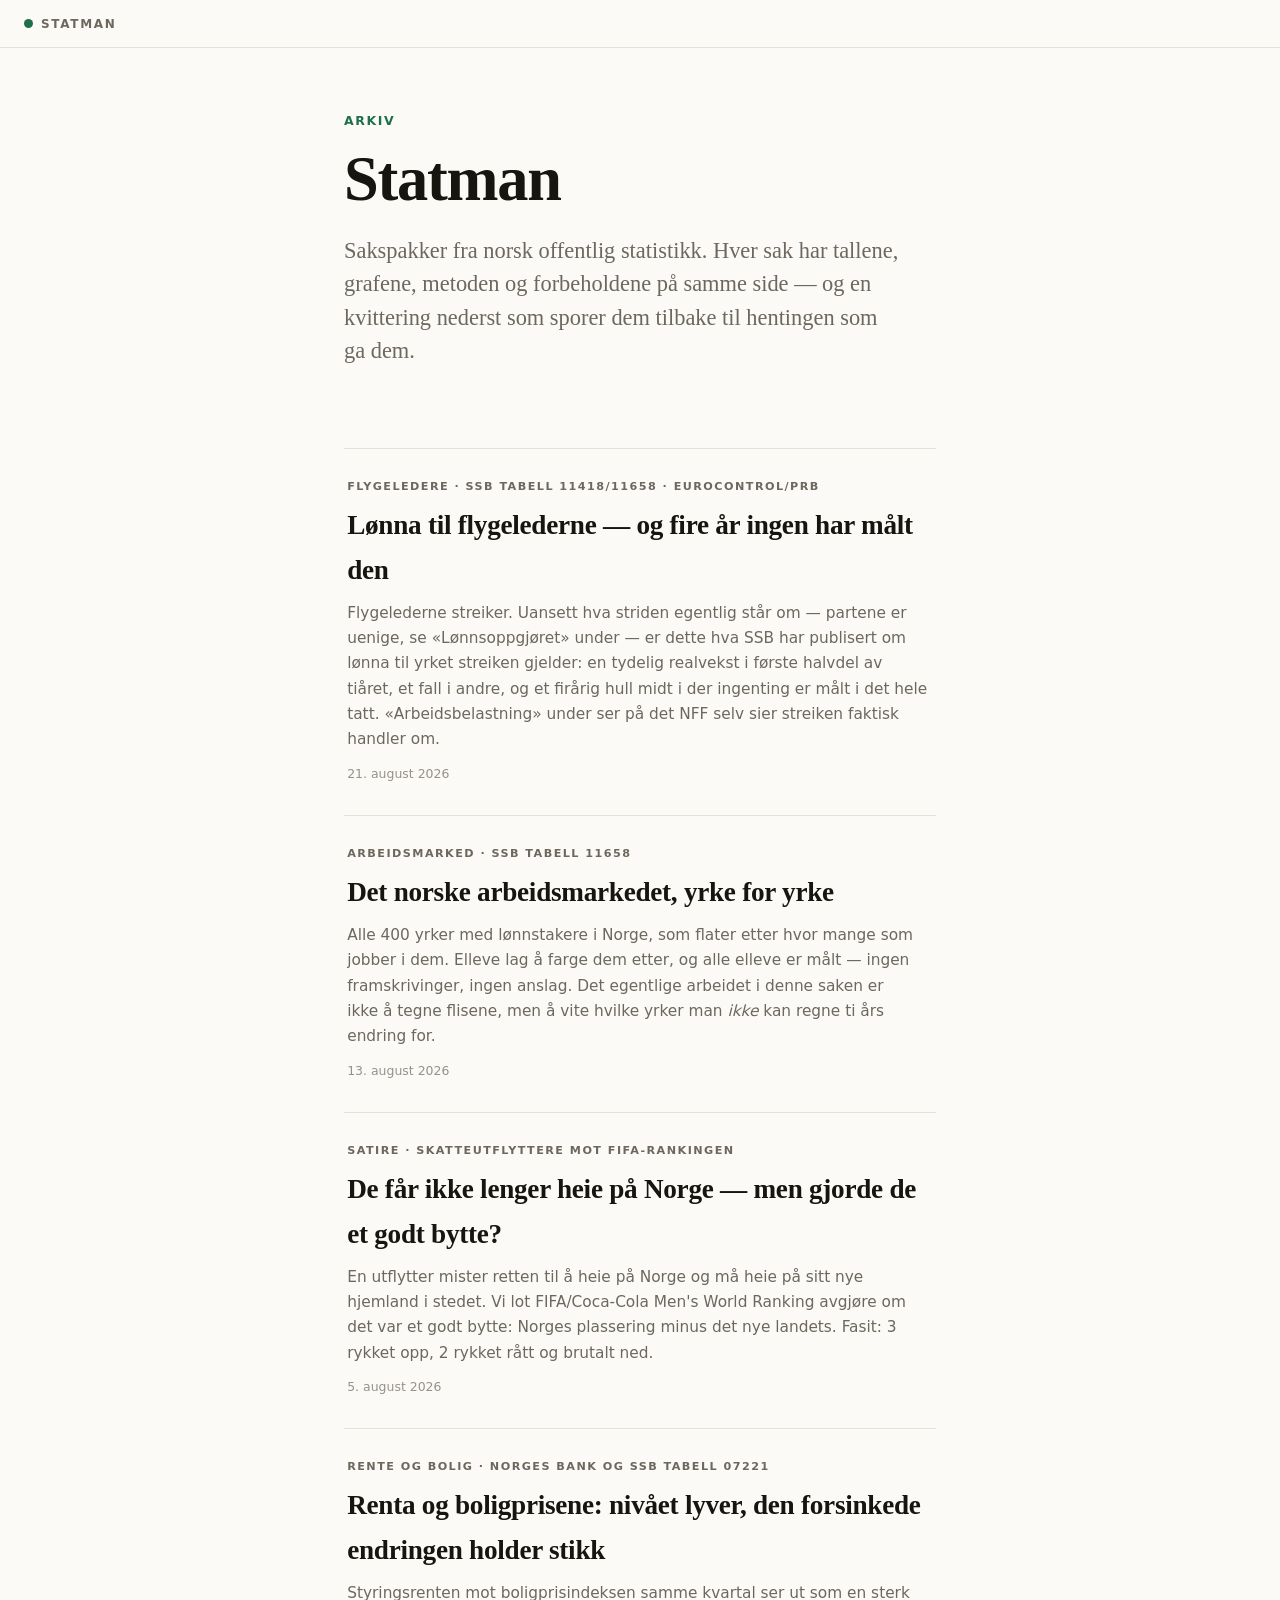
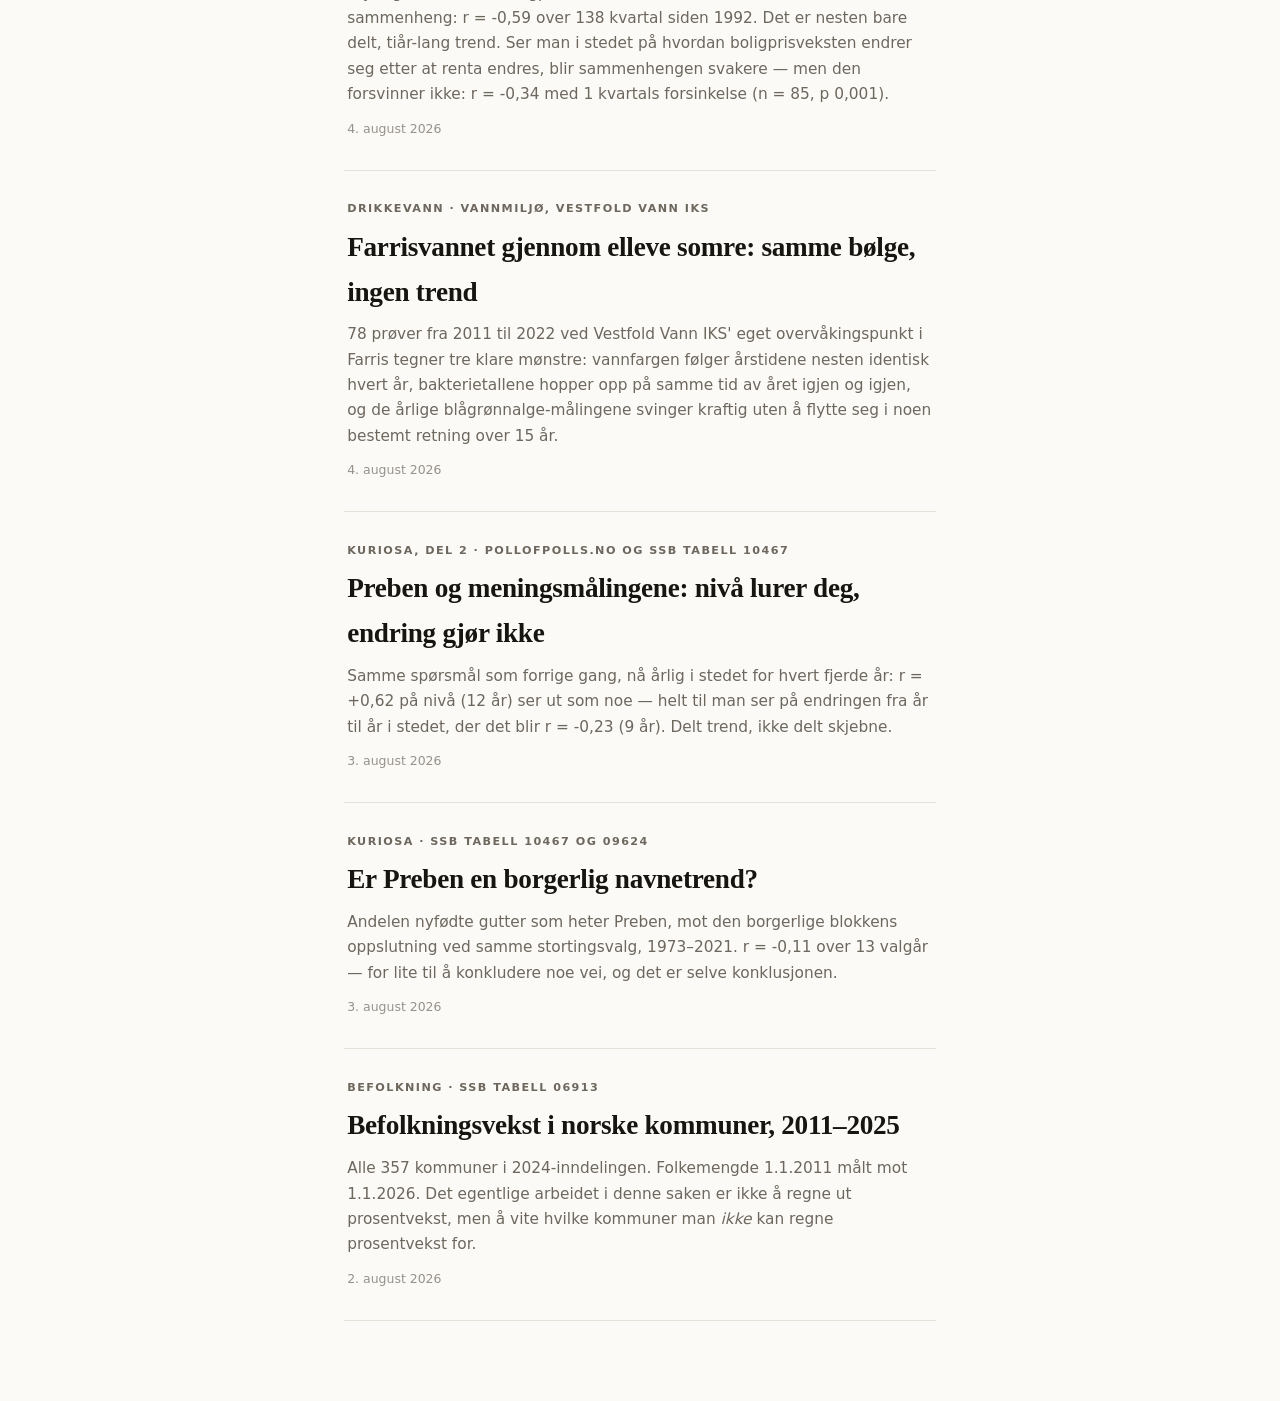
<file: docs/index.html>
<!doctype html>
<html lang="nb">
<head>
<meta charset="utf-8">
<meta name="viewport" content="width=device-width, initial-scale=1">
<title>Statman</title>
<meta name="description" content="Sakspakker fra norsk offentlig statistikk. Hver sak har tallene, grafene, metoden og forbeholdene på samme side — og en kvittering nederst som sporer dem tilbake til hentingen som ga dem.">
<meta name="generator" content="statman">
<meta name="color-scheme" content="light dark">
<link rel="icon" href="data:image/svg+xml,%3Csvg%20xmlns='http://www.w3.org/2000/svg'%20viewBox='0%200%2032%2032'%3E%3Crect%20width='32'%20height='32'%20rx='7'%20fill='%231f6f4a'/%3E%3Crect%20x='8'%20y='17'%20width='4'%20height='8'%20fill='%23fbfaf7'/%3E%3Crect%20x='14'%20y='11'%20width='4'%20height='14'%20fill='%23fbfaf7'/%3E%3Crect%20x='20'%20y='7'%20width='4'%20height='18'%20fill='%23fbfaf7'/%3E%3C/svg%3E">
<style>
/* Statman — publiseringslaget.
   Redaksjonelt og stramt. Ett tekstspenn, én aksentfarge, mye luft.
   Lekenheten ligger i det som ikke er nødvendig for å lese: kvitteringen,
   nøkkeltallene som teller opp, figurene som glir inn. Aldri i noe som
   flytter på et tall eller skjuler et forbehold. */

:root {
  color-scheme: light dark;

  --papir: #fbfaf7;
  --flate: #ffffff;
  --blekk: #16150f;
  --dempet: #6d675e;
  --svak: #97918a;
  --strek: #e6e1d8;
  --strek-mork: #d2ccc0;
  --aksent: #1f6f4a;
  --aksent-flate: #eaf3ee;
  --fall: #a33b32;
  --skygge: 0 1px 2px rgb(22 21 15 / 0.04), 0 8px 24px -12px rgb(22 21 15 / 0.16);

  --serif: ui-serif, "Iowan Old Style", "Palatino Linotype", Palatino, Georgia, serif;
  --sans: ui-sans-serif, system-ui, -apple-system, "Segoe UI", Roboto, Helvetica, sans-serif;
  --mono: ui-monospace, "SF Mono", SFMono-Regular, "JetBrains Mono", Menlo, Consolas, monospace;

  --spenn: 37rem;
  /* Hvor bredt en «full» figur får bli. Tekstspennet er 37rem fordi en
     linje ikke skal bli lang å lese; en figur har ikke det problemet, og
     et flisediagram med 400 flater har det motsatte. */
  --full-bredde: 90rem;
  --kant: 1.5rem;
  --runding: 10px;
}

@media (prefers-color-scheme: dark) {
  :root {
    --papir: #100f0d;
    --flate: #191814;
    --blekk: #eae6dd;
    --dempet: #9d968a;
    --svak: #7a7368;
    --strek: #2b2924;
    --strek-mork: #3a3730;
    --aksent: #6cc294;
    --aksent-flate: #16241d;
    --fall: #e08a80;
    --skygge: 0 1px 2px rgb(0 0 0 / 0.4), 0 8px 24px -12px rgb(0 0 0 / 0.7);
  }
}

*, *::before, *::after { box-sizing: border-box; }

html { -webkit-text-size-adjust: 100%; scroll-behavior: smooth; }
@media (prefers-reduced-motion: reduce) { html { scroll-behavior: auto; } }

body {
  margin: 0;
  background: var(--papir);
  color: var(--blekk);
  font-family: var(--sans);
  font-size: 1.0625rem;
  line-height: 1.65;
  font-synthesis-weight: none;
  -webkit-font-smoothing: antialiased;
  text-rendering: optimizeLegibility;
}

::selection { background: var(--aksent); color: var(--papir); }

a { color: inherit; text-decoration-color: var(--strek-mork); text-underline-offset: 3px; }
a:hover { text-decoration-color: var(--aksent); }

/* -------------------------------------------------------------- rammeverk */
.fremdrift {
  position: fixed; inset: 0 auto auto 0;
  height: 2px; width: 0;
  background: var(--aksent);
  z-index: 9;
  transition: width 80ms linear;
}
@media print { .fremdrift { display: none; } }

.ark {
  display: grid;
  grid-template-columns:
    [full-start] minmax(var(--kant), 1fr)
    [wide-start] minmax(0, 9rem)
    [text-start] min(var(--spenn), 100% - var(--kant) * 2) [text-end]
    minmax(0, 9rem) [wide-end]
    minmax(var(--kant), 1fr) [full-end];
  padding-bottom: 5rem;
  counter-reset: seksjon;
}
.ark > * { grid-column: text; }

/* Seksjonene arver kolonnene fra arket, så en figur eller en tabell inne i
   en seksjon kan bryte ut av tekstspennet. Uten subgrid ville hver seksjon
   vært en boks som klemte alt inn i teksten igjen. Faller pent tilbake:
   uten støtte blir alt stående i tekstspennet. */
@supports (grid-template-columns: subgrid) {
  .ark > section {
    grid-column: full;
    display: grid;
    grid-template-columns: subgrid;
  }
  .ark > section > * { grid-column: text; }
  .ark > section > .noekkeltall,
  .ark > section > .tabell-hylse,
  .ark > section > .figur.bred { grid-column: wide; }
  .ark > section > .figur.full { grid-column: full; }
}

/* ------------------------------------------------------------------- topp */
.merke {
  grid-column: full;
  display: flex; align-items: center; gap: 0.5rem;
  padding: 1.1rem var(--kant);
  font: 600 0.75rem/1 var(--sans);
  letter-spacing: 0.14em; text-transform: uppercase;
  color: var(--dempet);
  border-bottom: 1px solid var(--strek);
  margin-bottom: 4rem;
}
.merke a { text-decoration: none; }
.merke a:hover { color: var(--aksent); }
.merke .frø {
  width: 9px; height: 9px; border-radius: 50%;
  background: var(--aksent);
  box-shadow: 0 0 0 0 color-mix(in oklab, var(--aksent) 55%, transparent);
  animation: puls 3.2s ease-out infinite;
}
@keyframes puls {
  0%   { box-shadow: 0 0 0 0 color-mix(in oklab, var(--aksent) 55%, transparent); }
  70%  { box-shadow: 0 0 0 9px color-mix(in oklab, var(--aksent) 0%, transparent); }
  100% { box-shadow: 0 0 0 0 color-mix(in oklab, var(--aksent) 0%, transparent); }
}

.stikk {
  margin: 0 0 1rem;
  font: 600 0.78rem/1.4 var(--sans);
  letter-spacing: 0.13em; text-transform: uppercase;
  color: var(--aksent);
}

h1 {
  margin: 0;
  font-family: var(--serif);
  font-size: clamp(2.3rem, 1.3rem + 3.6vw, 3.9rem);
  font-weight: 600;
  line-height: 1.05;
  letter-spacing: -0.02em;
  text-wrap: balance;
}

.ingress {
  margin: 1.4rem 0 0;
  font-family: var(--serif);
  font-size: clamp(1.15rem, 1rem + 0.6vw, 1.4rem);
  line-height: 1.5;
  color: var(--dempet);
  text-wrap: pretty;
}

.datolinje {
  margin: 1.6rem 0 0;
  padding-top: 1.4rem;
  border-top: 1px solid var(--strek);
  font-size: 0.83rem;
  color: var(--svak);
  letter-spacing: 0.02em;
}

/* --------------------------------------------------------------- seksjoner */
section { margin-top: 3.5rem; }
section:first-of-type { margin-top: 3rem; }

h2 {
  counter-increment: seksjon;
  display: flex; align-items: baseline; gap: 0.75rem;
  margin: 0 0 1.4rem;
  font-family: var(--serif);
  font-size: clamp(1.5rem, 1.2rem + 1vw, 1.95rem);
  font-weight: 600;
  letter-spacing: -0.01em;
  scroll-margin-top: 2rem;
}
h2::before {
  content: counter(seksjon, decimal-leading-zero);
  flex: none;
  font: 600 0.72rem/1.9 var(--sans);
  letter-spacing: 0.1em;
  color: var(--aksent);
  border-bottom: 2px solid var(--aksent);
}

p { margin: 0 0 1.1rem; text-wrap: pretty; }
strong { font-weight: 650; }
code {
  font-family: var(--mono);
  font-size: 0.87em;
  background: var(--aksent-flate);
  padding: 0.1em 0.35em;
  border-radius: 4px;
}

/* --------------------------------------------------------------- funnliste */
.funn { margin: 0 0 1.4rem; padding: 0; list-style: none; }
.funn li {
  position: relative;
  padding: 0 0 0 1.5rem;
  margin-bottom: 0.85rem;
}
.funn li::before {
  content: "";
  position: absolute; left: 0; top: 0.62em;
  width: 7px; height: 7px;
  border-radius: 2px;
  background: var(--aksent);
  transform: rotate(45deg);
  transition: transform 220ms ease;
}
.funn li:hover::before { transform: rotate(135deg) scale(1.15); }

/* -------------------------------------------------------------- nøkkeltall */
.noekkeltall {
  display: grid;
  grid-template-columns: repeat(auto-fit, minmax(min(100%, 9.5rem), 1fr));
  margin: 2.2rem 0;
  background: var(--flate);
  border: 1px solid var(--strek);
  border-radius: var(--runding);
  overflow: hidden;
}
/* Skillelinjene ligger på cellene, ikke i mellomrommet mellom dem. Det
   koster negative marginer, men et rutenett som ikke går opp får da tomrom
   i kortfargen i stedet for en grå flekk. */
.noekkeltall div {
  padding: 1.15rem 1.25rem;
  margin: 0 -1px -1px 0;
  border-right: 1px solid var(--strek);
  border-bottom: 1px solid var(--strek);
}
.noekkeltall .tall {
  display: block;
  font-family: var(--serif);
  font-size: clamp(1.7rem, 1.4rem + 1.2vw, 2.3rem);
  font-weight: 600;
  line-height: 1.1;
  letter-spacing: -0.02em;
  font-variant-numeric: tabular-nums;
}
.noekkeltall .etikett {
  display: block;
  margin-top: 0.45rem;
  font-size: 0.78rem;
  line-height: 1.35;
  letter-spacing: 0.06em;
  text-transform: uppercase;
  color: var(--dempet);
}
.noekkeltall .merknad {
  display: block;
  margin-top: 0.3rem;
  font-size: 0.78rem;
  color: var(--svak);
}

/* ------------------------------------------------------------------ figurer */
.figur { margin: 2.6rem 0; }
/* `width: 100%` er ikke overflødig. Uten den gjør `margin-inline: auto` at
   figuren blir en shrink-to-fit-boks: automargene suger opp ledig plass, og
   bredden bestemmes av det bredeste barnet med egen intrinsisk bredde. For
   en PNG er det bildet, som er bredt nok til at ingen merker det. For en
   figur sida tegner selv er det *bildeteksten*, som er begrenset til
   tekstspennet — så flisediagrammet rendret på 592 piksler der det skulle
   hatt 1440, og all skrift i det ble halvert. */
.figur.full {
  width: 100%;
  max-width: var(--full-bredde);
  margin-inline: auto;
}
.figur a { display: block; text-decoration: none; }
.figur img {
  display: block; width: 100%; height: auto;
  border: 1px solid var(--strek);
  border-radius: var(--runding);
  background: #fff;
  box-shadow: var(--skygge);
  transition: transform 260ms cubic-bezier(.2,.7,.3,1), box-shadow 260ms ease;
}
.figur a:hover img { transform: translateY(-3px); box-shadow: 0 1px 2px rgb(22 21 15 / .05), 0 20px 44px -20px rgb(22 21 15 / .3); }
.figur figcaption {
  margin-top: 0.85rem;
  font-size: 0.87rem;
  line-height: 1.55;
  color: var(--dempet);
  max-width: var(--spenn);
}
.figur .kilde { display: block; margin-top: 0.25rem; color: var(--svak); font-size: 0.8rem; }

/* Glir inn ved scroll. Slås av av .rolig, som JS setter når brukeren har
   bedt om mindre bevegelse. */
body:not(.rolig) .avslor {
  opacity: 0;
  transform: translateY(14px);
}
body:not(.rolig) .avslor.synlig {
  opacity: 1;
  transform: none;
  transition: opacity 620ms ease, transform 620ms cubic-bezier(.2,.7,.3,1);
}

/* ------------------------------------------------------------------ tabeller */
.tabell-hylse {
  margin: 2.2rem 0;
  overflow-x: auto;
  border: 1px solid var(--strek);
  border-radius: var(--runding);
  background: var(--flate);
}
table { width: 100%; border-collapse: collapse; font-size: 0.9rem; }
thead th {
  position: sticky; top: 0;
  background: var(--flate);
  border-bottom: 1px solid var(--strek-mork);
  padding: 0.75rem 1rem;
  text-align: left;
  font-weight: 600;
  font-size: 0.76rem;
  letter-spacing: 0.07em;
  text-transform: uppercase;
  color: var(--dempet);
  white-space: nowrap;
}
th.h {
  cursor: pointer;
  user-select: none;
  transition: color 160ms ease;
}
th.h:hover { color: var(--aksent); }
th.h::after {
  content: "↕";
  margin-left: 0.4em;
  opacity: 0.28;
  font-size: 0.9em;
}
th.h[data-vei="opp"]::after   { content: "↑"; opacity: 1; color: var(--aksent); }
th.h[data-vei="ned"]::after   { content: "↓"; opacity: 1; color: var(--aksent); }
tbody td {
  padding: 0.6rem 1rem;
  border-top: 1px solid var(--strek);
  font-variant-numeric: tabular-nums;
}
tbody tr { transition: background 140ms ease; }
tbody tr:hover { background: var(--aksent-flate); }
td.right, th.right { text-align: right; }
.tabell-tekst { margin: -1.4rem 0 2.2rem; font-size: 0.85rem; color: var(--svak); }

/* ----------------------------------------------------------------- forbehold */
.forbehold h2::before { color: var(--fall); border-color: var(--fall); }
.forbehold p.hvorfor { color: var(--dempet); font-size: 0.95rem; }
details {
  border-top: 1px solid var(--strek);
  padding: 0.15rem 0;
}
details:last-of-type { border-bottom: 1px solid var(--strek); }
summary {
  display: flex; align-items: baseline; gap: 0.7rem;
  padding: 0.9rem 0;
  cursor: pointer;
  list-style: none;
  font-weight: 600;
  font-size: 0.98rem;
}
summary::-webkit-details-marker { display: none; }
summary::before {
  content: "+";
  flex: none;
  width: 1.1rem;
  font: 400 1.1rem/1 var(--mono);
  color: var(--aksent);
  transition: transform 220ms cubic-bezier(.2,.7,.3,1);
}
details[open] summary::before { transform: rotate(45deg); }
summary .enhet { font-weight: 400; color: var(--svak); font-size: 0.85rem; }
summary:hover { color: var(--aksent); }
details ul { margin: 0 0 1.1rem; padding-left: 1.85rem; }
details li { margin-bottom: 0.5rem; font-size: 0.94rem; color: var(--dempet); }
details li.brudd::marker { color: var(--fall); }
details .kilde-linje {
  margin: 0 0 0.8rem 1.85rem;
  font-size: 0.82rem;
  color: var(--svak);
}

/* --------------------------------------------------------------------- filer */
.filer { margin: 0; padding: 0; list-style: none; }
.filer li { border-top: 1px solid var(--strek); }
.filer li:last-child { border-bottom: 1px solid var(--strek); }
.filer a {
  display: flex; flex-wrap: wrap; align-items: baseline; gap: 0.2rem 0.9rem;
  padding: 0.8rem 0.2rem;
  text-decoration: none;
  transition: padding-left 200ms cubic-bezier(.2,.7,.3,1), background 160ms ease;
}
.filer a:hover { padding-left: 0.7rem; background: var(--aksent-flate); }
.filer .navn { font-family: var(--mono); font-size: 0.86rem; color: var(--aksent); }
.filer .om { color: var(--dempet); font-size: 0.9rem; }

/* --------------------------------------------------------------- kvitteringen */
/* Proveniensen satt som en kassalapp. Den er der fordi det er det systemet
   gjør best: et publisert tall skal kunne spores tilbake til hentingen som
   ga det, også av noen som bare har denne sida. */
.kvittering {
  --pad: 1.5rem;
  position: relative;
  margin: 4.5rem 0 0;
  padding: var(--pad);
  background: var(--flate);
  border: 1px solid var(--strek);
  border-bottom: 0;
  border-radius: var(--runding) var(--runding) 0 0;
  box-shadow: var(--skygge);
  font-family: var(--mono);
  font-size: 0.78rem;
  line-height: 1.9;
  color: var(--dempet);
}
.kvittering::after {
  content: "";
  position: absolute; left: -1px; right: -1px; bottom: -11px;
  height: 12px;
  background: var(--flate);
  border-inline: 1px solid var(--strek);
  -webkit-mask: linear-gradient(-45deg, #0000 8px, #000 0) 0 0 / 16px 100% repeat-x;
          mask: linear-gradient(-45deg, #0000 8px, #000 0) 0 0 / 16px 100% repeat-x;
}
.kvittering h2 {
  display: block;
  margin: 0 0 1rem;
  font: 600 0.72rem/1 var(--sans);
  letter-spacing: 0.18em;
  text-transform: uppercase;
  color: var(--blekk);
  text-align: center;
}
.kvittering h2::before { content: none; }
.kvittering hr {
  border: 0;
  border-top: 1px dashed var(--strek-mork);
  margin: 0.9rem 0;
}
.kvittering dl {
  display: grid;
  grid-template-columns: minmax(6rem, auto) 1fr;
  gap: 0.1rem 1.2rem;
  margin: 0;
}
@media (max-width: 32rem) {
  .kvittering dl { grid-template-columns: 1fr; }
  .kvittering dt { margin-top: 0.6rem; }
}
.kvittering dt { color: var(--svak); white-space: nowrap; }
.kvittering dd { margin: 0; overflow-wrap: anywhere; color: var(--blekk); }
.kvittering .bunn { margin: 0.9rem 0 0; text-align: center; color: var(--svak); }

/* ------------------------------------------------------------------- arkivet */
.arkiv { list-style: none; margin: 2rem 0 0; padding: 0; }
.arkiv li { border-top: 1px solid var(--strek); }
.arkiv li:last-child { border-bottom: 1px solid var(--strek); }
.arkiv a {
  display: block;
  padding: 1.9rem 0.2rem;
  text-decoration: none;
  transition: padding-left 260ms cubic-bezier(.2,.7,.3,1), background 180ms ease;
}
.arkiv a:hover { padding-left: 0.9rem; background: var(--aksent-flate); }
.arkiv .stikk { margin-bottom: 0.5rem; font-size: 0.7rem; }
.arkiv h2 {
  display: block;
  margin: 0 0 0.5rem;
  font-size: clamp(1.35rem, 1.15rem + 0.8vw, 1.7rem);
}
.arkiv h2::before { content: none; }
.arkiv p { margin: 0; color: var(--dempet); font-size: 0.96rem; }
.arkiv time { display: block; margin-top: 0.7rem; font-size: 0.78rem; color: var(--svak); font-variant-numeric: tabular-nums; }
.tomt { color: var(--svak); font-style: italic; }

/* --------------------------------------------------------------------- print */
@media print {
  body { background: #fff; font-size: 10.5pt; }
  .merke, .fremdrift { display: none; }
  .figur img { box-shadow: none; }
  details { break-inside: avoid; }
  details:not([open]) > *:not(summary) { display: block !important; }
  .kvittering { box-shadow: none; break-inside: avoid; }
  a { text-decoration: none; }
}
</style>
</head>
<body>
<div class="fremdrift" id="fremdrift"></div>
<article class="ark"><div class="merke"><span class="frø"></span>Statman</div><header><p class="stikk">Arkiv</p><h1>Statman</h1><p class="ingress">Sakspakker fra norsk offentlig statistikk. Hver sak har tallene, grafene, metoden og forbeholdene på samme side — og en kvittering nederst som sporer dem tilbake til hentingen som ga dem.</p></header><section><ul class="arkiv"><li><a href="flygeledere_lonn/index.html"><p class="stikk">Flygeledere · SSB tabell 11418/11658 · EUROCONTROL/PRB</p><h2>Lønna til flygelederne — og fire år ingen har målt den</h2><p>Flygelederne streiker. Uansett hva striden egentlig står om — partene er uenige, se «Lønnsoppgjøret» under — er dette hva SSB har publisert om lønna til yrket streiken gjelder: en tydelig realvekst i første halvdel av tiåret, et fall i andre, og et firårig hull midt i der ingenting er målt i det hele tatt. «Arbeidsbelastning» under ser på det NFF selv sier streiken faktisk handler om.</p><time datetime="2026-08-21">21. august 2026</time></a></li><li><a href="arbeidsmarked_yrke/index.html"><p class="stikk">Arbeidsmarked · SSB tabell 11658</p><h2>Det norske arbeidsmarkedet, yrke for yrke</h2><p>Alle 400 yrker med lønnstakere i Norge, som flater etter hvor mange som jobber i dem. Elleve lag å farge dem etter, og alle elleve er målt — ingen framskrivinger, ingen anslag. Det egentlige arbeidet i denne saken er ikke å tegne flisene, men å vite hvilke yrker man <em>ikke</em> kan regne ti års endring for.</p><time datetime="2026-08-13">13. august 2026</time></a></li><li><a href="utflyttere_fifa/index.html"><p class="stikk">Satire · Skatteutflyttere mot FIFA-rankingen</p><h2>De får ikke lenger heie på Norge — men gjorde de et godt bytte?</h2><p>En utflytter mister retten til å heie på Norge og må heie på sitt nye hjemland i stedet. Vi lot FIFA/Coca-Cola Men&#x27;s World Ranking avgjøre om det var et godt bytte: Norges plassering minus det nye landets. Fasit: 3 rykket opp, 2 rykket rått og brutalt ned.</p><time datetime="2026-08-05">5. august 2026</time></a></li><li><a href="rente_bolig/index.html"><p class="stikk">Rente og bolig · Norges Bank og SSB tabell 07221</p><h2>Renta og boligprisene: nivået lyver, den forsinkede endringen holder stikk</h2><p>Styringsrenten mot boligprisindeksen samme kvartal ser ut som en sterk sammenheng: r = -0,59 over 138 kvartal siden 1992. Det er nesten bare delt, tiår-lang trend. Ser man i stedet på hvordan boligprisveksten endrer seg etter at renta endres, blir sammenhengen svakere — men den forsvinner ikke: r = -0,34 med 1 kvartals forsinkelse (n = 85, p 0,001).</p><time datetime="2026-08-04">4. august 2026</time></a></li><li><a href="farris_vannkvalitet/index.html"><p class="stikk">Drikkevann · Vannmiljø, Vestfold Vann IKS</p><h2>Farrisvannet gjennom elleve somre: samme bølge, ingen trend</h2><p>78 prøver fra 2011 til 2022 ved Vestfold Vann IKS&#x27; eget overvåkingspunkt i Farris tegner tre klare mønstre: vannfargen følger årstidene nesten identisk hvert år, bakterietallene hopper opp på samme tid av året igjen og igjen, og de årlige blågrønnalge-målingene svinger kraftig uten å flytte seg i noen bestemt retning over 15 år.</p><time datetime="2026-08-04">4. august 2026</time></a></li><li><a href="preben_meningsmalinger/index.html"><p class="stikk">Kuriosa, del 2 · pollofpolls.no og SSB tabell 10467</p><h2>Preben og meningsmålingene: nivå lurer deg, endring gjør ikke</h2><p>Samme spørsmål som forrige gang, nå årlig i stedet for hvert fjerde år: r = +0,62 på nivå (12 år) ser ut som noe — helt til man ser på endringen fra år til år i stedet, der det blir r = -0,23 (9 år). Delt trend, ikke delt skjebne.</p><time datetime="2026-08-03">3. august 2026</time></a></li><li><a href="preben_borgerlig/index.html"><p class="stikk">Kuriosa · SSB tabell 10467 og 09624</p><h2>Er Preben en borgerlig navnetrend?</h2><p>Andelen nyfødte gutter som heter Preben, mot den borgerlige blokkens oppslutning ved samme stortingsvalg, 1973–2021. r = -0,11 over 13 valgår — for lite til å konkludere noe vei, og det er selve konklusjonen.</p><time datetime="2026-08-03">3. august 2026</time></a></li><li><a href="befolkningsvekst_kommune/index.html"><p class="stikk">Befolkning · SSB tabell 06913</p><h2>Befolkningsvekst i norske kommuner, 2011–2025</h2><p>Alle 357 kommuner i 2024-inndelingen. Folkemengde 1.1.2011 målt mot 1.1.2026. Det egentlige arbeidet i denne saken er ikke å regne ut prosentvekst, men å vite hvilke kommuner man <em>ikke</em> kan regne prosentvekst for.</p><time datetime="2026-08-02">2. august 2026</time></a></li></ul></section></article>
<script>
/* Statman — publiseringslaget.
   Fire små ting: lesefremdrift, tall som teller opp, figurer som glir inn,
   tabeller som kan sorteres. Ingenting her endrer et tall, og sida er fullt
   lesbar uten skript i det hele tatt. */
(function () {
  "use strict";

  var rolig = window.matchMedia("(prefers-reduced-motion: reduce)").matches;
  if (rolig) document.body.classList.add("rolig");

  /* ------------------------------------------------------ lesefremdrift */
  var stripe = document.getElementById("fremdrift");
  if (stripe) {
    var ventende = false;
    var tegn = function () {
      ventende = false;
      var h = document.documentElement;
      var strekk = h.scrollHeight - h.clientHeight;
      var del = strekk > 0 ? h.scrollTop / strekk : 0;
      stripe.style.width = Math.min(100, Math.max(0, del * 100)).toFixed(2) + "%";
    };
    addEventListener("scroll", function () {
      if (!ventende) { ventende = true; requestAnimationFrame(tegn); }
    }, { passive: true });
    addEventListener("resize", tegn, { passive: true });
    tegn();
  }

  /* --------------------------------------------------------- norske tall */
  // "+707 095", "14,4 %", "−22,1 %" -> {før, tall, desimaler, etter}
  // Tallet får ikke slutte på mellomrom — ellers spiser det opp det harde
  // mellomrommet foran «%» og «øre», og enheten klistrer seg til tallet.
  var TALL = /^(.*?)(\d(?:[\d\s]*\d)?(?:,\d+)?)(.*)$/s;

  function les(tekst) {
    var m = TALL.exec(tekst);
    if (!m) return null;
    var rå = m[2].replace(/\s/g, "").replace(",", ".");
    var verdi = parseFloat(rå);
    if (!isFinite(verdi)) return null;
    var komma = m[2].indexOf(",");
    return {
      før: m[1],
      verdi: verdi,
      desimaler: komma === -1 ? 0 : m[2].length - komma - 1,
      etter: m[3]
    };
  }

  function skriv(del, verdi) {
    return del.før + verdi.toLocaleString("nb-NO", {
      minimumFractionDigits: del.desimaler,
      maximumFractionDigits: del.desimaler
    }) + del.etter;
  }

  /* ------------------------------------------- nøkkeltall som teller opp */
  function tell(el) {
    var del = les(el.textContent);
    if (!del) return;
    var start = performance.now();
    var varighet = 900;
    var steg = function (nå) {
      var t = Math.min(1, (nå - start) / varighet);
      var lettet = 1 - Math.pow(1 - t, 3);
      el.textContent = skriv(del, del.verdi * lettet);
      if (t < 1) requestAnimationFrame(steg);
      else el.textContent = skriv(del, del.verdi);
    };
    requestAnimationFrame(steg);
  }

  /* ------------------------------------------------ avsløring ved scroll */
  var mål = document.querySelectorAll(".avslor");
  if (!rolig && "IntersectionObserver" in window) {
    var kikker = new IntersectionObserver(function (poster) {
      poster.forEach(function (post) {
        if (!post.isIntersecting) return;
        post.target.classList.add("synlig");
        post.target.querySelectorAll(".tall").forEach(tell);
        kikker.unobserve(post.target);
      });
    }, { rootMargin: "0px 0px -8% 0px", threshold: 0.12 });
    mål.forEach(function (el) { kikker.observe(el); });
  } else {
    mål.forEach(function (el) { el.classList.add("synlig"); });
  }

  /* ---------------------------------------------------- sorterbare tabeller */
  document.querySelectorAll("table[data-sorterbar]").forEach(function (tabell) {
    var kropp = tabell.tBodies[0];
    if (!kropp) return;
    var opprinnelig = Array.prototype.slice.call(kropp.rows);

    tabell.querySelectorAll("thead th").forEach(function (th, kol) {
      th.classList.add("h");
      th.tabIndex = 0;
      th.setAttribute("role", "button");

      var sorter = function () {
        var vei = th.dataset.vei === "ned" ? "opp" : th.dataset.vei === "opp" ? "" : "ned";
        tabell.querySelectorAll("thead th").forEach(function (annen) {
          delete annen.dataset.vei;
          annen.removeAttribute("aria-sort");
        });

        if (!vei) {
          opprinnelig.forEach(function (rad) { kropp.appendChild(rad); });
          return;
        }
        th.dataset.vei = vei;
        th.setAttribute("aria-sort", vei === "ned" ? "descending" : "ascending");

        var retning = vei === "ned" ? -1 : 1;
        var rader = Array.prototype.slice.call(kropp.rows);
        rader.sort(function (a, b) {
          var ta = a.cells[kol].textContent.trim();
          var tb = b.cells[kol].textContent.trim();
          var na = les(ta), nb = les(tb);
          // Bare tallsortering når hele kolonneparet er tall. Ellers
          // ville «Nes» og «1806» blitt sammenlignet på hver sin skala.
          if (na && nb && /^[^\p{L}]*$/u.test(ta.replace(/[%\s]/g, ""))) {
            var fa = /^\s*[-−]/.test(ta) ? -na.verdi : na.verdi;
            var fb = /^\s*[-−]/.test(tb) ? -nb.verdi : nb.verdi;
            return (fa - fb) * retning;
          }
          return ta.localeCompare(tb, "nb") * retning;
        });
        rader.forEach(function (rad) { kropp.appendChild(rad); });
      };

      th.addEventListener("click", sorter);
      th.addEventListener("keydown", function (e) {
        if (e.key === "Enter" || e.key === " ") { e.preventDefault(); sorter(); }
      });
    });
  });
})();
</script>
</body>
</html>
</file>
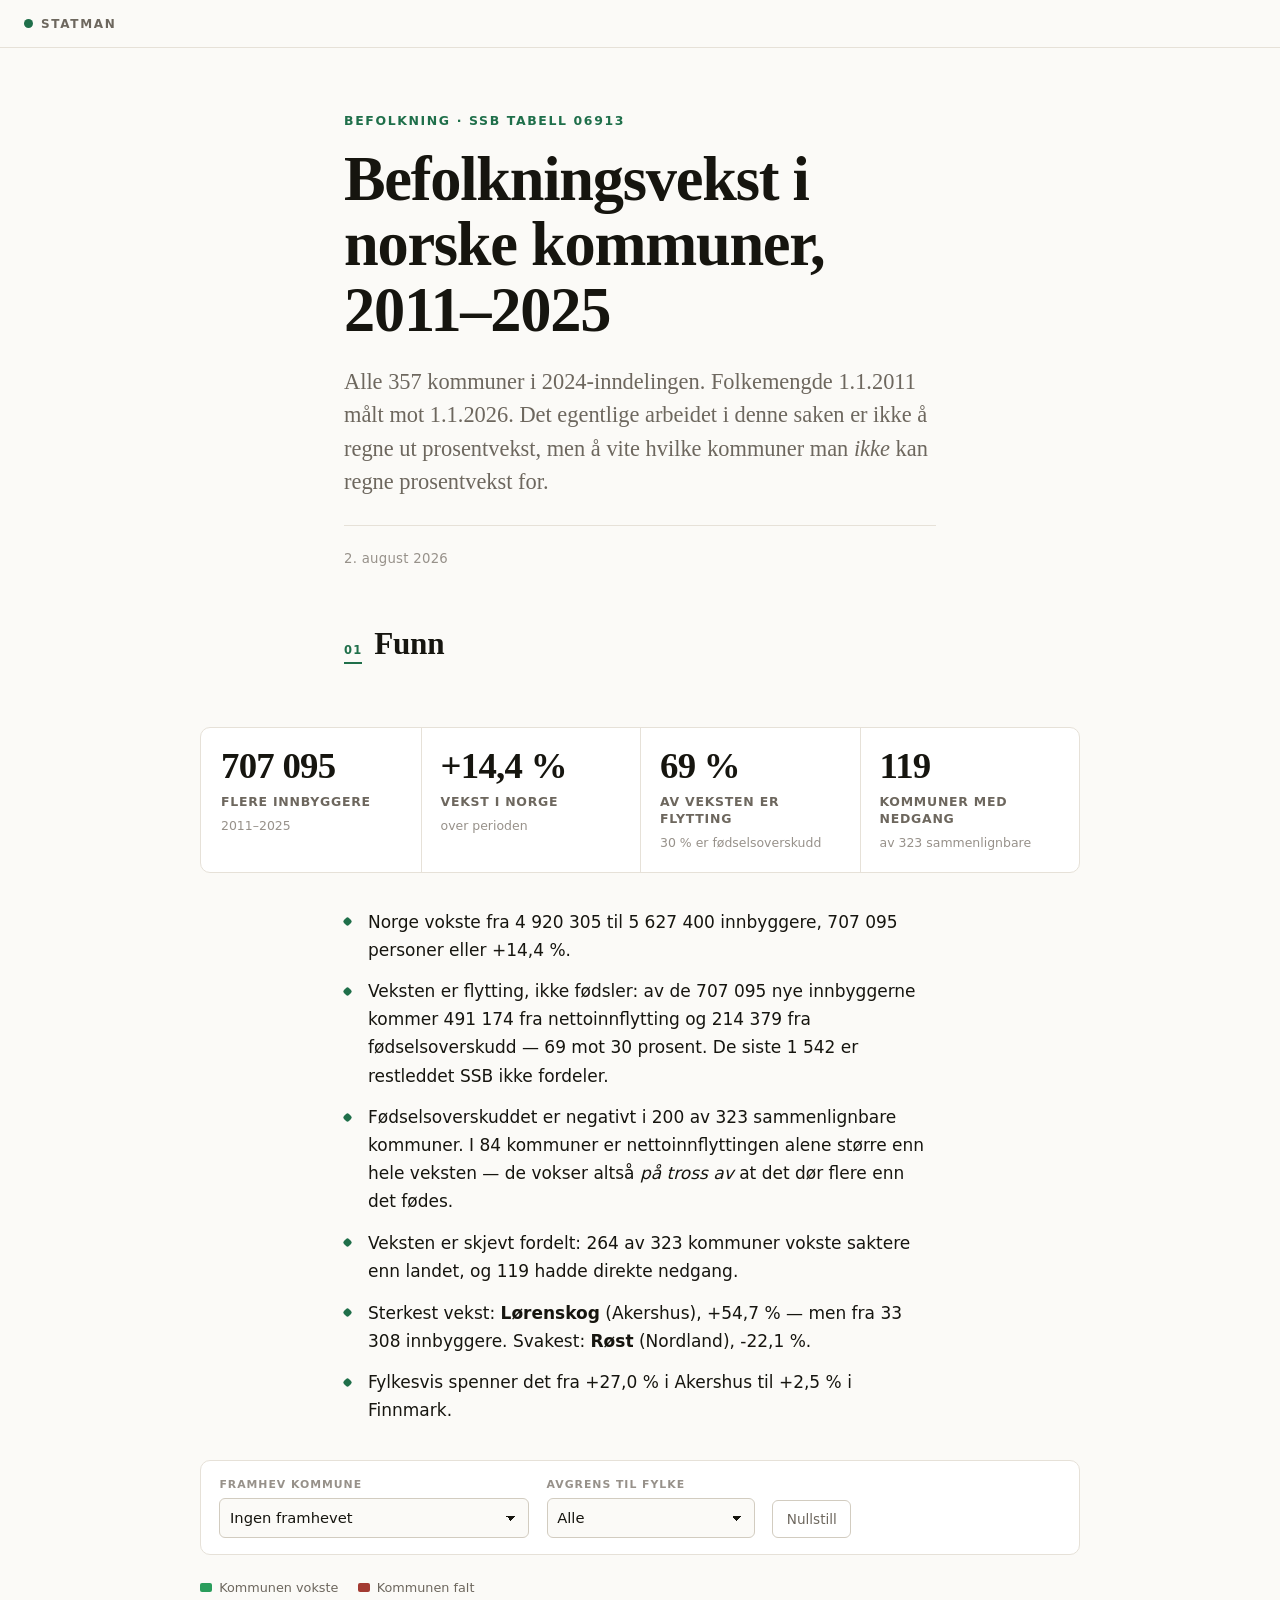
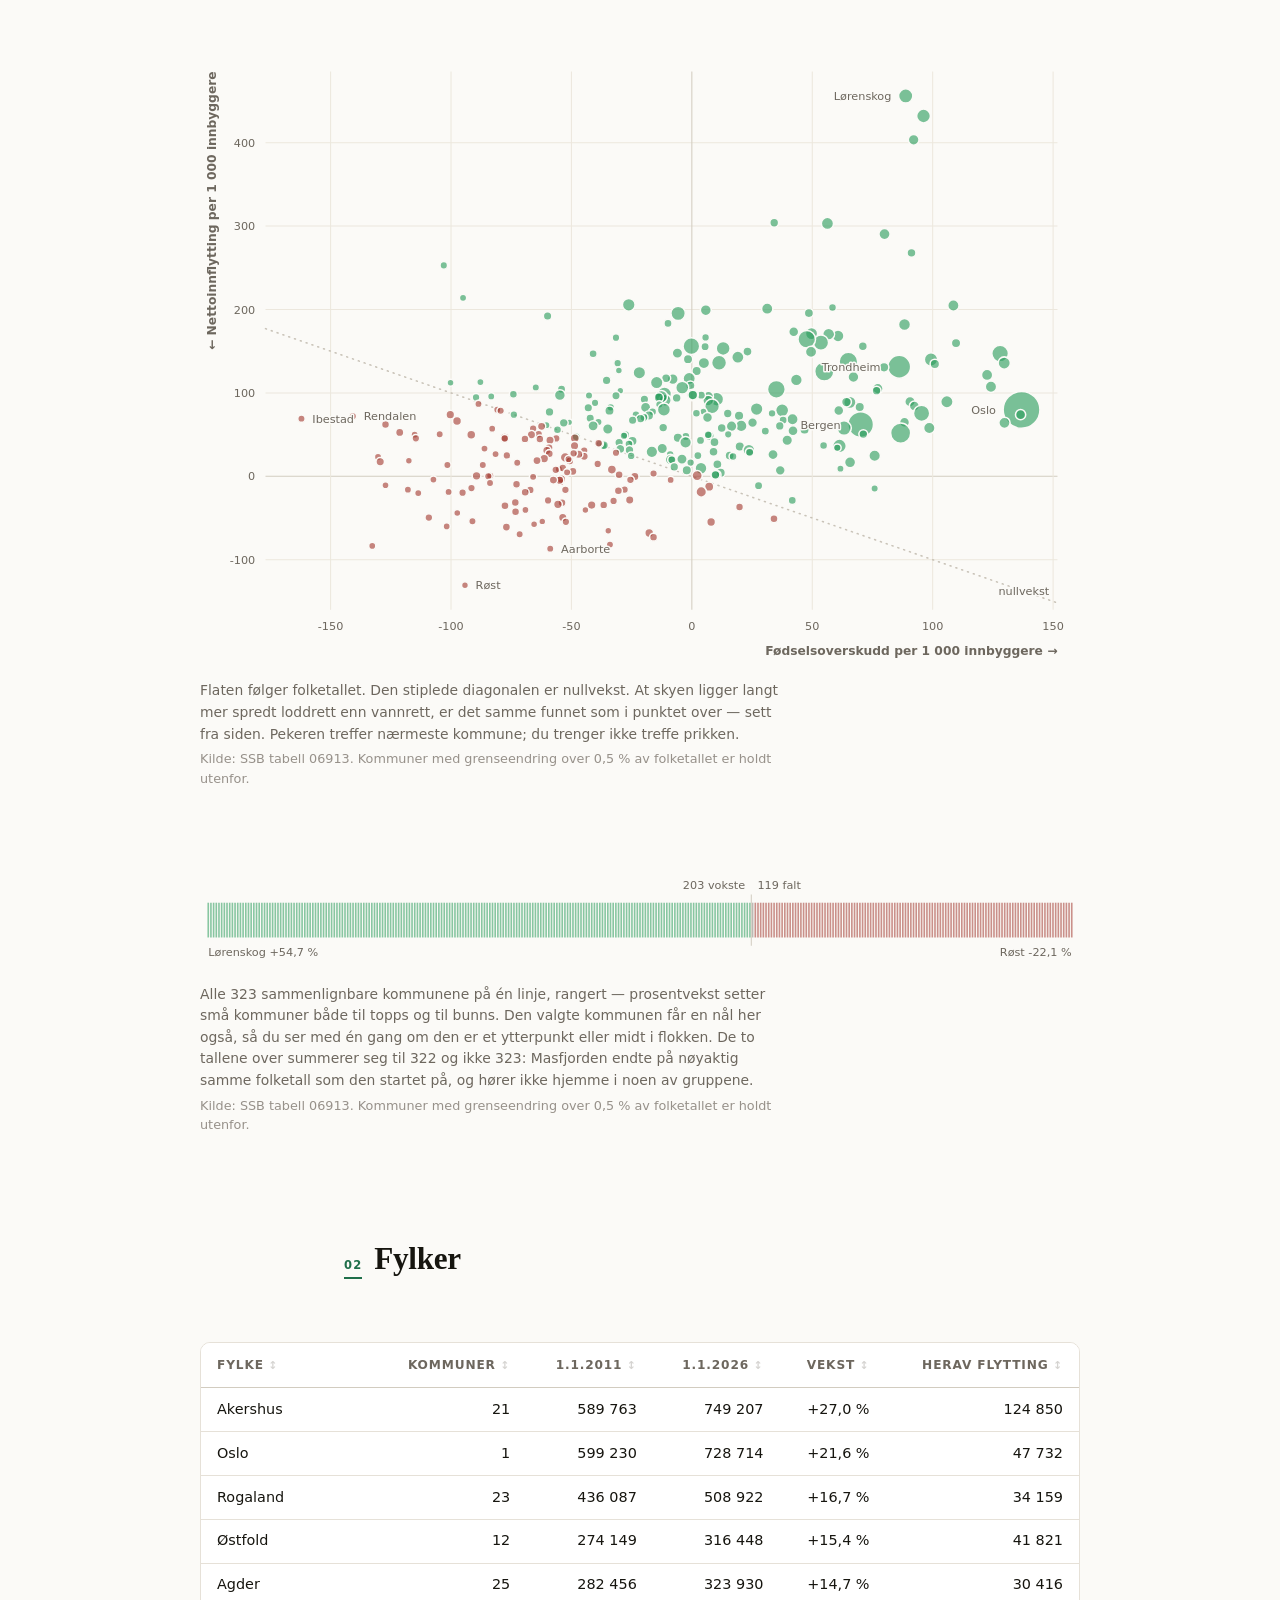
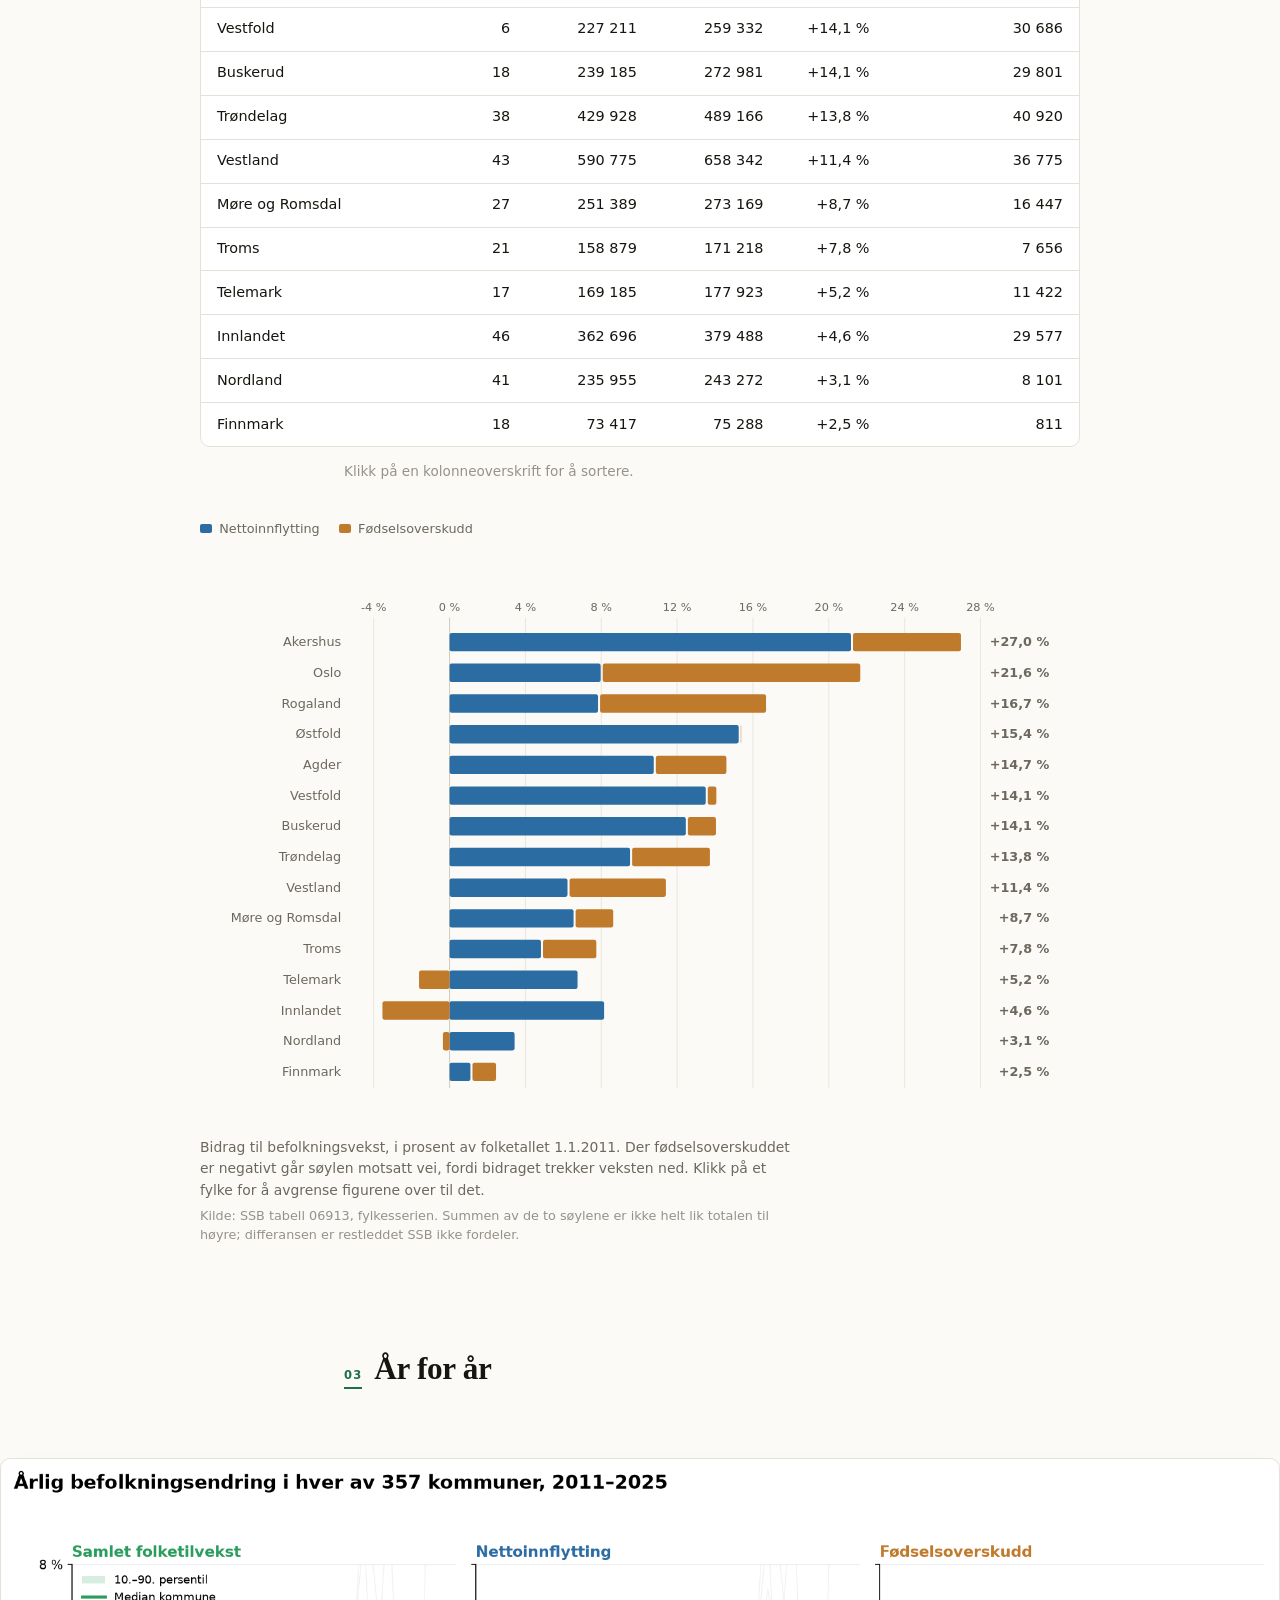
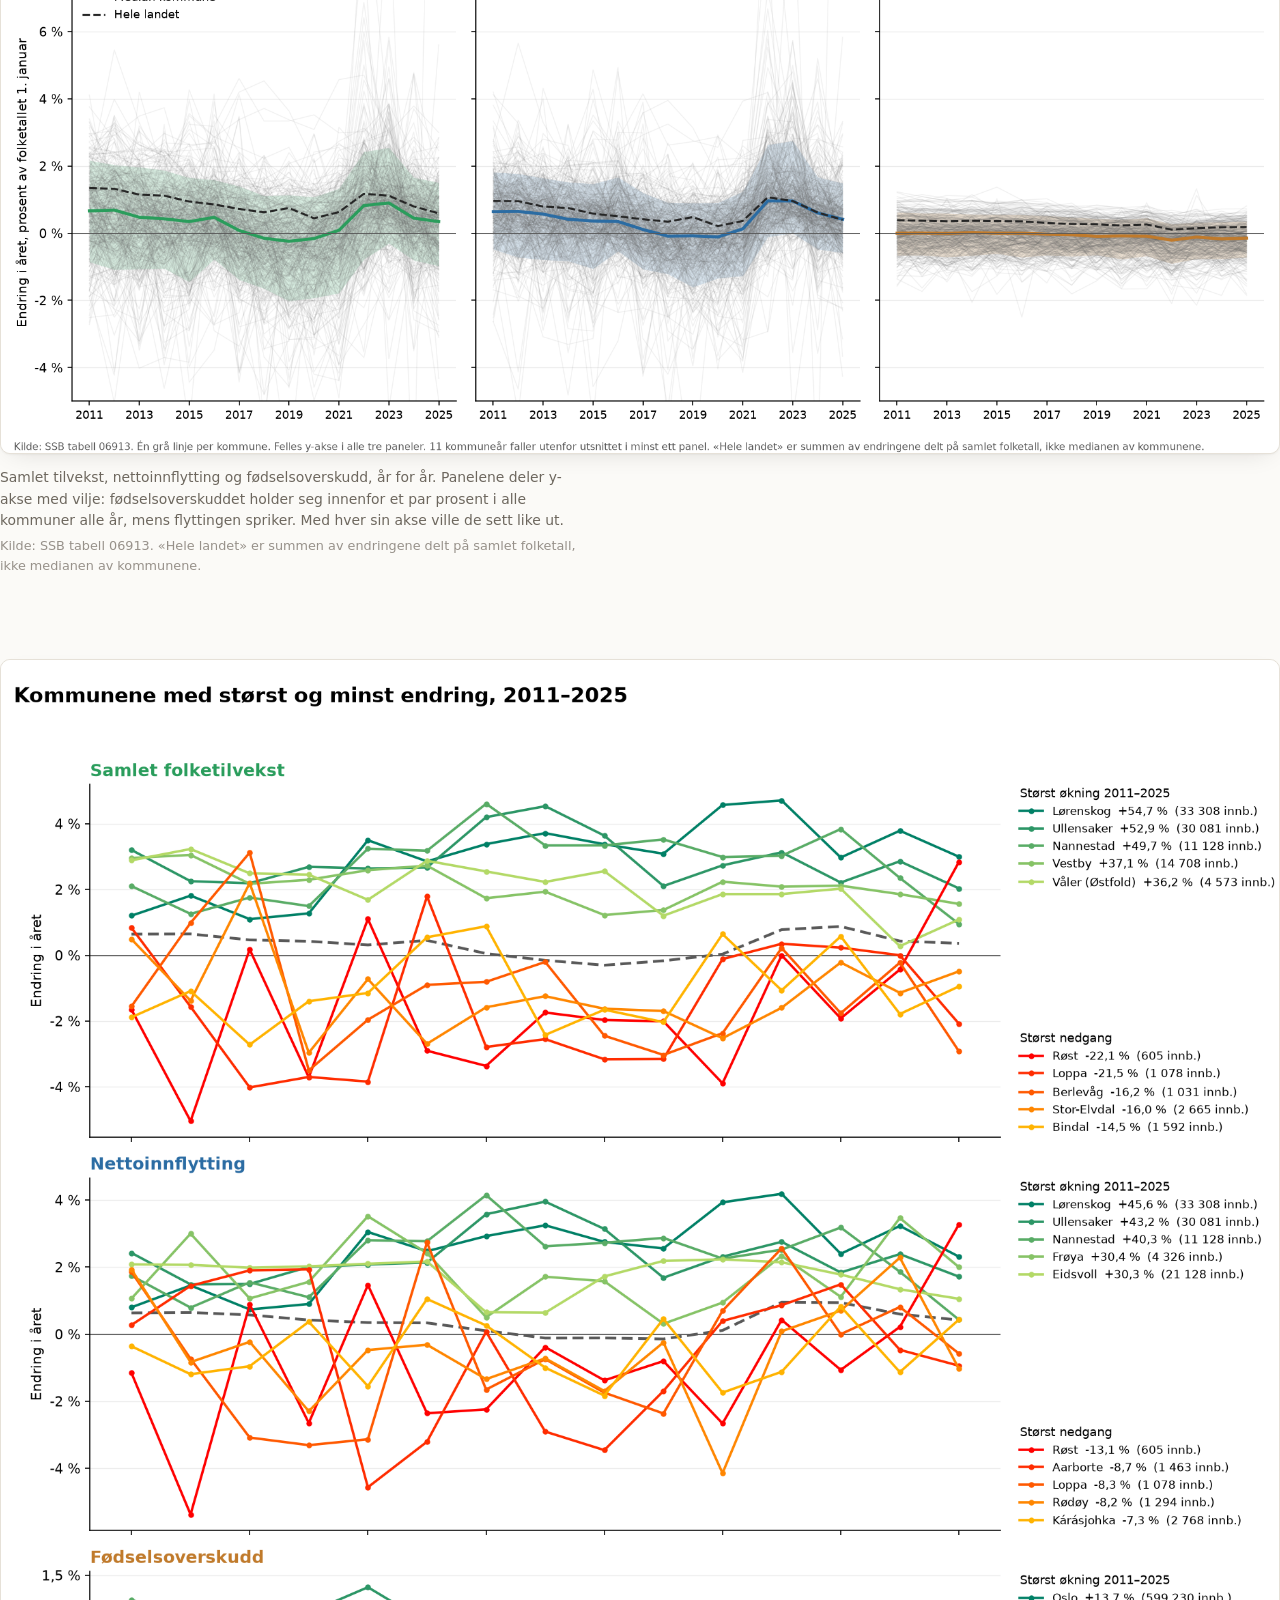
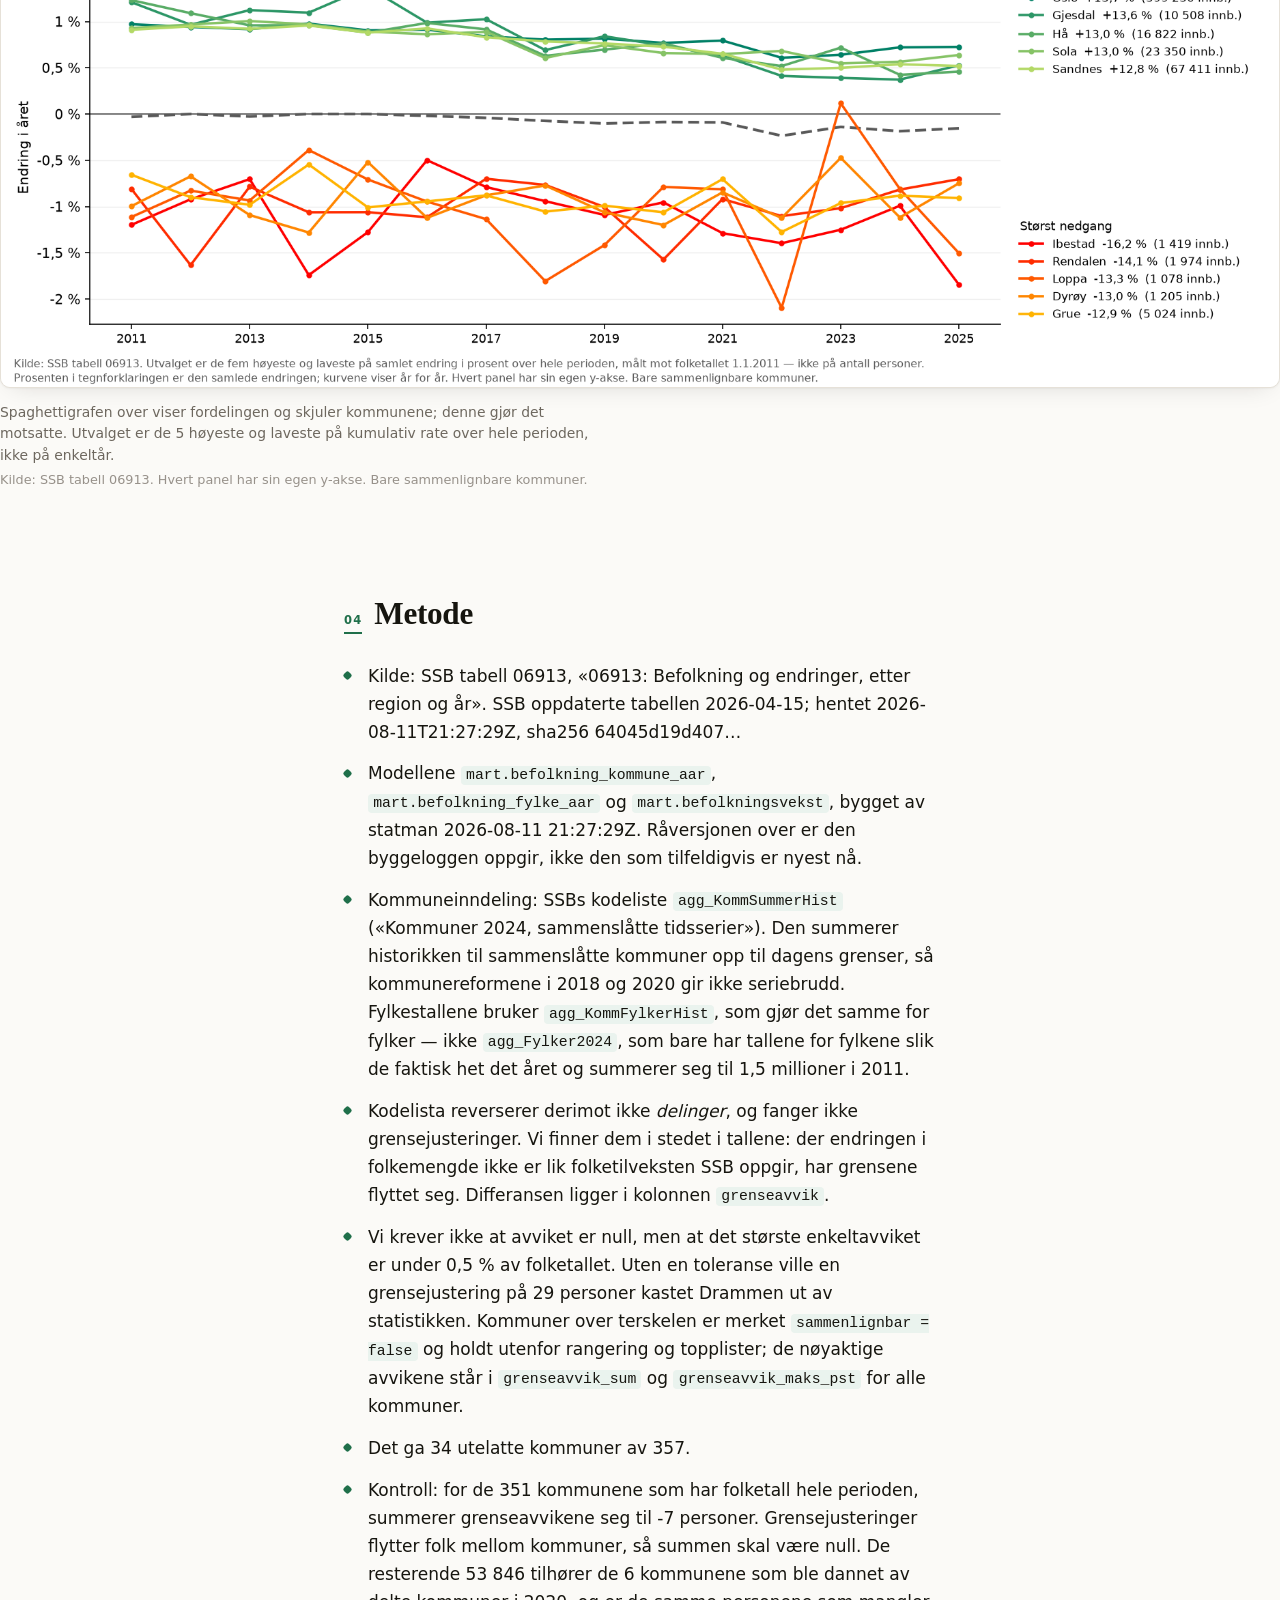
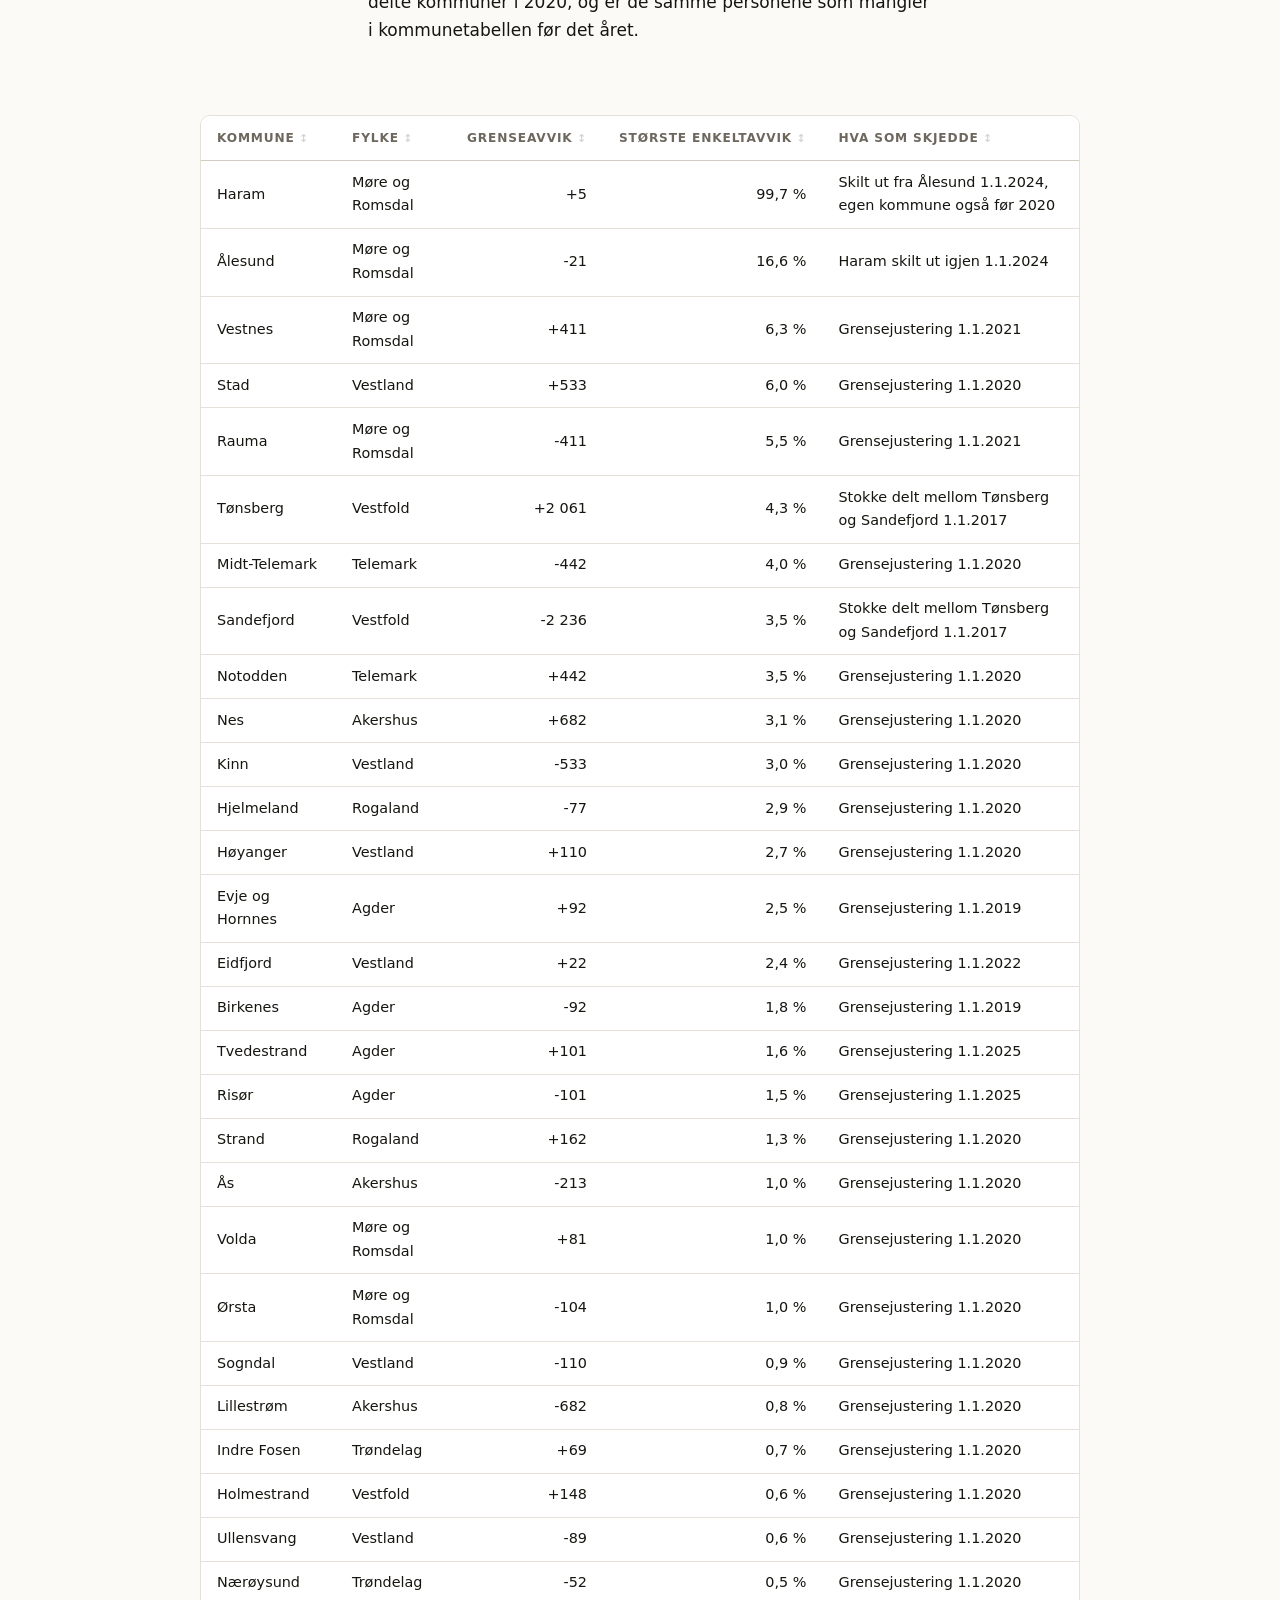
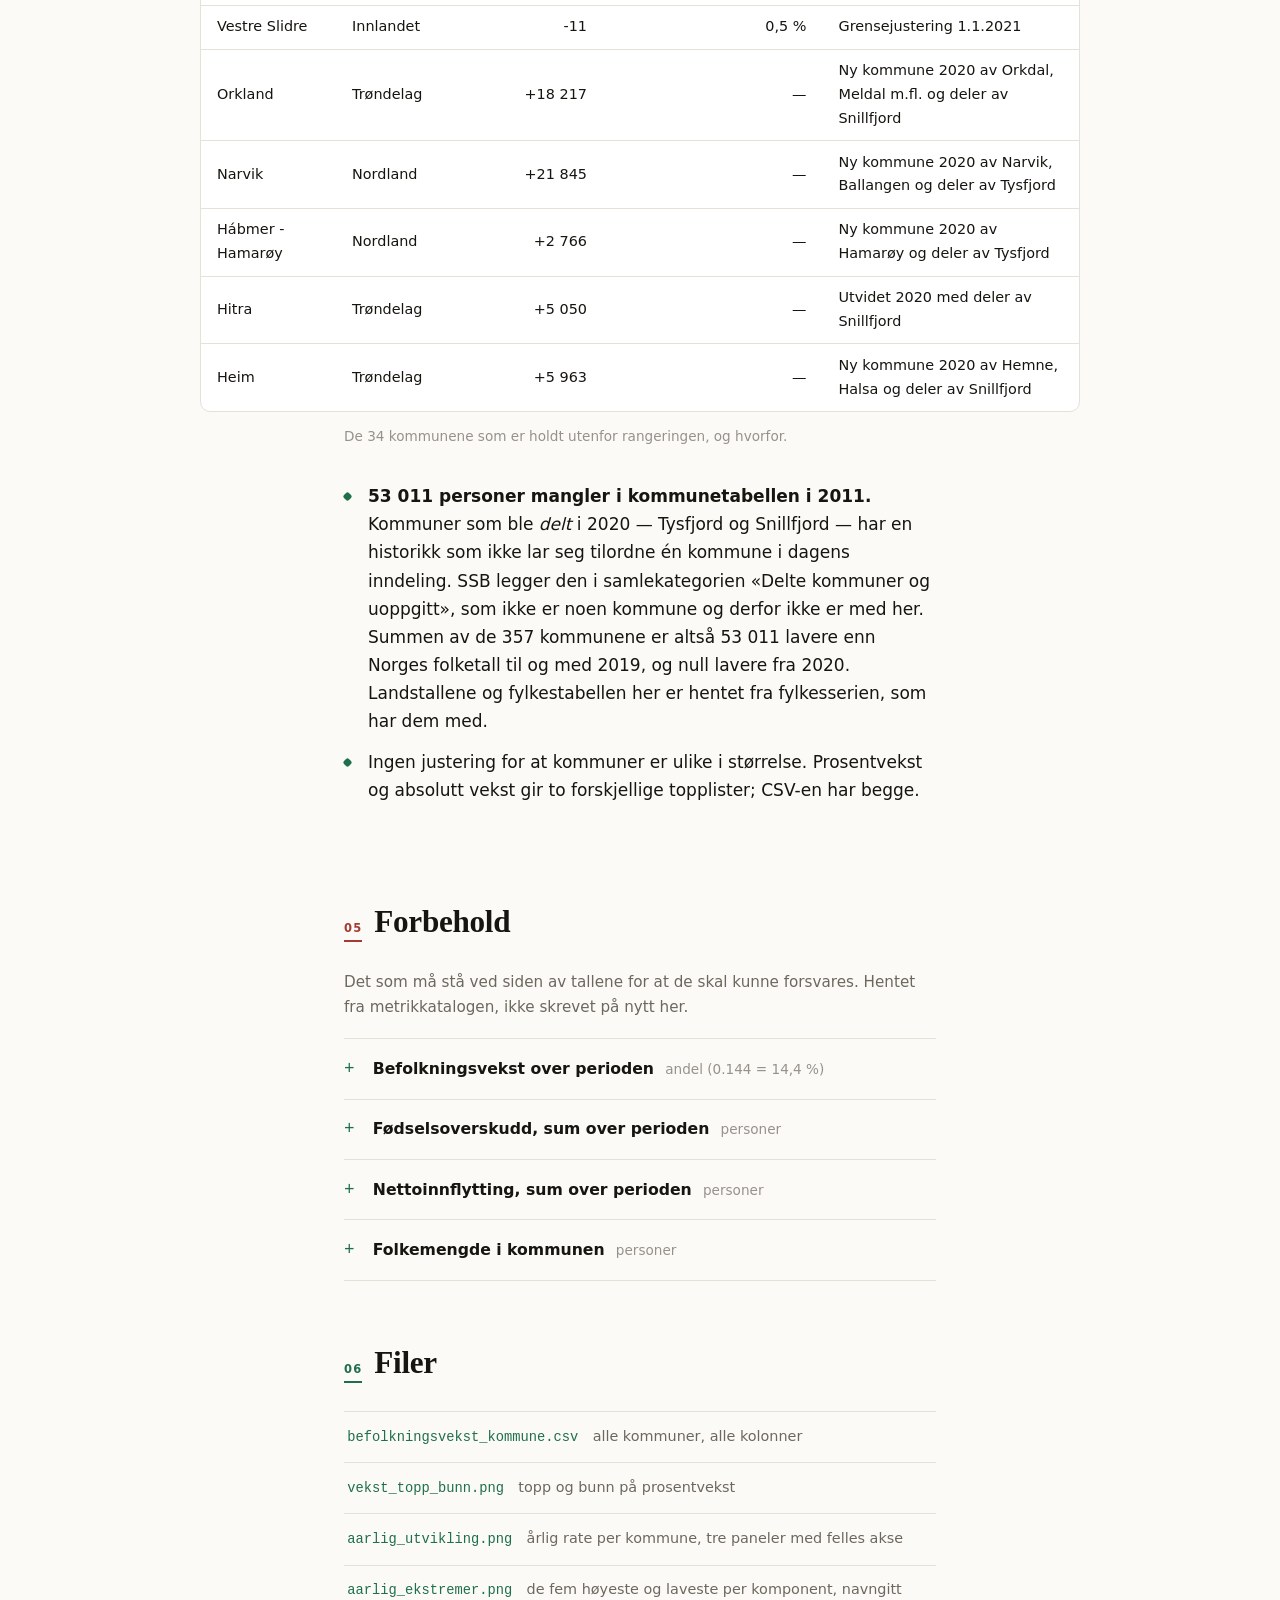
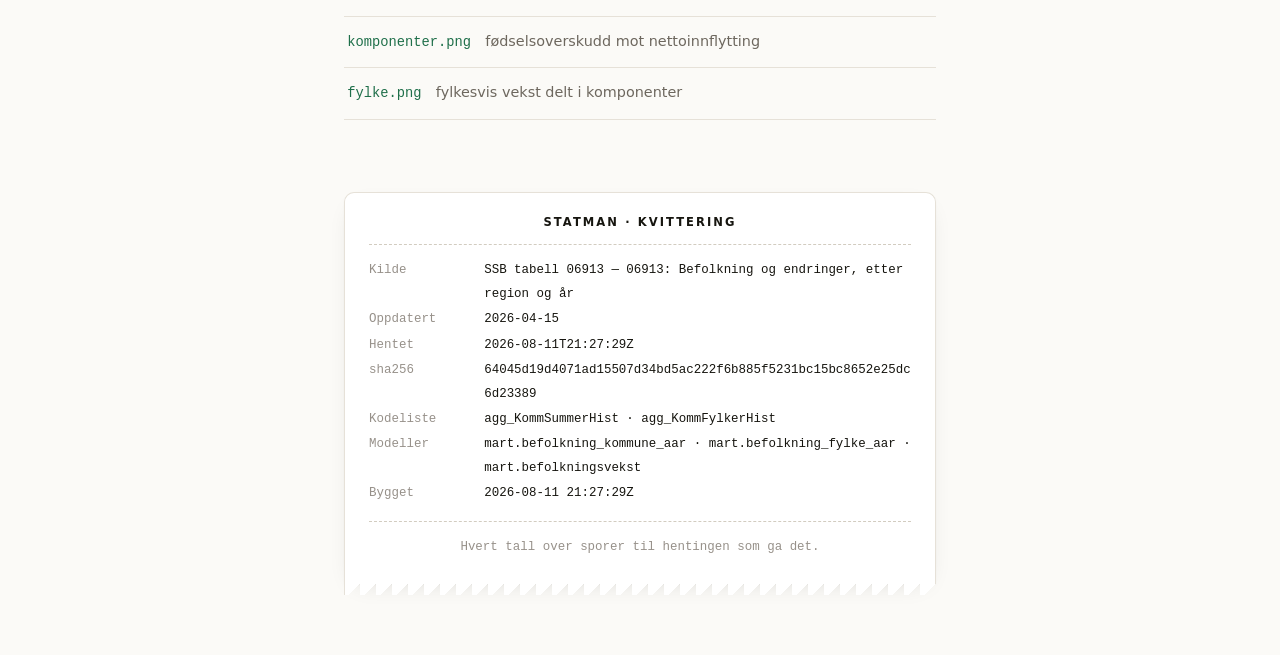
<file: docs/befolkningsvekst_kommune/index.html>
<!doctype html>
<html lang="nb">
<head>
<meta charset="utf-8">
<meta name="viewport" content="width=device-width, initial-scale=1">
<title>Befolkningsvekst i norske kommuner, 2011–2025</title>
<meta name="description" content="Alle 357 kommuner i 2024-inndelingen. Folkemengde 1.1.2011 målt mot 1.1.2026. Det egentlige arbeidet i denne saken er ikke å regne ut prosentvekst, men å vite hvilke kommuner man *ikke* kan regne prosentvekst for.">
<meta name="generator" content="statman">
<meta name="color-scheme" content="light dark">
<link rel="icon" href="data:image/svg+xml,%3Csvg%20xmlns='http://www.w3.org/2000/svg'%20viewBox='0%200%2032%2032'%3E%3Crect%20width='32'%20height='32'%20rx='7'%20fill='%231f6f4a'/%3E%3Crect%20x='8'%20y='17'%20width='4'%20height='8'%20fill='%23fbfaf7'/%3E%3Crect%20x='14'%20y='11'%20width='4'%20height='14'%20fill='%23fbfaf7'/%3E%3Crect%20x='20'%20y='7'%20width='4'%20height='18'%20fill='%23fbfaf7'/%3E%3C/svg%3E">
<style>
/* Statman — publiseringslaget.
   Redaksjonelt og stramt. Ett tekstspenn, én aksentfarge, mye luft.
   Lekenheten ligger i det som ikke er nødvendig for å lese: kvitteringen,
   nøkkeltallene som teller opp, figurene som glir inn. Aldri i noe som
   flytter på et tall eller skjuler et forbehold. */

:root {
  color-scheme: light dark;

  --papir: #fbfaf7;
  --flate: #ffffff;
  --blekk: #16150f;
  --dempet: #6d675e;
  --svak: #97918a;
  --strek: #e6e1d8;
  --strek-mork: #d2ccc0;
  --aksent: #1f6f4a;
  --aksent-flate: #eaf3ee;
  --fall: #a33b32;
  --skygge: 0 1px 2px rgb(22 21 15 / 0.04), 0 8px 24px -12px rgb(22 21 15 / 0.16);

  --serif: ui-serif, "Iowan Old Style", "Palatino Linotype", Palatino, Georgia, serif;
  --sans: ui-sans-serif, system-ui, -apple-system, "Segoe UI", Roboto, Helvetica, sans-serif;
  --mono: ui-monospace, "SF Mono", SFMono-Regular, "JetBrains Mono", Menlo, Consolas, monospace;

  --spenn: 37rem;
  /* Hvor bredt en «full» figur får bli. Tekstspennet er 37rem fordi en
     linje ikke skal bli lang å lese; en figur har ikke det problemet, og
     et flisediagram med 400 flater har det motsatte. */
  --full-bredde: 90rem;
  --kant: 1.5rem;
  --runding: 10px;
}

@media (prefers-color-scheme: dark) {
  :root {
    --papir: #100f0d;
    --flate: #191814;
    --blekk: #eae6dd;
    --dempet: #9d968a;
    --svak: #7a7368;
    --strek: #2b2924;
    --strek-mork: #3a3730;
    --aksent: #6cc294;
    --aksent-flate: #16241d;
    --fall: #e08a80;
    --skygge: 0 1px 2px rgb(0 0 0 / 0.4), 0 8px 24px -12px rgb(0 0 0 / 0.7);
  }
}

*, *::before, *::after { box-sizing: border-box; }

html { -webkit-text-size-adjust: 100%; scroll-behavior: smooth; }
@media (prefers-reduced-motion: reduce) { html { scroll-behavior: auto; } }

body {
  margin: 0;
  background: var(--papir);
  color: var(--blekk);
  font-family: var(--sans);
  font-size: 1.0625rem;
  line-height: 1.65;
  font-synthesis-weight: none;
  -webkit-font-smoothing: antialiased;
  text-rendering: optimizeLegibility;
}

::selection { background: var(--aksent); color: var(--papir); }

a { color: inherit; text-decoration-color: var(--strek-mork); text-underline-offset: 3px; }
a:hover { text-decoration-color: var(--aksent); }

/* -------------------------------------------------------------- rammeverk */
.fremdrift {
  position: fixed; inset: 0 auto auto 0;
  height: 2px; width: 0;
  background: var(--aksent);
  z-index: 9;
  transition: width 80ms linear;
}
@media print { .fremdrift { display: none; } }

.ark {
  display: grid;
  grid-template-columns:
    [full-start] minmax(var(--kant), 1fr)
    [wide-start] minmax(0, 9rem)
    [text-start] min(var(--spenn), 100% - var(--kant) * 2) [text-end]
    minmax(0, 9rem) [wide-end]
    minmax(var(--kant), 1fr) [full-end];
  padding-bottom: 5rem;
  counter-reset: seksjon;
}
.ark > * { grid-column: text; }

/* Seksjonene arver kolonnene fra arket, så en figur eller en tabell inne i
   en seksjon kan bryte ut av tekstspennet. Uten subgrid ville hver seksjon
   vært en boks som klemte alt inn i teksten igjen. Faller pent tilbake:
   uten støtte blir alt stående i tekstspennet. */
@supports (grid-template-columns: subgrid) {
  .ark > section {
    grid-column: full;
    display: grid;
    grid-template-columns: subgrid;
  }
  .ark > section > * { grid-column: text; }
  .ark > section > .noekkeltall,
  .ark > section > .tabell-hylse,
  .ark > section > .figur.bred { grid-column: wide; }
  .ark > section > .figur.full { grid-column: full; }
}

/* ------------------------------------------------------------------- topp */
.merke {
  grid-column: full;
  display: flex; align-items: center; gap: 0.5rem;
  padding: 1.1rem var(--kant);
  font: 600 0.75rem/1 var(--sans);
  letter-spacing: 0.14em; text-transform: uppercase;
  color: var(--dempet);
  border-bottom: 1px solid var(--strek);
  margin-bottom: 4rem;
}
.merke a { text-decoration: none; }
.merke a:hover { color: var(--aksent); }
.merke .frø {
  width: 9px; height: 9px; border-radius: 50%;
  background: var(--aksent);
  box-shadow: 0 0 0 0 color-mix(in oklab, var(--aksent) 55%, transparent);
  animation: puls 3.2s ease-out infinite;
}
@keyframes puls {
  0%   { box-shadow: 0 0 0 0 color-mix(in oklab, var(--aksent) 55%, transparent); }
  70%  { box-shadow: 0 0 0 9px color-mix(in oklab, var(--aksent) 0%, transparent); }
  100% { box-shadow: 0 0 0 0 color-mix(in oklab, var(--aksent) 0%, transparent); }
}

.stikk {
  margin: 0 0 1rem;
  font: 600 0.78rem/1.4 var(--sans);
  letter-spacing: 0.13em; text-transform: uppercase;
  color: var(--aksent);
}

h1 {
  margin: 0;
  font-family: var(--serif);
  font-size: clamp(2.3rem, 1.3rem + 3.6vw, 3.9rem);
  font-weight: 600;
  line-height: 1.05;
  letter-spacing: -0.02em;
  text-wrap: balance;
}

.ingress {
  margin: 1.4rem 0 0;
  font-family: var(--serif);
  font-size: clamp(1.15rem, 1rem + 0.6vw, 1.4rem);
  line-height: 1.5;
  color: var(--dempet);
  text-wrap: pretty;
}

.datolinje {
  margin: 1.6rem 0 0;
  padding-top: 1.4rem;
  border-top: 1px solid var(--strek);
  font-size: 0.83rem;
  color: var(--svak);
  letter-spacing: 0.02em;
}

/* --------------------------------------------------------------- seksjoner */
section { margin-top: 3.5rem; }
section:first-of-type { margin-top: 3rem; }

h2 {
  counter-increment: seksjon;
  display: flex; align-items: baseline; gap: 0.75rem;
  margin: 0 0 1.4rem;
  font-family: var(--serif);
  font-size: clamp(1.5rem, 1.2rem + 1vw, 1.95rem);
  font-weight: 600;
  letter-spacing: -0.01em;
  scroll-margin-top: 2rem;
}
h2::before {
  content: counter(seksjon, decimal-leading-zero);
  flex: none;
  font: 600 0.72rem/1.9 var(--sans);
  letter-spacing: 0.1em;
  color: var(--aksent);
  border-bottom: 2px solid var(--aksent);
}

p { margin: 0 0 1.1rem; text-wrap: pretty; }
strong { font-weight: 650; }
code {
  font-family: var(--mono);
  font-size: 0.87em;
  background: var(--aksent-flate);
  padding: 0.1em 0.35em;
  border-radius: 4px;
}

/* --------------------------------------------------------------- funnliste */
.funn { margin: 0 0 1.4rem; padding: 0; list-style: none; }
.funn li {
  position: relative;
  padding: 0 0 0 1.5rem;
  margin-bottom: 0.85rem;
}
.funn li::before {
  content: "";
  position: absolute; left: 0; top: 0.62em;
  width: 7px; height: 7px;
  border-radius: 2px;
  background: var(--aksent);
  transform: rotate(45deg);
  transition: transform 220ms ease;
}
.funn li:hover::before { transform: rotate(135deg) scale(1.15); }

/* -------------------------------------------------------------- nøkkeltall */
.noekkeltall {
  display: grid;
  grid-template-columns: repeat(auto-fit, minmax(min(100%, 9.5rem), 1fr));
  margin: 2.2rem 0;
  background: var(--flate);
  border: 1px solid var(--strek);
  border-radius: var(--runding);
  overflow: hidden;
}
/* Skillelinjene ligger på cellene, ikke i mellomrommet mellom dem. Det
   koster negative marginer, men et rutenett som ikke går opp får da tomrom
   i kortfargen i stedet for en grå flekk. */
.noekkeltall div {
  padding: 1.15rem 1.25rem;
  margin: 0 -1px -1px 0;
  border-right: 1px solid var(--strek);
  border-bottom: 1px solid var(--strek);
}
.noekkeltall .tall {
  display: block;
  font-family: var(--serif);
  font-size: clamp(1.7rem, 1.4rem + 1.2vw, 2.3rem);
  font-weight: 600;
  line-height: 1.1;
  letter-spacing: -0.02em;
  font-variant-numeric: tabular-nums;
}
.noekkeltall .etikett {
  display: block;
  margin-top: 0.45rem;
  font-size: 0.78rem;
  line-height: 1.35;
  letter-spacing: 0.06em;
  text-transform: uppercase;
  color: var(--dempet);
}
.noekkeltall .merknad {
  display: block;
  margin-top: 0.3rem;
  font-size: 0.78rem;
  color: var(--svak);
}

/* ------------------------------------------------------------------ figurer */
.figur { margin: 2.6rem 0; }
/* `width: 100%` er ikke overflødig. Uten den gjør `margin-inline: auto` at
   figuren blir en shrink-to-fit-boks: automargene suger opp ledig plass, og
   bredden bestemmes av det bredeste barnet med egen intrinsisk bredde. For
   en PNG er det bildet, som er bredt nok til at ingen merker det. For en
   figur sida tegner selv er det *bildeteksten*, som er begrenset til
   tekstspennet — så flisediagrammet rendret på 592 piksler der det skulle
   hatt 1440, og all skrift i det ble halvert. */
.figur.full {
  width: 100%;
  max-width: var(--full-bredde);
  margin-inline: auto;
}
.figur a { display: block; text-decoration: none; }
.figur img {
  display: block; width: 100%; height: auto;
  border: 1px solid var(--strek);
  border-radius: var(--runding);
  background: #fff;
  box-shadow: var(--skygge);
  transition: transform 260ms cubic-bezier(.2,.7,.3,1), box-shadow 260ms ease;
}
.figur a:hover img { transform: translateY(-3px); box-shadow: 0 1px 2px rgb(22 21 15 / .05), 0 20px 44px -20px rgb(22 21 15 / .3); }
.figur figcaption {
  margin-top: 0.85rem;
  font-size: 0.87rem;
  line-height: 1.55;
  color: var(--dempet);
  max-width: var(--spenn);
}
.figur .kilde { display: block; margin-top: 0.25rem; color: var(--svak); font-size: 0.8rem; }

/* Glir inn ved scroll. Slås av av .rolig, som JS setter når brukeren har
   bedt om mindre bevegelse. */
body:not(.rolig) .avslor {
  opacity: 0;
  transform: translateY(14px);
}
body:not(.rolig) .avslor.synlig {
  opacity: 1;
  transform: none;
  transition: opacity 620ms ease, transform 620ms cubic-bezier(.2,.7,.3,1);
}

/* ------------------------------------------------------------------ tabeller */
.tabell-hylse {
  margin: 2.2rem 0;
  overflow-x: auto;
  border: 1px solid var(--strek);
  border-radius: var(--runding);
  background: var(--flate);
}
table { width: 100%; border-collapse: collapse; font-size: 0.9rem; }
thead th {
  position: sticky; top: 0;
  background: var(--flate);
  border-bottom: 1px solid var(--strek-mork);
  padding: 0.75rem 1rem;
  text-align: left;
  font-weight: 600;
  font-size: 0.76rem;
  letter-spacing: 0.07em;
  text-transform: uppercase;
  color: var(--dempet);
  white-space: nowrap;
}
th.h {
  cursor: pointer;
  user-select: none;
  transition: color 160ms ease;
}
th.h:hover { color: var(--aksent); }
th.h::after {
  content: "↕";
  margin-left: 0.4em;
  opacity: 0.28;
  font-size: 0.9em;
}
th.h[data-vei="opp"]::after   { content: "↑"; opacity: 1; color: var(--aksent); }
th.h[data-vei="ned"]::after   { content: "↓"; opacity: 1; color: var(--aksent); }
tbody td {
  padding: 0.6rem 1rem;
  border-top: 1px solid var(--strek);
  font-variant-numeric: tabular-nums;
}
tbody tr { transition: background 140ms ease; }
tbody tr:hover { background: var(--aksent-flate); }
td.right, th.right { text-align: right; }
.tabell-tekst { margin: -1.4rem 0 2.2rem; font-size: 0.85rem; color: var(--svak); }

/* ----------------------------------------------------------------- forbehold */
.forbehold h2::before { color: var(--fall); border-color: var(--fall); }
.forbehold p.hvorfor { color: var(--dempet); font-size: 0.95rem; }
details {
  border-top: 1px solid var(--strek);
  padding: 0.15rem 0;
}
details:last-of-type { border-bottom: 1px solid var(--strek); }
summary {
  display: flex; align-items: baseline; gap: 0.7rem;
  padding: 0.9rem 0;
  cursor: pointer;
  list-style: none;
  font-weight: 600;
  font-size: 0.98rem;
}
summary::-webkit-details-marker { display: none; }
summary::before {
  content: "+";
  flex: none;
  width: 1.1rem;
  font: 400 1.1rem/1 var(--mono);
  color: var(--aksent);
  transition: transform 220ms cubic-bezier(.2,.7,.3,1);
}
details[open] summary::before { transform: rotate(45deg); }
summary .enhet { font-weight: 400; color: var(--svak); font-size: 0.85rem; }
summary:hover { color: var(--aksent); }
details ul { margin: 0 0 1.1rem; padding-left: 1.85rem; }
details li { margin-bottom: 0.5rem; font-size: 0.94rem; color: var(--dempet); }
details li.brudd::marker { color: var(--fall); }
details .kilde-linje {
  margin: 0 0 0.8rem 1.85rem;
  font-size: 0.82rem;
  color: var(--svak);
}

/* --------------------------------------------------------------------- filer */
.filer { margin: 0; padding: 0; list-style: none; }
.filer li { border-top: 1px solid var(--strek); }
.filer li:last-child { border-bottom: 1px solid var(--strek); }
.filer a {
  display: flex; flex-wrap: wrap; align-items: baseline; gap: 0.2rem 0.9rem;
  padding: 0.8rem 0.2rem;
  text-decoration: none;
  transition: padding-left 200ms cubic-bezier(.2,.7,.3,1), background 160ms ease;
}
.filer a:hover { padding-left: 0.7rem; background: var(--aksent-flate); }
.filer .navn { font-family: var(--mono); font-size: 0.86rem; color: var(--aksent); }
.filer .om { color: var(--dempet); font-size: 0.9rem; }

/* --------------------------------------------------------------- kvitteringen */
/* Proveniensen satt som en kassalapp. Den er der fordi det er det systemet
   gjør best: et publisert tall skal kunne spores tilbake til hentingen som
   ga det, også av noen som bare har denne sida. */
.kvittering {
  --pad: 1.5rem;
  position: relative;
  margin: 4.5rem 0 0;
  padding: var(--pad);
  background: var(--flate);
  border: 1px solid var(--strek);
  border-bottom: 0;
  border-radius: var(--runding) var(--runding) 0 0;
  box-shadow: var(--skygge);
  font-family: var(--mono);
  font-size: 0.78rem;
  line-height: 1.9;
  color: var(--dempet);
}
.kvittering::after {
  content: "";
  position: absolute; left: -1px; right: -1px; bottom: -11px;
  height: 12px;
  background: var(--flate);
  border-inline: 1px solid var(--strek);
  -webkit-mask: linear-gradient(-45deg, #0000 8px, #000 0) 0 0 / 16px 100% repeat-x;
          mask: linear-gradient(-45deg, #0000 8px, #000 0) 0 0 / 16px 100% repeat-x;
}
.kvittering h2 {
  display: block;
  margin: 0 0 1rem;
  font: 600 0.72rem/1 var(--sans);
  letter-spacing: 0.18em;
  text-transform: uppercase;
  color: var(--blekk);
  text-align: center;
}
.kvittering h2::before { content: none; }
.kvittering hr {
  border: 0;
  border-top: 1px dashed var(--strek-mork);
  margin: 0.9rem 0;
}
.kvittering dl {
  display: grid;
  grid-template-columns: minmax(6rem, auto) 1fr;
  gap: 0.1rem 1.2rem;
  margin: 0;
}
@media (max-width: 32rem) {
  .kvittering dl { grid-template-columns: 1fr; }
  .kvittering dt { margin-top: 0.6rem; }
}
.kvittering dt { color: var(--svak); white-space: nowrap; }
.kvittering dd { margin: 0; overflow-wrap: anywhere; color: var(--blekk); }
.kvittering .bunn { margin: 0.9rem 0 0; text-align: center; color: var(--svak); }

/* ------------------------------------------------------------------- arkivet */
.arkiv { list-style: none; margin: 2rem 0 0; padding: 0; }
.arkiv li { border-top: 1px solid var(--strek); }
.arkiv li:last-child { border-bottom: 1px solid var(--strek); }
.arkiv a {
  display: block;
  padding: 1.9rem 0.2rem;
  text-decoration: none;
  transition: padding-left 260ms cubic-bezier(.2,.7,.3,1), background 180ms ease;
}
.arkiv a:hover { padding-left: 0.9rem; background: var(--aksent-flate); }
.arkiv .stikk { margin-bottom: 0.5rem; font-size: 0.7rem; }
.arkiv h2 {
  display: block;
  margin: 0 0 0.5rem;
  font-size: clamp(1.35rem, 1.15rem + 0.8vw, 1.7rem);
}
.arkiv h2::before { content: none; }
.arkiv p { margin: 0; color: var(--dempet); font-size: 0.96rem; }
.arkiv time { display: block; margin-top: 0.7rem; font-size: 0.78rem; color: var(--svak); font-variant-numeric: tabular-nums; }
.tomt { color: var(--svak); font-style: italic; }

/* --------------------------------------------------------------------- print */
@media print {
  body { background: #fff; font-size: 10.5pt; }
  .merke, .fremdrift { display: none; }
  .figur img { box-shadow: none; }
  details { break-inside: avoid; }
  details:not([open]) > *:not(summary) { display: block !important; }
  .kvittering { box-shadow: none; break-inside: avoid; }
  a { text-decoration: none; }
}
/* Statman — figurer som tegnes i sida.

   Fargene her er datakodning, ikke merkevare. --aksent er fortsatt grønn og
   brukes til lenker og seksjonsnummer; --vekst er en annen grønn, valgt fordi
   den skal kunne skilles fra --fall av en leser som ikke ser rødt.

   Verdiene er kjørt gjennom fargeblindhetssjekken (Machado-Oliveira-Fernandes,
   ΔE i OKLab×100) mot papirflaten i hver modus. Mørk modus er *valgt*, ikke en
   lysning av lysmodus — å bare lysne verdiene feilet tre av seks sjekker.

     lys   vekst/fall   ΔE 11,2 (deutan)      mørk   ΔE 13,2 (deutan)
     lys   kat1/kat2    ΔE 21,1 (protan)      mørk   ΔE 21,0 (protan)

   Bytter du en av dem, kjør sjekken på nytt. Ikke se på dem. */
:root {
  --vekst: #2a9d5c;
  --fall: #a33b32;
  --kat1: #2b6ca3;
  --kat2: #c07a2b;
  --kat3: #6a4f9c;
  --kat4: #1c7e86;
  --noytral: #8b857c;
  --rutenett: #ece7dd;
  --dis: #c9c3b8;
}
@media (prefers-color-scheme: dark) {
  :root {
    --vekst: #46ab7d;
    --fall: #b34437;
    --kat1: #4f9bd4;
    --kat2: #bf863a;
    --kat3: #9b83c9;
    --kat4: #3f9aa2;
    --noytral: #7d766b;
    --rutenett: #242219;
    --dis: #413d35;
  }
}

/* De ordnede skalaene.

   Forskjellen fra rollene over er ikke at de er flere, men at rekkefølgen
   bærer mening. Da holder det ikke at nabotrinnene *kan* skilles — de må
   kunne skilles i riktig rekkefølge. Derfor er --skala monoton i lyshet:
   en skala som stiger i lyshet stiger også i lyshet for enhver som ser
   farger annerledes, uansett hva som skjer med fargetonen.

   --avvik divergerer, og kan ikke være monoton — den har en midte. Den er
   derfor forankret i blått og oransje og ikke i grønt og rødt. Det var et
   målt valg: en rød/grønn divergerende skala med samme lyshetsprofil endte
   på ΔE 3,6 mellom ytterpunktene for deuteranopi, altså praktisk talt
   usynlig forskjell mellom «falt mest» og «vokste mest». Blå/oransje gir
   20,5 i det samme oppsettet.

     skala  lys   nabotrinn ΔE ≥ 8,3    ender 40,6    monoton lyshet
     skala  mørk  nabotrinn ΔE ≥ 10,2   ender 43,2    monoton lyshet
     avvik  lys   trinn 2 mot 4 ΔE 12,4  ender 20,5
     avvik  mørk  trinn 2 mot 4 ΔE 14,2  ender 23,2

   Alle tall er verste utfall over deutan, protan og tritan, i OKLab×100
   etter Machado-Oliveira-Fernandes, som resten av fila. Bytter du en av
   dem, kjør sjekken på nytt. Ikke se på dem. */
:root {
  --skala1: #e4d8aa;
  --skala2: #deb77a;
  --skala3: #52aed0;
  --skala4: #4286c2;
  --skala5: #2e5ea5;

  --avvik1: #b06f2d;
  --avvik2: #d8ae89;
  --avvik3: #e2ded7;
  --avvik4: #8bb6df;
  --avvik5: #3a77b8;

  /* Ikke en verdi, men fraværet av en.

     Denne kan ikke løses med farge. En nøytral grå som ikke selv ser ut som
     et datapunkt havner uunngåelig nær midten av en divergerende skala —
     målt ΔE 1,9 mot --avvik3 i første forsøk, altså samme farge. Derfor
     bærer skravuren skillet: --mangler-strek ligger 24,7 fra flaten sin, og
     et mønster er noe annet enn en farge også for den som ser figuren i
     gråtoner. */
  --mangler: #c8c2b5;
  --mangler-strek: #7d766a;
}
@media (prefers-color-scheme: dark) {
  :root {
    --skala1: #274168;
    --skala2: #226094;
    --skala3: #0086af;
    --skala4: #b69842;
    --skala5: #d0be79;

    --avvik1: #a56217;
    --avvik2: #b98f67;
    --avvik3: #bebab2;
    --avvik4: #73a0cb;
    --avvik5: #3c7dc2;

    --mangler: #3a352d;
    --mangler-strek: #7a7266;
  }
}

/* Hvor bredt en figur sida tegner selv får bli i «full» bredde. Smalere enn
   --full-bredde, som gjelder PNG-figurene: en tegnet figur har høyde etter
   sideforholdet sitt, og en flate som er høyere enn vinduet kan ikke ses i
   sin helhet uansett hvor mye plass den får. */
:root { --graf-full-bredde: 76rem; }

/* Panelet og tegnforklaringen settes inn av skriptet, som søsken til figuren.
   Uten dette ville de klemt seg inn i tekstspennet mens figuren står bredt. */
@supports (grid-template-columns: subgrid) {
  .ark > section > .graf-styring.bred,
  .ark > section > .graf-lagtekst.bred,
  .ark > section > .graf-tegn.bred { grid-column: wide; }
  .ark > section > .graf-styring.full,
  .ark > section > .graf-lagtekst.full,
  .ark > section > .graf-tegn.full { grid-column: full; }
}
/* Panelet, tegnforklaringen og lagteksten hører til figuren og må stå på
   samme bredde som den. De er egne rutenettbarn, så de arver ikke taket
   hennes — uten dette rant de ut i hele vinduet mens figuren sto midtstilt.

   Taket er smalere enn --full-bredde, og gjelder figuren selv også. En PNG
   i full bredde er et bilde leseren ser på; et flisediagram er en flate hen
   *leter i*, og på 90rem ble den 1440 × 927 piksler — høyere enn vinduet
   den står i, så ingen så hele figuren uten å zoome ut. 76rem holder hele
   figuren innenfor en vanlig skjerm. Skriften i den følger ikke med ned:
   `flisemaal` regner den ut fra den rendrede bredden, så navnene er like
   store som før — det er flisene som er blitt mindre, og dermed noen færre
   av dem som får navnet sitt skrevet på seg. */
.figur.graf.full,
.graf-styring.full,
.graf-lagtekst.full,
.graf-tegn.full {
  width: 100%;
  max-width: var(--graf-full-bredde);
  margin-inline: auto;
}

/* ------------------------------------------------------------- styrepanel */
.graf-styring {
  display: flex; flex-wrap: wrap; align-items: flex-end; gap: 0.9rem 1.1rem;
  margin: 0 0 1.4rem;
  padding: 1rem 1.15rem;
  background: var(--flate);
  border: 1px solid var(--strek);
  border-radius: var(--runding);
}
/* Et <select> tar bredden til sitt lengste alternativ, og «Høyere
   saksbehandlere i offentlig og privat virksomhet  92 092» er langt. Uten
   taket ble nedtrekket 536 piksler bredt i et panel på 375 og stakk ut av
   skjermen på telefon. min-width holder det brukbart bredt på store
   skjermer; max-width hindrer at det sprenger små. */
.graf-styring > div { min-width: 0; max-width: 100%; }
.graf-styring label {
  display: block;
  font: 600 0.68rem/1.4 var(--sans);
  letter-spacing: 0.09em; text-transform: uppercase;
  color: var(--svak);
  margin-bottom: 0.35rem;
}
.graf-styring select {
  font: inherit; font-size: 0.92rem;
  padding: 0.42rem 2rem 0.42rem 0.6rem;
  color: var(--blekk);
  background: var(--papir);
  border: 1px solid var(--strek-mork);
  border-radius: 6px;
  min-width: 13rem;
  max-width: 100%;
  appearance: none; cursor: pointer;
  background-image:
    linear-gradient(45deg, transparent 50%, currentColor 50%),
    linear-gradient(135deg, currentColor 50%, transparent 50%);
  background-position: right 1.05rem center, right 0.8rem center;
  background-size: 5px 5px, 5px 5px;
  background-repeat: no-repeat;
}
.graf-styring select:focus-visible { outline: 2px solid var(--aksent); outline-offset: 1px; }
.graf-styring button {
  font: inherit; font-size: 0.85rem;
  padding: 0.42rem 0.85rem;
  cursor: pointer;
  color: var(--dempet);
  background: transparent;
  border: 1px solid var(--strek-mork);
  border-radius: 6px;
}
.graf-styring button:hover { color: var(--aksent); border-color: var(--aksent); }

/* ---------------------------------------------------------------- figuren */
.figur.graf .graf-flate { position: relative; }
.figur.graf img {
  display: block; width: 100%; height: auto;
  border: 1px solid var(--strek);
  border-radius: var(--runding);
  background: #fff;
  box-shadow: var(--skygge);
}
/* Når skriptet har tegnet, er PNG-en byttet ut og rammen hører til SVG-en
   i stedet — den skal ikke ha kortbakgrunn, for den *er* sida. */
.figur.graf.tegnet .graf-flate { border: 0; box-shadow: none; background: none; }
.figur.graf svg { display: block; width: 100%; height: auto; overflow: visible; }
.figur.graf svg text { font-family: var(--sans); fill: var(--dempet); }

.rute { stroke: var(--rutenett); stroke-width: 1; }
.null-linje { stroke: var(--strek-mork); stroke-width: 1; }
.merketall { font-size: 11px; fill: var(--svak); font-variant-numeric: tabular-nums; }
.aksetittel { font-size: 12px; fill: var(--dempet); font-weight: 600; }
.radnavn { font-size: 12.5px; fill: var(--blekk); }
.radtall { font-size: 12.5px; font-weight: 650; fill: var(--blekk); font-variant-numeric: tabular-nums; }

.etikett {
  font-size: 11.5px; font-weight: 600; fill: var(--blekk);
  paint-order: stroke; stroke: var(--papir); stroke-width: 3.5px; stroke-linejoin: round;
}
.svak-etikett {
  font-size: 11px; fill: var(--svak);
  paint-order: stroke; stroke: var(--papir); stroke-width: 3px; stroke-linejoin: round;
}

.merke, .tikk, .bolk, .linje { transition: opacity 180ms ease; }
.dempet .merke:not(.valgt):not(.i-gruppe) { opacity: 0.18; }
.dempet .tikk:not(.valgt):not(.i-gruppe) { opacity: 0.28; }
/* Linjer dempes mindre enn prikker: en linje som forsvinner helt tar med
   seg formen leseren sammenligner den valgte mot. */
.dempet .linje:not(.valgt):not(.i-gruppe) { opacity: 0.35; }
.valgt-ring { fill: none; stroke: var(--blekk); stroke-width: 2; }

/* ------------------------------------------------------------ flisediagram */
/* Flisene er sitt eget lag: de er ikke merker på en akse, de *er* flaten.
   Kantstreken går i papirfargen og ikke i en strekfarge, så rutenettet
   mellom flisene leses som mellomrom framfor som enda en datastrek. */
.flis { stroke: var(--papir); stroke-width: 1; transition: opacity 180ms ease; }
.flis-flate:hover { cursor: pointer; }
.dempet .flis:not(.valgt):not(.i-gruppe) { opacity: 0.25; }
.flis-ramme { fill: none; stroke: var(--strek-mork); stroke-width: 1; }
.flis-valgt { fill: none; stroke: var(--blekk); stroke-width: 2.5; }

/* Navnet står bare i flisene som har plass til det. Resten har boblen.

   Skriftstørrelsene her er utgangspunktet; skriptet overstyrer dem per
   figur. Grunnen er at oppsettet trenger dem *før* noe er tegnet — hvor høy
   gruppestripa blir, og om gruppenavnet får plass i det hele tatt, avgjøres
   av dem — og et flisediagram bytter til et stående utsnitt med større
   skrift under 600 piksler. Se `flisemaal` i graf.js. */
/* Hvit tekst på flisen, med en tynn mørk kontur under. Konturen er der
   fordi flisene spenner fra nesten hvitt til mørkeblått i samme figur —
   uten den forsvinner navnet på de lyseste.

   Konturen er smal og mørk, ikke bred og grå. En bred kontur legger seg
   *inn* i bokstaven — 2 enheter rundt en skrift på 11 er nesten en tredel
   av stammen på hver side — og da tykner navnet til en klump der o-en og
   e-en gror sammen. Bredden settes derfor av skriptet, i forhold til
   skriftstørrelsen figuren faktisk får (`etiketthalo` i graf.js); verdien
   her er bare et utgangspunkt for den som ser fila uten skriptet.
   Vekten er 500 og ikke 600 av samme grunn: kontrasten mot flisa kommer
   fra konturen, ikke fra fete stammer, og sporingen er løsnet et hakk så
   nabobokstavene har et hår mellom seg å bli skilt på. */
.flis-navn {
  font-size: 11.5px; font-weight: 500; fill: #fff;
  pointer-events: none;
  letter-spacing: 0.02em;
  paint-order: stroke; stroke: rgba(0, 0, 0, 0.62);
  stroke-width: 1.2px; stroke-linejoin: round;
}
.flis-tall {
  font-size: 10px; fill: #fff; fill-opacity: 0.9;
  pointer-events: none;
  paint-order: stroke; stroke: rgba(0, 0, 0, 0.62);
  stroke-width: 1.1px; stroke-linejoin: round;
  font-variant-numeric: tabular-nums;
}
/* Gruppenavnet ligger over gruppa si, i sidas blekk — det er en overskrift
   på figuren, ikke en verdi i den. */
.flis-gruppe {
  font-size: 13.5px; font-weight: 650; fill: var(--dempet);
  letter-spacing: 0.02em; pointer-events: none;
}

/* Lagvelgeren: ett trykk per lag framfor et nedtrekk, fordi lagene er få og
   poenget er å bla mellom dem og se flaten skifte. */
.graf-lag { display: flex; flex-wrap: wrap; gap: 0.4rem; }
.graf-lag button {
  font: inherit; font-size: 0.85rem;
  padding: 0.42rem 0.8rem;
  cursor: pointer;
  color: var(--dempet);
  background: transparent;
  border: 1px solid var(--strek-mork);
  border-radius: 6px;
}
.graf-lag button:hover { color: var(--aksent); border-color: var(--aksent); }
.graf-lag button[aria-pressed="true"] {
  color: var(--papir); background: var(--blekk); border-color: var(--blekk);
}
.graf-lag button:focus-visible { outline: 2px solid var(--aksent); outline-offset: 1px; }

/* Bildeteksten som hører til det valgte laget, ikke til figuren. */
.graf-lagtekst {
  margin: 0 0 0.8rem;
  font-size: 0.85rem; line-height: 1.5; color: var(--dempet);
}

/* Tegnforklaringen er alltid der når figuren har mer enn én farge.
   Identitet kodes aldri med farge alene. */
.graf-tegn {
  display: flex; flex-wrap: wrap; gap: 0.35rem 1.2rem;
  margin: 0 0 0.8rem;
  font-size: 0.8rem; color: var(--dempet);
}
.graf-tegn span { display: inline-flex; align-items: center; gap: 0.45rem; }
.graf-tegn i { width: 12px; height: 9px; border-radius: 2px; flex: none; }

/* -------------------------------------------------------------------- boblen */
/* Verdien leder, navnet følger — motsatt av tegnforklaringen, fordi leseren
   her allerede vet hvilket merke hen peker på og vil ha tallet. */
.graf-boble {
  position: absolute; z-index: 5; pointer-events: none; opacity: 0;
  transform: translate(-50%, calc(-100% - 14px));
  min-width: 11rem;
  /* Aldri bredere enn figuren selv. På en telefon er 16rem nesten hele
     bredden, og en boble som er bredere enn flata den hører til kan ikke
     plasseres noe sted uten å stikke ut. */
  max-width: min(16rem, 100%);
  padding: 0.6rem 0.75rem;
  background: var(--flate);
  border: 1px solid var(--strek-mork);
  border-radius: 8px;
  box-shadow: var(--skygge);
  font-size: 0.82rem; line-height: 1.45;
  transition: opacity 120ms ease;
}
.graf-boble.pa { opacity: 1; }
/* Snudd: står under punktet når det ikke er plass over det. */
.graf-boble.under { transform: translate(-50%, 14px); }
.graf-boble .navn {
  font-family: var(--serif); font-size: 1.02rem; font-weight: 600;
  color: var(--blekk); line-height: 1.2;
}
.graf-boble .sted {
  display: block; margin-bottom: 0.5rem;
  font-size: 0.74rem; letter-spacing: 0.05em; text-transform: uppercase;
  color: var(--svak);
}
.graf-boble dl {
  display: grid; grid-template-columns: 1fr auto; gap: 0.12rem 0.8rem;
  margin: 0; padding-top: 0.45rem;
  border-top: 1px solid var(--strek);
}
.graf-boble dt { color: var(--dempet); display: flex; align-items: center; gap: 0.4rem; }
/* Strek, ikke rute: en fylt boks er dataflate-blekk som gjør en etikettjobb. */
.graf-boble dt::before {
  content: ""; width: 9px; height: 2px; border-radius: 1px;
  background: var(--nokkel, var(--dis)); flex: none;
}
.graf-boble dd {
  margin: 0; text-align: right; font-weight: 650;
  color: var(--blekk); font-variant-numeric: tabular-nums;
}

@media print {
  .graf-styring { display: none; }
  .figur.graf.tegnet .graf-flate { border: 0; }
}
</style>
</head>
<body>
<div class="fremdrift" id="fremdrift"></div>
<article class="ark"><div class="merke"><span class="frø"></span><a href="../index.html">Statman</a></div><header><p class="stikk">Befolkning · SSB tabell 06913</p><h1>Befolkningsvekst i norske kommuner, 2011–2025</h1><p class="ingress">Alle 357 kommuner i 2024-inndelingen. Folkemengde 1.1.2011 målt mot 1.1.2026. Det egentlige arbeidet i denne saken er ikke å regne ut prosentvekst, men å vite hvilke kommuner man <em>ikke</em> kan regne prosentvekst for.</p><p class="datolinje"><time datetime="2026-08-02">2. august 2026</time></p></header><section id="funn"><h2>Funn</h2><div class="noekkeltall avslor"><div><span class="tall">707 095</span><span class="etikett">Flere innbyggere</span><span class="merknad">2011–2025</span></div><div><span class="tall">+14,4 %</span><span class="etikett">Vekst i Norge</span><span class="merknad">over perioden</span></div><div><span class="tall">69 %</span><span class="etikett">Av veksten er flytting</span><span class="merknad">30 % er fødselsoverskudd</span></div><div><span class="tall">119</span><span class="etikett">Kommuner med nedgang</span><span class="merknad">av 323 sammenlignbare</span></div></div><ul class="funn"><li>Norge vokste fra 4 920 305 til 5 627 400 innbyggere, 707 095 personer eller +14,4 %.</li><li>Veksten er flytting, ikke fødsler: av de 707 095 nye innbyggerne kommer 491 174 fra nettoinnflytting og 214 379 fra fødselsoverskudd — 69 mot 30 prosent. De siste 1 542 er restleddet SSB ikke fordeler.</li><li>Fødselsoverskuddet er negativt i 200 av 323 sammenlignbare kommuner. I 84 kommuner er nettoinnflyttingen alene større enn hele veksten — de vokser altså <em>på tross av</em> at det dør flere enn det fødes.</li><li>Veksten er skjevt fordelt: 264 av 323 kommuner vokste saktere enn landet, og 119 hadde direkte nedgang.</li><li>Sterkest vekst: <strong>Lørenskog</strong> (Akershus), +54,7 % — men fra 33 308 innbyggere. Svakest: <strong>Røst</strong> (Nordland), -22,1 %.</li><li>Fylkesvis spenner det fra +27,0 % i Akershus til +2,5 % i Finnmark.</li></ul><figure class="figur graf bred avslor" data-fallback="komponenter.png" data-alt="Punktdiagram: fødselsoverskudd langs x-aksen, nettoinnflytting langs y-aksen, én prikk per kommune."><script type="application/json" class="graf-spek">{"type":"chart","kind":"scatter","marks":[{"label":"Lørenskog","group":"Akershus","x":88.8,"y":456.1,"size":0.266,"tone":"vekst","values":[{"label":"Vekst","value":"+54,7 %","tone":"vekst"},{"label":"Nettoinnflytting","value":"+15 193","tone":"kat1"},{"label":"Fødselsoverskudd","value":"+2 957","tone":"kat2"},{"label":"Folketall","value":"51 511"}],"note":"+54,7 %","pin":true},{"label":"Ullensaker","group":"Akershus","x":96.2,"y":432.0,"size":0.251,"tone":"vekst","values":[{"label":"Vekst","value":"+52,9 %","tone":"vekst"},{"label":"Nettoinnflytting","value":"+12 996","tone":"kat1"},{"label":"Fødselsoverskudd","value":"+2 894","tone":"kat2"},{"label":"Folketall","value":"45 982"}],"note":"+52,9 %"},{"label":"Nannestad","group":"Akershus","x":92.1,"y":403.5,"size":0.151,"tone":"vekst","values":[{"label":"Vekst","value":"+49,7 %","tone":"vekst"},{"label":"Nettoinnflytting","value":"+4 490","tone":"kat1"},{"label":"Fødselsoverskudd","value":"+1 025","tone":"kat2"},{"label":"Folketall","value":"16 662"}],"note":"+49,7 %"},{"label":"Vestby","group":"Akershus","x":80.0,"y":290.4,"size":0.166,"tone":"vekst","values":[{"label":"Vekst","value":"+37,1 %","tone":"vekst"},{"label":"Nettoinnflytting","value":"+4 271","tone":"kat1"},{"label":"Fødselsoverskudd","value":"+1 176","tone":"kat2"},{"label":"Folketall","value":"20 167"}],"note":"+37,1 %"},{"label":"Våler (Østfold)","group":"Østfold","x":91.2,"y":267.9,"size":0.092,"tone":"vekst","values":[{"label":"Vekst","value":"+36,2 %","tone":"vekst"},{"label":"Nettoinnflytting","value":"+1 225","tone":"kat1"},{"label":"Fødselsoverskudd","value":"+417","tone":"kat2"},{"label":"Folketall","value":"6 229"}],"note":"+36,2 %"},{"label":"Eidsvoll","group":"Akershus","x":56.3,"y":303.2,"size":0.199,"tone":"vekst","values":[{"label":"Vekst","value":"+36,0 %","tone":"vekst"},{"label":"Nettoinnflytting","value":"+6 405","tone":"kat1"},{"label":"Fødselsoverskudd","value":"+1 189","tone":"kat2"},{"label":"Folketall","value":"28 739"}],"note":"+36,0 %"},{"label":"Frøya","group":"Trøndelag","x":34.2,"y":304.0,"size":0.089,"tone":"vekst","values":[{"label":"Vekst","value":"+33,9 %","tone":"vekst"},{"label":"Nettoinnflytting","value":"+1 315","tone":"kat1"},{"label":"Fødselsoverskudd","value":"+148","tone":"kat2"},{"label":"Folketall","value":"5 794"}],"note":"+33,9 %"},{"label":"Rælingen","group":"Akershus","x":108.6,"y":204.8,"size":0.169,"tone":"vekst","values":[{"label":"Vekst","value":"+31,3 %","tone":"vekst"},{"label":"Nettoinnflytting","value":"+3 260","tone":"kat1"},{"label":"Fødselsoverskudd","value":"+1 729","tone":"kat2"},{"label":"Folketall","value":"20 904"}],"note":"+31,3 %"},{"label":"Sandnes","group":"Rogaland","x":128.0,"y":147.2,"size":0.343,"tone":"vekst","values":[{"label":"Vekst","value":"+27,3 %","tone":"vekst"},{"label":"Nettoinnflytting","value":"+9 926","tone":"kat1"},{"label":"Fødselsoverskudd","value":"+8 626","tone":"kat2"},{"label":"Folketall","value":"85 785"}],"note":"+27,3 %"},{"label":"Bjørnafjorden","group":"Vestland","x":88.3,"y":182.1,"size":0.192,"tone":"vekst","values":[{"label":"Vekst","value":"+27,0 %","tone":"vekst"},{"label":"Nettoinnflytting","value":"+3 835","tone":"kat1"},{"label":"Fødselsoverskudd","value":"+1 860","tone":"kat2"},{"label":"Folketall","value":"26 753"}],"note":"+27,0 %"},{"label":"Skaun","group":"Trøndelag","x":109.7,"y":159.7,"size":0.108,"tone":"vekst","values":[{"label":"Vekst","value":"+26,9 %","tone":"vekst"},{"label":"Nettoinnflytting","value":"+1 079","tone":"kat1"},{"label":"Fødselsoverskudd","value":"+741","tone":"kat2"},{"label":"Folketall","value":"8 574"}],"note":"+26,9 %"},{"label":"Sola","group":"Rogaland","x":129.7,"y":135.8,"size":0.201,"tone":"vekst","values":[{"label":"Vekst","value":"+26,5 %","tone":"vekst"},{"label":"Nettoinnflytting","value":"+3 172","tone":"kat1"},{"label":"Fødselsoverskudd","value":"+3 028","tone":"kat2"},{"label":"Folketall","value":"29 541"}],"note":"+26,5 %"},{"label":"Hemsedal","group":"Buskerud","x":58.4,"y":202.3,"size":0.061,"tone":"vekst","values":[{"label":"Vekst","value":"+26,5 %","tone":"vekst"},{"label":"Nettoinnflytting","value":"+433","tone":"kat1"},{"label":"Fødselsoverskudd","value":"+125","tone":"kat2"},{"label":"Folketall","value":"2 707"}],"note":"+26,5 %"},{"label":"Gjerdrum","group":"Akershus","x":48.6,"y":195.7,"size":0.101,"tone":"vekst","values":[{"label":"Vekst","value":"+24,8 %","tone":"vekst"},{"label":"Nettoinnflytting","value":"+1 172","tone":"kat1"},{"label":"Fødselsoverskudd","value":"+291","tone":"kat2"},{"label":"Folketall","value":"7 478"}],"note":"+24,8 %"},{"label":"Time","group":"Rogaland","x":122.6,"y":121.5,"size":0.168,"tone":"vekst","values":[{"label":"Vekst","value":"+24,4 %","tone":"vekst"},{"label":"Nettoinnflytting","value":"+1 998","tone":"kat1"},{"label":"Fødselsoverskudd","value":"+2 017","tone":"kat2"},{"label":"Folketall","value":"20 461"}],"note":"+24,4 %"},{"label":"Øygarden","group":"Vestland","x":99.3,"y":140.0,"size":0.236,"tone":"vekst","values":[{"label":"Vekst","value":"+24,0 %","tone":"vekst"},{"label":"Nettoinnflytting","value":"+4 589","tone":"kat1"},{"label":"Fødselsoverskudd","value":"+3 257","tone":"kat2"},{"label":"Folketall","value":"40 641"}],"note":"+24,0 %"},{"label":"Giske","group":"Møre og Romsdal","x":100.9,"y":134.7,"size":0.11,"tone":"vekst","values":[{"label":"Vekst","value":"+23,5 %","tone":"vekst"},{"label":"Nettoinnflytting","value":"+963","tone":"kat1"},{"label":"Fødselsoverskudd","value":"+721","tone":"kat2"},{"label":"Folketall","value":"8 828"}],"note":"+23,5 %"},{"label":"Øvre Eiker","group":"Buskerud","x":31.3,"y":201.0,"size":0.17,"tone":"vekst","values":[{"label":"Vekst","value":"+23,4 %","tone":"vekst"},{"label":"Nettoinnflytting","value":"+3 414","tone":"kat1"},{"label":"Fødselsoverskudd","value":"+531","tone":"kat2"},{"label":"Folketall","value":"20 965"}],"note":"+23,4 %"},{"label":"Klepp","group":"Rogaland","x":124.2,"y":107.4,"size":0.172,"tone":"vekst","values":[{"label":"Vekst","value":"+23,3 %","tone":"vekst"},{"label":"Nettoinnflytting","value":"+1 868","tone":"kat1"},{"label":"Fødselsoverskudd","value":"+2 160","tone":"kat2"},{"label":"Folketall","value":"21 444"}],"note":"+23,3 %"},{"label":"Nittedal","group":"Akershus","x":60.7,"y":168.3,"size":0.189,"tone":"vekst","values":[{"label":"Vekst","value":"+23,0 %","tone":"vekst"},{"label":"Nettoinnflytting","value":"+3 563","tone":"kat1"},{"label":"Fødselsoverskudd","value":"+1 285","tone":"kat2"},{"label":"Folketall","value":"26 032"}],"note":"+23,0 %"},{"label":"Froland","group":"Agder","x":71.0,"y":156.0,"size":0.093,"tone":"vekst","values":[{"label":"Vekst","value":"+22,9 %","tone":"vekst"},{"label":"Nettoinnflytting","value":"+800","tone":"kat1"},{"label":"Fødselsoverskudd","value":"+364","tone":"kat2"},{"label":"Folketall","value":"6 299"}],"note":"+22,9 %"},{"label":"Grimstad","group":"Agder","x":56.8,"y":170.5,"size":0.187,"tone":"vekst","values":[{"label":"Vekst","value":"+22,8 %","tone":"vekst"},{"label":"Nettoinnflytting","value":"+3 551","tone":"kat1"},{"label":"Fødselsoverskudd","value":"+1 183","tone":"kat2"},{"label":"Folketall","value":"25 569"}],"note":"+22,8 %"},{"label":"Lier","group":"Buskerud","x":49.7,"y":171.1,"size":0.199,"tone":"vekst","values":[{"label":"Vekst","value":"+22,1 %","tone":"vekst"},{"label":"Nettoinnflytting","value":"+4 034","tone":"kat1"},{"label":"Fødselsoverskudd","value":"+1 172","tone":"kat2"},{"label":"Folketall","value":"28 797"}],"note":"+22,1 %"},{"label":"Nordre Follo","group":"Akershus","x":53.6,"y":160.2,"size":0.3,"tone":"vekst","values":[{"label":"Vekst","value":"+21,8 %","tone":"vekst"},{"label":"Nettoinnflytting","value":"+8 598","tone":"kat1"},{"label":"Fødselsoverskudd","value":"+2 877","tone":"kat2"},{"label":"Folketall","value":"65 381"}],"note":"+21,8 %"},{"label":"Trondheim","group":"Trøndelag","x":86.1,"y":131.3,"size":0.548,"tone":"vekst","values":[{"label":"Vekst","value":"+21,8 %","tone":"vekst"},{"label":"Nettoinnflytting","value":"+23 546","tone":"kat1"},{"label":"Fødselsoverskudd","value":"+15 452","tone":"kat2"},{"label":"Folketall","value":"218 460"}],"note":"+21,8 %","pin":true},{"label":"Lillesand","group":"Agder","x":42.3,"y":173.4,"size":0.127,"tone":"vekst","values":[{"label":"Vekst","value":"+21,7 %","tone":"vekst"},{"label":"Nettoinnflytting","value":"+1 684","tone":"kat1"},{"label":"Fødselsoverskudd","value":"+411","tone":"kat2"},{"label":"Folketall","value":"11 822"}],"note":"+21,7 %"},{"label":"Oslo","group":"Oslo","x":136.9,"y":79.7,"tone":"vekst","values":[{"label":"Vekst","value":"+21,6 %","tone":"vekst"},{"label":"Nettoinnflytting","value":"+47 732","tone":"kat1"},{"label":"Fødselsoverskudd","value":"+82 019","tone":"kat2"},{"label":"Folketall","value":"728 714"}],"note":"+21,6 %","pin":true},{"label":"Asker","group":"Akershus","x":47.7,"y":164.3,"size":0.373,"tone":"vekst","values":[{"label":"Vekst","value":"+21,3 %","tone":"vekst"},{"label":"Nettoinnflytting","value":"+13 754","tone":"kat1"},{"label":"Fødselsoverskudd","value":"+3 995","tone":"kat2"},{"label":"Folketall","value":"101 509"}],"note":"+21,3 %"},{"label":"Sula","group":"Møre og Romsdal","x":79.8,"y":130.6,"size":0.116,"tone":"vekst","values":[{"label":"Vekst","value":"+21,0 %","tone":"vekst"},{"label":"Nettoinnflytting","value":"+1 057","tone":"kat1"},{"label":"Fødselsoverskudd","value":"+646","tone":"kat2"},{"label":"Folketall","value":"9 798"}],"note":"+21,0 %"},{"label":"Gjesdal","group":"Rogaland","x":136.5,"y":73.9,"size":0.132,"tone":"vekst","values":[{"label":"Vekst","value":"+21,0 %","tone":"vekst"},{"label":"Nettoinnflytting","value":"+777","tone":"kat1"},{"label":"Fødselsoverskudd","value":"+1 434","tone":"kat2"},{"label":"Folketall","value":"12 715"}],"note":"+21,0 %"},{"label":"Aurskog-Høland","group":"Akershus","x":5.8,"y":199.2,"size":0.159,"tone":"vekst","values":[{"label":"Vekst","value":"+20,6 %","tone":"vekst"},{"label":"Nettoinnflytting","value":"+3 049","tone":"kat1"},{"label":"Fødselsoverskudd","value":"+89","tone":"kat2"},{"label":"Folketall","value":"18 458"}],"note":"+20,6 %"},{"label":"Kristiansand","group":"Agder","x":65.0,"y":137.6,"size":0.405,"tone":"vekst","values":[{"label":"Vekst","value":"+20,4 %","tone":"vekst"},{"label":"Nettoinnflytting","value":"+13 636","tone":"kat1"},{"label":"Fødselsoverskudd","value":"+6 446","tone":"kat2"},{"label":"Folketall","value":"119 287"}],"note":"+20,4 %"},{"label":"Nesodden","group":"Akershus","x":49.5,"y":149.2,"size":0.17,"tone":"vekst","values":[{"label":"Vekst","value":"+19,9 %","tone":"vekst"},{"label":"Nettoinnflytting","value":"+2 614","tone":"kat1"},{"label":"Fødselsoverskudd","value":"+867","tone":"kat2"},{"label":"Folketall","value":"21 005"}],"note":"+19,9 %"},{"label":"Askøy","group":"Vestland","x":105.9,"y":89.4,"size":0.205,"tone":"vekst","values":[{"label":"Vekst","value":"+19,5 %","tone":"vekst"},{"label":"Nettoinnflytting","value":"+2 290","tone":"kat1"},{"label":"Fødselsoverskudd","value":"+2 711","tone":"kat2"},{"label":"Folketall","value":"30 600"}],"note":"+19,5 %"},{"label":"Hå","group":"Rogaland","x":129.8,"y":64.1,"size":0.166,"tone":"vekst","values":[{"label":"Vekst","value":"+19,4 %","tone":"vekst"},{"label":"Nettoinnflytting","value":"+1 079","tone":"kat1"},{"label":"Fødselsoverskudd","value":"+2 183","tone":"kat2"},{"label":"Folketall","value":"20 087"}],"note":"+19,4 %"},{"label":"Moss","group":"Østfold","x":-5.7,"y":195.4,"size":0.27,"tone":"vekst","values":[{"label":"Vekst","value":"+19,1 %","tone":"vekst"},{"label":"Nettoinnflytting","value":"+8 734","tone":"kat1"},{"label":"Fødselsoverskudd","value":"-254","tone":"kat2"},{"label":"Folketall","value":"53 207"}],"note":"+19,1 %"},{"label":"Melhus","group":"Trøndelag","x":67.1,"y":119.0,"size":0.156,"tone":"vekst","values":[{"label":"Vekst","value":"+18,6 %","tone":"vekst"},{"label":"Nettoinnflytting","value":"+1 789","tone":"kat1"},{"label":"Fødselsoverskudd","value":"+1 008","tone":"kat2"},{"label":"Folketall","value":"17 828"}],"note":"+18,6 %"},{"label":"Vennesla","group":"Agder","x":77.2,"y":105.1,"size":0.147,"tone":"vekst","values":[{"label":"Vekst","value":"+18,3 %","tone":"vekst"},{"label":"Nettoinnflytting","value":"+1 401","tone":"kat1"},{"label":"Fødselsoverskudd","value":"+1 029","tone":"kat2"},{"label":"Folketall","value":"15 772"}],"note":"+18,3 %"},{"label":"Bærum","group":"Akershus","x":55.0,"y":125.8,"size":0.428,"tone":"vekst","values":[{"label":"Vekst","value":"+18,1 %","tone":"vekst"},{"label":"Nettoinnflytting","value":"+14 191","tone":"kat1"},{"label":"Fødselsoverskudd","value":"+6 207","tone":"kat2"},{"label":"Folketall","value":"133 228"}],"note":"+18,1 %"},{"label":"Malvik","group":"Trøndelag","x":90.6,"y":89.5,"size":0.143,"tone":"vekst","values":[{"label":"Vekst","value":"+18,0 %","tone":"vekst"},{"label":"Nettoinnflytting","value":"+1 134","tone":"kat1"},{"label":"Fødselsoverskudd","value":"+1 149","tone":"kat2"},{"label":"Folketall","value":"14 961"}],"note":"+18,0 %"},{"label":"Hamar","group":"Innlandet","x":-26.2,"y":205.6,"size":0.215,"tone":"vekst","values":[{"label":"Vekst","value":"+18,0 %","tone":"vekst"},{"label":"Nettoinnflytting","value":"+5 894","tone":"kat1"},{"label":"Fødselsoverskudd","value":"-752","tone":"kat2"},{"label":"Folketall","value":"33 817"}],"note":"+18,0 %"},{"label":"Austevoll","group":"Vestland","x":76.7,"y":102.6,"size":0.087,"tone":"vekst","values":[{"label":"Vekst","value":"+17,8 %","tone":"vekst"},{"label":"Nettoinnflytting","value":"+480","tone":"kat1"},{"label":"Fødselsoverskudd","value":"+359","tone":"kat2"},{"label":"Folketall","value":"5 515"}],"note":"+17,8 %"},{"label":"Randaberg","group":"Rogaland","x":92.4,"y":84.2,"size":0.127,"tone":"vekst","values":[{"label":"Vekst","value":"+17,7 %","tone":"vekst"},{"label":"Nettoinnflytting","value":"+847","tone":"kat1"},{"label":"Fødselsoverskudd","value":"+930","tone":"kat2"},{"label":"Folketall","value":"11 841"}],"note":"+17,7 %"},{"label":"Hurdal","group":"Akershus","x":-9.9,"y":183.3,"size":0.065,"tone":"vekst","values":[{"label":"Vekst","value":"+17,5 %","tone":"vekst"},{"label":"Nettoinnflytting","value":"+480","tone":"kat1"},{"label":"Fødselsoverskudd","value":"-26","tone":"kat2"},{"label":"Folketall","value":"3 078"}],"note":"+17,5 %"},{"label":"Hole","group":"Buskerud","x":23.1,"y":149.5,"size":0.099,"tone":"vekst","values":[{"label":"Vekst","value":"+17,3 %","tone":"vekst"},{"label":"Nettoinnflytting","value":"+918","tone":"kat1"},{"label":"Fødselsoverskudd","value":"+142","tone":"kat2"},{"label":"Folketall","value":"7 205"}],"note":"+17,3 %"},{"label":"Vegårshei","group":"Agder","x":5.7,"y":166.5,"size":0.056,"tone":"vekst","values":[{"label":"Vekst","value":"+17,2 %","tone":"vekst"},{"label":"Nettoinnflytting","value":"+320","tone":"kat1"},{"label":"Fødselsoverskudd","value":"+11","tone":"kat2"},{"label":"Folketall","value":"2 253"}],"note":"+17,2 %"},{"label":"Tromsø","group":"Troms","x":95.4,"y":75.5,"size":0.331,"tone":"vekst","values":[{"label":"Vekst","value":"+17,2 %","tone":"vekst"},{"label":"Nettoinnflytting","value":"+5 155","tone":"kat1"},{"label":"Fødselsoverskudd","value":"+6 507","tone":"kat2"},{"label":"Folketall","value":"79 943"}],"note":"+17,2 %"},{"label":"Indre Østfold","group":"Østfold","x":13.0,"y":153.3,"size":0.256,"tone":"vekst","values":[{"label":"Vekst","value":"+16,6 %","tone":"vekst"},{"label":"Nettoinnflytting","value":"+6 300","tone":"kat1"},{"label":"Fødselsoverskudd","value":"+533","tone":"kat2"},{"label":"Folketall","value":"47 943"}],"note":"+16,6 %"},{"label":"Aukra","group":"Møre og Romsdal","x":5.5,"y":155.4,"size":0.072,"tone":"vekst","values":[{"label":"Vekst","value":"+16,3 %","tone":"vekst"},{"label":"Nettoinnflytting","value":"+505","tone":"kat1"},{"label":"Fødselsoverskudd","value":"+18","tone":"kat2"},{"label":"Folketall","value":"3 780"}],"note":"+16,3 %"},{"label":"Kongsberg","group":"Buskerud","x":19.1,"y":142.8,"size":0.2,"tone":"vekst","values":[{"label":"Vekst","value":"+16,3 %","tone":"vekst"},{"label":"Nettoinnflytting","value":"+3 582","tone":"kat1"},{"label":"Fødselsoverskudd","value":"+480","tone":"kat2"},{"label":"Folketall","value":"29 169"}],"note":"+16,3 %"},{"label":"Stjørdal","group":"Trøndelag","x":43.4,"y":115.5,"size":0.186,"tone":"vekst","values":[{"label":"Vekst","value":"+15,9 %","tone":"vekst"},{"label":"Nettoinnflytting","value":"+2 501","tone":"kat1"},{"label":"Fødselsoverskudd","value":"+939","tone":"kat2"},{"label":"Folketall","value":"25 108"}],"note":"+15,9 %"},{"label":"Alta","group":"Finnmark","x":98.6,"y":58.0,"size":0.174,"tone":"vekst","values":[{"label":"Vekst","value":"+15,7 %","tone":"vekst"},{"label":"Nettoinnflytting","value":"+1 107","tone":"kat1"},{"label":"Fødselsoverskudd","value":"+1 881","tone":"kat2"},{"label":"Folketall","value":"22 074"}],"note":"+15,7 %"},{"label":"Fredrikstad","group":"Østfold","x":-0.2,"y":156.0,"size":0.344,"tone":"vekst","values":[{"label":"Vekst","value":"+15,6 %","tone":"vekst"},{"label":"Nettoinnflytting","value":"+11 634","tone":"kat1"},{"label":"Fødselsoverskudd","value":"-15","tone":"kat2"},{"label":"Folketall","value":"86 243"}],"note":"+15,6 %"},{"label":"Ulstein","group":"Møre og Romsdal","x":69.7,"y":83.1,"size":0.111,"tone":"vekst","values":[{"label":"Vekst","value":"+15,6 %","tone":"vekst"},{"label":"Nettoinnflytting","value":"+644","tone":"kat1"},{"label":"Fødselsoverskudd","value":"+540","tone":"kat2"},{"label":"Folketall","value":"8 958"}],"note":"+15,6 %"},{"label":"Alver","group":"Vestland","x":65.6,"y":88.7,"size":0.204,"tone":"vekst","values":[{"label":"Vekst","value":"+15,4 %","tone":"vekst"},{"label":"Nettoinnflytting","value":"+2 327","tone":"kat1"},{"label":"Fødselsoverskudd","value":"+1 721","tone":"kat2"},{"label":"Folketall","value":"30 285"}],"note":"+15,4 %"},{"label":"Tysvær","group":"Rogaland","x":88.3,"y":64.7,"size":0.127,"tone":"vekst","values":[{"label":"Vekst","value":"+15,3 %","tone":"vekst"},{"label":"Nettoinnflytting","value":"+659","tone":"kat1"},{"label":"Fødselsoverskudd","value":"+900","tone":"kat2"},{"label":"Folketall","value":"11 750"}],"note":"+15,3 %"},{"label":"Lyngdal","group":"Agder","x":64.2,"y":89.0,"size":0.122,"tone":"vekst","values":[{"label":"Vekst","value":"+15,3 %","tone":"vekst"},{"label":"Nettoinnflytting","value":"+843","tone":"kat1"},{"label":"Fødselsoverskudd","value":"+608","tone":"kat2"},{"label":"Folketall","value":"10 922"}],"note":"+15,3 %"},{"label":"Sarpsborg","group":"Østfold","x":11.3,"y":136.1,"size":0.288,"tone":"vekst","values":[{"label":"Vekst","value":"+14,8 %","tone":"vekst"},{"label":"Nettoinnflytting","value":"+7 188","tone":"kat1"},{"label":"Fødselsoverskudd","value":"+598","tone":"kat2"},{"label":"Folketall","value":"60 614"}],"note":"+14,8 %"},{"label":"Etnedal","group":"Innlandet","x":-103.0,"y":252.9,"size":0.047,"tone":"vekst","values":[{"label":"Vekst","value":"+14,8 %","tone":"vekst"},{"label":"Nettoinnflytting","value":"+351","tone":"kat1"},{"label":"Fødselsoverskudd","value":"-143","tone":"kat2"},{"label":"Folketall","value":"1 593"}],"note":"+14,8 %"},{"label":"Modum","group":"Buskerud","x":-6.0,"y":147.7,"size":0.142,"tone":"vekst","values":[{"label":"Vekst","value":"+14,2 %","tone":"vekst"},{"label":"Nettoinnflytting","value":"+1 911","tone":"kat1"},{"label":"Fødselsoverskudd","value":"-77","tone":"kat2"},{"label":"Folketall","value":"14 776"}],"note":"+14,2 %"},{"label":"Stange","group":"Innlandet","x":5.0,"y":135.7,"size":0.173,"tone":"vekst","values":[{"label":"Vekst","value":"+14,0 %","tone":"vekst"},{"label":"Nettoinnflytting","value":"+2 600","tone":"kat1"},{"label":"Fødselsoverskudd","value":"+95","tone":"kat2"},{"label":"Folketall","value":"21 839"}],"note":"+14,0 %"},{"label":"Drammen","group":"Buskerud","x":35.1,"y":104.3,"size":0.381,"tone":"vekst","values":[{"label":"Vekst","value":"+14,0 %","tone":"vekst"},{"label":"Nettoinnflytting","value":"+9 696","tone":"kat1"},{"label":"Fødselsoverskudd","value":"+3 265","tone":"kat2"},{"label":"Folketall","value":"106 013"}],"note":"+14,0 %"},{"label":"Enebakk","group":"Akershus","x":61.0,"y":78.8,"size":0.127,"tone":"vekst","values":[{"label":"Vekst","value":"+14,0 %","tone":"vekst"},{"label":"Nettoinnflytting","value":"+809","tone":"kat1"},{"label":"Fødselsoverskudd","value":"+626","tone":"kat2"},{"label":"Folketall","value":"11 697"}],"note":"+14,0 %"},{"label":"Stavanger","group":"Rogaland","x":86.7,"y":51.8,"size":0.456,"tone":"vekst","values":[{"label":"Vekst","value":"+13,9 %","tone":"vekst"},{"label":"Nettoinnflytting","value":"+6 902","tone":"kat1"},{"label":"Fødselsoverskudd","value":"+11 545","tone":"kat2"},{"label":"Folketall","value":"151 669"}],"note":"+13,9 %"},{"label":"Herøy (Nordland)","group":"Nordland","x":-31.5,"y":166.2,"size":0.051,"tone":"vekst","values":[{"label":"Vekst","value":"+13,6 %","tone":"vekst"},{"label":"Nettoinnflytting","value":"+274","tone":"kat1"},{"label":"Fødselsoverskudd","value":"-52","tone":"kat2"},{"label":"Folketall","value":"1 874"}],"note":"+13,6 %"},{"label":"Råde","group":"Østfold","x":-1.6,"y":140.4,"size":0.104,"tone":"vekst","values":[{"label":"Vekst","value":"+13,6 %","tone":"vekst"},{"label":"Nettoinnflytting","value":"+975","tone":"kat1"},{"label":"Fødselsoverskudd","value":"-11","tone":"kat2"},{"label":"Folketall","value":"7 892"}],"note":"+13,6 %"},{"label":"Hvaler","group":"Østfold","x":-59.9,"y":192.3,"size":0.08,"tone":"vekst","values":[{"label":"Vekst","value":"+13,3 %","tone":"vekst"},{"label":"Nettoinnflytting","value":"+800","tone":"kat1"},{"label":"Fødselsoverskudd","value":"-249","tone":"kat2"},{"label":"Folketall","value":"4 714"}],"note":"+13,3 %"},{"label":"Bergen","group":"Vestland","x":70.1,"y":62.0,"size":0.636,"tone":"vekst","values":[{"label":"Vekst","value":"+13,2 %","tone":"vekst"},{"label":"Nettoinnflytting","value":"+16 138","tone":"kat1"},{"label":"Fødselsoverskudd","value":"+18 255","tone":"kat2"},{"label":"Folketall","value":"294 860"}],"note":"+13,2 %","pin":true},{"label":"Rakkestad","group":"Østfold","x":2.0,"y":126.2,"size":0.109,"tone":"vekst","values":[{"label":"Vekst","value":"+12,9 %","tone":"vekst"},{"label":"Nettoinnflytting","value":"+959","tone":"kat1"},{"label":"Fødselsoverskudd","value":"+15","tone":"kat2"},{"label":"Folketall","value":"8 583"}],"note":"+12,9 %"},{"label":"Sveio","group":"Vestland","x":71.2,"y":50.6,"size":0.089,"tone":"vekst","values":[{"label":"Vekst","value":"+12,2 %","tone":"vekst"},{"label":"Nettoinnflytting","value":"+260","tone":"kat1"},{"label":"Fødselsoverskudd","value":"+366","tone":"kat2"},{"label":"Folketall","value":"5 766"}],"note":"+12,2 %"},{"label":"Flå","group":"Buskerud","x":-95.0,"y":214.0,"size":0.039,"tone":"vekst","values":[{"label":"Vekst","value":"+12,2 %","tone":"vekst"},{"label":"Nettoinnflytting","value":"+214","tone":"kat1"},{"label":"Fødselsoverskudd","value":"-95","tone":"kat2"},{"label":"Folketall","value":"1 122"}],"note":"+12,2 %"},{"label":"Bodø","group":"Nordland","x":63.2,"y":57.8,"size":0.271,"tone":"vekst","values":[{"label":"Vekst","value":"+12,1 %","tone":"vekst"},{"label":"Nettoinnflytting","value":"+2 765","tone":"kat1"},{"label":"Fødselsoverskudd","value":"+3 025","tone":"kat2"},{"label":"Folketall","value":"53 638"}],"note":"+12,1 %"},{"label":"Haugesund","group":"Rogaland","x":37.5,"y":79.1,"size":0.23,"tone":"vekst","values":[{"label":"Vekst","value":"+11,7 %","tone":"vekst"},{"label":"Nettoinnflytting","value":"+2 738","tone":"kat1"},{"label":"Fødselsoverskudd","value":"+1 298","tone":"kat2"},{"label":"Folketall","value":"38 663"}],"note":"+11,7 %"},{"label":"Lillehammer","group":"Innlandet","x":-1.1,"y":117.3,"size":0.202,"tone":"vekst","values":[{"label":"Vekst","value":"+11,7 %","tone":"vekst"},{"label":"Nettoinnflytting","value":"+3 118","tone":"kat1"},{"label":"Fødselsoverskudd","value":"-28","tone":"kat2"},{"label":"Folketall","value":"29 669"}],"note":"+11,7 %"},{"label":"Levanger","group":"Trøndelag","x":41.8,"y":68.4,"size":0.169,"tone":"vekst","values":[{"label":"Vekst","value":"+11,0 %","tone":"vekst"},{"label":"Nettoinnflytting","value":"+1 281","tone":"kat1"},{"label":"Fødselsoverskudd","value":"+784","tone":"kat2"},{"label":"Folketall","value":"20 807"}],"note":"+11,0 %"},{"label":"Oppdal","group":"Trøndelag","x":-0.6,"y":108.8,"size":0.101,"tone":"vekst","values":[{"label":"Vekst","value":"+10,9 %","tone":"vekst"},{"label":"Nettoinnflytting","value":"+728","tone":"kat1"},{"label":"Fødselsoverskudd","value":"-4","tone":"kat2"},{"label":"Folketall","value":"7 421"}],"note":"+10,9 %"},{"label":"Frogn","group":"Akershus","x":-7.9,"y":116.5,"size":0.15,"tone":"vekst","values":[{"label":"Vekst","value":"+10,9 %","tone":"vekst"},{"label":"Nettoinnflytting","value":"+1 726","tone":"kat1"},{"label":"Fødselsoverskudd","value":"-117","tone":"kat2"},{"label":"Folketall","value":"16 429"}],"note":"+10,9 %"},{"label":"Molde","group":"Møre og Romsdal","x":26.9,"y":80.6,"size":0.214,"tone":"vekst","values":[{"label":"Vekst","value":"+10,8 %","tone":"vekst"},{"label":"Nettoinnflytting","value":"+2 421","tone":"kat1"},{"label":"Fødselsoverskudd","value":"+808","tone":"kat2"},{"label":"Folketall","value":"33 291"}],"note":"+10,8 %"},{"label":"Tysnes","group":"Vestland","x":-41.0,"y":147.0,"size":0.065,"tone":"vekst","values":[{"label":"Vekst","value":"+10,8 %","tone":"vekst"},{"label":"Nettoinnflytting","value":"+405","tone":"kat1"},{"label":"Fødselsoverskudd","value":"-113","tone":"kat2"},{"label":"Folketall","value":"3 053"}],"note":"+10,8 %"},{"label":"Leirfjord","group":"Nordland","x":33.3,"y":75.5,"size":0.057,"tone":"vekst","values":[{"label":"Vekst","value":"+10,7 %","tone":"vekst"},{"label":"Nettoinnflytting","value":"+163","tone":"kat1"},{"label":"Fødselsoverskudd","value":"+72","tone":"kat2"},{"label":"Folketall","value":"2 392"}],"note":"+10,7 %"},{"label":"Jevnaker","group":"Akershus","x":-10.7,"y":117.5,"size":0.098,"tone":"vekst","values":[{"label":"Vekst","value":"+10,7 %","tone":"vekst"},{"label":"Nettoinnflytting","value":"+747","tone":"kat1"},{"label":"Fødselsoverskudd","value":"-68","tone":"kat2"},{"label":"Folketall","value":"7 040"}],"note":"+10,7 %"},{"label":"Vindafjord","group":"Rogaland","x":46.9,"y":59.5,"size":0.112,"tone":"vekst","values":[{"label":"Vekst","value":"+10,6 %","tone":"vekst"},{"label":"Nettoinnflytting","value":"+494","tone":"kat1"},{"label":"Fødselsoverskudd","value":"+389","tone":"kat2"},{"label":"Folketall","value":"9 181"}],"note":"+10,6 %"},{"label":"Fitjar","group":"Vestland","x":37.9,"y":67.3,"size":0.067,"tone":"vekst","values":[{"label":"Vekst","value":"+10,5 %","tone":"vekst"},{"label":"Nettoinnflytting","value":"+197","tone":"kat1"},{"label":"Fødselsoverskudd","value":"+111","tone":"kat2"},{"label":"Folketall","value":"3 237"}],"note":"+10,5 %"},{"label":"Aurland","group":"Vestland","x":-30.8,"y":135.6,"size":0.051,"tone":"vekst","values":[{"label":"Vekst","value":"+10,5 %","tone":"vekst"},{"label":"Nettoinnflytting","value":"+229","tone":"kat1"},{"label":"Fødselsoverskudd","value":"-52","tone":"kat2"},{"label":"Folketall","value":"1 866"}],"note":"+10,5 %"},{"label":"Arendal","group":"Agder","x":10.3,"y":92.4,"size":0.253,"tone":"vekst","values":[{"label":"Vekst","value":"+10,4 %","tone":"vekst"},{"label":"Nettoinnflytting","value":"+3 901","tone":"kat1"},{"label":"Fødselsoverskudd","value":"+437","tone":"kat2"},{"label":"Folketall","value":"46 603"}],"note":"+10,4 %"},{"label":"Ringerike","group":"Buskerud","x":-21.8,"y":124.2,"size":0.209,"tone":"vekst","values":[{"label":"Vekst","value":"+10,4 %","tone":"vekst"},{"label":"Nettoinnflytting","value":"+3 596","tone":"kat1"},{"label":"Fødselsoverskudd","value":"-630","tone":"kat2"},{"label":"Folketall","value":"31 942"}],"note":"+10,4 %"},{"label":"Ørland","group":"Trøndelag","x":6.9,"y":96.1,"size":0.121,"tone":"vekst","values":[{"label":"Vekst","value":"+10,3 %","tone":"vekst"},{"label":"Nettoinnflytting","value":"+932","tone":"kat1"},{"label":"Fødselsoverskudd","value":"+67","tone":"kat2"},{"label":"Folketall","value":"10 706"}],"note":"+10,3 %"},{"label":"Voss","group":"Vestland","x":6.8,"y":90.8,"size":0.15,"tone":"vekst","values":[{"label":"Vekst","value":"+10,3 %","tone":"vekst"},{"label":"Nettoinnflytting","value":"+1 353","tone":"kat1"},{"label":"Fødselsoverskudd","value":"+102","tone":"kat2"},{"label":"Folketall","value":"16 438"}],"note":"+10,3 %"},{"label":"Osterøy","group":"Vestland","x":46.8,"y":55.9,"size":0.106,"tone":"vekst","values":[{"label":"Vekst","value":"+10,3 %","tone":"vekst"},{"label":"Nettoinnflytting","value":"+417","tone":"kat1"},{"label":"Fødselsoverskudd","value":"+349","tone":"kat2"},{"label":"Folketall","value":"8 231"}],"note":"+10,3 %"},{"label":"Ringsaker","group":"Innlandet","x":-4.0,"y":106.3,"size":0.223,"tone":"vekst","values":[{"label":"Vekst","value":"+10,2 %","tone":"vekst"},{"label":"Nettoinnflytting","value":"+3 490","tone":"kat1"},{"label":"Fødselsoverskudd","value":"-131","tone":"kat2"},{"label":"Folketall","value":"36 199"}],"note":"+10,2 %"},{"label":"Skiptvet","group":"Østfold","x":3.9,"y":97.3,"size":0.074,"tone":"vekst","values":[{"label":"Vekst","value":"+10,2 %","tone":"vekst"},{"label":"Nettoinnflytting","value":"+348","tone":"kat1"},{"label":"Fødselsoverskudd","value":"+14","tone":"kat2"},{"label":"Folketall","value":"3 940"}],"note":"+10,2 %"},{"label":"Sunnfjord","group":"Vestland","x":75.9,"y":24.7,"size":0.177,"tone":"vekst","values":[{"label":"Vekst","value":"+10,1 %","tone":"vekst"},{"label":"Nettoinnflytting","value":"+512","tone":"kat1"},{"label":"Fødselsoverskudd","value":"+1 573","tone":"kat2"},{"label":"Folketall","value":"22 804"}],"note":"+10,1 %"},{"label":"Karmøy","group":"Rogaland","x":61.3,"y":36.4,"size":0.246,"tone":"vekst","values":[{"label":"Vekst","value":"+9,8 %","tone":"vekst"},{"label":"Nettoinnflytting","value":"+1 457","tone":"kat1"},{"label":"Fødselsoverskudd","value":"+2 454","tone":"kat2"},{"label":"Folketall","value":"43 990"}],"note":"+9,8 %"},{"label":"Elverum","group":"Innlandet","x":0.3,"y":97.4,"size":0.174,"tone":"vekst","values":[{"label":"Vekst","value":"+9,8 %","tone":"vekst"},{"label":"Nettoinnflytting","value":"+1 945","tone":"kat1"},{"label":"Fødselsoverskudd","value":"+5","tone":"kat2"},{"label":"Folketall","value":"21 937"}],"note":"+9,8 %"},{"label":"Halden","group":"Østfold","x":-14.6,"y":112.4,"size":0.21,"tone":"vekst","values":[{"label":"Vekst","value":"+9,8 %","tone":"vekst"},{"label":"Nettoinnflytting","value":"+3 283","tone":"kat1"},{"label":"Fødselsoverskudd","value":"-428","tone":"kat2"},{"label":"Folketall","value":"32 082"}],"note":"+9,8 %"},{"label":"Vågan","group":"Nordland","x":0.4,"y":97.4,"size":0.117,"tone":"vekst","values":[{"label":"Vekst","value":"+9,8 %","tone":"vekst"},{"label":"Nettoinnflytting","value":"+879","tone":"kat1"},{"label":"Fødselsoverskudd","value":"+4","tone":"kat2"},{"label":"Folketall","value":"9 905"}],"note":"+9,8 %"},{"label":"Bømlo","group":"Vestland","x":42.0,"y":54.6,"size":0.131,"tone":"vekst","values":[{"label":"Vekst","value":"+9,7 %","tone":"vekst"},{"label":"Nettoinnflytting","value":"+624","tone":"kat1"},{"label":"Fødselsoverskudd","value":"+480","tone":"kat2"},{"label":"Folketall","value":"12 531"}],"note":"+9,7 %"},{"label":"Hareid","group":"Møre og Romsdal","x":36.5,"y":60.4,"size":0.086,"tone":"vekst","values":[{"label":"Vekst","value":"+9,7 %","tone":"vekst"},{"label":"Nettoinnflytting","value":"+298","tone":"kat1"},{"label":"Fødselsoverskudd","value":"+180","tone":"kat2"},{"label":"Folketall","value":"5 411"}],"note":"+9,7 %"},{"label":"Kvitsøy","group":"Rogaland","x":-30.3,"y":126.9,"size":0.028,"tone":"vekst","values":[{"label":"Vekst","value":"+9,7 %","tone":"vekst"},{"label":"Nettoinnflytting","value":"+67","tone":"kat1"},{"label":"Fødselsoverskudd","value":"-16","tone":"kat2"},{"label":"Folketall","value":"579"}],"note":"+9,7 %"},{"label":"Hægebostad","group":"Agder","x":60.4,"y":34.2,"size":0.05,"tone":"vekst","values":[{"label":"Vekst","value":"+9,5 %","tone":"vekst"},{"label":"Nettoinnflytting","value":"+56","tone":"kat1"},{"label":"Fødselsoverskudd","value":"+99","tone":"kat2"},{"label":"Folketall","value":"1 794"}],"note":"+9,5 %"},{"label":"Lunner","group":"Akershus","x":19.6,"y":72.5,"size":0.114,"tone":"vekst","values":[{"label":"Vekst","value":"+9,3 %","tone":"vekst"},{"label":"Nettoinnflytting","value":"+627","tone":"kat1"},{"label":"Fødselsoverskudd","value":"+170","tone":"kat2"},{"label":"Folketall","value":"9 463"}],"note":"+9,3 %"},{"label":"Skien","group":"Telemark","x":8.4,"y":83.8,"size":0.279,"tone":"vekst","values":[{"label":"Vekst","value":"+9,3 %","tone":"vekst"},{"label":"Nettoinnflytting","value":"+4 363","tone":"kat1"},{"label":"Fødselsoverskudd","value":"+435","tone":"kat2"},{"label":"Folketall","value":"56 906"}],"note":"+9,3 %"},{"label":"Bjerkreim","group":"Rogaland","x":54.7,"y":37.0,"size":0.063,"tone":"vekst","values":[{"label":"Vekst","value":"+9,2 %","tone":"vekst"},{"label":"Nettoinnflytting","value":"+98","tone":"kat1"},{"label":"Fødselsoverskudd","value":"+145","tone":"kat2"},{"label":"Folketall","value":"2 894"}],"note":"+9,2 %"},{"label":"Luster","group":"Vestland","x":14.9,"y":75.3,"size":0.087,"tone":"vekst","values":[{"label":"Vekst","value":"+9,1 %","tone":"vekst"},{"label":"Nettoinnflytting","value":"+378","tone":"kat1"},{"label":"Fødselsoverskudd","value":"+75","tone":"kat2"},{"label":"Folketall","value":"5 478"}],"note":"+9,1 %"},{"label":"Sortland","group":"Nordland","x":25.2,"y":64.3,"size":0.121,"tone":"vekst","values":[{"label":"Vekst","value":"+9,1 %","tone":"vekst"},{"label":"Nettoinnflytting","value":"+634","tone":"kat1"},{"label":"Fødselsoverskudd","value":"+248","tone":"kat2"},{"label":"Folketall","value":"10 748"}],"note":"+9,1 %"},{"label":"Averøy","group":"Møre og Romsdal","x":-6.3,"y":94.0,"size":0.091,"tone":"vekst","values":[{"label":"Vekst","value":"+8,8 %","tone":"vekst"},{"label":"Nettoinnflytting","value":"+519","tone":"kat1"},{"label":"Fødselsoverskudd","value":"-35","tone":"kat2"},{"label":"Folketall","value":"6 007"}],"note":"+8,8 %"},{"label":"Larvik","group":"Vestfold","x":-11.4,"y":98.6,"size":0.259,"tone":"vekst","values":[{"label":"Vekst","value":"+8,8 %","tone":"vekst"},{"label":"Nettoinnflytting","value":"+4 442","tone":"kat1"},{"label":"Fødselsoverskudd","value":"-513","tone":"kat2"},{"label":"Folketall","value":"49 022"}],"note":"+8,8 %"},{"label":"Overhalla","group":"Trøndelag","x":30.5,"y":54.2,"size":0.074,"tone":"vekst","values":[{"label":"Vekst","value":"+8,5 %","tone":"vekst"},{"label":"Nettoinnflytting","value":"+197","tone":"kat1"},{"label":"Fødselsoverskudd","value":"+111","tone":"kat2"},{"label":"Folketall","value":"3 944"}],"note":"+8,5 %"},{"label":"Eigersund","group":"Rogaland","x":39.6,"y":43.3,"size":0.146,"tone":"vekst","values":[{"label":"Vekst","value":"+8,4 %","tone":"vekst"},{"label":"Nettoinnflytting","value":"+621","tone":"kat1"},{"label":"Fødselsoverskudd","value":"+568","tone":"kat2"},{"label":"Folketall","value":"15 546"}],"note":"+8,4 %"},{"label":"Bokn","group":"Rogaland","x":4.8,"y":77.7,"size":0.035,"tone":"vekst","values":[{"label":"Vekst","value":"+8,4 %","tone":"vekst"},{"label":"Nettoinnflytting","value":"+65","tone":"kat1"},{"label":"Fødselsoverskudd","value":"+4","tone":"kat2"},{"label":"Folketall","value":"907"}],"note":"+8,4 %"},{"label":"Ål","group":"Buskerud","x":-35.4,"y":115.0,"size":0.084,"tone":"vekst","values":[{"label":"Vekst","value":"+8,3 %","tone":"vekst"},{"label":"Nettoinnflytting","value":"+542","tone":"kat1"},{"label":"Fødselsoverskudd","value":"-167","tone":"kat2"},{"label":"Folketall","value":"5 106"}],"note":"+8,3 %"},{"label":"Stord","group":"Vestland","x":65.7,"y":16.8,"size":0.163,"tone":"vekst","values":[{"label":"Vekst","value":"+8,3 %","tone":"vekst"},{"label":"Nettoinnflytting","value":"+299","tone":"kat1"},{"label":"Fødselsoverskudd","value":"+1 170","tone":"kat2"},{"label":"Folketall","value":"19 276"}],"note":"+8,3 %"},{"label":"Færder","group":"Vestfold","x":-12.9,"y":93.9,"size":0.195,"tone":"vekst","values":[{"label":"Vekst","value":"+8,2 %","tone":"vekst"},{"label":"Nettoinnflytting","value":"+2 407","tone":"kat1"},{"label":"Fødselsoverskudd","value":"-330","tone":"kat2"},{"label":"Folketall","value":"27 743"}],"note":"+8,2 %"},{"label":"Horten","group":"Vestfold","x":-11.1,"y":91.2,"size":0.197,"tone":"vekst","values":[{"label":"Vekst","value":"+8,2 %","tone":"vekst"},{"label":"Nettoinnflytting","value":"+2 374","tone":"kat1"},{"label":"Fødselsoverskudd","value":"-288","tone":"kat2"},{"label":"Folketall","value":"28 173"}],"note":"+8,2 %"},{"label":"Gjøvik","group":"Innlandet","x":-12.7,"y":95.4,"size":0.207,"tone":"vekst","values":[{"label":"Vekst","value":"+8,2 %","tone":"vekst"},{"label":"Nettoinnflytting","value":"+2 765","tone":"kat1"},{"label":"Fødselsoverskudd","value":"-369","tone":"kat2"},{"label":"Folketall","value":"31 350"}],"note":"+8,2 %"},{"label":"Lindesnes","group":"Agder","x":20.5,"y":60.4,"size":0.18,"tone":"vekst","values":[{"label":"Vekst","value":"+8,2 %","tone":"vekst"},{"label":"Nettoinnflytting","value":"+1 323","tone":"kat1"},{"label":"Fødselsoverskudd","value":"+449","tone":"kat2"},{"label":"Folketall","value":"23 702"}],"note":"+8,2 %"},{"label":"Løten","group":"Innlandet","x":-13.7,"y":94.5,"size":0.104,"tone":"vekst","values":[{"label":"Vekst","value":"+8,1 %","tone":"vekst"},{"label":"Nettoinnflytting","value":"+695","tone":"kat1"},{"label":"Fødselsoverskudd","value":"-101","tone":"kat2"},{"label":"Folketall","value":"7 951"}],"note":"+8,1 %"},{"label":"Verdal","group":"Trøndelag","x":16.5,"y":60.1,"size":0.146,"tone":"vekst","values":[{"label":"Vekst","value":"+7,7 %","tone":"vekst"},{"label":"Nettoinnflytting","value":"+861","tone":"kat1"},{"label":"Fødselsoverskudd","value":"+237","tone":"kat2"},{"label":"Folketall","value":"15 435"}],"note":"+7,7 %"},{"label":"Vestvågøy","group":"Nordland","x":6.5,"y":70.6,"size":0.126,"tone":"vekst","values":[{"label":"Vekst","value":"+7,7 %","tone":"vekst"},{"label":"Nettoinnflytting","value":"+761","tone":"kat1"},{"label":"Fødselsoverskudd","value":"+70","tone":"kat2"},{"label":"Folketall","value":"11 606"}],"note":"+7,7 %"},{"label":"Flesberg","group":"Buskerud","x":1.9,"y":75.6,"size":0.062,"tone":"vekst","values":[{"label":"Vekst","value":"+7,6 %","tone":"vekst"},{"label":"Nettoinnflytting","value":"+196","tone":"kat1"},{"label":"Fødselsoverskudd","value":"+5","tone":"kat2"},{"label":"Folketall","value":"2 790"}],"note":"+7,6 %"},{"label":"Nissedal","group":"Telemark","x":-13.5,"y":86.1,"size":0.046,"tone":"vekst","values":[{"label":"Vekst","value":"+7,4 %","tone":"vekst"},{"label":"Nettoinnflytting","value":"+121","tone":"kat1"},{"label":"Fødselsoverskudd","value":"-19","tone":"kat2"},{"label":"Folketall","value":"1 509"}],"note":"+7,4 %"},{"label":"Kvinesdal","group":"Agder","x":12.4,"y":57.8,"size":0.093,"tone":"vekst","values":[{"label":"Vekst","value":"+7,3 %","tone":"vekst"},{"label":"Nettoinnflytting","value":"+336","tone":"kat1"},{"label":"Fødselsoverskudd","value":"+72","tone":"kat2"},{"label":"Folketall","value":"6 242"}],"note":"+7,3 %"},{"label":"Modalen","group":"Vestland","x":-29.7,"y":102.7,"size":0.023,"tone":"vekst","values":[{"label":"Vekst","value":"+7,3 %","tone":"vekst"},{"label":"Nettoinnflytting","value":"+38","tone":"kat1"},{"label":"Fødselsoverskudd","value":"-11","tone":"kat2"},{"label":"Folketall","value":"397"}],"note":"+7,3 %"},{"label":"Gol","group":"Buskerud","x":-19.7,"y":92.3,"size":0.082,"tone":"vekst","values":[{"label":"Vekst","value":"+7,2 %","tone":"vekst"},{"label":"Nettoinnflytting","value":"+422","tone":"kat1"},{"label":"Fødselsoverskudd","value":"-90","tone":"kat2"},{"label":"Folketall","value":"4 902"}],"note":"+7,2 %"},{"label":"Bykle","group":"Agder","x":61.7,"y":9.1,"size":0.038,"tone":"vekst","values":[{"label":"Vekst","value":"+6,9 %","tone":"vekst"},{"label":"Nettoinnflytting","value":"+9","tone":"kat1"},{"label":"Fødselsoverskudd","value":"+61","tone":"kat2"},{"label":"Folketall","value":"1 057"}],"note":"+6,9 %"},{"label":"Porsgrunn","group":"Telemark","x":-11.6,"y":79.9,"size":0.227,"tone":"vekst","values":[{"label":"Vekst","value":"+6,8 %","tone":"vekst"},{"label":"Nettoinnflytting","value":"+2 800","tone":"kat1"},{"label":"Fødselsoverskudd","value":"-405","tone":"kat2"},{"label":"Folketall","value":"37 435"}],"note":"+6,8 %"},{"label":"Sirdal","group":"Agder","x":15.1,"y":50.3,"size":0.051,"tone":"vekst","values":[{"label":"Vekst","value":"+6,7 %","tone":"vekst"},{"label":"Nettoinnflytting","value":"+90","tone":"kat1"},{"label":"Fødselsoverskudd","value":"+27","tone":"kat2"},{"label":"Folketall","value":"1 911"}],"note":"+6,7 %"},{"label":"Selbu","group":"Trøndelag","x":-31.5,"y":96.6,"size":0.076,"tone":"vekst","values":[{"label":"Vekst","value":"+6,6 %","tone":"vekst"},{"label":"Nettoinnflytting","value":"+386","tone":"kat1"},{"label":"Fødselsoverskudd","value":"-126","tone":"kat2"},{"label":"Folketall","value":"4 258"}],"note":"+6,6 %"},{"label":"Vestre Toten","group":"Innlandet","x":-19.2,"y":82.5,"size":0.137,"tone":"vekst","values":[{"label":"Vekst","value":"+6,3 %","tone":"vekst"},{"label":"Nettoinnflytting","value":"+1 056","tone":"kat1"},{"label":"Fødselsoverskudd","value":"-246","tone":"kat2"},{"label":"Folketall","value":"13 612"}],"note":"+6,3 %"},{"label":"Iveland","group":"Agder","x":75.9,"y":-14.6,"size":0.044,"tone":"vekst","values":[{"label":"Vekst","value":"+6,2 %","tone":"vekst"},{"label":"Nettoinnflytting","value":"-19","tone":"kat1"},{"label":"Fødselsoverskudd","value":"+99","tone":"kat2"},{"label":"Folketall","value":"1 386"}],"note":"+6,2 %"},{"label":"Gjemnes","group":"Møre og Romsdal","x":-16.3,"y":77.5,"size":0.061,"tone":"vekst","values":[{"label":"Vekst","value":"+6,1 %","tone":"vekst"},{"label":"Nettoinnflytting","value":"+200","tone":"kat1"},{"label":"Fødselsoverskudd","value":"-42","tone":"kat2"},{"label":"Folketall","value":"2 740"}],"note":"+6,1 %"},{"label":"Hustadvika","group":"Møre og Romsdal","x":33.7,"y":26.1,"size":0.136,"tone":"vekst","values":[{"label":"Vekst","value":"+6,1 %","tone":"vekst"},{"label":"Nettoinnflytting","value":"+333","tone":"kat1"},{"label":"Fødselsoverskudd","value":"+430","tone":"kat2"},{"label":"Folketall","value":"13 538"}],"note":"+6,1 %"},{"label":"Hadsel","group":"Nordland","x":-17.8,"y":72.9,"size":0.107,"tone":"vekst","values":[{"label":"Vekst","value":"+5,7 %","tone":"vekst"},{"label":"Nettoinnflytting","value":"+578","tone":"kat1"},{"label":"Fødselsoverskudd","value":"-141","tone":"kat2"},{"label":"Folketall","value":"8 374"}],"note":"+5,7 %"},{"label":"Farsund","group":"Agder","x":7.3,"y":48.5,"size":0.117,"tone":"vekst","values":[{"label":"Vekst","value":"+5,7 %","tone":"vekst"},{"label":"Nettoinnflytting","value":"+457","tone":"kat1"},{"label":"Fødselsoverskudd","value":"+69","tone":"kat2"},{"label":"Folketall","value":"9 949"}],"note":"+5,7 %"},{"label":"Austrheim","group":"Vestland","x":6.8,"y":49.8,"size":0.064,"tone":"vekst","values":[{"label":"Vekst","value":"+5,7 %","tone":"vekst"},{"label":"Nettoinnflytting","value":"+139","tone":"kat1"},{"label":"Fødselsoverskudd","value":"+19","tone":"kat2"},{"label":"Folketall","value":"2 947"}],"note":"+5,7 %"},{"label":"Øystre Slidre","group":"Innlandet","x":-19.9,"y":70.6,"size":0.068,"tone":"vekst","values":[{"label":"Vekst","value":"+5,6 %","tone":"vekst"},{"label":"Nettoinnflytting","value":"+224","tone":"kat1"},{"label":"Fødselsoverskudd","value":"-63","tone":"kat2"},{"label":"Folketall","value":"3 347"}],"note":"+5,6 %"},{"label":"Herøy (Møre og Romsdal)","group":"Møre og Romsdal","x":19.9,"y":35.6,"size":0.111,"tone":"vekst","values":[{"label":"Vekst","value":"+5,5 %","tone":"vekst"},{"label":"Nettoinnflytting","value":"+304","tone":"kat1"},{"label":"Fødselsoverskudd","value":"+170","tone":"kat2"},{"label":"Folketall","value":"9 003"}],"note":"+5,5 %"},{"label":"Harstad","group":"Troms","x":23.7,"y":31.3,"size":0.186,"tone":"vekst","values":[{"label":"Vekst","value":"+5,5 %","tone":"vekst"},{"label":"Nettoinnflytting","value":"+747","tone":"kat1"},{"label":"Fødselsoverskudd","value":"+567","tone":"kat2"},{"label":"Folketall","value":"25 204"}],"note":"+5,5 %"},{"label":"Etne","group":"Vestland","x":24.0,"y":28.7,"size":0.075,"tone":"vekst","values":[{"label":"Vekst","value":"+5,3 %","tone":"vekst"},{"label":"Nettoinnflytting","value":"+112","tone":"kat1"},{"label":"Fødselsoverskudd","value":"+94","tone":"kat2"},{"label":"Folketall","value":"4 115"}],"note":"+5,3 %"},{"label":"Inderøy","group":"Trøndelag","x":9.4,"y":40.9,"size":0.098,"tone":"vekst","values":[{"label":"Vekst","value":"+5,2 %","tone":"vekst"},{"label":"Nettoinnflytting","value":"+275","tone":"kat1"},{"label":"Fødselsoverskudd","value":"+63","tone":"kat2"},{"label":"Folketall","value":"7 066"}],"note":"+5,2 %"},{"label":"Krødsherad","group":"Buskerud","x":-33.7,"y":82.7,"size":0.056,"tone":"vekst","values":[{"label":"Vekst","value":"+5,2 %","tone":"vekst"},{"label":"Nettoinnflytting","value":"+179","tone":"kat1"},{"label":"Fødselsoverskudd","value":"-73","tone":"kat2"},{"label":"Folketall","value":"2 276"}],"note":"+5,2 %"},{"label":"Frosta","group":"Trøndelag","x":-23.2,"y":73.7,"size":0.06,"tone":"vekst","values":[{"label":"Vekst","value":"+5,1 %","tone":"vekst"},{"label":"Nettoinnflytting","value":"+187","tone":"kat1"},{"label":"Fødselsoverskudd","value":"-59","tone":"kat2"},{"label":"Folketall","value":"2 667"}],"note":"+5,1 %"},{"label":"Rollag","group":"Buskerud","x":-42.7,"y":97.0,"size":0.045,"tone":"vekst","values":[{"label":"Vekst","value":"+5,1 %","tone":"vekst"},{"label":"Nettoinnflytting","value":"+134","tone":"kat1"},{"label":"Fødselsoverskudd","value":"-59","tone":"kat2"},{"label":"Folketall","value":"1 452"}],"note":"+5,1 %"},{"label":"Marker","group":"Østfold","x":-54.1,"y":104.4,"size":0.071,"tone":"vekst","values":[{"label":"Vekst","value":"+4,9 %","tone":"vekst"},{"label":"Nettoinnflytting","value":"+363","tone":"kat1"},{"label":"Fødselsoverskudd","value":"-188","tone":"kat2"},{"label":"Folketall","value":"3 647"}],"note":"+4,9 %"},{"label":"Tynset","group":"Innlandet","x":-21.3,"y":69.2,"size":0.089,"tone":"vekst","values":[{"label":"Vekst","value":"+4,9 %","tone":"vekst"},{"label":"Nettoinnflytting","value":"+380","tone":"kat1"},{"label":"Fødselsoverskudd","value":"-117","tone":"kat2"},{"label":"Folketall","value":"5 762"}],"note":"+4,9 %"},{"label":"Gloppen","group":"Vestland","x":-11.9,"y":58.4,"size":0.091,"tone":"vekst","values":[{"label":"Vekst","value":"+4,8 %","tone":"vekst"},{"label":"Nettoinnflytting","value":"+333","tone":"kat1"},{"label":"Fødselsoverskudd","value":"-68","tone":"kat2"},{"label":"Folketall","value":"5 976"}],"note":"+4,8 %"},{"label":"Vang","group":"Innlandet","x":-40.2,"y":88.0,"size":0.048,"tone":"vekst","values":[{"label":"Vekst","value":"+4,7 %","tone":"vekst"},{"label":"Nettoinnflytting","value":"+140","tone":"kat1"},{"label":"Fødselsoverskudd","value":"-64","tone":"kat2"},{"label":"Folketall","value":"1 666"}],"note":"+4,7 %"},{"label":"Sørreisa","group":"Troms","x":3.6,"y":43.0,"size":0.07,"tone":"vekst","values":[{"label":"Vekst","value":"+4,7 %","tone":"vekst"},{"label":"Nettoinnflytting","value":"+145","tone":"kat1"},{"label":"Fødselsoverskudd","value":"+12","tone":"kat2"},{"label":"Folketall","value":"3 528"}],"note":"+4,7 %"},{"label":"Vinje","group":"Telemark","x":-2.5,"y":47.8,"size":0.072,"tone":"vekst","values":[{"label":"Vekst","value":"+4,6 %","tone":"vekst"},{"label":"Nettoinnflytting","value":"+175","tone":"kat1"},{"label":"Fødselsoverskudd","value":"-9","tone":"kat2"},{"label":"Folketall","value":"3 829"}],"note":"+4,6 %"},{"label":"Hammerfest","group":"Finnmark","x":36.7,"y":7.1,"size":0.125,"tone":"vekst","values":[{"label":"Vekst","value":"+4,4 %","tone":"vekst"},{"label":"Nettoinnflytting","value":"+78","tone":"kat1"},{"label":"Fødselsoverskudd","value":"+400","tone":"kat2"},{"label":"Folketall","value":"11 391"}],"note":"+4,4 %"},{"label":"Kongsvinger","group":"Innlandet","x":-54.8,"y":97.3,"size":0.158,"tone":"vekst","values":[{"label":"Vekst","value":"+4,3 %","tone":"vekst"},{"label":"Nettoinnflytting","value":"+1 697","tone":"kat1"},{"label":"Fødselsoverskudd","value":"-956","tone":"kat2"},{"label":"Folketall","value":"18 191"}],"note":"+4,3 %"},{"label":"Stryn","group":"Vestland","x":15.7,"y":24.8,"size":0.1,"tone":"vekst","values":[{"label":"Vekst","value":"+4,3 %","tone":"vekst"},{"label":"Nettoinnflytting","value":"+174","tone":"kat1"},{"label":"Fødselsoverskudd","value":"+110","tone":"kat2"},{"label":"Folketall","value":"7 319"}],"note":"+4,3 %"},{"label":"Sør-Odal","group":"Innlandet","x":-34.2,"y":78.7,"size":0.106,"tone":"vekst","values":[{"label":"Vekst","value":"+4,3 %","tone":"vekst"},{"label":"Nettoinnflytting","value":"+616","tone":"kat1"},{"label":"Fødselsoverskudd","value":"-268","tone":"kat2"},{"label":"Folketall","value":"8 165"}],"note":"+4,3 %"},{"label":"Saltdal","group":"Nordland","x":-43.0,"y":82.2,"size":0.082,"tone":"vekst","values":[{"label":"Vekst","value":"+4,1 %","tone":"vekst"},{"label":"Nettoinnflytting","value":"+384","tone":"kat1"},{"label":"Fødselsoverskudd","value":"-201","tone":"kat2"},{"label":"Folketall","value":"4 865"}],"note":"+4,1 %"},{"label":"Evenes","group":"Nordland","x":-64.8,"y":106.6,"size":0.044,"tone":"vekst","values":[{"label":"Vekst","value":"+4,1 %","tone":"vekst"},{"label":"Nettoinnflytting","value":"+143","tone":"kat1"},{"label":"Fødselsoverskudd","value":"-87","tone":"kat2"},{"label":"Folketall","value":"1 397"}],"note":"+4,1 %"},{"label":"Øksnes","group":"Nordland","x":-24.6,"y":67.2,"size":0.08,"tone":"vekst","values":[{"label":"Vekst","value":"+4,1 %","tone":"vekst"},{"label":"Nettoinnflytting","value":"+298","tone":"kat1"},{"label":"Fødselsoverskudd","value":"-109","tone":"kat2"},{"label":"Folketall","value":"4 613"}],"note":"+4,1 %"},{"label":"Flekkefjord","group":"Agder","x":-5.8,"y":46.3,"size":0.113,"tone":"vekst","values":[{"label":"Vekst","value":"+4,0 %","tone":"vekst"},{"label":"Nettoinnflytting","value":"+417","tone":"kat1"},{"label":"Fødselsoverskudd","value":"-52","tone":"kat2"},{"label":"Folketall","value":"9 373"}],"note":"+4,0 %"},{"label":"Samnanger","group":"Vestland","x":17.1,"y":23.8,"size":0.058,"tone":"vekst","values":[{"label":"Vekst","value":"+4,0 %","tone":"vekst"},{"label":"Nettoinnflytting","value":"+57","tone":"kat1"},{"label":"Fødselsoverskudd","value":"+41","tone":"kat2"},{"label":"Folketall","value":"2 489"}],"note":"+4,0 %"},{"label":"Målselv","group":"Troms","x":9.0,"y":29.4,"size":0.097,"tone":"vekst","values":[{"label":"Vekst","value":"+3,9 %","tone":"vekst"},{"label":"Nettoinnflytting","value":"+193","tone":"kat1"},{"label":"Fødselsoverskudd","value":"+59","tone":"kat2"},{"label":"Folketall","value":"6 819"}],"note":"+3,9 %"},{"label":"Kristiansund","group":"Møre og Romsdal","x":-2.6,"y":40.7,"size":0.183,"tone":"vekst","values":[{"label":"Vekst","value":"+3,9 %","tone":"vekst"},{"label":"Nettoinnflytting","value":"+959","tone":"kat1"},{"label":"Fødselsoverskudd","value":"-62","tone":"kat2"},{"label":"Folketall","value":"24 479"}],"note":"+3,9 %"},{"label":"Gamvik","group":"Finnmark","x":-87.8,"y":113.0,"size":0.037,"tone":"vekst","values":[{"label":"Vekst","value":"+2,8 %","tone":"vekst"},{"label":"Nettoinnflytting","value":"+112","tone":"kat1"},{"label":"Fødselsoverskudd","value":"-87","tone":"kat2"},{"label":"Folketall","value":"1 019"}],"note":"+2,8 %"},{"label":"Sokndal","group":"Rogaland","x":2.5,"y":24.8,"size":0.068,"tone":"vekst","values":[{"label":"Vekst","value":"+2,8 %","tone":"vekst"},{"label":"Nettoinnflytting","value":"+81","tone":"kat1"},{"label":"Fødselsoverskudd","value":"+8","tone":"kat2"},{"label":"Folketall","value":"3 356"}],"note":"+2,8 %"},{"label":"Åfjord","group":"Trøndelag","x":-42.2,"y":69.6,"size":0.077,"tone":"vekst","values":[{"label":"Vekst","value":"+2,8 %","tone":"vekst"},{"label":"Nettoinnflytting","value":"+294","tone":"kat1"},{"label":"Fødselsoverskudd","value":"-178","tone":"kat2"},{"label":"Folketall","value":"4 340"}],"note":"+2,8 %"},{"label":"Alstahaug","group":"Nordland","x":10.6,"y":14.4,"size":0.101,"tone":"vekst","values":[{"label":"Vekst","value":"+2,6 %","tone":"vekst"},{"label":"Nettoinnflytting","value":"+105","tone":"kat1"},{"label":"Fødselsoverskudd","value":"+77","tone":"kat2"},{"label":"Folketall","value":"7 489"}],"note":"+2,6 %"},{"label":"Hjartdal","group":"Telemark","x":-38.8,"y":65.1,"size":0.047,"tone":"vekst","values":[{"label":"Vekst","value":"+2,6 %","tone":"vekst"},{"label":"Nettoinnflytting","value":"+104","tone":"kat1"},{"label":"Fødselsoverskudd","value":"-62","tone":"kat2"},{"label":"Folketall","value":"1 638"}],"note":"+2,6 %"},{"label":"Steigen","group":"Nordland","x":-74.1,"y":98.5,"size":0.061,"tone":"vekst","values":[{"label":"Vekst","value":"+2,3 %","tone":"vekst"},{"label":"Nettoinnflytting","value":"+258","tone":"kat1"},{"label":"Fødselsoverskudd","value":"-194","tone":"kat2"},{"label":"Folketall","value":"2 679"}],"note":"+2,3 %"},{"label":"Hol","group":"Buskerud","x":-27.6,"y":49.9,"size":0.079,"tone":"vekst","values":[{"label":"Vekst","value":"+2,2 %","tone":"vekst"},{"label":"Nettoinnflytting","value":"+222","tone":"kat1"},{"label":"Fødselsoverskudd","value":"-123","tone":"kat2"},{"label":"Folketall","value":"4 552"}],"note":"+2,2 %"},{"label":"Østre Toten","group":"Innlandet","x":-34.9,"y":56.7,"size":0.143,"tone":"vekst","values":[{"label":"Vekst","value":"+2,2 %","tone":"vekst"},{"label":"Nettoinnflytting","value":"+828","tone":"kat1"},{"label":"Fødselsoverskudd","value":"-510","tone":"kat2"},{"label":"Folketall","value":"14 925"}],"note":"+2,2 %"},{"label":"Lurøy","group":"Nordland","x":-28.2,"y":48.6,"size":0.052,"tone":"vekst","values":[{"label":"Vekst","value":"+2,1 %","tone":"vekst"},{"label":"Nettoinnflytting","value":"+93","tone":"kat1"},{"label":"Fødselsoverskudd","value":"-54","tone":"kat2"},{"label":"Folketall","value":"1 953"}],"note":"+2,1 %"},{"label":"Senja","group":"Troms","x":-12.3,"y":33.3,"size":0.143,"tone":"vekst","values":[{"label":"Vekst","value":"+2,0 %","tone":"vekst"},{"label":"Nettoinnflytting","value":"+488","tone":"kat1"},{"label":"Fødselsoverskudd","value":"-180","tone":"kat2"},{"label":"Folketall","value":"14 946"}],"note":"+2,0 %"},{"label":"Balsfjord","group":"Troms","x":-59.1,"y":77.2,"size":0.088,"tone":"vekst","values":[{"label":"Vekst","value":"+2,0 %","tone":"vekst"},{"label":"Nettoinnflytting","value":"+426","tone":"kat1"},{"label":"Fødselsoverskudd","value":"-326","tone":"kat2"},{"label":"Folketall","value":"5 625"}],"note":"+2,0 %"},{"label":"Gran","group":"Innlandet","x":-41.0,"y":60.5,"size":0.137,"tone":"vekst","values":[{"label":"Vekst","value":"+1,9 %","tone":"vekst"},{"label":"Nettoinnflytting","value":"+813","tone":"kat1"},{"label":"Fødselsoverskudd","value":"-551","tone":"kat2"},{"label":"Folketall","value":"13 689"}],"note":"+1,9 %"},{"label":"Alvdal","group":"Innlandet","x":-9.0,"y":26.2,"size":0.058,"tone":"vekst","values":[{"label":"Vekst","value":"+1,8 %","tone":"vekst"},{"label":"Nettoinnflytting","value":"+64","tone":"kat1"},{"label":"Fødselsoverskudd","value":"-22","tone":"kat2"},{"label":"Folketall","value":"2 492"}],"note":"+1,8 %"},{"label":"Fauske","group":"Nordland","x":-24.7,"y":42.2,"size":0.115,"tone":"vekst","values":[{"label":"Vekst","value":"+1,8 %","tone":"vekst"},{"label":"Nettoinnflytting","value":"+402","tone":"kat1"},{"label":"Fødselsoverskudd","value":"-235","tone":"kat2"},{"label":"Folketall","value":"9 707"}],"note":"+1,8 %"},{"label":"Bamble","group":"Telemark","x":-4.1,"y":20.6,"size":0.14,"tone":"vekst","values":[{"label":"Vekst","value":"+1,7 %","tone":"vekst"},{"label":"Nettoinnflytting","value":"+289","tone":"kat1"},{"label":"Fødselsoverskudd","value":"-58","tone":"kat2"},{"label":"Folketall","value":"14 267"}],"note":"+1,7 %"},{"label":"Båtsfjord","group":"Finnmark","x":-0.5,"y":16.4,"size":0.054,"tone":"vekst","values":[{"label":"Vekst","value":"+1,6 %","tone":"vekst"},{"label":"Nettoinnflytting","value":"+34","tone":"kat1"},{"label":"Fødselsoverskudd","value":"-1","tone":"kat2"},{"label":"Folketall","value":"2 104"}],"note":"+1,6 %"},{"label":"Brønnøy","group":"Nordland","x":12.0,"y":4.3,"size":0.104,"tone":"vekst","values":[{"label":"Vekst","value":"+1,6 %","tone":"vekst"},{"label":"Nettoinnflytting","value":"+33","tone":"kat1"},{"label":"Fødselsoverskudd","value":"+93","tone":"kat2"},{"label":"Folketall","value":"7 841"}],"note":"+1,6 %"},{"label":"Bardu","group":"Troms","x":27.7,"y":-11.2,"size":0.074,"tone":"vekst","values":[{"label":"Vekst","value":"+1,6 %","tone":"vekst"},{"label":"Nettoinnflytting","value":"-44","tone":"kat1"},{"label":"Fødselsoverskudd","value":"+109","tone":"kat2"},{"label":"Folketall","value":"4 004"}],"note":"+1,6 %"},{"label":"Hasvik","group":"Finnmark","x":-83.3,"y":95.7,"size":0.037,"tone":"vekst","values":[{"label":"Vekst","value":"+1,5 %","tone":"vekst"},{"label":"Nettoinnflytting","value":"+93","tone":"kat1"},{"label":"Fødselsoverskudd","value":"-81","tone":"kat2"},{"label":"Folketall","value":"987"}],"note":"+1,5 %"},{"label":"Utsira","group":"Rogaland","x":-50.9,"y":64.8,"size":0.017,"tone":"vekst","values":[{"label":"Vekst","value":"+1,4 %","tone":"vekst"},{"label":"Nettoinnflytting","value":"+14","tone":"kat1"},{"label":"Fødselsoverskudd","value":"-11","tone":"kat2"},{"label":"Folketall","value":"219"}],"note":"+1,4 %"},{"label":"Rana","group":"Nordland","x":3.8,"y":9.6,"size":0.188,"tone":"vekst","values":[{"label":"Vekst","value":"+1,4 %","tone":"vekst"},{"label":"Nettoinnflytting","value":"+246","tone":"kat1"},{"label":"Fødselsoverskudd","value":"+96","tone":"kat2"},{"label":"Folketall","value":"25 844"}],"note":"+1,4 %"},{"label":"Lund","group":"Rogaland","x":41.7,"y":-28.9,"size":0.067,"tone":"vekst","values":[{"label":"Vekst","value":"+1,3 %","tone":"vekst"},{"label":"Nettoinnflytting","value":"-92","tone":"kat1"},{"label":"Fødselsoverskudd","value":"+133","tone":"kat2"},{"label":"Folketall","value":"3 229"}],"note":"+1,3 %"},{"label":"Fjaler","group":"Vestland","x":-26.1,"y":38.8,"size":0.064,"tone":"vekst","values":[{"label":"Vekst","value":"+1,3 %","tone":"vekst"},{"label":"Nettoinnflytting","value":"+113","tone":"kat1"},{"label":"Fødselsoverskudd","value":"-76","tone":"kat2"},{"label":"Folketall","value":"2 948"}],"note":"+1,3 %"},{"label":"Vefsn","group":"Nordland","x":-8.9,"y":20.1,"size":0.136,"tone":"vekst","values":[{"label":"Vekst","value":"+1,3 %","tone":"vekst"},{"label":"Nettoinnflytting","value":"+268","tone":"kat1"},{"label":"Fødselsoverskudd","value":"-118","tone":"kat2"},{"label":"Folketall","value":"13 481"}],"note":"+1,3 %"},{"label":"Sør-Varanger","group":"Finnmark","x":10.1,"y":1.5,"size":0.117,"tone":"vekst","values":[{"label":"Vekst","value":"+1,2 %","tone":"vekst"},{"label":"Nettoinnflytting","value":"+15","tone":"kat1"},{"label":"Fødselsoverskudd","value":"+99","tone":"kat2"},{"label":"Folketall","value":"9 947"}],"note":"+1,2 %"},{"label":"Midtre Gauldal","group":"Trøndelag","x":9.8,"y":1.7,"size":0.091,"tone":"vekst","values":[{"label":"Vekst","value":"+1,2 %","tone":"vekst"},{"label":"Nettoinnflytting","value":"+10","tone":"kat1"},{"label":"Fødselsoverskudd","value":"+59","tone":"kat2"},{"label":"Folketall","value":"6 088"}],"note":"+1,2 %"},{"label":"Nordreisa","group":"Troms","x":-30.2,"y":40.4,"size":0.082,"tone":"vekst","values":[{"label":"Vekst","value":"+1,2 %","tone":"vekst"},{"label":"Nettoinnflytting","value":"+194","tone":"kat1"},{"label":"Fødselsoverskudd","value":"-145","tone":"kat2"},{"label":"Folketall","value":"4 863"}],"note":"+1,2 %"},{"label":"Leka","group":"Trøndelag","x":-100.2,"y":112.1,"size":0.029,"tone":"vekst","values":[{"label":"Vekst","value":"+1,2 %","tone":"vekst"},{"label":"Nettoinnflytting","value":"+66","tone":"kat1"},{"label":"Fødselsoverskudd","value":"-59","tone":"kat2"},{"label":"Folketall","value":"596"}],"note":"+1,2 %"},{"label":"Suldal","group":"Rogaland","x":-8.3,"y":19.7,"size":0.073,"tone":"vekst","values":[{"label":"Vekst","value":"+1,1 %","tone":"vekst"},{"label":"Nettoinnflytting","value":"+76","tone":"kat1"},{"label":"Fødselsoverskudd","value":"-32","tone":"kat2"},{"label":"Folketall","value":"3 891"}],"note":"+1,1 %"},{"label":"Steinkjer","group":"Trøndelag","x":-16.6,"y":29.3,"size":0.182,"tone":"vekst","values":[{"label":"Vekst","value":"+1,0 %","tone":"vekst"},{"label":"Nettoinnflytting","value":"+696","tone":"kat1"},{"label":"Fødselsoverskudd","value":"-394","tone":"kat2"},{"label":"Folketall","value":"24 007"}],"note":"+1,0 %"},{"label":"Røros","group":"Trøndelag","x":-53.2,"y":64.1,"size":0.088,"tone":"vekst","values":[{"label":"Vekst","value":"+1,0 %","tone":"vekst"},{"label":"Nettoinnflytting","value":"+358","tone":"kat1"},{"label":"Fødselsoverskudd","value":"-297","tone":"kat2"},{"label":"Folketall","value":"5 638"}],"note":"+1,0 %"},{"label":"Øyer","group":"Innlandet","x":-7.3,"y":11.2,"size":0.084,"tone":"vekst","values":[{"label":"Vekst","value":"+0,7 %","tone":"vekst"},{"label":"Nettoinnflytting","value":"+57","tone":"kat1"},{"label":"Fødselsoverskudd","value":"-37","tone":"kat2"},{"label":"Folketall","value":"5 130"}],"note":"+0,7 %"},{"label":"Kvam","group":"Vestland","x":-2.1,"y":7.2,"size":0.108,"tone":"vekst","values":[{"label":"Vekst","value":"+0,6 %","tone":"vekst"},{"label":"Nettoinnflytting","value":"+61","tone":"kat1"},{"label":"Fødselsoverskudd","value":"-18","tone":"kat2"},{"label":"Folketall","value":"8 490"}],"note":"+0,6 %"},{"label":"Surnadal","group":"Møre og Romsdal","x":-25.9,"y":31.4,"size":0.091,"tone":"vekst","values":[{"label":"Vekst","value":"+0,6 %","tone":"vekst"},{"label":"Nettoinnflytting","value":"+187","tone":"kat1"},{"label":"Fødselsoverskudd","value":"-154","tone":"kat2"},{"label":"Folketall","value":"5 982"}],"note":"+0,6 %"},{"label":"Nord-Aurdal","group":"Innlandet","x":-29.7,"y":32.8,"size":0.094,"tone":"vekst","values":[{"label":"Vekst","value":"+0,3 %","tone":"vekst"},{"label":"Nettoinnflytting","value":"+210","tone":"kat1"},{"label":"Fødselsoverskudd","value":"-190","tone":"kat2"},{"label":"Folketall","value":"6 424"}],"note":"+0,3 %"},{"label":"Gjerstad","group":"Agder","x":-36.8,"y":36.8,"size":0.059,"tone":"vekst","values":[{"label":"Vekst","value":"+0,2 %","tone":"vekst"},{"label":"Nettoinnflytting","value":"+92","tone":"kat1"},{"label":"Fødselsoverskudd","value":"-92","tone":"kat2"},{"label":"Folketall","value":"2 502"}],"note":"+0,2 %"},{"label":"Gildeskål","group":"Nordland","x":-89.6,"y":94.6,"size":0.053,"tone":"vekst","values":[{"label":"Vekst","value":"+0,2 %","tone":"vekst"},{"label":"Nettoinnflytting","value":"+191","tone":"kat1"},{"label":"Fødselsoverskudd","value":"-181","tone":"kat2"},{"label":"Folketall","value":"2 024"}],"note":"+0,2 %"},{"label":"Smøla","group":"Møre og Romsdal","x":-73.9,"y":73.9,"size":0.054,"tone":"vekst","values":[{"label":"Vekst","value":"+0,2 %","tone":"vekst"},{"label":"Nettoinnflytting","value":"+158","tone":"kat1"},{"label":"Fødselsoverskudd","value":"-158","tone":"kat2"},{"label":"Folketall","value":"2 141"}],"note":"+0,2 %"},{"label":"Seljord","group":"Telemark","x":-55.8,"y":55.8,"size":0.064,"tone":"vekst","values":[{"label":"Vekst","value":"+0,1 %","tone":"vekst"},{"label":"Nettoinnflytting","value":"+165","tone":"kat1"},{"label":"Fødselsoverskudd","value":"-165","tone":"kat2"},{"label":"Folketall","value":"2 959"}],"note":"+0,1 %"},{"label":"Gausdal","group":"Innlandet","x":-36.5,"y":37.3,"size":0.092,"tone":"vekst","values":[{"label":"Vekst","value":"+0,1 %","tone":"vekst"},{"label":"Nettoinnflytting","value":"+229","tone":"kat1"},{"label":"Fødselsoverskudd","value":"-224","tone":"kat2"},{"label":"Folketall","value":"6 147"}],"note":"+0,1 %"},{"label":"Flatanger","group":"Trøndelag","x":-60.4,"y":61.3,"size":0.039,"tone":"vekst","values":[{"label":"Vekst","value":"+0,1 %","tone":"vekst"},{"label":"Nettoinnflytting","value":"+68","tone":"kat1"},{"label":"Fødselsoverskudd","value":"-67","tone":"kat2"},{"label":"Folketall","value":"1 110"}],"note":"+0,1 %"},{"label":"Gulen","group":"Vestland","x":-25.2,"y":24.4,"size":0.056,"tone":"vekst","values":[{"label":"Vekst","value":"+0,1 %","tone":"vekst"},{"label":"Nettoinnflytting","value":"+56","tone":"kat1"},{"label":"Fødselsoverskudd","value":"-58","tone":"kat2"},{"label":"Folketall","value":"2 301"}],"note":"+0,1 %"},{"label":"Tingvoll","group":"Møre og Romsdal","x":-48.0,"y":47.3,"size":0.065,"tone":"vekst","values":[{"label":"Vekst","value":"+0,0 %","tone":"vekst"},{"label":"Nettoinnflytting","value":"+145","tone":"kat1"},{"label":"Fødselsoverskudd","value":"-147","tone":"kat2"},{"label":"Folketall","value":"3 066"}],"note":"+0,0 %"},{"label":"Masfjorden","group":"Vestland","x":-38.3,"y":38.9,"size":0.048,"values":[{"label":"Vekst","value":"+0,0 %","tone":"noytral"},{"label":"Nettoinnflytting","value":"+65","tone":"kat1"},{"label":"Fødselsoverskudd","value":"-64","tone":"kat2"},{"label":"Folketall","value":"1 672"}],"note":"+0,0 %"},{"label":"Lærdal","group":"Vestland","x":-38.7,"y":39.6,"size":0.055,"tone":"fall","values":[{"label":"Vekst","value":"-0,0 %","tone":"fall"},{"label":"Nettoinnflytting","value":"+88","tone":"kat1"},{"label":"Fødselsoverskudd","value":"-86","tone":"kat2"},{"label":"Folketall","value":"2 223"}],"note":"-0,0 %"},{"label":"Kvinnherad","group":"Vestland","x":2.2,"y":0.8,"size":0.135,"tone":"fall","values":[{"label":"Vekst","value":"-0,1 %","tone":"fall"},{"label":"Nettoinnflytting","value":"+11","tone":"kat1"},{"label":"Fødselsoverskudd","value":"+29","tone":"kat2"},{"label":"Folketall","value":"13 236"}],"note":"-0,1 %"},{"label":"Loabák","group":"Troms","x":-80.8,"y":79.8,"size":0.037,"tone":"fall","values":[{"label":"Vekst","value":"-0,1 %","tone":"fall"},{"label":"Nettoinnflytting","value":"+80","tone":"kat1"},{"label":"Fødselsoverskudd","value":"-81","tone":"kat2"},{"label":"Folketall","value":"1 002"}],"note":"-0,1 %"},{"label":"Dønna","group":"Nordland","x":-79.4,"y":78.7,"size":0.045,"tone":"fall","values":[{"label":"Vekst","value":"-0,3 %","tone":"fall"},{"label":"Nettoinnflytting","value":"+114","tone":"kat1"},{"label":"Fødselsoverskudd","value":"-115","tone":"kat2"},{"label":"Folketall","value":"1 445"}],"note":"-0,3 %"},{"label":"Sigdal","group":"Buskerud","x":-62.4,"y":59.9,"size":0.069,"tone":"fall","values":[{"label":"Vekst","value":"-0,3 %","tone":"fall"},{"label":"Nettoinnflytting","value":"+211","tone":"kat1"},{"label":"Fødselsoverskudd","value":"-220","tone":"kat2"},{"label":"Folketall","value":"3 514"}],"note":"-0,3 %"},{"label":"Ulvik","group":"Vestland","x":-88.6,"y":86.8,"size":0.039,"tone":"fall","values":[{"label":"Vekst","value":"-0,4 %","tone":"fall"},{"label":"Nettoinnflytting","value":"+97","tone":"kat1"},{"label":"Fødselsoverskudd","value":"-99","tone":"kat2"},{"label":"Folketall","value":"1 114"}],"note":"-0,4 %"},{"label":"Sykkylven","group":"Møre og Romsdal","x":7.2,"y":-12.4,"size":0.102,"tone":"fall","values":[{"label":"Vekst","value":"-0,5 %","tone":"fall"},{"label":"Nettoinnflytting","value":"-95","tone":"kat1"},{"label":"Fødselsoverskudd","value":"+55","tone":"kat2"},{"label":"Folketall","value":"7 626"}],"note":"-0,5 %"},{"label":"Nome","group":"Telemark","x":-48.6,"y":45.6,"size":0.095,"tone":"fall","values":[{"label":"Vekst","value":"-0,5 %","tone":"fall"},{"label":"Nettoinnflytting","value":"+299","tone":"kat1"},{"label":"Fødselsoverskudd","value":"-319","tone":"kat2"},{"label":"Folketall","value":"6 529"}],"note":"-0,5 %"},{"label":"Holtålen","group":"Trøndelag","x":-65.9,"y":57.1,"size":0.053,"tone":"fall","values":[{"label":"Vekst","value":"-0,5 %","tone":"fall"},{"label":"Nettoinnflytting","value":"+117","tone":"kat1"},{"label":"Fødselsoverskudd","value":"-135","tone":"kat2"},{"label":"Folketall","value":"2 037"}],"note":"-0,5 %"},{"label":"Nesna","group":"Nordland","x":-31.5,"y":28.2,"size":0.05,"tone":"fall","values":[{"label":"Vekst","value":"-0,7 %","tone":"fall"},{"label":"Nettoinnflytting","value":"+51","tone":"kat1"},{"label":"Fødselsoverskudd","value":"-57","tone":"kat2"},{"label":"Folketall","value":"1 796"}],"note":"-0,7 %"},{"label":"Åseral","group":"Agder","x":-8.8,"y":-4.4,"size":0.035,"tone":"fall","values":[{"label":"Vekst","value":"-0,9 %","tone":"fall"},{"label":"Nettoinnflytting","value":"-4","tone":"kat1"},{"label":"Fødselsoverskudd","value":"-8","tone":"kat2"},{"label":"Folketall","value":"904"}],"note":"-0,9 %"},{"label":"Sømna","group":"Nordland","x":-56.3,"y":45.4,"size":0.052,"tone":"fall","values":[{"label":"Vekst","value":"-0,9 %","tone":"fall"},{"label":"Nettoinnflytting","value":"+92","tone":"kat1"},{"label":"Fødselsoverskudd","value":"-114","tone":"kat2"},{"label":"Folketall","value":"2 006"}],"note":"-0,9 %"},{"label":"Namsos","group":"Trøndelag","x":3.9,"y":-18.7,"size":0.144,"tone":"fall","values":[{"label":"Vekst","value":"-1,0 %","tone":"fall"},{"label":"Nettoinnflytting","value":"-285","tone":"kat1"},{"label":"Fødselsoverskudd","value":"+59","tone":"kat2"},{"label":"Folketall","value":"15 112"}],"note":"-1,0 %"},{"label":"Ringebu","group":"Innlandet","x":-48.7,"y":36.7,"size":0.079,"tone":"fall","values":[{"label":"Vekst","value":"-1,3 %","tone":"fall"},{"label":"Nettoinnflytting","value":"+167","tone":"kat1"},{"label":"Fødselsoverskudd","value":"-222","tone":"kat2"},{"label":"Folketall","value":"4 497"}],"note":"-1,3 %"},{"label":"Åmli","group":"Agder","x":-15.9,"y":3.3,"size":0.05,"tone":"fall","values":[{"label":"Vekst","value":"-1,3 %","tone":"fall"},{"label":"Nettoinnflytting","value":"+6","tone":"kat1"},{"label":"Fødselsoverskudd","value":"-29","tone":"kat2"},{"label":"Folketall","value":"1 805"}],"note":"-1,3 %"},{"label":"Snåase","group":"Trøndelag","x":-44.7,"y":30.8,"size":0.054,"tone":"fall","values":[{"label":"Vekst","value":"-1,4 %","tone":"fall"},{"label":"Nettoinnflytting","value":"+67","tone":"kat1"},{"label":"Fødselsoverskudd","value":"-97","tone":"kat2"},{"label":"Folketall","value":"2 141"}],"note":"-1,4 %"},{"label":"Kviteseid","group":"Telemark","x":-63.6,"y":50.4,"size":0.058,"tone":"fall","values":[{"label":"Vekst","value":"-1,5 %","tone":"fall"},{"label":"Nettoinnflytting","value":"+126","tone":"kat1"},{"label":"Fødselsoverskudd","value":"-159","tone":"kat2"},{"label":"Folketall","value":"2 463"}],"note":"-1,5 %"},{"label":"Drangedal","group":"Telemark","x":-58.9,"y":43.2,"size":0.075,"tone":"fall","values":[{"label":"Vekst","value":"-1,6 %","tone":"fall"},{"label":"Nettoinnflytting","value":"+178","tone":"kat1"},{"label":"Fødselsoverskudd","value":"-243","tone":"kat2"},{"label":"Folketall","value":"4 056"}],"note":"-1,6 %"},{"label":"Guovdageaidnu","group":"Finnmark","x":34.1,"y":-50.8,"size":0.063,"tone":"fall","values":[{"label":"Vekst","value":"-1,7 %","tone":"fall"},{"label":"Nettoinnflytting","value":"-149","tone":"kat1"},{"label":"Fødselsoverskudd","value":"+100","tone":"kat2"},{"label":"Folketall","value":"2 886"}],"note":"-1,7 %"},{"label":"Meråker","group":"Trøndelag","x":-63.1,"y":44.7,"size":0.058,"tone":"fall","values":[{"label":"Vekst","value":"-1,7 %","tone":"fall"},{"label":"Nettoinnflytting","value":"+112","tone":"kat1"},{"label":"Fødselsoverskudd","value":"-158","tone":"kat2"},{"label":"Folketall","value":"2 460"}],"note":"-1,7 %"},{"label":"Siljan","group":"Telemark","x":19.8,"y":-36.8,"size":0.057,"tone":"fall","values":[{"label":"Vekst","value":"-1,7 %","tone":"fall"},{"label":"Nettoinnflytting","value":"-89","tone":"kat1"},{"label":"Fødselsoverskudd","value":"+48","tone":"kat2"},{"label":"Folketall","value":"2 377"}],"note":"-1,7 %"},{"label":"Dielddanuorri","group":"Troms","x":-66.6,"y":49.8,"size":0.075,"tone":"fall","values":[{"label":"Vekst","value":"-1,8 %","tone":"fall"},{"label":"Nettoinnflytting","value":"+210","tone":"kat1"},{"label":"Fødselsoverskudd","value":"-281","tone":"kat2"},{"label":"Folketall","value":"4 144"}],"note":"-1,8 %"},{"label":"Porsanger","group":"Finnmark","x":-44.7,"y":23.9,"size":0.073,"tone":"fall","values":[{"label":"Vekst","value":"-1,9 %","tone":"fall"},{"label":"Nettoinnflytting","value":"+95","tone":"kat1"},{"label":"Fødselsoverskudd","value":"-178","tone":"kat2"},{"label":"Folketall","value":"3 906"}],"note":"-1,9 %"},{"label":"Sauda","group":"Rogaland","x":-47.0,"y":26.4,"size":0.079,"tone":"fall","values":[{"label":"Vekst","value":"-2,1 %","tone":"fall"},{"label":"Nettoinnflytting","value":"+124","tone":"kat1"},{"label":"Fødselsoverskudd","value":"-221","tone":"kat2"},{"label":"Folketall","value":"4 603"}],"note":"-2,1 %"},{"label":"Unjárga","group":"Finnmark","x":-82.9,"y":57.1,"size":0.035,"tone":"fall","values":[{"label":"Vekst","value":"-2,1 %","tone":"fall"},{"label":"Nettoinnflytting","value":"+51","tone":"kat1"},{"label":"Fødselsoverskudd","value":"-74","tone":"kat2"},{"label":"Folketall","value":"874"}],"note":"-2,1 %"},{"label":"Salangen","group":"Troms","x":-49.1,"y":27.5,"size":0.054,"tone":"fall","values":[{"label":"Vekst","value":"-2,2 %","tone":"fall"},{"label":"Nettoinnflytting","value":"+60","tone":"kat1"},{"label":"Fødselsoverskudd","value":"-107","tone":"kat2"},{"label":"Folketall","value":"2 132"}],"note":"-2,2 %"},{"label":"Sunndal","group":"Møre og Romsdal","x":-33.2,"y":8.0,"size":0.099,"tone":"fall","values":[{"label":"Vekst","value":"-2,4 %","tone":"fall"},{"label":"Nettoinnflytting","value":"+58","tone":"kat1"},{"label":"Fødselsoverskudd","value":"-241","tone":"kat2"},{"label":"Folketall","value":"7 094"}],"note":"-2,4 %"},{"label":"Storfjord","group":"Troms","x":-39.1,"y":14.8,"size":0.05,"tone":"fall","values":[{"label":"Vekst","value":"-2,4 %","tone":"fall"},{"label":"Nettoinnflytting","value":"+28","tone":"kat1"},{"label":"Fødselsoverskudd","value":"-74","tone":"kat2"},{"label":"Folketall","value":"1 848"}],"note":"-2,4 %"},{"label":"Hemnes","group":"Nordland","x":-23.7,"y":-0.4,"size":0.078,"tone":"fall","values":[{"label":"Vekst","value":"-2,5 %","tone":"fall"},{"label":"Nettoinnflytting","value":"-2","tone":"kat1"},{"label":"Fødselsoverskudd","value":"-109","tone":"kat2"},{"label":"Folketall","value":"4 486"}],"note":"-2,5 %"},{"label":"Askvoll","group":"Vestland","x":-59.3,"y":34.3,"size":0.063,"tone":"fall","values":[{"label":"Vekst","value":"-2,5 %","tone":"fall"},{"label":"Nettoinnflytting","value":"+103","tone":"kat1"},{"label":"Fødselsoverskudd","value":"-178","tone":"kat2"},{"label":"Folketall","value":"2 924"}],"note":"-2,5 %"},{"label":"Nore og Uvdal","group":"Buskerud","x":-69.3,"y":44.8,"size":0.058,"tone":"fall","values":[{"label":"Vekst","value":"-2,6 %","tone":"fall"},{"label":"Nettoinnflytting","value":"+113","tone":"kat1"},{"label":"Fødselsoverskudd","value":"-175","tone":"kat2"},{"label":"Folketall","value":"2 459"}],"note":"-2,6 %"},{"label":"Nord-Odal","group":"Innlandet","x":-100.3,"y":73.9,"size":0.083,"tone":"fall","values":[{"label":"Vekst","value":"-2,6 %","tone":"fall"},{"label":"Nettoinnflytting","value":"+378","tone":"kat1"},{"label":"Fødselsoverskudd","value":"-513","tone":"kat2"},{"label":"Folketall","value":"4 978"}],"note":"-2,6 %"},{"label":"Grong","group":"Trøndelag","x":-25.5,"y":-4.2,"size":0.056,"tone":"fall","values":[{"label":"Vekst","value":"-2,8 %","tone":"fall"},{"label":"Nettoinnflytting","value":"-10","tone":"kat1"},{"label":"Fødselsoverskudd","value":"-60","tone":"kat2"},{"label":"Folketall","value":"2 292"}],"note":"-2,8 %"},{"label":"Skjervøy","group":"Troms","x":-30.2,"y":1.7,"size":0.062,"tone":"fall","values":[{"label":"Vekst","value":"-2,9 %","tone":"fall"},{"label":"Nettoinnflytting","value":"+5","tone":"kat1"},{"label":"Fødselsoverskudd","value":"-87","tone":"kat2"},{"label":"Folketall","value":"2 802"}],"note":"-2,9 %"},{"label":"Åmot","group":"Innlandet","x":-60.2,"y":31.0,"size":0.076,"tone":"fall","values":[{"label":"Vekst","value":"-2,9 %","tone":"fall"},{"label":"Nettoinnflytting","value":"+134","tone":"kat1"},{"label":"Fødselsoverskudd","value":"-260","tone":"kat2"},{"label":"Folketall","value":"4 191"}],"note":"-2,9 %"},{"label":"Kragerø","group":"Telemark","x":-52.6,"y":22.6,"size":0.119,"tone":"fall","values":[{"label":"Vekst","value":"-3,0 %","tone":"fall"},{"label":"Nettoinnflytting","value":"+242","tone":"kat1"},{"label":"Fødselsoverskudd","value":"-563","tone":"kat2"},{"label":"Folketall","value":"10 378"}],"note":"-3,0 %"},{"label":"Nordre Land","group":"Innlandet","x":-77.7,"y":46.6,"size":0.095,"tone":"fall","values":[{"label":"Vekst","value":"-3,1 %","tone":"fall"},{"label":"Nettoinnflytting","value":"+313","tone":"kat1"},{"label":"Fødselsoverskudd","value":"-522","tone":"kat2"},{"label":"Folketall","value":"6 510"}],"note":"-3,1 %"},{"label":"Eidskog","group":"Innlandet","x":-97.5,"y":66.2,"size":0.092,"tone":"fall","values":[{"label":"Vekst","value":"-3,1 %","tone":"fall"},{"label":"Nettoinnflytting","value":"+417","tone":"kat1"},{"label":"Fødselsoverskudd","value":"-614","tone":"kat2"},{"label":"Folketall","value":"6 103"}],"note":"-3,1 %"},{"label":"Deatnu","group":"Finnmark","x":-50.7,"y":18.3,"size":0.062,"tone":"fall","values":[{"label":"Vekst","value":"-3,1 %","tone":"fall"},{"label":"Nettoinnflytting","value":"+53","tone":"kat1"},{"label":"Fødselsoverskudd","value":"-147","tone":"kat2"},{"label":"Folketall","value":"2 806"}],"note":"-3,1 %"},{"label":"Høylandet","group":"Trøndelag","x":-51.2,"y":20.5,"size":0.041,"tone":"fall","values":[{"label":"Vekst","value":"-3,1 %","tone":"fall"},{"label":"Nettoinnflytting","value":"+26","tone":"kat1"},{"label":"Fødselsoverskudd","value":"-65","tone":"kat2"},{"label":"Folketall","value":"1 230"}],"note":"-3,1 %"},{"label":"Tokke","group":"Telemark","x":-77.7,"y":45.3,"size":0.055,"tone":"fall","values":[{"label":"Vekst","value":"-3,2 %","tone":"fall"},{"label":"Nettoinnflytting","value":"+105","tone":"kat1"},{"label":"Fødselsoverskudd","value":"-180","tone":"kat2"},{"label":"Folketall","value":"2 242"}],"note":"-3,2 %"},{"label":"Sør-Fron","group":"Innlandet","x":-59.2,"y":27.1,"size":0.065,"tone":"fall","values":[{"label":"Vekst","value":"-3,2 %","tone":"fall"},{"label":"Nettoinnflytting","value":"+87","tone":"kat1"},{"label":"Fødselsoverskudd","value":"-190","tone":"kat2"},{"label":"Folketall","value":"3 108"}],"note":"-3,2 %"},{"label":"Søndre Land","group":"Innlandet","x":-61.3,"y":21.2,"size":0.088,"tone":"fall","values":[{"label":"Vekst","value":"-4,0 %","tone":"fall"},{"label":"Nettoinnflytting","value":"+124","tone":"kat1"},{"label":"Fødselsoverskudd","value":"-358","tone":"kat2"},{"label":"Folketall","value":"5 603"}],"note":"-4,0 %"},{"label":"Trysil","group":"Innlandet","x":-91.6,"y":49.9,"size":0.094,"tone":"fall","values":[{"label":"Vekst","value":"-4,1 %","tone":"fall"},{"label":"Nettoinnflytting","value":"+337","tone":"kat1"},{"label":"Fødselsoverskudd","value":"-619","tone":"kat2"},{"label":"Folketall","value":"6 474"}],"note":"-4,1 %"},{"label":"Aremark","group":"Østfold","x":-55.2,"y":8.5,"size":0.043,"tone":"fall","values":[{"label":"Vekst","value":"-4,2 %","tone":"fall"},{"label":"Nettoinnflytting","value":"+12","tone":"kat1"},{"label":"Fødselsoverskudd","value":"-78","tone":"kat2"},{"label":"Folketall","value":"1 354"}],"note":"-4,2 %"},{"label":"Aure","group":"Møre og Romsdal","x":-49.4,"y":6.0,"size":0.068,"tone":"fall","values":[{"label":"Vekst","value":"-4,3 %","tone":"fall"},{"label":"Nettoinnflytting","value":"+21","tone":"kat1"},{"label":"Fødselsoverskudd","value":"-174","tone":"kat2"},{"label":"Folketall","value":"3 371"}],"note":"-4,3 %"},{"label":"Rennebu","group":"Trøndelag","x":-53.6,"y":9.9,"size":0.059,"tone":"fall","values":[{"label":"Vekst","value":"-4,4 %","tone":"fall"},{"label":"Nettoinnflytting","value":"+26","tone":"kat1"},{"label":"Fødselsoverskudd","value":"-141","tone":"kat2"},{"label":"Folketall","value":"2 514"}],"note":"-4,4 %"},{"label":"Vågå","group":"Innlandet","x":-64.3,"y":18.8,"size":0.07,"tone":"fall","values":[{"label":"Vekst","value":"-4,4 %","tone":"fall"},{"label":"Nettoinnflytting","value":"+70","tone":"kat1"},{"label":"Fødselsoverskudd","value":"-239","tone":"kat2"},{"label":"Folketall","value":"3 553"}],"note":"-4,4 %"},{"label":"Tolga","group":"Innlandet","x":-27.9,"y":-16.0,"size":0.047,"tone":"fall","values":[{"label":"Vekst","value":"-4,5 %","tone":"fall"},{"label":"Nettoinnflytting","value":"-27","tone":"kat1"},{"label":"Fødselsoverskudd","value":"-47","tone":"kat2"},{"label":"Folketall","value":"1 609"}],"note":"-4,5 %"},{"label":"Vadsø","group":"Finnmark","x":8.0,"y":-54.8,"size":0.089,"tone":"fall","values":[{"label":"Vekst","value":"-4,7 %","tone":"fall"},{"label":"Nettoinnflytting","value":"-334","tone":"kat1"},{"label":"Fødselsoverskudd","value":"+49","tone":"kat2"},{"label":"Folketall","value":"5 808"}],"note":"-4,7 %"},{"label":"Gratangen","group":"Troms","x":-86.1,"y":33.2,"size":0.038,"tone":"fall","values":[{"label":"Vekst","value":"-4,8 %","tone":"fall"},{"label":"Nettoinnflytting","value":"+37","tone":"kat1"},{"label":"Fødselsoverskudd","value":"-96","tone":"kat2"},{"label":"Folketall","value":"1 062"}],"note":"-4,8 %"},{"label":"Grane","group":"Nordland","x":-51.8,"y":4.7,"size":0.044,"tone":"fall","values":[{"label":"Vekst","value":"-4,8 %","tone":"fall"},{"label":"Nettoinnflytting","value":"+7","tone":"kat1"},{"label":"Fødselsoverskudd","value":"-77","tone":"kat2"},{"label":"Folketall","value":"1 415"}],"note":"-4,8 %"},{"label":"Kvæfjord","group":"Troms","x":-30.5,"y":-17.4,"size":0.063,"tone":"fall","values":[{"label":"Vekst","value":"-4,9 %","tone":"fall"},{"label":"Nettoinnflytting","value":"-53","tone":"kat1"},{"label":"Fødselsoverskudd","value":"-93","tone":"kat2"},{"label":"Folketall","value":"2 901"}],"note":"-4,9 %"},{"label":"Skjåk","group":"Innlandet","x":-56.5,"y":7.8,"size":0.055,"tone":"fall","values":[{"label":"Vekst","value":"-5,0 %","tone":"fall"},{"label":"Nettoinnflytting","value":"+18","tone":"kat1"},{"label":"Fødselsoverskudd","value":"-130","tone":"kat2"},{"label":"Folketall","value":"2 185"}],"note":"-5,0 %"},{"label":"Åsnes","group":"Innlandet","x":-122.5,"y":70.8,"size":0.1,"tone":"fall","values":[{"label":"Vekst","value":"-5,0 %","tone":"fall"},{"label":"Nettoinnflytting","value":"+538","tone":"kat1"},{"label":"Fødselsoverskudd","value":"-931","tone":"kat2"},{"label":"Folketall","value":"7 216"}],"note":"-5,0 %"},{"label":"Karlsøy","group":"Troms","x":-76.8,"y":25.0,"size":0.055,"tone":"fall","values":[{"label":"Vekst","value":"-5,2 %","tone":"fall"},{"label":"Nettoinnflytting","value":"+59","tone":"kat1"},{"label":"Fødselsoverskudd","value":"-181","tone":"kat2"},{"label":"Folketall","value":"2 235"}],"note":"-5,2 %"},{"label":"Stranda","group":"Møre og Romsdal","x":-25.8,"y":-28.4,"size":0.077,"tone":"fall","values":[{"label":"Vekst","value":"-5,3 %","tone":"fall"},{"label":"Nettoinnflytting","value":"-130","tone":"kat1"},{"label":"Fødselsoverskudd","value":"-118","tone":"kat2"},{"label":"Folketall","value":"4 333"}],"note":"-5,3 %"},{"label":"Vega","group":"Nordland","x":-104.7,"y":50.4,"size":0.041,"tone":"fall","values":[{"label":"Vekst","value":"-5,4 %","tone":"fall"},{"label":"Nettoinnflytting","value":"+64","tone":"kat1"},{"label":"Fødselsoverskudd","value":"-133","tone":"kat2"},{"label":"Folketall","value":"1 202"}],"note":"-5,4 %"},{"label":"Fyresdal","group":"Telemark","x":-72.5,"y":16.3,"size":0.042,"tone":"fall","values":[{"label":"Vekst","value":"-5,7 %","tone":"fall"},{"label":"Nettoinnflytting","value":"+22","tone":"kat1"},{"label":"Fødselsoverskudd","value":"-98","tone":"kat2"},{"label":"Folketall","value":"1 274"}],"note":"-5,7 %"},{"label":"Bygland","group":"Agder","x":-81.5,"y":26.6,"size":0.04,"tone":"fall","values":[{"label":"Vekst","value":"-5,8 %","tone":"fall"},{"label":"Nettoinnflytting","value":"+33","tone":"kat1"},{"label":"Fødselsoverskudd","value":"-101","tone":"kat2"},{"label":"Folketall","value":"1 167"}],"note":"-5,8 %"},{"label":"Valle","group":"Agder","x":-54.5,"y":-7.0,"size":0.041,"tone":"fall","values":[{"label":"Vekst","value":"-5,8 %","tone":"fall"},{"label":"Nettoinnflytting","value":"-9","tone":"kat1"},{"label":"Fødselsoverskudd","value":"-70","tone":"kat2"},{"label":"Folketall","value":"1 209"}],"note":"-5,8 %"},{"label":"Nord-Fron","group":"Innlandet","x":-54.2,"y":-3.4,"size":0.087,"tone":"fall","values":[{"label":"Vekst","value":"-5,8 %","tone":"fall"},{"label":"Nettoinnflytting","value":"-20","tone":"kat1"},{"label":"Fødselsoverskudd","value":"-316","tone":"kat2"},{"label":"Folketall","value":"5 493"}],"note":"-5,8 %"},{"label":"Rindal","group":"Trøndelag","x":-32.5,"y":-29.6,"size":0.052,"tone":"fall","values":[{"label":"Vekst","value":"-6,1 %","tone":"fall"},{"label":"Nettoinnflytting","value":"-61","tone":"kat1"},{"label":"Fødselsoverskudd","value":"-67","tone":"kat2"},{"label":"Folketall","value":"1 935"}],"note":"-6,1 %"},{"label":"Vaksdal","group":"Vestland","x":-54.9,"y":-4.8,"size":0.073,"tone":"fall","values":[{"label":"Vekst","value":"-6,1 %","tone":"fall"},{"label":"Nettoinnflytting","value":"-20","tone":"kat1"},{"label":"Fødselsoverskudd","value":"-228","tone":"kat2"},{"label":"Folketall","value":"3 899"}],"note":"-6,1 %"},{"label":"Nesbyen","group":"Buskerud","x":-57.5,"y":-4.6,"size":0.067,"tone":"fall","values":[{"label":"Vekst","value":"-6,1 %","tone":"fall"},{"label":"Nettoinnflytting","value":"-16","tone":"kat1"},{"label":"Fødselsoverskudd","value":"-198","tone":"kat2"},{"label":"Folketall","value":"3 234"}],"note":"-6,1 %"},{"label":"Beiarn","group":"Nordland","x":-115.1,"y":49.9,"size":0.038,"tone":"fall","values":[{"label":"Vekst","value":"-6,4 %","tone":"fall"},{"label":"Nettoinnflytting","value":"+55","tone":"kat1"},{"label":"Fødselsoverskudd","value":"-127","tone":"kat2"},{"label":"Folketall","value":"1 032"}],"note":"-6,4 %"},{"label":"Bø","group":"Nordland","x":-127.2,"y":62.0,"size":0.06,"tone":"fall","values":[{"label":"Vekst","value":"-6,5 %","tone":"fall"},{"label":"Nettoinnflytting","value":"+173","tone":"kat1"},{"label":"Fødselsoverskudd","value":"-355","tone":"kat2"},{"label":"Folketall","value":"2 609"}],"note":"-6,5 %"},{"label":"Lebesby","group":"Finnmark","x":-65.9,"y":-0.7,"size":0.041,"tone":"fall","values":[{"label":"Vekst","value":"-6,5 %","tone":"fall"},{"label":"Nettoinnflytting","value":"-1","tone":"kat1"},{"label":"Fødselsoverskudd","value":"-88","tone":"kat2"},{"label":"Folketall","value":"1 249"}],"note":"-6,5 %"},{"label":"Vardø","group":"Finnmark","x":-114.6,"y":45.5,"size":0.052,"tone":"fall","values":[{"label":"Vekst","value":"-6,7 %","tone":"fall"},{"label":"Nettoinnflytting","value":"+96","tone":"kat1"},{"label":"Fødselsoverskudd","value":"-242","tone":"kat2"},{"label":"Folketall","value":"1 969"}],"note":"-6,7 %"},{"label":"Lom","group":"Innlandet","x":-52.5,"y":-16.2,"size":0.055,"tone":"fall","values":[{"label":"Vekst","value":"-6,7 %","tone":"fall"},{"label":"Nettoinnflytting","value":"-39","tone":"kat1"},{"label":"Fødselsoverskudd","value":"-126","tone":"kat2"},{"label":"Folketall","value":"2 239"}],"note":"-6,7 %"},{"label":"Våler (Innlandet)","group":"Innlandet","x":-121.3,"y":52.6,"size":0.07,"tone":"fall","values":[{"label":"Vekst","value":"-6,9 %","tone":"fall"},{"label":"Nettoinnflytting","value":"+204","tone":"kat1"},{"label":"Fødselsoverskudd","value":"-471","tone":"kat2"},{"label":"Folketall","value":"3 614"}],"note":"-6,9 %"},{"label":"Rendalen","group":"Innlandet","x":-140.8,"y":71.9,"size":0.05,"tone":"fall","values":[{"label":"Vekst","value":"-7,0 %","tone":"fall"},{"label":"Nettoinnflytting","value":"+142","tone":"kat1"},{"label":"Fødselsoverskudd","value":"-278","tone":"kat2"},{"label":"Folketall","value":"1 836"}],"note":"-7,0 %","pin":true},{"label":"Sande","group":"Møre og Romsdal","x":-36.6,"y":-34.3,"size":0.058,"tone":"fall","values":[{"label":"Vekst","value":"-7,2 %","tone":"fall"},{"label":"Nettoinnflytting","value":"-90","tone":"kat1"},{"label":"Fødselsoverskudd","value":"-96","tone":"kat2"},{"label":"Folketall","value":"2 437"}],"note":"-7,2 %"},{"label":"Lierne","group":"Trøndelag","x":-86.8,"y":13.5,"size":0.042,"tone":"fall","values":[{"label":"Vekst","value":"-7,4 %","tone":"fall"},{"label":"Nettoinnflytting","value":"+19","tone":"kat1"},{"label":"Fødselsoverskudd","value":"-122","tone":"kat2"},{"label":"Folketall","value":"1 302"}],"note":"-7,4 %"},{"label":"Årdal","group":"Vestland","x":-41.6,"y":-34.5,"size":0.084,"tone":"fall","values":[{"label":"Vekst","value":"-7,6 %","tone":"fall"},{"label":"Nettoinnflytting","value":"-193","tone":"kat1"},{"label":"Fødselsoverskudd","value":"-233","tone":"kat2"},{"label":"Folketall","value":"5 178"}],"note":"-7,6 %"},{"label":"Folldal","group":"Innlandet","x":-83.7,"y":0.6,"size":0.046,"tone":"fall","values":[{"label":"Vekst","value":"-8,1 %","tone":"fall"},{"label":"Nettoinnflytting","value":"+1","tone":"kat1"},{"label":"Fødselsoverskudd","value":"-139","tone":"kat2"},{"label":"Folketall","value":"1 525"}],"note":"-8,1 %"},{"label":"Dovre","group":"Innlandet","x":-72.8,"y":-9.5,"size":0.059,"tone":"fall","values":[{"label":"Vekst","value":"-8,2 %","tone":"fall"},{"label":"Nettoinnflytting","value":"-26","tone":"kat1"},{"label":"Fødselsoverskudd","value":"-200","tone":"kat2"},{"label":"Folketall","value":"2 523"}],"note":"-8,2 %"},{"label":"Vik","group":"Vestland","x":-67.1,"y":-16.3,"size":0.059,"tone":"fall","values":[{"label":"Vekst","value":"-8,2 %","tone":"fall"},{"label":"Nettoinnflytting","value":"-45","tone":"kat1"},{"label":"Fødselsoverskudd","value":"-185","tone":"kat2"},{"label":"Folketall","value":"2 532"}],"note":"-8,2 %"},{"label":"Vevelstad","group":"Nordland","x":-44.2,"y":-40.4,"size":0.026,"tone":"fall","values":[{"label":"Vekst","value":"-8,3 %","tone":"fall"},{"label":"Nettoinnflytting","value":"-21","tone":"kat1"},{"label":"Fødselsoverskudd","value":"-23","tone":"kat2"},{"label":"Folketall","value":"477"}],"note":"-8,3 %"},{"label":"Fjord","group":"Møre og Romsdal","x":-53.9,"y":-31.6,"size":0.059,"tone":"fall","values":[{"label":"Vekst","value":"-8,5 %","tone":"fall"},{"label":"Nettoinnflytting","value":"-88","tone":"kat1"},{"label":"Fødselsoverskudd","value":"-150","tone":"kat2"},{"label":"Folketall","value":"2 547"}],"note":"-8,5 %"},{"label":"Os","group":"Innlandet","x":-59.7,"y":-28.9,"size":0.051,"tone":"fall","values":[{"label":"Vekst","value":"-8,5 %","tone":"fall"},{"label":"Nettoinnflytting","value":"-59","tone":"kat1"},{"label":"Fødselsoverskudd","value":"-122","tone":"kat2"},{"label":"Folketall","value":"1 871"}],"note":"-8,5 %"},{"label":"Sørfold","group":"Nordland","x":-84.5,"size":0.05,"tone":"fall","values":[{"label":"Vekst","value":"-8,5 %","tone":"fall"},{"label":"Nettoinnflytting","value":"+0","tone":"kat1"},{"label":"Fødselsoverskudd","value":"-168","tone":"kat2"},{"label":"Folketall","value":"1 819"}],"note":"-8,5 %"},{"label":"Tinn","group":"Telemark","x":-89.4,"y":0.5,"size":0.087,"tone":"fall","values":[{"label":"Vekst","value":"-8,6 %","tone":"fall"},{"label":"Nettoinnflytting","value":"+3","tone":"kat1"},{"label":"Fødselsoverskudd","value":"-540","tone":"kat2"},{"label":"Folketall","value":"5 515"}],"note":"-8,6 %"},{"label":"Nordkapp","group":"Finnmark","x":-69.2,"y":-19.2,"size":0.064,"tone":"fall","values":[{"label":"Vekst","value":"-8,7 %","tone":"fall"},{"label":"Nettoinnflytting","value":"-62","tone":"kat1"},{"label":"Fødselsoverskudd","value":"-223","tone":"kat2"},{"label":"Folketall","value":"2 945"}],"note":"-8,7 %"},{"label":"Engerdal","group":"Innlandet","x":-101.5,"y":13.5,"size":0.042,"tone":"fall","values":[{"label":"Vekst","value":"-8,7 %","tone":"fall"},{"label":"Nettoinnflytting","value":"+19","tone":"kat1"},{"label":"Fødselsoverskudd","value":"-143","tone":"kat2"},{"label":"Folketall","value":"1 287"}],"note":"-8,7 %"},{"label":"Meløy","group":"Nordland","x":-17.7,"y":-68.0,"size":0.091,"tone":"fall","values":[{"label":"Vekst","value":"-8,7 %","tone":"fall"},{"label":"Nettoinnflytting","value":"-452","tone":"kat1"},{"label":"Fødselsoverskudd","value":"-118","tone":"kat2"},{"label":"Folketall","value":"6 074"}],"note":"-8,7 %"},{"label":"Kárásjohka","group":"Finnmark","x":-15.9,"y":-73.0,"size":0.059,"tone":"fall","values":[{"label":"Vekst","value":"-8,8 %","tone":"fall"},{"label":"Nettoinnflytting","value":"-202","tone":"kat1"},{"label":"Fødselsoverskudd","value":"-44","tone":"kat2"},{"label":"Folketall","value":"2 524"}],"note":"-8,8 %"},{"label":"Sel","group":"Innlandet","x":-55.6,"y":-33.6,"size":0.087,"tone":"fall","values":[{"label":"Vekst","value":"-8,9 %","tone":"fall"},{"label":"Nettoinnflytting","value":"-202","tone":"kat1"},{"label":"Fødselsoverskudd","value":"-334","tone":"kat2"},{"label":"Folketall","value":"5 469"}],"note":"-8,9 %"},{"label":"Flakstad","group":"Nordland","x":-83.8,"y":-8.1,"size":0.041,"tone":"fall","values":[{"label":"Vekst","value":"-9,2 %","tone":"fall"},{"label":"Nettoinnflytting","value":"-11","tone":"kat1"},{"label":"Fødselsoverskudd","value":"-114","tone":"kat2"},{"label":"Folketall","value":"1 235"}],"note":"-9,2 %"},{"label":"Ibestad","group":"Troms","x":-162.1,"y":69.1,"size":0.042,"tone":"fall","values":[{"label":"Vekst","value":"-9,3 %","tone":"fall"},{"label":"Nettoinnflytting","value":"+98","tone":"kat1"},{"label":"Fødselsoverskudd","value":"-230","tone":"kat2"},{"label":"Folketall","value":"1 287"}],"note":"-9,3 %","pin":true},{"label":"Træna","group":"Nordland","x":-34.7,"y":-65.3,"size":0.025,"tone":"fall","values":[{"label":"Vekst","value":"-9,6 %","tone":"fall"},{"label":"Nettoinnflytting","value":"-32","tone":"kat1"},{"label":"Fødselsoverskudd","value":"-17","tone":"kat2"},{"label":"Folketall","value":"443"}],"note":"-9,6 %"},{"label":"Fedje","group":"Vestland","x":-117.5,"y":18.7,"size":0.027,"tone":"fall","values":[{"label":"Vekst","value":"-9,9 %","tone":"fall"},{"label":"Nettoinnflytting","value":"+11","tone":"kat1"},{"label":"Fødselsoverskudd","value":"-69","tone":"kat2"},{"label":"Folketall","value":"529"}],"note":"-9,9 %"},{"label":"Andøy","group":"Nordland","x":-53.6,"y":-49.3,"size":0.079,"tone":"fall","values":[{"label":"Vekst","value":"-10,1 %","tone":"fall"},{"label":"Nettoinnflytting","value":"-248","tone":"kat1"},{"label":"Fødselsoverskudd","value":"-270","tone":"kat2"},{"label":"Folketall","value":"4 525"}],"note":"-10,1 %"},{"label":"Sør-Aurdal","group":"Innlandet","x":-73.3,"y":-31.3,"size":0.062,"tone":"fall","values":[{"label":"Vekst","value":"-10,2 %","tone":"fall"},{"label":"Nettoinnflytting","value":"-99","tone":"kat1"},{"label":"Fødselsoverskudd","value":"-232","tone":"kat2"},{"label":"Folketall","value":"2 841"}],"note":"-10,2 %"},{"label":"Lesja","group":"Innlandet","x":-52.3,"y":-54.6,"size":0.052,"tone":"fall","values":[{"label":"Vekst","value":"-10,5 %","tone":"fall"},{"label":"Nettoinnflytting","value":"-120","tone":"kat1"},{"label":"Fødselsoverskudd","value":"-115","tone":"kat2"},{"label":"Folketall","value":"1 966"}],"note":"-10,5 %"},{"label":"Lødingen","group":"Nordland","x":-91.5,"y":-14.1,"size":0.052,"tone":"fall","values":[{"label":"Vekst","value":"-10,6 %","tone":"fall"},{"label":"Nettoinnflytting","value":"-31","tone":"kat1"},{"label":"Fødselsoverskudd","value":"-201","tone":"kat2"},{"label":"Folketall","value":"1 964"}],"note":"-10,6 %"},{"label":"Dyrøy","group":"Troms","x":-130.3,"y":23.2,"size":0.038,"tone":"fall","values":[{"label":"Vekst","value":"-10,6 %","tone":"fall"},{"label":"Nettoinnflytting","value":"+28","tone":"kat1"},{"label":"Fødselsoverskudd","value":"-157","tone":"kat2"},{"label":"Folketall","value":"1 077"}],"note":"-10,6 %"},{"label":"Tydal","group":"Trøndelag","x":-69.1,"y":-40.3,"size":0.033,"tone":"fall","values":[{"label":"Vekst","value":"-10,9 %","tone":"fall"},{"label":"Nettoinnflytting","value":"-35","tone":"kat1"},{"label":"Fødselsoverskudd","value":"-60","tone":"kat2"},{"label":"Folketall","value":"773"}],"note":"-10,9 %"},{"label":"Osen","group":"Trøndelag","x":-107.3,"y":-3.9,"size":0.035,"tone":"fall","values":[{"label":"Vekst","value":"-11,1 %","tone":"fall"},{"label":"Nettoinnflytting","value":"-4","tone":"kat1"},{"label":"Fødselsoverskudd","value":"-110","tone":"kat2"},{"label":"Folketall","value":"911"}],"note":"-11,1 %"},{"label":"Grue","group":"Innlandet","x":-129.4,"y":17.3,"size":0.078,"tone":"fall","values":[{"label":"Vekst","value":"-11,2 %","tone":"fall"},{"label":"Nettoinnflytting","value":"+87","tone":"kat1"},{"label":"Fødselsoverskudd","value":"-650","tone":"kat2"},{"label":"Folketall","value":"4 463"}],"note":"-11,2 %"},{"label":"Gáivuotna","group":"Troms","x":-95.2,"y":-19.7,"size":0.052,"tone":"fall","values":[{"label":"Vekst","value":"-11,3 %","tone":"fall"},{"label":"Nettoinnflytting","value":"-43","tone":"kat1"},{"label":"Fødselsoverskudd","value":"-208","tone":"kat2"},{"label":"Folketall","value":"1 939"}],"note":"-11,3 %"},{"label":"Måsøy","group":"Finnmark","x":-101.0,"y":-18.7,"size":0.039,"tone":"fall","values":[{"label":"Vekst","value":"-11,3 %","tone":"fall"},{"label":"Nettoinnflytting","value":"-23","tone":"kat1"},{"label":"Fødselsoverskudd","value":"-124","tone":"kat2"},{"label":"Folketall","value":"1 089"}],"note":"-11,3 %"},{"label":"Vanylven","group":"Møre og Romsdal","x":-77.6,"y":-35.4,"size":0.064,"tone":"fall","values":[{"label":"Vekst","value":"-11,4 %","tone":"fall"},{"label":"Nettoinnflytting","value":"-121","tone":"kat1"},{"label":"Fødselsoverskudd","value":"-265","tone":"kat2"},{"label":"Folketall","value":"3 029"}],"note":"-11,4 %"},{"label":"Lyngen","group":"Troms","x":-73.2,"y":-42.4,"size":0.061,"tone":"fall","values":[{"label":"Vekst","value":"-11,5 %","tone":"fall"},{"label":"Nettoinnflytting","value":"-131","tone":"kat1"},{"label":"Fødselsoverskudd","value":"-226","tone":"kat2"},{"label":"Folketall","value":"2 732"}],"note":"-11,5 %"},{"label":"Rødøy","group":"Nordland","x":-34.0,"y":-81.9,"size":0.04,"tone":"fall","values":[{"label":"Vekst","value":"-11,9 %","tone":"fall"},{"label":"Nettoinnflytting","value":"-106","tone":"kat1"},{"label":"Fødselsoverskudd","value":"-44","tone":"kat2"},{"label":"Folketall","value":"1 140"}],"note":"-11,9 %"},{"label":"Raarvihke","group":"Trøndelag","x":-62.1,"y":-54.1,"size":0.025,"tone":"fall","values":[{"label":"Vekst","value":"-12,0 %","tone":"fall"},{"label":"Nettoinnflytting","value":"-27","tone":"kat1"},{"label":"Fødselsoverskudd","value":"-31","tone":"kat2"},{"label":"Folketall","value":"439"}],"note":"-12,0 %"},{"label":"Værøy","group":"Nordland","x":-65.5,"y":-57.5,"size":0.03,"tone":"fall","values":[{"label":"Vekst","value":"-12,3 %","tone":"fall"},{"label":"Nettoinnflytting","value":"-43","tone":"kat1"},{"label":"Fødselsoverskudd","value":"-49","tone":"kat2"},{"label":"Folketall","value":"656"}],"note":"-12,3 %"},{"label":"Moskenes","group":"Nordland","x":-117.9,"y":-16.1,"size":0.037,"tone":"fall","values":[{"label":"Vekst","value":"-12,9 %","tone":"fall"},{"label":"Nettoinnflytting","value":"-18","tone":"kat1"},{"label":"Fødselsoverskudd","value":"-132","tone":"kat2"},{"label":"Folketall","value":"976"}],"note":"-12,9 %"},{"label":"Kvænangen","group":"Troms","x":-113.6,"y":-20.1,"size":0.039,"tone":"fall","values":[{"label":"Vekst","value":"-13,1 %","tone":"fall"},{"label":"Nettoinnflytting","value":"-26","tone":"kat1"},{"label":"Fødselsoverskudd","value":"-147","tone":"kat2"},{"label":"Folketall","value":"1 125"}],"note":"-13,1 %"},{"label":"Namsskogan","group":"Trøndelag","x":-127.2,"y":-10.8,"size":0.033,"tone":"fall","values":[{"label":"Vekst","value":"-13,5 %","tone":"fall"},{"label":"Nettoinnflytting","value":"-10","tone":"kat1"},{"label":"Fødselsoverskudd","value":"-118","tone":"kat2"},{"label":"Folketall","value":"803"}],"note":"-13,5 %"},{"label":"Bremanger","group":"Vestland","x":-77.0,"y":-60.9,"size":0.068,"tone":"fall","values":[{"label":"Vekst","value":"-13,5 %","tone":"fall"},{"label":"Nettoinnflytting","value":"-238","tone":"kat1"},{"label":"Fødselsoverskudd","value":"-301","tone":"kat2"},{"label":"Folketall","value":"3 381"}],"note":"-13,5 %"},{"label":"Solund","group":"Vestland","x":-97.4,"y":-44.1,"size":0.032,"tone":"fall","values":[{"label":"Vekst","value":"-13,9 %","tone":"fall"},{"label":"Nettoinnflytting","value":"-38","tone":"kat1"},{"label":"Fødselsoverskudd","value":"-84","tone":"kat2"},{"label":"Folketall","value":"742"}],"note":"-13,9 %"},{"label":"Hyllestad","group":"Vestland","x":-71.5,"y":-69.5,"size":0.042,"tone":"fall","values":[{"label":"Vekst","value":"-14,0 %","tone":"fall"},{"label":"Nettoinnflytting","value":"-103","tone":"kat1"},{"label":"Fødselsoverskudd","value":"-106","tone":"kat2"},{"label":"Folketall","value":"1 275"}],"note":"-14,0 %"},{"label":"Aarborte","group":"Nordland","x":-58.8,"y":-86.8,"size":0.041,"tone":"fall","values":[{"label":"Vekst","value":"-14,2 %","tone":"fall"},{"label":"Nettoinnflytting","value":"-127","tone":"kat1"},{"label":"Fødselsoverskudd","value":"-86","tone":"kat2"},{"label":"Folketall","value":"1 255"}],"note":"-14,2 %","pin":true},{"label":"Bindal","group":"Nordland","x":-91.1,"y":-54.0,"size":0.043,"tone":"fall","values":[{"label":"Vekst","value":"-14,5 %","tone":"fall"},{"label":"Nettoinnflytting","value":"-86","tone":"kat1"},{"label":"Fødselsoverskudd","value":"-145","tone":"kat2"},{"label":"Folketall","value":"1 361"}],"note":"-14,5 %"},{"label":"Stor-Elvdal","group":"Innlandet","x":-109.2,"y":-49.5,"size":0.055,"tone":"fall","values":[{"label":"Vekst","value":"-16,0 %","tone":"fall"},{"label":"Nettoinnflytting","value":"-132","tone":"kat1"},{"label":"Fødselsoverskudd","value":"-291","tone":"kat2"},{"label":"Folketall","value":"2 239"}],"note":"-16,0 %"},{"label":"Berlevåg","group":"Finnmark","x":-101.8,"y":-60.1,"size":0.034,"tone":"fall","values":[{"label":"Vekst","value":"-16,2 %","tone":"fall"},{"label":"Nettoinnflytting","value":"-62","tone":"kat1"},{"label":"Fødselsoverskudd","value":"-105","tone":"kat2"},{"label":"Folketall","value":"864"}],"note":"-16,2 %"},{"label":"Loppa","group":"Finnmark","x":-132.7,"y":-83.5,"size":0.034,"tone":"fall","values":[{"label":"Vekst","value":"-21,5 %","tone":"fall"},{"label":"Nettoinnflytting","value":"-90","tone":"kat1"},{"label":"Fødselsoverskudd","value":"-143","tone":"kat2"},{"label":"Folketall","value":"846"}],"note":"-21,5 %"},{"label":"Røst","group":"Nordland","x":-94.2,"y":-130.6,"size":0.025,"tone":"fall","values":[{"label":"Vekst","value":"-22,1 %","tone":"fall"},{"label":"Nettoinnflytting","value":"-79","tone":"kat1"},{"label":"Fødselsoverskudd","value":"-57","tone":"kat2"},{"label":"Folketall","value":"471"}],"note":"-22,1 %","pin":true}],"fallback":"komponenter.png","alt":"Punktdiagram: fødselsoverskudd langs x-aksen, nettoinnflytting langs y-aksen, én prikk per kommune.","x":{"label":"Fødselsoverskudd per 1 000 innbyggere →","lo":-177.0339742556859,"hi":151.8219865011872,"ticks":[-150.0,-100.0,-50.0,0.0,50.0,100.0,150.0],"tick_labels":["-150","-100","-50","0","50","100","150"]},"y":{"label":"← Nettoinnflytting per 1 000 innbyggere","lo":-159.91427120975578,"hi":485.4724226775986,"ticks":[-100.0,0.0,100.0,200.0,300.0,400.0],"tick_labels":["-100","0","100","200","300","400"]},"legend":[["vekst","Kommunen vokste"],["fall","Kommunen falt"]],"guides":[{"kind":"diagonal","labels":["nullvekst"]}],"link":"kommune","picker":"Framhev kommune","group_label":"Avgrens til fylke","caption":"Flaten følger folketallet. Den stiplede diagonalen er nullvekst. At skyen ligger langt mer spredt loddrett enn vannrett, er det samme funnet som i punktet over — sett fra siden. Pekeren treffer nærmeste kommune; du trenger ikke treffe prikken.","source":"Kilde: SSB tabell 06913. Kommuner med grenseendring over 0,5 % av folketallet er holdt utenfor.","width":"bred","layers":[],"layer_label":""}</script><div class="graf-flate"><noscript><img src="komponenter.png" alt="Punktdiagram: fødselsoverskudd langs x-aksen, nettoinnflytting langs y-aksen, én prikk per kommune." loading="lazy" decoding="async"></noscript></div><figcaption>Flaten følger folketallet. Den stiplede diagonalen er nullvekst. At skyen ligger langt mer spredt loddrett enn vannrett, er det samme funnet som i punktet over — sett fra siden. Pekeren treffer nærmeste kommune; du trenger ikke treffe prikken.<span class="kilde">Kilde: SSB tabell 06913. Kommuner med grenseendring over 0,5 % av folketallet er holdt utenfor.</span></figcaption></figure><figure class="figur graf bred avslor" data-fallback="vekst_topp_bunn.png" data-alt="To liggende søylediagram: de 20 kommunene med størst vekst og de 20 med størst nedgang, i prosent."><script type="application/json" class="graf-spek">{"type":"chart","kind":"strip","marks":[{"label":"Lørenskog","group":"Akershus","tone":"vekst","values":[{"label":"Vekst","value":"+54,7 %","tone":"vekst"},{"label":"Folketall","value":"51 511"}],"note":"nr. 1 av 323"},{"label":"Ullensaker","group":"Akershus","tone":"vekst","values":[{"label":"Vekst","value":"+52,9 %","tone":"vekst"},{"label":"Folketall","value":"45 982"}],"note":"nr. 2 av 323"},{"label":"Nannestad","group":"Akershus","tone":"vekst","values":[{"label":"Vekst","value":"+49,7 %","tone":"vekst"},{"label":"Folketall","value":"16 662"}],"note":"nr. 3 av 323"},{"label":"Vestby","group":"Akershus","tone":"vekst","values":[{"label":"Vekst","value":"+37,1 %","tone":"vekst"},{"label":"Folketall","value":"20 167"}],"note":"nr. 4 av 323"},{"label":"Våler (Østfold)","group":"Østfold","tone":"vekst","values":[{"label":"Vekst","value":"+36,2 %","tone":"vekst"},{"label":"Folketall","value":"6 229"}],"note":"nr. 5 av 323"},{"label":"Eidsvoll","group":"Akershus","tone":"vekst","values":[{"label":"Vekst","value":"+36,0 %","tone":"vekst"},{"label":"Folketall","value":"28 739"}],"note":"nr. 6 av 323"},{"label":"Frøya","group":"Trøndelag","tone":"vekst","values":[{"label":"Vekst","value":"+33,9 %","tone":"vekst"},{"label":"Folketall","value":"5 794"}],"note":"nr. 7 av 323"},{"label":"Rælingen","group":"Akershus","tone":"vekst","values":[{"label":"Vekst","value":"+31,3 %","tone":"vekst"},{"label":"Folketall","value":"20 904"}],"note":"nr. 8 av 323"},{"label":"Sandnes","group":"Rogaland","tone":"vekst","values":[{"label":"Vekst","value":"+27,3 %","tone":"vekst"},{"label":"Folketall","value":"85 785"}],"note":"nr. 9 av 323"},{"label":"Bjørnafjorden","group":"Vestland","tone":"vekst","values":[{"label":"Vekst","value":"+27,0 %","tone":"vekst"},{"label":"Folketall","value":"26 753"}],"note":"nr. 10 av 323"},{"label":"Skaun","group":"Trøndelag","tone":"vekst","values":[{"label":"Vekst","value":"+26,9 %","tone":"vekst"},{"label":"Folketall","value":"8 574"}],"note":"nr. 11 av 323"},{"label":"Sola","group":"Rogaland","tone":"vekst","values":[{"label":"Vekst","value":"+26,5 %","tone":"vekst"},{"label":"Folketall","value":"29 541"}],"note":"nr. 12 av 323"},{"label":"Hemsedal","group":"Buskerud","tone":"vekst","values":[{"label":"Vekst","value":"+26,5 %","tone":"vekst"},{"label":"Folketall","value":"2 707"}],"note":"nr. 13 av 323"},{"label":"Gjerdrum","group":"Akershus","tone":"vekst","values":[{"label":"Vekst","value":"+24,8 %","tone":"vekst"},{"label":"Folketall","value":"7 478"}],"note":"nr. 14 av 323"},{"label":"Time","group":"Rogaland","tone":"vekst","values":[{"label":"Vekst","value":"+24,4 %","tone":"vekst"},{"label":"Folketall","value":"20 461"}],"note":"nr. 15 av 323"},{"label":"Øygarden","group":"Vestland","tone":"vekst","values":[{"label":"Vekst","value":"+24,0 %","tone":"vekst"},{"label":"Folketall","value":"40 641"}],"note":"nr. 16 av 323"},{"label":"Giske","group":"Møre og Romsdal","tone":"vekst","values":[{"label":"Vekst","value":"+23,5 %","tone":"vekst"},{"label":"Folketall","value":"8 828"}],"note":"nr. 17 av 323"},{"label":"Øvre Eiker","group":"Buskerud","tone":"vekst","values":[{"label":"Vekst","value":"+23,4 %","tone":"vekst"},{"label":"Folketall","value":"20 965"}],"note":"nr. 18 av 323"},{"label":"Klepp","group":"Rogaland","tone":"vekst","values":[{"label":"Vekst","value":"+23,3 %","tone":"vekst"},{"label":"Folketall","value":"21 444"}],"note":"nr. 19 av 323"},{"label":"Nittedal","group":"Akershus","tone":"vekst","values":[{"label":"Vekst","value":"+23,0 %","tone":"vekst"},{"label":"Folketall","value":"26 032"}],"note":"nr. 20 av 323"},{"label":"Froland","group":"Agder","tone":"vekst","values":[{"label":"Vekst","value":"+22,9 %","tone":"vekst"},{"label":"Folketall","value":"6 299"}],"note":"nr. 21 av 323"},{"label":"Grimstad","group":"Agder","tone":"vekst","values":[{"label":"Vekst","value":"+22,8 %","tone":"vekst"},{"label":"Folketall","value":"25 569"}],"note":"nr. 22 av 323"},{"label":"Lier","group":"Buskerud","tone":"vekst","values":[{"label":"Vekst","value":"+22,1 %","tone":"vekst"},{"label":"Folketall","value":"28 797"}],"note":"nr. 23 av 323"},{"label":"Nordre Follo","group":"Akershus","tone":"vekst","values":[{"label":"Vekst","value":"+21,8 %","tone":"vekst"},{"label":"Folketall","value":"65 381"}],"note":"nr. 24 av 323"},{"label":"Trondheim","group":"Trøndelag","tone":"vekst","values":[{"label":"Vekst","value":"+21,8 %","tone":"vekst"},{"label":"Folketall","value":"218 460"}],"note":"nr. 25 av 323"},{"label":"Lillesand","group":"Agder","tone":"vekst","values":[{"label":"Vekst","value":"+21,7 %","tone":"vekst"},{"label":"Folketall","value":"11 822"}],"note":"nr. 26 av 323"},{"label":"Oslo","group":"Oslo","tone":"vekst","values":[{"label":"Vekst","value":"+21,6 %","tone":"vekst"},{"label":"Folketall","value":"728 714"}],"note":"nr. 27 av 323"},{"label":"Asker","group":"Akershus","tone":"vekst","values":[{"label":"Vekst","value":"+21,3 %","tone":"vekst"},{"label":"Folketall","value":"101 509"}],"note":"nr. 28 av 323"},{"label":"Sula","group":"Møre og Romsdal","tone":"vekst","values":[{"label":"Vekst","value":"+21,0 %","tone":"vekst"},{"label":"Folketall","value":"9 798"}],"note":"nr. 29 av 323"},{"label":"Gjesdal","group":"Rogaland","tone":"vekst","values":[{"label":"Vekst","value":"+21,0 %","tone":"vekst"},{"label":"Folketall","value":"12 715"}],"note":"nr. 30 av 323"},{"label":"Aurskog-Høland","group":"Akershus","tone":"vekst","values":[{"label":"Vekst","value":"+20,6 %","tone":"vekst"},{"label":"Folketall","value":"18 458"}],"note":"nr. 31 av 323"},{"label":"Kristiansand","group":"Agder","tone":"vekst","values":[{"label":"Vekst","value":"+20,4 %","tone":"vekst"},{"label":"Folketall","value":"119 287"}],"note":"nr. 32 av 323"},{"label":"Nesodden","group":"Akershus","tone":"vekst","values":[{"label":"Vekst","value":"+19,9 %","tone":"vekst"},{"label":"Folketall","value":"21 005"}],"note":"nr. 33 av 323"},{"label":"Askøy","group":"Vestland","tone":"vekst","values":[{"label":"Vekst","value":"+19,5 %","tone":"vekst"},{"label":"Folketall","value":"30 600"}],"note":"nr. 34 av 323"},{"label":"Hå","group":"Rogaland","tone":"vekst","values":[{"label":"Vekst","value":"+19,4 %","tone":"vekst"},{"label":"Folketall","value":"20 087"}],"note":"nr. 35 av 323"},{"label":"Moss","group":"Østfold","tone":"vekst","values":[{"label":"Vekst","value":"+19,1 %","tone":"vekst"},{"label":"Folketall","value":"53 207"}],"note":"nr. 36 av 323"},{"label":"Melhus","group":"Trøndelag","tone":"vekst","values":[{"label":"Vekst","value":"+18,6 %","tone":"vekst"},{"label":"Folketall","value":"17 828"}],"note":"nr. 37 av 323"},{"label":"Vennesla","group":"Agder","tone":"vekst","values":[{"label":"Vekst","value":"+18,3 %","tone":"vekst"},{"label":"Folketall","value":"15 772"}],"note":"nr. 38 av 323"},{"label":"Bærum","group":"Akershus","tone":"vekst","values":[{"label":"Vekst","value":"+18,1 %","tone":"vekst"},{"label":"Folketall","value":"133 228"}],"note":"nr. 39 av 323"},{"label":"Malvik","group":"Trøndelag","tone":"vekst","values":[{"label":"Vekst","value":"+18,0 %","tone":"vekst"},{"label":"Folketall","value":"14 961"}],"note":"nr. 40 av 323"},{"label":"Hamar","group":"Innlandet","tone":"vekst","values":[{"label":"Vekst","value":"+18,0 %","tone":"vekst"},{"label":"Folketall","value":"33 817"}],"note":"nr. 41 av 323"},{"label":"Austevoll","group":"Vestland","tone":"vekst","values":[{"label":"Vekst","value":"+17,8 %","tone":"vekst"},{"label":"Folketall","value":"5 515"}],"note":"nr. 42 av 323"},{"label":"Randaberg","group":"Rogaland","tone":"vekst","values":[{"label":"Vekst","value":"+17,7 %","tone":"vekst"},{"label":"Folketall","value":"11 841"}],"note":"nr. 43 av 323"},{"label":"Hurdal","group":"Akershus","tone":"vekst","values":[{"label":"Vekst","value":"+17,5 %","tone":"vekst"},{"label":"Folketall","value":"3 078"}],"note":"nr. 44 av 323"},{"label":"Hole","group":"Buskerud","tone":"vekst","values":[{"label":"Vekst","value":"+17,3 %","tone":"vekst"},{"label":"Folketall","value":"7 205"}],"note":"nr. 45 av 323"},{"label":"Vegårshei","group":"Agder","tone":"vekst","values":[{"label":"Vekst","value":"+17,2 %","tone":"vekst"},{"label":"Folketall","value":"2 253"}],"note":"nr. 46 av 323"},{"label":"Tromsø","group":"Troms","tone":"vekst","values":[{"label":"Vekst","value":"+17,2 %","tone":"vekst"},{"label":"Folketall","value":"79 943"}],"note":"nr. 47 av 323"},{"label":"Indre Østfold","group":"Østfold","tone":"vekst","values":[{"label":"Vekst","value":"+16,6 %","tone":"vekst"},{"label":"Folketall","value":"47 943"}],"note":"nr. 48 av 323"},{"label":"Aukra","group":"Møre og Romsdal","tone":"vekst","values":[{"label":"Vekst","value":"+16,3 %","tone":"vekst"},{"label":"Folketall","value":"3 780"}],"note":"nr. 49 av 323"},{"label":"Kongsberg","group":"Buskerud","tone":"vekst","values":[{"label":"Vekst","value":"+16,3 %","tone":"vekst"},{"label":"Folketall","value":"29 169"}],"note":"nr. 50 av 323"},{"label":"Stjørdal","group":"Trøndelag","tone":"vekst","values":[{"label":"Vekst","value":"+15,9 %","tone":"vekst"},{"label":"Folketall","value":"25 108"}],"note":"nr. 51 av 323"},{"label":"Alta","group":"Finnmark","tone":"vekst","values":[{"label":"Vekst","value":"+15,7 %","tone":"vekst"},{"label":"Folketall","value":"22 074"}],"note":"nr. 52 av 323"},{"label":"Fredrikstad","group":"Østfold","tone":"vekst","values":[{"label":"Vekst","value":"+15,6 %","tone":"vekst"},{"label":"Folketall","value":"86 243"}],"note":"nr. 53 av 323"},{"label":"Ulstein","group":"Møre og Romsdal","tone":"vekst","values":[{"label":"Vekst","value":"+15,6 %","tone":"vekst"},{"label":"Folketall","value":"8 958"}],"note":"nr. 54 av 323"},{"label":"Alver","group":"Vestland","tone":"vekst","values":[{"label":"Vekst","value":"+15,4 %","tone":"vekst"},{"label":"Folketall","value":"30 285"}],"note":"nr. 55 av 323"},{"label":"Tysvær","group":"Rogaland","tone":"vekst","values":[{"label":"Vekst","value":"+15,3 %","tone":"vekst"},{"label":"Folketall","value":"11 750"}],"note":"nr. 56 av 323"},{"label":"Lyngdal","group":"Agder","tone":"vekst","values":[{"label":"Vekst","value":"+15,3 %","tone":"vekst"},{"label":"Folketall","value":"10 922"}],"note":"nr. 57 av 323"},{"label":"Sarpsborg","group":"Østfold","tone":"vekst","values":[{"label":"Vekst","value":"+14,8 %","tone":"vekst"},{"label":"Folketall","value":"60 614"}],"note":"nr. 58 av 323"},{"label":"Etnedal","group":"Innlandet","tone":"vekst","values":[{"label":"Vekst","value":"+14,8 %","tone":"vekst"},{"label":"Folketall","value":"1 593"}],"note":"nr. 59 av 323"},{"label":"Modum","group":"Buskerud","tone":"vekst","values":[{"label":"Vekst","value":"+14,2 %","tone":"vekst"},{"label":"Folketall","value":"14 776"}],"note":"nr. 60 av 323"},{"label":"Stange","group":"Innlandet","tone":"vekst","values":[{"label":"Vekst","value":"+14,0 %","tone":"vekst"},{"label":"Folketall","value":"21 839"}],"note":"nr. 61 av 323"},{"label":"Drammen","group":"Buskerud","tone":"vekst","values":[{"label":"Vekst","value":"+14,0 %","tone":"vekst"},{"label":"Folketall","value":"106 013"}],"note":"nr. 62 av 323"},{"label":"Enebakk","group":"Akershus","tone":"vekst","values":[{"label":"Vekst","value":"+14,0 %","tone":"vekst"},{"label":"Folketall","value":"11 697"}],"note":"nr. 63 av 323"},{"label":"Stavanger","group":"Rogaland","tone":"vekst","values":[{"label":"Vekst","value":"+13,9 %","tone":"vekst"},{"label":"Folketall","value":"151 669"}],"note":"nr. 64 av 323"},{"label":"Herøy (Nordland)","group":"Nordland","tone":"vekst","values":[{"label":"Vekst","value":"+13,6 %","tone":"vekst"},{"label":"Folketall","value":"1 874"}],"note":"nr. 65 av 323"},{"label":"Råde","group":"Østfold","tone":"vekst","values":[{"label":"Vekst","value":"+13,6 %","tone":"vekst"},{"label":"Folketall","value":"7 892"}],"note":"nr. 66 av 323"},{"label":"Hvaler","group":"Østfold","tone":"vekst","values":[{"label":"Vekst","value":"+13,3 %","tone":"vekst"},{"label":"Folketall","value":"4 714"}],"note":"nr. 67 av 323"},{"label":"Bergen","group":"Vestland","tone":"vekst","values":[{"label":"Vekst","value":"+13,2 %","tone":"vekst"},{"label":"Folketall","value":"294 860"}],"note":"nr. 68 av 323"},{"label":"Rakkestad","group":"Østfold","tone":"vekst","values":[{"label":"Vekst","value":"+12,9 %","tone":"vekst"},{"label":"Folketall","value":"8 583"}],"note":"nr. 69 av 323"},{"label":"Sveio","group":"Vestland","tone":"vekst","values":[{"label":"Vekst","value":"+12,2 %","tone":"vekst"},{"label":"Folketall","value":"5 766"}],"note":"nr. 70 av 323"},{"label":"Flå","group":"Buskerud","tone":"vekst","values":[{"label":"Vekst","value":"+12,2 %","tone":"vekst"},{"label":"Folketall","value":"1 122"}],"note":"nr. 71 av 323"},{"label":"Bodø","group":"Nordland","tone":"vekst","values":[{"label":"Vekst","value":"+12,1 %","tone":"vekst"},{"label":"Folketall","value":"53 638"}],"note":"nr. 72 av 323"},{"label":"Haugesund","group":"Rogaland","tone":"vekst","values":[{"label":"Vekst","value":"+11,7 %","tone":"vekst"},{"label":"Folketall","value":"38 663"}],"note":"nr. 73 av 323"},{"label":"Lillehammer","group":"Innlandet","tone":"vekst","values":[{"label":"Vekst","value":"+11,7 %","tone":"vekst"},{"label":"Folketall","value":"29 669"}],"note":"nr. 74 av 323"},{"label":"Levanger","group":"Trøndelag","tone":"vekst","values":[{"label":"Vekst","value":"+11,0 %","tone":"vekst"},{"label":"Folketall","value":"20 807"}],"note":"nr. 75 av 323"},{"label":"Oppdal","group":"Trøndelag","tone":"vekst","values":[{"label":"Vekst","value":"+10,9 %","tone":"vekst"},{"label":"Folketall","value":"7 421"}],"note":"nr. 76 av 323"},{"label":"Frogn","group":"Akershus","tone":"vekst","values":[{"label":"Vekst","value":"+10,9 %","tone":"vekst"},{"label":"Folketall","value":"16 429"}],"note":"nr. 77 av 323"},{"label":"Molde","group":"Møre og Romsdal","tone":"vekst","values":[{"label":"Vekst","value":"+10,8 %","tone":"vekst"},{"label":"Folketall","value":"33 291"}],"note":"nr. 78 av 323"},{"label":"Tysnes","group":"Vestland","tone":"vekst","values":[{"label":"Vekst","value":"+10,8 %","tone":"vekst"},{"label":"Folketall","value":"3 053"}],"note":"nr. 79 av 323"},{"label":"Leirfjord","group":"Nordland","tone":"vekst","values":[{"label":"Vekst","value":"+10,7 %","tone":"vekst"},{"label":"Folketall","value":"2 392"}],"note":"nr. 80 av 323"},{"label":"Jevnaker","group":"Akershus","tone":"vekst","values":[{"label":"Vekst","value":"+10,7 %","tone":"vekst"},{"label":"Folketall","value":"7 040"}],"note":"nr. 81 av 323"},{"label":"Vindafjord","group":"Rogaland","tone":"vekst","values":[{"label":"Vekst","value":"+10,6 %","tone":"vekst"},{"label":"Folketall","value":"9 181"}],"note":"nr. 82 av 323"},{"label":"Fitjar","group":"Vestland","tone":"vekst","values":[{"label":"Vekst","value":"+10,5 %","tone":"vekst"},{"label":"Folketall","value":"3 237"}],"note":"nr. 83 av 323"},{"label":"Aurland","group":"Vestland","tone":"vekst","values":[{"label":"Vekst","value":"+10,5 %","tone":"vekst"},{"label":"Folketall","value":"1 866"}],"note":"nr. 84 av 323"},{"label":"Arendal","group":"Agder","tone":"vekst","values":[{"label":"Vekst","value":"+10,4 %","tone":"vekst"},{"label":"Folketall","value":"46 603"}],"note":"nr. 85 av 323"},{"label":"Ringerike","group":"Buskerud","tone":"vekst","values":[{"label":"Vekst","value":"+10,4 %","tone":"vekst"},{"label":"Folketall","value":"31 942"}],"note":"nr. 86 av 323"},{"label":"Ørland","group":"Trøndelag","tone":"vekst","values":[{"label":"Vekst","value":"+10,3 %","tone":"vekst"},{"label":"Folketall","value":"10 706"}],"note":"nr. 87 av 323"},{"label":"Voss","group":"Vestland","tone":"vekst","values":[{"label":"Vekst","value":"+10,3 %","tone":"vekst"},{"label":"Folketall","value":"16 438"}],"note":"nr. 88 av 323"},{"label":"Osterøy","group":"Vestland","tone":"vekst","values":[{"label":"Vekst","value":"+10,3 %","tone":"vekst"},{"label":"Folketall","value":"8 231"}],"note":"nr. 89 av 323"},{"label":"Ringsaker","group":"Innlandet","tone":"vekst","values":[{"label":"Vekst","value":"+10,2 %","tone":"vekst"},{"label":"Folketall","value":"36 199"}],"note":"nr. 90 av 323"},{"label":"Skiptvet","group":"Østfold","tone":"vekst","values":[{"label":"Vekst","value":"+10,2 %","tone":"vekst"},{"label":"Folketall","value":"3 940"}],"note":"nr. 91 av 323"},{"label":"Sunnfjord","group":"Vestland","tone":"vekst","values":[{"label":"Vekst","value":"+10,1 %","tone":"vekst"},{"label":"Folketall","value":"22 804"}],"note":"nr. 92 av 323"},{"label":"Karmøy","group":"Rogaland","tone":"vekst","values":[{"label":"Vekst","value":"+9,8 %","tone":"vekst"},{"label":"Folketall","value":"43 990"}],"note":"nr. 93 av 323"},{"label":"Elverum","group":"Innlandet","tone":"vekst","values":[{"label":"Vekst","value":"+9,8 %","tone":"vekst"},{"label":"Folketall","value":"21 937"}],"note":"nr. 94 av 323"},{"label":"Halden","group":"Østfold","tone":"vekst","values":[{"label":"Vekst","value":"+9,8 %","tone":"vekst"},{"label":"Folketall","value":"32 082"}],"note":"nr. 95 av 323"},{"label":"Vågan","group":"Nordland","tone":"vekst","values":[{"label":"Vekst","value":"+9,8 %","tone":"vekst"},{"label":"Folketall","value":"9 905"}],"note":"nr. 96 av 323"},{"label":"Bømlo","group":"Vestland","tone":"vekst","values":[{"label":"Vekst","value":"+9,7 %","tone":"vekst"},{"label":"Folketall","value":"12 531"}],"note":"nr. 97 av 323"},{"label":"Hareid","group":"Møre og Romsdal","tone":"vekst","values":[{"label":"Vekst","value":"+9,7 %","tone":"vekst"},{"label":"Folketall","value":"5 411"}],"note":"nr. 98 av 323"},{"label":"Kvitsøy","group":"Rogaland","tone":"vekst","values":[{"label":"Vekst","value":"+9,7 %","tone":"vekst"},{"label":"Folketall","value":"579"}],"note":"nr. 99 av 323"},{"label":"Hægebostad","group":"Agder","tone":"vekst","values":[{"label":"Vekst","value":"+9,5 %","tone":"vekst"},{"label":"Folketall","value":"1 794"}],"note":"nr. 100 av 323"},{"label":"Lunner","group":"Akershus","tone":"vekst","values":[{"label":"Vekst","value":"+9,3 %","tone":"vekst"},{"label":"Folketall","value":"9 463"}],"note":"nr. 101 av 323"},{"label":"Skien","group":"Telemark","tone":"vekst","values":[{"label":"Vekst","value":"+9,3 %","tone":"vekst"},{"label":"Folketall","value":"56 906"}],"note":"nr. 102 av 323"},{"label":"Bjerkreim","group":"Rogaland","tone":"vekst","values":[{"label":"Vekst","value":"+9,2 %","tone":"vekst"},{"label":"Folketall","value":"2 894"}],"note":"nr. 103 av 323"},{"label":"Luster","group":"Vestland","tone":"vekst","values":[{"label":"Vekst","value":"+9,1 %","tone":"vekst"},{"label":"Folketall","value":"5 478"}],"note":"nr. 104 av 323"},{"label":"Sortland","group":"Nordland","tone":"vekst","values":[{"label":"Vekst","value":"+9,1 %","tone":"vekst"},{"label":"Folketall","value":"10 748"}],"note":"nr. 105 av 323"},{"label":"Averøy","group":"Møre og Romsdal","tone":"vekst","values":[{"label":"Vekst","value":"+8,8 %","tone":"vekst"},{"label":"Folketall","value":"6 007"}],"note":"nr. 106 av 323"},{"label":"Larvik","group":"Vestfold","tone":"vekst","values":[{"label":"Vekst","value":"+8,8 %","tone":"vekst"},{"label":"Folketall","value":"49 022"}],"note":"nr. 107 av 323"},{"label":"Overhalla","group":"Trøndelag","tone":"vekst","values":[{"label":"Vekst","value":"+8,5 %","tone":"vekst"},{"label":"Folketall","value":"3 944"}],"note":"nr. 108 av 323"},{"label":"Eigersund","group":"Rogaland","tone":"vekst","values":[{"label":"Vekst","value":"+8,4 %","tone":"vekst"},{"label":"Folketall","value":"15 546"}],"note":"nr. 109 av 323"},{"label":"Bokn","group":"Rogaland","tone":"vekst","values":[{"label":"Vekst","value":"+8,4 %","tone":"vekst"},{"label":"Folketall","value":"907"}],"note":"nr. 110 av 323"},{"label":"Ål","group":"Buskerud","tone":"vekst","values":[{"label":"Vekst","value":"+8,3 %","tone":"vekst"},{"label":"Folketall","value":"5 106"}],"note":"nr. 111 av 323"},{"label":"Stord","group":"Vestland","tone":"vekst","values":[{"label":"Vekst","value":"+8,3 %","tone":"vekst"},{"label":"Folketall","value":"19 276"}],"note":"nr. 112 av 323"},{"label":"Færder","group":"Vestfold","tone":"vekst","values":[{"label":"Vekst","value":"+8,2 %","tone":"vekst"},{"label":"Folketall","value":"27 743"}],"note":"nr. 113 av 323"},{"label":"Horten","group":"Vestfold","tone":"vekst","values":[{"label":"Vekst","value":"+8,2 %","tone":"vekst"},{"label":"Folketall","value":"28 173"}],"note":"nr. 114 av 323"},{"label":"Gjøvik","group":"Innlandet","tone":"vekst","values":[{"label":"Vekst","value":"+8,2 %","tone":"vekst"},{"label":"Folketall","value":"31 350"}],"note":"nr. 115 av 323"},{"label":"Lindesnes","group":"Agder","tone":"vekst","values":[{"label":"Vekst","value":"+8,2 %","tone":"vekst"},{"label":"Folketall","value":"23 702"}],"note":"nr. 116 av 323"},{"label":"Løten","group":"Innlandet","tone":"vekst","values":[{"label":"Vekst","value":"+8,1 %","tone":"vekst"},{"label":"Folketall","value":"7 951"}],"note":"nr. 117 av 323"},{"label":"Verdal","group":"Trøndelag","tone":"vekst","values":[{"label":"Vekst","value":"+7,7 %","tone":"vekst"},{"label":"Folketall","value":"15 435"}],"note":"nr. 118 av 323"},{"label":"Vestvågøy","group":"Nordland","tone":"vekst","values":[{"label":"Vekst","value":"+7,7 %","tone":"vekst"},{"label":"Folketall","value":"11 606"}],"note":"nr. 119 av 323"},{"label":"Flesberg","group":"Buskerud","tone":"vekst","values":[{"label":"Vekst","value":"+7,6 %","tone":"vekst"},{"label":"Folketall","value":"2 790"}],"note":"nr. 120 av 323"},{"label":"Nissedal","group":"Telemark","tone":"vekst","values":[{"label":"Vekst","value":"+7,4 %","tone":"vekst"},{"label":"Folketall","value":"1 509"}],"note":"nr. 121 av 323"},{"label":"Kvinesdal","group":"Agder","tone":"vekst","values":[{"label":"Vekst","value":"+7,3 %","tone":"vekst"},{"label":"Folketall","value":"6 242"}],"note":"nr. 122 av 323"},{"label":"Modalen","group":"Vestland","tone":"vekst","values":[{"label":"Vekst","value":"+7,3 %","tone":"vekst"},{"label":"Folketall","value":"397"}],"note":"nr. 123 av 323"},{"label":"Gol","group":"Buskerud","tone":"vekst","values":[{"label":"Vekst","value":"+7,2 %","tone":"vekst"},{"label":"Folketall","value":"4 902"}],"note":"nr. 124 av 323"},{"label":"Bykle","group":"Agder","tone":"vekst","values":[{"label":"Vekst","value":"+6,9 %","tone":"vekst"},{"label":"Folketall","value":"1 057"}],"note":"nr. 125 av 323"},{"label":"Porsgrunn","group":"Telemark","tone":"vekst","values":[{"label":"Vekst","value":"+6,8 %","tone":"vekst"},{"label":"Folketall","value":"37 435"}],"note":"nr. 126 av 323"},{"label":"Sirdal","group":"Agder","tone":"vekst","values":[{"label":"Vekst","value":"+6,7 %","tone":"vekst"},{"label":"Folketall","value":"1 911"}],"note":"nr. 127 av 323"},{"label":"Selbu","group":"Trøndelag","tone":"vekst","values":[{"label":"Vekst","value":"+6,6 %","tone":"vekst"},{"label":"Folketall","value":"4 258"}],"note":"nr. 128 av 323"},{"label":"Vestre Toten","group":"Innlandet","tone":"vekst","values":[{"label":"Vekst","value":"+6,3 %","tone":"vekst"},{"label":"Folketall","value":"13 612"}],"note":"nr. 129 av 323"},{"label":"Iveland","group":"Agder","tone":"vekst","values":[{"label":"Vekst","value":"+6,2 %","tone":"vekst"},{"label":"Folketall","value":"1 386"}],"note":"nr. 130 av 323"},{"label":"Gjemnes","group":"Møre og Romsdal","tone":"vekst","values":[{"label":"Vekst","value":"+6,1 %","tone":"vekst"},{"label":"Folketall","value":"2 740"}],"note":"nr. 131 av 323"},{"label":"Hustadvika","group":"Møre og Romsdal","tone":"vekst","values":[{"label":"Vekst","value":"+6,1 %","tone":"vekst"},{"label":"Folketall","value":"13 538"}],"note":"nr. 132 av 323"},{"label":"Hadsel","group":"Nordland","tone":"vekst","values":[{"label":"Vekst","value":"+5,7 %","tone":"vekst"},{"label":"Folketall","value":"8 374"}],"note":"nr. 133 av 323"},{"label":"Farsund","group":"Agder","tone":"vekst","values":[{"label":"Vekst","value":"+5,7 %","tone":"vekst"},{"label":"Folketall","value":"9 949"}],"note":"nr. 134 av 323"},{"label":"Austrheim","group":"Vestland","tone":"vekst","values":[{"label":"Vekst","value":"+5,7 %","tone":"vekst"},{"label":"Folketall","value":"2 947"}],"note":"nr. 135 av 323"},{"label":"Øystre Slidre","group":"Innlandet","tone":"vekst","values":[{"label":"Vekst","value":"+5,6 %","tone":"vekst"},{"label":"Folketall","value":"3 347"}],"note":"nr. 136 av 323"},{"label":"Herøy (Møre og Romsdal)","group":"Møre og Romsdal","tone":"vekst","values":[{"label":"Vekst","value":"+5,5 %","tone":"vekst"},{"label":"Folketall","value":"9 003"}],"note":"nr. 137 av 323"},{"label":"Harstad","group":"Troms","tone":"vekst","values":[{"label":"Vekst","value":"+5,5 %","tone":"vekst"},{"label":"Folketall","value":"25 204"}],"note":"nr. 138 av 323"},{"label":"Etne","group":"Vestland","tone":"vekst","values":[{"label":"Vekst","value":"+5,3 %","tone":"vekst"},{"label":"Folketall","value":"4 115"}],"note":"nr. 139 av 323"},{"label":"Inderøy","group":"Trøndelag","tone":"vekst","values":[{"label":"Vekst","value":"+5,2 %","tone":"vekst"},{"label":"Folketall","value":"7 066"}],"note":"nr. 140 av 323"},{"label":"Krødsherad","group":"Buskerud","tone":"vekst","values":[{"label":"Vekst","value":"+5,2 %","tone":"vekst"},{"label":"Folketall","value":"2 276"}],"note":"nr. 141 av 323"},{"label":"Frosta","group":"Trøndelag","tone":"vekst","values":[{"label":"Vekst","value":"+5,1 %","tone":"vekst"},{"label":"Folketall","value":"2 667"}],"note":"nr. 142 av 323"},{"label":"Rollag","group":"Buskerud","tone":"vekst","values":[{"label":"Vekst","value":"+5,1 %","tone":"vekst"},{"label":"Folketall","value":"1 452"}],"note":"nr. 143 av 323"},{"label":"Marker","group":"Østfold","tone":"vekst","values":[{"label":"Vekst","value":"+4,9 %","tone":"vekst"},{"label":"Folketall","value":"3 647"}],"note":"nr. 144 av 323"},{"label":"Tynset","group":"Innlandet","tone":"vekst","values":[{"label":"Vekst","value":"+4,9 %","tone":"vekst"},{"label":"Folketall","value":"5 762"}],"note":"nr. 145 av 323"},{"label":"Gloppen","group":"Vestland","tone":"vekst","values":[{"label":"Vekst","value":"+4,8 %","tone":"vekst"},{"label":"Folketall","value":"5 976"}],"note":"nr. 146 av 323"},{"label":"Vang","group":"Innlandet","tone":"vekst","values":[{"label":"Vekst","value":"+4,7 %","tone":"vekst"},{"label":"Folketall","value":"1 666"}],"note":"nr. 147 av 323"},{"label":"Sørreisa","group":"Troms","tone":"vekst","values":[{"label":"Vekst","value":"+4,7 %","tone":"vekst"},{"label":"Folketall","value":"3 528"}],"note":"nr. 148 av 323"},{"label":"Vinje","group":"Telemark","tone":"vekst","values":[{"label":"Vekst","value":"+4,6 %","tone":"vekst"},{"label":"Folketall","value":"3 829"}],"note":"nr. 149 av 323"},{"label":"Hammerfest","group":"Finnmark","tone":"vekst","values":[{"label":"Vekst","value":"+4,4 %","tone":"vekst"},{"label":"Folketall","value":"11 391"}],"note":"nr. 150 av 323"},{"label":"Kongsvinger","group":"Innlandet","tone":"vekst","values":[{"label":"Vekst","value":"+4,3 %","tone":"vekst"},{"label":"Folketall","value":"18 191"}],"note":"nr. 151 av 323"},{"label":"Stryn","group":"Vestland","tone":"vekst","values":[{"label":"Vekst","value":"+4,3 %","tone":"vekst"},{"label":"Folketall","value":"7 319"}],"note":"nr. 152 av 323"},{"label":"Sør-Odal","group":"Innlandet","tone":"vekst","values":[{"label":"Vekst","value":"+4,3 %","tone":"vekst"},{"label":"Folketall","value":"8 165"}],"note":"nr. 153 av 323"},{"label":"Saltdal","group":"Nordland","tone":"vekst","values":[{"label":"Vekst","value":"+4,1 %","tone":"vekst"},{"label":"Folketall","value":"4 865"}],"note":"nr. 154 av 323"},{"label":"Evenes","group":"Nordland","tone":"vekst","values":[{"label":"Vekst","value":"+4,1 %","tone":"vekst"},{"label":"Folketall","value":"1 397"}],"note":"nr. 155 av 323"},{"label":"Øksnes","group":"Nordland","tone":"vekst","values":[{"label":"Vekst","value":"+4,1 %","tone":"vekst"},{"label":"Folketall","value":"4 613"}],"note":"nr. 156 av 323"},{"label":"Flekkefjord","group":"Agder","tone":"vekst","values":[{"label":"Vekst","value":"+4,0 %","tone":"vekst"},{"label":"Folketall","value":"9 373"}],"note":"nr. 157 av 323"},{"label":"Samnanger","group":"Vestland","tone":"vekst","values":[{"label":"Vekst","value":"+4,0 %","tone":"vekst"},{"label":"Folketall","value":"2 489"}],"note":"nr. 158 av 323"},{"label":"Målselv","group":"Troms","tone":"vekst","values":[{"label":"Vekst","value":"+3,9 %","tone":"vekst"},{"label":"Folketall","value":"6 819"}],"note":"nr. 159 av 323"},{"label":"Kristiansund","group":"Møre og Romsdal","tone":"vekst","values":[{"label":"Vekst","value":"+3,9 %","tone":"vekst"},{"label":"Folketall","value":"24 479"}],"note":"nr. 160 av 323"},{"label":"Gamvik","group":"Finnmark","tone":"vekst","values":[{"label":"Vekst","value":"+2,8 %","tone":"vekst"},{"label":"Folketall","value":"1 019"}],"note":"nr. 161 av 323"},{"label":"Sokndal","group":"Rogaland","tone":"vekst","values":[{"label":"Vekst","value":"+2,8 %","tone":"vekst"},{"label":"Folketall","value":"3 356"}],"note":"nr. 162 av 323"},{"label":"Åfjord","group":"Trøndelag","tone":"vekst","values":[{"label":"Vekst","value":"+2,8 %","tone":"vekst"},{"label":"Folketall","value":"4 340"}],"note":"nr. 163 av 323"},{"label":"Alstahaug","group":"Nordland","tone":"vekst","values":[{"label":"Vekst","value":"+2,6 %","tone":"vekst"},{"label":"Folketall","value":"7 489"}],"note":"nr. 164 av 323"},{"label":"Hjartdal","group":"Telemark","tone":"vekst","values":[{"label":"Vekst","value":"+2,6 %","tone":"vekst"},{"label":"Folketall","value":"1 638"}],"note":"nr. 165 av 323"},{"label":"Steigen","group":"Nordland","tone":"vekst","values":[{"label":"Vekst","value":"+2,3 %","tone":"vekst"},{"label":"Folketall","value":"2 679"}],"note":"nr. 166 av 323"},{"label":"Hol","group":"Buskerud","tone":"vekst","values":[{"label":"Vekst","value":"+2,2 %","tone":"vekst"},{"label":"Folketall","value":"4 552"}],"note":"nr. 167 av 323"},{"label":"Østre Toten","group":"Innlandet","tone":"vekst","values":[{"label":"Vekst","value":"+2,2 %","tone":"vekst"},{"label":"Folketall","value":"14 925"}],"note":"nr. 168 av 323"},{"label":"Lurøy","group":"Nordland","tone":"vekst","values":[{"label":"Vekst","value":"+2,1 %","tone":"vekst"},{"label":"Folketall","value":"1 953"}],"note":"nr. 169 av 323"},{"label":"Senja","group":"Troms","tone":"vekst","values":[{"label":"Vekst","value":"+2,0 %","tone":"vekst"},{"label":"Folketall","value":"14 946"}],"note":"nr. 170 av 323"},{"label":"Balsfjord","group":"Troms","tone":"vekst","values":[{"label":"Vekst","value":"+2,0 %","tone":"vekst"},{"label":"Folketall","value":"5 625"}],"note":"nr. 171 av 323"},{"label":"Gran","group":"Innlandet","tone":"vekst","values":[{"label":"Vekst","value":"+1,9 %","tone":"vekst"},{"label":"Folketall","value":"13 689"}],"note":"nr. 172 av 323"},{"label":"Alvdal","group":"Innlandet","tone":"vekst","values":[{"label":"Vekst","value":"+1,8 %","tone":"vekst"},{"label":"Folketall","value":"2 492"}],"note":"nr. 173 av 323"},{"label":"Fauske","group":"Nordland","tone":"vekst","values":[{"label":"Vekst","value":"+1,8 %","tone":"vekst"},{"label":"Folketall","value":"9 707"}],"note":"nr. 174 av 323"},{"label":"Bamble","group":"Telemark","tone":"vekst","values":[{"label":"Vekst","value":"+1,7 %","tone":"vekst"},{"label":"Folketall","value":"14 267"}],"note":"nr. 175 av 323"},{"label":"Båtsfjord","group":"Finnmark","tone":"vekst","values":[{"label":"Vekst","value":"+1,6 %","tone":"vekst"},{"label":"Folketall","value":"2 104"}],"note":"nr. 176 av 323"},{"label":"Brønnøy","group":"Nordland","tone":"vekst","values":[{"label":"Vekst","value":"+1,6 %","tone":"vekst"},{"label":"Folketall","value":"7 841"}],"note":"nr. 177 av 323"},{"label":"Bardu","group":"Troms","tone":"vekst","values":[{"label":"Vekst","value":"+1,6 %","tone":"vekst"},{"label":"Folketall","value":"4 004"}],"note":"nr. 178 av 323"},{"label":"Hasvik","group":"Finnmark","tone":"vekst","values":[{"label":"Vekst","value":"+1,5 %","tone":"vekst"},{"label":"Folketall","value":"987"}],"note":"nr. 179 av 323"},{"label":"Utsira","group":"Rogaland","tone":"vekst","values":[{"label":"Vekst","value":"+1,4 %","tone":"vekst"},{"label":"Folketall","value":"219"}],"note":"nr. 180 av 323"},{"label":"Rana","group":"Nordland","tone":"vekst","values":[{"label":"Vekst","value":"+1,4 %","tone":"vekst"},{"label":"Folketall","value":"25 844"}],"note":"nr. 181 av 323"},{"label":"Lund","group":"Rogaland","tone":"vekst","values":[{"label":"Vekst","value":"+1,3 %","tone":"vekst"},{"label":"Folketall","value":"3 229"}],"note":"nr. 182 av 323"},{"label":"Fjaler","group":"Vestland","tone":"vekst","values":[{"label":"Vekst","value":"+1,3 %","tone":"vekst"},{"label":"Folketall","value":"2 948"}],"note":"nr. 183 av 323"},{"label":"Vefsn","group":"Nordland","tone":"vekst","values":[{"label":"Vekst","value":"+1,3 %","tone":"vekst"},{"label":"Folketall","value":"13 481"}],"note":"nr. 184 av 323"},{"label":"Sør-Varanger","group":"Finnmark","tone":"vekst","values":[{"label":"Vekst","value":"+1,2 %","tone":"vekst"},{"label":"Folketall","value":"9 947"}],"note":"nr. 185 av 323"},{"label":"Midtre Gauldal","group":"Trøndelag","tone":"vekst","values":[{"label":"Vekst","value":"+1,2 %","tone":"vekst"},{"label":"Folketall","value":"6 088"}],"note":"nr. 186 av 323"},{"label":"Nordreisa","group":"Troms","tone":"vekst","values":[{"label":"Vekst","value":"+1,2 %","tone":"vekst"},{"label":"Folketall","value":"4 863"}],"note":"nr. 187 av 323"},{"label":"Leka","group":"Trøndelag","tone":"vekst","values":[{"label":"Vekst","value":"+1,2 %","tone":"vekst"},{"label":"Folketall","value":"596"}],"note":"nr. 188 av 323"},{"label":"Suldal","group":"Rogaland","tone":"vekst","values":[{"label":"Vekst","value":"+1,1 %","tone":"vekst"},{"label":"Folketall","value":"3 891"}],"note":"nr. 189 av 323"},{"label":"Steinkjer","group":"Trøndelag","tone":"vekst","values":[{"label":"Vekst","value":"+1,0 %","tone":"vekst"},{"label":"Folketall","value":"24 007"}],"note":"nr. 190 av 323"},{"label":"Røros","group":"Trøndelag","tone":"vekst","values":[{"label":"Vekst","value":"+1,0 %","tone":"vekst"},{"label":"Folketall","value":"5 638"}],"note":"nr. 191 av 323"},{"label":"Øyer","group":"Innlandet","tone":"vekst","values":[{"label":"Vekst","value":"+0,7 %","tone":"vekst"},{"label":"Folketall","value":"5 130"}],"note":"nr. 192 av 323"},{"label":"Kvam","group":"Vestland","tone":"vekst","values":[{"label":"Vekst","value":"+0,6 %","tone":"vekst"},{"label":"Folketall","value":"8 490"}],"note":"nr. 193 av 323"},{"label":"Surnadal","group":"Møre og Romsdal","tone":"vekst","values":[{"label":"Vekst","value":"+0,6 %","tone":"vekst"},{"label":"Folketall","value":"5 982"}],"note":"nr. 194 av 323"},{"label":"Nord-Aurdal","group":"Innlandet","tone":"vekst","values":[{"label":"Vekst","value":"+0,3 %","tone":"vekst"},{"label":"Folketall","value":"6 424"}],"note":"nr. 195 av 323"},{"label":"Gjerstad","group":"Agder","tone":"vekst","values":[{"label":"Vekst","value":"+0,2 %","tone":"vekst"},{"label":"Folketall","value":"2 502"}],"note":"nr. 196 av 323"},{"label":"Gildeskål","group":"Nordland","tone":"vekst","values":[{"label":"Vekst","value":"+0,2 %","tone":"vekst"},{"label":"Folketall","value":"2 024"}],"note":"nr. 197 av 323"},{"label":"Smøla","group":"Møre og Romsdal","tone":"vekst","values":[{"label":"Vekst","value":"+0,2 %","tone":"vekst"},{"label":"Folketall","value":"2 141"}],"note":"nr. 198 av 323"},{"label":"Seljord","group":"Telemark","tone":"vekst","values":[{"label":"Vekst","value":"+0,1 %","tone":"vekst"},{"label":"Folketall","value":"2 959"}],"note":"nr. 199 av 323"},{"label":"Gausdal","group":"Innlandet","tone":"vekst","values":[{"label":"Vekst","value":"+0,1 %","tone":"vekst"},{"label":"Folketall","value":"6 147"}],"note":"nr. 200 av 323"},{"label":"Flatanger","group":"Trøndelag","tone":"vekst","values":[{"label":"Vekst","value":"+0,1 %","tone":"vekst"},{"label":"Folketall","value":"1 110"}],"note":"nr. 201 av 323"},{"label":"Gulen","group":"Vestland","tone":"vekst","values":[{"label":"Vekst","value":"+0,1 %","tone":"vekst"},{"label":"Folketall","value":"2 301"}],"note":"nr. 202 av 323"},{"label":"Tingvoll","group":"Møre og Romsdal","tone":"vekst","values":[{"label":"Vekst","value":"+0,0 %","tone":"vekst"},{"label":"Folketall","value":"3 066"}],"note":"nr. 203 av 323"},{"label":"Masfjorden","group":"Vestland","values":[{"label":"Vekst","value":"+0,0 %","tone":"noytral"},{"label":"Folketall","value":"1 672"}],"note":"nr. 204 av 323"},{"label":"Lærdal","group":"Vestland","tone":"fall","values":[{"label":"Vekst","value":"-0,0 %","tone":"fall"},{"label":"Folketall","value":"2 223"}],"note":"nr. 205 av 323"},{"label":"Kvinnherad","group":"Vestland","tone":"fall","values":[{"label":"Vekst","value":"-0,1 %","tone":"fall"},{"label":"Folketall","value":"13 236"}],"note":"nr. 206 av 323"},{"label":"Loabák","group":"Troms","tone":"fall","values":[{"label":"Vekst","value":"-0,1 %","tone":"fall"},{"label":"Folketall","value":"1 002"}],"note":"nr. 207 av 323"},{"label":"Dønna","group":"Nordland","tone":"fall","values":[{"label":"Vekst","value":"-0,3 %","tone":"fall"},{"label":"Folketall","value":"1 445"}],"note":"nr. 208 av 323"},{"label":"Sigdal","group":"Buskerud","tone":"fall","values":[{"label":"Vekst","value":"-0,3 %","tone":"fall"},{"label":"Folketall","value":"3 514"}],"note":"nr. 209 av 323"},{"label":"Ulvik","group":"Vestland","tone":"fall","values":[{"label":"Vekst","value":"-0,4 %","tone":"fall"},{"label":"Folketall","value":"1 114"}],"note":"nr. 210 av 323"},{"label":"Sykkylven","group":"Møre og Romsdal","tone":"fall","values":[{"label":"Vekst","value":"-0,5 %","tone":"fall"},{"label":"Folketall","value":"7 626"}],"note":"nr. 211 av 323"},{"label":"Nome","group":"Telemark","tone":"fall","values":[{"label":"Vekst","value":"-0,5 %","tone":"fall"},{"label":"Folketall","value":"6 529"}],"note":"nr. 212 av 323"},{"label":"Holtålen","group":"Trøndelag","tone":"fall","values":[{"label":"Vekst","value":"-0,5 %","tone":"fall"},{"label":"Folketall","value":"2 037"}],"note":"nr. 213 av 323"},{"label":"Nesna","group":"Nordland","tone":"fall","values":[{"label":"Vekst","value":"-0,7 %","tone":"fall"},{"label":"Folketall","value":"1 796"}],"note":"nr. 214 av 323"},{"label":"Åseral","group":"Agder","tone":"fall","values":[{"label":"Vekst","value":"-0,9 %","tone":"fall"},{"label":"Folketall","value":"904"}],"note":"nr. 215 av 323"},{"label":"Sømna","group":"Nordland","tone":"fall","values":[{"label":"Vekst","value":"-0,9 %","tone":"fall"},{"label":"Folketall","value":"2 006"}],"note":"nr. 216 av 323"},{"label":"Namsos","group":"Trøndelag","tone":"fall","values":[{"label":"Vekst","value":"-1,0 %","tone":"fall"},{"label":"Folketall","value":"15 112"}],"note":"nr. 217 av 323"},{"label":"Ringebu","group":"Innlandet","tone":"fall","values":[{"label":"Vekst","value":"-1,3 %","tone":"fall"},{"label":"Folketall","value":"4 497"}],"note":"nr. 218 av 323"},{"label":"Åmli","group":"Agder","tone":"fall","values":[{"label":"Vekst","value":"-1,3 %","tone":"fall"},{"label":"Folketall","value":"1 805"}],"note":"nr. 219 av 323"},{"label":"Snåase","group":"Trøndelag","tone":"fall","values":[{"label":"Vekst","value":"-1,4 %","tone":"fall"},{"label":"Folketall","value":"2 141"}],"note":"nr. 220 av 323"},{"label":"Kviteseid","group":"Telemark","tone":"fall","values":[{"label":"Vekst","value":"-1,5 %","tone":"fall"},{"label":"Folketall","value":"2 463"}],"note":"nr. 221 av 323"},{"label":"Drangedal","group":"Telemark","tone":"fall","values":[{"label":"Vekst","value":"-1,6 %","tone":"fall"},{"label":"Folketall","value":"4 056"}],"note":"nr. 222 av 323"},{"label":"Guovdageaidnu","group":"Finnmark","tone":"fall","values":[{"label":"Vekst","value":"-1,7 %","tone":"fall"},{"label":"Folketall","value":"2 886"}],"note":"nr. 223 av 323"},{"label":"Meråker","group":"Trøndelag","tone":"fall","values":[{"label":"Vekst","value":"-1,7 %","tone":"fall"},{"label":"Folketall","value":"2 460"}],"note":"nr. 224 av 323"},{"label":"Siljan","group":"Telemark","tone":"fall","values":[{"label":"Vekst","value":"-1,7 %","tone":"fall"},{"label":"Folketall","value":"2 377"}],"note":"nr. 225 av 323"},{"label":"Dielddanuorri","group":"Troms","tone":"fall","values":[{"label":"Vekst","value":"-1,8 %","tone":"fall"},{"label":"Folketall","value":"4 144"}],"note":"nr. 226 av 323"},{"label":"Porsanger","group":"Finnmark","tone":"fall","values":[{"label":"Vekst","value":"-1,9 %","tone":"fall"},{"label":"Folketall","value":"3 906"}],"note":"nr. 227 av 323"},{"label":"Sauda","group":"Rogaland","tone":"fall","values":[{"label":"Vekst","value":"-2,1 %","tone":"fall"},{"label":"Folketall","value":"4 603"}],"note":"nr. 228 av 323"},{"label":"Unjárga","group":"Finnmark","tone":"fall","values":[{"label":"Vekst","value":"-2,1 %","tone":"fall"},{"label":"Folketall","value":"874"}],"note":"nr. 229 av 323"},{"label":"Salangen","group":"Troms","tone":"fall","values":[{"label":"Vekst","value":"-2,2 %","tone":"fall"},{"label":"Folketall","value":"2 132"}],"note":"nr. 230 av 323"},{"label":"Sunndal","group":"Møre og Romsdal","tone":"fall","values":[{"label":"Vekst","value":"-2,4 %","tone":"fall"},{"label":"Folketall","value":"7 094"}],"note":"nr. 231 av 323"},{"label":"Storfjord","group":"Troms","tone":"fall","values":[{"label":"Vekst","value":"-2,4 %","tone":"fall"},{"label":"Folketall","value":"1 848"}],"note":"nr. 232 av 323"},{"label":"Hemnes","group":"Nordland","tone":"fall","values":[{"label":"Vekst","value":"-2,5 %","tone":"fall"},{"label":"Folketall","value":"4 486"}],"note":"nr. 233 av 323"},{"label":"Askvoll","group":"Vestland","tone":"fall","values":[{"label":"Vekst","value":"-2,5 %","tone":"fall"},{"label":"Folketall","value":"2 924"}],"note":"nr. 234 av 323"},{"label":"Nore og Uvdal","group":"Buskerud","tone":"fall","values":[{"label":"Vekst","value":"-2,6 %","tone":"fall"},{"label":"Folketall","value":"2 459"}],"note":"nr. 235 av 323"},{"label":"Nord-Odal","group":"Innlandet","tone":"fall","values":[{"label":"Vekst","value":"-2,6 %","tone":"fall"},{"label":"Folketall","value":"4 978"}],"note":"nr. 236 av 323"},{"label":"Grong","group":"Trøndelag","tone":"fall","values":[{"label":"Vekst","value":"-2,8 %","tone":"fall"},{"label":"Folketall","value":"2 292"}],"note":"nr. 237 av 323"},{"label":"Skjervøy","group":"Troms","tone":"fall","values":[{"label":"Vekst","value":"-2,9 %","tone":"fall"},{"label":"Folketall","value":"2 802"}],"note":"nr. 238 av 323"},{"label":"Åmot","group":"Innlandet","tone":"fall","values":[{"label":"Vekst","value":"-2,9 %","tone":"fall"},{"label":"Folketall","value":"4 191"}],"note":"nr. 239 av 323"},{"label":"Kragerø","group":"Telemark","tone":"fall","values":[{"label":"Vekst","value":"-3,0 %","tone":"fall"},{"label":"Folketall","value":"10 378"}],"note":"nr. 240 av 323"},{"label":"Nordre Land","group":"Innlandet","tone":"fall","values":[{"label":"Vekst","value":"-3,1 %","tone":"fall"},{"label":"Folketall","value":"6 510"}],"note":"nr. 241 av 323"},{"label":"Eidskog","group":"Innlandet","tone":"fall","values":[{"label":"Vekst","value":"-3,1 %","tone":"fall"},{"label":"Folketall","value":"6 103"}],"note":"nr. 242 av 323"},{"label":"Deatnu","group":"Finnmark","tone":"fall","values":[{"label":"Vekst","value":"-3,1 %","tone":"fall"},{"label":"Folketall","value":"2 806"}],"note":"nr. 243 av 323"},{"label":"Høylandet","group":"Trøndelag","tone":"fall","values":[{"label":"Vekst","value":"-3,1 %","tone":"fall"},{"label":"Folketall","value":"1 230"}],"note":"nr. 244 av 323"},{"label":"Tokke","group":"Telemark","tone":"fall","values":[{"label":"Vekst","value":"-3,2 %","tone":"fall"},{"label":"Folketall","value":"2 242"}],"note":"nr. 245 av 323"},{"label":"Sør-Fron","group":"Innlandet","tone":"fall","values":[{"label":"Vekst","value":"-3,2 %","tone":"fall"},{"label":"Folketall","value":"3 108"}],"note":"nr. 246 av 323"},{"label":"Søndre Land","group":"Innlandet","tone":"fall","values":[{"label":"Vekst","value":"-4,0 %","tone":"fall"},{"label":"Folketall","value":"5 603"}],"note":"nr. 247 av 323"},{"label":"Trysil","group":"Innlandet","tone":"fall","values":[{"label":"Vekst","value":"-4,1 %","tone":"fall"},{"label":"Folketall","value":"6 474"}],"note":"nr. 248 av 323"},{"label":"Aremark","group":"Østfold","tone":"fall","values":[{"label":"Vekst","value":"-4,2 %","tone":"fall"},{"label":"Folketall","value":"1 354"}],"note":"nr. 249 av 323"},{"label":"Aure","group":"Møre og Romsdal","tone":"fall","values":[{"label":"Vekst","value":"-4,3 %","tone":"fall"},{"label":"Folketall","value":"3 371"}],"note":"nr. 250 av 323"},{"label":"Rennebu","group":"Trøndelag","tone":"fall","values":[{"label":"Vekst","value":"-4,4 %","tone":"fall"},{"label":"Folketall","value":"2 514"}],"note":"nr. 251 av 323"},{"label":"Vågå","group":"Innlandet","tone":"fall","values":[{"label":"Vekst","value":"-4,4 %","tone":"fall"},{"label":"Folketall","value":"3 553"}],"note":"nr. 252 av 323"},{"label":"Tolga","group":"Innlandet","tone":"fall","values":[{"label":"Vekst","value":"-4,5 %","tone":"fall"},{"label":"Folketall","value":"1 609"}],"note":"nr. 253 av 323"},{"label":"Vadsø","group":"Finnmark","tone":"fall","values":[{"label":"Vekst","value":"-4,7 %","tone":"fall"},{"label":"Folketall","value":"5 808"}],"note":"nr. 254 av 323"},{"label":"Gratangen","group":"Troms","tone":"fall","values":[{"label":"Vekst","value":"-4,8 %","tone":"fall"},{"label":"Folketall","value":"1 062"}],"note":"nr. 255 av 323"},{"label":"Grane","group":"Nordland","tone":"fall","values":[{"label":"Vekst","value":"-4,8 %","tone":"fall"},{"label":"Folketall","value":"1 415"}],"note":"nr. 256 av 323"},{"label":"Kvæfjord","group":"Troms","tone":"fall","values":[{"label":"Vekst","value":"-4,9 %","tone":"fall"},{"label":"Folketall","value":"2 901"}],"note":"nr. 257 av 323"},{"label":"Skjåk","group":"Innlandet","tone":"fall","values":[{"label":"Vekst","value":"-5,0 %","tone":"fall"},{"label":"Folketall","value":"2 185"}],"note":"nr. 258 av 323"},{"label":"Åsnes","group":"Innlandet","tone":"fall","values":[{"label":"Vekst","value":"-5,0 %","tone":"fall"},{"label":"Folketall","value":"7 216"}],"note":"nr. 259 av 323"},{"label":"Karlsøy","group":"Troms","tone":"fall","values":[{"label":"Vekst","value":"-5,2 %","tone":"fall"},{"label":"Folketall","value":"2 235"}],"note":"nr. 260 av 323"},{"label":"Stranda","group":"Møre og Romsdal","tone":"fall","values":[{"label":"Vekst","value":"-5,3 %","tone":"fall"},{"label":"Folketall","value":"4 333"}],"note":"nr. 261 av 323"},{"label":"Vega","group":"Nordland","tone":"fall","values":[{"label":"Vekst","value":"-5,4 %","tone":"fall"},{"label":"Folketall","value":"1 202"}],"note":"nr. 262 av 323"},{"label":"Fyresdal","group":"Telemark","tone":"fall","values":[{"label":"Vekst","value":"-5,7 %","tone":"fall"},{"label":"Folketall","value":"1 274"}],"note":"nr. 263 av 323"},{"label":"Bygland","group":"Agder","tone":"fall","values":[{"label":"Vekst","value":"-5,8 %","tone":"fall"},{"label":"Folketall","value":"1 167"}],"note":"nr. 264 av 323"},{"label":"Valle","group":"Agder","tone":"fall","values":[{"label":"Vekst","value":"-5,8 %","tone":"fall"},{"label":"Folketall","value":"1 209"}],"note":"nr. 265 av 323"},{"label":"Nord-Fron","group":"Innlandet","tone":"fall","values":[{"label":"Vekst","value":"-5,8 %","tone":"fall"},{"label":"Folketall","value":"5 493"}],"note":"nr. 266 av 323"},{"label":"Rindal","group":"Trøndelag","tone":"fall","values":[{"label":"Vekst","value":"-6,1 %","tone":"fall"},{"label":"Folketall","value":"1 935"}],"note":"nr. 267 av 323"},{"label":"Vaksdal","group":"Vestland","tone":"fall","values":[{"label":"Vekst","value":"-6,1 %","tone":"fall"},{"label":"Folketall","value":"3 899"}],"note":"nr. 268 av 323"},{"label":"Nesbyen","group":"Buskerud","tone":"fall","values":[{"label":"Vekst","value":"-6,1 %","tone":"fall"},{"label":"Folketall","value":"3 234"}],"note":"nr. 269 av 323"},{"label":"Beiarn","group":"Nordland","tone":"fall","values":[{"label":"Vekst","value":"-6,4 %","tone":"fall"},{"label":"Folketall","value":"1 032"}],"note":"nr. 270 av 323"},{"label":"Bø","group":"Nordland","tone":"fall","values":[{"label":"Vekst","value":"-6,5 %","tone":"fall"},{"label":"Folketall","value":"2 609"}],"note":"nr. 271 av 323"},{"label":"Lebesby","group":"Finnmark","tone":"fall","values":[{"label":"Vekst","value":"-6,5 %","tone":"fall"},{"label":"Folketall","value":"1 249"}],"note":"nr. 272 av 323"},{"label":"Vardø","group":"Finnmark","tone":"fall","values":[{"label":"Vekst","value":"-6,7 %","tone":"fall"},{"label":"Folketall","value":"1 969"}],"note":"nr. 273 av 323"},{"label":"Lom","group":"Innlandet","tone":"fall","values":[{"label":"Vekst","value":"-6,7 %","tone":"fall"},{"label":"Folketall","value":"2 239"}],"note":"nr. 274 av 323"},{"label":"Våler (Innlandet)","group":"Innlandet","tone":"fall","values":[{"label":"Vekst","value":"-6,9 %","tone":"fall"},{"label":"Folketall","value":"3 614"}],"note":"nr. 275 av 323"},{"label":"Rendalen","group":"Innlandet","tone":"fall","values":[{"label":"Vekst","value":"-7,0 %","tone":"fall"},{"label":"Folketall","value":"1 836"}],"note":"nr. 276 av 323"},{"label":"Sande","group":"Møre og Romsdal","tone":"fall","values":[{"label":"Vekst","value":"-7,2 %","tone":"fall"},{"label":"Folketall","value":"2 437"}],"note":"nr. 277 av 323"},{"label":"Lierne","group":"Trøndelag","tone":"fall","values":[{"label":"Vekst","value":"-7,4 %","tone":"fall"},{"label":"Folketall","value":"1 302"}],"note":"nr. 278 av 323"},{"label":"Årdal","group":"Vestland","tone":"fall","values":[{"label":"Vekst","value":"-7,6 %","tone":"fall"},{"label":"Folketall","value":"5 178"}],"note":"nr. 279 av 323"},{"label":"Folldal","group":"Innlandet","tone":"fall","values":[{"label":"Vekst","value":"-8,1 %","tone":"fall"},{"label":"Folketall","value":"1 525"}],"note":"nr. 280 av 323"},{"label":"Dovre","group":"Innlandet","tone":"fall","values":[{"label":"Vekst","value":"-8,2 %","tone":"fall"},{"label":"Folketall","value":"2 523"}],"note":"nr. 281 av 323"},{"label":"Vik","group":"Vestland","tone":"fall","values":[{"label":"Vekst","value":"-8,2 %","tone":"fall"},{"label":"Folketall","value":"2 532"}],"note":"nr. 282 av 323"},{"label":"Vevelstad","group":"Nordland","tone":"fall","values":[{"label":"Vekst","value":"-8,3 %","tone":"fall"},{"label":"Folketall","value":"477"}],"note":"nr. 283 av 323"},{"label":"Fjord","group":"Møre og Romsdal","tone":"fall","values":[{"label":"Vekst","value":"-8,5 %","tone":"fall"},{"label":"Folketall","value":"2 547"}],"note":"nr. 284 av 323"},{"label":"Os","group":"Innlandet","tone":"fall","values":[{"label":"Vekst","value":"-8,5 %","tone":"fall"},{"label":"Folketall","value":"1 871"}],"note":"nr. 285 av 323"},{"label":"Sørfold","group":"Nordland","tone":"fall","values":[{"label":"Vekst","value":"-8,5 %","tone":"fall"},{"label":"Folketall","value":"1 819"}],"note":"nr. 286 av 323"},{"label":"Tinn","group":"Telemark","tone":"fall","values":[{"label":"Vekst","value":"-8,6 %","tone":"fall"},{"label":"Folketall","value":"5 515"}],"note":"nr. 287 av 323"},{"label":"Nordkapp","group":"Finnmark","tone":"fall","values":[{"label":"Vekst","value":"-8,7 %","tone":"fall"},{"label":"Folketall","value":"2 945"}],"note":"nr. 288 av 323"},{"label":"Engerdal","group":"Innlandet","tone":"fall","values":[{"label":"Vekst","value":"-8,7 %","tone":"fall"},{"label":"Folketall","value":"1 287"}],"note":"nr. 289 av 323"},{"label":"Meløy","group":"Nordland","tone":"fall","values":[{"label":"Vekst","value":"-8,7 %","tone":"fall"},{"label":"Folketall","value":"6 074"}],"note":"nr. 290 av 323"},{"label":"Kárásjohka","group":"Finnmark","tone":"fall","values":[{"label":"Vekst","value":"-8,8 %","tone":"fall"},{"label":"Folketall","value":"2 524"}],"note":"nr. 291 av 323"},{"label":"Sel","group":"Innlandet","tone":"fall","values":[{"label":"Vekst","value":"-8,9 %","tone":"fall"},{"label":"Folketall","value":"5 469"}],"note":"nr. 292 av 323"},{"label":"Flakstad","group":"Nordland","tone":"fall","values":[{"label":"Vekst","value":"-9,2 %","tone":"fall"},{"label":"Folketall","value":"1 235"}],"note":"nr. 293 av 323"},{"label":"Ibestad","group":"Troms","tone":"fall","values":[{"label":"Vekst","value":"-9,3 %","tone":"fall"},{"label":"Folketall","value":"1 287"}],"note":"nr. 294 av 323"},{"label":"Træna","group":"Nordland","tone":"fall","values":[{"label":"Vekst","value":"-9,6 %","tone":"fall"},{"label":"Folketall","value":"443"}],"note":"nr. 295 av 323"},{"label":"Fedje","group":"Vestland","tone":"fall","values":[{"label":"Vekst","value":"-9,9 %","tone":"fall"},{"label":"Folketall","value":"529"}],"note":"nr. 296 av 323"},{"label":"Andøy","group":"Nordland","tone":"fall","values":[{"label":"Vekst","value":"-10,1 %","tone":"fall"},{"label":"Folketall","value":"4 525"}],"note":"nr. 297 av 323"},{"label":"Sør-Aurdal","group":"Innlandet","tone":"fall","values":[{"label":"Vekst","value":"-10,2 %","tone":"fall"},{"label":"Folketall","value":"2 841"}],"note":"nr. 298 av 323"},{"label":"Lesja","group":"Innlandet","tone":"fall","values":[{"label":"Vekst","value":"-10,5 %","tone":"fall"},{"label":"Folketall","value":"1 966"}],"note":"nr. 299 av 323"},{"label":"Lødingen","group":"Nordland","tone":"fall","values":[{"label":"Vekst","value":"-10,6 %","tone":"fall"},{"label":"Folketall","value":"1 964"}],"note":"nr. 300 av 323"},{"label":"Dyrøy","group":"Troms","tone":"fall","values":[{"label":"Vekst","value":"-10,6 %","tone":"fall"},{"label":"Folketall","value":"1 077"}],"note":"nr. 301 av 323"},{"label":"Tydal","group":"Trøndelag","tone":"fall","values":[{"label":"Vekst","value":"-10,9 %","tone":"fall"},{"label":"Folketall","value":"773"}],"note":"nr. 302 av 323"},{"label":"Osen","group":"Trøndelag","tone":"fall","values":[{"label":"Vekst","value":"-11,1 %","tone":"fall"},{"label":"Folketall","value":"911"}],"note":"nr. 303 av 323"},{"label":"Grue","group":"Innlandet","tone":"fall","values":[{"label":"Vekst","value":"-11,2 %","tone":"fall"},{"label":"Folketall","value":"4 463"}],"note":"nr. 304 av 323"},{"label":"Gáivuotna","group":"Troms","tone":"fall","values":[{"label":"Vekst","value":"-11,3 %","tone":"fall"},{"label":"Folketall","value":"1 939"}],"note":"nr. 305 av 323"},{"label":"Måsøy","group":"Finnmark","tone":"fall","values":[{"label":"Vekst","value":"-11,3 %","tone":"fall"},{"label":"Folketall","value":"1 089"}],"note":"nr. 306 av 323"},{"label":"Vanylven","group":"Møre og Romsdal","tone":"fall","values":[{"label":"Vekst","value":"-11,4 %","tone":"fall"},{"label":"Folketall","value":"3 029"}],"note":"nr. 307 av 323"},{"label":"Lyngen","group":"Troms","tone":"fall","values":[{"label":"Vekst","value":"-11,5 %","tone":"fall"},{"label":"Folketall","value":"2 732"}],"note":"nr. 308 av 323"},{"label":"Rødøy","group":"Nordland","tone":"fall","values":[{"label":"Vekst","value":"-11,9 %","tone":"fall"},{"label":"Folketall","value":"1 140"}],"note":"nr. 309 av 323"},{"label":"Raarvihke","group":"Trøndelag","tone":"fall","values":[{"label":"Vekst","value":"-12,0 %","tone":"fall"},{"label":"Folketall","value":"439"}],"note":"nr. 310 av 323"},{"label":"Værøy","group":"Nordland","tone":"fall","values":[{"label":"Vekst","value":"-12,3 %","tone":"fall"},{"label":"Folketall","value":"656"}],"note":"nr. 311 av 323"},{"label":"Moskenes","group":"Nordland","tone":"fall","values":[{"label":"Vekst","value":"-12,9 %","tone":"fall"},{"label":"Folketall","value":"976"}],"note":"nr. 312 av 323"},{"label":"Kvænangen","group":"Troms","tone":"fall","values":[{"label":"Vekst","value":"-13,1 %","tone":"fall"},{"label":"Folketall","value":"1 125"}],"note":"nr. 313 av 323"},{"label":"Namsskogan","group":"Trøndelag","tone":"fall","values":[{"label":"Vekst","value":"-13,5 %","tone":"fall"},{"label":"Folketall","value":"803"}],"note":"nr. 314 av 323"},{"label":"Bremanger","group":"Vestland","tone":"fall","values":[{"label":"Vekst","value":"-13,5 %","tone":"fall"},{"label":"Folketall","value":"3 381"}],"note":"nr. 315 av 323"},{"label":"Solund","group":"Vestland","tone":"fall","values":[{"label":"Vekst","value":"-13,9 %","tone":"fall"},{"label":"Folketall","value":"742"}],"note":"nr. 316 av 323"},{"label":"Hyllestad","group":"Vestland","tone":"fall","values":[{"label":"Vekst","value":"-14,0 %","tone":"fall"},{"label":"Folketall","value":"1 275"}],"note":"nr. 317 av 323"},{"label":"Aarborte","group":"Nordland","tone":"fall","values":[{"label":"Vekst","value":"-14,2 %","tone":"fall"},{"label":"Folketall","value":"1 255"}],"note":"nr. 318 av 323"},{"label":"Bindal","group":"Nordland","tone":"fall","values":[{"label":"Vekst","value":"-14,5 %","tone":"fall"},{"label":"Folketall","value":"1 361"}],"note":"nr. 319 av 323"},{"label":"Stor-Elvdal","group":"Innlandet","tone":"fall","values":[{"label":"Vekst","value":"-16,0 %","tone":"fall"},{"label":"Folketall","value":"2 239"}],"note":"nr. 320 av 323"},{"label":"Berlevåg","group":"Finnmark","tone":"fall","values":[{"label":"Vekst","value":"-16,2 %","tone":"fall"},{"label":"Folketall","value":"864"}],"note":"nr. 321 av 323"},{"label":"Loppa","group":"Finnmark","tone":"fall","values":[{"label":"Vekst","value":"-21,5 %","tone":"fall"},{"label":"Folketall","value":"846"}],"note":"nr. 322 av 323"},{"label":"Røst","group":"Nordland","tone":"fall","values":[{"label":"Vekst","value":"-22,1 %","tone":"fall"},{"label":"Folketall","value":"471"}],"note":"nr. 323 av 323"}],"fallback":"vekst_topp_bunn.png","alt":"To liggende søylediagram: de 20 kommunene med størst vekst og de 20 med størst nedgang, i prosent.","x":{"hi":322.0,"ticks":[0.0,322.0],"tick_labels":["Lørenskog +54,7 %","Røst -22,1 %"]},"y":null,"legend":[],"guides":[{"kind":"x","at":202.5,"labels":["203 vokste","119 falt"]}],"link":"kommune","picker":"","group_label":"","caption":"Alle 323 sammenlignbare kommunene på én linje, rangert — prosentvekst setter små kommuner både til topps og til bunns. Den valgte kommunen får en nål her også, så du ser med én gang om den er et ytterpunkt eller midt i flokken. De to tallene over summerer seg til 322 og ikke 323: Masfjorden endte på nøyaktig samme folketall som den startet på, og hører ikke hjemme i noen av gruppene.","source":"Kilde: SSB tabell 06913. Kommuner med grenseendring over 0,5 % av folketallet er holdt utenfor.","width":"bred","layers":[],"layer_label":""}</script><div class="graf-flate"><noscript><img src="vekst_topp_bunn.png" alt="To liggende søylediagram: de 20 kommunene med størst vekst og de 20 med størst nedgang, i prosent." loading="lazy" decoding="async"></noscript></div><figcaption>Alle 323 sammenlignbare kommunene på én linje, rangert — prosentvekst setter små kommuner både til topps og til bunns. Den valgte kommunen får en nål her også, så du ser med én gang om den er et ytterpunkt eller midt i flokken. De to tallene over summerer seg til 322 og ikke 323: Masfjorden endte på nøyaktig samme folketall som den startet på, og hører ikke hjemme i noen av gruppene.<span class="kilde">Kilde: SSB tabell 06913. Kommuner med grenseendring over 0,5 % av folketallet er holdt utenfor.</span></figcaption></figure></section><section id="fylker"><h2>Fylker</h2><div class="tabell-hylse avslor"><table data-sorterbar><thead><tr><th scope="col" class="left">Fylke</th><th scope="col" class="right">Kommuner</th><th scope="col" class="right">1.1.2011</th><th scope="col" class="right">1.1.2026</th><th scope="col" class="right">Vekst</th><th scope="col" class="right">Herav flytting</th></tr></thead><tbody><tr><td class="left">Akershus</td><td class="right">21</td><td class="right">589 763</td><td class="right">749 207</td><td class="right">+27,0 %</td><td class="right">124 850</td></tr><tr><td class="left">Oslo</td><td class="right">1</td><td class="right">599 230</td><td class="right">728 714</td><td class="right">+21,6 %</td><td class="right">47 732</td></tr><tr><td class="left">Rogaland</td><td class="right">23</td><td class="right">436 087</td><td class="right">508 922</td><td class="right">+16,7 %</td><td class="right">34 159</td></tr><tr><td class="left">Østfold</td><td class="right">12</td><td class="right">274 149</td><td class="right">316 448</td><td class="right">+15,4 %</td><td class="right">41 821</td></tr><tr><td class="left">Agder</td><td class="right">25</td><td class="right">282 456</td><td class="right">323 930</td><td class="right">+14,7 %</td><td class="right">30 416</td></tr><tr><td class="left">Vestfold</td><td class="right">6</td><td class="right">227 211</td><td class="right">259 332</td><td class="right">+14,1 %</td><td class="right">30 686</td></tr><tr><td class="left">Buskerud</td><td class="right">18</td><td class="right">239 185</td><td class="right">272 981</td><td class="right">+14,1 %</td><td class="right">29 801</td></tr><tr><td class="left">Trøndelag</td><td class="right">38</td><td class="right">429 928</td><td class="right">489 166</td><td class="right">+13,8 %</td><td class="right">40 920</td></tr><tr><td class="left">Vestland</td><td class="right">43</td><td class="right">590 775</td><td class="right">658 342</td><td class="right">+11,4 %</td><td class="right">36 775</td></tr><tr><td class="left">Møre og Romsdal</td><td class="right">27</td><td class="right">251 389</td><td class="right">273 169</td><td class="right">+8,7 %</td><td class="right">16 447</td></tr><tr><td class="left">Troms</td><td class="right">21</td><td class="right">158 879</td><td class="right">171 218</td><td class="right">+7,8 %</td><td class="right">7 656</td></tr><tr><td class="left">Telemark</td><td class="right">17</td><td class="right">169 185</td><td class="right">177 923</td><td class="right">+5,2 %</td><td class="right">11 422</td></tr><tr><td class="left">Innlandet</td><td class="right">46</td><td class="right">362 696</td><td class="right">379 488</td><td class="right">+4,6 %</td><td class="right">29 577</td></tr><tr><td class="left">Nordland</td><td class="right">41</td><td class="right">235 955</td><td class="right">243 272</td><td class="right">+3,1 %</td><td class="right">8 101</td></tr><tr><td class="left">Finnmark</td><td class="right">18</td><td class="right">73 417</td><td class="right">75 288</td><td class="right">+2,5 %</td><td class="right">811</td></tr></tbody></table></div><p class="tabell-tekst">Klikk på en kolonneoverskrift for å sortere.</p><figure class="figur graf bred avslor" data-fallback="fylke.png" data-alt="Liggende søyler per fylke, delt i nettoinnflytting og fødselsoverskudd."><script type="application/json" class="graf-spek">{"type":"chart","kind":"bars","marks":[{"label":"Akershus","values":[{"label":"Samlet vekst","value":"+27,0 %","tone":"vekst"},{"label":"Nettoinnflytting","value":"124 850","tone":"kat1"},{"label":"Fødselsoverskudd","value":"34 226","tone":"kat2"},{"label":"Kommuner","value":"21"}],"segments":[["kat1",21.17],["kat2",5.8]],"note":"+27,0 %"},{"label":"Oslo","values":[{"label":"Samlet vekst","value":"+21,6 %","tone":"vekst"},{"label":"Nettoinnflytting","value":"47 732","tone":"kat1"},{"label":"Fødselsoverskudd","value":"82 019","tone":"kat2"},{"label":"Kommuner","value":"1"}],"segments":[["kat1",7.97],["kat2",13.69]],"note":"+21,6 %"},{"label":"Rogaland","values":[{"label":"Samlet vekst","value":"+16,7 %","tone":"vekst"},{"label":"Nettoinnflytting","value":"34 159","tone":"kat1"},{"label":"Fødselsoverskudd","value":"38 647","tone":"kat2"},{"label":"Kommuner","value":"23"}],"segments":[["kat1",7.83],["kat2",8.86]],"note":"+16,7 %"},{"label":"Østfold","values":[{"label":"Samlet vekst","value":"+15,4 %","tone":"vekst"},{"label":"Nettoinnflytting","value":"41 821","tone":"kat1"},{"label":"Fødselsoverskudd","value":"354","tone":"kat2"},{"label":"Kommuner","value":"12"}],"segments":[["kat1",15.25],["kat2",0.13]],"note":"+15,4 %"},{"label":"Agder","values":[{"label":"Samlet vekst","value":"+14,7 %","tone":"vekst"},{"label":"Nettoinnflytting","value":"30 416","tone":"kat1"},{"label":"Fødselsoverskudd","value":"10 811","tone":"kat2"},{"label":"Kommuner","value":"25"}],"segments":[["kat1",10.77],["kat2",3.83]],"note":"+14,7 %"},{"label":"Vestfold","values":[{"label":"Samlet vekst","value":"+14,1 %","tone":"vekst"},{"label":"Nettoinnflytting","value":"30 686","tone":"kat1"},{"label":"Fødselsoverskudd","value":"1 274","tone":"kat2"},{"label":"Kommuner","value":"6"}],"segments":[["kat1",13.51],["kat2",0.56]],"note":"+14,1 %"},{"label":"Buskerud","values":[{"label":"Samlet vekst","value":"+14,1 %","tone":"vekst"},{"label":"Nettoinnflytting","value":"29 801","tone":"kat1"},{"label":"Fødselsoverskudd","value":"3 813","tone":"kat2"},{"label":"Kommuner","value":"18"}],"segments":[["kat1",12.46],["kat2",1.59]],"note":"+14,1 %"},{"label":"Trøndelag","values":[{"label":"Samlet vekst","value":"+13,8 %","tone":"vekst"},{"label":"Nettoinnflytting","value":"40 920","tone":"kat1"},{"label":"Fødselsoverskudd","value":"18 116","tone":"kat2"},{"label":"Kommuner","value":"38"}],"segments":[["kat1",9.52],["kat2",4.21]],"note":"+13,8 %"},{"label":"Vestland","values":[{"label":"Samlet vekst","value":"+11,4 %","tone":"vekst"},{"label":"Nettoinnflytting","value":"36 775","tone":"kat1"},{"label":"Fødselsoverskudd","value":"30 642","tone":"kat2"},{"label":"Kommuner","value":"43"}],"segments":[["kat1",6.22],["kat2",5.19]],"note":"+11,4 %"},{"label":"Møre og Romsdal","values":[{"label":"Samlet vekst","value":"+8,7 %","tone":"vekst"},{"label":"Nettoinnflytting","value":"16 447","tone":"kat1"},{"label":"Fødselsoverskudd","value":"5 243","tone":"kat2"},{"label":"Kommuner","value":"27"}],"segments":[["kat1",6.54],["kat2",2.09]],"note":"+8,7 %"},{"label":"Troms","values":[{"label":"Samlet vekst","value":"+7,8 %","tone":"vekst"},{"label":"Nettoinnflytting","value":"7 656","tone":"kat1"},{"label":"Fødselsoverskudd","value":"4 635","tone":"kat2"},{"label":"Kommuner","value":"21"}],"segments":[["kat1",4.82],["kat2",2.92]],"note":"+7,8 %"},{"label":"Telemark","values":[{"label":"Samlet vekst","value":"+5,2 %","tone":"vekst"},{"label":"Nettoinnflytting","value":"11 422","tone":"kat1"},{"label":"Fødselsoverskudd","value":"-2 727","tone":"kat2"},{"label":"Kommuner","value":"17"}],"segments":[["kat1",6.75],["kat2",-1.61]],"note":"+5,2 %"},{"label":"Innlandet","values":[{"label":"Samlet vekst","value":"+4,6 %","tone":"vekst"},{"label":"Nettoinnflytting","value":"29 577","tone":"kat1"},{"label":"Fødselsoverskudd","value":"-12 842","tone":"kat2"},{"label":"Kommuner","value":"46"}],"segments":[["kat1",8.15],["kat2",-3.54]],"note":"+4,6 %"},{"label":"Nordland","values":[{"label":"Samlet vekst","value":"+3,1 %","tone":"vekst"},{"label":"Nettoinnflytting","value":"8 101","tone":"kat1"},{"label":"Fødselsoverskudd","value":"-824","tone":"kat2"},{"label":"Kommuner","value":"41"}],"segments":[["kat1",3.43],["kat2",-0.35]],"note":"+3,1 %"},{"label":"Finnmark","values":[{"label":"Samlet vekst","value":"+2,5 %","tone":"vekst"},{"label":"Nettoinnflytting","value":"811","tone":"kat1"},{"label":"Fødselsoverskudd","value":"992","tone":"kat2"},{"label":"Kommuner","value":"18"}],"segments":[["kat1",1.1],["kat2",1.35]],"note":"+2,5 %"}],"fallback":"fylke.png","alt":"Liggende søyler per fylke, delt i nettoinnflytting og fødselsoverskudd.","x":{"lo":-5.06638501785201,"hi":28.4985475139839,"ticks":[-4.0,0.0,4.0,8.0,12.0,16.0,20.0,24.0,28.0],"tick_labels":["-4 %","0 %","4 %","8 %","12 %","16 %","20 %","24 %","28 %"]},"y":null,"legend":[["kat1","Nettoinnflytting"],["kat2","Fødselsoverskudd"]],"guides":[],"link":"kommune","picker":"","group_label":"","caption":"Bidrag til befolkningsvekst, i prosent av folketallet 1.1.2011. Der fødselsoverskuddet er negativt går søylen motsatt vei, fordi bidraget trekker veksten ned. Klikk på et fylke for å avgrense figurene over til det.","source":"Kilde: SSB tabell 06913, fylkesserien. Summen av de to søylene er ikke helt lik totalen til høyre; differansen er restleddet SSB ikke fordeler.","width":"bred","layers":[],"layer_label":""}</script><div class="graf-flate"><noscript><img src="fylke.png" alt="Liggende søyler per fylke, delt i nettoinnflytting og fødselsoverskudd." loading="lazy" decoding="async"></noscript></div><figcaption>Bidrag til befolkningsvekst, i prosent av folketallet 1.1.2011. Der fødselsoverskuddet er negativt går søylen motsatt vei, fordi bidraget trekker veksten ned. Klikk på et fylke for å avgrense figurene over til det.<span class="kilde">Kilde: SSB tabell 06913, fylkesserien. Summen av de to søylene er ikke helt lik totalen til høyre; differansen er restleddet SSB ikke fordeler.</span></figcaption></figure></section><section id="aar-for-aar"><h2>År for år</h2><figure class="figur full avslor"><a href="aarlig_utvikling.png"><img src="aarlig_utvikling.png" alt="Tre paneler med én tynn grå linje per kommune, median og persentilbånd lagt over." loading="lazy" decoding="async"></a><figcaption>Samlet tilvekst, nettoinnflytting og fødselsoverskudd, år for år. Panelene deler y-akse med vilje: fødselsoverskuddet holder seg innenfor et par prosent i alle kommuner alle år, mens flyttingen spriker. Med hver sin akse ville de sett like ut.<span class="kilde">Kilde: SSB tabell 06913. «Hele landet» er summen av endringene delt på samlet folketall, ikke medianen av kommunene.</span></figcaption></figure><figure class="figur full avslor"><a href="aarlig_ekstremer.png"><img src="aarlig_ekstremer.png" alt="Samme tre komponenter, men bare de fem høyeste og fem laveste kommunene, navngitt." loading="lazy" decoding="async"></a><figcaption>Spaghettigrafen over viser fordelingen og skjuler kommunene; denne gjør det motsatte. Utvalget er de 5 høyeste og laveste på kumulativ rate over hele perioden, ikke på enkeltår.<span class="kilde">Kilde: SSB tabell 06913. Hvert panel har sin egen y-akse. Bare sammenlignbare kommuner.</span></figcaption></figure></section><section id="metode"><h2>Metode</h2><ul class="funn"><li>Kilde: SSB tabell 06913, «06913: Befolkning og endringer, etter region og år». SSB oppdaterte tabellen 2026-04-15; hentet 2026-08-11T21:27:29Z, sha256 64045d19d407…</li><li>Modellene <code>mart.befolkning_kommune_aar</code>, <code>mart.befolkning_fylke_aar</code> og <code>mart.befolkningsvekst</code>, bygget av statman 2026-08-11 21:27:29Z. Råversjonen over er den byggeloggen oppgir, ikke den som tilfeldigvis er nyest nå.</li><li>Kommuneinndeling: SSBs kodeliste <code>agg_KommSummerHist</code> («Kommuner 2024, sammenslåtte tidsserier»). Den summerer historikken til sammenslåtte kommuner opp til dagens grenser, så kommunereformene i 2018 og 2020 gir ikke seriebrudd. Fylkestallene bruker <code>agg_KommFylkerHist</code>, som gjør det samme for fylker — ikke <code>agg_Fylker2024</code>, som bare har tallene for fylkene slik de faktisk het det året og summerer seg til 1,5 millioner i 2011.</li><li>Kodelista reverserer derimot ikke <em>delinger</em>, og fanger ikke grensejusteringer. Vi finner dem i stedet i tallene: der endringen i folkemengde ikke er lik folketilveksten SSB oppgir, har grensene flyttet seg. Differansen ligger i kolonnen <code>grenseavvik</code>.</li><li>Vi krever ikke at avviket er null, men at det største enkeltavviket er under 0,5 % av folketallet. Uten en toleranse ville en grensejustering på 29 personer kastet Drammen ut av statistikken. Kommuner over terskelen er merket <code>sammenlignbar = false</code> og holdt utenfor rangering og topplister; de nøyaktige avvikene står i <code>grenseavvik_sum</code> og <code>grenseavvik_maks_pst</code> for alle kommuner.</li><li>Det ga 34 utelatte kommuner av 357.</li><li>Kontroll: for de 351 kommunene som har folketall hele perioden, summerer grenseavvikene seg til -7 personer. Grensejusteringer flytter folk mellom kommuner, så summen skal være null. De resterende 53 846 tilhører de 6 kommunene som ble dannet av delte kommuner i 2020, og er de samme personene som mangler i kommunetabellen før det året.</li></ul><div class="tabell-hylse avslor"><table data-sorterbar><thead><tr><th scope="col" class="left">Kommune</th><th scope="col" class="left">Fylke</th><th scope="col" class="right">Grenseavvik</th><th scope="col" class="right">Største enkeltavvik</th><th scope="col" class="left">Hva som skjedde</th></tr></thead><tbody><tr><td class="left">Haram</td><td class="left">Møre og Romsdal</td><td class="right">+5</td><td class="right">99,7 %</td><td class="left">Skilt ut fra Ålesund 1.1.2024, egen kommune også før 2020</td></tr><tr><td class="left">Ålesund</td><td class="left">Møre og Romsdal</td><td class="right">-21</td><td class="right">16,6 %</td><td class="left">Haram skilt ut igjen 1.1.2024</td></tr><tr><td class="left">Vestnes</td><td class="left">Møre og Romsdal</td><td class="right">+411</td><td class="right">6,3 %</td><td class="left">Grensejustering 1.1.2021</td></tr><tr><td class="left">Stad</td><td class="left">Vestland</td><td class="right">+533</td><td class="right">6,0 %</td><td class="left">Grensejustering 1.1.2020</td></tr><tr><td class="left">Rauma</td><td class="left">Møre og Romsdal</td><td class="right">-411</td><td class="right">5,5 %</td><td class="left">Grensejustering 1.1.2021</td></tr><tr><td class="left">Tønsberg</td><td class="left">Vestfold</td><td class="right">+2 061</td><td class="right">4,3 %</td><td class="left">Stokke delt mellom Tønsberg og Sandefjord 1.1.2017</td></tr><tr><td class="left">Midt-Telemark</td><td class="left">Telemark</td><td class="right">-442</td><td class="right">4,0 %</td><td class="left">Grensejustering 1.1.2020</td></tr><tr><td class="left">Sandefjord</td><td class="left">Vestfold</td><td class="right">-2 236</td><td class="right">3,5 %</td><td class="left">Stokke delt mellom Tønsberg og Sandefjord 1.1.2017</td></tr><tr><td class="left">Notodden</td><td class="left">Telemark</td><td class="right">+442</td><td class="right">3,5 %</td><td class="left">Grensejustering 1.1.2020</td></tr><tr><td class="left">Nes</td><td class="left">Akershus</td><td class="right">+682</td><td class="right">3,1 %</td><td class="left">Grensejustering 1.1.2020</td></tr><tr><td class="left">Kinn</td><td class="left">Vestland</td><td class="right">-533</td><td class="right">3,0 %</td><td class="left">Grensejustering 1.1.2020</td></tr><tr><td class="left">Hjelmeland</td><td class="left">Rogaland</td><td class="right">-77</td><td class="right">2,9 %</td><td class="left">Grensejustering 1.1.2020</td></tr><tr><td class="left">Høyanger</td><td class="left">Vestland</td><td class="right">+110</td><td class="right">2,7 %</td><td class="left">Grensejustering 1.1.2020</td></tr><tr><td class="left">Evje og Hornnes</td><td class="left">Agder</td><td class="right">+92</td><td class="right">2,5 %</td><td class="left">Grensejustering 1.1.2019</td></tr><tr><td class="left">Eidfjord</td><td class="left">Vestland</td><td class="right">+22</td><td class="right">2,4 %</td><td class="left">Grensejustering 1.1.2022</td></tr><tr><td class="left">Birkenes</td><td class="left">Agder</td><td class="right">-92</td><td class="right">1,8 %</td><td class="left">Grensejustering 1.1.2019</td></tr><tr><td class="left">Tvedestrand</td><td class="left">Agder</td><td class="right">+101</td><td class="right">1,6 %</td><td class="left">Grensejustering 1.1.2025</td></tr><tr><td class="left">Risør</td><td class="left">Agder</td><td class="right">-101</td><td class="right">1,5 %</td><td class="left">Grensejustering 1.1.2025</td></tr><tr><td class="left">Strand</td><td class="left">Rogaland</td><td class="right">+162</td><td class="right">1,3 %</td><td class="left">Grensejustering 1.1.2020</td></tr><tr><td class="left">Ås</td><td class="left">Akershus</td><td class="right">-213</td><td class="right">1,0 %</td><td class="left">Grensejustering 1.1.2020</td></tr><tr><td class="left">Volda</td><td class="left">Møre og Romsdal</td><td class="right">+81</td><td class="right">1,0 %</td><td class="left">Grensejustering 1.1.2020</td></tr><tr><td class="left">Ørsta</td><td class="left">Møre og Romsdal</td><td class="right">-104</td><td class="right">1,0 %</td><td class="left">Grensejustering 1.1.2020</td></tr><tr><td class="left">Sogndal</td><td class="left">Vestland</td><td class="right">-110</td><td class="right">0,9 %</td><td class="left">Grensejustering 1.1.2020</td></tr><tr><td class="left">Lillestrøm</td><td class="left">Akershus</td><td class="right">-682</td><td class="right">0,8 %</td><td class="left">Grensejustering 1.1.2020</td></tr><tr><td class="left">Indre Fosen</td><td class="left">Trøndelag</td><td class="right">+69</td><td class="right">0,7 %</td><td class="left">Grensejustering 1.1.2020</td></tr><tr><td class="left">Holmestrand</td><td class="left">Vestfold</td><td class="right">+148</td><td class="right">0,6 %</td><td class="left">Grensejustering 1.1.2020</td></tr><tr><td class="left">Ullensvang</td><td class="left">Vestland</td><td class="right">-89</td><td class="right">0,6 %</td><td class="left">Grensejustering 1.1.2020</td></tr><tr><td class="left">Nærøysund</td><td class="left">Trøndelag</td><td class="right">-52</td><td class="right">0,5 %</td><td class="left">Grensejustering 1.1.2020</td></tr><tr><td class="left">Vestre Slidre</td><td class="left">Innlandet</td><td class="right">-11</td><td class="right">0,5 %</td><td class="left">Grensejustering 1.1.2021</td></tr><tr><td class="left">Orkland</td><td class="left">Trøndelag</td><td class="right">+18 217</td><td class="right">—</td><td class="left">Ny kommune 2020 av Orkdal, Meldal m.fl. og deler av Snillfjord</td></tr><tr><td class="left">Narvik</td><td class="left">Nordland</td><td class="right">+21 845</td><td class="right">—</td><td class="left">Ny kommune 2020 av Narvik, Ballangen og deler av Tysfjord</td></tr><tr><td class="left">Hábmer - Hamarøy</td><td class="left">Nordland</td><td class="right">+2 766</td><td class="right">—</td><td class="left">Ny kommune 2020 av Hamarøy og deler av Tysfjord</td></tr><tr><td class="left">Hitra</td><td class="left">Trøndelag</td><td class="right">+5 050</td><td class="right">—</td><td class="left">Utvidet 2020 med deler av Snillfjord</td></tr><tr><td class="left">Heim</td><td class="left">Trøndelag</td><td class="right">+5 963</td><td class="right">—</td><td class="left">Ny kommune 2020 av Hemne, Halsa og deler av Snillfjord</td></tr></tbody></table></div><p class="tabell-tekst">De 34 kommunene som er holdt utenfor rangeringen, og hvorfor.</p><ul class="funn"><li><strong>53 011 personer mangler i kommunetabellen i 2011.</strong> Kommuner som ble <em>delt</em> i 2020 — Tysfjord og Snillfjord — har en historikk som ikke lar seg tilordne én kommune i dagens inndeling. SSB legger den i samlekategorien «Delte kommuner og uoppgitt», som ikke er noen kommune og derfor ikke er med her. Summen av de 357 kommunene er altså 53 011 lavere enn Norges folketall til og med 2019, og null lavere fra 2020. Landstallene og fylkestabellen her er hentet fra fylkesserien, som har dem med.</li><li>Ingen justering for at kommuner er ulike i størrelse. Prosentvekst og absolutt vekst gir to forskjellige topplister; CSV-en har begge.</li></ul></section><section class="forbehold" id="forbehold"><h2>Forbehold</h2><p class="hvorfor">Det som må stå ved siden av tallene for at de skal kunne forsvares. Hentet fra metrikkatalogen, ikke skrevet på nytt her.</p><details><summary>Befolkningsvekst over perioden <span class="enhet">andel (0.144 = 14,4 %)</span></summary><p class="kilde-linje">Kilde: SSB tabell 06913, kodeliste agg_KommSummerHist (Kommuner 2024)</p><ul><li>Måler 1.1.2011 mot 1.1.2026, altså veksten gjennom kalenderårene 2011–2025. Periodens lengde står i kolonnene aar_start og aar_slutt, ikke i navnet på metrikken.</li><li>Gjelder bare kommuner med sammenlignbar = true. 34 av 357 kommuner byttet grenser eller mangler historikk, og har rangering = null. Prosenten deres måler grenseendringen, ikke befolkningsutviklingen.</li><li>Sammenlignbar krever at det største enkeltavviket er under 0,5 prosent av folketallet, ikke at det er null. Terskelen er en vurdering. De faktiske avvikene ligger i grenseavvik_sum og grenseavvik_maks_pst, så en strengere eller løsere grense kan settes uten å bygge om noe.</li><li>Prosentvekst er ustabil i små kommuner. En kommune med 500 innbyggere flytter seg 10 prosent på 50 personer. Oppgi alltid folkemengden sammen med prosenten.</li><li>Enkeltinstitusjoner slår gjennom. Råde vokste 9 prosent i 2022 og falt 5 prosent i 2023 fordi ankomstsenteret der ble fylt og tømt. Slike utslag er ekte registrerte bosatte, men de er ikke det folk leser inn i «befolkningsvekst».</li></ul></details><details><summary>Fødselsoverskudd, sum over perioden <span class="enhet">personer</span></summary><p class="kilde-linje">Kilde: SSB tabell 06913, kodeliste agg_KommSummerHist (Kommuner 2024)</p><ul><li>Levendefødte minus døde blant registrerte bosatte i kommunen.</li><li>Negativt i 200 av 323 sammenlignbare kommuner i 2011–2025. Det er normaltilstanden i norske kommuner, ikke et avvik som skal forklares.</li></ul></details><details><summary>Nettoinnflytting, sum over perioden <span class="enhet">personer</span></summary><p class="kilde-linje">Kilde: SSB tabell 06913, kodeliste agg_KommSummerHist (Kommuner 2024)</p><ul><li>Flytting mellom norske kommuner teller likt med inn- og utvandring. Summen over alle kommuner er derfor ikke nettoinnvandringen til Norge, og en kommunes tall sier ingenting om hvor folk kom fra.</li><li>Fødselsoverskudd pluss nettoinnflytting er ikke alltid nøyaktig lik folketilveksten. Restleddet er lite — 1 person i median per kommuneår, 267 på det meste — og ligger i kolonnen restledd i stedet for å bli fordelt på komponentene.</li></ul></details><details><summary>Folkemengde i kommunen <span class="enhet">personer</span></summary><p class="kilde-linje">Kilde: SSB tabell 06913, kodeliste agg_KommSummerHist (Kommuner 2024)</p><ul><li>Bestand per 1. januar i året på raden. Endringstallene på samme rad gjelder derimot kalenderåret som følger. Folkemengde 2026 er altså 1.1.2026, og folketilvekst 2025 er veksten som førte dit.</li><li>Registrerte bosatte etter Folkeregisteret. Personer med forventet opphold under seks måneder, og asylsøkere uten innvilget opphold, er ikke med. De blir talt fra den dagen de får opphold, og teller da som innflytting til kommunen de bor i.</li><li>Summen over de 357 kommunene er 53 011 lavere enn Norges folketall til og med 2019, og stemmer fra 2020. Differansen er historikken til kommuner som ble delt i 2020, som SSB ikke tilordner noen kommune i dagens inndeling. Bruk mart.befolkning_fylke_aar til lands- og fylkestall.</li><li class="brudd"><strong>Seriebrudd.</strong> Fem kommuner har folkemengde 0 før 2020 fordi de ble dannet av kommuner som ble delt — Narvik og Hábmer-Hamarøy (Tysfjord), Heim, Hitra og Orkland (Snillfjord). Det er ikke befolkning som mangler, det er en inndeling som ikke fantes. Kolonnen aar_uten_folketall teller årene.</li><li class="brudd"><strong>Seriebrudd.</strong> 1.1.2024 ble Ålesund delt i Ålesund (1508) og Haram (1580). Haram var egen kommune også til og med 2019, sto med 0 innbyggere 2020–2023 mens den var en del av Ålesund, og er tilbake fra 2024. Serien er brutt to ganger og kan ikke brukes uten å håndtere begge.</li><li class="brudd"><strong>Seriebrudd.</strong> Grensejusteringer i 2017 (Stokke delt mellom Tønsberg og Sandefjord), 2019, 2020, 2022, 2024 og 2026. Alle er merket i kolonnen grenseavvik.</li></ul></details></section><section id="filer"><h2>Filer</h2><ul class="filer"><li><a href="befolkningsvekst_kommune.csv" download><span class="navn">befolkningsvekst_kommune.csv</span><span class="om">alle kommuner, alle kolonner</span></a></li><li><a href="vekst_topp_bunn.png" download><span class="navn">vekst_topp_bunn.png</span><span class="om">topp og bunn på prosentvekst</span></a></li><li><a href="aarlig_utvikling.png" download><span class="navn">aarlig_utvikling.png</span><span class="om">årlig rate per kommune, tre paneler med felles akse</span></a></li><li><a href="aarlig_ekstremer.png" download><span class="navn">aarlig_ekstremer.png</span><span class="om">de fem høyeste og laveste per komponent, navngitt</span></a></li><li><a href="komponenter.png" download><span class="navn">komponenter.png</span><span class="om">fødselsoverskudd mot nettoinnflytting</span></a></li><li><a href="fylke.png" download><span class="navn">fylke.png</span><span class="om">fylkesvis vekst delt i komponenter</span></a></li></ul></section><footer class="kvittering"><h2>Statman · kvittering</h2><hr><dl><dt>Kilde</dt><dd>SSB tabell 06913 — 06913: Befolkning og endringer, etter region og år</dd><dt>Oppdatert</dt><dd>2026-04-15</dd><dt>Hentet</dt><dd>2026-08-11T21:27:29Z</dd><dt>sha256</dt><dd>64045d19d4071ad15507d34bd5ac222f6b885f5231bc15bc8652e25dc6d23389</dd><dt>Kodeliste</dt><dd>agg_KommSummerHist · agg_KommFylkerHist</dd><dt>Modeller</dt><dd>mart.befolkning_kommune_aar · mart.befolkning_fylke_aar · mart.befolkningsvekst</dd><dt>Bygget</dt><dd>2026-08-11 21:27:29Z</dd></dl><hr><p class="bunn">Hvert tall over sporer til hentingen som ga det.</p></footer></article>
<script>
/* Statman — publiseringslaget.
   Fire små ting: lesefremdrift, tall som teller opp, figurer som glir inn,
   tabeller som kan sorteres. Ingenting her endrer et tall, og sida er fullt
   lesbar uten skript i det hele tatt. */
(function () {
  "use strict";

  var rolig = window.matchMedia("(prefers-reduced-motion: reduce)").matches;
  if (rolig) document.body.classList.add("rolig");

  /* ------------------------------------------------------ lesefremdrift */
  var stripe = document.getElementById("fremdrift");
  if (stripe) {
    var ventende = false;
    var tegn = function () {
      ventende = false;
      var h = document.documentElement;
      var strekk = h.scrollHeight - h.clientHeight;
      var del = strekk > 0 ? h.scrollTop / strekk : 0;
      stripe.style.width = Math.min(100, Math.max(0, del * 100)).toFixed(2) + "%";
    };
    addEventListener("scroll", function () {
      if (!ventende) { ventende = true; requestAnimationFrame(tegn); }
    }, { passive: true });
    addEventListener("resize", tegn, { passive: true });
    tegn();
  }

  /* --------------------------------------------------------- norske tall */
  // "+707 095", "14,4 %", "−22,1 %" -> {før, tall, desimaler, etter}
  // Tallet får ikke slutte på mellomrom — ellers spiser det opp det harde
  // mellomrommet foran «%» og «øre», og enheten klistrer seg til tallet.
  var TALL = /^(.*?)(\d(?:[\d\s]*\d)?(?:,\d+)?)(.*)$/s;

  function les(tekst) {
    var m = TALL.exec(tekst);
    if (!m) return null;
    var rå = m[2].replace(/\s/g, "").replace(",", ".");
    var verdi = parseFloat(rå);
    if (!isFinite(verdi)) return null;
    var komma = m[2].indexOf(",");
    return {
      før: m[1],
      verdi: verdi,
      desimaler: komma === -1 ? 0 : m[2].length - komma - 1,
      etter: m[3]
    };
  }

  function skriv(del, verdi) {
    return del.før + verdi.toLocaleString("nb-NO", {
      minimumFractionDigits: del.desimaler,
      maximumFractionDigits: del.desimaler
    }) + del.etter;
  }

  /* ------------------------------------------- nøkkeltall som teller opp */
  function tell(el) {
    var del = les(el.textContent);
    if (!del) return;
    var start = performance.now();
    var varighet = 900;
    var steg = function (nå) {
      var t = Math.min(1, (nå - start) / varighet);
      var lettet = 1 - Math.pow(1 - t, 3);
      el.textContent = skriv(del, del.verdi * lettet);
      if (t < 1) requestAnimationFrame(steg);
      else el.textContent = skriv(del, del.verdi);
    };
    requestAnimationFrame(steg);
  }

  /* ------------------------------------------------ avsløring ved scroll */
  var mål = document.querySelectorAll(".avslor");
  if (!rolig && "IntersectionObserver" in window) {
    var kikker = new IntersectionObserver(function (poster) {
      poster.forEach(function (post) {
        if (!post.isIntersecting) return;
        post.target.classList.add("synlig");
        post.target.querySelectorAll(".tall").forEach(tell);
        kikker.unobserve(post.target);
      });
    }, { rootMargin: "0px 0px -8% 0px", threshold: 0.12 });
    mål.forEach(function (el) { kikker.observe(el); });
  } else {
    mål.forEach(function (el) { el.classList.add("synlig"); });
  }

  /* ---------------------------------------------------- sorterbare tabeller */
  document.querySelectorAll("table[data-sorterbar]").forEach(function (tabell) {
    var kropp = tabell.tBodies[0];
    if (!kropp) return;
    var opprinnelig = Array.prototype.slice.call(kropp.rows);

    tabell.querySelectorAll("thead th").forEach(function (th, kol) {
      th.classList.add("h");
      th.tabIndex = 0;
      th.setAttribute("role", "button");

      var sorter = function () {
        var vei = th.dataset.vei === "ned" ? "opp" : th.dataset.vei === "opp" ? "" : "ned";
        tabell.querySelectorAll("thead th").forEach(function (annen) {
          delete annen.dataset.vei;
          annen.removeAttribute("aria-sort");
        });

        if (!vei) {
          opprinnelig.forEach(function (rad) { kropp.appendChild(rad); });
          return;
        }
        th.dataset.vei = vei;
        th.setAttribute("aria-sort", vei === "ned" ? "descending" : "ascending");

        var retning = vei === "ned" ? -1 : 1;
        var rader = Array.prototype.slice.call(kropp.rows);
        rader.sort(function (a, b) {
          var ta = a.cells[kol].textContent.trim();
          var tb = b.cells[kol].textContent.trim();
          var na = les(ta), nb = les(tb);
          // Bare tallsortering når hele kolonneparet er tall. Ellers
          // ville «Nes» og «1806» blitt sammenlignet på hver sin skala.
          if (na && nb && /^[^\p{L}]*$/u.test(ta.replace(/[%\s]/g, ""))) {
            var fa = /^\s*[-−]/.test(ta) ? -na.verdi : na.verdi;
            var fb = /^\s*[-−]/.test(tb) ? -nb.verdi : nb.verdi;
            return (fa - fb) * retning;
          }
          return ta.localeCompare(tb, "nb") * retning;
        });
        rader.forEach(function (rad) { kropp.appendChild(rad); });
      };

      th.addEventListener("click", sorter);
      th.addEventListener("keydown", function (e) {
        if (e.key === "Enter" || e.key === " ") { e.preventDefault(); sorter(); }
      });
    });
  });
})();
/* Statman — figurer som tegnes i sida.

   Leser spesifikasjonen fra data-graf, bytter ut PNG-en med en SVG, og kobler
   figurer med samme «link» til én felles markering: velger leseren en kommune,
   lyser den opp i alle sammen.

   Legg merke til hva som ikke står her: ingen formatering av tall, ingen
   summering, ingen opptelling. Hvert tall figuren viser kom ferdig formatert
   fra analysen. Det eneste denne fila regner ut er hvor på skjermen et merke
   skal stå — og en skalering er ombrekking, ikke en påstand om verden.

   Uten skript skjer ingenting, og da er PNG-en figuren. */
(function () {
  "use strict";

  var figurer = document.querySelectorAll("figure.graf");
  if (!figurer.length) return;

  var rolig = window.matchMedia("(prefers-reduced-motion: reduce)").matches;
  var NS = "http://www.w3.org/2000/svg";

  // Fargerollene, speilet fra graf.css. Publiseringslaget har allerede
  // avvist ukjente roller, men en figur som kommer fra en gammel sakspakke
  // skal falle tilbake på noe synlig framfor å bli usynlig.
  var FARGE = {
    vekst: "var(--vekst)", fall: "var(--fall)",
    kat1: "var(--kat1)", kat2: "var(--kat2)",
    kat3: "var(--kat3)", kat4: "var(--kat4)",
    noytral: "var(--noytral)",
    skala1: "var(--skala1)", skala2: "var(--skala2)", skala3: "var(--skala3)",
    skala4: "var(--skala4)", skala5: "var(--skala5)",
    avvik1: "var(--avvik1)", avvik2: "var(--avvik2)", avvik3: "var(--avvik3)",
    avvik4: "var(--avvik4)", avvik5: "var(--avvik5)",
    mangler: "var(--mangler)"
  };
  function farge(tone) { return FARGE[tone] || FARGE.noytral; }

  /* ---------------------------------------------------------- standardverdier */
  // Spesifikasjonen skrives kompakt: felt som står på sin egen standardverdi
  // er utelatt. Da må vi fylle dem inn igjen med nøyaktig de samme verdiene —
  // ellers blir «y: 0» til «undefined», og et merke på null forsvinner i NaN.
  function tall(v, standard) { return typeof v === "number" ? v : standard; }

  function normaliser(spek) {
    function akse(a) {
      if (!a) return null;
      return {
        label: a.label || "",
        lo: tall(a.lo, 0), hi: tall(a.hi, 1),
        ticks: a.ticks || [], tick_labels: a.tick_labels || []
      };
    }
    spek.x = akse(spek.x);
    spek.y = akse(spek.y);
    spek.marks = (spek.marks || []).map(function (m) {
      return {
        label: m.label || "", group: m.group || "",
        x: tall(m.x, 0), y: tall(m.y, 0), size: tall(m.size, 1),
        tone: m.tone || "noytral",
        values: m.values || [], segments: m.segments || [],
        note: m.note || "", pin: !!m.pin,
        tones: m.tones || [],
        points: m.points || [], point_labels: m.point_labels || []
      };
    });
    spek.guides = (spek.guides || []).map(function (g) {
      return { kind: g.kind || "", at: tall(g.at, 0), labels: g.labels || [] };
    });
    spek.legend = spek.legend || [];
    spek.layers = (spek.layers || []).map(function (l) {
      return {
        key: l.key || "", label: l.label || "",
        legend: l.legend || [], caption: l.caption || ""
      };
    });
    spek.layer_label = spek.layer_label || "";
    return spek;
  }

  /* ------------------------------------------------------------- verktøy */
  function el(tag, attrs) {
    var e = document.createElementNS(NS, tag);
    for (var k in attrs) if (attrs[k] !== null && attrs[k] !== undefined) {
      e.setAttribute(k, attrs[k]);
    }
    return e;
  }
  // Etiketter er data — kommunenavn, fylkesnavn, tall fra en kilde. De settes
  // alltid som tekstnoder, aldri som markup.
  function txt(e, s) { e.textContent = s; return e; }

  function skala(d0, d1, r0, r1) {
    var f = function (v) { return r0 + (v - d0) / (d1 - d0) * (r1 - r0); };
    f.inv = function (p) { return d0 + (p - r0) / (r1 - r0) * (d1 - d0); };
    return f;
  }

  /* -------------------------------------------------------------- boblen */
  function lagBoble(vert) {
    var b = document.createElement("div");
    b.className = "graf-boble";
    b.setAttribute("role", "status");
    vert.appendChild(b);
    return b;
  }

  function fyllBoble(boble, mark) {
    boble.replaceChildren();
    var h = document.createElement("div");
    h.className = "navn";
    boble.appendChild(txt(h, mark.label));
    if (mark.group) {
      var s = document.createElement("span");
      s.className = "sted";
      boble.appendChild(txt(s, mark.group));
    }
    if (!mark.values || !mark.values.length) return;
    var dl = document.createElement("dl");
    mark.values.forEach(function (v) {
      var dt = txt(document.createElement("dt"), v.label);
      if (v.tone) dt.style.setProperty("--nokkel", farge(v.tone));
      dl.appendChild(dt);
      dl.appendChild(txt(document.createElement("dd"), v.value));
    });
    boble.appendChild(dl);
  }

  function visBoble(boble, vert, mark, klientX, klientY) {
    if (!mark) { boble.classList.remove("pa"); return; }
    fyllBoble(boble, mark);
    boble.classList.add("pa");

    // Boblen er midtstilt over punktet. Uten grenser havner den utenfor
    // figuren når punktet ligger nær en kant — på en telefon betyr det
    // utenfor skjermen: et trykk på flisa lengst til venstre satte den på
    // -107 piksler. Vi holder den innenfor, og snur den under punktet når
    // det ikke er høyde igjen over. Dette er ombrekking, ikke en påstand om
    // tallene: det som står i boblen er det samme uansett hvor den havner.
    var ramme = vert.getBoundingClientRect();
    var egen = boble.getBoundingClientRect();
    var halv = egen.width / 2, luft = 6;
    var x = klientX - ramme.left;
    var y = klientY - ramme.top;
    if (ramme.width > egen.width + luft * 2) {
      x = Math.max(halv + luft, Math.min(ramme.width - halv - luft, x));
    }
    boble.classList.toggle("under", y - egen.height - 14 < 0);
    boble.style.left = x + "px";
    boble.style.top = y + "px";
  }

  /* ------------------------------------------------------------- berøring */
  // En berøringsskjerm har ingen peker som svever, så «hold musa over» finnes
  // ikke der. Løsningen er ikke å gjette på skjermbredde — et nettbrett på
  // 1400 piksler er fortsatt berøring, og en mus koblet til det er fortsatt
  // en mus — men å se på hva slags peker hendelsen faktisk kom fra.
  //
  // To ting må håndteres, og de trekker hver sin vei:
  //
  //   * pointermove fyrer hele veien mens en finger drar for å *rulle*. Uten
  //     filteret blinker boblen fram og tilbake gjennom hele rullingen.
  //   * pointerleave fyrer når fingeren løftes, altså rett etter hvert trykk.
  //     Uten filteret ville boblen vist seg og forsvunnet i samme bevegelse.
  //
  // Derfor: på berøring styrer trykket alene, og boblen blir stående til
  // neste trykk. På mus er alt som før.
  function erBeroring(ev) { return !!ev && ev.pointerType === "touch"; }

  function paaPeker(el, handler) {
    el.addEventListener("pointermove", function (ev) {
      if (erBeroring(ev)) return;
      handler(ev);
    });
  }

  function paaPekerUt(el, handler) {
    el.addEventListener("pointerleave", function (ev) {
      if (erBeroring(ev)) return;
      handler(ev);
    });
  }

  /* ----------------------------------------------------- markeringsgrupper */
  var grupper = {};
  function gruppe(navn) {
    if (!grupper[navn]) grupper[navn] = { valgt: null, filter: "", lyttere: [], merker: [] };
    return grupper[navn];
  }
  function meld(g) { g.lyttere.forEach(function (f) { f(g.valgt, g.filter); }); }

  function velg(g, label) {
    g.valgt = label || null;
    if (g.valgt) {
      var m = g.merker.find(function (x) { return x.label === g.valgt; });
      // Et valg utenfor avgrensningen ville lyst opp noe som ikke vises.
      // Da er det avgrensningen som viker — leseren ba sist om kommunen.
      if (m && g.filter && m.group !== g.filter) g.filter = "";
    }
    meld(g);
  }
  function filtrer(g, navn) {
    g.filter = navn || "";
    if (g.valgt) {
      var m = g.merker.find(function (x) { return x.label === g.valgt; });
      if (g.filter && m && m.group !== g.filter) g.valgt = null;
    }
    meld(g);
  }

  /* --------------------------------------------------------- akser og rutenett */
  function tegnAkser(g, spek, x, y, plott) {
    if (spek.y && spek.y.ticks) {
      spek.y.ticks.forEach(function (v, i) {
        g.appendChild(el("line", {
          class: v === 0 ? "null-linje" : "rute",
          x1: plott.v, x2: plott.h, y1: y(v), y2: y(v)
        }));
        if (spek.y.tick_labels[i] !== undefined) {
          g.appendChild(txt(el("text", {
            class: "merketall", x: plott.v - 10, y: y(v) + 4, "text-anchor": "end"
          }), spek.y.tick_labels[i]));
        }
      });
    }
    if (spek.x && spek.x.ticks) {
      spek.x.ticks.forEach(function (v, i) {
        g.appendChild(el("line", {
          class: v === 0 ? "null-linje" : "rute",
          y1: plott.t, y2: plott.b, x1: x(v), x2: x(v)
        }));
        if (spek.x.tick_labels[i] !== undefined) {
          g.appendChild(txt(el("text", {
            class: "merketall", y: plott.b + 20, x: x(v), "text-anchor": "middle"
          }), spek.x.tick_labels[i]));
        }
      });
    }
    if (spek.x && spek.x.label) {
      g.appendChild(txt(el("text", {
        class: "aksetittel", x: plott.h, y: plott.b + 44, "text-anchor": "end"
      }), spek.x.label));
    }
    if (spek.y && spek.y.label) {
      g.appendChild(txt(el("text", {
        class: "aksetittel", "text-anchor": "end",
        transform: "translate(16," + plott.t + ") rotate(-90)"
      }), spek.y.label));
    }
  }

  function tegnGuider(g, spek, x, y, plott) {
    (spek.guides || []).forEach(function (guide) {
      var linje, ax, ay, anker;
      if (guide.kind === "diagonal") {
        // x + y = at. Tegnes mellom aksekantene, ikke gjennom hele flaten.
        var x0 = spek.x.lo, x1 = spek.x.hi;
        linje = el("line", { x1: x(x0), y1: y(guide.at - x0), x2: x(x1), y2: y(guide.at - x1) });
        ax = x(x1) - 8; ay = y(guide.at - x1) - 8; anker = "end";
      } else if (guide.kind === "x") {
        linje = el("line", { x1: x(guide.at), x2: x(guide.at), y1: plott.t, y2: plott.b });
        ax = x(guide.at); ay = plott.t - 8; anker = "middle";
      } else {
        linje = el("line", { x1: plott.v, x2: plott.h, y1: y(guide.at), y2: y(guide.at) });
        ax = plott.h; ay = y(guide.at) - 8; anker = "end";
      }
      linje.setAttribute("stroke", "var(--dis)");
      linje.setAttribute("stroke-width", 1.5);
      // Stiplet bare her: en hjelpelinje *er* en terskel, og skal leses som
      // en. Rutenett og akser er heltrukne hårstreker.
      linje.setAttribute("stroke-dasharray", "1 5");
      linje.setAttribute("stroke-linecap", "round");
      g.appendChild(linje);

      var merker = guide.labels || [];
      if (merker.length === 1) {
        g.appendChild(txt(el("text", {
          class: "svak-etikett", x: ax, y: ay, "text-anchor": anker
        }), merker[0]));
      } else if (merker.length === 2) {
        g.appendChild(txt(el("text", {
          class: "merketall", x: ax - 6, y: ay, "text-anchor": "end"
        }), merker[0]));
        g.appendChild(txt(el("text", {
          class: "merketall", x: ax + 6, y: ay, "text-anchor": "start"
        }), merker[1]));
      }
    });
  }

  /* ============================================================== SPREDNING */
  function tegnSpredning(spek, vert, boble, g) {
    var B = 860, H = 600, plott = { v: 64, h: 838, t: 18, b: 544 };
    var s = el("svg", {
      viewBox: "0 0 " + B + " " + H, role: "img", "aria-label": spek.alt
    });
    var lag = el("g");
    s.appendChild(lag);

    var x = skala(spek.x.lo, spek.x.hi, plott.v, plott.h);
    var y = skala(spek.y.lo, spek.y.hi, plott.b, plott.t);

    tegnAkser(lag, spek, x, y, plott);
    tegnGuider(lag, spek, x, y, plott);

    var prikker = el("g");
    lag.appendChild(prikker);
    spek.marks.forEach(function (m) {
      m._x = x(m.x); m._y = y(m.y); m._r = 3 + 15 * (m.size || 0);
      m._el = el("circle", {
        class: "merke", cx: m._x, cy: m._y, r: m._r,
        fill: farge(m.tone), "fill-opacity": 0.62,
        // 2px flatering på overlappende merker, ikke en kantstrek rundt dem
        stroke: "var(--papir)", "stroke-width": 1.5
      });
      prikker.appendChild(m._el);
    });

    var ring = el("circle", { class: "valgt-ring", r: 0, cx: 0, cy: 0, opacity: 0 });
    var lapp = txt(el("text", { class: "etikett", "text-anchor": "middle", opacity: 0 }), "");
    lag.appendChild(ring);
    lag.appendChild(lapp);

    // Faste navn: bare de merkene analysen ba om. Aldri et tall på hver prikk.
    var faste = [];
    spek.marks.filter(function (m) { return m.pin; }).forEach(function (m) {
      var hoyre = m._x < (plott.v + plott.h) / 2;
      var t = txt(el("text", {
        class: "svak-etikett", y: m._y + 4,
        x: hoyre ? m._x + m._r + 7 : m._x - m._r - 7,
        "text-anchor": hoyre ? "start" : "end"
      }), m.label);
      lag.appendChild(t);
      faste.push([m, t]);
    });

    // Fangstflate. Leseren skal treffe nærmeste kommune, ikke en prikk på
    // åtte piksler — en punktsky uten dette er umulig å peke i.
    var flate = el("rect", {
      x: plott.v, y: plott.t, width: plott.h - plott.v, height: plott.b - plott.t,
      fill: "transparent"
    });
    lag.appendChild(flate);

    function naermest(ev) {
      var ctm = s.getScreenCTM();
      if (!ctm) return null;
      var p = s.createSVGPoint();
      p.x = ev.clientX; p.y = ev.clientY;
      p = p.matrixTransform(ctm.inverse());
      var best = null, bd = 1e9;
      spek.marks.forEach(function (m) {
        if (g.filter && m.group !== g.filter) return;
        var d = Math.hypot(m._x - p.x, m._y - p.y) - m._r;
        if (d < bd) { bd = d; best = m; }
      });
      return bd < 30 ? best : null;
    }

    function visVed(ev) {
      var m = naermest(ev);
      if (!m) { visBoble(boble, vert, null); return null; }
      var r = s.getBoundingClientRect(), k = r.width / B;
      visBoble(boble, vert, m, r.left + m._x * k, r.top + (m._y - m._r) * k);
      return m;
    }
    paaPeker(flate, visVed);
    paaPekerUt(flate, function () { visBoble(boble, vert, null); });
    flate.addEventListener("click", function (ev) {
      // Trykket viser boblen *og* velger. På mus er visningen allerede gjort
      // av pointermove; på berøring er dette den eneste sjansen.
      velg(g, (visVed(ev) || {}).label || null);
    });

    g.lyttere.push(function (valgt, filter) {
      spek.marks.forEach(function (m) {
        m._el.classList.toggle("valgt", m.label === valgt);
        m._el.classList.toggle("i-gruppe", !!filter && m.group === filter);
      });
      s.classList.toggle("dempet", !!valgt || !!filter);
      faste.forEach(function (par) {
        // Den faste etiketten viker for markeringen, ellers står navnet to ganger.
        par[1].setAttribute("opacity",
          par[0].label === valgt ? 0 : (!filter || par[0].group === filter ? 1 : 0.2));
      });
      var m = valgt && spek.marks.find(function (a) { return a.label === valgt; });
      if (m) {
        ring.setAttribute("cx", m._x); ring.setAttribute("cy", m._y);
        ring.setAttribute("r", m._r + 5); ring.setAttribute("opacity", 1);
        txt(lapp, m.label);
        lapp.setAttribute("x", Math.max(60, Math.min(B - 60, m._x)));
        lapp.setAttribute("y", m._y - m._r - 10);
        lapp.setAttribute("opacity", 1);
      } else {
        ring.setAttribute("opacity", 0);
        lapp.setAttribute("opacity", 0);
      }
    });
    return s;
  }

  /* ================================================================= STRIPE */
  function tegnStripe(spek, vert, boble, g) {
    var B = 860, H = 96, kant = 8, topp = 30, hoyde = 34;
    var s = el("svg", {
      viewBox: "0 0 " + B + " " + H, role: "img", "aria-label": spek.alt
    });
    var n = spek.marks.length;
    var x = skala(0, n - 1, kant, B - kant);

    spek.marks.forEach(function (m, i) {
      m._x = x(i);
      m._el = el("line", {
        class: "tikk", x1: m._x, x2: m._x, y1: topp, y2: topp + hoyde,
        stroke: farge(m.tone), "stroke-width": 1.6, "stroke-opacity": 0.55
      });
      s.appendChild(m._el);
    });

    // Delelinja mellom de to gruppene, med de opptalte tallene på hver side.
    // Tallene er talt i analysen — på de fulle verdiene, ikke på de avrundede
    // som står her.
    (spek.guides || []).forEach(function (guide) {
      if (guide.kind !== "x") return;
      var gx = x(guide.at);
      s.appendChild(el("line", {
        x1: gx, x2: gx, y1: topp - 8, y2: topp + hoyde + 8,
        stroke: "var(--strek-mork)", "stroke-width": 1
      }));
      var merker = guide.labels || [];
      if (merker[0]) {
        s.appendChild(txt(el("text", {
          class: "merketall", x: gx - 6, y: topp - 13, "text-anchor": "end"
        }), merker[0]));
      }
      if (merker[1]) {
        s.appendChild(txt(el("text", { class: "merketall", x: gx + 6, y: topp - 13 }), merker[1]));
      }
    });

    // Endene navngis fra x-aksens merketekster: «Lørenskog +54,7 %».
    if (spek.x && spek.x.tick_labels) {
      if (spek.x.tick_labels[0]) {
        s.appendChild(txt(el("text", {
          class: "merketall", x: kant, y: topp + hoyde + 18
        }), spek.x.tick_labels[0]));
      }
      if (spek.x.tick_labels[1]) {
        s.appendChild(txt(el("text", {
          class: "merketall", x: B - kant, y: topp + hoyde + 18, "text-anchor": "end"
        }), spek.x.tick_labels[1]));
      }
    }

    var naal = el("line", {
      y1: topp - 6, y2: topp + hoyde + 6, x1: 0, x2: 0,
      stroke: "var(--blekk)", "stroke-width": 2, opacity: 0
    });
    var lapp = txt(el("text", {
      class: "etikett", y: topp - 13, "text-anchor": "middle", opacity: 0
    }), "");
    s.appendChild(naal);
    s.appendChild(lapp);

    var flate = el("rect", { x: 0, y: 0, width: B, height: H, fill: "transparent" });
    s.appendChild(flate);

    function ved(ev) {
      var r = s.getBoundingClientRect();
      var i = Math.round(x.inv((ev.clientX - r.left) / (r.width / B)));
      return spek.marks[Math.max(0, Math.min(n - 1, i))];
    }
    function visVed(ev) {
      var m = ved(ev), r = s.getBoundingClientRect();
      visBoble(boble, vert, m, ev.clientX, r.top + topp * (r.width / B));
      return m;
    }
    paaPeker(flate, visVed);
    paaPekerUt(flate, function () { visBoble(boble, vert, null); });
    flate.addEventListener("click", function (ev) { velg(g, visVed(ev).label); });

    g.lyttere.push(function (valgt, filter) {
      spek.marks.forEach(function (m) {
        m._el.classList.toggle("valgt", m.label === valgt);
        m._el.classList.toggle("i-gruppe", !!filter && m.group === filter);
      });
      s.classList.toggle("dempet", !!valgt || !!filter);
      var m = valgt && spek.marks.find(function (a) { return a.label === valgt; });
      if (m) {
        naal.setAttribute("x1", m._x); naal.setAttribute("x2", m._x);
        naal.setAttribute("opacity", 1);
        txt(lapp, m.note ? m.label + " · " + m.note : m.label);
        lapp.setAttribute("x", Math.max(80, Math.min(B - 80, m._x)));
        lapp.setAttribute("opacity", 1);
      } else {
        naal.setAttribute("opacity", 0);
        lapp.setAttribute("opacity", 0);
      }
    });
    return s;
  }

  /* ================================================================= SØYLER */
  function tegnSoyler(spek, vert, boble, g) {
    var B = 860, radh = 30, mt = 34, mv = 150, mh = 30, tallkol = 58;
    var H = mt + spek.marks.length * radh + 34;
    var s = el("svg", {
      viewBox: "0 0 " + B + " " + H, role: "img", "aria-label": spek.alt
    });
    var x = skala(spek.x.lo, spek.x.hi, mv, B - mh - tallkol);
    var bunn = mt + spek.marks.length * radh;

    (spek.x.ticks || []).forEach(function (v, i) {
      s.appendChild(el("line", {
        class: v === 0 ? "null-linje" : "rute", x1: x(v), x2: x(v), y1: mt - 10, y2: bunn
      }));
      if (spek.x.tick_labels[i] !== undefined) {
        s.appendChild(txt(el("text", {
          class: "merketall", x: x(v), y: mt - 16, "text-anchor": "middle"
        }), spek.x.tick_labels[i]));
      }
    });

    spek.marks.forEach(function (m, i) {
      var y0 = mt + i * radh + 5, h = radh - 12;
      s.appendChild(txt(el("text", {
        class: "radnavn", x: mv - 12, y: y0 + h / 2 + 4, "text-anchor": "end"
      }), m.label));

      // Divergerende stabel: positive ledd vokser høyre for null, negative
      // venstre. Et negativt bidrag trekker totalen ned, og skal derfor gå
      // motsatt vei — ikke legge seg oppå det positive og skjule det.
      var hoyre = 0, venstre = 0, deler = [];
      m.segments.forEach(function (seg) {
        var tone = seg[0], v = seg[1];
        var fra = v >= 0 ? hoyre : venstre;
        var til = fra + v;
        if (v >= 0) hoyre = til; else venstre = til;
        var a = Math.min(x(fra), x(til)), b = Math.max(x(fra), x(til));
        var spalte = fra !== 0 ? 2 : 0;      // 2px flate mellom segmentene
        var r = el("rect", {
          class: "bolk", x: a + spalte, y: y0,
          width: Math.max(0, b - a - spalte), height: h,
          fill: farge(tone), rx: 2
        });
        s.appendChild(r);
        deler.push(r);
      });
      m._deler = deler;

      // Totalen i egen kolonne til høyre: alltid lesbar, aldri oppå en søyle
      // og aldri avkortet av en kort en.
      if (m.note) {
        s.appendChild(txt(el("text", {
          class: "radtall", x: B - mh, y: y0 + h / 2 + 4, "text-anchor": "end"
        }), m.note));
      }

      var treff = el("g", { tabindex: 0, role: "button" });
      txt(treff.appendChild(el("title")), m.label);
      treff.appendChild(el("rect", {
        x: 0, y: mt + i * radh, width: B, height: radh, fill: "transparent"
      }));
      s.appendChild(treff);

      function pek(klientX, klientY) {
        var r = s.getBoundingClientRect();
        visBoble(boble, vert, m, klientX, r.top + (mt + i * radh) * (r.width / B));
      }
      paaPeker(treff, function (ev) { pek(ev.clientX, ev.clientY); });
      paaPekerUt(treff, function () { visBoble(boble, vert, null); });
      // Samme opplysning på tastaturfokus som på hover.
      treff.addEventListener("focus", function () {
        var r = treff.getBoundingClientRect();
        pek(r.left + r.width / 2, r.top);
      });
      treff.addEventListener("blur", function () { visBoble(boble, vert, null); });
      treff.addEventListener("click", function (ev) {
        var r = treff.getBoundingClientRect();
        pek(ev.clientX || r.left + r.width / 2, ev.clientY || r.top);
        filtrer(g, g.filter === m.label ? "" : m.label);
      });
      treff.addEventListener("keydown", function (ev) {
        if (ev.key === "Enter" || ev.key === " ") {
          ev.preventDefault();
          filtrer(g, g.filter === m.label ? "" : m.label);
        }
      });
    });

    g.lyttere.push(function (valgt, filter) {
      spek.marks.forEach(function (m) {
        var pa = !filter || m.label === filter;
        m._deler.forEach(function (r) { r.setAttribute("fill-opacity", pa ? 1 : 0.18); });
      });
    });
    return s;
  }

  /* ================================================================= LINJER */
  // Hvert merke er én serie, ikke ett punkt. Linja tegnes gjennom punktene
  // slik de kom; ingen utjevning, ingen interpolering av hull. Et hull i
  // dataene skal se ut som et hull, ikke som en rett strekning.
  function tegnLinjer(spek, vert, boble, g) {
    var B = 860, H = 520, plott = { v: 62, h: 782, t: 18, b: 462 };
    var s = el("svg", {
      viewBox: "0 0 " + B + " " + H, role: "img", "aria-label": spek.alt
    });
    var lag = el("g");
    s.appendChild(lag);

    var x = skala(spek.x.lo, spek.x.hi, plott.v, plott.h);
    var y = skala(spek.y.lo, spek.y.hi, plott.b, plott.t);

    tegnAkser(lag, spek, x, y, plott);
    tegnGuider(lag, spek, x, y, plott);

    var linjer = el("g");
    lag.appendChild(linjer);
    spek.marks.forEach(function (m) {
      m._pkt = m.points.map(function (p) { return [x(p[0]), y(p[1])] });
      m._el = el("polyline", {
        class: "linje",
        points: m._pkt.map(function (p) { return p[0] + "," + p[1] }).join(" "),
        fill: "none", stroke: farge(m.tone),
        "stroke-width": m.pin ? 2.6 : 1.5,
        "stroke-linejoin": "round", "stroke-linecap": "round",
        "stroke-opacity": m.pin ? 1 : 0.55
      });
      linjer.appendChild(m._el);
    });

    // Navn ved siste punkt, bare på de linjene analysen ba om. En
    // tegnforklaring ved siden av tvinger leseren til å matche farger;
    // navnet der linja slutter gjør ikke det.
    var faste = [];
    spek.marks.filter(function (m) { return m.pin && m._pkt.length; }).forEach(function (m) {
      var sist = m._pkt[m._pkt.length - 1];
      var t = txt(el("text", {
        class: "etikett", x: sist[0] + 8, y: sist[1] + 4
      }), m.label);
      lag.appendChild(t);
      faste.push([m, t]);
    });

    var ring = el("circle", { class: "valgt-ring", r: 4, cx: 0, cy: 0, opacity: 0 });
    lag.appendChild(ring);

    var flate = el("rect", {
      x: plott.v, y: plott.t, width: plott.h - plott.v, height: plott.b - plott.t,
      fill: "transparent"
    });
    lag.appendChild(flate);

    function naermest(ev) {
      var ctm = s.getScreenCTM();
      if (!ctm) return null;
      var p = s.createSVGPoint();
      p.x = ev.clientX; p.y = ev.clientY;
      p = p.matrixTransform(ctm.inverse());
      var best = null, bd = 1e9;
      spek.marks.forEach(function (m) {
        if (g.filter && m.group !== g.filter) return;
        m._pkt.forEach(function (q, i) {
          var d = Math.hypot(q[0] - p.x, q[1] - p.y);
          if (d < bd) { bd = d; best = { mark: m, i: i, x: q[0], y: q[1] }; }
        });
      });
      return bd < 40 ? best : null;
    }

    function visVed(ev) {
      var treff = naermest(ev);
      if (!treff) { ring.setAttribute("opacity", 0); visBoble(boble, vert, null); return null; }
      ring.setAttribute("cx", treff.x);
      ring.setAttribute("cy", treff.y);
      ring.setAttribute("opacity", 1);
      var r = s.getBoundingClientRect(), k = r.width / B;
      // Boblen får punktteksten som undertittel, og merkets faste avlesninger
      // under. Begge deler kom ferdig formatert fra analysen.
      visBoble(boble, vert, {
        label: treff.mark.label,
        group: treff.mark.point_labels[treff.i] || "",
        values: treff.mark.values
      }, r.left + treff.x * k, r.top + treff.y * k);
      return treff;
    }
    paaPeker(flate, visVed);
    paaPekerUt(flate, function () {
      ring.setAttribute("opacity", 0);
      visBoble(boble, vert, null);
    });
    flate.addEventListener("click", function (ev) {
      var treff = visVed(ev);
      velg(g, treff && treff.mark.label !== g.valgt ? treff.mark.label : null);
    });

    g.lyttere.push(function (valgt, filter) {
      spek.marks.forEach(function (m) {
        var pa = m.label === valgt;
        m._el.classList.toggle("valgt", pa);
        m._el.classList.toggle("i-gruppe", !!filter && m.group === filter);
        // Den valgte linja løftes fram med tykkelse, ikke bare med farge.
        m._el.setAttribute("stroke-width", pa ? 3.2 : (m.pin ? 2.6 : 1.5));
        m._el.setAttribute("stroke-opacity", pa ? 1 : (m.pin ? 1 : 0.55));
      });
      s.classList.toggle("dempet", !!valgt || !!filter);
      faste.forEach(function (par) {
        par[1].setAttribute("opacity", !valgt || par[0].label === valgt ? 1 : 0.25);
      });
    });
    return s;
  }

  /* ============================================================ FLISEDIAGRAM */
  // Squarified treemap etter Bruls, Huizing og van Wijk (2000): flatene
  // legges radvis langs den korteste kanten, og en ny flate tas med i raden
  // så lenge den gjør det verste sideforholdet bedre. Alternativet — å legge
  // dem etter hverandre i én retning — gir riktige arealer, men strimler så
  // smale at ingen kan sammenligne dem.
  //
  // Merk at dette er den eneste regningen fila gjør: verdi til flate, flate
  // til piksel. Hvilken verdi flisa har, hvilken farge den skal ha i hvert
  // lag, og hva som står i boblen, kom ferdig fra analysen.
  function verstForhold(rad, kant) {
    var s = 0, mx = 0, mn = Infinity, i;
    for (i = 0; i < rad.length; i++) {
      s += rad[i];
      if (rad[i] > mx) mx = rad[i];
      if (rad[i] < mn) mn = rad[i];
    }
    if (s <= 0 || mn <= 0) return Infinity;
    return Math.max((kant * kant * mx) / (s * s), (s * s) / (kant * kant * mn));
  }

  function squarify(deler, x, y, b, h) {
    // deler: [{verdi, ...}] sortert synkende. Returnerer [{del, x, y, b, h}].
    var ut = [], igjen = [], sum = 0, i;
    for (i = 0; i < deler.length; i++) {
      if (deler[i].verdi > 0) { igjen.push(deler[i]); sum += deler[i].verdi; }
    }
    if (sum <= 0 || b <= 0 || h <= 0) return ut;
    var skala = (b * h) / sum;
    var areal = igjen.map(function (d) { return d.verdi * skala; });

    var p = 0;
    while (p < igjen.length) {
      var kant = Math.min(b, h);
      var rad = [], best = Infinity;
      while (p + rad.length < igjen.length) {
        var kandidat = rad.concat([areal[p + rad.length]]);
        var forhold = verstForhold(kandidat, kant);
        if (rad.length === 0 || forhold <= best) { best = forhold; rad = kandidat; }
        else break;
      }
      var radsum = 0;
      for (i = 0; i < rad.length; i++) radsum += rad[i];

      if (b >= h) {
        var rb = radsum / h, cy = y;
        for (i = 0; i < rad.length; i++) {
          var ih = rad[i] / rb;
          ut.push({ del: igjen[p + i], x: x, y: cy, b: rb, h: ih });
          cy += ih;
        }
        x += rb; b -= rb;
      } else {
        var rh = radsum / b, cx = x;
        for (i = 0; i < rad.length; i++) {
          var ib = rad[i] / rh;
          ut.push({ del: igjen[p + i], x: cx, y: y, b: ib, h: rh });
          cx += ib;
        }
        y += rh; h -= rh;
      }
      p += rad.length;
    }
    return ut;
  }

  // Gruppenavnet får bare stå der det får plass. Anslaget må være et anslag:
  // om overskriften vises avgjør hvor mye høyde barna får, og den
  // beslutningen må tas før de er lagt ut — altså før noe kan måles. 0,58
  // av skriftstørrelsen per tegn er målt på den halvfete skriften i
  // .flis-gruppe. Endrer du den, mål på nytt — et for lavt anslag lar de
  // lengste gruppenavnene renne ut over nabogruppa.
  function passer(tekst, bredde, skrift) {
    return tekst.length * skrift * 0.58 + 8 <= bredde;
  }

  // Et flisediagram er bredt og lavt på en skjerm og høyt og smalt på en
  // telefon — ikke fordi det er moderne, men fordi 400 flater i 375 × 242
  // piksler er 227 kvadratpiksler hver, og ingen finger treffer det. Et
  // stående utsnitt gir dobbelt så mye flate til de samme flisene.
  //
  // Skriftstørrelsene følger med, og de står her og ikke i CSS fordi
  // oppsettet trenger dem *før* noe er tegnet: hvor høy tittelstripa blir,
  // og om gruppenavnet i det hele tatt får plass, avgjøres av dem.
  // Skriften oppgis i den *rendrede* størrelsen vi vil ha, og regnes om til
  // viewBox-enheter etter hvor mye figuren faktisk skaleres. Da er en
  // gruppeoverskrift 16 piksler på en 1440 piksler bred skjerm og 16 piksler
  // på en telefon — i stedet for 16 og 4, som er det en fast enhetsstørrelse
  // gir. Konsekvensen er at teksten tar *flere enheter* på en liten skjerm og
  // dermed at færre flisenavn får plass, og det er riktig vei: et navn som
  // ikke kan leses er ikke verdt flata det dekker.
  function flisemaal(bredde) {
    var staaende = bredde < 700;
    var B = staaende ? 760 : 1180;
    var enhet = B / Math.max(bredde, 1);
    function px(maal) { return Math.round(maal * enhet * 10) / 10; }
    return {
      B: B, H: staaende ? 1010 : 760,
      gruppe: px(16), navn: px(13.5), tall: px(11.5), tittel: px(21)
    };
  }

  // Konturen under flisenavnene må stå i forhold til skriften, ikke til
  // viewBox-en. Den kan ikke settes i CSS, for `stroke-width` i en figur med
  // viewBox er i *enheter*, og enhetene per piksel skifter med figurbredden:
  // en fast bredde på 2 gir en hårstrek på telefon og en klump på skjerm,
  // der skriften er 11 enheter og konturen dermed nesten en tredel av
  // stammen på hver side. 0,10 av skriftstørrelsen er målt til å være nok
  // til å skille hvit skrift fra den lyseste flisa uten å tykne den.
  function etiketthalo(skrift) {
    return Math.round(skrift * 0.10 * 100) / 100 + "px";
  }

  function tegnFliser(spek, vert, boble, g) {
    // Større viewBox enn de andre figurene, med samme sideforhold. Skriften
    // er 11 piksler i *viewBox*-enheter, så et grovere rutenett gir relativt
    // mindre tekst og dermed navn på langt flere fliser. 860 enheter ga navn
    // på seks av fire hundre; 1180 gir det på seks til ni, alt etter hvor
    // bred figuren faktisk blir. Prisen er at figuren tåler mindre
    // nedskalering før teksten blir liten — den er «full» bredde nettopp
    // derfor, og PNG-en er der for resten. Navnene er uansett ikke måten
    // figuren leses på: de er der for å gi et par holdepunkter i flaten,
    // og hvert enkelt yrke finner leseren i nedtrekket eller ved å peke.
    var maal = flisemaal(vert.getBoundingClientRect().width);
    var B = maal.B, H = maal.H, luft = 3, tittelhoyde = maal.tittel;
    var s = el("svg", {
      viewBox: "0 0 " + B + " " + H, role: "img", "aria-label": spek.alt
    });

    // Skravur for «ikke publisert». Egen id per figur, ellers ville to
    // figurer på samme side delt mønster og den ene mistet sitt.
    var merkelapp = "skravur-" + Math.random().toString(36).slice(2, 8);
    var defs = el("defs");
    var mnst = el("pattern", {
      id: merkelapp, width: 7, height: 7,
      patternUnits: "userSpaceOnUse", patternTransform: "rotate(45)"
    });
    mnst.appendChild(el("rect", { width: 7, height: 7, fill: "var(--mangler)" }));
    mnst.appendChild(el("line", {
      x1: 0, y1: 0, x2: 0, y2: 7, stroke: "var(--mangler-strek)", "stroke-width": 2.5
    }));
    defs.appendChild(mnst);
    s.appendChild(defs);
    function flatefyll(tone) {
      return tone === "mangler" ? "url(#" + merkelapp + ")" : farge(tone);
    }

    // To nivåer: hovedgruppene deler flaten, yrkene deler gruppa si. Uten
    // grupperingen blir 400 fliser en tilfeldig mosaikk; med den kan leseren
    // se at helse er stort før hen leser et eneste navn.
    var bolker = {}, rekke = [];
    spek.marks.forEach(function (m) {
      if (!(m.size > 0)) return;          // en flate uten areal er ikke en flate
      if (!bolker[m.group]) { bolker[m.group] = { navn: m.group, verdi: 0, barn: [] }; rekke.push(bolker[m.group]); }
      bolker[m.group].verdi += m.size;
      bolker[m.group].barn.push(m);
    });
    if (!rekke.length) throw new Error("ingen fliser med areal");
    rekke.sort(function (a, b) { return b.verdi - a.verdi; });
    rekke.forEach(function (bolk) {
      bolk.barn.sort(function (a, b) { return b.size - a.size; });
    });

    var lag = el("g");
    s.appendChild(lag);

    squarify(rekke.map(function (b) { return { verdi: b.verdi, bolk: b }; }), 0, 0, B, H)
      .forEach(function (celle) {
        var bolk = celle.del.bolk;
        var x = celle.x + luft / 2, y = celle.y + luft / 2;
        var b = Math.max(0, celle.b - luft), h = Math.max(0, celle.h - luft);
        // Gruppenavnet får en egen stripe på toppen, men bare når gruppa er
        // stor nok til at stripa ikke spiser opp flisene den navngir.
        var topp = 0;
        if (h > tittelhoyde * 2.9 && passer(bolk.navn, b, maal.gruppe)) {
          var tittel = txt(el("text", {
            class: "flis-gruppe", x: x + 1, y: y + tittelhoyde * 0.72
          }), bolk.navn);
          tittel.style.fontSize = maal.gruppe + "px";
          lag.appendChild(tittel);
          topp = tittelhoyde;
        }
        squarify(bolk.barn.map(function (m) { return { verdi: m.size, mark: m }; }),
                 x, y + topp, b, Math.max(0, h - topp))
          .forEach(function (c) {
            var m = c.del.mark;
            m._x = c.x; m._y = c.y; m._b = c.b; m._h = c.h;
            m._el = el("rect", {
              class: "flis", x: c.x, y: c.y,
              width: Math.max(0, c.b), height: Math.max(0, c.h), rx: 1
            });
            lag.appendChild(m._el);
          });
        // Ramma tegnes alltid, også når navnet ikke fikk plass. Fire av de ti
        // gruppene har for lange navn til boksene sine, og uten ei ramme ville
        // flisene deres sett ut som en fortsettelse av nabogruppa. Hvilken
        // gruppe en flis hører til står uansett i boblen.
        lag.appendChild(el("rect", {
          class: "flis-ramme", x: x - 1, y: y - 1,
          width: b + 2, height: h + 2, rx: 2
        }));
      });

    // Etikettene legges over alle flisene, ellers ville nabofliser lagt seg
    // oppå teksten til den forrige.
    //
    // Bredden måles, ikke anslås. Her finnes ingen layout som venter på
    // svaret — en etikett som ikke får plass fjernes bare igjen — og da er
    // det ingen grunn til å gjette på tegnbredder. En avkortet etikett er
    // verre enn ingen, for den ser ut som navnet på et annet yrke.
    // getBBox krever at figuren står i dokumentet, så dette kjøres av
    // hovedløkka rett etter at den er satt inn.
    var tekster = el("g");
    lag.appendChild(tekster);
    s._etiketter = function () {
      tekster.replaceChildren();
      spek.marks.forEach(function (m) {
        if (!m._el || m._b < maal.navn * 2.6 || m._h < maal.navn * 1.35) return;
        var plass = m._b - 7;
        var navn = txt(el("text", {
          class: "flis-navn", x: m._x + 4, y: m._y + maal.navn * 1.05
        }), m.label);
        navn.style.fontSize = maal.navn + "px";
        navn.style.strokeWidth = etiketthalo(maal.navn);
        tekster.appendChild(navn);
        if (navn.getBBox().width > plass) { navn.remove(); return; }
        // Tallet står en drøy linje under navnet. Avstanden er 1,35 ganger
        // navnets skrift og ikke 1,08: to hvite linjer med kontur som ligger
        // tettere enn det, leses som én tykk strek med tall i.
        if (m._h < maal.navn * 2.95 || !m.note) return;
        var tall = txt(el("text", {
          class: "flis-tall", x: m._x + 4, y: m._y + maal.navn * 2.4
        }), m.note);
        tall.style.fontSize = maal.tall + "px";
        tall.style.strokeWidth = etiketthalo(maal.tall);
        tekster.appendChild(tall);
        if (tall.getBBox().width > plass) tall.remove();
      });
    };

    var valgtramme = el("rect", { class: "flis-valgt", x: 0, y: 0, width: 0, height: 0, opacity: 0 });
    lag.appendChild(valgtramme);

    // Én fangstflate framfor en lytter per flis: 400 lyttere er 400 lyttere.
    var flate = el("rect", { class: "flis-flate", x: 0, y: 0, width: B, height: H, fill: "transparent" });
    lag.appendChild(flate);

    function ved(ev) {
      var ctm = s.getScreenCTM();
      if (!ctm) return null;
      var p = s.createSVGPoint();
      p.x = ev.clientX; p.y = ev.clientY;
      p = p.matrixTransform(ctm.inverse());
      var treff = null;
      spek.marks.forEach(function (m) {
        if (!m._el) return;
        if (g.filter && m.group !== g.filter) return;
        if (p.x >= m._x && p.x <= m._x + m._b && p.y >= m._y && p.y <= m._y + m._h) treff = m;
      });
      return treff;
    }

    function visVed(ev) {
      var m = ved(ev);
      if (!m) { visBoble(boble, vert, null); return null; }
      var r = s.getBoundingClientRect(), k = r.width / B;
      visBoble(boble, vert, m, r.left + (m._x + m._b / 2) * k, r.top + m._y * k);
      return m;
    }
    paaPeker(flate, visVed);
    paaPekerUt(flate, function () { visBoble(boble, vert, null); });
    flate.addEventListener("click", function (ev) {
      // Ett trykk gjør begge deler: viser tallene og markerer flisa. Å treffe
      // samme flis igjen fjerner markeringen, men lar boblen stå — fingeren
      // peker fortsatt på den.
      var m = visVed(ev);
      velg(g, m && m.label !== g.valgt ? m.label : null);
    });

    // Lagbytte er bare en ny fylling per flis. Layouten ligger fast, så
    // leseren kan følge én flis gjennom alle lagene.
    s._settLag = function (i) {
      spek.marks.forEach(function (m) {
        if (!m._el) return;
        var tone = spek.layers.length ? (m.tones[i] || "mangler") : m.tone;
        m._el.setAttribute("fill", flatefyll(tone));
      });
    };
    s._settLag(0);

    g.lyttere.push(function (valgt, filter) {
      spek.marks.forEach(function (m) {
        if (!m._el) return;
        m._el.classList.toggle("valgt", m.label === valgt);
        m._el.classList.toggle("i-gruppe", !!filter && m.group === filter);
      });
      s.classList.toggle("dempet", !!valgt || !!filter);
      var m = valgt && spek.marks.find(function (a) { return a.label === valgt && a._el; });
      if (m) {
        valgtramme.setAttribute("x", m._x); valgtramme.setAttribute("y", m._y);
        valgtramme.setAttribute("width", m._b); valgtramme.setAttribute("height", m._h);
        valgtramme.setAttribute("opacity", 1);
      } else {
        valgtramme.setAttribute("opacity", 0);
      }
    });
    return s;
  }

  /* ------------------------------------------------------------ tegnforklaring */
  function fyllTegn(d, poster) {
    d.replaceChildren();
    (poster || []).forEach(function (par) {
      var w = document.createElement("span");
      var i = document.createElement("i");
      // Skravuren i figuren kan ikke gjentas i en 12 pikslers rute. Prikket
      // kantstrek gjør den samme jobben: «dette er ikke en verdi».
      if (par[0] === "mangler") {
        // Skravuren gjentas i ruta, ikke bare fargen. Ellers ville
        // tegnforklaringen vist en grå flate figuren ikke har noe sted.
        i.style.background =
          "repeating-linear-gradient(45deg, var(--mangler) 0 2px, var(--mangler-strek) 2px 4px)";
      } else {
        i.style.background = farge(par[0]);
      }
      w.appendChild(i);
      w.appendChild(document.createTextNode(par[1]));
      d.appendChild(w);
    });
  }

  function lagTegn(spek, bredde) {
    var poster = spek.layers.length ? spek.layers[0].legend : spek.legend;
    if (!poster || !poster.length) return null;
    var d = document.createElement("div");
    d.className = "graf-tegn " + (bredde === "full" ? "full" : "bred");
    fyllTegn(d, poster);
    return d;
  }

  /* ------------------------------------------------------------- styrepanelet */
  // Lagknappene, når figuren kan farges på flere måter. Knapper og ikke et
  // nedtrekk: lagene er få, og poenget er å bla mellom dem og se den samme
  // flaten skifte betydning.
  function lagLagvelger(spek, svg, tegn, tekst) {
    var felt = document.createElement("div");
    var etikett = document.createElement("label");
    felt.appendChild(txt(etikett, spek.layer_label || "Farg etter"));

    var rad = document.createElement("div");
    rad.className = "graf-lag";
    rad.setAttribute("role", "group");
    rad.setAttribute("aria-label", spek.layer_label || "Farg etter");
    var knapper = [];

    function vis(i) {
      svg._settLag(i);
      knapper.forEach(function (k, j) { k.setAttribute("aria-pressed", j === i ? "true" : "false"); });
      if (tegn) fyllTegn(tegn, spek.layers[i].legend);
      if (tekst) txt(tekst, spek.layers[i].caption);
      svg.setAttribute("aria-label", spek.alt + " Farget etter: " + spek.layers[i].label + ".");
    }

    spek.layers.forEach(function (l, i) {
      var k = document.createElement("button");
      k.type = "button";
      k.setAttribute("aria-pressed", i === 0 ? "true" : "false");
      txt(k, l.label);
      k.addEventListener("click", function () { vis(i); });
      rad.appendChild(k);
      knapper.push(k);
    });
    felt.appendChild(rad);
    vis(0);
    return felt;
  }

  function lagStyring(spek, g, svg, tegn, tekst) {
    var boks = document.createElement("div");
    boks.className = "graf-styring " + (spek.width === "full" ? "full" : "bred");

    if (spek.layers.length && svg && svg._settLag) {
      boks.appendChild(lagLagvelger(spek, svg, tegn, tekst));
    }
    if (!spek.picker) return boks;

    var id = "graf-velg-" + Math.random().toString(36).slice(2, 8);
    var felt = document.createElement("div");
    var etikett = document.createElement("label");
    etikett.htmlFor = id;
    felt.appendChild(txt(etikett, spek.picker));

    var velger = document.createElement("select");
    velger.id = id;
    var alle = document.createElement("option");
    alle.value = "";
    velger.appendChild(txt(alle, "Ingen framhevet"));

    // Gruppert på det merkene er gruppert på, og sortert på norsk — en liste
    // på 323 navn er ubrukelig i tilfeldig rekkefølge. Alternativene bygges
    // av figurens egne merker, ikke av gruppa: en søylefigur i samme gruppe
    // er en avgrensning, ikke flere kommuner å velge mellom.
    var bolker = {};
    spek.marks.forEach(function (m) { (bolker[m.group] || (bolker[m.group] = [])).push(m); });
    Object.keys(bolker).sort(function (a, b) { return a.localeCompare(b, "nb"); })
      .forEach(function (navn) {
        var mål = velger;
        if (navn) {
          mål = document.createElement("optgroup");
          mål.label = navn;
          velger.appendChild(mål);
        }
        bolker[navn].slice().sort(function (a, b) {
          return a.label.localeCompare(b.label, "nb");
        }).forEach(function (m) {
          var o = document.createElement("option");
          o.value = m.label;
          mål.appendChild(txt(o, m.note ? m.label + "  " + m.note : m.label));
        });
      });
    felt.appendChild(velger);
    boks.appendChild(felt);

    var filterVelger = null;
    if (spek.group_label) {
      var fid = id + "-f";
      var ffelt = document.createElement("div");
      var fetikett = document.createElement("label");
      fetikett.htmlFor = fid;
      ffelt.appendChild(txt(fetikett, spek.group_label));
      filterVelger = document.createElement("select");
      filterVelger.id = fid;
      var falle = document.createElement("option");
      falle.value = "";
      filterVelger.appendChild(txt(falle, "Alle"));
      Object.keys(bolker).filter(Boolean)
        .sort(function (a, b) { return a.localeCompare(b, "nb"); })
        .forEach(function (navn) {
          var o = document.createElement("option");
          o.value = navn;
          filterVelger.appendChild(txt(o, navn));
        });
      ffelt.appendChild(filterVelger);
      boks.appendChild(ffelt);
      filterVelger.addEventListener("change", function () { filtrer(g, filterVelger.value); });
    }

    var nullstill = document.createElement("button");
    nullstill.type = "button";
    boks.appendChild(txt(nullstill, "Nullstill"));
    nullstill.addEventListener("click", function () {
      g.valgt = null; g.filter = ""; meld(g);
    });

    velger.addEventListener("change", function () { velg(g, velger.value); });

    // Panelet speiler tilstanden framfor å eie den — ellers kan et klikk i
    // figuren og et valg i nedtrekket vise hver sin sannhet.
    g.lyttere.push(function (valgt, filter) {
      if (velger.value !== (valgt || "")) velger.value = valgt || "";
      if (filterVelger && filterVelger.value !== filter) filterVelger.value = filter;
    });
    return boks;
  }

  /* ------------------------------------------------------------------ start */
  // Får vi ikke tegnet, setter vi inn PNG-en i stedet. En figur som mangler er
  // verre enn en figur som bare ligger stille.
  function fallTilbake(fig) {
    var flate = fig.querySelector(".graf-flate");
    if (!flate || flate.querySelector("img") || !fig.dataset.fallback) return;
    var img = document.createElement("img");
    img.src = fig.dataset.fallback;
    img.alt = fig.dataset.alt || "";
    img.loading = "lazy";
    img.decoding = "async";
    flate.appendChild(img);
  }

  figurer.forEach(function (fig) {
    var spek, kilde = fig.querySelector("script.graf-spek");
    try {
      spek = normaliser(JSON.parse(kilde.textContent));
    } catch (e) {
      return fallTilbake(fig);
    }
    if (!spek.marks.length) return fallTilbake(fig);

    var g = gruppe(spek.link || ("_" + Math.random()));
    // Figuren som eier velgeren definerer hva gruppa handler om. Uten det
    // ville en søylefigur med fylkesnavn lagt fylker inn i kommunelista, og
    // «Oslo» hadde vært to forskjellige ting i samme gruppe.
    if (spek.picker) g.merker = spek.marks;

    var flate = fig.querySelector(".graf-flate");
    var boble = lagBoble(flate);
    var s;
    try {
      if (spek.kind === "scatter") s = tegnSpredning(spek, flate, boble, g);
      else if (spek.kind === "strip") s = tegnStripe(spek, flate, boble, g);
      else if (spek.kind === "bars") s = tegnSoyler(spek, flate, boble, g);
      else if (spek.kind === "treemap") s = tegnFliser(spek, flate, boble, g);
      else if (spek.kind === "line") s = tegnLinjer(spek, flate, boble, g);
    } catch (e) {
      s = null;
    }
    if (!s) { boble.remove(); return fallTilbake(fig); }

    flate.insertBefore(s, boble);
    fig.classList.add("tegnet");
    // Etiketter som må måles, måles først når figuren står i dokumentet.
    if (s._etiketter) { try { s._etiketter(); } catch (e) { /* uten mål, ingen navn */ } }

    var tegn = lagTegn(spek, spek.width);
    // Bildeteksten som hører til det valgte laget, ikke til figuren. Den
    // fylles av lagvelgeren, så den lages tom her.
    var lagtekst = null;
    if (spek.layers.length) {
      lagtekst = document.createElement("p");
      lagtekst.className = "graf-lagtekst " + (spek.width === "full" ? "full" : "bred");
    }
    if (tegn) fig.parentNode.insertBefore(tegn, fig);
    if (lagtekst) fig.parentNode.insertBefore(lagtekst, fig);
    if (spek.picker || spek.layers.length) {
      fig.parentNode.insertBefore(
        lagStyring(spek, g, s, tegn, lagtekst), tegn || lagtekst || fig
      );
    }
  });

  Object.keys(grupper).forEach(function (navn) { meld(grupper[navn]); });

  // Uten bevegelse: markeringen er fortsatt der, den glir bare ikke inn.
  if (rolig) document.body.classList.add("rolig");
})();
</script>
</body>
</html>
</file>
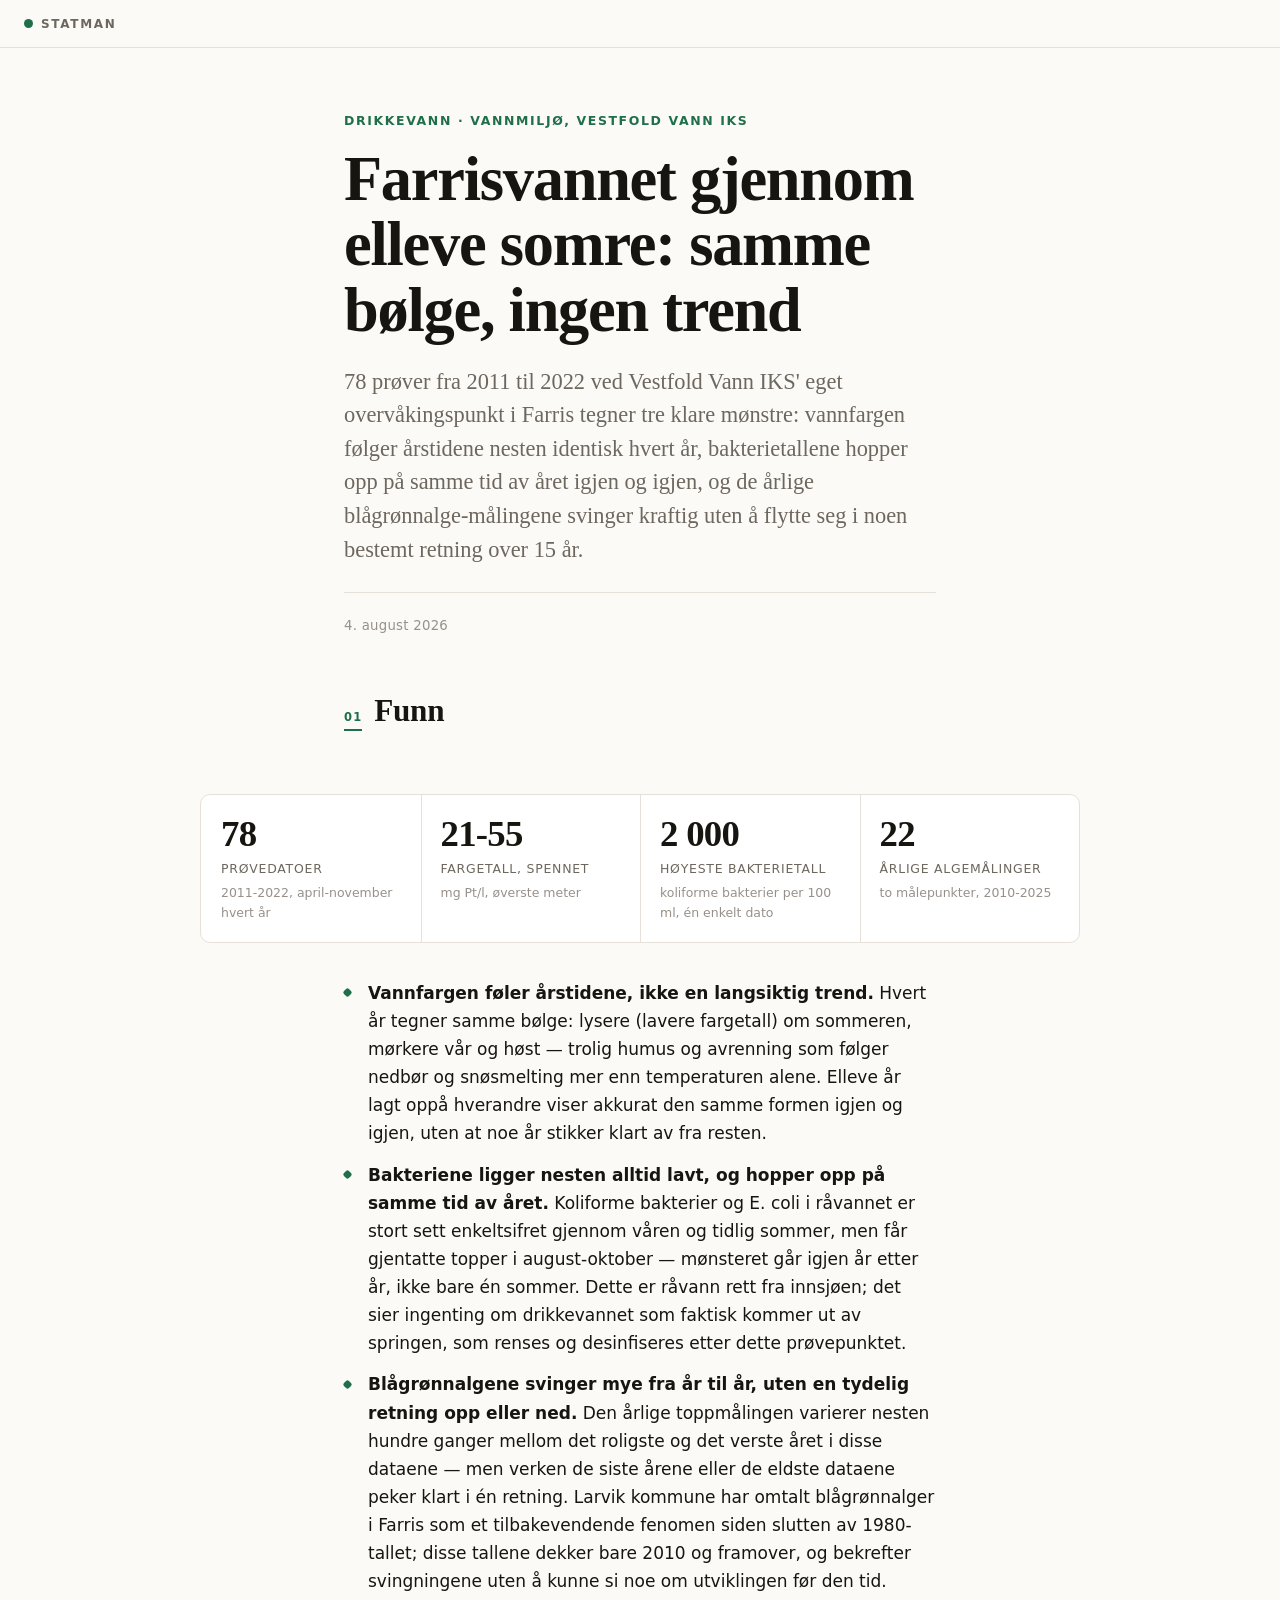
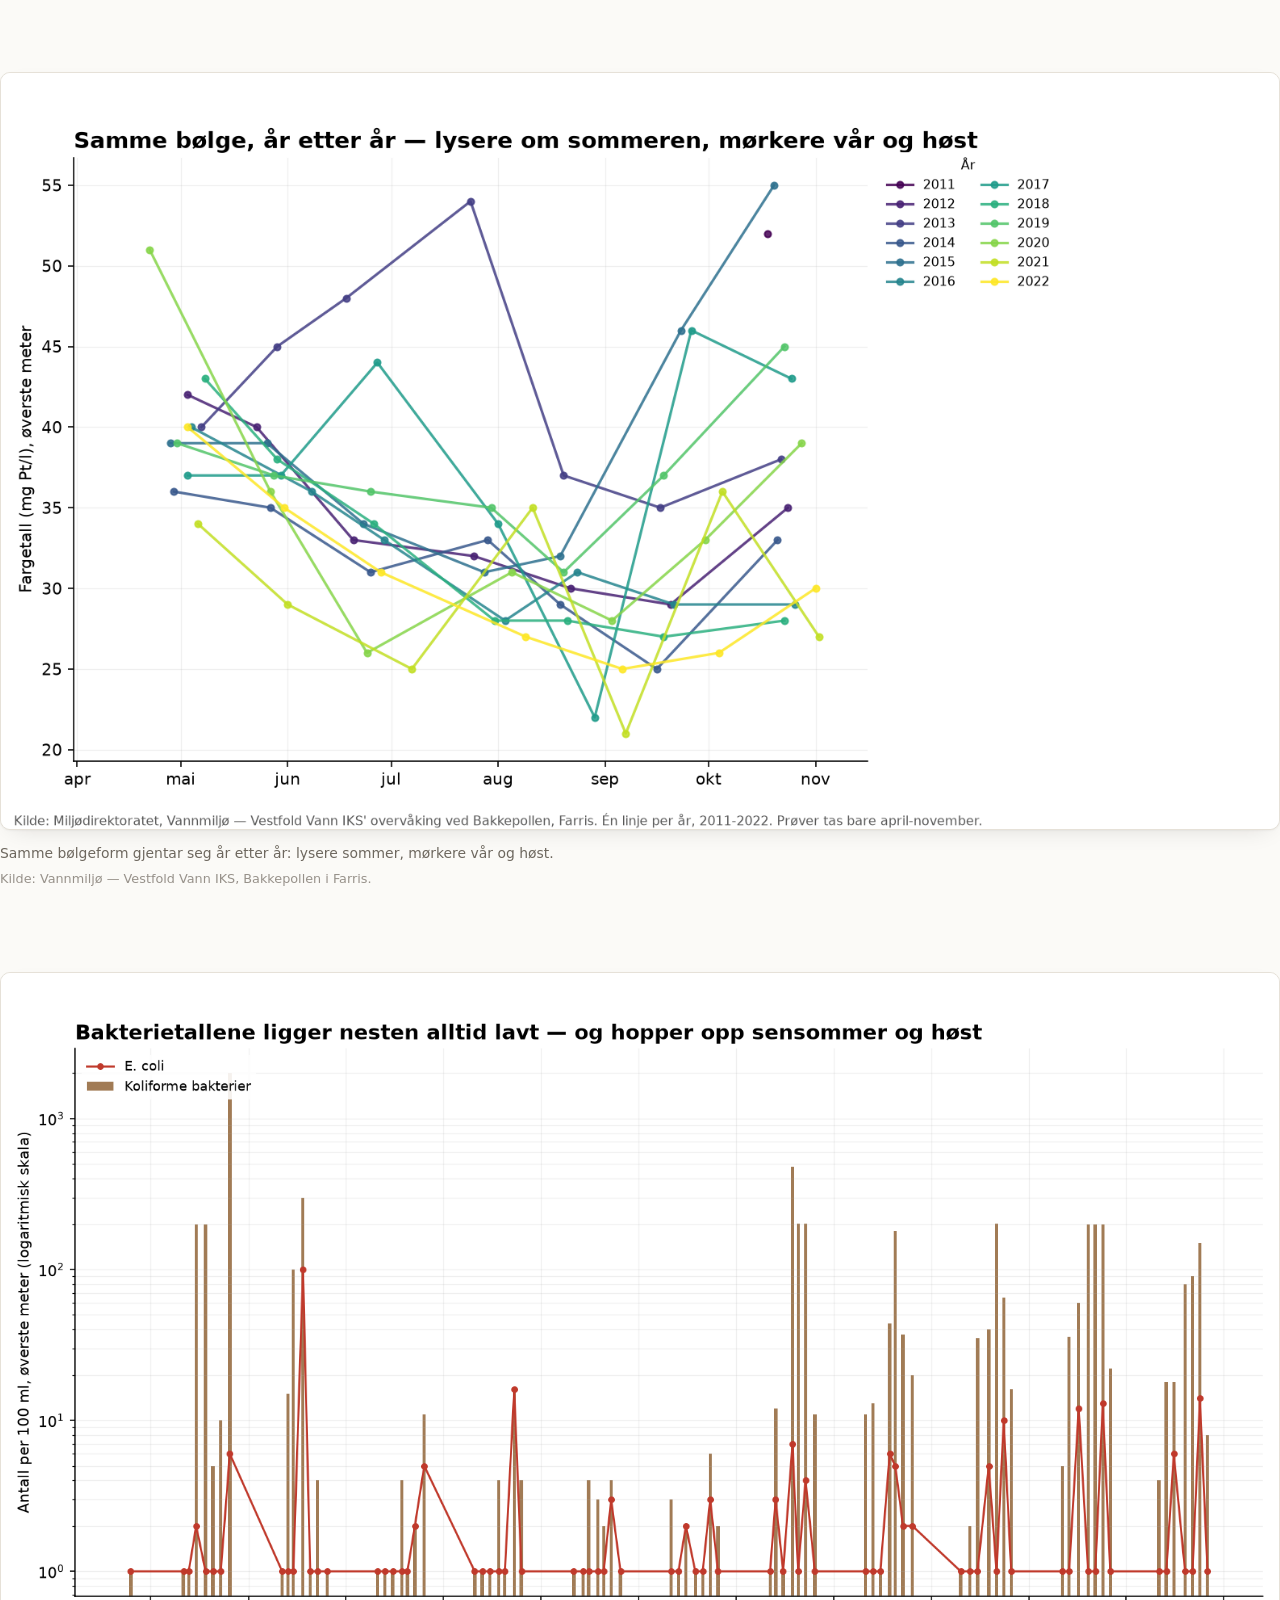
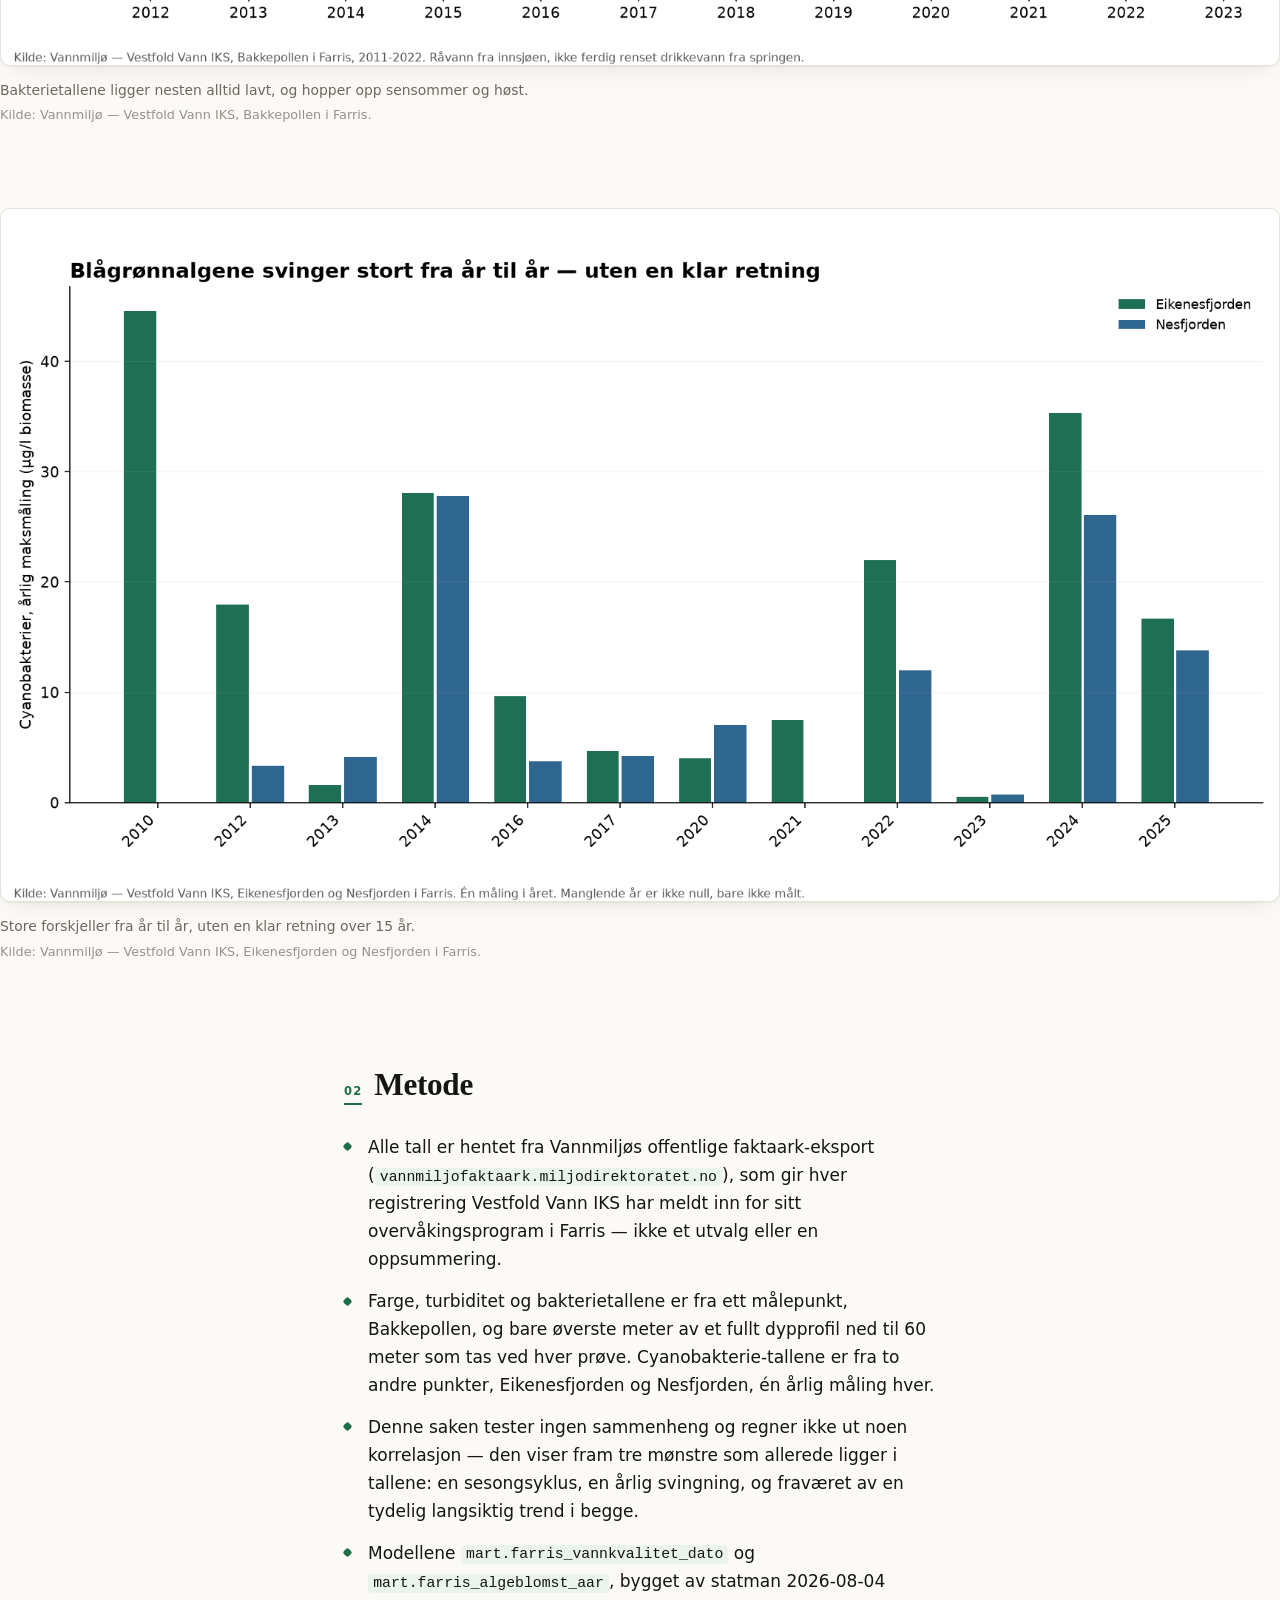
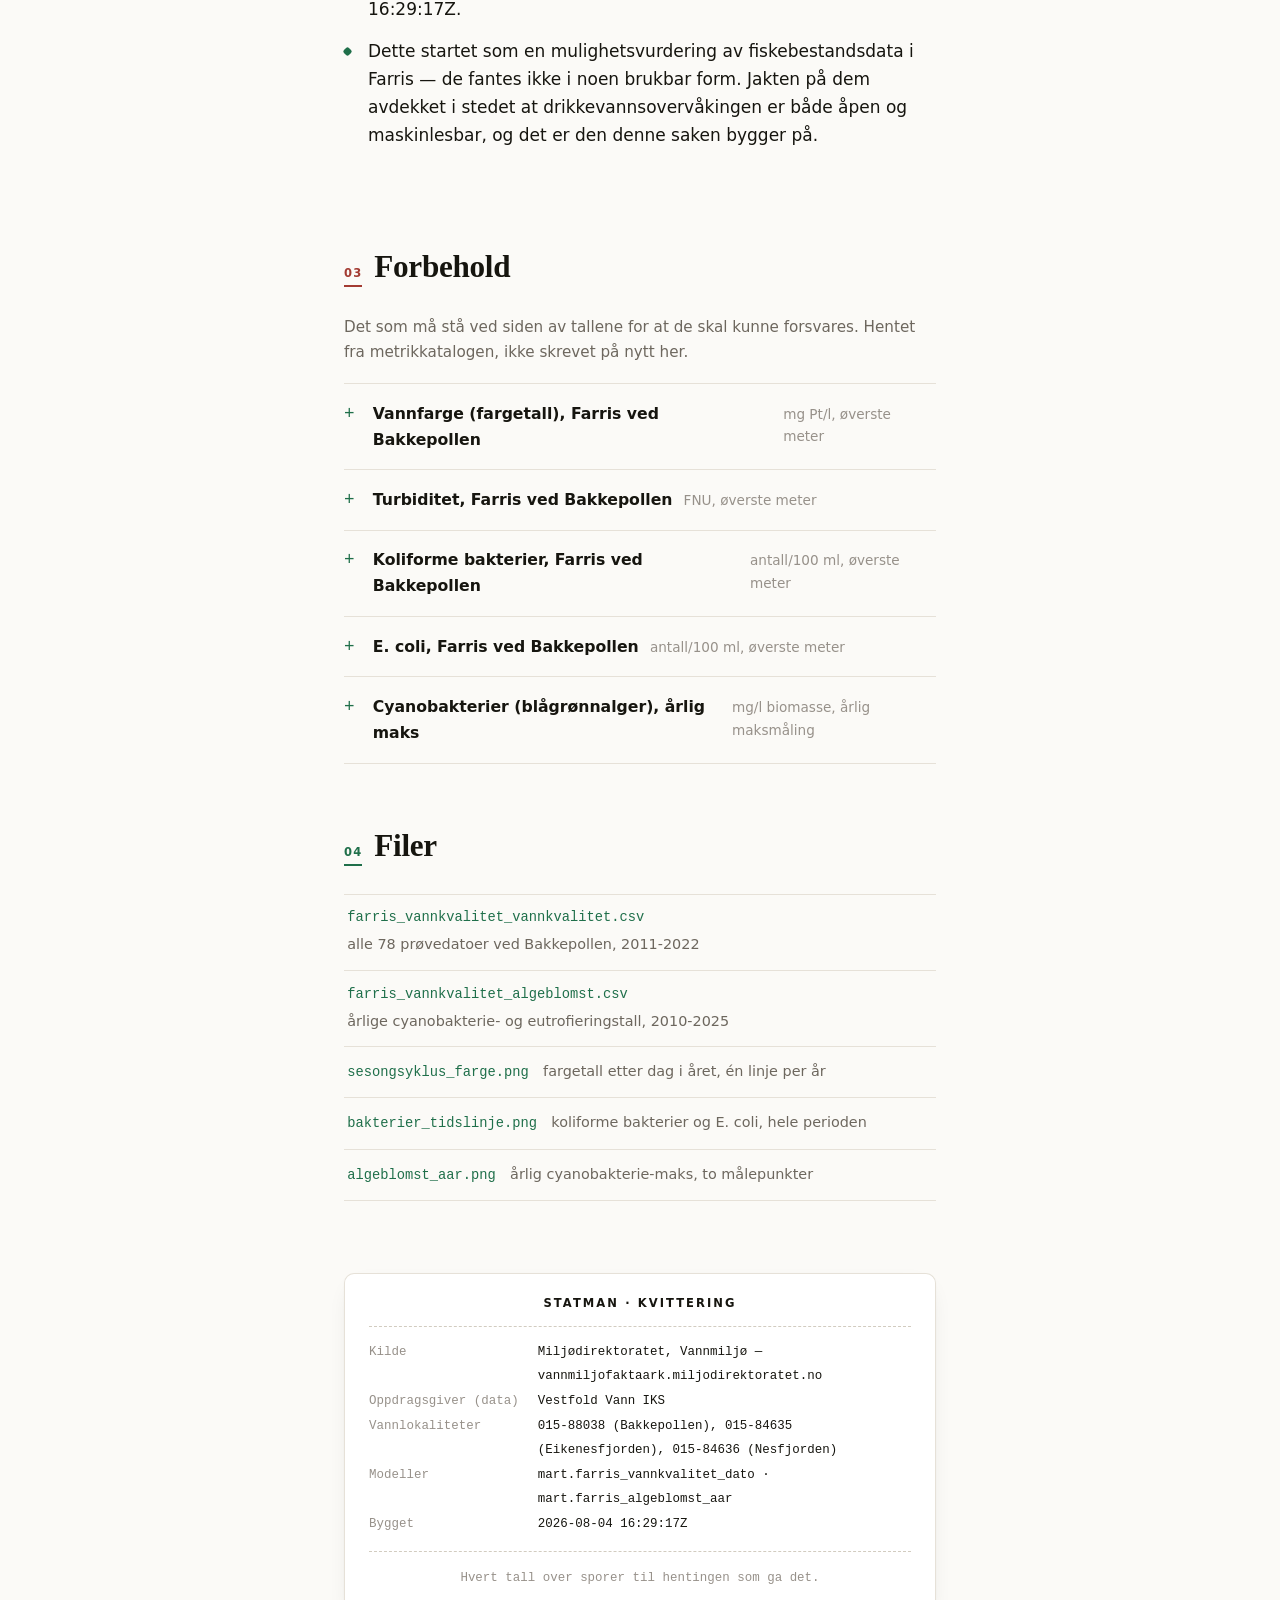
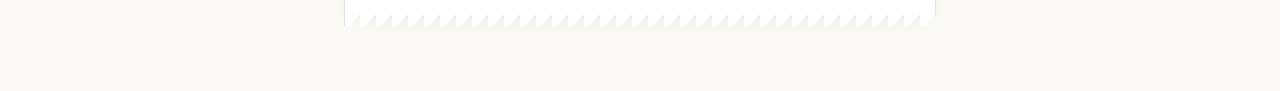
<file: docs/farris_vannkvalitet/index.html>
<!doctype html>
<html lang="nb">
<head>
<meta charset="utf-8">
<meta name="viewport" content="width=device-width, initial-scale=1">
<title>Farrisvannet gjennom elleve somre: samme bølge, ingen trend</title>
<meta name="description" content="78 prøver fra 2011 til 2022 ved Vestfold Vann IKS&#x27; eget overvåkingspunkt i Farris tegner tre klare mønstre: vannfargen følger årstidene nesten identisk hvert år, bakterietallene hopper opp på samme tid av året igjen og igjen, og de årlige blågrønnalge-målingene svinger kraftig uten å flytte seg i noen bestemt retning over 15 år.">
<meta name="generator" content="statman">
<meta name="color-scheme" content="light dark">
<link rel="icon" href="data:image/svg+xml,%3Csvg%20xmlns='http://www.w3.org/2000/svg'%20viewBox='0%200%2032%2032'%3E%3Crect%20width='32'%20height='32'%20rx='7'%20fill='%231f6f4a'/%3E%3Crect%20x='8'%20y='17'%20width='4'%20height='8'%20fill='%23fbfaf7'/%3E%3Crect%20x='14'%20y='11'%20width='4'%20height='14'%20fill='%23fbfaf7'/%3E%3Crect%20x='20'%20y='7'%20width='4'%20height='18'%20fill='%23fbfaf7'/%3E%3C/svg%3E">
<style>
/* Statman — publiseringslaget.
   Redaksjonelt og stramt. Ett tekstspenn, én aksentfarge, mye luft.
   Lekenheten ligger i det som ikke er nødvendig for å lese: kvitteringen,
   nøkkeltallene som teller opp, figurene som glir inn. Aldri i noe som
   flytter på et tall eller skjuler et forbehold. */

:root {
  color-scheme: light dark;

  --papir: #fbfaf7;
  --flate: #ffffff;
  --blekk: #16150f;
  --dempet: #6d675e;
  --svak: #97918a;
  --strek: #e6e1d8;
  --strek-mork: #d2ccc0;
  --aksent: #1f6f4a;
  --aksent-flate: #eaf3ee;
  --fall: #a33b32;
  --skygge: 0 1px 2px rgb(22 21 15 / 0.04), 0 8px 24px -12px rgb(22 21 15 / 0.16);

  --serif: ui-serif, "Iowan Old Style", "Palatino Linotype", Palatino, Georgia, serif;
  --sans: ui-sans-serif, system-ui, -apple-system, "Segoe UI", Roboto, Helvetica, sans-serif;
  --mono: ui-monospace, "SF Mono", SFMono-Regular, "JetBrains Mono", Menlo, Consolas, monospace;

  --spenn: 37rem;
  /* Hvor bredt en «full» figur får bli. Tekstspennet er 37rem fordi en
     linje ikke skal bli lang å lese; en figur har ikke det problemet, og
     et flisediagram med 400 flater har det motsatte. */
  --full-bredde: 90rem;
  --kant: 1.5rem;
  --runding: 10px;
}

@media (prefers-color-scheme: dark) {
  :root {
    --papir: #100f0d;
    --flate: #191814;
    --blekk: #eae6dd;
    --dempet: #9d968a;
    --svak: #7a7368;
    --strek: #2b2924;
    --strek-mork: #3a3730;
    --aksent: #6cc294;
    --aksent-flate: #16241d;
    --fall: #e08a80;
    --skygge: 0 1px 2px rgb(0 0 0 / 0.4), 0 8px 24px -12px rgb(0 0 0 / 0.7);
  }
}

*, *::before, *::after { box-sizing: border-box; }

html { -webkit-text-size-adjust: 100%; scroll-behavior: smooth; }
@media (prefers-reduced-motion: reduce) { html { scroll-behavior: auto; } }

body {
  margin: 0;
  background: var(--papir);
  color: var(--blekk);
  font-family: var(--sans);
  font-size: 1.0625rem;
  line-height: 1.65;
  font-synthesis-weight: none;
  -webkit-font-smoothing: antialiased;
  text-rendering: optimizeLegibility;
}

::selection { background: var(--aksent); color: var(--papir); }

a { color: inherit; text-decoration-color: var(--strek-mork); text-underline-offset: 3px; }
a:hover { text-decoration-color: var(--aksent); }

/* -------------------------------------------------------------- rammeverk */
.fremdrift {
  position: fixed; inset: 0 auto auto 0;
  height: 2px; width: 0;
  background: var(--aksent);
  z-index: 9;
  transition: width 80ms linear;
}
@media print { .fremdrift { display: none; } }

.ark {
  display: grid;
  grid-template-columns:
    [full-start] minmax(var(--kant), 1fr)
    [wide-start] minmax(0, 9rem)
    [text-start] min(var(--spenn), 100% - var(--kant) * 2) [text-end]
    minmax(0, 9rem) [wide-end]
    minmax(var(--kant), 1fr) [full-end];
  padding-bottom: 5rem;
  counter-reset: seksjon;
}
.ark > * { grid-column: text; }

/* Seksjonene arver kolonnene fra arket, så en figur eller en tabell inne i
   en seksjon kan bryte ut av tekstspennet. Uten subgrid ville hver seksjon
   vært en boks som klemte alt inn i teksten igjen. Faller pent tilbake:
   uten støtte blir alt stående i tekstspennet. */
@supports (grid-template-columns: subgrid) {
  .ark > section {
    grid-column: full;
    display: grid;
    grid-template-columns: subgrid;
  }
  .ark > section > * { grid-column: text; }
  .ark > section > .noekkeltall,
  .ark > section > .tabell-hylse,
  .ark > section > .figur.bred { grid-column: wide; }
  .ark > section > .figur.full { grid-column: full; }
}

/* ------------------------------------------------------------------- topp */
.merke {
  grid-column: full;
  display: flex; align-items: center; gap: 0.5rem;
  padding: 1.1rem var(--kant);
  font: 600 0.75rem/1 var(--sans);
  letter-spacing: 0.14em; text-transform: uppercase;
  color: var(--dempet);
  border-bottom: 1px solid var(--strek);
  margin-bottom: 4rem;
}
.merke a { text-decoration: none; }
.merke a:hover { color: var(--aksent); }
.merke .frø {
  width: 9px; height: 9px; border-radius: 50%;
  background: var(--aksent);
  box-shadow: 0 0 0 0 color-mix(in oklab, var(--aksent) 55%, transparent);
  animation: puls 3.2s ease-out infinite;
}
@keyframes puls {
  0%   { box-shadow: 0 0 0 0 color-mix(in oklab, var(--aksent) 55%, transparent); }
  70%  { box-shadow: 0 0 0 9px color-mix(in oklab, var(--aksent) 0%, transparent); }
  100% { box-shadow: 0 0 0 0 color-mix(in oklab, var(--aksent) 0%, transparent); }
}

.stikk {
  margin: 0 0 1rem;
  font: 600 0.78rem/1.4 var(--sans);
  letter-spacing: 0.13em; text-transform: uppercase;
  color: var(--aksent);
}

h1 {
  margin: 0;
  font-family: var(--serif);
  font-size: clamp(2.3rem, 1.3rem + 3.6vw, 3.9rem);
  font-weight: 600;
  line-height: 1.05;
  letter-spacing: -0.02em;
  text-wrap: balance;
}

.ingress {
  margin: 1.4rem 0 0;
  font-family: var(--serif);
  font-size: clamp(1.15rem, 1rem + 0.6vw, 1.4rem);
  line-height: 1.5;
  color: var(--dempet);
  text-wrap: pretty;
}

.datolinje {
  margin: 1.6rem 0 0;
  padding-top: 1.4rem;
  border-top: 1px solid var(--strek);
  font-size: 0.83rem;
  color: var(--svak);
  letter-spacing: 0.02em;
}

/* --------------------------------------------------------------- seksjoner */
section { margin-top: 3.5rem; }
section:first-of-type { margin-top: 3rem; }

h2 {
  counter-increment: seksjon;
  display: flex; align-items: baseline; gap: 0.75rem;
  margin: 0 0 1.4rem;
  font-family: var(--serif);
  font-size: clamp(1.5rem, 1.2rem + 1vw, 1.95rem);
  font-weight: 600;
  letter-spacing: -0.01em;
  scroll-margin-top: 2rem;
}
h2::before {
  content: counter(seksjon, decimal-leading-zero);
  flex: none;
  font: 600 0.72rem/1.9 var(--sans);
  letter-spacing: 0.1em;
  color: var(--aksent);
  border-bottom: 2px solid var(--aksent);
}

p { margin: 0 0 1.1rem; text-wrap: pretty; }
strong { font-weight: 650; }
code {
  font-family: var(--mono);
  font-size: 0.87em;
  background: var(--aksent-flate);
  padding: 0.1em 0.35em;
  border-radius: 4px;
}

/* --------------------------------------------------------------- funnliste */
.funn { margin: 0 0 1.4rem; padding: 0; list-style: none; }
.funn li {
  position: relative;
  padding: 0 0 0 1.5rem;
  margin-bottom: 0.85rem;
}
.funn li::before {
  content: "";
  position: absolute; left: 0; top: 0.62em;
  width: 7px; height: 7px;
  border-radius: 2px;
  background: var(--aksent);
  transform: rotate(45deg);
  transition: transform 220ms ease;
}
.funn li:hover::before { transform: rotate(135deg) scale(1.15); }

/* -------------------------------------------------------------- nøkkeltall */
.noekkeltall {
  display: grid;
  grid-template-columns: repeat(auto-fit, minmax(min(100%, 9.5rem), 1fr));
  margin: 2.2rem 0;
  background: var(--flate);
  border: 1px solid var(--strek);
  border-radius: var(--runding);
  overflow: hidden;
}
/* Skillelinjene ligger på cellene, ikke i mellomrommet mellom dem. Det
   koster negative marginer, men et rutenett som ikke går opp får da tomrom
   i kortfargen i stedet for en grå flekk. */
.noekkeltall div {
  padding: 1.15rem 1.25rem;
  margin: 0 -1px -1px 0;
  border-right: 1px solid var(--strek);
  border-bottom: 1px solid var(--strek);
}
.noekkeltall .tall {
  display: block;
  font-family: var(--serif);
  font-size: clamp(1.7rem, 1.4rem + 1.2vw, 2.3rem);
  font-weight: 600;
  line-height: 1.1;
  letter-spacing: -0.02em;
  font-variant-numeric: tabular-nums;
}
.noekkeltall .etikett {
  display: block;
  margin-top: 0.45rem;
  font-size: 0.78rem;
  line-height: 1.35;
  letter-spacing: 0.06em;
  text-transform: uppercase;
  color: var(--dempet);
}
.noekkeltall .merknad {
  display: block;
  margin-top: 0.3rem;
  font-size: 0.78rem;
  color: var(--svak);
}

/* ------------------------------------------------------------------ figurer */
.figur { margin: 2.6rem 0; }
/* `width: 100%` er ikke overflødig. Uten den gjør `margin-inline: auto` at
   figuren blir en shrink-to-fit-boks: automargene suger opp ledig plass, og
   bredden bestemmes av det bredeste barnet med egen intrinsisk bredde. For
   en PNG er det bildet, som er bredt nok til at ingen merker det. For en
   figur sida tegner selv er det *bildeteksten*, som er begrenset til
   tekstspennet — så flisediagrammet rendret på 592 piksler der det skulle
   hatt 1440, og all skrift i det ble halvert. */
.figur.full {
  width: 100%;
  max-width: var(--full-bredde);
  margin-inline: auto;
}
.figur a { display: block; text-decoration: none; }
.figur img {
  display: block; width: 100%; height: auto;
  border: 1px solid var(--strek);
  border-radius: var(--runding);
  background: #fff;
  box-shadow: var(--skygge);
  transition: transform 260ms cubic-bezier(.2,.7,.3,1), box-shadow 260ms ease;
}
.figur a:hover img { transform: translateY(-3px); box-shadow: 0 1px 2px rgb(22 21 15 / .05), 0 20px 44px -20px rgb(22 21 15 / .3); }
.figur figcaption {
  margin-top: 0.85rem;
  font-size: 0.87rem;
  line-height: 1.55;
  color: var(--dempet);
  max-width: var(--spenn);
}
.figur .kilde { display: block; margin-top: 0.25rem; color: var(--svak); font-size: 0.8rem; }

/* Glir inn ved scroll. Slås av av .rolig, som JS setter når brukeren har
   bedt om mindre bevegelse. */
body:not(.rolig) .avslor {
  opacity: 0;
  transform: translateY(14px);
}
body:not(.rolig) .avslor.synlig {
  opacity: 1;
  transform: none;
  transition: opacity 620ms ease, transform 620ms cubic-bezier(.2,.7,.3,1);
}

/* ------------------------------------------------------------------ tabeller */
.tabell-hylse {
  margin: 2.2rem 0;
  overflow-x: auto;
  border: 1px solid var(--strek);
  border-radius: var(--runding);
  background: var(--flate);
}
table { width: 100%; border-collapse: collapse; font-size: 0.9rem; }
thead th {
  position: sticky; top: 0;
  background: var(--flate);
  border-bottom: 1px solid var(--strek-mork);
  padding: 0.75rem 1rem;
  text-align: left;
  font-weight: 600;
  font-size: 0.76rem;
  letter-spacing: 0.07em;
  text-transform: uppercase;
  color: var(--dempet);
  white-space: nowrap;
}
th.h {
  cursor: pointer;
  user-select: none;
  transition: color 160ms ease;
}
th.h:hover { color: var(--aksent); }
th.h::after {
  content: "↕";
  margin-left: 0.4em;
  opacity: 0.28;
  font-size: 0.9em;
}
th.h[data-vei="opp"]::after   { content: "↑"; opacity: 1; color: var(--aksent); }
th.h[data-vei="ned"]::after   { content: "↓"; opacity: 1; color: var(--aksent); }
tbody td {
  padding: 0.6rem 1rem;
  border-top: 1px solid var(--strek);
  font-variant-numeric: tabular-nums;
}
tbody tr { transition: background 140ms ease; }
tbody tr:hover { background: var(--aksent-flate); }
td.right, th.right { text-align: right; }
.tabell-tekst { margin: -1.4rem 0 2.2rem; font-size: 0.85rem; color: var(--svak); }

/* ----------------------------------------------------------------- forbehold */
.forbehold h2::before { color: var(--fall); border-color: var(--fall); }
.forbehold p.hvorfor { color: var(--dempet); font-size: 0.95rem; }
details {
  border-top: 1px solid var(--strek);
  padding: 0.15rem 0;
}
details:last-of-type { border-bottom: 1px solid var(--strek); }
summary {
  display: flex; align-items: baseline; gap: 0.7rem;
  padding: 0.9rem 0;
  cursor: pointer;
  list-style: none;
  font-weight: 600;
  font-size: 0.98rem;
}
summary::-webkit-details-marker { display: none; }
summary::before {
  content: "+";
  flex: none;
  width: 1.1rem;
  font: 400 1.1rem/1 var(--mono);
  color: var(--aksent);
  transition: transform 220ms cubic-bezier(.2,.7,.3,1);
}
details[open] summary::before { transform: rotate(45deg); }
summary .enhet { font-weight: 400; color: var(--svak); font-size: 0.85rem; }
summary:hover { color: var(--aksent); }
details ul { margin: 0 0 1.1rem; padding-left: 1.85rem; }
details li { margin-bottom: 0.5rem; font-size: 0.94rem; color: var(--dempet); }
details li.brudd::marker { color: var(--fall); }
details .kilde-linje {
  margin: 0 0 0.8rem 1.85rem;
  font-size: 0.82rem;
  color: var(--svak);
}

/* --------------------------------------------------------------------- filer */
.filer { margin: 0; padding: 0; list-style: none; }
.filer li { border-top: 1px solid var(--strek); }
.filer li:last-child { border-bottom: 1px solid var(--strek); }
.filer a {
  display: flex; flex-wrap: wrap; align-items: baseline; gap: 0.2rem 0.9rem;
  padding: 0.8rem 0.2rem;
  text-decoration: none;
  transition: padding-left 200ms cubic-bezier(.2,.7,.3,1), background 160ms ease;
}
.filer a:hover { padding-left: 0.7rem; background: var(--aksent-flate); }
.filer .navn { font-family: var(--mono); font-size: 0.86rem; color: var(--aksent); }
.filer .om { color: var(--dempet); font-size: 0.9rem; }

/* --------------------------------------------------------------- kvitteringen */
/* Proveniensen satt som en kassalapp. Den er der fordi det er det systemet
   gjør best: et publisert tall skal kunne spores tilbake til hentingen som
   ga det, også av noen som bare har denne sida. */
.kvittering {
  --pad: 1.5rem;
  position: relative;
  margin: 4.5rem 0 0;
  padding: var(--pad);
  background: var(--flate);
  border: 1px solid var(--strek);
  border-bottom: 0;
  border-radius: var(--runding) var(--runding) 0 0;
  box-shadow: var(--skygge);
  font-family: var(--mono);
  font-size: 0.78rem;
  line-height: 1.9;
  color: var(--dempet);
}
.kvittering::after {
  content: "";
  position: absolute; left: -1px; right: -1px; bottom: -11px;
  height: 12px;
  background: var(--flate);
  border-inline: 1px solid var(--strek);
  -webkit-mask: linear-gradient(-45deg, #0000 8px, #000 0) 0 0 / 16px 100% repeat-x;
          mask: linear-gradient(-45deg, #0000 8px, #000 0) 0 0 / 16px 100% repeat-x;
}
.kvittering h2 {
  display: block;
  margin: 0 0 1rem;
  font: 600 0.72rem/1 var(--sans);
  letter-spacing: 0.18em;
  text-transform: uppercase;
  color: var(--blekk);
  text-align: center;
}
.kvittering h2::before { content: none; }
.kvittering hr {
  border: 0;
  border-top: 1px dashed var(--strek-mork);
  margin: 0.9rem 0;
}
.kvittering dl {
  display: grid;
  grid-template-columns: minmax(6rem, auto) 1fr;
  gap: 0.1rem 1.2rem;
  margin: 0;
}
@media (max-width: 32rem) {
  .kvittering dl { grid-template-columns: 1fr; }
  .kvittering dt { margin-top: 0.6rem; }
}
.kvittering dt { color: var(--svak); white-space: nowrap; }
.kvittering dd { margin: 0; overflow-wrap: anywhere; color: var(--blekk); }
.kvittering .bunn { margin: 0.9rem 0 0; text-align: center; color: var(--svak); }

/* ------------------------------------------------------------------- arkivet */
.arkiv { list-style: none; margin: 2rem 0 0; padding: 0; }
.arkiv li { border-top: 1px solid var(--strek); }
.arkiv li:last-child { border-bottom: 1px solid var(--strek); }
.arkiv a {
  display: block;
  padding: 1.9rem 0.2rem;
  text-decoration: none;
  transition: padding-left 260ms cubic-bezier(.2,.7,.3,1), background 180ms ease;
}
.arkiv a:hover { padding-left: 0.9rem; background: var(--aksent-flate); }
.arkiv .stikk { margin-bottom: 0.5rem; font-size: 0.7rem; }
.arkiv h2 {
  display: block;
  margin: 0 0 0.5rem;
  font-size: clamp(1.35rem, 1.15rem + 0.8vw, 1.7rem);
}
.arkiv h2::before { content: none; }
.arkiv p { margin: 0; color: var(--dempet); font-size: 0.96rem; }
.arkiv time { display: block; margin-top: 0.7rem; font-size: 0.78rem; color: var(--svak); font-variant-numeric: tabular-nums; }
.tomt { color: var(--svak); font-style: italic; }

/* --------------------------------------------------------------------- print */
@media print {
  body { background: #fff; font-size: 10.5pt; }
  .merke, .fremdrift { display: none; }
  .figur img { box-shadow: none; }
  details { break-inside: avoid; }
  details:not([open]) > *:not(summary) { display: block !important; }
  .kvittering { box-shadow: none; break-inside: avoid; }
  a { text-decoration: none; }
}
</style>
</head>
<body>
<div class="fremdrift" id="fremdrift"></div>
<article class="ark"><div class="merke"><span class="frø"></span><a href="../index.html">Statman</a></div><header><p class="stikk">Drikkevann · Vannmiljø, Vestfold Vann IKS</p><h1>Farrisvannet gjennom elleve somre: samme bølge, ingen trend</h1><p class="ingress">78 prøver fra 2011 til 2022 ved Vestfold Vann IKS&#x27; eget overvåkingspunkt i Farris tegner tre klare mønstre: vannfargen følger årstidene nesten identisk hvert år, bakterietallene hopper opp på samme tid av året igjen og igjen, og de årlige blågrønnalge-målingene svinger kraftig uten å flytte seg i noen bestemt retning over 15 år.</p><p class="datolinje"><time datetime="2026-08-04">4. august 2026</time></p></header><section id="funn"><h2>Funn</h2><div class="noekkeltall avslor"><div><span class="tall">78</span><span class="etikett">Prøvedatoer</span><span class="merknad">2011-2022, april-november hvert år</span></div><div><span class="tall">21-55</span><span class="etikett">Fargetall, spennet</span><span class="merknad">mg Pt/l, øverste meter</span></div><div><span class="tall">2000</span><span class="etikett">Høyeste bakterietall</span><span class="merknad">koliforme bakterier per 100 ml, én enkelt dato</span></div><div><span class="tall">22</span><span class="etikett">Årlige algemålinger</span><span class="merknad">to målepunkter, 2010-2025</span></div></div><ul class="funn"><li><strong>Vannfargen føler årstidene, ikke en langsiktig trend.</strong> Hvert år tegner samme bølge: lysere (lavere fargetall) om sommeren, mørkere vår og høst — trolig humus og avrenning som følger nedbør og snøsmelting mer enn temperaturen alene. Elleve år lagt oppå hverandre viser akkurat den samme formen igjen og igjen, uten at noe år stikker klart av fra resten.</li><li><strong>Bakteriene ligger nesten alltid lavt, og hopper opp på samme tid av året.</strong> Koliforme bakterier og E. coli i råvannet er stort sett enkeltsifret gjennom våren og tidlig sommer, men får gjentatte topper i august-oktober — mønsteret går igjen år etter år, ikke bare én sommer. Dette er råvann rett fra innsjøen; det sier ingenting om drikkevannet som faktisk kommer ut av springen, som renses og desinfiseres etter dette prøvepunktet.</li><li><strong>Blågrønnalgene svinger mye fra år til år, uten en tydelig retning opp eller ned.</strong> Den årlige toppmålingen varierer nesten hundre ganger mellom det roligste og det verste året i disse dataene — men verken de siste årene eller de eldste dataene peker klart i én retning. Larvik kommune har omtalt blågrønnalger i Farris som et tilbakevendende fenomen siden slutten av 1980-tallet; disse tallene dekker bare 2010 og framover, og bekrefter svingningene uten å kunne si noe om utviklingen før den tid.</li></ul><figure class="figur full avslor"><a href="sesongsyklus_farge.png"><img src="sesongsyklus_farge.png" alt="Linjediagram med én linje per år (2011-2022), fargetall i mg Pt/l langs x-aksen april til november." loading="lazy" decoding="async"></a><figcaption>Samme bølgeform gjentar seg år etter år: lysere sommer, mørkere vår og høst.<span class="kilde">Kilde: Vannmiljø — Vestfold Vann IKS, Bakkepollen i Farris.</span></figcaption></figure><figure class="figur full avslor"><a href="bakterier_tidslinje.png"><img src="bakterier_tidslinje.png" alt="Stolpediagram (koliforme bakterier) og linje (E. coli) over hele perioden 2011-2022, logaritmisk akse." loading="lazy" decoding="async"></a><figcaption>Bakterietallene ligger nesten alltid lavt, og hopper opp sensommer og høst.<span class="kilde">Kilde: Vannmiljø — Vestfold Vann IKS, Bakkepollen i Farris.</span></figcaption></figure><figure class="figur full avslor"><a href="algeblomst_aar.png"><img src="algeblomst_aar.png" alt="Grupperte stolper, cyanobakterier årlig maks 2010-2025, to målepunkter." loading="lazy" decoding="async"></a><figcaption>Store forskjeller fra år til år, uten en klar retning over 15 år.<span class="kilde">Kilde: Vannmiljø — Vestfold Vann IKS, Eikenesfjorden og Nesfjorden i Farris.</span></figcaption></figure></section><section id="metode"><h2>Metode</h2><ul class="funn"><li>Alle tall er hentet fra Vannmiljøs offentlige faktaark-eksport (<code>vannmiljofaktaark.miljodirektoratet.no</code>), som gir hver registrering Vestfold Vann IKS har meldt inn for sitt overvåkingsprogram i Farris — ikke et utvalg eller en oppsummering.</li><li>Farge, turbiditet og bakterietallene er fra ett målepunkt, Bakkepollen, og bare øverste meter av et fullt dypprofil ned til 60 meter som tas ved hver prøve. Cyanobakterie-tallene er fra to andre punkter, Eikenesfjorden og Nesfjorden, én årlig måling hver.</li><li>Denne saken tester ingen sammenheng og regner ikke ut noen korrelasjon — den viser fram tre mønstre som allerede ligger i tallene: en sesongsyklus, en årlig svingning, og fraværet av en tydelig langsiktig trend i begge.</li><li>Modellene <code>mart.farris_vannkvalitet_dato</code> og <code>mart.farris_algeblomst_aar</code>, bygget av statman 2026-08-04 16:29:17Z.</li><li>Dette startet som en mulighetsvurdering av fiskebestandsdata i Farris — de fantes ikke i noen brukbar form. Jakten på dem avdekket i stedet at drikkevannsovervåkingen er både åpen og maskinlesbar, og det er den denne saken bygger på.</li></ul></section><section class="forbehold" id="forbehold"><h2>Forbehold</h2><p class="hvorfor">Det som må stå ved siden av tallene for at de skal kunne forsvares. Hentet fra metrikkatalogen, ikke skrevet på nytt her.</p><details><summary>Vannfarge (fargetall), Farris ved Bakkepollen <span class="enhet">mg Pt/l, øverste meter</span></summary><p class="kilde-linje">Kilde: Miljødirektoratet, Vannmiljø — Vestfold Vann IKS&#x27; overvåking av drikkevannskilden Farris</p><ul><li>Kun øverste meter (1 m) av et fullt dypprofil ned til 60 m som tas ved hver prøve. Dypere sjikt er jevnt lavere i fargetall og ligger urørt i clean.vannmiljo_farris for den som vil se resten av profilen.</li><li>Prøver tas bare april-november — innsjøen er ikke overvåket på denne måten om vinteren. Linjer som krysser årsskiftet i grafene hopper derfor over en periode uten data, ikke en jevn utvikling.</li><li>Ett målepunkt (Bakkepollen) av flere i innsjøen. Ikke nødvendigvis representativt for hele Farris.</li></ul></details><details><summary>Turbiditet, Farris ved Bakkepollen <span class="enhet">FNU, øverste meter</span></summary><p class="kilde-linje">Kilde: Miljødirektoratet, Vannmiljø — Vestfold Vann IKS&#x27; overvåking av drikkevannskilden Farris</p><ul><li>Samme forbehold som farris_fargetall — øverste meter, april-november, ett målepunkt.</li></ul></details><details><summary>Koliforme bakterier, Farris ved Bakkepollen <span class="enhet">antall/100 ml, øverste meter</span></summary><p class="kilde-linje">Kilde: Miljødirektoratet, Vannmiljø — Vestfold Vann IKS&#x27; overvåking av drikkevannskilden Farris</p><ul><li>Dette er råvann rett fra innsjøen, ikke drikkevannet som når springen — det skal desinfiseres og renses etter denne prøvetakingen, ikke etter den.</li><li>Samme forbehold som farris_fargetall — øverste meter, april-november, ett målepunkt.</li></ul></details><details><summary>E. coli, Farris ved Bakkepollen <span class="enhet">antall/100 ml, øverste meter</span></summary><p class="kilde-linje">Kilde: Miljødirektoratet, Vannmiljø — Vestfold Vann IKS&#x27; overvåking av drikkevannskilden Farris</p><ul><li>Samme forbehold som farris_koliforme_bakterier — dette er råvann, ikke ferdig renset drikkevann.</li></ul></details><details><summary>Cyanobakterier (blågrønnalger), årlig maks <span class="enhet">mg/l biomasse, årlig maksmåling</span></summary><p class="kilde-linje">Kilde: Miljødirektoratet, Vannmiljø — Vestfold Vann IKS&#x27; overvåking av Farris, to målepunkter (Eikenesfjorden og Nesfjorden)</p><ul><li>Én måling i året (nominelt 1. august), ikke et sesongmaks funnet ved hyppig prøvetaking. Et faktisk maksimum midtsommers kan være høyere eller lavere enn denne ene prøven fanger opp.</li><li>Flere år mangler måling helt (blant annet 2011, 2015, 2018, 2019 ved Eikenesfjorden) — se hull i tidslinjen som manglende data, ikke null.</li><li>Ingen offisiell grenseverdi er lagt inn eller vurdert her — tallene vises som de er, ikke klassifisert som &quot;høy&quot;/&quot;lav&quot; risiko.</li></ul></details></section><section id="filer"><h2>Filer</h2><ul class="filer"><li><a href="farris_vannkvalitet_vannkvalitet.csv" download><span class="navn">farris_vannkvalitet_vannkvalitet.csv</span><span class="om">alle 78 prøvedatoer ved Bakkepollen, 2011-2022</span></a></li><li><a href="farris_vannkvalitet_algeblomst.csv" download><span class="navn">farris_vannkvalitet_algeblomst.csv</span><span class="om">årlige cyanobakterie- og eutrofieringstall, 2010-2025</span></a></li><li><a href="sesongsyklus_farge.png" download><span class="navn">sesongsyklus_farge.png</span><span class="om">fargetall etter dag i året, én linje per år</span></a></li><li><a href="bakterier_tidslinje.png" download><span class="navn">bakterier_tidslinje.png</span><span class="om">koliforme bakterier og E. coli, hele perioden</span></a></li><li><a href="algeblomst_aar.png" download><span class="navn">algeblomst_aar.png</span><span class="om">årlig cyanobakterie-maks, to målepunkter</span></a></li></ul></section><footer class="kvittering"><h2>Statman · kvittering</h2><hr><dl><dt>Kilde</dt><dd>Miljødirektoratet, Vannmiljø — vannmiljofaktaark.miljodirektoratet.no</dd><dt>Oppdragsgiver (data)</dt><dd>Vestfold Vann IKS</dd><dt>Vannlokaliteter</dt><dd>015-88038 (Bakkepollen), 015-84635 (Eikenesfjorden), 015-84636 (Nesfjorden)</dd><dt>Modeller</dt><dd>mart.farris_vannkvalitet_dato · mart.farris_algeblomst_aar</dd><dt>Bygget</dt><dd>2026-08-04 16:29:17Z</dd></dl><hr><p class="bunn">Hvert tall over sporer til hentingen som ga det.</p></footer></article>
<script>
/* Statman — publiseringslaget.
   Fire små ting: lesefremdrift, tall som teller opp, figurer som glir inn,
   tabeller som kan sorteres. Ingenting her endrer et tall, og sida er fullt
   lesbar uten skript i det hele tatt. */
(function () {
  "use strict";

  var rolig = window.matchMedia("(prefers-reduced-motion: reduce)").matches;
  if (rolig) document.body.classList.add("rolig");

  /* ------------------------------------------------------ lesefremdrift */
  var stripe = document.getElementById("fremdrift");
  if (stripe) {
    var ventende = false;
    var tegn = function () {
      ventende = false;
      var h = document.documentElement;
      var strekk = h.scrollHeight - h.clientHeight;
      var del = strekk > 0 ? h.scrollTop / strekk : 0;
      stripe.style.width = Math.min(100, Math.max(0, del * 100)).toFixed(2) + "%";
    };
    addEventListener("scroll", function () {
      if (!ventende) { ventende = true; requestAnimationFrame(tegn); }
    }, { passive: true });
    addEventListener("resize", tegn, { passive: true });
    tegn();
  }

  /* --------------------------------------------------------- norske tall */
  // "+707 095", "14,4 %", "−22,1 %" -> {før, tall, desimaler, etter}
  // Tallet får ikke slutte på mellomrom — ellers spiser det opp det harde
  // mellomrommet foran «%» og «øre», og enheten klistrer seg til tallet.
  var TALL = /^(.*?)(\d(?:[\d\s]*\d)?(?:,\d+)?)(.*)$/s;

  function les(tekst) {
    var m = TALL.exec(tekst);
    if (!m) return null;
    var rå = m[2].replace(/\s/g, "").replace(",", ".");
    var verdi = parseFloat(rå);
    if (!isFinite(verdi)) return null;
    var komma = m[2].indexOf(",");
    return {
      før: m[1],
      verdi: verdi,
      desimaler: komma === -1 ? 0 : m[2].length - komma - 1,
      etter: m[3]
    };
  }

  function skriv(del, verdi) {
    return del.før + verdi.toLocaleString("nb-NO", {
      minimumFractionDigits: del.desimaler,
      maximumFractionDigits: del.desimaler
    }) + del.etter;
  }

  /* ------------------------------------------- nøkkeltall som teller opp */
  function tell(el) {
    var del = les(el.textContent);
    if (!del) return;
    var start = performance.now();
    var varighet = 900;
    var steg = function (nå) {
      var t = Math.min(1, (nå - start) / varighet);
      var lettet = 1 - Math.pow(1 - t, 3);
      el.textContent = skriv(del, del.verdi * lettet);
      if (t < 1) requestAnimationFrame(steg);
      else el.textContent = skriv(del, del.verdi);
    };
    requestAnimationFrame(steg);
  }

  /* ------------------------------------------------ avsløring ved scroll */
  var mål = document.querySelectorAll(".avslor");
  if (!rolig && "IntersectionObserver" in window) {
    var kikker = new IntersectionObserver(function (poster) {
      poster.forEach(function (post) {
        if (!post.isIntersecting) return;
        post.target.classList.add("synlig");
        post.target.querySelectorAll(".tall").forEach(tell);
        kikker.unobserve(post.target);
      });
    }, { rootMargin: "0px 0px -8% 0px", threshold: 0.12 });
    mål.forEach(function (el) { kikker.observe(el); });
  } else {
    mål.forEach(function (el) { el.classList.add("synlig"); });
  }

  /* ---------------------------------------------------- sorterbare tabeller */
  document.querySelectorAll("table[data-sorterbar]").forEach(function (tabell) {
    var kropp = tabell.tBodies[0];
    if (!kropp) return;
    var opprinnelig = Array.prototype.slice.call(kropp.rows);

    tabell.querySelectorAll("thead th").forEach(function (th, kol) {
      th.classList.add("h");
      th.tabIndex = 0;
      th.setAttribute("role", "button");

      var sorter = function () {
        var vei = th.dataset.vei === "ned" ? "opp" : th.dataset.vei === "opp" ? "" : "ned";
        tabell.querySelectorAll("thead th").forEach(function (annen) {
          delete annen.dataset.vei;
          annen.removeAttribute("aria-sort");
        });

        if (!vei) {
          opprinnelig.forEach(function (rad) { kropp.appendChild(rad); });
          return;
        }
        th.dataset.vei = vei;
        th.setAttribute("aria-sort", vei === "ned" ? "descending" : "ascending");

        var retning = vei === "ned" ? -1 : 1;
        var rader = Array.prototype.slice.call(kropp.rows);
        rader.sort(function (a, b) {
          var ta = a.cells[kol].textContent.trim();
          var tb = b.cells[kol].textContent.trim();
          var na = les(ta), nb = les(tb);
          // Bare tallsortering når hele kolonneparet er tall. Ellers
          // ville «Nes» og «1806» blitt sammenlignet på hver sin skala.
          if (na && nb && /^[^\p{L}]*$/u.test(ta.replace(/[%\s]/g, ""))) {
            var fa = /^\s*[-−]/.test(ta) ? -na.verdi : na.verdi;
            var fb = /^\s*[-−]/.test(tb) ? -nb.verdi : nb.verdi;
            return (fa - fb) * retning;
          }
          return ta.localeCompare(tb, "nb") * retning;
        });
        rader.forEach(function (rad) { kropp.appendChild(rad); });
      };

      th.addEventListener("click", sorter);
      th.addEventListener("keydown", function (e) {
        if (e.key === "Enter" || e.key === " ") { e.preventDefault(); sorter(); }
      });
    });
  });
})();
</script>
</body>
</html>
</file>
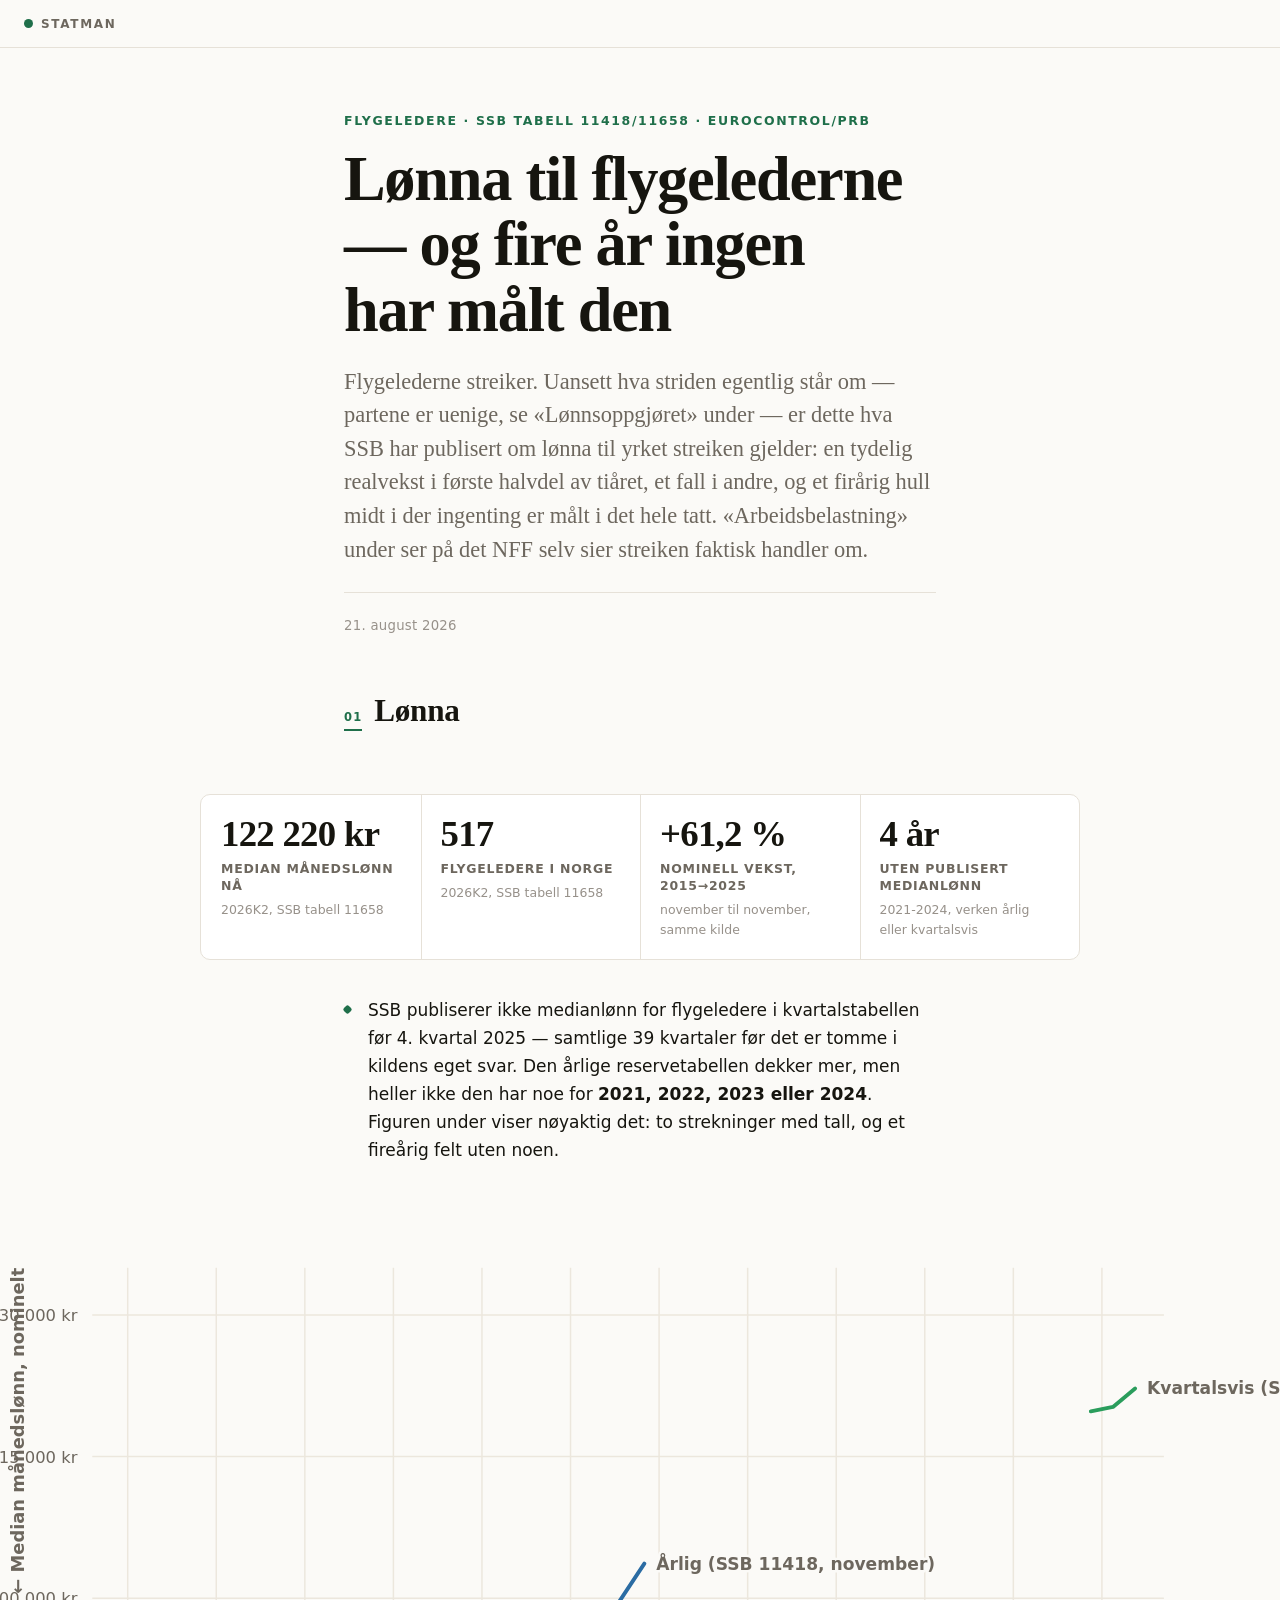
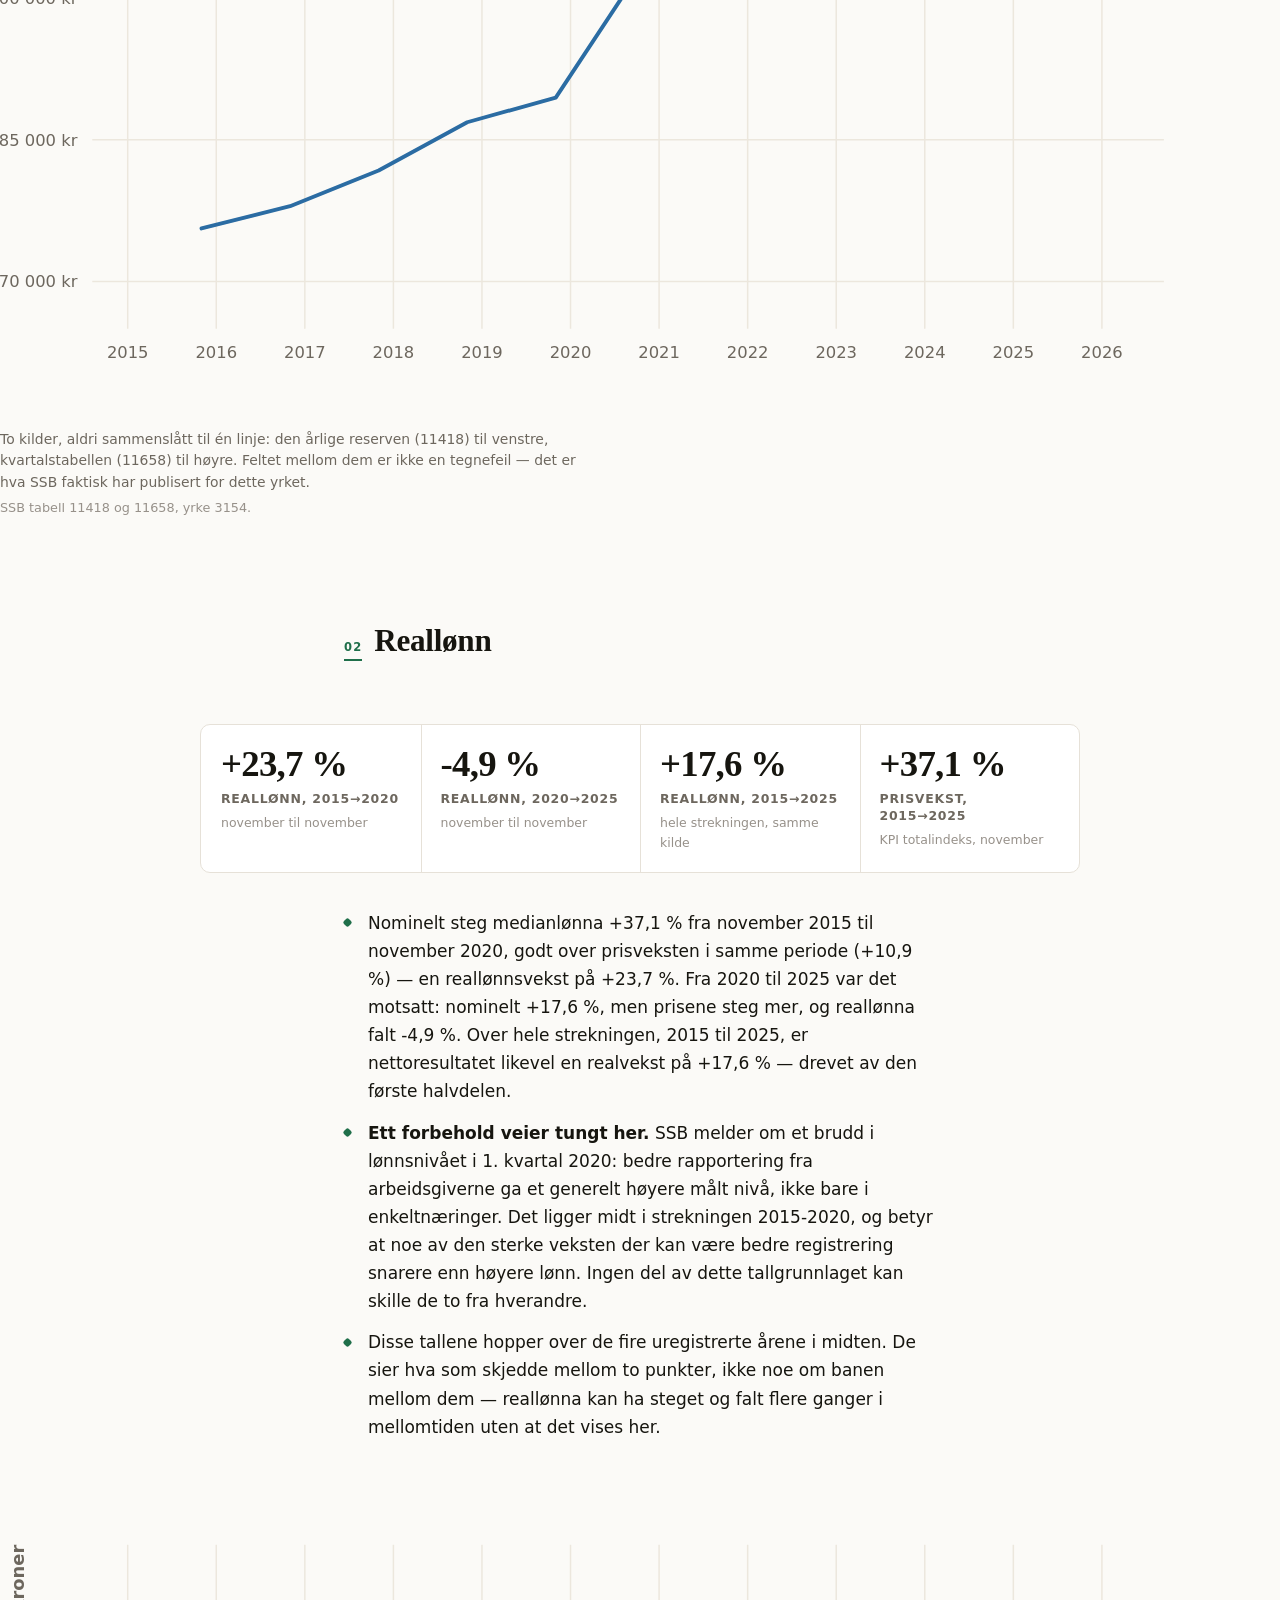
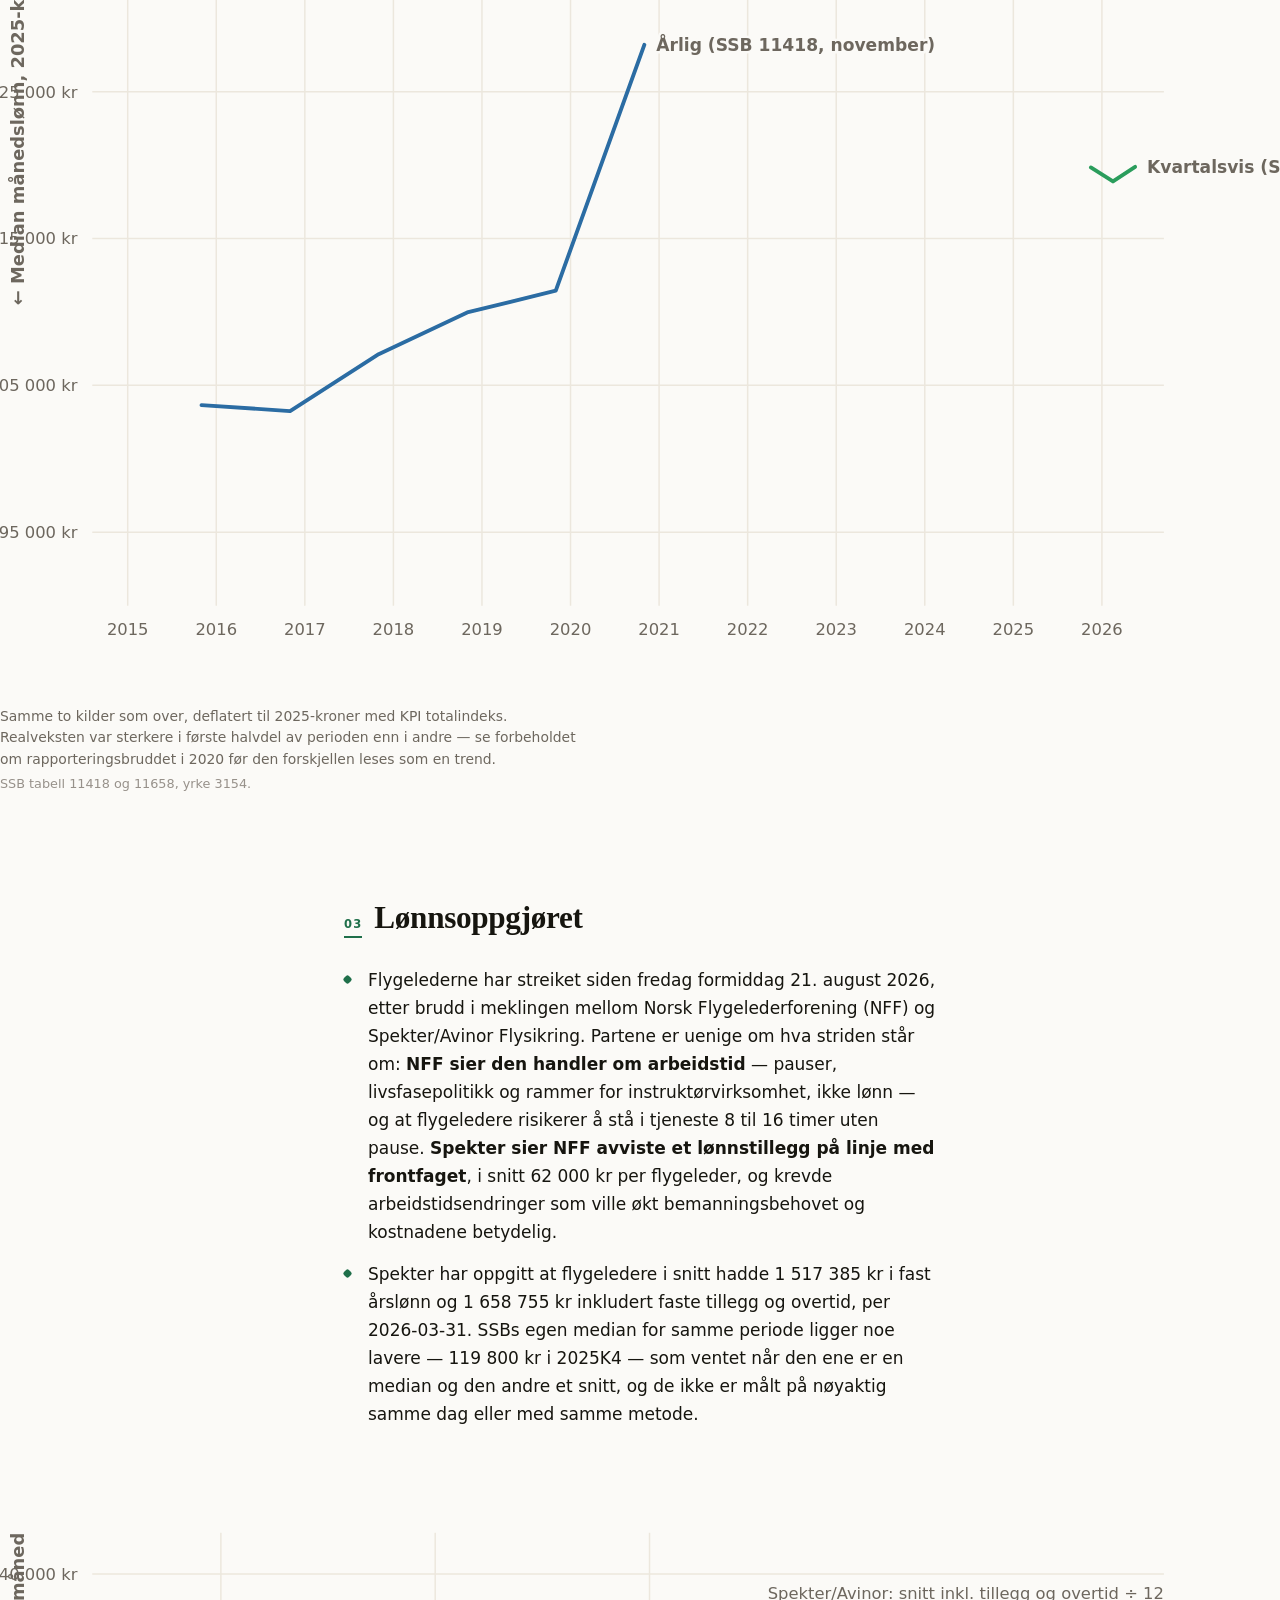
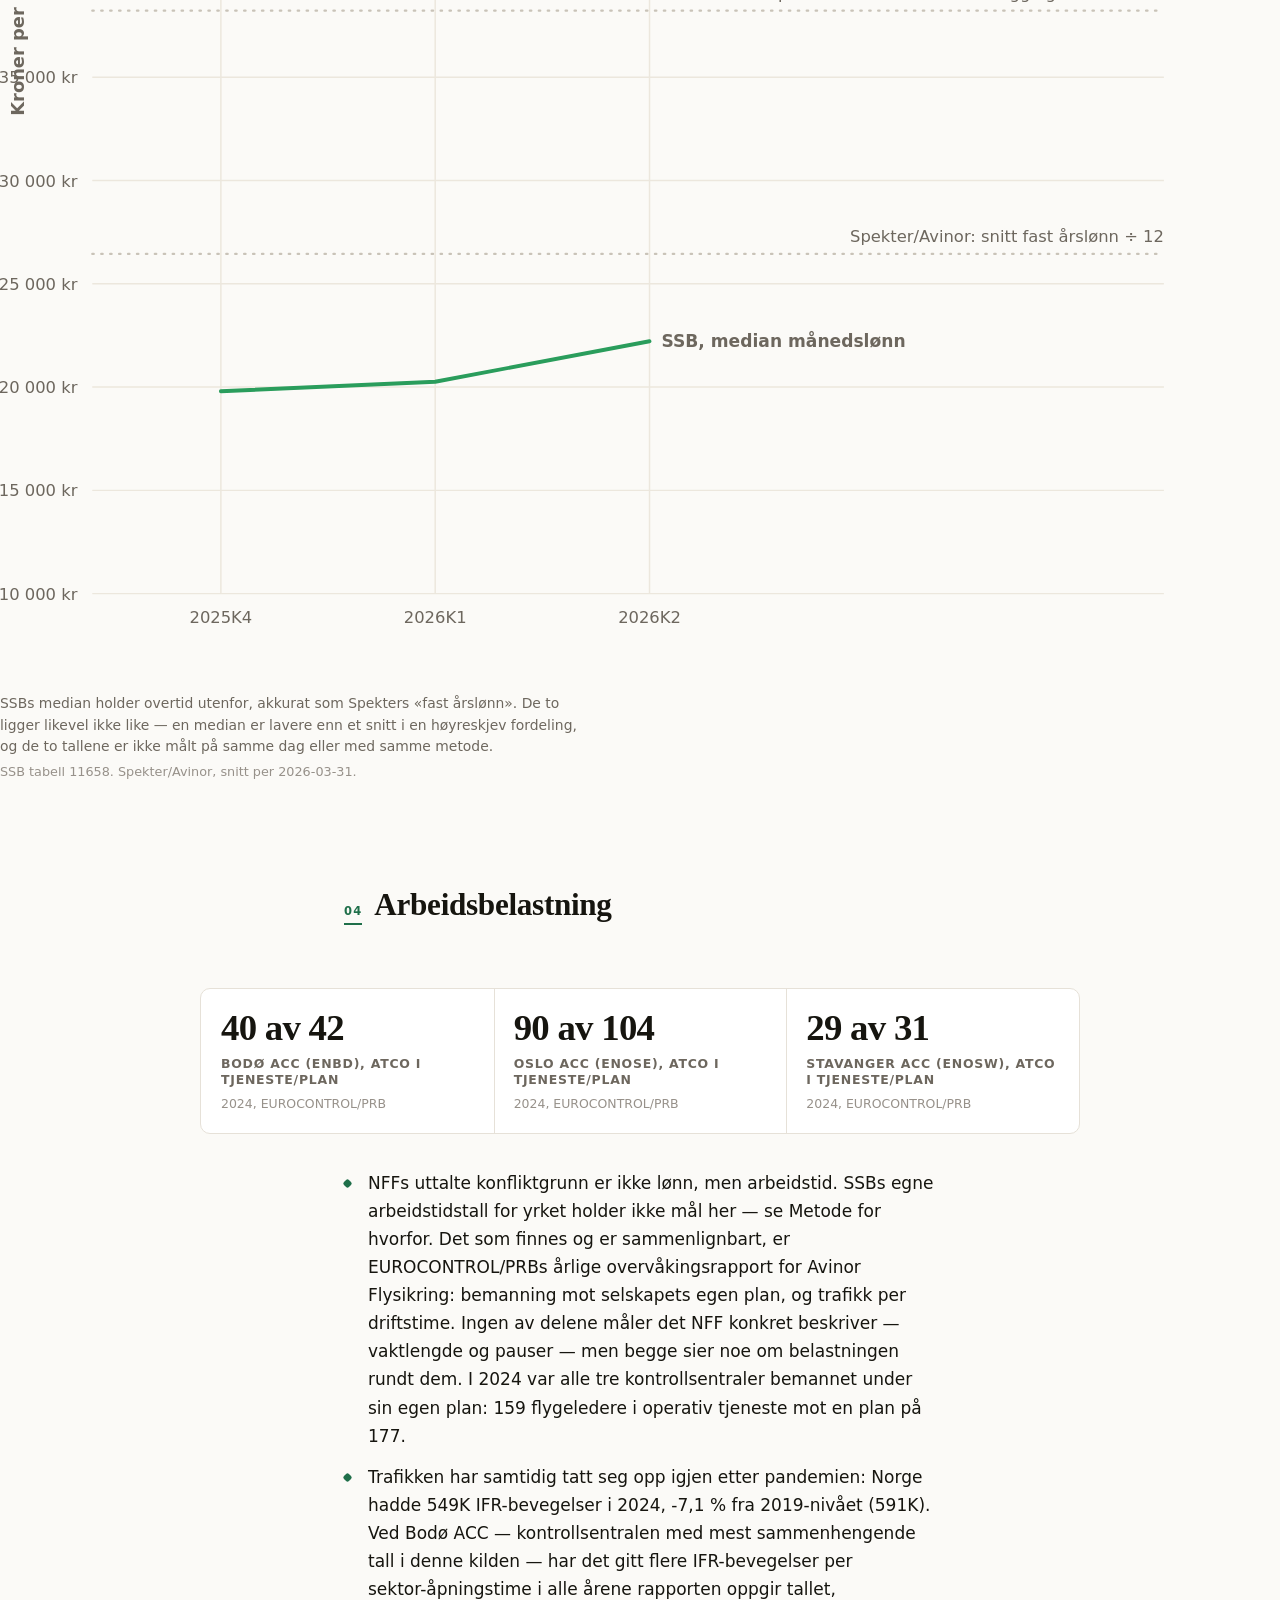
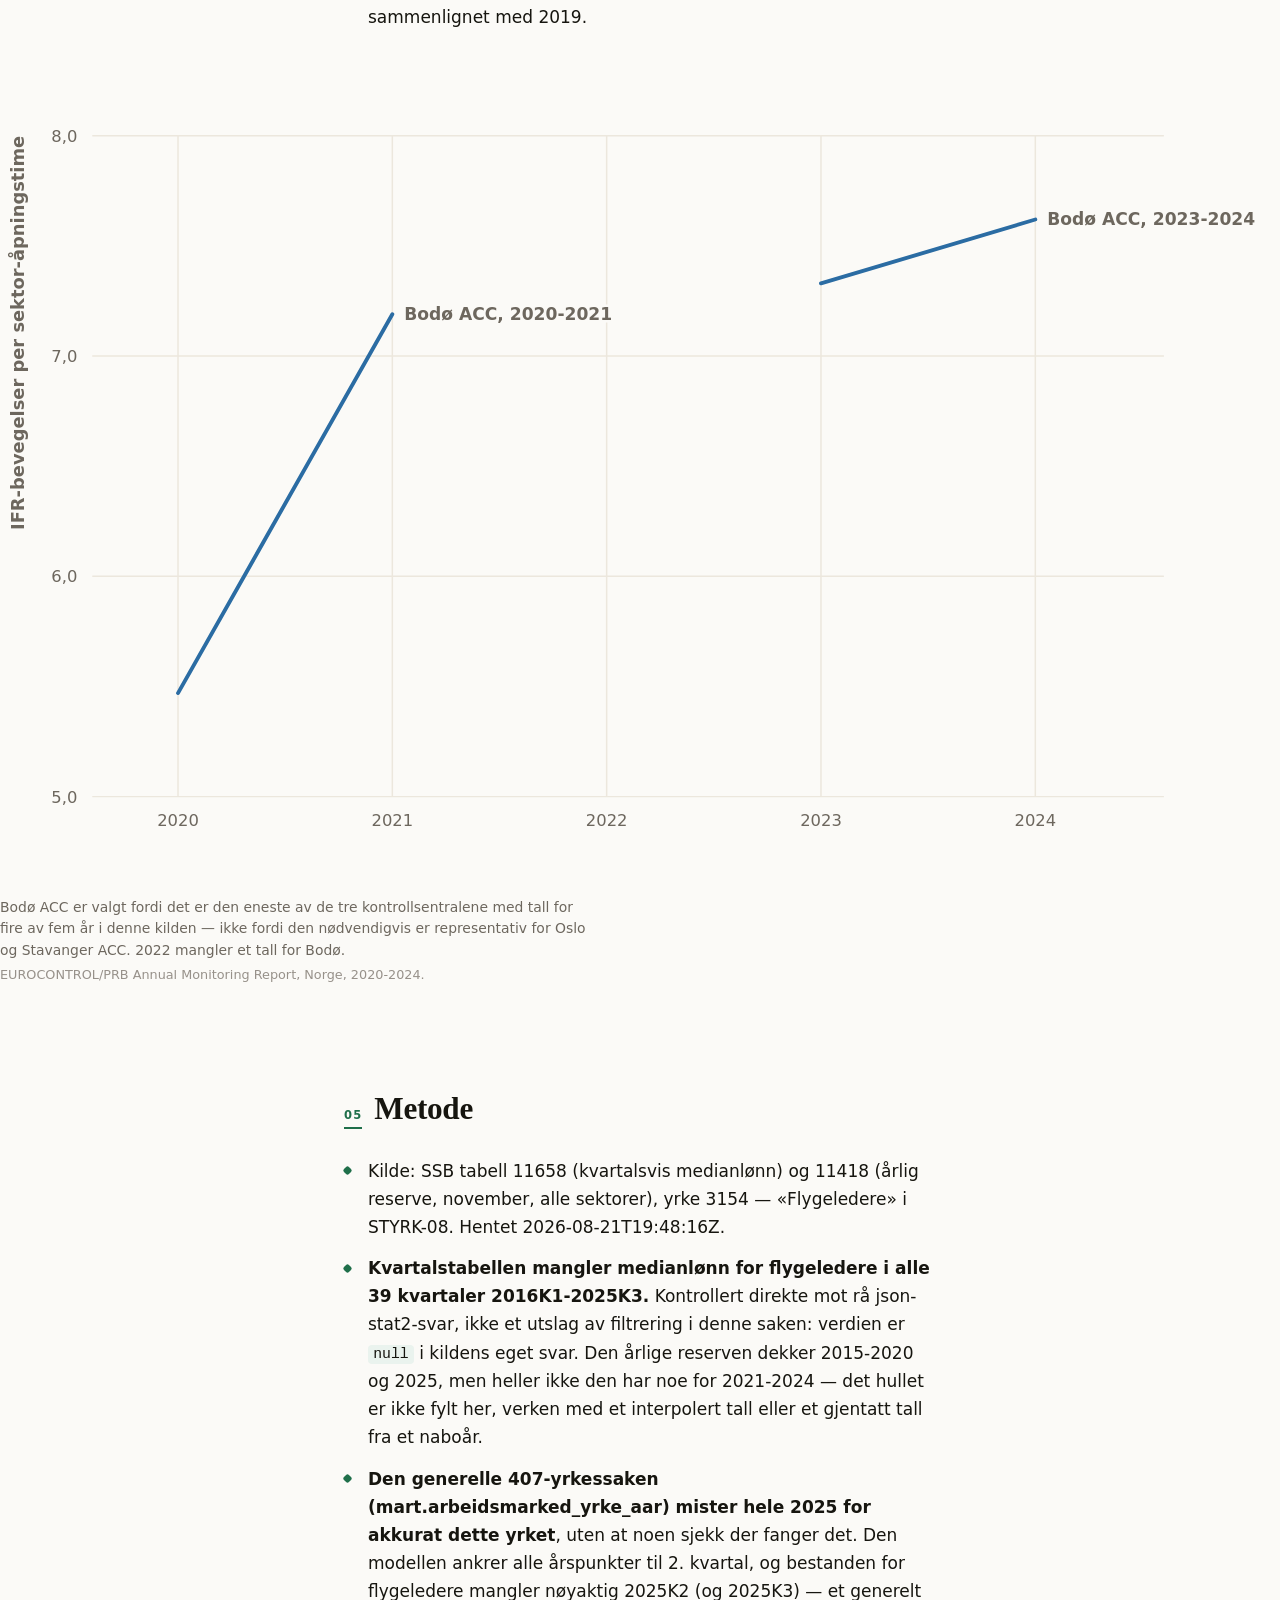
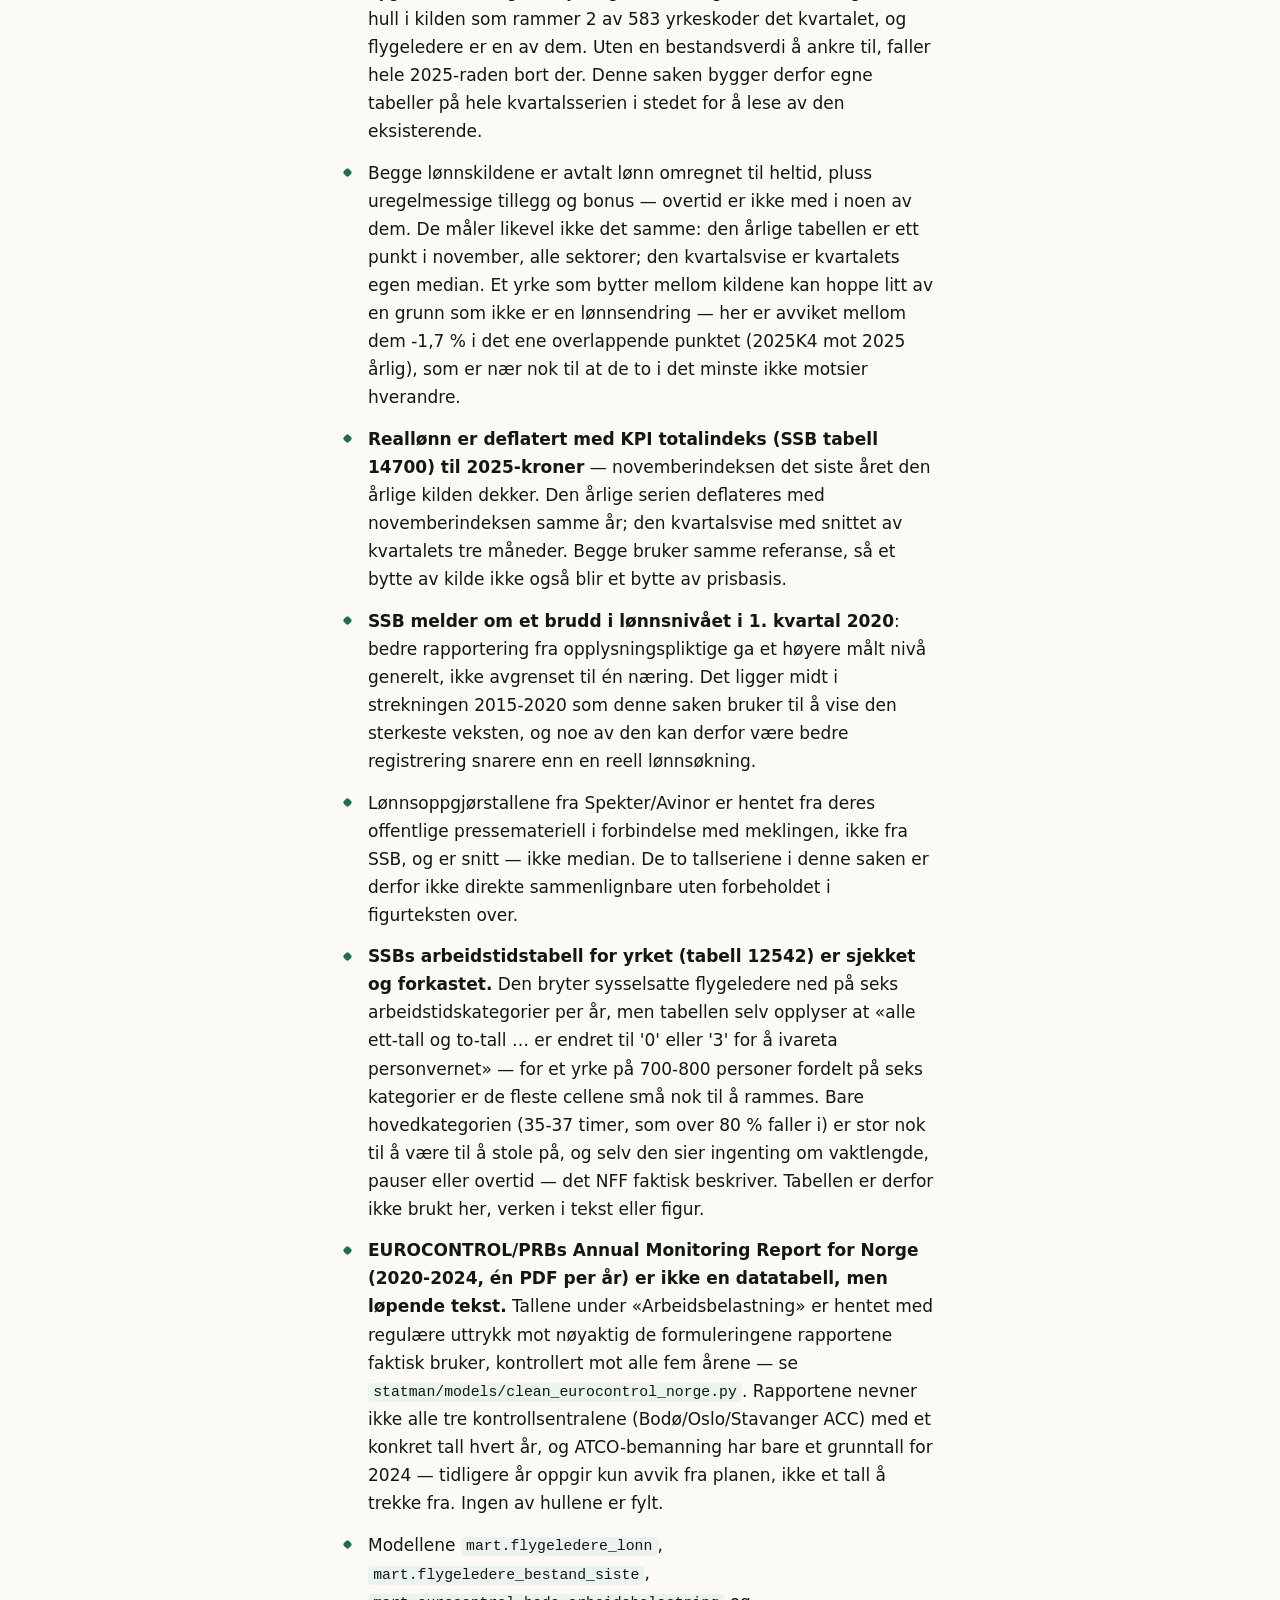
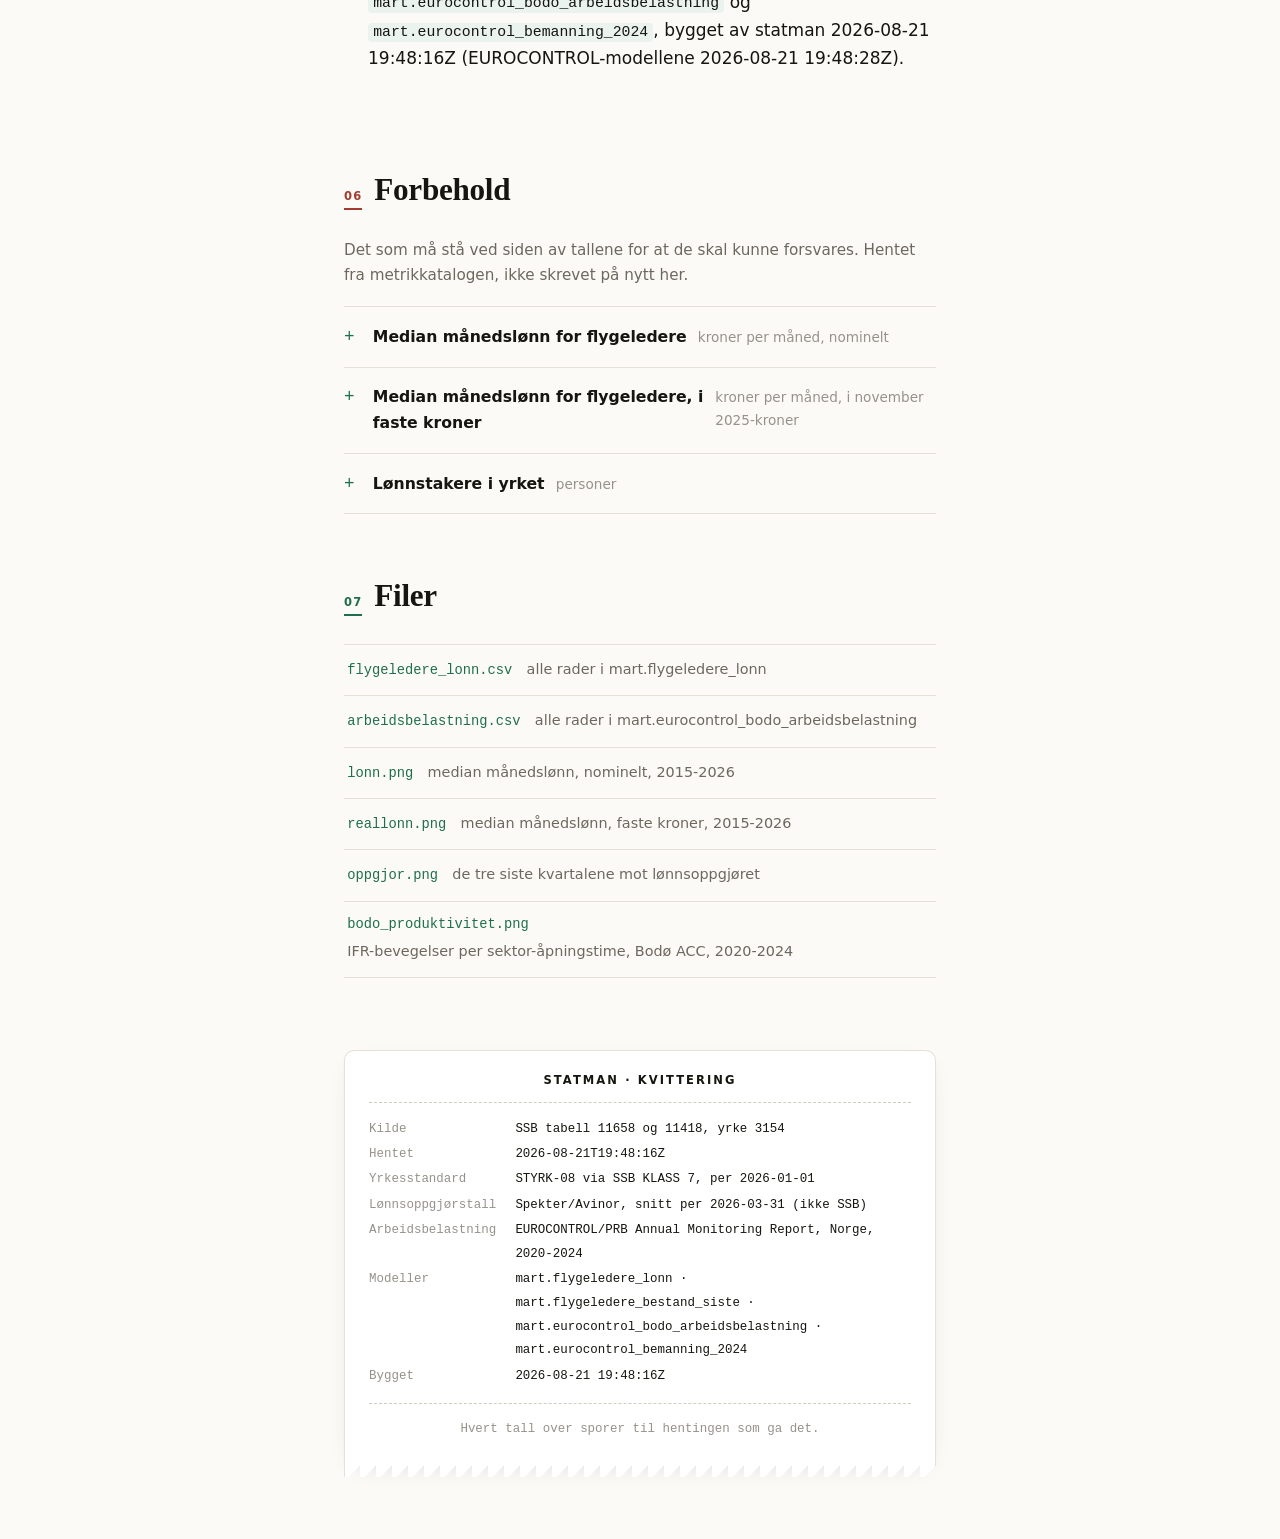
<file: docs/flygeledere_lonn/index.html>
<!doctype html>
<html lang="nb">
<head>
<meta charset="utf-8">
<meta name="viewport" content="width=device-width, initial-scale=1">
<title>Lønna til flygelederne — og fire år ingen har målt den</title>
<meta name="description" content="Flygelederne streiker. Uansett hva striden egentlig står om — partene er uenige, se «Lønnsoppgjøret» under — er dette hva SSB har publisert om lønna til yrket streiken gjelder: en tydelig realvekst i første halvdel av tiåret, et fall i andre, og et firårig hull midt i der ingenting er målt i det hele tatt. «Arbeidsbelastning» under ser på det NFF selv sier streiken faktisk handler om.">
<meta name="generator" content="statman">
<meta name="color-scheme" content="light dark">
<link rel="icon" href="data:image/svg+xml,%3Csvg%20xmlns='http://www.w3.org/2000/svg'%20viewBox='0%200%2032%2032'%3E%3Crect%20width='32'%20height='32'%20rx='7'%20fill='%231f6f4a'/%3E%3Crect%20x='8'%20y='17'%20width='4'%20height='8'%20fill='%23fbfaf7'/%3E%3Crect%20x='14'%20y='11'%20width='4'%20height='14'%20fill='%23fbfaf7'/%3E%3Crect%20x='20'%20y='7'%20width='4'%20height='18'%20fill='%23fbfaf7'/%3E%3C/svg%3E">
<style>
/* Statman — publiseringslaget.
   Redaksjonelt og stramt. Ett tekstspenn, én aksentfarge, mye luft.
   Lekenheten ligger i det som ikke er nødvendig for å lese: kvitteringen,
   nøkkeltallene som teller opp, figurene som glir inn. Aldri i noe som
   flytter på et tall eller skjuler et forbehold. */

:root {
  color-scheme: light dark;

  --papir: #fbfaf7;
  --flate: #ffffff;
  --blekk: #16150f;
  --dempet: #6d675e;
  --svak: #97918a;
  --strek: #e6e1d8;
  --strek-mork: #d2ccc0;
  --aksent: #1f6f4a;
  --aksent-flate: #eaf3ee;
  --fall: #a33b32;
  --skygge: 0 1px 2px rgb(22 21 15 / 0.04), 0 8px 24px -12px rgb(22 21 15 / 0.16);

  --serif: ui-serif, "Iowan Old Style", "Palatino Linotype", Palatino, Georgia, serif;
  --sans: ui-sans-serif, system-ui, -apple-system, "Segoe UI", Roboto, Helvetica, sans-serif;
  --mono: ui-monospace, "SF Mono", SFMono-Regular, "JetBrains Mono", Menlo, Consolas, monospace;

  --spenn: 37rem;
  /* Hvor bredt en «full» figur får bli. Tekstspennet er 37rem fordi en
     linje ikke skal bli lang å lese; en figur har ikke det problemet, og
     et flisediagram med 400 flater har det motsatte. */
  --full-bredde: 90rem;
  --kant: 1.5rem;
  --runding: 10px;
}

@media (prefers-color-scheme: dark) {
  :root {
    --papir: #100f0d;
    --flate: #191814;
    --blekk: #eae6dd;
    --dempet: #9d968a;
    --svak: #7a7368;
    --strek: #2b2924;
    --strek-mork: #3a3730;
    --aksent: #6cc294;
    --aksent-flate: #16241d;
    --fall: #e08a80;
    --skygge: 0 1px 2px rgb(0 0 0 / 0.4), 0 8px 24px -12px rgb(0 0 0 / 0.7);
  }
}

*, *::before, *::after { box-sizing: border-box; }

html { -webkit-text-size-adjust: 100%; scroll-behavior: smooth; }
@media (prefers-reduced-motion: reduce) { html { scroll-behavior: auto; } }

body {
  margin: 0;
  background: var(--papir);
  color: var(--blekk);
  font-family: var(--sans);
  font-size: 1.0625rem;
  line-height: 1.65;
  font-synthesis-weight: none;
  -webkit-font-smoothing: antialiased;
  text-rendering: optimizeLegibility;
}

::selection { background: var(--aksent); color: var(--papir); }

a { color: inherit; text-decoration-color: var(--strek-mork); text-underline-offset: 3px; }
a:hover { text-decoration-color: var(--aksent); }

/* -------------------------------------------------------------- rammeverk */
.fremdrift {
  position: fixed; inset: 0 auto auto 0;
  height: 2px; width: 0;
  background: var(--aksent);
  z-index: 9;
  transition: width 80ms linear;
}
@media print { .fremdrift { display: none; } }

.ark {
  display: grid;
  grid-template-columns:
    [full-start] minmax(var(--kant), 1fr)
    [wide-start] minmax(0, 9rem)
    [text-start] min(var(--spenn), 100% - var(--kant) * 2) [text-end]
    minmax(0, 9rem) [wide-end]
    minmax(var(--kant), 1fr) [full-end];
  padding-bottom: 5rem;
  counter-reset: seksjon;
}
.ark > * { grid-column: text; }

/* Seksjonene arver kolonnene fra arket, så en figur eller en tabell inne i
   en seksjon kan bryte ut av tekstspennet. Uten subgrid ville hver seksjon
   vært en boks som klemte alt inn i teksten igjen. Faller pent tilbake:
   uten støtte blir alt stående i tekstspennet. */
@supports (grid-template-columns: subgrid) {
  .ark > section {
    grid-column: full;
    display: grid;
    grid-template-columns: subgrid;
  }
  .ark > section > * { grid-column: text; }
  .ark > section > .noekkeltall,
  .ark > section > .tabell-hylse,
  .ark > section > .figur.bred { grid-column: wide; }
  .ark > section > .figur.full { grid-column: full; }
}

/* ------------------------------------------------------------------- topp */
.merke {
  grid-column: full;
  display: flex; align-items: center; gap: 0.5rem;
  padding: 1.1rem var(--kant);
  font: 600 0.75rem/1 var(--sans);
  letter-spacing: 0.14em; text-transform: uppercase;
  color: var(--dempet);
  border-bottom: 1px solid var(--strek);
  margin-bottom: 4rem;
}
.merke a { text-decoration: none; }
.merke a:hover { color: var(--aksent); }
.merke .frø {
  width: 9px; height: 9px; border-radius: 50%;
  background: var(--aksent);
  box-shadow: 0 0 0 0 color-mix(in oklab, var(--aksent) 55%, transparent);
  animation: puls 3.2s ease-out infinite;
}
@keyframes puls {
  0%   { box-shadow: 0 0 0 0 color-mix(in oklab, var(--aksent) 55%, transparent); }
  70%  { box-shadow: 0 0 0 9px color-mix(in oklab, var(--aksent) 0%, transparent); }
  100% { box-shadow: 0 0 0 0 color-mix(in oklab, var(--aksent) 0%, transparent); }
}

.stikk {
  margin: 0 0 1rem;
  font: 600 0.78rem/1.4 var(--sans);
  letter-spacing: 0.13em; text-transform: uppercase;
  color: var(--aksent);
}

h1 {
  margin: 0;
  font-family: var(--serif);
  font-size: clamp(2.3rem, 1.3rem + 3.6vw, 3.9rem);
  font-weight: 600;
  line-height: 1.05;
  letter-spacing: -0.02em;
  text-wrap: balance;
}

.ingress {
  margin: 1.4rem 0 0;
  font-family: var(--serif);
  font-size: clamp(1.15rem, 1rem + 0.6vw, 1.4rem);
  line-height: 1.5;
  color: var(--dempet);
  text-wrap: pretty;
}

.datolinje {
  margin: 1.6rem 0 0;
  padding-top: 1.4rem;
  border-top: 1px solid var(--strek);
  font-size: 0.83rem;
  color: var(--svak);
  letter-spacing: 0.02em;
}

/* --------------------------------------------------------------- seksjoner */
section { margin-top: 3.5rem; }
section:first-of-type { margin-top: 3rem; }

h2 {
  counter-increment: seksjon;
  display: flex; align-items: baseline; gap: 0.75rem;
  margin: 0 0 1.4rem;
  font-family: var(--serif);
  font-size: clamp(1.5rem, 1.2rem + 1vw, 1.95rem);
  font-weight: 600;
  letter-spacing: -0.01em;
  scroll-margin-top: 2rem;
}
h2::before {
  content: counter(seksjon, decimal-leading-zero);
  flex: none;
  font: 600 0.72rem/1.9 var(--sans);
  letter-spacing: 0.1em;
  color: var(--aksent);
  border-bottom: 2px solid var(--aksent);
}

p { margin: 0 0 1.1rem; text-wrap: pretty; }
strong { font-weight: 650; }
code {
  font-family: var(--mono);
  font-size: 0.87em;
  background: var(--aksent-flate);
  padding: 0.1em 0.35em;
  border-radius: 4px;
}

/* --------------------------------------------------------------- funnliste */
.funn { margin: 0 0 1.4rem; padding: 0; list-style: none; }
.funn li {
  position: relative;
  padding: 0 0 0 1.5rem;
  margin-bottom: 0.85rem;
}
.funn li::before {
  content: "";
  position: absolute; left: 0; top: 0.62em;
  width: 7px; height: 7px;
  border-radius: 2px;
  background: var(--aksent);
  transform: rotate(45deg);
  transition: transform 220ms ease;
}
.funn li:hover::before { transform: rotate(135deg) scale(1.15); }

/* -------------------------------------------------------------- nøkkeltall */
.noekkeltall {
  display: grid;
  grid-template-columns: repeat(auto-fit, minmax(min(100%, 9.5rem), 1fr));
  margin: 2.2rem 0;
  background: var(--flate);
  border: 1px solid var(--strek);
  border-radius: var(--runding);
  overflow: hidden;
}
/* Skillelinjene ligger på cellene, ikke i mellomrommet mellom dem. Det
   koster negative marginer, men et rutenett som ikke går opp får da tomrom
   i kortfargen i stedet for en grå flekk. */
.noekkeltall div {
  padding: 1.15rem 1.25rem;
  margin: 0 -1px -1px 0;
  border-right: 1px solid var(--strek);
  border-bottom: 1px solid var(--strek);
}
.noekkeltall .tall {
  display: block;
  font-family: var(--serif);
  font-size: clamp(1.7rem, 1.4rem + 1.2vw, 2.3rem);
  font-weight: 600;
  line-height: 1.1;
  letter-spacing: -0.02em;
  font-variant-numeric: tabular-nums;
}
.noekkeltall .etikett {
  display: block;
  margin-top: 0.45rem;
  font-size: 0.78rem;
  line-height: 1.35;
  letter-spacing: 0.06em;
  text-transform: uppercase;
  color: var(--dempet);
}
.noekkeltall .merknad {
  display: block;
  margin-top: 0.3rem;
  font-size: 0.78rem;
  color: var(--svak);
}

/* ------------------------------------------------------------------ figurer */
.figur { margin: 2.6rem 0; }
/* `width: 100%` er ikke overflødig. Uten den gjør `margin-inline: auto` at
   figuren blir en shrink-to-fit-boks: automargene suger opp ledig plass, og
   bredden bestemmes av det bredeste barnet med egen intrinsisk bredde. For
   en PNG er det bildet, som er bredt nok til at ingen merker det. For en
   figur sida tegner selv er det *bildeteksten*, som er begrenset til
   tekstspennet — så flisediagrammet rendret på 592 piksler der det skulle
   hatt 1440, og all skrift i det ble halvert. */
.figur.full {
  width: 100%;
  max-width: var(--full-bredde);
  margin-inline: auto;
}
.figur a { display: block; text-decoration: none; }
.figur img {
  display: block; width: 100%; height: auto;
  border: 1px solid var(--strek);
  border-radius: var(--runding);
  background: #fff;
  box-shadow: var(--skygge);
  transition: transform 260ms cubic-bezier(.2,.7,.3,1), box-shadow 260ms ease;
}
.figur a:hover img { transform: translateY(-3px); box-shadow: 0 1px 2px rgb(22 21 15 / .05), 0 20px 44px -20px rgb(22 21 15 / .3); }
.figur figcaption {
  margin-top: 0.85rem;
  font-size: 0.87rem;
  line-height: 1.55;
  color: var(--dempet);
  max-width: var(--spenn);
}
.figur .kilde { display: block; margin-top: 0.25rem; color: var(--svak); font-size: 0.8rem; }

/* Glir inn ved scroll. Slås av av .rolig, som JS setter når brukeren har
   bedt om mindre bevegelse. */
body:not(.rolig) .avslor {
  opacity: 0;
  transform: translateY(14px);
}
body:not(.rolig) .avslor.synlig {
  opacity: 1;
  transform: none;
  transition: opacity 620ms ease, transform 620ms cubic-bezier(.2,.7,.3,1);
}

/* ------------------------------------------------------------------ tabeller */
.tabell-hylse {
  margin: 2.2rem 0;
  overflow-x: auto;
  border: 1px solid var(--strek);
  border-radius: var(--runding);
  background: var(--flate);
}
table { width: 100%; border-collapse: collapse; font-size: 0.9rem; }
thead th {
  position: sticky; top: 0;
  background: var(--flate);
  border-bottom: 1px solid var(--strek-mork);
  padding: 0.75rem 1rem;
  text-align: left;
  font-weight: 600;
  font-size: 0.76rem;
  letter-spacing: 0.07em;
  text-transform: uppercase;
  color: var(--dempet);
  white-space: nowrap;
}
th.h {
  cursor: pointer;
  user-select: none;
  transition: color 160ms ease;
}
th.h:hover { color: var(--aksent); }
th.h::after {
  content: "↕";
  margin-left: 0.4em;
  opacity: 0.28;
  font-size: 0.9em;
}
th.h[data-vei="opp"]::after   { content: "↑"; opacity: 1; color: var(--aksent); }
th.h[data-vei="ned"]::after   { content: "↓"; opacity: 1; color: var(--aksent); }
tbody td {
  padding: 0.6rem 1rem;
  border-top: 1px solid var(--strek);
  font-variant-numeric: tabular-nums;
}
tbody tr { transition: background 140ms ease; }
tbody tr:hover { background: var(--aksent-flate); }
td.right, th.right { text-align: right; }
.tabell-tekst { margin: -1.4rem 0 2.2rem; font-size: 0.85rem; color: var(--svak); }

/* ----------------------------------------------------------------- forbehold */
.forbehold h2::before { color: var(--fall); border-color: var(--fall); }
.forbehold p.hvorfor { color: var(--dempet); font-size: 0.95rem; }
details {
  border-top: 1px solid var(--strek);
  padding: 0.15rem 0;
}
details:last-of-type { border-bottom: 1px solid var(--strek); }
summary {
  display: flex; align-items: baseline; gap: 0.7rem;
  padding: 0.9rem 0;
  cursor: pointer;
  list-style: none;
  font-weight: 600;
  font-size: 0.98rem;
}
summary::-webkit-details-marker { display: none; }
summary::before {
  content: "+";
  flex: none;
  width: 1.1rem;
  font: 400 1.1rem/1 var(--mono);
  color: var(--aksent);
  transition: transform 220ms cubic-bezier(.2,.7,.3,1);
}
details[open] summary::before { transform: rotate(45deg); }
summary .enhet { font-weight: 400; color: var(--svak); font-size: 0.85rem; }
summary:hover { color: var(--aksent); }
details ul { margin: 0 0 1.1rem; padding-left: 1.85rem; }
details li { margin-bottom: 0.5rem; font-size: 0.94rem; color: var(--dempet); }
details li.brudd::marker { color: var(--fall); }
details .kilde-linje {
  margin: 0 0 0.8rem 1.85rem;
  font-size: 0.82rem;
  color: var(--svak);
}

/* --------------------------------------------------------------------- filer */
.filer { margin: 0; padding: 0; list-style: none; }
.filer li { border-top: 1px solid var(--strek); }
.filer li:last-child { border-bottom: 1px solid var(--strek); }
.filer a {
  display: flex; flex-wrap: wrap; align-items: baseline; gap: 0.2rem 0.9rem;
  padding: 0.8rem 0.2rem;
  text-decoration: none;
  transition: padding-left 200ms cubic-bezier(.2,.7,.3,1), background 160ms ease;
}
.filer a:hover { padding-left: 0.7rem; background: var(--aksent-flate); }
.filer .navn { font-family: var(--mono); font-size: 0.86rem; color: var(--aksent); }
.filer .om { color: var(--dempet); font-size: 0.9rem; }

/* --------------------------------------------------------------- kvitteringen */
/* Proveniensen satt som en kassalapp. Den er der fordi det er det systemet
   gjør best: et publisert tall skal kunne spores tilbake til hentingen som
   ga det, også av noen som bare har denne sida. */
.kvittering {
  --pad: 1.5rem;
  position: relative;
  margin: 4.5rem 0 0;
  padding: var(--pad);
  background: var(--flate);
  border: 1px solid var(--strek);
  border-bottom: 0;
  border-radius: var(--runding) var(--runding) 0 0;
  box-shadow: var(--skygge);
  font-family: var(--mono);
  font-size: 0.78rem;
  line-height: 1.9;
  color: var(--dempet);
}
.kvittering::after {
  content: "";
  position: absolute; left: -1px; right: -1px; bottom: -11px;
  height: 12px;
  background: var(--flate);
  border-inline: 1px solid var(--strek);
  -webkit-mask: linear-gradient(-45deg, #0000 8px, #000 0) 0 0 / 16px 100% repeat-x;
          mask: linear-gradient(-45deg, #0000 8px, #000 0) 0 0 / 16px 100% repeat-x;
}
.kvittering h2 {
  display: block;
  margin: 0 0 1rem;
  font: 600 0.72rem/1 var(--sans);
  letter-spacing: 0.18em;
  text-transform: uppercase;
  color: var(--blekk);
  text-align: center;
}
.kvittering h2::before { content: none; }
.kvittering hr {
  border: 0;
  border-top: 1px dashed var(--strek-mork);
  margin: 0.9rem 0;
}
.kvittering dl {
  display: grid;
  grid-template-columns: minmax(6rem, auto) 1fr;
  gap: 0.1rem 1.2rem;
  margin: 0;
}
@media (max-width: 32rem) {
  .kvittering dl { grid-template-columns: 1fr; }
  .kvittering dt { margin-top: 0.6rem; }
}
.kvittering dt { color: var(--svak); white-space: nowrap; }
.kvittering dd { margin: 0; overflow-wrap: anywhere; color: var(--blekk); }
.kvittering .bunn { margin: 0.9rem 0 0; text-align: center; color: var(--svak); }

/* ------------------------------------------------------------------- arkivet */
.arkiv { list-style: none; margin: 2rem 0 0; padding: 0; }
.arkiv li { border-top: 1px solid var(--strek); }
.arkiv li:last-child { border-bottom: 1px solid var(--strek); }
.arkiv a {
  display: block;
  padding: 1.9rem 0.2rem;
  text-decoration: none;
  transition: padding-left 260ms cubic-bezier(.2,.7,.3,1), background 180ms ease;
}
.arkiv a:hover { padding-left: 0.9rem; background: var(--aksent-flate); }
.arkiv .stikk { margin-bottom: 0.5rem; font-size: 0.7rem; }
.arkiv h2 {
  display: block;
  margin: 0 0 0.5rem;
  font-size: clamp(1.35rem, 1.15rem + 0.8vw, 1.7rem);
}
.arkiv h2::before { content: none; }
.arkiv p { margin: 0; color: var(--dempet); font-size: 0.96rem; }
.arkiv time { display: block; margin-top: 0.7rem; font-size: 0.78rem; color: var(--svak); font-variant-numeric: tabular-nums; }
.tomt { color: var(--svak); font-style: italic; }

/* --------------------------------------------------------------------- print */
@media print {
  body { background: #fff; font-size: 10.5pt; }
  .merke, .fremdrift { display: none; }
  .figur img { box-shadow: none; }
  details { break-inside: avoid; }
  details:not([open]) > *:not(summary) { display: block !important; }
  .kvittering { box-shadow: none; break-inside: avoid; }
  a { text-decoration: none; }
}
/* Statman — figurer som tegnes i sida.

   Fargene her er datakodning, ikke merkevare. --aksent er fortsatt grønn og
   brukes til lenker og seksjonsnummer; --vekst er en annen grønn, valgt fordi
   den skal kunne skilles fra --fall av en leser som ikke ser rødt.

   Verdiene er kjørt gjennom fargeblindhetssjekken (Machado-Oliveira-Fernandes,
   ΔE i OKLab×100) mot papirflaten i hver modus. Mørk modus er *valgt*, ikke en
   lysning av lysmodus — å bare lysne verdiene feilet tre av seks sjekker.

     lys   vekst/fall   ΔE 11,2 (deutan)      mørk   ΔE 13,2 (deutan)
     lys   kat1/kat2    ΔE 21,1 (protan)      mørk   ΔE 21,0 (protan)

   Bytter du en av dem, kjør sjekken på nytt. Ikke se på dem. */
:root {
  --vekst: #2a9d5c;
  --fall: #a33b32;
  --kat1: #2b6ca3;
  --kat2: #c07a2b;
  --kat3: #6a4f9c;
  --kat4: #1c7e86;
  --noytral: #8b857c;
  --rutenett: #ece7dd;
  --dis: #c9c3b8;
}
@media (prefers-color-scheme: dark) {
  :root {
    --vekst: #46ab7d;
    --fall: #b34437;
    --kat1: #4f9bd4;
    --kat2: #bf863a;
    --kat3: #9b83c9;
    --kat4: #3f9aa2;
    --noytral: #7d766b;
    --rutenett: #242219;
    --dis: #413d35;
  }
}

/* De ordnede skalaene.

   Forskjellen fra rollene over er ikke at de er flere, men at rekkefølgen
   bærer mening. Da holder det ikke at nabotrinnene *kan* skilles — de må
   kunne skilles i riktig rekkefølge. Derfor er --skala monoton i lyshet:
   en skala som stiger i lyshet stiger også i lyshet for enhver som ser
   farger annerledes, uansett hva som skjer med fargetonen.

   --avvik divergerer, og kan ikke være monoton — den har en midte. Den er
   derfor forankret i blått og oransje og ikke i grønt og rødt. Det var et
   målt valg: en rød/grønn divergerende skala med samme lyshetsprofil endte
   på ΔE 3,6 mellom ytterpunktene for deuteranopi, altså praktisk talt
   usynlig forskjell mellom «falt mest» og «vokste mest». Blå/oransje gir
   20,5 i det samme oppsettet.

     skala  lys   nabotrinn ΔE ≥ 8,3    ender 40,6    monoton lyshet
     skala  mørk  nabotrinn ΔE ≥ 10,2   ender 43,2    monoton lyshet
     avvik  lys   trinn 2 mot 4 ΔE 12,4  ender 20,5
     avvik  mørk  trinn 2 mot 4 ΔE 14,2  ender 23,2

   Alle tall er verste utfall over deutan, protan og tritan, i OKLab×100
   etter Machado-Oliveira-Fernandes, som resten av fila. Bytter du en av
   dem, kjør sjekken på nytt. Ikke se på dem. */
:root {
  --skala1: #e4d8aa;
  --skala2: #deb77a;
  --skala3: #52aed0;
  --skala4: #4286c2;
  --skala5: #2e5ea5;

  --avvik1: #b06f2d;
  --avvik2: #d8ae89;
  --avvik3: #e2ded7;
  --avvik4: #8bb6df;
  --avvik5: #3a77b8;

  /* Ikke en verdi, men fraværet av en.

     Denne kan ikke løses med farge. En nøytral grå som ikke selv ser ut som
     et datapunkt havner uunngåelig nær midten av en divergerende skala —
     målt ΔE 1,9 mot --avvik3 i første forsøk, altså samme farge. Derfor
     bærer skravuren skillet: --mangler-strek ligger 24,7 fra flaten sin, og
     et mønster er noe annet enn en farge også for den som ser figuren i
     gråtoner. */
  --mangler: #c8c2b5;
  --mangler-strek: #7d766a;
}
@media (prefers-color-scheme: dark) {
  :root {
    --skala1: #274168;
    --skala2: #226094;
    --skala3: #0086af;
    --skala4: #b69842;
    --skala5: #d0be79;

    --avvik1: #a56217;
    --avvik2: #b98f67;
    --avvik3: #bebab2;
    --avvik4: #73a0cb;
    --avvik5: #3c7dc2;

    --mangler: #3a352d;
    --mangler-strek: #7a7266;
  }
}

/* Panelet og tegnforklaringen settes inn av skriptet, som søsken til figuren.
   Uten dette ville de klemt seg inn i tekstspennet mens figuren står bredt. */
@supports (grid-template-columns: subgrid) {
  .ark > section > .graf-styring.bred,
  .ark > section > .graf-lagtekst.bred,
  .ark > section > .graf-tegn.bred { grid-column: wide; }
  .ark > section > .graf-styring.full,
  .ark > section > .graf-lagtekst.full,
  .ark > section > .graf-tegn.full { grid-column: full; }
}
/* Panelet, tegnforklaringen og lagteksten hører til figuren og må stå på
   samme bredde som den. De er egne rutenettbarn, så de arver ikke taket
   hennes — uten dette rant de ut i hele vinduet mens figuren sto midtstilt. */
.graf-styring.full,
.graf-lagtekst.full,
.graf-tegn.full {
  width: 100%;
  max-width: var(--full-bredde);
  margin-inline: auto;
}

/* ------------------------------------------------------------- styrepanel */
.graf-styring {
  display: flex; flex-wrap: wrap; align-items: flex-end; gap: 0.9rem 1.1rem;
  margin: 0 0 1.4rem;
  padding: 1rem 1.15rem;
  background: var(--flate);
  border: 1px solid var(--strek);
  border-radius: var(--runding);
}
/* Et <select> tar bredden til sitt lengste alternativ, og «Høyere
   saksbehandlere i offentlig og privat virksomhet  92 092» er langt. Uten
   taket ble nedtrekket 536 piksler bredt i et panel på 375 og stakk ut av
   skjermen på telefon. min-width holder det brukbart bredt på store
   skjermer; max-width hindrer at det sprenger små. */
.graf-styring > div { min-width: 0; max-width: 100%; }
.graf-styring label {
  display: block;
  font: 600 0.68rem/1.4 var(--sans);
  letter-spacing: 0.09em; text-transform: uppercase;
  color: var(--svak);
  margin-bottom: 0.35rem;
}
.graf-styring select {
  font: inherit; font-size: 0.92rem;
  padding: 0.42rem 2rem 0.42rem 0.6rem;
  color: var(--blekk);
  background: var(--papir);
  border: 1px solid var(--strek-mork);
  border-radius: 6px;
  min-width: 13rem;
  max-width: 100%;
  appearance: none; cursor: pointer;
  background-image:
    linear-gradient(45deg, transparent 50%, currentColor 50%),
    linear-gradient(135deg, currentColor 50%, transparent 50%);
  background-position: right 1.05rem center, right 0.8rem center;
  background-size: 5px 5px, 5px 5px;
  background-repeat: no-repeat;
}
.graf-styring select:focus-visible { outline: 2px solid var(--aksent); outline-offset: 1px; }
.graf-styring button {
  font: inherit; font-size: 0.85rem;
  padding: 0.42rem 0.85rem;
  cursor: pointer;
  color: var(--dempet);
  background: transparent;
  border: 1px solid var(--strek-mork);
  border-radius: 6px;
}
.graf-styring button:hover { color: var(--aksent); border-color: var(--aksent); }

/* ---------------------------------------------------------------- figuren */
.figur.graf .graf-flate { position: relative; }
.figur.graf img {
  display: block; width: 100%; height: auto;
  border: 1px solid var(--strek);
  border-radius: var(--runding);
  background: #fff;
  box-shadow: var(--skygge);
}
/* Når skriptet har tegnet, er PNG-en byttet ut og rammen hører til SVG-en
   i stedet — den skal ikke ha kortbakgrunn, for den *er* sida. */
.figur.graf.tegnet .graf-flate { border: 0; box-shadow: none; background: none; }
.figur.graf svg { display: block; width: 100%; height: auto; overflow: visible; }
.figur.graf svg text { font-family: var(--sans); fill: var(--dempet); }
/* Rangeringslinja henger under flisene i samme graf-flate — litt luft så
   den ikke leses som en fortsettelse av flisenes egen ramme. */
.graf-rang { margin-top: 0.75rem; }

.rute { stroke: var(--rutenett); stroke-width: 1; }
.null-linje { stroke: var(--strek-mork); stroke-width: 1; }
.merketall { font-size: 11px; fill: var(--svak); font-variant-numeric: tabular-nums; }
.aksetittel { font-size: 12px; fill: var(--dempet); font-weight: 600; }
.radnavn { font-size: 12.5px; fill: var(--blekk); }
.radtall { font-size: 12.5px; font-weight: 650; fill: var(--blekk); font-variant-numeric: tabular-nums; }

.etikett {
  font-size: 11.5px; font-weight: 600; fill: var(--blekk);
  paint-order: stroke; stroke: var(--papir); stroke-width: 3.5px; stroke-linejoin: round;
}
.svak-etikett {
  font-size: 11px; fill: var(--svak);
  paint-order: stroke; stroke: var(--papir); stroke-width: 3px; stroke-linejoin: round;
}

.merke, .tikk, .bolk, .linje { transition: opacity 180ms ease; }
.dempet .merke:not(.valgt):not(.i-gruppe) { opacity: 0.18; }
.dempet .tikk:not(.valgt):not(.i-gruppe) { opacity: 0.28; }
/* Linjer dempes mindre enn prikker: en linje som forsvinner helt tar med
   seg formen leseren sammenligner den valgte mot. */
.dempet .linje:not(.valgt):not(.i-gruppe) { opacity: 0.35; }
.valgt-ring { fill: none; stroke: var(--blekk); stroke-width: 2; }

/* ------------------------------------------------------------ flisediagram */
/* Flisene er sitt eget lag: de er ikke merker på en akse, de *er* flaten.
   Kantstreken går i papirfargen og ikke i en strekfarge, så rutenettet
   mellom flisene leses som mellomrom framfor som enda en datastrek. */
.flis { stroke: var(--papir); stroke-width: 1; transition: opacity 180ms ease; }
.flis-flate:hover { cursor: pointer; }
.dempet .flis:not(.valgt):not(.i-gruppe) { opacity: 0.25; }
.flis-ramme { fill: none; stroke: var(--strek-mork); stroke-width: 1; }
.flis-valgt { fill: none; stroke: var(--blekk); stroke-width: 2.5; }

/* Navnet står bare i flisene som har plass til det. Resten har boblen.

   Skriftstørrelsene her er utgangspunktet; skriptet overstyrer dem per
   figur. Grunnen er at oppsettet trenger dem *før* noe er tegnet — hvor høy
   gruppestripa blir, og om gruppenavnet får plass i det hele tatt, avgjøres
   av dem — og et flisediagram bytter til et stående utsnitt med større
   skrift under 600 piksler. Se `flisemaal` i graf.js. */
/* Hvit tekst på flisen, med en tynn mørk kontur under. Konturen er der
   fordi flisene spenner fra nesten hvitt til mørkeblått i samme figur —
   uten den forsvinner navnet på de lyseste. */
.flis-navn {
  font-size: 11.5px; font-weight: 500; fill: #fff;
  pointer-events: none;
  paint-order: stroke; stroke: rgba(0, 0, 0, 0.4);
  stroke-width: 1.5px; stroke-linejoin: round;
}
.flis-tall {
  font-size: 10px; fill: #fff; fill-opacity: 0.85;
  pointer-events: none;
  paint-order: stroke; stroke: rgba(0, 0, 0, 0.45);
  stroke-width: 2px; stroke-linejoin: round;
  font-variant-numeric: tabular-nums;
}
/* Gruppenavnet ligger over gruppa si, i sidas blekk — det er en overskrift
   på figuren, ikke en verdi i den. */
.flis-gruppe {
  font-size: 13.5px; font-weight: 600; fill: var(--dempet);
  letter-spacing: 0.02em; pointer-events: none;
}

/* Lagvelgeren: ett trykk per lag framfor et nedtrekk, fordi lagene er få og
   poenget er å bla mellom dem og se flaten skifte. */
.graf-lag { display: flex; flex-wrap: wrap; gap: 0.4rem; }
.graf-lag button {
  font: inherit; font-size: 0.85rem;
  padding: 0.42rem 0.8rem;
  cursor: pointer;
  color: var(--dempet);
  background: transparent;
  border: 1px solid var(--strek-mork);
  border-radius: 6px;
}
.graf-lag button:hover { color: var(--aksent); border-color: var(--aksent); }
.graf-lag button[aria-pressed="true"] {
  color: var(--papir); background: var(--blekk); border-color: var(--blekk);
}
.graf-lag button:focus-visible { outline: 2px solid var(--aksent); outline-offset: 1px; }

/* ---------------------------------------------------------------- tidslinja */
/* Skinna tar hele bredden av panelet og legger seg under lagknappene: den
   gjelder alle lagene, ikke ett av dem, og et felt som står på linje med de
   andre ville sett ut som enda en velger.

   Bare endene er navngitt. Elleve årstall langs skinna kolliderer med
   hverandre på en smal skjerm, og lesningen over håndtakene sier uansett
   nøyaktig hvor de står. */
.graf-tid { flex: 1 0 100%; }
.graf-skinne {
  position: relative;
  height: 46px;
  /* Halve håndtaket stikker utenfor skinna i hver ende. Uten luften blir
     det avkortet mot panelkanten i ytterstillingene. */
  margin: 0 9px;
  touch-action: none;
}

/* Sporet, det som er utenfor lagets rekkevidde, og det valgte spennet —
   tre strøk over hverandre i samme høyde. */
.graf-spor, .graf-spor-ute, .graf-spor-valgt {
  position: absolute; top: 23px; height: 3px;
  border-radius: 2px;
  transform: translateY(-50%);
}
.graf-spor { left: 0; right: 0; background: var(--rutenett); }
.graf-spor-valgt { background: var(--blekk); opacity: 0.75; }
/* Utenfor rekkevidde er ikke «tomt», det er «her finnes ingen måling». Samme
   skravur som flisene bruker til det samme, i det små. */
.graf-spor-ute[hidden], .graf-spor-valgt[hidden] { display: none; }
.graf-spor-ute {
  background: repeating-linear-gradient(
    45deg, var(--mangler) 0 2px, var(--mangler-strek) 2px 4px);
  opacity: 0.55;
}

.graf-tikk {
  position: absolute; top: 23px;
  width: 1px; height: 9px;
  margin-left: -0.5px;
  background: var(--dis);
  transform: translateY(-50%);
}

.graf-ende {
  position: absolute; top: 32px;
  font: 500 0.7rem/1 var(--sans);
  color: var(--svak);
  font-variant-numeric: tabular-nums;
}
.graf-ende.start { left: 0; }
.graf-ende.slutt { right: 0; }

/* Lesningen står over spennet og følger med når det flyttes. Én tekst og
   ikke én per håndtak: to etiketter som glir inn i hverandre når håndtakene
   nærmer seg er nettopp det man ikke vil ha. */
.graf-lesning {
  position: absolute; top: 0;
  transform: translateX(-50%);
  white-space: nowrap;
  font: 650 0.82rem/1 var(--sans);
  color: var(--blekk);
  font-variant-numeric: tabular-nums;
}

/* Skinneprefikset er ikke pynt: `.graf-styring button` står lenger opp i
   fila med samme spesifisitet pluss et elementnavn, og ville ellers gitt
   håndtakene knappenes utfylling og ramme. */
.graf-skinne .graf-haandtak {
  position: absolute; top: 23px;
  width: 15px; height: 15px; padding: 0;
  margin: 0;
  transform: translate(-50%, -50%);
  border-radius: 50%;
  border: 2px solid var(--papir);
  background: var(--blekk);
  box-shadow: 0 1px 3px rgba(0, 0, 0, 0.28);
  cursor: grab;
  touch-action: none;
}
.graf-skinne .graf-haandtak[hidden] { display: none; }
.graf-skinne .graf-haandtak.drar { cursor: grabbing; }
.graf-skinne .graf-haandtak:hover { background: var(--aksent); border-color: var(--papir); }
.graf-skinne .graf-haandtak:focus-visible { outline: 2px solid var(--aksent); outline-offset: 2px; }
/* «Fra» er hult og «til» er fylt. Formen skiller dem, ikke fargen — hvilken
   ende av perioden man har tak i skal kunne leses i gråtoner. */
.graf-skinne .graf-haandtak.fra { background: var(--papir); border-color: var(--blekk); }
.graf-skinne .graf-haandtak.fra:hover { border-color: var(--aksent); background: var(--papir); }

.graf-tid-note {
  margin: 0.55rem 0 0;
  font-size: 0.76rem; line-height: 1.5; color: var(--svak);
}

/* Håndtakene glir mellom årspunktene. Uten bevegelse hopper de rett dit —
   stillingen er den samme, den bare kommer ikke glidende. */
.graf-skinne .graf-haandtak,
.graf-spor-valgt, .graf-lesning { transition: left 90ms ease, width 90ms ease; }
.rolig .graf-skinne .graf-haandtak,
.rolig .graf-spor-valgt, .rolig .graf-lesning { transition: none; }
.graf-skinne .graf-haandtak.drar { transition: none; }

/* Bildeteksten som hører til det valgte laget, ikke til figuren. */
.graf-lagtekst {
  margin: 0 0 0.8rem;
  font-size: 0.85rem; line-height: 1.5; color: var(--dempet);
}

/* Tegnforklaringen er alltid der når figuren har mer enn én farge.
   Identitet kodes aldri med farge alene. */
.graf-tegn {
  display: flex; flex-wrap: wrap; gap: 0.35rem 1.2rem;
  margin: 0 0 0.8rem;
  font-size: 0.8rem; color: var(--dempet);
}
.graf-tegn span { display: inline-flex; align-items: center; gap: 0.45rem; }
.graf-tegn i { width: 12px; height: 9px; border-radius: 2px; flex: none; }

/* -------------------------------------------------------------------- boblen */
/* Verdien leder, navnet følger — motsatt av tegnforklaringen, fordi leseren
   her allerede vet hvilket merke hen peker på og vil ha tallet. */
.graf-boble {
  position: absolute; z-index: 5; pointer-events: none; opacity: 0;
  transform: translate(-50%, calc(-100% - 14px));
  min-width: 11rem;
  /* Aldri bredere enn figuren selv. På en telefon er 16rem nesten hele
     bredden, og en boble som er bredere enn flata den hører til kan ikke
     plasseres noe sted uten å stikke ut. */
  max-width: min(16rem, 100%);
  padding: 0.6rem 0.75rem;
  background: var(--flate);
  border: 1px solid var(--strek-mork);
  border-radius: 8px;
  box-shadow: var(--skygge);
  font-size: 0.82rem; line-height: 1.45;
  transition: opacity 120ms ease;
}
.graf-boble.pa { opacity: 1; }
/* Snudd: står under punktet når det ikke er plass over det. */
.graf-boble.under { transform: translate(-50%, 14px); }
.graf-boble .navn {
  font-family: var(--serif); font-size: 1.02rem; font-weight: 600;
  color: var(--blekk); line-height: 1.2;
}
.graf-boble .sted {
  display: block; margin-bottom: 0.5rem;
  font-size: 0.74rem; letter-spacing: 0.05em; text-transform: uppercase;
  color: var(--svak);
}
.graf-boble dl {
  display: grid; grid-template-columns: 1fr auto; gap: 0.12rem 0.8rem;
  margin: 0; padding-top: 0.45rem;
  border-top: 1px solid var(--strek);
}
.graf-boble dt { color: var(--dempet); display: flex; align-items: center; gap: 0.4rem; }
/* Strek, ikke rute: en fylt boks er dataflate-blekk som gjør en etikettjobb. */
.graf-boble dt::before {
  content: ""; width: 9px; height: 2px; border-radius: 1px;
  background: var(--nokkel, var(--dis)); flex: none;
}
.graf-boble dd {
  margin: 0; text-align: right; font-weight: 650;
  color: var(--blekk); font-variant-numeric: tabular-nums;
}

@media print {
  .graf-styring { display: none; }
  .figur.graf.tegnet .graf-flate { border: 0; }
}
</style>
</head>
<body>
<div class="fremdrift" id="fremdrift"></div>
<article class="ark"><div class="merke"><span class="frø"></span><a href="../index.html">Statman</a></div><header><p class="stikk">Flygeledere · SSB tabell 11418/11658 · EUROCONTROL/PRB</p><h1>Lønna til flygelederne — og fire år ingen har målt den</h1><p class="ingress">Flygelederne streiker. Uansett hva striden egentlig står om — partene er uenige, se «Lønnsoppgjøret» under — er dette hva SSB har publisert om lønna til yrket streiken gjelder: en tydelig realvekst i første halvdel av tiåret, et fall i andre, og et firårig hull midt i der ingenting er målt i det hele tatt. «Arbeidsbelastning» under ser på det NFF selv sier streiken faktisk handler om.</p><p class="datolinje"><time datetime="2026-08-21">21. august 2026</time></p></header><section id="loenna"><h2>Lønna</h2><div class="noekkeltall avslor"><div><span class="tall">122 220 kr</span><span class="etikett">Median månedslønn nå</span><span class="merknad">2026K2, SSB tabell 11658</span></div><div><span class="tall">517</span><span class="etikett">Flygeledere i Norge</span><span class="merknad">2026K2, SSB tabell 11658</span></div><div><span class="tall">+61,2 %</span><span class="etikett">Nominell vekst, 2015→2025</span><span class="merknad">november til november, samme kilde</span></div><div><span class="tall">4 år</span><span class="etikett">Uten publisert medianlønn</span><span class="merknad">2021-2024, verken årlig eller kvartalsvis</span></div></div><ul class="funn"><li>SSB publiserer ikke medianlønn for flygeledere i kvartalstabellen før 4. kvartal 2025 — samtlige 39 kvartaler før det er tomme i kildens eget svar. Den årlige reservetabellen dekker mer, men heller ikke den har noe for <strong>2021, 2022, 2023 eller 2024</strong>. Figuren under viser nøyaktig det: to strekninger med tall, og et fireårig felt uten noen.</li></ul><figure class="figur graf full avslor" data-fallback="lonn.png" data-alt="Linjediagram: median månedslønn for flygeledere, 2015-2026, med et fireårig felt uten tall mellom 2021 og 2024."><script type="application/json" class="graf-spek">{"type":"chart","kind":"line","marks":[{"label":"Årlig (SSB 11418, november)","tone":"kat1","pin":true,"points":[[2015.8333333333333,75610.0],[2016.8333333333333,77970.0],[2017.8333333333333,81750.0],[2018.8333333333333,86860.0],[2019.8333333333333,89470.0],[2020.8333333333333,103670.0]],"point_labels":["2015 · 75 610 kr","2016 · 77 970 kr","2017 · 81 750 kr","2018 · 86 860 kr","2019 · 89 470 kr","2020 · 103 670 kr"]},{"label":"Kvartalsvis (SSB 11658)","tone":"vekst","pin":true,"points":[[2025.875,119800.0],[2026.125,120260.0],[2026.375,122220.0]],"point_labels":["2025K4 · 119 800 kr","2026K1 · 120 260 kr","2026K2 · 122 220 kr"]}],"fallback":"lonn.png","alt":"Linjediagram: median månedslønn for flygeledere, 2015-2026, med et fireårig felt uten tall mellom 2021 og 2024.","x":{"lo":2014.6,"hi":2026.7,"ticks":[2015.0,2016.0,2017.0,2018.0,2019.0,2020.0,2021.0,2022.0,2023.0,2024.0,2025.0,2026.0],"tick_labels":["2015","2016","2017","2018","2019","2020","2021","2022","2023","2024","2025","2026"]},"y":{"label":"← Median månedslønn, nominelt","lo":65000.0,"hi":135000.0,"ticks":[70000.0,85000.0,100000.0,115000.0,130000.0],"tick_labels":["70 000 kr","85 000 kr","100 000 kr","115 000 kr","130 000 kr"]},"legend":[],"guides":[],"link":"","picker":"","group_label":"","caption":"To kilder, aldri sammenslått til én linje: den årlige reserven (11418) til venstre, kvartalstabellen (11658) til høyre. Feltet mellom dem er ikke en tegnefeil — det er hva SSB faktisk har publisert for dette yrket.","source":"SSB tabell 11418 og 11658, yrke 3154.","width":"full","layers":[],"layer_label":"","timeline":null}</script><div class="graf-flate"><noscript><img src="lonn.png" alt="Linjediagram: median månedslønn for flygeledere, 2015-2026, med et fireårig felt uten tall mellom 2021 og 2024." loading="lazy" decoding="async"></noscript></div><figcaption>To kilder, aldri sammenslått til én linje: den årlige reserven (11418) til venstre, kvartalstabellen (11658) til høyre. Feltet mellom dem er ikke en tegnefeil — det er hva SSB faktisk har publisert for dette yrket.<span class="kilde">SSB tabell 11418 og 11658, yrke 3154.</span></figcaption></figure></section><section id="realloenn"><h2>Reallønn</h2><div class="noekkeltall avslor"><div><span class="tall">+23,7 %</span><span class="etikett">Reallønn, 2015→2020</span><span class="merknad">november til november</span></div><div><span class="tall">-4,9 %</span><span class="etikett">Reallønn, 2020→2025</span><span class="merknad">november til november</span></div><div><span class="tall">+17,6 %</span><span class="etikett">Reallønn, 2015→2025</span><span class="merknad">hele strekningen, samme kilde</span></div><div><span class="tall">+37,1 %</span><span class="etikett">Prisvekst, 2015→2025</span><span class="merknad">KPI totalindeks, november</span></div></div><ul class="funn"><li>Nominelt steg medianlønna +37,1 % fra november 2015 til november 2020, godt over prisveksten i samme periode (+10,9 %) — en reallønnsvekst på +23,7 %. Fra 2020 til 2025 var det motsatt: nominelt +17,6 %, men prisene steg mer, og reallønna falt -4,9 %. Over hele strekningen, 2015 til 2025, er nettoresultatet likevel en realvekst på +17,6 % — drevet av den første halvdelen.</li><li><strong>Ett forbehold veier tungt her.</strong> SSB melder om et brudd i lønnsnivået i 1. kvartal 2020: bedre rapportering fra arbeidsgiverne ga et generelt høyere målt nivå, ikke bare i enkeltnæringer. Det ligger midt i strekningen 2015-2020, og betyr at noe av den sterke veksten der kan være bedre registrering snarere enn høyere lønn. Ingen del av dette tallgrunnlaget kan skille de to fra hverandre.</li><li>Disse tallene hopper over de fire uregistrerte årene i midten. De sier hva som skjedde mellom to punkter, ikke noe om banen mellom dem — reallønna kan ha steget og falt flere ganger i mellomtiden uten at det vises her.</li></ul><figure class="figur graf full avslor" data-fallback="reallonn.png" data-alt="Linjediagram: median månedslønn for flygeledere i 2025-kroner, 2015-2026, med samme firårige felt uten tall."><script type="application/json" class="graf-spek">{"type":"chart","kind":"line","marks":[{"label":"Årlig (SSB 11418, november)","tone":"kat1","pin":true,"points":[[2015.8333333333333,103656.0],[2016.8333333333333,103244.0],[2017.8333333333333,107124.0],[2018.8333333333333,109965.0],[2019.8333333333333,111451.0],[2020.8333333333333,128190.0]],"point_labels":["2015 · 103 656 kr","2016 · 103 244 kr","2017 · 107 124 kr","2018 · 109 965 kr","2019 · 111 451 kr","2020 · 128 190 kr"]},{"label":"Kvartalsvis (SSB 11658)","tone":"vekst","pin":true,"points":[[2025.875,119840.0],[2026.125,118885.0],[2026.375,119883.0]],"point_labels":["2025K4 · 119 840 kr","2026K1 · 118 885 kr","2026K2 · 119 883 kr"]}],"fallback":"reallonn.png","alt":"Linjediagram: median månedslønn for flygeledere i 2025-kroner, 2015-2026, med samme firårige felt uten tall.","x":{"lo":2014.6,"hi":2026.7,"ticks":[2015.0,2016.0,2017.0,2018.0,2019.0,2020.0,2021.0,2022.0,2023.0,2024.0,2025.0,2026.0],"tick_labels":["2015","2016","2017","2018","2019","2020","2021","2022","2023","2024","2025","2026"]},"y":{"label":"← Median månedslønn, 2025-kroner","lo":90000.0,"hi":135000.0,"ticks":[95000.0,105000.0,115000.0,125000.0],"tick_labels":["95 000 kr","105 000 kr","115 000 kr","125 000 kr"]},"legend":[],"guides":[],"link":"","picker":"","group_label":"","caption":"Samme to kilder som over, deflatert til 2025-kroner med KPI totalindeks. Realveksten var sterkere i første halvdel av perioden enn i andre — se forbeholdet om rapporteringsbruddet i 2020 før den forskjellen leses som en trend.","source":"SSB tabell 11418 og 11658, yrke 3154.","width":"full","layers":[],"layer_label":"","timeline":null}</script><div class="graf-flate"><noscript><img src="reallonn.png" alt="Linjediagram: median månedslønn for flygeledere i 2025-kroner, 2015-2026, med samme firårige felt uten tall." loading="lazy" decoding="async"></noscript></div><figcaption>Samme to kilder som over, deflatert til 2025-kroner med KPI totalindeks. Realveksten var sterkere i første halvdel av perioden enn i andre — se forbeholdet om rapporteringsbruddet i 2020 før den forskjellen leses som en trend.<span class="kilde">SSB tabell 11418 og 11658, yrke 3154.</span></figcaption></figure></section><section id="loennsoppgjoeret"><h2>Lønnsoppgjøret</h2><ul class="funn"><li>Flygelederne har streiket siden fredag formiddag 21. august 2026, etter brudd i meklingen mellom Norsk Flygelederforening (NFF) og Spekter/Avinor Flysikring. Partene er uenige om hva striden står om: <strong>NFF sier den handler om arbeidstid</strong> — pauser, livsfasepolitikk og rammer for instruktørvirksomhet, ikke lønn — og at flygeledere risikerer å stå i tjeneste 8 til 16 timer uten pause. <strong>Spekter sier NFF avviste et lønnstillegg på linje med frontfaget</strong>, i snitt 62 000 kr per flygeleder, og krevde arbeidstidsendringer som ville økt bemanningsbehovet og kostnadene betydelig.</li><li>Spekter har oppgitt at flygeledere i snitt hadde 1 517 385 kr i fast årslønn og 1 658 755 kr inkludert faste tillegg og overtid, per 2026-03-31. SSBs egen median for samme periode ligger noe lavere — 119 800 kr i 2025K4 — som ventet når den ene er en median og den andre et snitt, og de ikke er målt på nøyaktig samme dag eller med samme metode.</li></ul><figure class="figur graf full avslor" data-fallback="oppgjor.png" data-alt="Linjediagram med tre punkter — SSBs median de tre eneste publiserte kvartalene — og to horisontale linjer for Spekters oppgitte snittlønn."><script type="application/json" class="graf-spek">{"type":"chart","kind":"line","marks":[{"label":"SSB, median månedslønn","tone":"vekst","pin":true,"points":[[2025.875,119800.0],[2026.125,120260.0],[2026.375,122220.0]],"point_labels":["2025K4 · 119 800 kr","2026K1 · 120 260 kr","2026K2 · 122 220 kr"]}],"fallback":"oppgjor.png","alt":"Linjediagram med tre punkter — SSBs median de tre eneste publiserte kvartalene — og to horisontale linjer for Spekters oppgitte snittlønn.","x":{"lo":2025.725,"hi":2026.975,"ticks":[2025.875,2026.125,2026.375],"tick_labels":["2025K4","2026K1","2026K2"]},"y":{"label":"Kroner per måned","lo":110000.0,"hi":142000.0,"ticks":[110000.0,115000.0,120000.0,125000.0,130000.0,135000.0,140000.0],"tick_labels":["110 000 kr","115 000 kr","120 000 kr","125 000 kr","130 000 kr","135 000 kr","140 000 kr"]},"legend":[],"guides":[{"kind":"y","at":126448.75,"labels":["Spekter/Avinor: snitt fast årslønn ÷ 12"]},{"kind":"y","at":138229.58333333334,"labels":["Spekter/Avinor: snitt inkl. tillegg og overtid ÷ 12"]}],"link":"","picker":"","group_label":"","caption":"SSBs median holder overtid utenfor, akkurat som Spekters «fast årslønn». De to ligger likevel ikke like — en median er lavere enn et snitt i en høyreskjev fordeling, og de to tallene er ikke målt på samme dag eller med samme metode.","source":"SSB tabell 11658. Spekter/Avinor, snitt per 2026-03-31.","width":"full","layers":[],"layer_label":"","timeline":null}</script><div class="graf-flate"><noscript><img src="oppgjor.png" alt="Linjediagram med tre punkter — SSBs median de tre eneste publiserte kvartalene — og to horisontale linjer for Spekters oppgitte snittlønn." loading="lazy" decoding="async"></noscript></div><figcaption>SSBs median holder overtid utenfor, akkurat som Spekters «fast årslønn». De to ligger likevel ikke like — en median er lavere enn et snitt i en høyreskjev fordeling, og de to tallene er ikke målt på samme dag eller med samme metode.<span class="kilde">SSB tabell 11658. Spekter/Avinor, snitt per 2026-03-31.</span></figcaption></figure></section><section id="arbeidsbelastning"><h2>Arbeidsbelastning</h2><div class="noekkeltall avslor"><div><span class="tall">40 av 42</span><span class="etikett">Bodø ACC (ENBD), ATCO i tjeneste/plan</span><span class="merknad">2024, EUROCONTROL/PRB</span></div><div><span class="tall">90 av 104</span><span class="etikett">Oslo ACC (ENOSE), ATCO i tjeneste/plan</span><span class="merknad">2024, EUROCONTROL/PRB</span></div><div><span class="tall">29 av 31</span><span class="etikett">Stavanger ACC (ENOSW), ATCO i tjeneste/plan</span><span class="merknad">2024, EUROCONTROL/PRB</span></div></div><ul class="funn"><li>NFFs uttalte konfliktgrunn er ikke lønn, men arbeidstid. SSBs egne arbeidstidstall for yrket holder ikke mål her — se Metode for hvorfor. Det som finnes og er sammenlignbart, er EUROCONTROL/PRBs årlige overvåkingsrapport for Avinor Flysikring: bemanning mot selskapets egen plan, og trafikk per driftstime. Ingen av delene måler det NFF konkret beskriver — vaktlengde og pauser — men begge sier noe om belastningen rundt dem. I 2024 var alle tre kontrollsentraler bemannet under sin egen plan: 159 flygeledere i operativ tjeneste mot en plan på 177.</li><li>Trafikken har samtidig tatt seg opp igjen etter pandemien: Norge hadde 549K IFR-bevegelser i 2024, -7,1 % fra 2019-nivået (591K). Ved Bodø ACC — kontrollsentralen med mest sammenhengende tall i denne kilden — har det gitt flere IFR-bevegelser per sektor-åpningstime i alle årene rapporten oppgir tallet, sammenlignet med 2019.</li></ul><figure class="figur graf full avslor" data-fallback="bodo_produktivitet.png" data-alt="Linjediagram: IFR-bevegelser per sektor-åpningstime ved Bodø ACC, 2020-2024, med et hull i 2022 der tallet ikke er oppgitt."><script type="application/json" class="graf-spek">{"type":"chart","kind":"line","marks":[{"label":"Bodø ACC, 2020-2021","tone":"kat1","pin":true,"points":[[2020.0,5.47],[2021.0,7.19]],"point_labels":["2020 · 5.47 bevegelser/time","2021 · 7.19 bevegelser/time"]},{"label":"Bodø ACC, 2023-2024","tone":"kat1","pin":true,"points":[[2023.0,7.33],[2024.0,7.62]],"point_labels":["2023 · 7.33 bevegelser/time","2024 · 7.62 bevegelser/time"]}],"fallback":"bodo_produktivitet.png","alt":"Linjediagram: IFR-bevegelser per sektor-åpningstime ved Bodø ACC, 2020-2024, med et hull i 2022 der tallet ikke er oppgitt.","x":{"lo":2019.6,"hi":2024.6,"ticks":[2020.0,2021.0,2022.0,2023.0,2024.0],"tick_labels":["2020","2021","2022","2023","2024"]},"y":{"label":"IFR-bevegelser per sektor-åpningstime","lo":5.0,"hi":8.0,"ticks":[5.0,6.0,7.0,8.0],"tick_labels":["5,0","6,0","7,0","8,0"]},"legend":[],"guides":[],"link":"","picker":"","group_label":"","caption":"Bodø ACC er valgt fordi det er den eneste av de tre kontrollsentralene med tall for fire av fem år i denne kilden — ikke fordi den nødvendigvis er representativ for Oslo og Stavanger ACC. 2022 mangler et tall for Bodø.","source":"EUROCONTROL/PRB Annual Monitoring Report, Norge, 2020-2024.","width":"full","layers":[],"layer_label":"","timeline":null}</script><div class="graf-flate"><noscript><img src="bodo_produktivitet.png" alt="Linjediagram: IFR-bevegelser per sektor-åpningstime ved Bodø ACC, 2020-2024, med et hull i 2022 der tallet ikke er oppgitt." loading="lazy" decoding="async"></noscript></div><figcaption>Bodø ACC er valgt fordi det er den eneste av de tre kontrollsentralene med tall for fire av fem år i denne kilden — ikke fordi den nødvendigvis er representativ for Oslo og Stavanger ACC. 2022 mangler et tall for Bodø.<span class="kilde">EUROCONTROL/PRB Annual Monitoring Report, Norge, 2020-2024.</span></figcaption></figure></section><section id="metode"><h2>Metode</h2><ul class="funn"><li>Kilde: SSB tabell 11658 (kvartalsvis medianlønn) og 11418 (årlig reserve, november, alle sektorer), yrke 3154 — «Flygeledere» i STYRK-08. Hentet 2026-08-21T19:48:16Z.</li><li><strong>Kvartalstabellen mangler medianlønn for flygeledere i alle 39 kvartaler 2016K1-2025K3.</strong> Kontrollert direkte mot rå json-stat2-svar, ikke et utslag av filtrering i denne saken: verdien er <code>null</code> i kildens eget svar. Den årlige reserven dekker 2015-2020 og 2025, men heller ikke den har noe for 2021-2024 — det hullet er ikke fylt her, verken med et interpolert tall eller et gjentatt tall fra et naboår.</li><li><strong>Den generelle 407-yrkessaken (mart.arbeidsmarked_yrke_aar) mister hele 2025 for akkurat dette yrket</strong>, uten at noen sjekk der fanger det. Den modellen ankrer alle årspunkter til 2. kvartal, og bestanden for flygeledere mangler nøyaktig 2025K2 (og 2025K3) — et generelt hull i kilden som rammer 2 av 583 yrkeskoder det kvartalet, og flygeledere er en av dem. Uten en bestandsverdi å ankre til, faller hele 2025-raden bort der. Denne saken bygger derfor egne tabeller på hele kvartalsserien i stedet for å lese av den eksisterende.</li><li>Begge lønnskildene er avtalt lønn omregnet til heltid, pluss uregelmessige tillegg og bonus — overtid er ikke med i noen av dem. De måler likevel ikke det samme: den årlige tabellen er ett punkt i november, alle sektorer; den kvartalsvise er kvartalets egen median. Et yrke som bytter mellom kildene kan hoppe litt av en grunn som ikke er en lønnsendring — her er avviket mellom dem -1,7 % i det ene overlappende punktet (2025K4 mot 2025 årlig), som er nær nok til at de to i det minste ikke motsier hverandre.</li><li><strong>Reallønn er deflatert med KPI totalindeks (SSB tabell 14700) til 2025-kroner</strong> — novemberindeksen det siste året den årlige kilden dekker. Den årlige serien deflateres med novemberindeksen samme år; den kvartalsvise med snittet av kvartalets tre måneder. Begge bruker samme referanse, så et bytte av kilde ikke også blir et bytte av prisbasis.</li><li><strong>SSB melder om et brudd i lønnsnivået i 1. kvartal 2020</strong>: bedre rapportering fra opplysningspliktige ga et høyere målt nivå generelt, ikke avgrenset til én næring. Det ligger midt i strekningen 2015-2020 som denne saken bruker til å vise den sterkeste veksten, og noe av den kan derfor være bedre registrering snarere enn en reell lønnsøkning.</li><li>Lønnsoppgjørstallene fra Spekter/Avinor er hentet fra deres offentlige pressemateriell i forbindelse med meklingen, ikke fra SSB, og er snitt — ikke median. De to tallseriene i denne saken er derfor ikke direkte sammenlignbare uten forbeholdet i figurteksten over.</li><li><strong>SSBs arbeidstidstabell for yrket (tabell 12542) er sjekket og forkastet.</strong> Den bryter sysselsatte flygeledere ned på seks arbeidstidskategorier per år, men tabellen selv opplyser at «alle ett-tall og to-tall … er endret til &#x27;0&#x27; eller &#x27;3&#x27; for å ivareta personvernet» — for et yrke på 700-800 personer fordelt på seks kategorier er de fleste cellene små nok til å rammes. Bare hovedkategorien (35-37 timer, som over 80 % faller i) er stor nok til å være til å stole på, og selv den sier ingenting om vaktlengde, pauser eller overtid — det NFF faktisk beskriver. Tabellen er derfor ikke brukt her, verken i tekst eller figur.</li><li><strong>EUROCONTROL/PRBs Annual Monitoring Report for Norge (2020-2024, én PDF per år) er ikke en datatabell, men løpende tekst.</strong> Tallene under «Arbeidsbelastning» er hentet med regulære uttrykk mot nøyaktig de formuleringene rapportene faktisk bruker, kontrollert mot alle fem årene — se <code>statman/models/clean_eurocontrol_norge.py</code>. Rapportene nevner ikke alle tre kontrollsentralene (Bodø/Oslo/Stavanger ACC) med et konkret tall hvert år, og ATCO-bemanning har bare et grunntall for 2024 — tidligere år oppgir kun avvik fra planen, ikke et tall å trekke fra. Ingen av hullene er fylt.</li><li>Modellene <code>mart.flygeledere_lonn</code>, <code>mart.flygeledere_bestand_siste</code>, <code>mart.eurocontrol_bodo_arbeidsbelastning</code> og <code>mart.eurocontrol_bemanning_2024</code>, bygget av statman 2026-08-21 19:48:16Z (EUROCONTROL-modellene 2026-08-21 19:48:28Z).</li></ul></section><section class="forbehold" id="forbehold"><h2>Forbehold</h2><p class="hvorfor">Det som må stå ved siden av tallene for at de skal kunne forsvares. Hentet fra metrikkatalogen, ikke skrevet på nytt her.</p><details><summary>Median månedslønn for flygeledere <span class="enhet">kroner per måned, nominelt</span></summary><p class="kilde-linje">Kilde: SSB tabell 11418 (årlig, november) og 11658 (kvartalsvis), yrke 3154</p><ul><li>To kilder som ikke måler det samme. 11418 er ett punkt i november, alle sektorer, én gang i året. 11658 er kvartalets egen median. Begge er avtalt lønn pluss uregelmessige tillegg — overtid er ikke med i noen av dem — men et yrke som bytter mellom kildene fra ett år til det neste kan hoppe litt av en grunn som ikke er en lønnsendring. Kolonnen kilde sier hvilken som gjelder for hver rad, og de to skal tegnes som to atskilte streker, ikke sys sammen til én.</li><li>SSB publiserer ikke medianlønn for flygeledere i kvartalstabellen før 2025K4. Alle 39 kvartalene 2016K1-2025K3 er null i kildens eget svar — kontrollert mot rå json-stat2, ikke et utslag av filtrering her.</li><li>2021-2024 mangler i begge kilder. Den årlige reserven har 2015-2020 og 2025, men ikke de fire årene mellom. Det er ikke en snarvei tatt her; det er hva SSB faktisk har publisert for dette yrket, og hullet er ikke fylt med et interpolert tall eller et gjentatt fjorårstall.</li><li>Median, ikke gjennomsnitt. Halvparten av flygelederne tjener mer, halvparten mindre; spredningen vises ikke.</li><li>SSB endrer små celler til 0 eller 3 av personvernhensyn ved undertrykking av tellinger — det gjelder bestandstall, ikke medianlønna selv, men er verdt å ha i bakhodet for et yrke på rundt 500 personer.</li><li class="brudd"><strong>Seriebrudd.</strong> Lønnsnivået i 11658 har et generelt brudd i 1. kvartal 2020: endringer hos opplysningspliktige ga mer korrekt rapportering og et høyere nivå. SSB oppgir at bruddet var sterkest i bergverk og utvinning, men beskriver det som en endring i rapporteringspraksis generelt — ikke avgrenset til én næring. Det ligger midt i strekket 2019-2020 som denne saken bruker til å vise den sterkeste veksten, og betyr at noe av den veksten kan være bedre rapportering, ikke bare høyere lønn.</li><li class="brudd"><strong>Seriebrudd.</strong> mart.arbeidsmarked_yrke_aar — den generelle tidsserien 407-yrkessaken bruker — mister hele 2025-raden for akkurat dette yrket, fordi den ankrer alle årspunkter til 2. kvartal og bestanden for flygeledere mangler nøyaktig 2025K2 (og 2025K3). Denne saken bruker derfor egne tabeller bygget på hele kvartalsserien i stedet for å lese av den.</li></ul></details><details><summary>Median månedslønn for flygeledere, i faste kroner <span class="enhet">kroner per måned, i november 2025-kroner</span></summary><p class="kilde-linje">Kilde: SSB tabell 11418/11658, deflatert med SSB tabell 14700 (KPI, totalindeks)</p><ul><li>Deflatert med novemberindeksen 2025 — samme referanse for begge kildene, valgt fordi den årlige kilden selv måler i november. Den årlige serien deflateres med novemberindeksen samme år; den kvartalsvise med snittet av kvartalets tre måneder.</li><li>Gjelder for yrket som helhet, ikke for én person. En flygeleder som sto i yrket hele perioden kan ha hatt en annen lønnsutvikling enn medianen — nye og avgåtte endrer sammensetningen.</li><li>Målt mellom de punktene som faktisk finnes, ikke framskrevet over hullet. Endringen 2020-2025 hopper over fire uregistrerte år, og sier ingenting om banen mellom dem — bare de to endepunktene.</li><li class="brudd"><strong>Seriebrudd.</strong> Samme rapporteringsbrudd i 1. kvartal 2020 som over. Realvekst målt fra et år før 2020 til et år etter er derfor noe for høy.</li></ul></details><details><summary>Lønnstakere i yrket <span class="enhet">personer</span></summary><p class="kilde-linje">Kilde: SSB tabell 11658, siste kvartal. STYRK-08 fireside nivå.</p><ul><li>Lønnstakere, ikke sysselsatte. Selvstendig næringsdrivende er ikke med. Det treffer ikke alle yrker likt: bønder, fiskere, frisører, tannleger, advokater og kunstnere er systematisk underrepresentert, mens offentlig ansatte yrker er fullt dekket. Hovedgruppe 6 (bønder, fiskere mv.) står med 27 500 lønnstakere og er dermed en brøkdel av næringen.</li><li>Én person telles i ett yrke — hovedarbeidsforholdet. Den som er sykepleier i 60 prosent og lærer i 40, teller bare som sykepleier.</li><li>Yrkeskoden settes av arbeidsgiver i a-meldingen og kontrolleres ikke mot faktiske arbeidsoppgaver. Kvaliteten varierer mellom yrker, og «Uoppgitt» (kode 0000) er de 7 600 der den mangler helt.</li><li>Kvartalstall. Antall lønnstakere svinger systematisk gjennom året, så to kvartaler kan bare sammenlignes med samme kvartal i et annet år.</li><li>SSB endrer alle ett-tall og to-tall i tabellen til 0 eller 3 av personvernhensyn. Tellinger for de aller minste yrkene er altså forstyrret med vilje, og et yrke som står med 0 lønnstakere kan ha én eller to. Det påvirker ikke summene i praksis, men det er grunnen til at yrker under noen få titalls ansatte ikke skal leses som eksakte.</li></ul></details></section><section id="filer"><h2>Filer</h2><ul class="filer"><li><a href="flygeledere_lonn.csv" download><span class="navn">flygeledere_lonn.csv</span><span class="om">alle rader i mart.flygeledere_lonn</span></a></li><li><a href="arbeidsbelastning.csv" download><span class="navn">arbeidsbelastning.csv</span><span class="om">alle rader i mart.eurocontrol_bodo_arbeidsbelastning</span></a></li><li><a href="lonn.png" download><span class="navn">lonn.png</span><span class="om">median månedslønn, nominelt, 2015-2026</span></a></li><li><a href="reallonn.png" download><span class="navn">reallonn.png</span><span class="om">median månedslønn, faste kroner, 2015-2026</span></a></li><li><a href="oppgjor.png" download><span class="navn">oppgjor.png</span><span class="om">de tre siste kvartalene mot lønnsoppgjøret</span></a></li><li><a href="bodo_produktivitet.png" download><span class="navn">bodo_produktivitet.png</span><span class="om">IFR-bevegelser per sektor-åpningstime, Bodø ACC, 2020-2024</span></a></li></ul></section><footer class="kvittering"><h2>Statman · kvittering</h2><hr><dl><dt>Kilde</dt><dd>SSB tabell 11658 og 11418, yrke 3154</dd><dt>Hentet</dt><dd>2026-08-21T19:48:16Z</dd><dt>Yrkesstandard</dt><dd>STYRK-08 via SSB KLASS 7, per 2026-01-01</dd><dt>Lønnsoppgjørstall</dt><dd>Spekter/Avinor, snitt per 2026-03-31 (ikke SSB)</dd><dt>Arbeidsbelastning</dt><dd>EUROCONTROL/PRB Annual Monitoring Report, Norge, 2020-2024</dd><dt>Modeller</dt><dd>mart.flygeledere_lonn · mart.flygeledere_bestand_siste · mart.eurocontrol_bodo_arbeidsbelastning · mart.eurocontrol_bemanning_2024</dd><dt>Bygget</dt><dd>2026-08-21 19:48:16Z</dd></dl><hr><p class="bunn">Hvert tall over sporer til hentingen som ga det.</p></footer></article>
<script>
/* Statman — publiseringslaget.
   Fire små ting: lesefremdrift, tall som teller opp, figurer som glir inn,
   tabeller som kan sorteres. Ingenting her endrer et tall, og sida er fullt
   lesbar uten skript i det hele tatt. */
(function () {
  "use strict";

  var rolig = window.matchMedia("(prefers-reduced-motion: reduce)").matches;
  if (rolig) document.body.classList.add("rolig");

  /* ------------------------------------------------------ lesefremdrift */
  var stripe = document.getElementById("fremdrift");
  if (stripe) {
    var ventende = false;
    var tegn = function () {
      ventende = false;
      var h = document.documentElement;
      var strekk = h.scrollHeight - h.clientHeight;
      var del = strekk > 0 ? h.scrollTop / strekk : 0;
      stripe.style.width = Math.min(100, Math.max(0, del * 100)).toFixed(2) + "%";
    };
    addEventListener("scroll", function () {
      if (!ventende) { ventende = true; requestAnimationFrame(tegn); }
    }, { passive: true });
    addEventListener("resize", tegn, { passive: true });
    tegn();
  }

  /* --------------------------------------------------------- norske tall */
  // "+707 095", "14,4 %", "−22,1 %" -> {før, tall, desimaler, etter}
  // Tallet får ikke slutte på mellomrom — ellers spiser det opp det harde
  // mellomrommet foran «%» og «øre», og enheten klistrer seg til tallet.
  var TALL = /^(.*?)(\d(?:[\d\s]*\d)?(?:,\d+)?)(.*)$/s;

  function les(tekst) {
    var m = TALL.exec(tekst);
    if (!m) return null;
    var rå = m[2].replace(/\s/g, "").replace(",", ".");
    var verdi = parseFloat(rå);
    if (!isFinite(verdi)) return null;
    var komma = m[2].indexOf(",");
    return {
      før: m[1],
      verdi: verdi,
      desimaler: komma === -1 ? 0 : m[2].length - komma - 1,
      etter: m[3]
    };
  }

  function skriv(del, verdi) {
    return del.før + verdi.toLocaleString("nb-NO", {
      minimumFractionDigits: del.desimaler,
      maximumFractionDigits: del.desimaler
    }) + del.etter;
  }

  /* ------------------------------------------- nøkkeltall som teller opp */
  function tell(el) {
    var del = les(el.textContent);
    if (!del) return;
    var start = performance.now();
    var varighet = 900;
    var steg = function (nå) {
      var t = Math.min(1, (nå - start) / varighet);
      var lettet = 1 - Math.pow(1 - t, 3);
      el.textContent = skriv(del, del.verdi * lettet);
      if (t < 1) requestAnimationFrame(steg);
      else el.textContent = skriv(del, del.verdi);
    };
    requestAnimationFrame(steg);
  }

  /* ------------------------------------------------ avsløring ved scroll */
  var mål = document.querySelectorAll(".avslor");
  if (!rolig && "IntersectionObserver" in window) {
    var kikker = new IntersectionObserver(function (poster) {
      poster.forEach(function (post) {
        if (!post.isIntersecting) return;
        post.target.classList.add("synlig");
        post.target.querySelectorAll(".tall").forEach(tell);
        kikker.unobserve(post.target);
      });
    }, { rootMargin: "0px 0px -8% 0px", threshold: 0.12 });
    mål.forEach(function (el) { kikker.observe(el); });
  } else {
    mål.forEach(function (el) { el.classList.add("synlig"); });
  }

  /* ---------------------------------------------------- sorterbare tabeller */
  document.querySelectorAll("table[data-sorterbar]").forEach(function (tabell) {
    var kropp = tabell.tBodies[0];
    if (!kropp) return;
    var opprinnelig = Array.prototype.slice.call(kropp.rows);

    tabell.querySelectorAll("thead th").forEach(function (th, kol) {
      th.classList.add("h");
      th.tabIndex = 0;
      th.setAttribute("role", "button");

      var sorter = function () {
        var vei = th.dataset.vei === "ned" ? "opp" : th.dataset.vei === "opp" ? "" : "ned";
        tabell.querySelectorAll("thead th").forEach(function (annen) {
          delete annen.dataset.vei;
          annen.removeAttribute("aria-sort");
        });

        if (!vei) {
          opprinnelig.forEach(function (rad) { kropp.appendChild(rad); });
          return;
        }
        th.dataset.vei = vei;
        th.setAttribute("aria-sort", vei === "ned" ? "descending" : "ascending");

        var retning = vei === "ned" ? -1 : 1;
        var rader = Array.prototype.slice.call(kropp.rows);
        rader.sort(function (a, b) {
          var ta = a.cells[kol].textContent.trim();
          var tb = b.cells[kol].textContent.trim();
          var na = les(ta), nb = les(tb);
          // Bare tallsortering når hele kolonneparet er tall. Ellers
          // ville «Nes» og «1806» blitt sammenlignet på hver sin skala.
          if (na && nb && /^[^\p{L}]*$/u.test(ta.replace(/[%\s]/g, ""))) {
            var fa = /^\s*[-−]/.test(ta) ? -na.verdi : na.verdi;
            var fb = /^\s*[-−]/.test(tb) ? -nb.verdi : nb.verdi;
            return (fa - fb) * retning;
          }
          return ta.localeCompare(tb, "nb") * retning;
        });
        rader.forEach(function (rad) { kropp.appendChild(rad); });
      };

      th.addEventListener("click", sorter);
      th.addEventListener("keydown", function (e) {
        if (e.key === "Enter" || e.key === " ") { e.preventDefault(); sorter(); }
      });
    });
  });
})();
/* Statman — figurer som tegnes i sida.

   Leser spesifikasjonen fra data-graf, bytter ut PNG-en med en SVG, og kobler
   figurer med samme «link» til én felles markering: velger leseren en kommune,
   lyser den opp i alle sammen.

   Legg merke til hva som ikke står her: ingen formatering av tall, ingen
   summering, ingen opptelling. Hvert tall figuren viser kom ferdig formatert
   fra analysen. Det eneste denne fila regner ut er hvor på skjermen et merke
   skal stå — og en skalering er ombrekking, ikke en påstand om verden.

   Uten skript skjer ingenting, og da er PNG-en figuren. */
(function () {
  "use strict";

  var figurer = document.querySelectorAll("figure.graf");
  if (!figurer.length) return;

  var rolig = window.matchMedia("(prefers-reduced-motion: reduce)").matches;
  var NS = "http://www.w3.org/2000/svg";

  // Fargerollene, speilet fra graf.css. Publiseringslaget har allerede
  // avvist ukjente roller, men en figur som kommer fra en gammel sakspakke
  // skal falle tilbake på noe synlig framfor å bli usynlig.
  var FARGE = {
    vekst: "var(--vekst)", fall: "var(--fall)",
    kat1: "var(--kat1)", kat2: "var(--kat2)",
    kat3: "var(--kat3)", kat4: "var(--kat4)",
    noytral: "var(--noytral)",
    skala1: "var(--skala1)", skala2: "var(--skala2)", skala3: "var(--skala3)",
    skala4: "var(--skala4)", skala5: "var(--skala5)",
    avvik1: "var(--avvik1)", avvik2: "var(--avvik2)", avvik3: "var(--avvik3)",
    avvik4: "var(--avvik4)", avvik5: "var(--avvik5)",
    mangler: "var(--mangler)"
  };
  function farge(tone) { return FARGE[tone] || FARGE.noytral; }

  /* ---------------------------------------------------------- standardverdier */
  // Spesifikasjonen skrives kompakt: felt som står på sin egen standardverdi
  // er utelatt. Da må vi fylle dem inn igjen med nøyaktig de samme verdiene —
  // ellers blir «y: 0» til «undefined», og et merke på null forsvinner i NaN.
  function tall(v, standard) { return typeof v === "number" ? v : standard; }

  function normaliser(spek) {
    function format(f) {
      if (!f) return null;
      return {
        decimals: tall(f.decimals, 0), factor: tall(f.factor, 1),
        suffix: f.suffix || "", sign: !!f.sign
      };
    }
    function akse(a) {
      if (!a) return null;
      return {
        label: a.label || "",
        lo: tall(a.lo, 0), hi: tall(a.hi, 1),
        ticks: a.ticks || [], tick_labels: a.tick_labels || []
      };
    }
    spek.x = akse(spek.x);
    spek.y = akse(spek.y);
    spek.marks = (spek.marks || []).map(function (m) {
      return {
        label: m.label || "", group: m.group || "",
        x: tall(m.x, 0), y: tall(m.y, 0), size: tall(m.size, 1),
        tone: m.tone || "noytral",
        values: m.values || [], segments: m.segments || [],
        note: m.note || "", pin: !!m.pin,
        tones: m.tones || [],
        points: m.points || [], point_labels: m.point_labels || [],
        series: m.series || []
      };
    });
    spek.guides = (spek.guides || []).map(function (g) {
      return { kind: g.kind || "", at: tall(g.at, 0), labels: g.labels || [] };
    });
    spek.legend = spek.legend || [];
    spek.layers = (spek.layers || []).map(function (l) {
      return {
        key: l.key || "", label: l.label || "",
        legend: l.legend || [], caption: l.caption || "",
        // Feltene under styrer tidslinja. De er analysens regel, ikke
        // rendererens: grensene, ordene og presisjonen står i sakspakken.
        rule: l.rule || "",
        // Endringslag regner enten forholdet mellom to punkter eller
        // differansen — én gang valgt i analysen, ikke gjettet her.
        // Fraværet av feltet betyr «forhold», som de første endringslagene
        // alltid var.
        relative: l.relative !== false,
        edges: l.edges || [],
        format: format(l.format),
        level_label: l.level_label || "",
        level_format: format(l.level_format),
        floor: typeof l.floor === "number" ? l.floor : null,
        span: l.span || [],
        missing_label: l.missing_label || "",
        floor_label: l.floor_label || ""
      };
    });
    spek.layer_label = spek.layer_label || "";
    spek.timeline = spek.timeline ? {
      labels: spek.timeline.labels || [],
      label: spek.timeline.label || "",
      note: spek.timeline.note || "",
      from_point: tall(spek.timeline.from_point, 0),
      to_point: tall(spek.timeline.to_point, 0)
    } : null;
    return spek;
  }

  /* ------------------------------------------------------------- verktøy */
  function el(tag, attrs) {
    var e = document.createElementNS(NS, tag);
    for (var k in attrs) if (attrs[k] !== null && attrs[k] !== undefined) {
      e.setAttribute(k, attrs[k]);
    }
    return e;
  }
  // Etiketter er data — kommunenavn, fylkesnavn, tall fra en kilde. De settes
  // alltid som tekstnoder, aldri som markup.
  function txt(e, s) { e.textContent = s; return e; }

  function skala(d0, d1, r0, r1) {
    var f = function (v) { return r0 + (v - d0) / (d1 - d0) * (r1 - r0); };
    f.inv = function (p) { return d0 + (p - r0) / (r1 - r0) * (d1 - d0); };
    return f;
  }

  /* -------------------------------------------------------------- boblen */
  function lagBoble(vert) {
    var b = document.createElement("div");
    b.className = "graf-boble";
    b.setAttribute("role", "status");
    vert.appendChild(b);
    return b;
  }

  function fyllBoble(boble, mark) {
    boble.replaceChildren();
    var h = document.createElement("div");
    h.className = "navn";
    boble.appendChild(txt(h, mark.label));
    if (mark.group) {
      var s = document.createElement("span");
      s.className = "sted";
      boble.appendChild(txt(s, mark.group));
    }
    if (!mark.values || !mark.values.length) return;
    var dl = document.createElement("dl");
    mark.values.forEach(function (v) {
      var dt = txt(document.createElement("dt"), v.label);
      if (v.tone) dt.style.setProperty("--nokkel", farge(v.tone));
      dl.appendChild(dt);
      dl.appendChild(txt(document.createElement("dd"), v.value));
    });
    boble.appendChild(dl);
  }

  function visBoble(boble, vert, mark, klientX, klientY) {
    if (!mark) { boble.classList.remove("pa"); return; }
    fyllBoble(boble, mark);
    boble.classList.add("pa");

    // Boblen er midtstilt over punktet. Uten grenser havner den utenfor
    // figuren når punktet ligger nær en kant — på en telefon betyr det
    // utenfor skjermen: et trykk på flisa lengst til venstre satte den på
    // -107 piksler. Vi holder den innenfor, og snur den under punktet når
    // det ikke er høyde igjen over. Dette er ombrekking, ikke en påstand om
    // tallene: det som står i boblen er det samme uansett hvor den havner.
    var ramme = vert.getBoundingClientRect();
    var egen = boble.getBoundingClientRect();
    var halv = egen.width / 2, luft = 6;
    var x = klientX - ramme.left;
    var y = klientY - ramme.top;
    if (ramme.width > egen.width + luft * 2) {
      x = Math.max(halv + luft, Math.min(ramme.width - halv - luft, x));
    }
    boble.classList.toggle("under", y - egen.height - 14 < 0);
    boble.style.left = x + "px";
    boble.style.top = y + "px";
  }

  /* ------------------------------------------------------------- berøring */
  // En berøringsskjerm har ingen peker som svever, så «hold musa over» finnes
  // ikke der. Løsningen er ikke å gjette på skjermbredde — et nettbrett på
  // 1400 piksler er fortsatt berøring, og en mus koblet til det er fortsatt
  // en mus — men å se på hva slags peker hendelsen faktisk kom fra.
  //
  // To ting må håndteres, og de trekker hver sin vei:
  //
  //   * pointermove fyrer hele veien mens en finger drar for å *rulle*. Uten
  //     filteret blinker boblen fram og tilbake gjennom hele rullingen.
  //   * pointerleave fyrer når fingeren løftes, altså rett etter hvert trykk.
  //     Uten filteret ville boblen vist seg og forsvunnet i samme bevegelse.
  //
  // Derfor: på berøring styrer trykket alene, og boblen blir stående til
  // neste trykk. På mus er alt som før.
  function erBeroring(ev) { return !!ev && ev.pointerType === "touch"; }

  function paaPeker(el, handler) {
    el.addEventListener("pointermove", function (ev) {
      if (erBeroring(ev)) return;
      handler(ev);
    });
  }

  function paaPekerUt(el, handler) {
    el.addEventListener("pointerleave", function (ev) {
      if (erBeroring(ev)) return;
      handler(ev);
    });
  }

  /* ================================================================ TIDSLINJE */
  // Her, og bare her, regner fila ut noe annet enn en piksel.
  //
  // Grunnen er at svaret ikke finnes på forhånd. Med elleve punkter er det
  // 55 fra/til-kombinasjoner per lag, og analysen kan ikke skrive ut en
  // ferdig farge og en ferdig setning for hver av dem uten at
  // spesifikasjonen blir en oppslagstabell på flere hundre kilobyte.
  //
  // Så analysen sier regelen i stedet for svaret: hvilken serie som måles,
  // om det er nivået eller endringen, hvor grensene mellom trinnene går,
  // hvor lite et yrke kan være før en prosent slutter å bety noe, hvor
  // mange desimaler tallet tåler, og hva som skal stå når målingen mangler.
  // Ingenting av det velges her. Det som skjer her er en divisjon, en
  // sammenligning og en avrunding.

  // Laget rekker ikke nødvendigvis like langt som skinna — sykefraværet er
  // årlig og ligger et år etter bestanden. Stillingen klemmes inn i
  // rekkevidden når den leses, og den globale stillingen røres ikke: bytter
  // leseren tilbake til et lag som rekker lenger, står håndtaket der hen
  // satte det.
  function klem(lag, i) {
    if (!lag.span || lag.span.length !== 2) return i;
    return Math.max(lag.span[0], Math.min(lag.span[1], i));
  }

  // Måling eller mangel, med grunnen til mangelen. De to grunnene er ikke
  // det samme: «ikke publisert» er kilden som tier, «ikke sammenlignbar» er
  // vi som lar være å regne. Ordene for begge kommer fra laget.
  function maaling(lag, mark, li, fra, til) {
    var s = mark.series[li];
    if (!s || !s.length) return { v: null, ord: lag.floor_label || lag.missing_label };
    var b = s[klem(lag, til)];
    if (b === null || b === undefined) return { v: null, ord: lag.missing_label };
    if (lag.rule !== "change") return { v: b, ord: "" };

    var a = s[klem(lag, fra)];
    if (a === null || a === undefined) return { v: null, ord: lag.missing_label };
    // En relativ endring fra ingenting er ikke en prosent, uansett hvor
    // mange som kom til. En differanse har ikke det problemet — 0 til 3
    // poeng er en differanse på 3, ikke en udefinert brøk.
    if (lag.relative && !(a > 0)) {
      return { v: null, ord: lag.floor_label || lag.missing_label };
    }
    // Grensen prøves mot begge endene: hvilke yrker som er små endrer seg.
    if (lag.floor !== null && (a < lag.floor || b < lag.floor)) {
      return { v: null, ord: lag.floor_label };
    }
    return { v: lag.relative ? b / a - 1 : b - a, ord: "" };
  }

  // Nivået i det ene punktet, uavhengig av om laget måler nivå eller endring.
  // Et endringslag som oppgir level_label viser begge deler i boblen.
  function nivaa(lag, mark, li, til) {
    var s = mark.series[li];
    if (!s || !s.length) return null;
    var v = s[klem(lag, til)];
    return (v === null || v === undefined) ? null : v;
  }

  // Trinnet en verdi havner på. Samme regning som analysen gjør for PNG-en:
  // første trinn der verdien er mindre enn grensen.
  function trinn(lag, v) {
    if (v === null) return "mangler";
    var i = 0;
    while (i < lag.edges.length && v >= lag.edges[i]) i++;
    return lag.legend[i] ? lag.legend[i][0] : "mangler";
  }

  // Tallet skrevet slik laget ba om det. Mellomrommet mellom tusenene er
  // hardt, så «170 281» ikke brekker over to linjer midt i tallet.
  var formatterere = {};
  function formater(f, v) {
    if (!f || v === null) return "";
    var nokkel = f.decimals + "|" + f.factor;
    if (!formatterere[nokkel]) {
      formatterere[nokkel] = new Intl.NumberFormat("nb-NO", {
        minimumFractionDigits: f.decimals, maximumFractionDigits: f.decimals
      });
    }
    var x = v * f.factor;
    // To rettelser på det nb-NO gir oss, og begge handler om at sida skal
    // skrive tall på én måte og ikke to. Skilletegnet mellom tusenene blir
    // et hardt mellomrom, så «170 281» ikke brekker midt i tallet. Og
    // minustegnet blir bindestreken analysen bruker: U+2212 er penere, men
    // da står PNG-en og boblen med hvert sitt minus for det samme tallet.
    var s = formatterere[nokkel].format(x)
      .replace(/\s/g, " ")
      .replace(/−/g, "-");
    // Fortegnet settes på alt som ikke allerede har ett. Det er den samme
    // regelen som Pythons «+»-format, og den er valgt fordi det er den
    // resten av sakspakken bruker — ikke fordi «+0,0 %» er pent.
    if (f.sign && s.charAt(0) !== "-") s = "+" + s;
    return s + f.suffix;
  }

  // Det boblen viser når tidslinja styrer: hvert lag med sin verdi i det
  // punktet leseren står på. Uten dette ville boblen vist siste kvartal mens
  // flaten var farget etter 2018.
  function tidsavlesninger(spek, mark, fra, til) {
    var ut = [];
    spek.layers.forEach(function (lag, li) {
      if (lag.level_label && lag.level_format) {
        var n = nivaa(lag, mark, li, til);
        ut.push({
          label: lag.level_label,
          value: n === null ? lag.missing_label : formater(lag.level_format, n)
        });
      }
      var m = maaling(lag, mark, li, fra, til);
      ut.push({
        label: lag.label,
        value: m.v === null ? m.ord : formater(lag.format, m.v),
        // Nøkkelfargen i boblen er den flisa faktisk har i det laget. Da
        // slipper leseren å bytte lag for å se hvor et tall ligger på skalaen.
        tone: m.v === null ? "" : trinn(lag, m.v)
      });
    });
    return ut;
  }

  /* ------------------------------------------------------------ selve skinna */
  // Bygget av vanlige elementer og ikke av SVG: dette er en betjening, ikke
  // en figur. Håndtakene er knapper med role="slider", så piltastene virker
  // uten at vi finner opp tastaturet på nytt.
  //
  // Bare endene av skinna er navngitt, og lesningen står over håndtakene.
  // Elleve årstall langs skinna kolliderer med hverandre på en smal skjerm,
  // og en etikett som overlapper naboetiketten er verre enn ingen.
  function lagTidslinje(spek, ved) {
    var tid = spek.timeline, n = tid.labels.length;
    var stand = { fra: tid.from_point, til: tid.to_point, lag: spek.layers[0] };

    var felt = document.createElement("div");
    felt.className = "graf-tid";
    if (tid.label) felt.appendChild(txt(document.createElement("label"), tid.label));

    var skinne = document.createElement("div");
    skinne.className = "graf-skinne";
    felt.appendChild(skinne);

    var lesning = document.createElement("span");
    lesning.className = "graf-lesning";
    skinne.appendChild(lesning);

    var spor = document.createElement("span");
    spor.className = "graf-spor";
    skinne.appendChild(spor);

    // Den delen av skinna laget ikke rekker over. Vises bare når det er en.
    var ute = document.createElement("span");
    ute.className = "graf-spor-ute";
    skinne.appendChild(ute);

    var valgt = document.createElement("span");
    valgt.className = "graf-spor-valgt";
    skinne.appendChild(valgt);

    function pst(i) { return n < 2 ? 0 : (i / (n - 1)) * 100; }

    for (var i = 0; i < n; i++) {
      var t = document.createElement("span");
      t.className = "graf-tikk";
      t.style.left = pst(i) + "%";
      skinne.appendChild(t);
    }
    var ende0 = txt(document.createElement("span"), tid.labels[0]);
    ende0.className = "graf-ende start";
    var ende1 = txt(document.createElement("span"), tid.labels[n - 1]);
    ende1.className = "graf-ende slutt";
    skinne.appendChild(ende0);
    skinne.appendChild(ende1);

    function haandtak(rolle) {
      var h = document.createElement("button");
      h.type = "button";
      h.className = "graf-haandtak " + rolle;
      h.setAttribute("role", "slider");
      h.setAttribute("aria-valuemin", 0);
      h.setAttribute("aria-valuemax", n - 1);
      skinne.appendChild(h);
      return h;
    }
    var hFra = haandtak("fra"), hTil = haandtak("til");

    // Hvilke stillinger som er lovlige i det aktive laget.
    function grenser() {
      var lag = stand.lag;
      if (lag && lag.span && lag.span.length === 2) return [lag.span[0], lag.span[1]];
      return [0, n - 1];
    }
    function endring() { return !!stand.lag && stand.lag.rule === "change"; }
    function kl(i, g) { return Math.max(g[0], Math.min(g[1], i)); }

    // Stillingen slik det aktive laget kan bruke den. `stand` røres ikke:
    // et lag som rekker kortere enn skinna skal ikke stjele stillingen
    // leseren satte i et lag som rekker lenger.
    function normalisert() {
      var g = grenser(), fra = kl(stand.fra, g), til = kl(stand.til, g);
      if (!endring()) return { fra: fra, til: til };
      // En periode med null lengde er ikke en periode. Uten dette kan
      // leseren stille inn 2026–2026 og få «omtrent uendret» på hvert
      // eneste yrke — et svar som ser ut som et funn.
      if (fra >= til) {
        if (til > g[0]) fra = til - 1;
        else { fra = g[0]; til = Math.min(g[1], g[0] + 1); }
      }
      return { fra: fra, til: til };
    }

    function tegn() {
      var g = grenser(), na = normalisert();
      var fra = na.fra, til = na.til, to = endring();

      hFra.hidden = !to;
      hFra.style.left = pst(fra) + "%";
      hTil.style.left = pst(til) + "%";
      hFra.setAttribute("aria-valuenow", fra);
      hTil.setAttribute("aria-valuenow", til);
      hFra.setAttribute("aria-valuetext", tid.labels[fra]);
      hTil.setAttribute("aria-valuetext", tid.labels[til]);
      hFra.setAttribute("aria-label", (tid.label || "Tidspunkt") + ", fra");
      hTil.setAttribute("aria-label", (tid.label || "Tidspunkt") + (to ? ", til" : ""));

      // Det fylte spennet står bare i et endringslag. Et tidspunkt er ikke
      // et spenn, og en fylt strekning fra skinnestart fram til håndtaket
      // ville sagt «fram til 2019» om noe som gjelder 2019.
      var a = pst(fra), b = pst(til);
      valgt.hidden = !to;
      valgt.style.left = a + "%";
      valgt.style.width = Math.max(0, b - a) + "%";

      var utenfor = g[1] < n - 1;
      ute.hidden = !utenfor;
      if (utenfor) {
        ute.style.left = pst(g[1]) + "%";
        ute.style.width = (100 - pst(g[1])) + "%";
      }

      var ord = to ? tid.labels[fra] + "–" + tid.labels[til] : tid.labels[til];
      txt(lesning, ord);
      // Lesningen står midt over spennet, eller rett over håndtaket når det
      // bare er ett.
      lesning.style.left = (to ? (a + b) / 2 : b) + "%";

      ved(fra, til, ord);
    }

    // Håndtakene kan ikke krysse hverandre, og i et endringslag kan de
    // heller ikke møtes.
    function sett(hvem, i) {
      var g = grenser(), na = normalisert();
      i = kl(Math.round(i), g);
      if (hvem === "fra") stand.fra = endring() ? Math.min(i, na.til - 1) : i;
      else stand.til = endring() ? Math.max(i, na.fra + 1) : i;
      tegn();
    }

    function indeksVed(klientX) {
      var r = skinne.getBoundingClientRect();
      if (r.width <= 0) return 0;
      return ((klientX - r.left) / r.width) * (n - 1);
    }

    [["fra", hFra], ["til", hTil]].forEach(function (par) {
      var hvem = par[0], h = par[1];
      var drar = false;
      h.addEventListener("pointerdown", function (ev) {
        ev.preventDefault();
        ev.stopPropagation();
        h.focus();
        drar = true;
        h.classList.add("drar");
        // Fangsten er det som gjør at draget følger med når pekeren går
        // utenfor de femten pikslene håndtaket er. Den er en forbedring og
        // ikke en forutsetning: mislykkes den, drar `drar` lasset videre.
        try { h.setPointerCapture(ev.pointerId); } catch (e) { /* uten fangst, fortsatt drag */ }
      });
      h.addEventListener("pointermove", function (ev) {
        if (!drar) return;
        sett(hvem, indeksVed(ev.clientX));
      });
      function slipp(ev) {
        drar = false;
        try {
          if (h.hasPointerCapture(ev.pointerId)) h.releasePointerCapture(ev.pointerId);
        } catch (e) { /* var aldri fanget */ }
        h.classList.remove("drar");
      }
      h.addEventListener("pointerup", slipp);
      h.addEventListener("pointercancel", slipp);
      h.addEventListener("keydown", function (ev) {
        var na = hvem === "fra" ? stand.fra : stand.til, g = grenser(), steg = null;
        if (ev.key === "ArrowLeft" || ev.key === "ArrowDown") steg = na - 1;
        else if (ev.key === "ArrowRight" || ev.key === "ArrowUp") steg = na + 1;
        else if (ev.key === "PageDown") steg = na - 5;
        else if (ev.key === "PageUp") steg = na + 5;
        else if (ev.key === "Home") steg = g[0];
        else if (ev.key === "End") steg = g[1];
        if (steg === null) return;
        ev.preventDefault();
        sett(hvem, steg);
      });
    });

    // Klikk på skinna flytter det nærmeste håndtaket dit. Uten dette må
    // leseren treffe en sirkel på fjorten piksler for å komme i gang.
    skinne.addEventListener("pointerdown", function (ev) {
      var i = indeksVed(ev.clientX);
      var hvem = endring() && Math.abs(i - stand.fra) < Math.abs(i - stand.til) ? "fra" : "til";
      (hvem === "fra" ? hFra : hTil).focus();
      sett(hvem, i);
    });

    if (tid.note) {
      var note = txt(document.createElement("p"), tid.note);
      note.className = "graf-tid-note";
      felt.appendChild(note);
    }

    // Lagvelgeren kaller denne når leseren bytter lag: rekkevidden og
    // antallet håndtak følger laget, stillingen følger leseren.
    felt._settLag = function (lag) { stand.lag = lag; tegn(); };
    felt._nullstill = function () {
      stand.fra = tid.from_point;
      stand.til = tid.to_point;
      tegn();
    };
    return felt;
  }

  /* ----------------------------------------------------- markeringsgrupper */
  var grupper = {};
  function gruppe(navn) {
    if (!grupper[navn]) grupper[navn] = { valgt: null, filter: "", lyttere: [], merker: [] };
    return grupper[navn];
  }
  function meld(g) { g.lyttere.forEach(function (f) { f(g.valgt, g.filter); }); }

  function velg(g, label) {
    g.valgt = label || null;
    if (g.valgt) {
      var m = g.merker.find(function (x) { return x.label === g.valgt; });
      // Et valg utenfor avgrensningen ville lyst opp noe som ikke vises.
      // Da er det avgrensningen som viker — leseren ba sist om kommunen.
      if (m && g.filter && m.group !== g.filter) g.filter = "";
    }
    meld(g);
  }
  function filtrer(g, navn) {
    g.filter = navn || "";
    if (g.valgt) {
      var m = g.merker.find(function (x) { return x.label === g.valgt; });
      if (g.filter && m && m.group !== g.filter) g.valgt = null;
    }
    meld(g);
  }

  /* --------------------------------------------------------- akser og rutenett */
  function tegnAkser(g, spek, x, y, plott) {
    if (spek.y && spek.y.ticks) {
      spek.y.ticks.forEach(function (v, i) {
        g.appendChild(el("line", {
          class: v === 0 ? "null-linje" : "rute",
          x1: plott.v, x2: plott.h, y1: y(v), y2: y(v)
        }));
        if (spek.y.tick_labels[i] !== undefined) {
          g.appendChild(txt(el("text", {
            class: "merketall", x: plott.v - 10, y: y(v) + 4, "text-anchor": "end"
          }), spek.y.tick_labels[i]));
        }
      });
    }
    if (spek.x && spek.x.ticks) {
      spek.x.ticks.forEach(function (v, i) {
        g.appendChild(el("line", {
          class: v === 0 ? "null-linje" : "rute",
          y1: plott.t, y2: plott.b, x1: x(v), x2: x(v)
        }));
        if (spek.x.tick_labels[i] !== undefined) {
          g.appendChild(txt(el("text", {
            class: "merketall", y: plott.b + 20, x: x(v), "text-anchor": "middle"
          }), spek.x.tick_labels[i]));
        }
      });
    }
    if (spek.x && spek.x.label) {
      g.appendChild(txt(el("text", {
        class: "aksetittel", x: plott.h, y: plott.b + 44, "text-anchor": "end"
      }), spek.x.label));
    }
    if (spek.y && spek.y.label) {
      g.appendChild(txt(el("text", {
        class: "aksetittel", "text-anchor": "end",
        transform: "translate(16," + plott.t + ") rotate(-90)"
      }), spek.y.label));
    }
  }

  function tegnGuider(g, spek, x, y, plott) {
    (spek.guides || []).forEach(function (guide) {
      var linje, ax, ay, anker;
      if (guide.kind === "diagonal") {
        // x + y = at. Tegnes mellom aksekantene, ikke gjennom hele flaten.
        var x0 = spek.x.lo, x1 = spek.x.hi;
        linje = el("line", { x1: x(x0), y1: y(guide.at - x0), x2: x(x1), y2: y(guide.at - x1) });
        ax = x(x1) - 8; ay = y(guide.at - x1) - 8; anker = "end";
      } else if (guide.kind === "x") {
        linje = el("line", { x1: x(guide.at), x2: x(guide.at), y1: plott.t, y2: plott.b });
        ax = x(guide.at); ay = plott.t - 8; anker = "middle";
      } else {
        linje = el("line", { x1: plott.v, x2: plott.h, y1: y(guide.at), y2: y(guide.at) });
        ax = plott.h; ay = y(guide.at) - 8; anker = "end";
      }
      linje.setAttribute("stroke", "var(--dis)");
      linje.setAttribute("stroke-width", 1.5);
      // Stiplet bare her: en hjelpelinje *er* en terskel, og skal leses som
      // en. Rutenett og akser er heltrukne hårstreker.
      linje.setAttribute("stroke-dasharray", "1 5");
      linje.setAttribute("stroke-linecap", "round");
      g.appendChild(linje);

      var merker = guide.labels || [];
      if (merker.length === 1) {
        g.appendChild(txt(el("text", {
          class: "svak-etikett", x: ax, y: ay, "text-anchor": anker
        }), merker[0]));
      } else if (merker.length === 2) {
        g.appendChild(txt(el("text", {
          class: "merketall", x: ax - 6, y: ay, "text-anchor": "end"
        }), merker[0]));
        g.appendChild(txt(el("text", {
          class: "merketall", x: ax + 6, y: ay, "text-anchor": "start"
        }), merker[1]));
      }
    });
  }

  /* ============================================================== SPREDNING */
  function tegnSpredning(spek, vert, boble, g) {
    var B = 860, H = 600, plott = { v: 64, h: 838, t: 18, b: 544 };
    var s = el("svg", {
      viewBox: "0 0 " + B + " " + H, role: "img", "aria-label": spek.alt
    });
    var lag = el("g");
    s.appendChild(lag);

    var x = skala(spek.x.lo, spek.x.hi, plott.v, plott.h);
    var y = skala(spek.y.lo, spek.y.hi, plott.b, plott.t);

    tegnAkser(lag, spek, x, y, plott);
    tegnGuider(lag, spek, x, y, plott);

    var prikker = el("g");
    lag.appendChild(prikker);
    spek.marks.forEach(function (m) {
      m._x = x(m.x); m._y = y(m.y); m._r = 3 + 15 * (m.size || 0);
      m._el = el("circle", {
        class: "merke", cx: m._x, cy: m._y, r: m._r,
        fill: farge(m.tone), "fill-opacity": 0.62,
        // 2px flatering på overlappende merker, ikke en kantstrek rundt dem
        stroke: "var(--papir)", "stroke-width": 1.5
      });
      prikker.appendChild(m._el);
    });

    var ring = el("circle", { class: "valgt-ring", r: 0, cx: 0, cy: 0, opacity: 0 });
    var lapp = txt(el("text", { class: "etikett", "text-anchor": "middle", opacity: 0 }), "");
    lag.appendChild(ring);
    lag.appendChild(lapp);

    // Faste navn: bare de merkene analysen ba om. Aldri et tall på hver prikk.
    var faste = [];
    spek.marks.filter(function (m) { return m.pin; }).forEach(function (m) {
      var hoyre = m._x < (plott.v + plott.h) / 2;
      var t = txt(el("text", {
        class: "svak-etikett", y: m._y + 4,
        x: hoyre ? m._x + m._r + 7 : m._x - m._r - 7,
        "text-anchor": hoyre ? "start" : "end"
      }), m.label);
      lag.appendChild(t);
      faste.push([m, t]);
    });

    // Fangstflate. Leseren skal treffe nærmeste kommune, ikke en prikk på
    // åtte piksler — en punktsky uten dette er umulig å peke i.
    var flate = el("rect", {
      x: plott.v, y: plott.t, width: plott.h - plott.v, height: plott.b - plott.t,
      fill: "transparent"
    });
    lag.appendChild(flate);

    function naermest(ev) {
      var ctm = s.getScreenCTM();
      if (!ctm) return null;
      var p = s.createSVGPoint();
      p.x = ev.clientX; p.y = ev.clientY;
      p = p.matrixTransform(ctm.inverse());
      var best = null, bd = 1e9;
      spek.marks.forEach(function (m) {
        if (g.filter && m.group !== g.filter) return;
        var d = Math.hypot(m._x - p.x, m._y - p.y) - m._r;
        if (d < bd) { bd = d; best = m; }
      });
      return bd < 30 ? best : null;
    }

    function visVed(ev) {
      var m = naermest(ev);
      if (!m) { visBoble(boble, vert, null); return null; }
      var r = s.getBoundingClientRect(), k = r.width / B;
      visBoble(boble, vert, m, r.left + m._x * k, r.top + (m._y - m._r) * k);
      return m;
    }
    paaPeker(flate, visVed);
    paaPekerUt(flate, function () { visBoble(boble, vert, null); });
    flate.addEventListener("click", function (ev) {
      // Trykket viser boblen *og* velger. På mus er visningen allerede gjort
      // av pointermove; på berøring er dette den eneste sjansen.
      velg(g, (visVed(ev) || {}).label || null);
    });

    g.lyttere.push(function (valgt, filter) {
      spek.marks.forEach(function (m) {
        m._el.classList.toggle("valgt", m.label === valgt);
        m._el.classList.toggle("i-gruppe", !!filter && m.group === filter);
      });
      s.classList.toggle("dempet", !!valgt || !!filter);
      faste.forEach(function (par) {
        // Den faste etiketten viker for markeringen, ellers står navnet to ganger.
        par[1].setAttribute("opacity",
          par[0].label === valgt ? 0 : (!filter || par[0].group === filter ? 1 : 0.2));
      });
      var m = valgt && spek.marks.find(function (a) { return a.label === valgt; });
      if (m) {
        ring.setAttribute("cx", m._x); ring.setAttribute("cy", m._y);
        ring.setAttribute("r", m._r + 5); ring.setAttribute("opacity", 1);
        txt(lapp, m.label);
        lapp.setAttribute("x", Math.max(60, Math.min(B - 60, m._x)));
        lapp.setAttribute("y", m._y - m._r - 10);
        lapp.setAttribute("opacity", 1);
      } else {
        ring.setAttribute("opacity", 0);
        lapp.setAttribute("opacity", 0);
      }
    });
    return s;
  }

  /* ================================================================= STRIPE */
  function tegnStripe(spek, vert, boble, g) {
    var B = 860, H = 96, kant = 8, topp = 30, hoyde = 34;
    var s = el("svg", {
      viewBox: "0 0 " + B + " " + H, role: "img", "aria-label": spek.alt
    });
    var n = spek.marks.length;
    var x = skala(0, n - 1, kant, B - kant);

    spek.marks.forEach(function (m, i) {
      m._x = x(i);
      m._el = el("line", {
        class: "tikk", x1: m._x, x2: m._x, y1: topp, y2: topp + hoyde,
        stroke: farge(m.tone), "stroke-width": 1.6, "stroke-opacity": 0.55
      });
      s.appendChild(m._el);
    });

    // Delelinja mellom de to gruppene, med de opptalte tallene på hver side.
    // Tallene er talt i analysen — på de fulle verdiene, ikke på de avrundede
    // som står her.
    (spek.guides || []).forEach(function (guide) {
      if (guide.kind !== "x") return;
      var gx = x(guide.at);
      s.appendChild(el("line", {
        x1: gx, x2: gx, y1: topp - 8, y2: topp + hoyde + 8,
        stroke: "var(--strek-mork)", "stroke-width": 1
      }));
      var merker = guide.labels || [];
      if (merker[0]) {
        s.appendChild(txt(el("text", {
          class: "merketall", x: gx - 6, y: topp - 13, "text-anchor": "end"
        }), merker[0]));
      }
      if (merker[1]) {
        s.appendChild(txt(el("text", { class: "merketall", x: gx + 6, y: topp - 13 }), merker[1]));
      }
    });

    // Endene navngis fra x-aksens merketekster: «Lørenskog +54,7 %».
    if (spek.x && spek.x.tick_labels) {
      if (spek.x.tick_labels[0]) {
        s.appendChild(txt(el("text", {
          class: "merketall", x: kant, y: topp + hoyde + 18
        }), spek.x.tick_labels[0]));
      }
      if (spek.x.tick_labels[1]) {
        s.appendChild(txt(el("text", {
          class: "merketall", x: B - kant, y: topp + hoyde + 18, "text-anchor": "end"
        }), spek.x.tick_labels[1]));
      }
    }

    var naal = el("line", {
      y1: topp - 6, y2: topp + hoyde + 6, x1: 0, x2: 0,
      stroke: "var(--blekk)", "stroke-width": 2, opacity: 0
    });
    var lapp = txt(el("text", {
      class: "etikett", y: topp - 13, "text-anchor": "middle", opacity: 0
    }), "");
    s.appendChild(naal);
    s.appendChild(lapp);

    var flate = el("rect", { x: 0, y: 0, width: B, height: H, fill: "transparent" });
    s.appendChild(flate);

    function ved(ev) {
      var r = s.getBoundingClientRect();
      var i = Math.round(x.inv((ev.clientX - r.left) / (r.width / B)));
      return spek.marks[Math.max(0, Math.min(n - 1, i))];
    }
    function visVed(ev) {
      var m = ved(ev), r = s.getBoundingClientRect();
      visBoble(boble, vert, m, ev.clientX, r.top + topp * (r.width / B));
      return m;
    }
    paaPeker(flate, visVed);
    paaPekerUt(flate, function () { visBoble(boble, vert, null); });
    flate.addEventListener("click", function (ev) { velg(g, visVed(ev).label); });

    g.lyttere.push(function (valgt, filter) {
      spek.marks.forEach(function (m) {
        m._el.classList.toggle("valgt", m.label === valgt);
        m._el.classList.toggle("i-gruppe", !!filter && m.group === filter);
      });
      s.classList.toggle("dempet", !!valgt || !!filter);
      var m = valgt && spek.marks.find(function (a) { return a.label === valgt; });
      if (m) {
        naal.setAttribute("x1", m._x); naal.setAttribute("x2", m._x);
        naal.setAttribute("opacity", 1);
        txt(lapp, m.note ? m.label + " · " + m.note : m.label);
        lapp.setAttribute("x", Math.max(80, Math.min(B - 80, m._x)));
        lapp.setAttribute("opacity", 1);
      } else {
        naal.setAttribute("opacity", 0);
        lapp.setAttribute("opacity", 0);
      }
    });
    return s;
  }

  /* ================================================================= SØYLER */
  function tegnSoyler(spek, vert, boble, g) {
    var B = 860, radh = 30, mt = 34, mv = 150, mh = 30, tallkol = 58;
    var H = mt + spek.marks.length * radh + 34;
    var s = el("svg", {
      viewBox: "0 0 " + B + " " + H, role: "img", "aria-label": spek.alt
    });
    var x = skala(spek.x.lo, spek.x.hi, mv, B - mh - tallkol);
    var bunn = mt + spek.marks.length * radh;

    (spek.x.ticks || []).forEach(function (v, i) {
      s.appendChild(el("line", {
        class: v === 0 ? "null-linje" : "rute", x1: x(v), x2: x(v), y1: mt - 10, y2: bunn
      }));
      if (spek.x.tick_labels[i] !== undefined) {
        s.appendChild(txt(el("text", {
          class: "merketall", x: x(v), y: mt - 16, "text-anchor": "middle"
        }), spek.x.tick_labels[i]));
      }
    });

    spek.marks.forEach(function (m, i) {
      var y0 = mt + i * radh + 5, h = radh - 12;
      s.appendChild(txt(el("text", {
        class: "radnavn", x: mv - 12, y: y0 + h / 2 + 4, "text-anchor": "end"
      }), m.label));

      // Divergerende stabel: positive ledd vokser høyre for null, negative
      // venstre. Et negativt bidrag trekker totalen ned, og skal derfor gå
      // motsatt vei — ikke legge seg oppå det positive og skjule det.
      var hoyre = 0, venstre = 0, deler = [];
      m.segments.forEach(function (seg) {
        var tone = seg[0], v = seg[1];
        var fra = v >= 0 ? hoyre : venstre;
        var til = fra + v;
        if (v >= 0) hoyre = til; else venstre = til;
        var a = Math.min(x(fra), x(til)), b = Math.max(x(fra), x(til));
        var spalte = fra !== 0 ? 2 : 0;      // 2px flate mellom segmentene
        var r = el("rect", {
          class: "bolk", x: a + spalte, y: y0,
          width: Math.max(0, b - a - spalte), height: h,
          fill: farge(tone), rx: 2
        });
        s.appendChild(r);
        deler.push(r);
      });
      m._deler = deler;

      // Totalen i egen kolonne til høyre: alltid lesbar, aldri oppå en søyle
      // og aldri avkortet av en kort en.
      if (m.note) {
        s.appendChild(txt(el("text", {
          class: "radtall", x: B - mh, y: y0 + h / 2 + 4, "text-anchor": "end"
        }), m.note));
      }

      var treff = el("g", { tabindex: 0, role: "button" });
      txt(treff.appendChild(el("title")), m.label);
      treff.appendChild(el("rect", {
        x: 0, y: mt + i * radh, width: B, height: radh, fill: "transparent"
      }));
      s.appendChild(treff);

      function pek(klientX, klientY) {
        var r = s.getBoundingClientRect();
        visBoble(boble, vert, m, klientX, r.top + (mt + i * radh) * (r.width / B));
      }
      paaPeker(treff, function (ev) { pek(ev.clientX, ev.clientY); });
      paaPekerUt(treff, function () { visBoble(boble, vert, null); });
      // Samme opplysning på tastaturfokus som på hover.
      treff.addEventListener("focus", function () {
        var r = treff.getBoundingClientRect();
        pek(r.left + r.width / 2, r.top);
      });
      treff.addEventListener("blur", function () { visBoble(boble, vert, null); });
      treff.addEventListener("click", function (ev) {
        var r = treff.getBoundingClientRect();
        pek(ev.clientX || r.left + r.width / 2, ev.clientY || r.top);
        filtrer(g, g.filter === m.label ? "" : m.label);
      });
      treff.addEventListener("keydown", function (ev) {
        if (ev.key === "Enter" || ev.key === " ") {
          ev.preventDefault();
          filtrer(g, g.filter === m.label ? "" : m.label);
        }
      });
    });

    g.lyttere.push(function (valgt, filter) {
      spek.marks.forEach(function (m) {
        var pa = !filter || m.label === filter;
        m._deler.forEach(function (r) { r.setAttribute("fill-opacity", pa ? 1 : 0.18); });
      });
    });
    return s;
  }

  /* ================================================================= LINJER */
  // Hvert merke er én serie, ikke ett punkt. Linja tegnes gjennom punktene
  // slik de kom; ingen utjevning, ingen interpolering av hull. Et hull i
  // dataene skal se ut som et hull, ikke som en rett strekning.
  function tegnLinjer(spek, vert, boble, g) {
    var B = 860, H = 520, plott = { v: 62, h: 782, t: 18, b: 462 };
    var s = el("svg", {
      viewBox: "0 0 " + B + " " + H, role: "img", "aria-label": spek.alt
    });
    var lag = el("g");
    s.appendChild(lag);

    var x = skala(spek.x.lo, spek.x.hi, plott.v, plott.h);
    var y = skala(spek.y.lo, spek.y.hi, plott.b, plott.t);

    tegnAkser(lag, spek, x, y, plott);
    tegnGuider(lag, spek, x, y, plott);

    var linjer = el("g");
    lag.appendChild(linjer);
    spek.marks.forEach(function (m) {
      m._pkt = m.points.map(function (p) { return [x(p[0]), y(p[1])] });
      m._el = el("polyline", {
        class: "linje",
        points: m._pkt.map(function (p) { return p[0] + "," + p[1] }).join(" "),
        fill: "none", stroke: farge(m.tone),
        "stroke-width": m.pin ? 2.6 : 1.5,
        "stroke-linejoin": "round", "stroke-linecap": "round",
        "stroke-opacity": m.pin ? 1 : 0.55
      });
      linjer.appendChild(m._el);
    });

    // Navn ved siste punkt, bare på de linjene analysen ba om. En
    // tegnforklaring ved siden av tvinger leseren til å matche farger;
    // navnet der linja slutter gjør ikke det.
    var faste = [];
    spek.marks.filter(function (m) { return m.pin && m._pkt.length; }).forEach(function (m) {
      var sist = m._pkt[m._pkt.length - 1];
      var t = txt(el("text", {
        class: "etikett", x: sist[0] + 8, y: sist[1] + 4
      }), m.label);
      lag.appendChild(t);
      faste.push([m, t]);
    });

    var ring = el("circle", { class: "valgt-ring", r: 4, cx: 0, cy: 0, opacity: 0 });
    lag.appendChild(ring);

    var flate = el("rect", {
      x: plott.v, y: plott.t, width: plott.h - plott.v, height: plott.b - plott.t,
      fill: "transparent"
    });
    lag.appendChild(flate);

    function naermest(ev) {
      var ctm = s.getScreenCTM();
      if (!ctm) return null;
      var p = s.createSVGPoint();
      p.x = ev.clientX; p.y = ev.clientY;
      p = p.matrixTransform(ctm.inverse());
      var best = null, bd = 1e9;
      spek.marks.forEach(function (m) {
        if (g.filter && m.group !== g.filter) return;
        m._pkt.forEach(function (q, i) {
          var d = Math.hypot(q[0] - p.x, q[1] - p.y);
          if (d < bd) { bd = d; best = { mark: m, i: i, x: q[0], y: q[1] }; }
        });
      });
      return bd < 40 ? best : null;
    }

    function visVed(ev) {
      var treff = naermest(ev);
      if (!treff) { ring.setAttribute("opacity", 0); visBoble(boble, vert, null); return null; }
      ring.setAttribute("cx", treff.x);
      ring.setAttribute("cy", treff.y);
      ring.setAttribute("opacity", 1);
      var r = s.getBoundingClientRect(), k = r.width / B;
      // Boblen får punktteksten som undertittel, og merkets faste avlesninger
      // under. Begge deler kom ferdig formatert fra analysen.
      visBoble(boble, vert, {
        label: treff.mark.label,
        group: treff.mark.point_labels[treff.i] || "",
        values: treff.mark.values
      }, r.left + treff.x * k, r.top + treff.y * k);
      return treff;
    }
    paaPeker(flate, visVed);
    paaPekerUt(flate, function () {
      ring.setAttribute("opacity", 0);
      visBoble(boble, vert, null);
    });
    flate.addEventListener("click", function (ev) {
      var treff = visVed(ev);
      velg(g, treff && treff.mark.label !== g.valgt ? treff.mark.label : null);
    });

    g.lyttere.push(function (valgt, filter) {
      spek.marks.forEach(function (m) {
        var pa = m.label === valgt;
        m._el.classList.toggle("valgt", pa);
        m._el.classList.toggle("i-gruppe", !!filter && m.group === filter);
        // Den valgte linja løftes fram med tykkelse, ikke bare med farge.
        m._el.setAttribute("stroke-width", pa ? 3.2 : (m.pin ? 2.6 : 1.5));
        m._el.setAttribute("stroke-opacity", pa ? 1 : (m.pin ? 1 : 0.55));
      });
      s.classList.toggle("dempet", !!valgt || !!filter);
      faste.forEach(function (par) {
        par[1].setAttribute("opacity", !valgt || par[0].label === valgt ? 1 : 0.25);
      });
    });
    return s;
  }

  /* ============================================================ FLISEDIAGRAM */
  // Squarified treemap etter Bruls, Huizing og van Wijk (2000): flatene
  // legges radvis langs den korteste kanten, og en ny flate tas med i raden
  // så lenge den gjør det verste sideforholdet bedre. Alternativet — å legge
  // dem etter hverandre i én retning — gir riktige arealer, men strimler så
  // smale at ingen kan sammenligne dem.
  //
  // Merk at dette er den eneste regningen fila gjør: verdi til flate, flate
  // til piksel. Hvilken verdi flisa har, hvilken farge den skal ha i hvert
  // lag, og hva som står i boblen, kom ferdig fra analysen.
  function verstForhold(rad, kant) {
    var s = 0, mx = 0, mn = Infinity, i;
    for (i = 0; i < rad.length; i++) {
      s += rad[i];
      if (rad[i] > mx) mx = rad[i];
      if (rad[i] < mn) mn = rad[i];
    }
    if (s <= 0 || mn <= 0) return Infinity;
    return Math.max((kant * kant * mx) / (s * s), (s * s) / (kant * kant * mn));
  }

  function squarify(deler, x, y, b, h) {
    // deler: [{verdi, ...}] sortert synkende. Returnerer [{del, x, y, b, h}].
    var ut = [], igjen = [], sum = 0, i;
    for (i = 0; i < deler.length; i++) {
      if (deler[i].verdi > 0) { igjen.push(deler[i]); sum += deler[i].verdi; }
    }
    if (sum <= 0 || b <= 0 || h <= 0) return ut;
    var skala = (b * h) / sum;
    var areal = igjen.map(function (d) { return d.verdi * skala; });

    var p = 0;
    while (p < igjen.length) {
      var kant = Math.min(b, h);
      var rad = [], best = Infinity;
      while (p + rad.length < igjen.length) {
        var kandidat = rad.concat([areal[p + rad.length]]);
        var forhold = verstForhold(kandidat, kant);
        if (rad.length === 0 || forhold <= best) { best = forhold; rad = kandidat; }
        else break;
      }
      var radsum = 0;
      for (i = 0; i < rad.length; i++) radsum += rad[i];

      if (b >= h) {
        var rb = radsum / h, cy = y;
        for (i = 0; i < rad.length; i++) {
          var ih = rad[i] / rb;
          ut.push({ del: igjen[p + i], x: x, y: cy, b: rb, h: ih });
          cy += ih;
        }
        x += rb; b -= rb;
      } else {
        var rh = radsum / b, cx = x;
        for (i = 0; i < rad.length; i++) {
          var ib = rad[i] / rh;
          ut.push({ del: igjen[p + i], x: cx, y: y, b: ib, h: rh });
          cx += ib;
        }
        y += rh; h -= rh;
      }
      p += rad.length;
    }
    return ut;
  }

  // Gruppenavnet får bare stå der det får plass. Anslaget må være et anslag:
  // om overskriften vises avgjør hvor mye høyde barna får, og den
  // beslutningen må tas før de er lagt ut — altså før noe kan måles. 0,58
  // av skriftstørrelsen per tegn er målt på den halvfete skriften i
  // .flis-gruppe. Endrer du den, mål på nytt — et for lavt anslag lar de
  // lengste gruppenavnene renne ut over nabogruppa.
  function passer(tekst, bredde, skrift) {
    return tekst.length * skrift * 0.58 + 8 <= bredde;
  }

  // Et flisediagram er bredt og lavt på en skjerm og høyt og smalt på en
  // telefon — ikke fordi det er moderne, men fordi 400 flater i 375 × 242
  // piksler er 227 kvadratpiksler hver, og ingen finger treffer det. Et
  // stående utsnitt gir dobbelt så mye flate til de samme flisene.
  //
  // Skriftstørrelsene følger med, og de står her og ikke i CSS fordi
  // oppsettet trenger dem *før* noe er tegnet: hvor høy tittelstripa blir,
  // og om gruppenavnet i det hele tatt får plass, avgjøres av dem.
  // Skriften oppgis i den *rendrede* størrelsen vi vil ha, og regnes om til
  // viewBox-enheter etter hvor mye figuren faktisk skaleres. Da er en
  // gruppeoverskrift 16 piksler på en 1440 piksler bred skjerm og 16 piksler
  // på en telefon — i stedet for 16 og 4, som er det en fast enhetsstørrelse
  // gir. Konsekvensen er at teksten tar *flere enheter* på en liten skjerm og
  // dermed at færre flisenavn får plass, og det er riktig vei: et navn som
  // ikke kan leses er ikke verdt flata det dekker.
  function flisemaal(bredde) {
    var staaende = bredde < 700;
    var B = staaende ? 760 : 1180;
    var enhet = B / Math.max(bredde, 1);
    function px(maal) { return Math.round(maal * enhet * 10) / 10; }
    return {
      B: B, H: staaende ? 1010 : 660,
      gruppe: px(16), navn: px(13.5), tall: px(11.5), tittel: px(21)
    };
  }

  function tegnFliser(spek, vert, boble, g) {
    // Større viewBox enn de andre figurene, med samme sideforhold. Skriften
    // er 11 piksler i *viewBox*-enheter, så et grovere rutenett gir relativt
    // mindre tekst og dermed navn på langt flere fliser. 860 enheter ga navn
    // på seks av fire hundre; 1180 gir det på rundt tjuefem. Prisen er at
    // figuren tåler mindre nedskalering før teksten blir liten — den er
    // «full» bredde nettopp derfor, og PNG-en er der for resten.
    var maal = flisemaal(vert.getBoundingClientRect().width);
    var B = maal.B, H = maal.H, luft = 3, tittelhoyde = maal.tittel;
    var s = el("svg", {
      viewBox: "0 0 " + B + " " + H, role: "img", "aria-label": spek.alt
    });

    // Skravur for «ikke publisert». Egen id per figur, ellers ville to
    // figurer på samme side delt mønster og den ene mistet sitt.
    var merkelapp = "skravur-" + Math.random().toString(36).slice(2, 8);
    var defs = el("defs");
    var mnst = el("pattern", {
      id: merkelapp, width: 7, height: 7,
      patternUnits: "userSpaceOnUse", patternTransform: "rotate(45)"
    });
    mnst.appendChild(el("rect", { width: 7, height: 7, fill: "var(--mangler)" }));
    mnst.appendChild(el("line", {
      x1: 0, y1: 0, x2: 0, y2: 7, stroke: "var(--mangler-strek)", "stroke-width": 2.5
    }));
    defs.appendChild(mnst);
    s.appendChild(defs);
    function flatefyll(tone) {
      return tone === "mangler" ? "url(#" + merkelapp + ")" : farge(tone);
    }

    // To nivåer: hovedgruppene deler flaten, yrkene deler gruppa si. Uten
    // grupperingen blir 400 fliser en tilfeldig mosaikk; med den kan leseren
    // se at helse er stort før hen leser et eneste navn.
    var bolker = {}, rekke = [];
    spek.marks.forEach(function (m) {
      if (!(m.size > 0)) return;          // en flate uten areal er ikke en flate
      if (!bolker[m.group]) { bolker[m.group] = { navn: m.group, verdi: 0, barn: [] }; rekke.push(bolker[m.group]); }
      bolker[m.group].verdi += m.size;
      bolker[m.group].barn.push(m);
    });
    if (!rekke.length) throw new Error("ingen fliser med areal");
    rekke.sort(function (a, b) { return b.verdi - a.verdi; });
    rekke.forEach(function (bolk) {
      bolk.barn.sort(function (a, b) { return b.size - a.size; });
    });

    var lag = el("g");
    s.appendChild(lag);

    squarify(rekke.map(function (b) { return { verdi: b.verdi, bolk: b }; }), 0, 0, B, H)
      .forEach(function (celle) {
        var bolk = celle.del.bolk;
        var x = celle.x + luft / 2, y = celle.y + luft / 2;
        var b = Math.max(0, celle.b - luft), h = Math.max(0, celle.h - luft);
        // Gruppenavnet får en egen stripe på toppen, men bare når gruppa er
        // stor nok til at stripa ikke spiser opp flisene den navngir.
        var topp = 0;
        if (h > tittelhoyde * 2.9 && passer(bolk.navn, b, maal.gruppe)) {
          var tittel = txt(el("text", {
            class: "flis-gruppe", x: x + 1, y: y + tittelhoyde * 0.72
          }), bolk.navn);
          tittel.style.fontSize = maal.gruppe + "px";
          lag.appendChild(tittel);
          topp = tittelhoyde;
        }
        squarify(bolk.barn.map(function (m) { return { verdi: m.size, mark: m }; }),
                 x, y + topp, b, Math.max(0, h - topp))
          .forEach(function (c) {
            var m = c.del.mark;
            m._x = c.x; m._y = c.y; m._b = c.b; m._h = c.h;
            m._el = el("rect", {
              class: "flis", x: c.x, y: c.y,
              width: Math.max(0, c.b), height: Math.max(0, c.h), rx: 1
            });
            lag.appendChild(m._el);
          });
        // Ramma tegnes alltid, også når navnet ikke fikk plass. Fire av de ti
        // gruppene har for lange navn til boksene sine, og uten ei ramme ville
        // flisene deres sett ut som en fortsettelse av nabogruppa. Hvilken
        // gruppe en flis hører til står uansett i boblen.
        lag.appendChild(el("rect", {
          class: "flis-ramme", x: x - 1, y: y - 1,
          width: b + 2, height: h + 2, rx: 2
        }));
      });

    // Etikettene legges over alle flisene, ellers ville nabofliser lagt seg
    // oppå teksten til den forrige.
    //
    // Bredden måles, ikke anslås. Her finnes ingen layout som venter på
    // svaret — en etikett som ikke får plass fjernes bare igjen — og da er
    // det ingen grunn til å gjette på tegnbredder. En avkortet etikett er
    // verre enn ingen, for den ser ut som navnet på et annet yrke.
    // getBBox krever at figuren står i dokumentet, så dette kjøres av
    // hovedløkka rett etter at den er satt inn.
    var tekster = el("g");
    lag.appendChild(tekster);
    s._etiketter = function () {
      tekster.replaceChildren();
      spek.marks.forEach(function (m) {
        if (!m._el || m._b < maal.navn * 2.6 || m._h < maal.navn * 1.3) return;
        var plass = m._b - 7;
        var navn = txt(el("text", {
          class: "flis-navn", x: m._x + 4, y: m._y + maal.navn * 1.09
        }), m.label);
        navn.style.fontSize = maal.navn + "px";
        tekster.appendChild(navn);
        if (navn.getBBox().width > plass) { navn.remove(); return; }
        if (m._h < maal.navn * 2.7 || !m.note) return;
        var tall = txt(el("text", {
          class: "flis-tall", x: m._x + 4, y: m._y + maal.navn * 2.17
        }), m.note);
        tall.style.fontSize = maal.tall + "px";
        tekster.appendChild(tall);
        if (tall.getBBox().width > plass) tall.remove();
      });
    };

    var valgtramme = el("rect", { class: "flis-valgt", x: 0, y: 0, width: 0, height: 0, opacity: 0 });
    lag.appendChild(valgtramme);

    // Én fangstflate framfor en lytter per flis: 400 lyttere er 400 lyttere.
    var flate = el("rect", { class: "flis-flate", x: 0, y: 0, width: B, height: H, fill: "transparent" });
    lag.appendChild(flate);

    function ved(ev) {
      var ctm = s.getScreenCTM();
      if (!ctm) return null;
      var p = s.createSVGPoint();
      p.x = ev.clientX; p.y = ev.clientY;
      p = p.matrixTransform(ctm.inverse());
      var treff = null;
      spek.marks.forEach(function (m) {
        if (!m._el) return;
        if (g.filter && m.group !== g.filter) return;
        if (p.x >= m._x && p.x <= m._x + m._b && p.y >= m._y && p.y <= m._y + m._h) treff = m;
      });
      return treff;
    }

    // Med tidslinje er ikke merkets faste avlesninger sanne lenger — de
    // gjelder siste punkt, og leseren kan stå hvor som helst. Da bygges
    // boblen av lagene i stedet, i den stillingen håndtakene faktisk står.
    function peket(m) {
      if (!spek.timeline) return m;
      return {
        label: m.label, group: m.group,
        values: tidsavlesninger(spek, m, stilling.fra, stilling.til)
      };
    }

    function visVed(ev) {
      var m = ved(ev);
      if (!m) { visBoble(boble, vert, null); return null; }
      var r = s.getBoundingClientRect(), k = r.width / B;
      visBoble(boble, vert, peket(m), r.left + (m._x + m._b / 2) * k, r.top + m._y * k);
      return m;
    }
    paaPeker(flate, visVed);
    paaPekerUt(flate, function () { visBoble(boble, vert, null); });
    flate.addEventListener("click", function (ev) {
      // Ett trykk gjør begge deler: viser tallene og markerer flisa. Å treffe
      // samme flis igjen fjerner markeringen, men lar boblen stå — fingeren
      // peker fortsatt på den.
      var m = visVed(ev);
      velg(g, m && m.label !== g.valgt ? m.label : null);
    });

    // Rangeringslinja under flisene: alle yrkene med en måling i det valgte
    // laget, sortert på verdien — størst til venstre, av samme grunn som
    // trinnene i tegnforklaringen leses i den retningen. Den regnes på nytt
    // for hvert lag- og tidsbytte i stedet for å være én fast rangering, så
    // spørsmålet «hvem er størst og minst i *dette* målet» kan stilles til
    // alle elleve, ikke bare det ene stripefiguren pleide å svare på.
    var RB = 860, RH = 100, rkant = 8, rtopp = 34, rhoyde = 34;
    var rangSvg = el("svg", {
      viewBox: "0 0 " + RB + " " + RH, class: "graf-rang", role: "img"
    });
    var rangLinjer = el("g");
    var rangGuide = el("g");
    rangSvg.appendChild(rangLinjer);
    rangSvg.appendChild(rangGuide);
    var rangNaal = el("line", {
      y1: rtopp - 6, y2: rtopp + rhoyde + 6, x1: 0, x2: 0,
      stroke: "var(--blekk)", "stroke-width": 2, opacity: 0
    });
    var rangLapp = txt(el("text", {
      class: "etikett", y: rtopp - 13, "text-anchor": "middle", opacity: 0
    }), "");
    rangSvg.appendChild(rangNaal);
    rangSvg.appendChild(rangLapp);
    var rangFlate = el("rect", { x: 0, y: 0, width: RB, height: RH, fill: "transparent" });
    rangSvg.appendChild(rangFlate);
    vert.appendChild(rangSvg);

    var rangRader = [];   // {m, v, x}, i sortert rekkefølge for laget som står nå
    var rangX = null;

    function tegnRang(i, fra, til) {
      var lag2 = spek.layers[i];
      rangLinjer.replaceChildren();
      rangGuide.replaceChildren();
      rangNaal.setAttribute("opacity", 0);
      rangLapp.setAttribute("opacity", 0);
      rangRader = [];
      rangX = null;
      if (!lag2) return;
      spek.marks.forEach(function (m) {
        var res = maaling(lag2, m, i, fra, til);
        if (res.v !== null) rangRader.push({ m: m, v: res.v });
      });
      rangRader.sort(function (a, b) { return b.v - a.v; });
      var n = rangRader.length;
      rangSvg.setAttribute(
        "aria-label",
        "Rangering av " + n + " yrker etter " + lag2.label.toLowerCase() + "."
      );
      if (!n) return;
      rangX = skala(0, n - 1, rkant, RB - rkant);
      rangRader.forEach(function (r, idx) {
        r.x = rangX(idx);
        var linje = el("line", {
          class: "tikk", x1: r.x, x2: r.x, y1: rtopp, y2: rtopp + rhoyde,
          stroke: flatefyll(trinn(lag2, r.v)), "stroke-width": 1.6, "stroke-opacity": 0.6
        });
        r.m._rangEl = linje;
        rangLinjer.appendChild(linje);
      });

      // Skillet mellom opp og ned gir bare mening på et endringslag — et
      // punktlag (lønn, alder …) har ikke en «null» å dele seg om.
      if (lag2.rule === "change") {
        var siste = -1;
        for (var k = 0; k < n; k++) {
          if (rangRader[k].v > 0) siste = k; else break;
        }
        var gx = siste < 0 ? rkant : siste === n - 1 ? RB - rkant
          : (rangRader[siste].x + rangRader[siste + 1].x) / 2;
        rangGuide.appendChild(el("line", {
          x1: gx, x2: gx, y1: rtopp - 8, y2: rtopp + rhoyde + 8,
          stroke: "var(--strek-mork)", "stroke-width": 1
        }));
        rangGuide.appendChild(txt(el("text", {
          class: "merketall", x: gx - 6, y: rtopp - 13, "text-anchor": "end"
        }), (siste + 1) + " opp"));
        rangGuide.appendChild(txt(el("text", {
          class: "merketall", x: gx + 6, y: rtopp - 13
        }), (n - siste - 1) + " ned"));
      }

      var forste = rangRader[0], sistemann = rangRader[n - 1];
      rangGuide.appendChild(txt(el("text", {
        class: "merketall", x: rkant, y: rtopp + rhoyde + 18
      }), forste.m.label + " " + formater(lag2.format, forste.v)));
      rangGuide.appendChild(txt(el("text", {
        class: "merketall", x: RB - rkant, y: rtopp + rhoyde + 18, "text-anchor": "end"
      }), sistemann.m.label + " " + formater(lag2.format, sistemann.v)));
    }

    function rangRadVed(ev) {
      if (!rangX || !rangRader.length) return null;
      var r = rangSvg.getBoundingClientRect();
      var idx = Math.round(rangX.inv((ev.clientX - r.left) / (r.width / RB)));
      return rangRader[Math.max(0, Math.min(rangRader.length - 1, idx))];
    }
    function rangVisVed(ev) {
      var rad = rangRadVed(ev);
      if (!rad) { visBoble(boble, vert, null); return null; }
      var r = rangSvg.getBoundingClientRect(), k = r.width / RB;
      visBoble(boble, vert, peket(rad.m), r.left + rad.x * k, r.top + rtopp * k);
      return rad.m;
    }
    paaPeker(rangFlate, rangVisVed);
    paaPekerUt(rangFlate, function () { visBoble(boble, vert, null); });
    rangFlate.addEventListener("click", function (ev) {
      var m = rangVisVed(ev);
      velg(g, m && m.label !== g.valgt ? m.label : null);
    });

    // Markeringen tegnes på nytt her — den kan trigges av et lagbytte (linja
    // er tegnet på nytt fra bunnen) eller av at leseren velger et annet yrke
    // uten å bytte lag. Begge kaller denne, ikke to separate stier.
    function rangMarker(valgt, filter) {
      rangRader.forEach(function (r) {
        r.m._rangEl.classList.toggle("valgt", r.m.label === valgt);
        r.m._rangEl.classList.toggle("i-gruppe", !!filter && r.m.group === filter);
      });
      rangSvg.classList.toggle("dempet", !!valgt || !!filter);
      var rad = valgt && rangRader.find(function (r) { return r.m.label === valgt; });
      if (rad) {
        rangNaal.setAttribute("x1", rad.x); rangNaal.setAttribute("x2", rad.x);
        rangNaal.setAttribute("opacity", 1);
        txt(rangLapp, rad.m.note ? rad.m.label + " · " + rad.m.note : rad.m.label);
        rangLapp.setAttribute("x", Math.max(80, Math.min(RB - 80, rad.x)));
        rangLapp.setAttribute("opacity", 1);
      } else {
        rangNaal.setAttribute("opacity", 0);
        rangLapp.setAttribute("opacity", 0);
      }
    }

    // Lagbytte er bare en ny fylling per flis. Layouten ligger fast — den
    // følger bestanden i siste punkt og rører seg ikke når leseren drar i
    // tidslinja. Det er et valg: en flate som puster med tida ville vært
    // vakrere å se på, men da kan man ikke følge én flis gjennom hverken
    // lagene eller årene, og det er nettopp det figuren er til for.
    var stilling = { lag: 0, fra: 0, til: 0 };
    if (spek.timeline) {
      stilling.fra = spek.timeline.from_point;
      stilling.til = spek.timeline.to_point;
    }

    s._settLag = function (i, fra, til) {
      stilling.lag = i;
      if (fra !== undefined) { stilling.fra = fra; stilling.til = til; }
      var lag = spek.layers[i];
      spek.marks.forEach(function (m) {
        if (!m._el) return;
        var tone;
        if (spek.timeline && lag) {
          tone = trinn(lag, maaling(lag, m, i, stilling.fra, stilling.til).v);
        } else {
          tone = spek.layers.length ? (m.tones[i] || "mangler") : m.tone;
        }
        m._el.setAttribute("fill", flatefyll(tone));
      });
      // Rangeringslinja er en ny tegning, ikke en omfarging — den bytter
      // hvem som er med og i hvilken rekkefølge. Markeringen må derfor
      // settes på nytt etter at den er tegnet, ikke bare la stå.
      tegnRang(i, stilling.fra, stilling.til);
      rangMarker(g.valgt, g.filter);
    };
    s._settLag(0);

    g.lyttere.push(function (valgt, filter) {
      spek.marks.forEach(function (m) {
        if (!m._el) return;
        m._el.classList.toggle("valgt", m.label === valgt);
        m._el.classList.toggle("i-gruppe", !!filter && m.group === filter);
      });
      s.classList.toggle("dempet", !!valgt || !!filter);
      rangMarker(valgt, filter);
      var m = valgt && spek.marks.find(function (a) { return a.label === valgt && a._el; });
      if (m) {
        valgtramme.setAttribute("x", m._x); valgtramme.setAttribute("y", m._y);
        valgtramme.setAttribute("width", m._b); valgtramme.setAttribute("height", m._h);
        valgtramme.setAttribute("opacity", 1);
      } else {
        valgtramme.setAttribute("opacity", 0);
      }
    });
    return s;
  }

  /* ------------------------------------------------------------ tegnforklaring */
  function fyllTegn(d, poster) {
    d.replaceChildren();
    (poster || []).forEach(function (par) {
      var w = document.createElement("span");
      var i = document.createElement("i");
      // Skravuren i figuren kan ikke gjentas i en 12 pikslers rute. Prikket
      // kantstrek gjør den samme jobben: «dette er ikke en verdi».
      if (par[0] === "mangler") {
        // Skravuren gjentas i ruta, ikke bare fargen. Ellers ville
        // tegnforklaringen vist en grå flate figuren ikke har noe sted.
        i.style.background =
          "repeating-linear-gradient(45deg, var(--mangler) 0 2px, var(--mangler-strek) 2px 4px)";
      } else {
        i.style.background = farge(par[0]);
      }
      w.appendChild(i);
      w.appendChild(document.createTextNode(par[1]));
      d.appendChild(w);
    });
  }

  function lagTegn(spek, bredde) {
    var poster = spek.layers.length ? spek.layers[0].legend : spek.legend;
    if (!poster || !poster.length) return null;
    var d = document.createElement("div");
    d.className = "graf-tegn " + (bredde === "full" ? "full" : "bred");
    fyllTegn(d, poster);
    return d;
  }

  /* ------------------------------------------------------------- styrepanelet */
  // Lagknappene, når figuren kan farges på flere måter. Knapper og ikke et
  // nedtrekk: lagene er få, og poenget er å bla mellom dem og se den samme
  // flaten skifte betydning.
  function lagLagvelger(spek, bytt) {
    var felt = document.createElement("div");
    var etikett = document.createElement("label");
    felt.appendChild(txt(etikett, spek.layer_label || "Farg etter"));

    var rad = document.createElement("div");
    rad.className = "graf-lag";
    rad.setAttribute("role", "group");
    rad.setAttribute("aria-label", spek.layer_label || "Farg etter");
    var knapper = [];

    function vis(i) {
      knapper.forEach(function (k, j) { k.setAttribute("aria-pressed", j === i ? "true" : "false"); });
      bytt(i);
    }

    spek.layers.forEach(function (l, i) {
      var k = document.createElement("button");
      k.type = "button";
      k.setAttribute("aria-pressed", i === 0 ? "true" : "false");
      txt(k, l.label);
      k.addEventListener("click", function () { vis(i); });
      rad.appendChild(k);
      knapper.push(k);
    });
    felt.appendChild(rad);
    vis(0);
    return felt;
  }

  function lagStyring(spek, g, svg, tegn, tekst) {
    var boks = document.createElement("div");
    boks.className = "graf-styring " + (spek.width === "full" ? "full" : "bred");

    // Lagvelgeren og tidslinja styrer den samme figuren, og må derfor dele
    // hvilket lag som er aktivt. Panelet eier den tilstanden; ingen av de
    // to holder sin egen kopi av den.
    var kanLag = spek.layers.length && svg && svg._settLag;
    var aktivt = 0, lesning = "", tidslinje = null;

    function oppdater(fra, til) {
      svg._settLag(aktivt, fra, til);
      // Blindeteksten skal si det samme som figuren viser — hvilket lag, og
      // hvilket tidspunkt leseren står på.
      svg.setAttribute("aria-label",
        spek.alt + " Farget etter: " + spek.layers[aktivt].label +
        (lesning ? ". Tidspunkt: " + lesning : "") + ".");
    }

    function bytt(i) {
      aktivt = i;
      if (tegn) fyllTegn(tegn, spek.layers[i].legend);
      if (tekst) txt(tekst, spek.layers[i].caption);
      // Tidslinja tegner seg selv på nytt og kaller oppdater den veien, så
      // rekkevidde og figur aldri kan komme i utakt.
      if (tidslinje) tidslinje._settLag(spek.layers[i]);
      else oppdater();
    }

    if (kanLag && spek.timeline) {
      tidslinje = lagTidslinje(spek, function (fra, til, tekstlesning) {
        lesning = tekstlesning;
        oppdater(fra, til);
      });
    }

    // Gruppert på det merkene er gruppert på, og sortert på norsk — en liste
    // på 323 navn er ubrukelig i tilfeldig rekkefølge. Alternativene bygges
    // av figurens egne merker, ikke av gruppa: en søylefigur i samme gruppe
    // er en avgrensning, ikke flere kommuner å velge mellom.
    var bolker = {};
    spek.marks.forEach(function (m) { (bolker[m.group] || (bolker[m.group] = [])).push(m); });
    var id = spek.picker ? "graf-velg-" + Math.random().toString(36).slice(2, 8) : "";

    // Avgrensingen står over fargevelgeren: leseren snevrer inn hvilke
    // flater som er med, før hen velger hva fargen skal vise blant dem.
    var filterVelger = null;
    if (spek.picker && spek.group_label) {
      var fid = id + "-f";
      var ffelt = document.createElement("div");
      var fetikett = document.createElement("label");
      fetikett.htmlFor = fid;
      ffelt.appendChild(txt(fetikett, spek.group_label));
      filterVelger = document.createElement("select");
      filterVelger.id = fid;
      var falle = document.createElement("option");
      falle.value = "";
      filterVelger.appendChild(txt(falle, "Alle"));
      Object.keys(bolker).filter(Boolean)
        .sort(function (a, b) { return a.localeCompare(b, "nb"); })
        .forEach(function (navn) {
          var o = document.createElement("option");
          o.value = navn;
          filterVelger.appendChild(txt(o, navn));
        });
      ffelt.appendChild(filterVelger);
      boks.appendChild(ffelt);
      filterVelger.addEventListener("change", function () { filtrer(g, filterVelger.value); });
    }

    // Yrkevelgeren står ved siden av avgrensingen, begge over fargevelgeren
    // — de to snevrer inn hva figuren viser, fargevelgeren sier bare hva
    // fargen betyr.
    var velger = null;
    if (spek.picker) {
      var felt = document.createElement("div");
      var etikett = document.createElement("label");
      etikett.htmlFor = id;
      felt.appendChild(txt(etikett, spek.picker));

      velger = document.createElement("select");
      velger.id = id;
      var alle = document.createElement("option");
      alle.value = "";
      velger.appendChild(txt(alle, "Ingen framhevet"));

      Object.keys(bolker).sort(function (a, b) { return a.localeCompare(b, "nb"); })
        .forEach(function (navn) {
          var mål = velger;
          if (navn) {
            mål = document.createElement("optgroup");
            mål.label = navn;
            velger.appendChild(mål);
          }
          bolker[navn].slice().sort(function (a, b) {
            return a.label.localeCompare(b.label, "nb");
          }).forEach(function (m) {
            var o = document.createElement("option");
            o.value = m.label;
            mål.appendChild(txt(o, m.note ? m.label + "  " + m.note : m.label));
          });
        });
      felt.appendChild(velger);
      boks.appendChild(felt);
    }

    if (kanLag) {
      boks.appendChild(lagLagvelger(spek, bytt));
      if (tidslinje) boks.appendChild(tidslinje);
    }
    if (!spek.picker) return boks;

    var nullstill = document.createElement("button");
    nullstill.type = "button";
    boks.appendChild(txt(nullstill, "Nullstill"));
    nullstill.addEventListener("click", function () {
      g.valgt = null; g.filter = ""; meld(g);
      if (tidslinje) tidslinje._nullstill();
    });

    velger.addEventListener("change", function () { velg(g, velger.value); });

    // Panelet speiler tilstanden framfor å eie den — ellers kan et klikk i
    // figuren og et valg i nedtrekket vise hver sin sannhet.
    g.lyttere.push(function (valgt, filter) {
      if (velger.value !== (valgt || "")) velger.value = valgt || "";
      if (filterVelger && filterVelger.value !== filter) filterVelger.value = filter;
    });
    return boks;
  }

  /* ------------------------------------------------------------------ start */
  // Får vi ikke tegnet, setter vi inn PNG-en i stedet. En figur som mangler er
  // verre enn en figur som bare ligger stille.
  function fallTilbake(fig) {
    var flate = fig.querySelector(".graf-flate");
    if (!flate || flate.querySelector("img") || !fig.dataset.fallback) return;
    var img = document.createElement("img");
    img.src = fig.dataset.fallback;
    img.alt = fig.dataset.alt || "";
    img.loading = "lazy";
    img.decoding = "async";
    flate.appendChild(img);
  }

  figurer.forEach(function (fig) {
    var spek, kilde = fig.querySelector("script.graf-spek");
    try {
      spek = normaliser(JSON.parse(kilde.textContent));
    } catch (e) {
      return fallTilbake(fig);
    }
    if (!spek.marks.length) return fallTilbake(fig);

    var g = gruppe(spek.link || ("_" + Math.random()));
    // Figuren som eier velgeren definerer hva gruppa handler om. Uten det
    // ville en søylefigur med fylkesnavn lagt fylker inn i kommunelista, og
    // «Oslo» hadde vært to forskjellige ting i samme gruppe.
    if (spek.picker) g.merker = spek.marks;

    var flate = fig.querySelector(".graf-flate");
    var boble = lagBoble(flate);
    var s;
    try {
      if (spek.kind === "scatter") s = tegnSpredning(spek, flate, boble, g);
      else if (spek.kind === "strip") s = tegnStripe(spek, flate, boble, g);
      else if (spek.kind === "bars") s = tegnSoyler(spek, flate, boble, g);
      else if (spek.kind === "treemap") s = tegnFliser(spek, flate, boble, g);
      else if (spek.kind === "line") s = tegnLinjer(spek, flate, boble, g);
    } catch (e) {
      s = null;
    }
    if (!s) { boble.remove(); return fallTilbake(fig); }

    flate.insertBefore(s, boble);
    fig.classList.add("tegnet");
    // Etiketter som må måles, måles først når figuren står i dokumentet.
    if (s._etiketter) { try { s._etiketter(); } catch (e) { /* uten mål, ingen navn */ } }

    var tegn = lagTegn(spek, spek.width);
    // Bildeteksten som hører til det valgte laget, ikke til figuren. Den
    // fylles av lagvelgeren, så den lages tom her.
    var lagtekst = null;
    if (spek.layers.length) {
      lagtekst = document.createElement("p");
      lagtekst.className = "graf-lagtekst " + (spek.width === "full" ? "full" : "bred");
    }
    if (tegn) fig.parentNode.insertBefore(tegn, fig);
    if (lagtekst) fig.parentNode.insertBefore(lagtekst, fig);
    if (spek.picker || spek.layers.length) {
      fig.parentNode.insertBefore(
        lagStyring(spek, g, s, tegn, lagtekst), tegn || lagtekst || fig
      );
    }
  });

  Object.keys(grupper).forEach(function (navn) { meld(grupper[navn]); });

  // Uten bevegelse: markeringen er fortsatt der, den glir bare ikke inn.
  if (rolig) document.body.classList.add("rolig");
})();
</script>
</body>
</html>
</file>
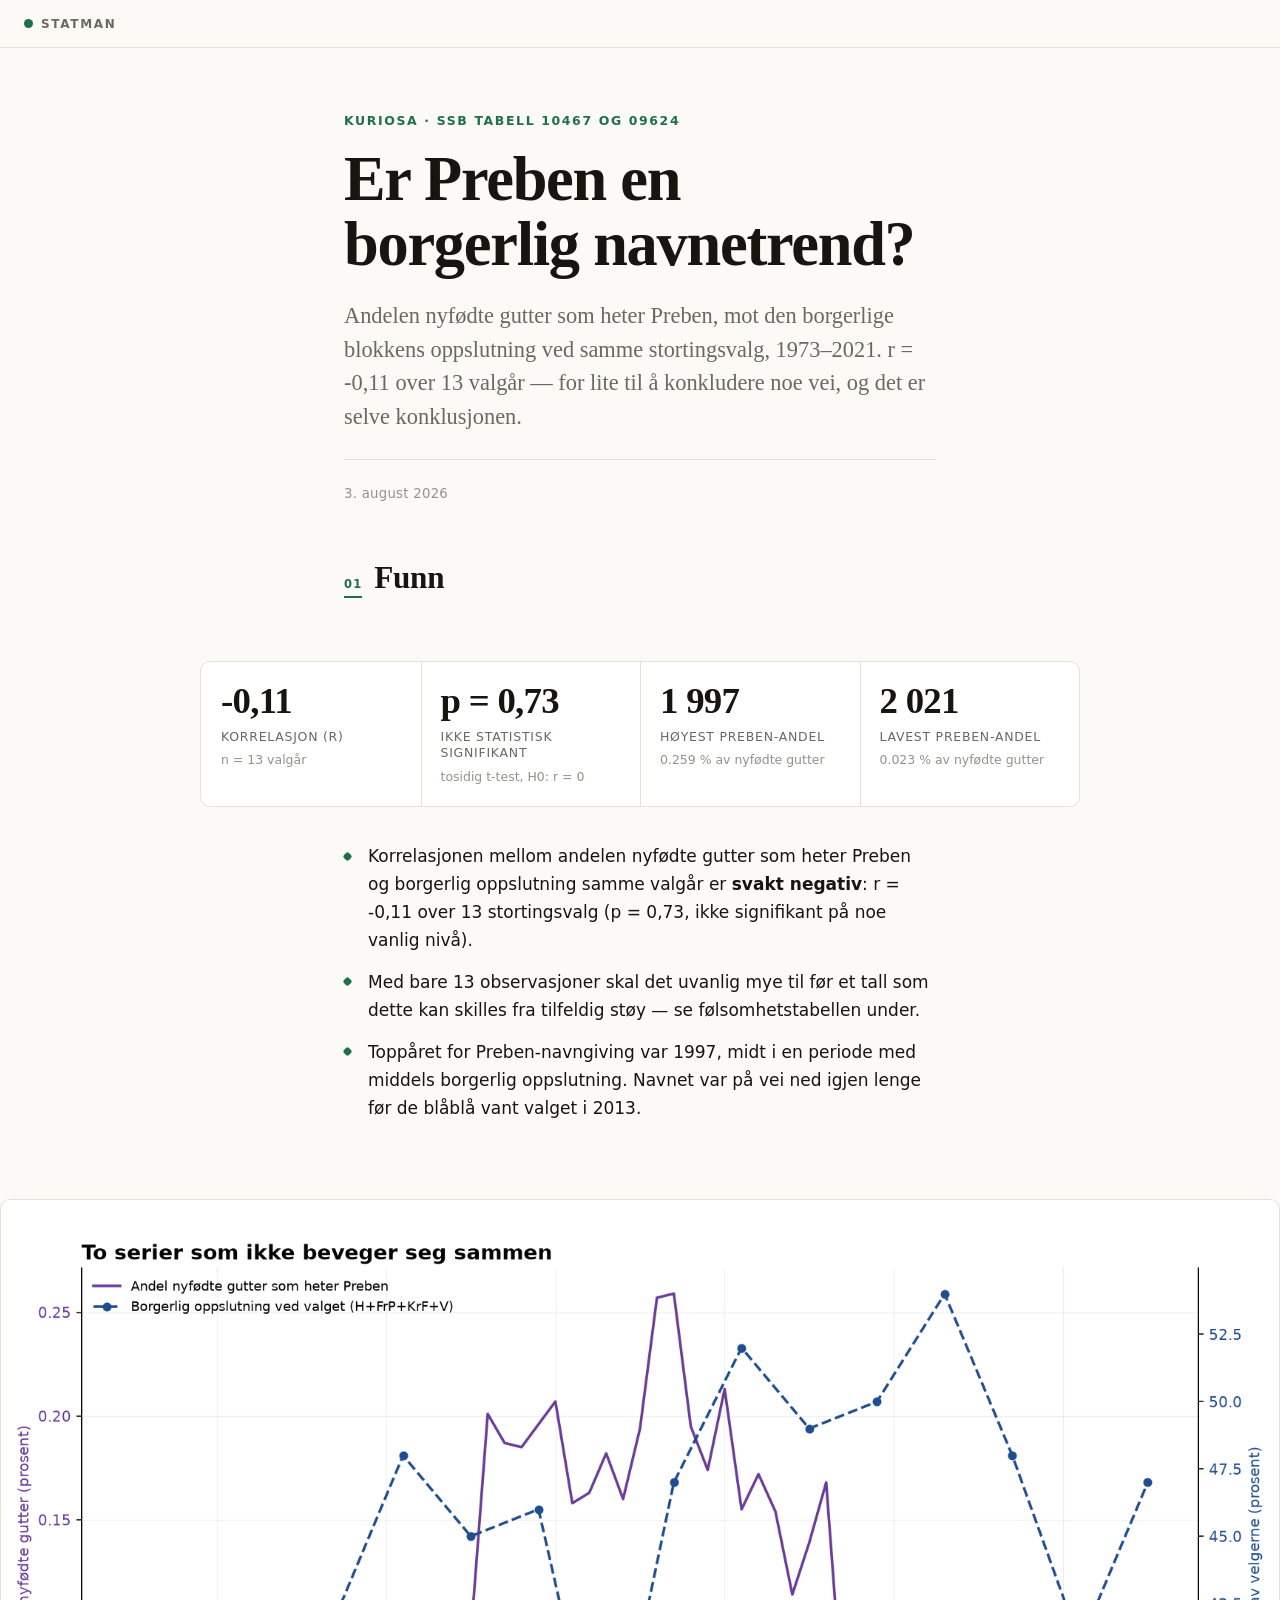
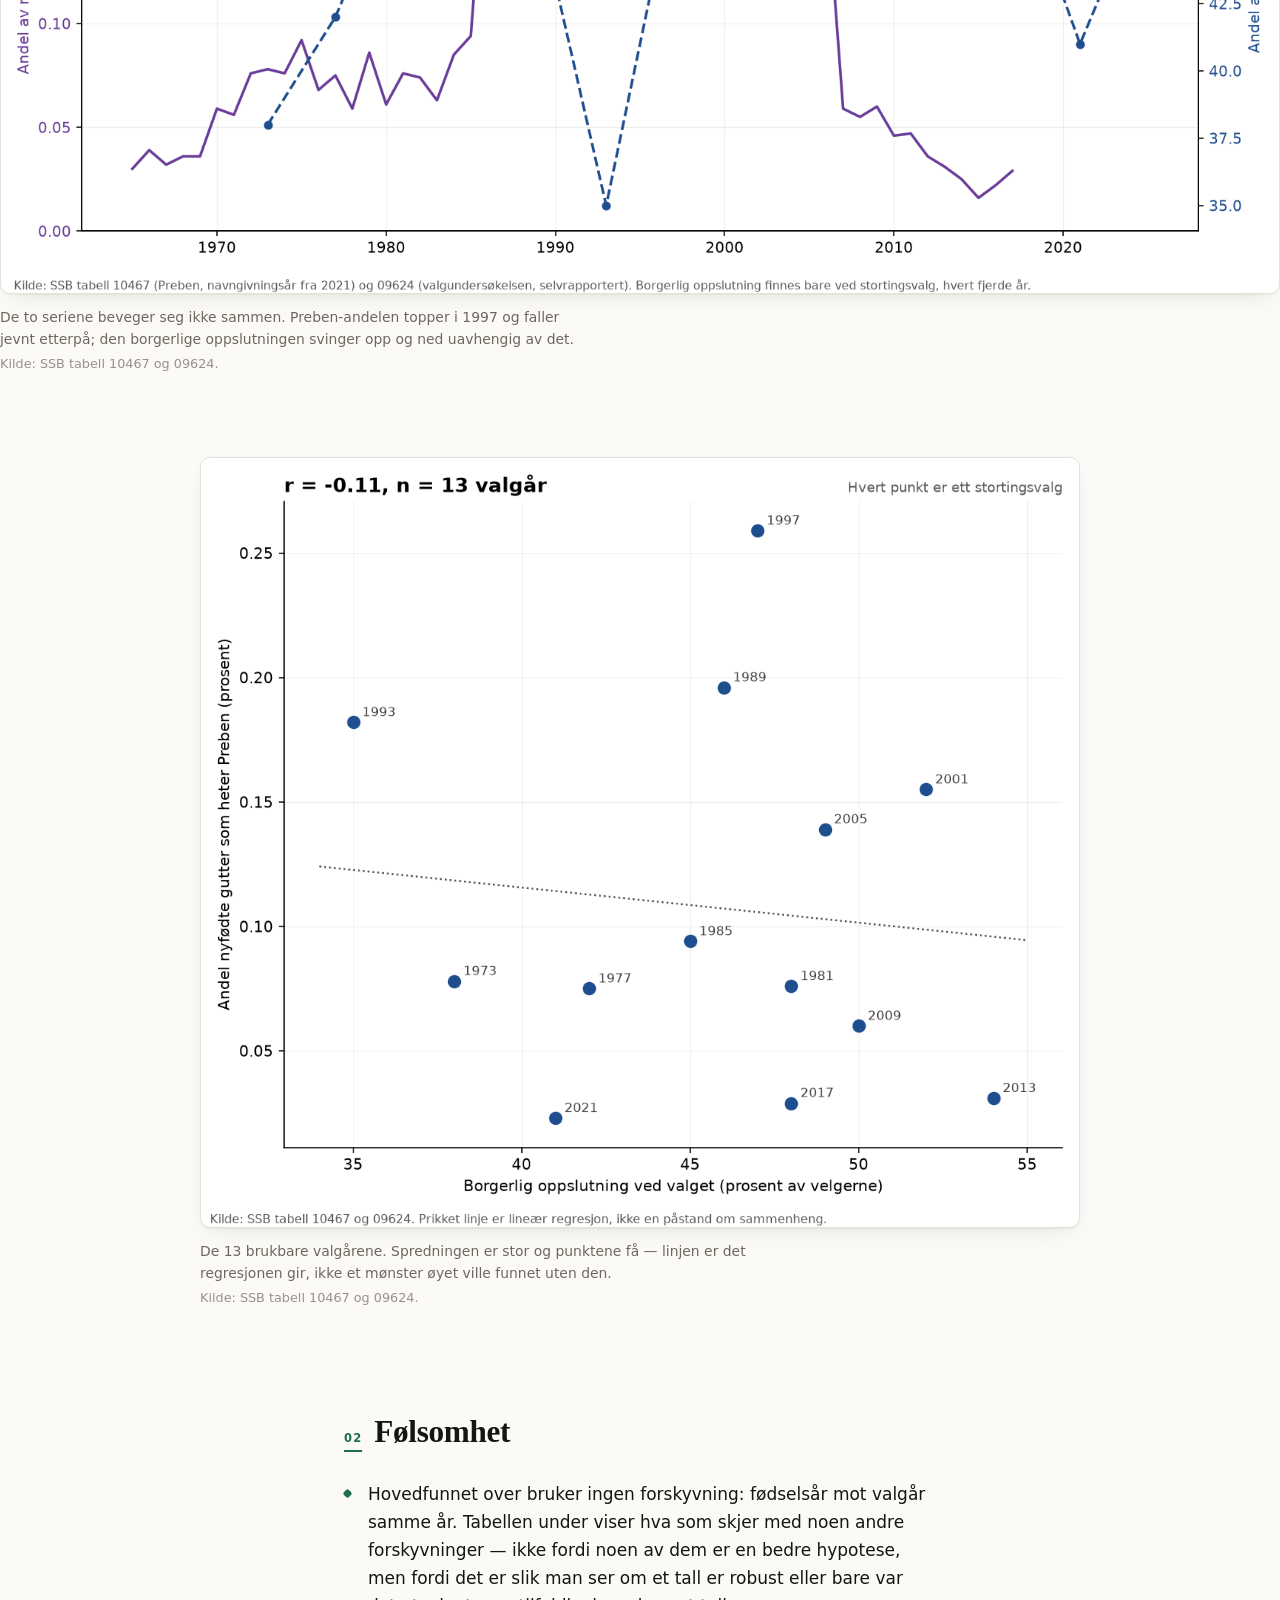
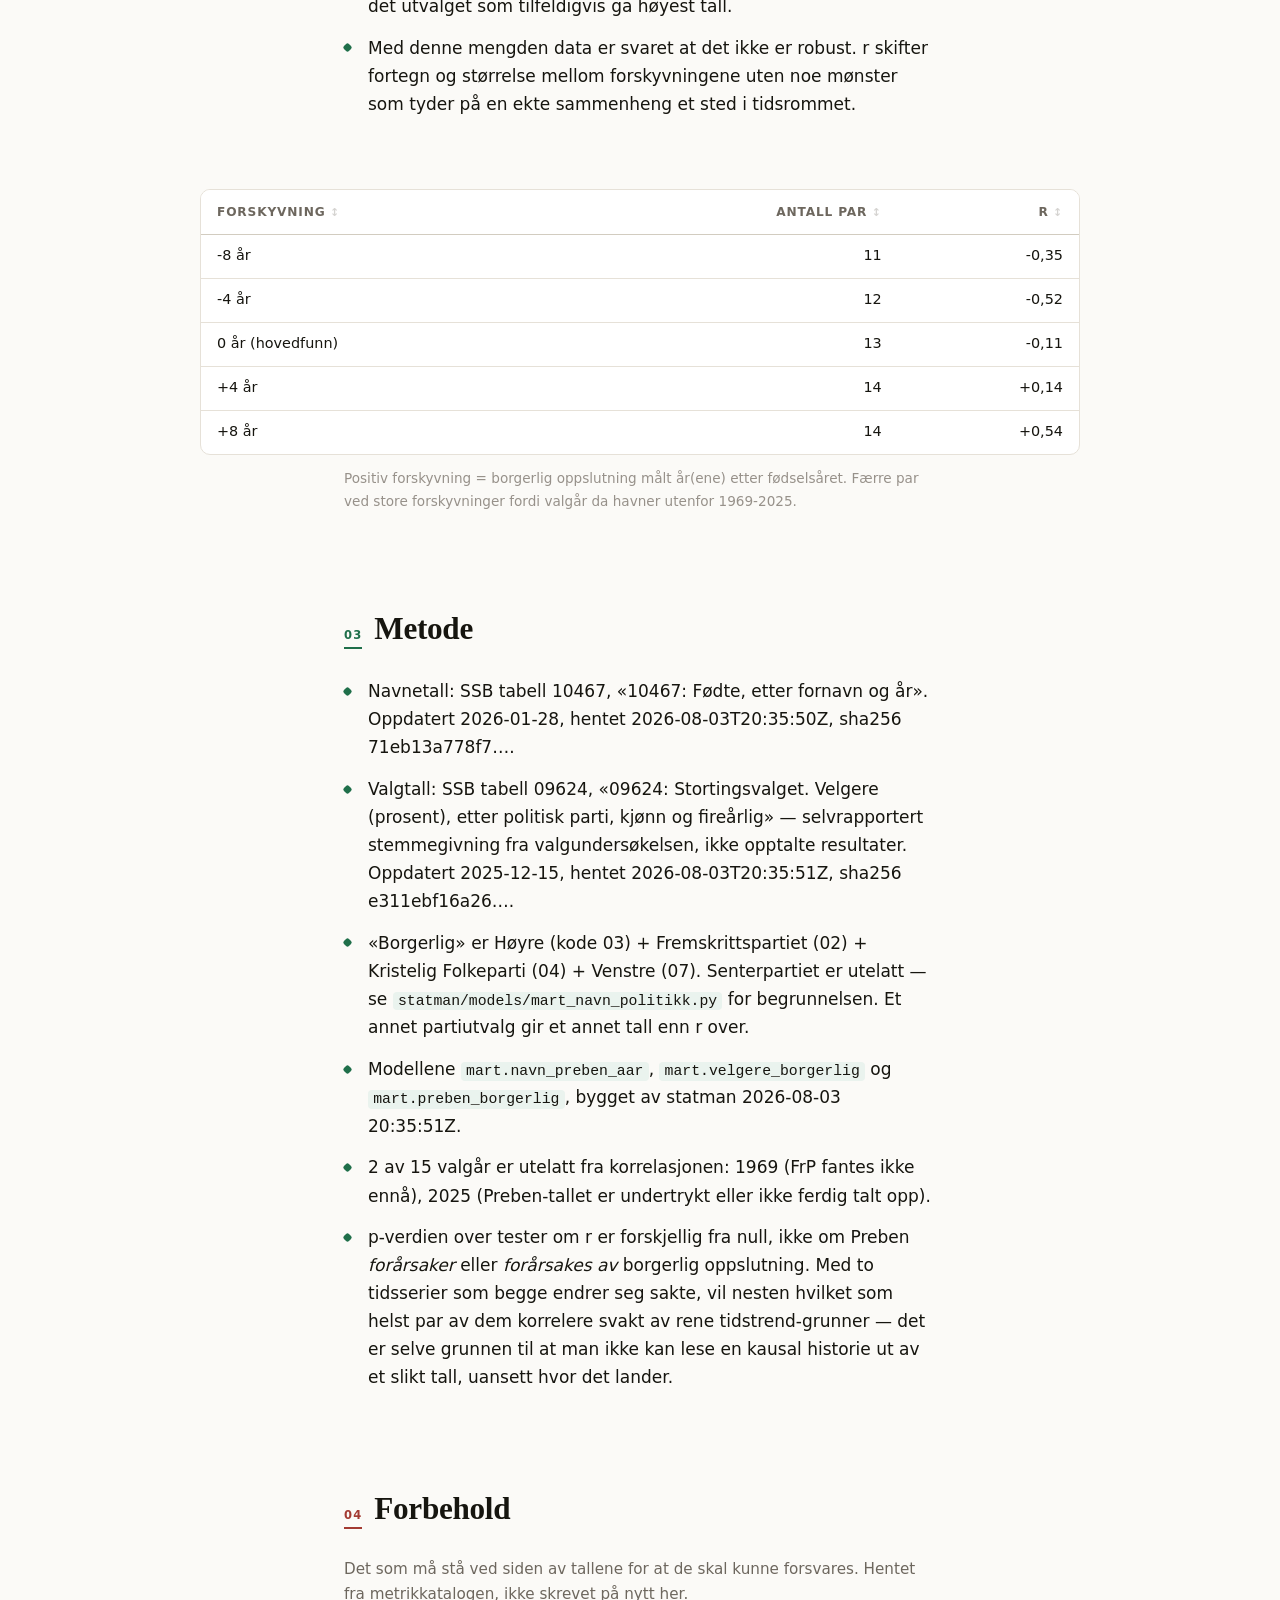
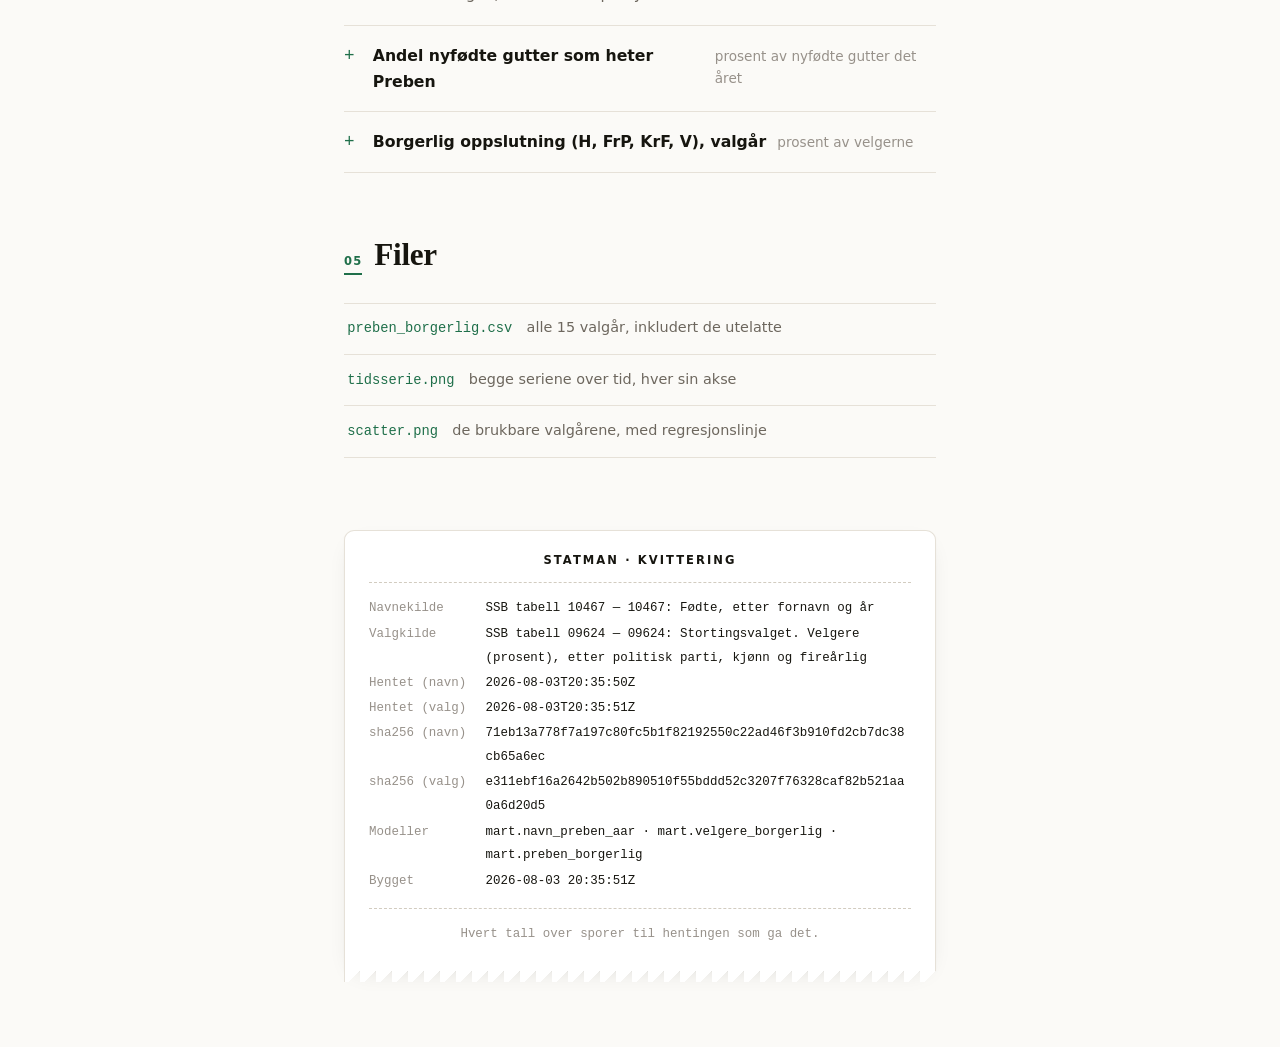
<file: docs/preben_borgerlig/index.html>
<!doctype html>
<html lang="nb">
<head>
<meta charset="utf-8">
<meta name="viewport" content="width=device-width, initial-scale=1">
<title>Er Preben en borgerlig navnetrend?</title>
<meta name="description" content="Andelen nyfødte gutter som heter Preben, mot den borgerlige blokkens oppslutning ved samme stortingsvalg, 1973–2021. r = -0,11 over 13 valgår — for lite til å konkludere noe vei, og det er selve konklusjonen.">
<meta name="generator" content="statman">
<meta name="color-scheme" content="light dark">
<link rel="icon" href="data:image/svg+xml,%3Csvg%20xmlns='http://www.w3.org/2000/svg'%20viewBox='0%200%2032%2032'%3E%3Crect%20width='32'%20height='32'%20rx='7'%20fill='%231f6f4a'/%3E%3Crect%20x='8'%20y='17'%20width='4'%20height='8'%20fill='%23fbfaf7'/%3E%3Crect%20x='14'%20y='11'%20width='4'%20height='14'%20fill='%23fbfaf7'/%3E%3Crect%20x='20'%20y='7'%20width='4'%20height='18'%20fill='%23fbfaf7'/%3E%3C/svg%3E">
<style>
/* Statman — publiseringslaget.
   Redaksjonelt og stramt. Ett tekstspenn, én aksentfarge, mye luft.
   Lekenheten ligger i det som ikke er nødvendig for å lese: kvitteringen,
   nøkkeltallene som teller opp, figurene som glir inn. Aldri i noe som
   flytter på et tall eller skjuler et forbehold. */

:root {
  color-scheme: light dark;

  --papir: #fbfaf7;
  --flate: #ffffff;
  --blekk: #16150f;
  --dempet: #6d675e;
  --svak: #97918a;
  --strek: #e6e1d8;
  --strek-mork: #d2ccc0;
  --aksent: #1f6f4a;
  --aksent-flate: #eaf3ee;
  --fall: #a33b32;
  --skygge: 0 1px 2px rgb(22 21 15 / 0.04), 0 8px 24px -12px rgb(22 21 15 / 0.16);

  --serif: ui-serif, "Iowan Old Style", "Palatino Linotype", Palatino, Georgia, serif;
  --sans: ui-sans-serif, system-ui, -apple-system, "Segoe UI", Roboto, Helvetica, sans-serif;
  --mono: ui-monospace, "SF Mono", SFMono-Regular, "JetBrains Mono", Menlo, Consolas, monospace;

  --spenn: 37rem;
  /* Hvor bredt en «full» figur får bli. Tekstspennet er 37rem fordi en
     linje ikke skal bli lang å lese; en figur har ikke det problemet, og
     et flisediagram med 400 flater har det motsatte. */
  --full-bredde: 90rem;
  --kant: 1.5rem;
  --runding: 10px;
}

@media (prefers-color-scheme: dark) {
  :root {
    --papir: #100f0d;
    --flate: #191814;
    --blekk: #eae6dd;
    --dempet: #9d968a;
    --svak: #7a7368;
    --strek: #2b2924;
    --strek-mork: #3a3730;
    --aksent: #6cc294;
    --aksent-flate: #16241d;
    --fall: #e08a80;
    --skygge: 0 1px 2px rgb(0 0 0 / 0.4), 0 8px 24px -12px rgb(0 0 0 / 0.7);
  }
}

*, *::before, *::after { box-sizing: border-box; }

html { -webkit-text-size-adjust: 100%; scroll-behavior: smooth; }
@media (prefers-reduced-motion: reduce) { html { scroll-behavior: auto; } }

body {
  margin: 0;
  background: var(--papir);
  color: var(--blekk);
  font-family: var(--sans);
  font-size: 1.0625rem;
  line-height: 1.65;
  font-synthesis-weight: none;
  -webkit-font-smoothing: antialiased;
  text-rendering: optimizeLegibility;
}

::selection { background: var(--aksent); color: var(--papir); }

a { color: inherit; text-decoration-color: var(--strek-mork); text-underline-offset: 3px; }
a:hover { text-decoration-color: var(--aksent); }

/* -------------------------------------------------------------- rammeverk */
.fremdrift {
  position: fixed; inset: 0 auto auto 0;
  height: 2px; width: 0;
  background: var(--aksent);
  z-index: 9;
  transition: width 80ms linear;
}
@media print { .fremdrift { display: none; } }

.ark {
  display: grid;
  grid-template-columns:
    [full-start] minmax(var(--kant), 1fr)
    [wide-start] minmax(0, 9rem)
    [text-start] min(var(--spenn), 100% - var(--kant) * 2) [text-end]
    minmax(0, 9rem) [wide-end]
    minmax(var(--kant), 1fr) [full-end];
  padding-bottom: 5rem;
  counter-reset: seksjon;
}
.ark > * { grid-column: text; }

/* Seksjonene arver kolonnene fra arket, så en figur eller en tabell inne i
   en seksjon kan bryte ut av tekstspennet. Uten subgrid ville hver seksjon
   vært en boks som klemte alt inn i teksten igjen. Faller pent tilbake:
   uten støtte blir alt stående i tekstspennet. */
@supports (grid-template-columns: subgrid) {
  .ark > section {
    grid-column: full;
    display: grid;
    grid-template-columns: subgrid;
  }
  .ark > section > * { grid-column: text; }
  .ark > section > .noekkeltall,
  .ark > section > .tabell-hylse,
  .ark > section > .figur.bred { grid-column: wide; }
  .ark > section > .figur.full { grid-column: full; }
}

/* ------------------------------------------------------------------- topp */
.merke {
  grid-column: full;
  display: flex; align-items: center; gap: 0.5rem;
  padding: 1.1rem var(--kant);
  font: 600 0.75rem/1 var(--sans);
  letter-spacing: 0.14em; text-transform: uppercase;
  color: var(--dempet);
  border-bottom: 1px solid var(--strek);
  margin-bottom: 4rem;
}
.merke a { text-decoration: none; }
.merke a:hover { color: var(--aksent); }
.merke .frø {
  width: 9px; height: 9px; border-radius: 50%;
  background: var(--aksent);
  box-shadow: 0 0 0 0 color-mix(in oklab, var(--aksent) 55%, transparent);
  animation: puls 3.2s ease-out infinite;
}
@keyframes puls {
  0%   { box-shadow: 0 0 0 0 color-mix(in oklab, var(--aksent) 55%, transparent); }
  70%  { box-shadow: 0 0 0 9px color-mix(in oklab, var(--aksent) 0%, transparent); }
  100% { box-shadow: 0 0 0 0 color-mix(in oklab, var(--aksent) 0%, transparent); }
}

.stikk {
  margin: 0 0 1rem;
  font: 600 0.78rem/1.4 var(--sans);
  letter-spacing: 0.13em; text-transform: uppercase;
  color: var(--aksent);
}

h1 {
  margin: 0;
  font-family: var(--serif);
  font-size: clamp(2.3rem, 1.3rem + 3.6vw, 3.9rem);
  font-weight: 600;
  line-height: 1.05;
  letter-spacing: -0.02em;
  text-wrap: balance;
}

.ingress {
  margin: 1.4rem 0 0;
  font-family: var(--serif);
  font-size: clamp(1.15rem, 1rem + 0.6vw, 1.4rem);
  line-height: 1.5;
  color: var(--dempet);
  text-wrap: pretty;
}

.datolinje {
  margin: 1.6rem 0 0;
  padding-top: 1.4rem;
  border-top: 1px solid var(--strek);
  font-size: 0.83rem;
  color: var(--svak);
  letter-spacing: 0.02em;
}

/* --------------------------------------------------------------- seksjoner */
section { margin-top: 3.5rem; }
section:first-of-type { margin-top: 3rem; }

h2 {
  counter-increment: seksjon;
  display: flex; align-items: baseline; gap: 0.75rem;
  margin: 0 0 1.4rem;
  font-family: var(--serif);
  font-size: clamp(1.5rem, 1.2rem + 1vw, 1.95rem);
  font-weight: 600;
  letter-spacing: -0.01em;
  scroll-margin-top: 2rem;
}
h2::before {
  content: counter(seksjon, decimal-leading-zero);
  flex: none;
  font: 600 0.72rem/1.9 var(--sans);
  letter-spacing: 0.1em;
  color: var(--aksent);
  border-bottom: 2px solid var(--aksent);
}

p { margin: 0 0 1.1rem; text-wrap: pretty; }
strong { font-weight: 650; }
code {
  font-family: var(--mono);
  font-size: 0.87em;
  background: var(--aksent-flate);
  padding: 0.1em 0.35em;
  border-radius: 4px;
}

/* --------------------------------------------------------------- funnliste */
.funn { margin: 0 0 1.4rem; padding: 0; list-style: none; }
.funn li {
  position: relative;
  padding: 0 0 0 1.5rem;
  margin-bottom: 0.85rem;
}
.funn li::before {
  content: "";
  position: absolute; left: 0; top: 0.62em;
  width: 7px; height: 7px;
  border-radius: 2px;
  background: var(--aksent);
  transform: rotate(45deg);
  transition: transform 220ms ease;
}
.funn li:hover::before { transform: rotate(135deg) scale(1.15); }

/* -------------------------------------------------------------- nøkkeltall */
.noekkeltall {
  display: grid;
  grid-template-columns: repeat(auto-fit, minmax(min(100%, 9.5rem), 1fr));
  margin: 2.2rem 0;
  background: var(--flate);
  border: 1px solid var(--strek);
  border-radius: var(--runding);
  overflow: hidden;
}
/* Skillelinjene ligger på cellene, ikke i mellomrommet mellom dem. Det
   koster negative marginer, men et rutenett som ikke går opp får da tomrom
   i kortfargen i stedet for en grå flekk. */
.noekkeltall div {
  padding: 1.15rem 1.25rem;
  margin: 0 -1px -1px 0;
  border-right: 1px solid var(--strek);
  border-bottom: 1px solid var(--strek);
}
.noekkeltall .tall {
  display: block;
  font-family: var(--serif);
  font-size: clamp(1.7rem, 1.4rem + 1.2vw, 2.3rem);
  font-weight: 600;
  line-height: 1.1;
  letter-spacing: -0.02em;
  font-variant-numeric: tabular-nums;
}
.noekkeltall .etikett {
  display: block;
  margin-top: 0.45rem;
  font-size: 0.78rem;
  line-height: 1.35;
  letter-spacing: 0.06em;
  text-transform: uppercase;
  color: var(--dempet);
}
.noekkeltall .merknad {
  display: block;
  margin-top: 0.3rem;
  font-size: 0.78rem;
  color: var(--svak);
}

/* ------------------------------------------------------------------ figurer */
.figur { margin: 2.6rem 0; }
/* `width: 100%` er ikke overflødig. Uten den gjør `margin-inline: auto` at
   figuren blir en shrink-to-fit-boks: automargene suger opp ledig plass, og
   bredden bestemmes av det bredeste barnet med egen intrinsisk bredde. For
   en PNG er det bildet, som er bredt nok til at ingen merker det. For en
   figur sida tegner selv er det *bildeteksten*, som er begrenset til
   tekstspennet — så flisediagrammet rendret på 592 piksler der det skulle
   hatt 1440, og all skrift i det ble halvert. */
.figur.full {
  width: 100%;
  max-width: var(--full-bredde);
  margin-inline: auto;
}
.figur a { display: block; text-decoration: none; }
.figur img {
  display: block; width: 100%; height: auto;
  border: 1px solid var(--strek);
  border-radius: var(--runding);
  background: #fff;
  box-shadow: var(--skygge);
  transition: transform 260ms cubic-bezier(.2,.7,.3,1), box-shadow 260ms ease;
}
.figur a:hover img { transform: translateY(-3px); box-shadow: 0 1px 2px rgb(22 21 15 / .05), 0 20px 44px -20px rgb(22 21 15 / .3); }
.figur figcaption {
  margin-top: 0.85rem;
  font-size: 0.87rem;
  line-height: 1.55;
  color: var(--dempet);
  max-width: var(--spenn);
}
.figur .kilde { display: block; margin-top: 0.25rem; color: var(--svak); font-size: 0.8rem; }

/* Glir inn ved scroll. Slås av av .rolig, som JS setter når brukeren har
   bedt om mindre bevegelse. */
body:not(.rolig) .avslor {
  opacity: 0;
  transform: translateY(14px);
}
body:not(.rolig) .avslor.synlig {
  opacity: 1;
  transform: none;
  transition: opacity 620ms ease, transform 620ms cubic-bezier(.2,.7,.3,1);
}

/* ------------------------------------------------------------------ tabeller */
.tabell-hylse {
  margin: 2.2rem 0;
  overflow-x: auto;
  border: 1px solid var(--strek);
  border-radius: var(--runding);
  background: var(--flate);
}
table { width: 100%; border-collapse: collapse; font-size: 0.9rem; }
thead th {
  position: sticky; top: 0;
  background: var(--flate);
  border-bottom: 1px solid var(--strek-mork);
  padding: 0.75rem 1rem;
  text-align: left;
  font-weight: 600;
  font-size: 0.76rem;
  letter-spacing: 0.07em;
  text-transform: uppercase;
  color: var(--dempet);
  white-space: nowrap;
}
th.h {
  cursor: pointer;
  user-select: none;
  transition: color 160ms ease;
}
th.h:hover { color: var(--aksent); }
th.h::after {
  content: "↕";
  margin-left: 0.4em;
  opacity: 0.28;
  font-size: 0.9em;
}
th.h[data-vei="opp"]::after   { content: "↑"; opacity: 1; color: var(--aksent); }
th.h[data-vei="ned"]::after   { content: "↓"; opacity: 1; color: var(--aksent); }
tbody td {
  padding: 0.6rem 1rem;
  border-top: 1px solid var(--strek);
  font-variant-numeric: tabular-nums;
}
tbody tr { transition: background 140ms ease; }
tbody tr:hover { background: var(--aksent-flate); }
td.right, th.right { text-align: right; }
.tabell-tekst { margin: -1.4rem 0 2.2rem; font-size: 0.85rem; color: var(--svak); }

/* ----------------------------------------------------------------- forbehold */
.forbehold h2::before { color: var(--fall); border-color: var(--fall); }
.forbehold p.hvorfor { color: var(--dempet); font-size: 0.95rem; }
details {
  border-top: 1px solid var(--strek);
  padding: 0.15rem 0;
}
details:last-of-type { border-bottom: 1px solid var(--strek); }
summary {
  display: flex; align-items: baseline; gap: 0.7rem;
  padding: 0.9rem 0;
  cursor: pointer;
  list-style: none;
  font-weight: 600;
  font-size: 0.98rem;
}
summary::-webkit-details-marker { display: none; }
summary::before {
  content: "+";
  flex: none;
  width: 1.1rem;
  font: 400 1.1rem/1 var(--mono);
  color: var(--aksent);
  transition: transform 220ms cubic-bezier(.2,.7,.3,1);
}
details[open] summary::before { transform: rotate(45deg); }
summary .enhet { font-weight: 400; color: var(--svak); font-size: 0.85rem; }
summary:hover { color: var(--aksent); }
details ul { margin: 0 0 1.1rem; padding-left: 1.85rem; }
details li { margin-bottom: 0.5rem; font-size: 0.94rem; color: var(--dempet); }
details li.brudd::marker { color: var(--fall); }
details .kilde-linje {
  margin: 0 0 0.8rem 1.85rem;
  font-size: 0.82rem;
  color: var(--svak);
}

/* --------------------------------------------------------------------- filer */
.filer { margin: 0; padding: 0; list-style: none; }
.filer li { border-top: 1px solid var(--strek); }
.filer li:last-child { border-bottom: 1px solid var(--strek); }
.filer a {
  display: flex; flex-wrap: wrap; align-items: baseline; gap: 0.2rem 0.9rem;
  padding: 0.8rem 0.2rem;
  text-decoration: none;
  transition: padding-left 200ms cubic-bezier(.2,.7,.3,1), background 160ms ease;
}
.filer a:hover { padding-left: 0.7rem; background: var(--aksent-flate); }
.filer .navn { font-family: var(--mono); font-size: 0.86rem; color: var(--aksent); }
.filer .om { color: var(--dempet); font-size: 0.9rem; }

/* --------------------------------------------------------------- kvitteringen */
/* Proveniensen satt som en kassalapp. Den er der fordi det er det systemet
   gjør best: et publisert tall skal kunne spores tilbake til hentingen som
   ga det, også av noen som bare har denne sida. */
.kvittering {
  --pad: 1.5rem;
  position: relative;
  margin: 4.5rem 0 0;
  padding: var(--pad);
  background: var(--flate);
  border: 1px solid var(--strek);
  border-bottom: 0;
  border-radius: var(--runding) var(--runding) 0 0;
  box-shadow: var(--skygge);
  font-family: var(--mono);
  font-size: 0.78rem;
  line-height: 1.9;
  color: var(--dempet);
}
.kvittering::after {
  content: "";
  position: absolute; left: -1px; right: -1px; bottom: -11px;
  height: 12px;
  background: var(--flate);
  border-inline: 1px solid var(--strek);
  -webkit-mask: linear-gradient(-45deg, #0000 8px, #000 0) 0 0 / 16px 100% repeat-x;
          mask: linear-gradient(-45deg, #0000 8px, #000 0) 0 0 / 16px 100% repeat-x;
}
.kvittering h2 {
  display: block;
  margin: 0 0 1rem;
  font: 600 0.72rem/1 var(--sans);
  letter-spacing: 0.18em;
  text-transform: uppercase;
  color: var(--blekk);
  text-align: center;
}
.kvittering h2::before { content: none; }
.kvittering hr {
  border: 0;
  border-top: 1px dashed var(--strek-mork);
  margin: 0.9rem 0;
}
.kvittering dl {
  display: grid;
  grid-template-columns: minmax(6rem, auto) 1fr;
  gap: 0.1rem 1.2rem;
  margin: 0;
}
@media (max-width: 32rem) {
  .kvittering dl { grid-template-columns: 1fr; }
  .kvittering dt { margin-top: 0.6rem; }
}
.kvittering dt { color: var(--svak); white-space: nowrap; }
.kvittering dd { margin: 0; overflow-wrap: anywhere; color: var(--blekk); }
.kvittering .bunn { margin: 0.9rem 0 0; text-align: center; color: var(--svak); }

/* ------------------------------------------------------------------- arkivet */
.arkiv { list-style: none; margin: 2rem 0 0; padding: 0; }
.arkiv li { border-top: 1px solid var(--strek); }
.arkiv li:last-child { border-bottom: 1px solid var(--strek); }
.arkiv a {
  display: block;
  padding: 1.9rem 0.2rem;
  text-decoration: none;
  transition: padding-left 260ms cubic-bezier(.2,.7,.3,1), background 180ms ease;
}
.arkiv a:hover { padding-left: 0.9rem; background: var(--aksent-flate); }
.arkiv .stikk { margin-bottom: 0.5rem; font-size: 0.7rem; }
.arkiv h2 {
  display: block;
  margin: 0 0 0.5rem;
  font-size: clamp(1.35rem, 1.15rem + 0.8vw, 1.7rem);
}
.arkiv h2::before { content: none; }
.arkiv p { margin: 0; color: var(--dempet); font-size: 0.96rem; }
.arkiv time { display: block; margin-top: 0.7rem; font-size: 0.78rem; color: var(--svak); font-variant-numeric: tabular-nums; }
.tomt { color: var(--svak); font-style: italic; }

/* --------------------------------------------------------------------- print */
@media print {
  body { background: #fff; font-size: 10.5pt; }
  .merke, .fremdrift { display: none; }
  .figur img { box-shadow: none; }
  details { break-inside: avoid; }
  details:not([open]) > *:not(summary) { display: block !important; }
  .kvittering { box-shadow: none; break-inside: avoid; }
  a { text-decoration: none; }
}
</style>
</head>
<body>
<div class="fremdrift" id="fremdrift"></div>
<article class="ark"><div class="merke"><span class="frø"></span><a href="../index.html">Statman</a></div><header><p class="stikk">Kuriosa · SSB tabell 10467 og 09624</p><h1>Er Preben en borgerlig navnetrend?</h1><p class="ingress">Andelen nyfødte gutter som heter Preben, mot den borgerlige blokkens oppslutning ved samme stortingsvalg, 1973–2021. r = -0,11 over 13 valgår — for lite til å konkludere noe vei, og det er selve konklusjonen.</p><p class="datolinje"><time datetime="2026-08-03">3. august 2026</time></p></header><section id="funn"><h2>Funn</h2><div class="noekkeltall avslor"><div><span class="tall">-0,11</span><span class="etikett">Korrelasjon (r)</span><span class="merknad">n = 13 valgår</span></div><div><span class="tall">p = 0,73</span><span class="etikett">Ikke statistisk signifikant</span><span class="merknad">tosidig t-test, H0: r = 0</span></div><div><span class="tall">1997</span><span class="etikett">Høyest Preben-andel</span><span class="merknad">0.259 % av nyfødte gutter</span></div><div><span class="tall">2021</span><span class="etikett">Lavest Preben-andel</span><span class="merknad">0.023 % av nyfødte gutter</span></div></div><ul class="funn"><li>Korrelasjonen mellom andelen nyfødte gutter som heter Preben og borgerlig oppslutning samme valgår er <strong>svakt negativ</strong>: r = -0,11 over 13 stortingsvalg (p = 0,73, ikke signifikant på noe vanlig nivå).</li><li>Med bare 13 observasjoner skal det uvanlig mye til før et tall som dette kan skilles fra tilfeldig støy — se følsomhetstabellen under.</li><li>Toppåret for Preben-navngiving var 1997, midt i en periode med middels borgerlig oppslutning. Navnet var på vei ned igjen lenge før de blåblå vant valget i 2013.</li></ul><figure class="figur full avslor"><a href="tidsserie.png"><img src="tidsserie.png" alt="Linjediagram med to akser: andel Preben-navngivinger per år til venstre, borgerlig valgoppslutning til høyre." loading="lazy" decoding="async"></a><figcaption>De to seriene beveger seg ikke sammen. Preben-andelen topper i 1997 og faller jevnt etterpå; den borgerlige oppslutningen svinger opp og ned uavhengig av det.<span class="kilde">Kilde: SSB tabell 10467 og 09624.</span></figcaption></figure><figure class="figur bred avslor"><a href="scatter.png"><img src="scatter.png" alt="Punktdiagram: borgerlig oppslutning langs x-aksen, Preben-andel langs y-aksen, ett punkt per stortingsvalg, med regresjonslinje." loading="lazy" decoding="async"></a><figcaption>De 13 brukbare valgårene. Spredningen er stor og punktene få — linjen er det regresjonen gir, ikke et mønster øyet ville funnet uten den.<span class="kilde">Kilde: SSB tabell 10467 og 09624.</span></figcaption></figure></section><section id="foelsomhet"><h2>Følsomhet</h2><ul class="funn"><li>Hovedfunnet over bruker ingen forskyvning: fødselsår mot valgår samme år. Tabellen under viser hva som skjer med noen andre forskyvninger — ikke fordi noen av dem er en bedre hypotese, men fordi det er slik man ser om et tall er robust eller bare var det utvalget som tilfeldigvis ga høyest tall.</li><li>Med denne mengden data er svaret at det ikke er robust. r skifter fortegn og størrelse mellom forskyvningene uten noe mønster som tyder på en ekte sammenheng et sted i tidsrommet.</li></ul><div class="tabell-hylse avslor"><table data-sorterbar><thead><tr><th scope="col" class="left">Forskyvning</th><th scope="col" class="right">Antall par</th><th scope="col" class="right">r</th></tr></thead><tbody><tr><td class="left">-8 år</td><td class="right">11</td><td class="right">-0,35</td></tr><tr><td class="left">-4 år</td><td class="right">12</td><td class="right">-0,52</td></tr><tr><td class="left">0 år (hovedfunn)</td><td class="right">13</td><td class="right">-0,11</td></tr><tr><td class="left">+4 år</td><td class="right">14</td><td class="right">+0,14</td></tr><tr><td class="left">+8 år</td><td class="right">14</td><td class="right">+0,54</td></tr></tbody></table></div><p class="tabell-tekst">Positiv forskyvning = borgerlig oppslutning målt år(ene) etter fødselsåret. Færre par ved store forskyvninger fordi valgår da havner utenfor 1969-2025.</p></section><section id="metode"><h2>Metode</h2><ul class="funn"><li>Navnetall: SSB tabell 10467, «10467: Fødte, etter fornavn og år». Oppdatert 2026-01-28, hentet 2026-08-03T20:35:50Z, sha256 71eb13a778f7….</li><li>Valgtall: SSB tabell 09624, «09624: Stortingsvalget. Velgere (prosent), etter politisk parti, kjønn og fireårlig» — selvrapportert stemmegivning fra valgundersøkelsen, ikke opptalte resultater. Oppdatert 2025-12-15, hentet 2026-08-03T20:35:51Z, sha256 e311ebf16a26….</li><li>«Borgerlig» er Høyre (kode 03) + Fremskrittspartiet (02) + Kristelig Folkeparti (04) + Venstre (07). Senterpartiet er utelatt — se <code>statman/models/mart_navn_politikk.py</code> for begrunnelsen. Et annet partiutvalg gir et annet tall enn r over.</li><li>Modellene <code>mart.navn_preben_aar</code>, <code>mart.velgere_borgerlig</code> og <code>mart.preben_borgerlig</code>, bygget av statman 2026-08-03 20:35:51Z.</li><li>2 av 15 valgår er utelatt fra korrelasjonen: 1969 (FrP fantes ikke ennå), 2025 (Preben-tallet er undertrykt eller ikke ferdig talt opp).</li><li>p-verdien over tester om r er forskjellig fra null, ikke om Preben <em>forårsaker</em> eller <em>forårsakes av</em> borgerlig oppslutning. Med to tidsserier som begge endrer seg sakte, vil nesten hvilket som helst par av dem korrelere svakt av rene tidstrend-grunner — det er selve grunnen til at man ikke kan lese en kausal historie ut av et slikt tall, uansett hvor det lander.</li></ul></section><section class="forbehold" id="forbehold"><h2>Forbehold</h2><p class="hvorfor">Det som må stå ved siden av tallene for at de skal kunne forsvares. Hentet fra metrikkatalogen, ikke skrevet på nytt her.</p><details><summary>Andel nyfødte gutter som heter Preben <span class="enhet">prosent av nyfødte gutter det året</span></summary><p class="kilde-linje">Kilde: SSB tabell 10467, «Fødte, etter jentenavn og guttenavn»</p><ul><li>Tall under fire personer er ikke oppgitt av personvernhensyn, og vises som manglende, ikke som null. Det gjelder flere av de siste årene, der Preben er blitt sjeldent.</li><li>Måler fødselsår til og med 2020 og navngivningsår fra og med 2021 — SSB byttet metode det året. De to er ikke identiske; et barn kan navngis året etter det er født.</li><li>Navngivningsår har et etterslep. 2023-2025 er derfor enten undertrykt eller ikke ferdig talt opp i denne hentingen — se aarets status i mart.navn_preben_aar før du bruker de siste årene til noe.</li><li>Navnemoter drives av alt fra kongehus til TV-serier til at navnet ble vanlig nok forrige generasjon til å virke gammeldags neste. Politisk klima er én av svært mange mulige forklaringer, ikke den opplagte.</li></ul></details><details><summary>Borgerlig oppslutning (H, FrP, KrF, V), valgår <span class="enhet">prosent av velgerne</span></summary><p class="kilde-linje">Kilde: SSB tabell 09624, «Stortingsvalget. Velgere, etter politisk parti og kjønn»</p><ul><li>Selvrapportert stemmegivning fra SSBs valgundersøkelse, ikke opptalte valgresultater. Den følger de faktiske resultatene tett, men er ikke identisk med dem.</li><li>«Borgerlig» er her Høyre + Fremskrittspartiet + Kristelig Folkeparti + Venstre. Senterpartiet er holdt utenfor — se statman/models/mart_navn_politikk.py for begrunnelsen. Et annet partiutvalg gir et annet tall.</li><li>Bare stortingsvalgår, altså hvert fjerde år. 1969 mangler Fremskrittspartiet, som ikke fantes ennå, og har derfor ingen blokksum i dette datasettet.</li><li>Femten valgår er et lite datagrunnlag for enhver korrelasjon. Se metodeavsnittet i sakspakken for hvor lite.</li></ul></details></section><section id="filer"><h2>Filer</h2><ul class="filer"><li><a href="preben_borgerlig.csv" download><span class="navn">preben_borgerlig.csv</span><span class="om">alle 15 valgår, inkludert de utelatte</span></a></li><li><a href="tidsserie.png" download><span class="navn">tidsserie.png</span><span class="om">begge seriene over tid, hver sin akse</span></a></li><li><a href="scatter.png" download><span class="navn">scatter.png</span><span class="om">de brukbare valgårene, med regresjonslinje</span></a></li></ul></section><footer class="kvittering"><h2>Statman · kvittering</h2><hr><dl><dt>Navnekilde</dt><dd>SSB tabell 10467 — 10467: Fødte, etter fornavn og år</dd><dt>Valgkilde</dt><dd>SSB tabell 09624 — 09624: Stortingsvalget. Velgere (prosent), etter politisk parti, kjønn og fireårlig</dd><dt>Hentet (navn)</dt><dd>2026-08-03T20:35:50Z</dd><dt>Hentet (valg)</dt><dd>2026-08-03T20:35:51Z</dd><dt>sha256 (navn)</dt><dd>71eb13a778f7a197c80fc5b1f82192550c22ad46f3b910fd2cb7dc38cb65a6ec</dd><dt>sha256 (valg)</dt><dd>e311ebf16a2642b502b890510f55bddd52c3207f76328caf82b521aa0a6d20d5</dd><dt>Modeller</dt><dd>mart.navn_preben_aar · mart.velgere_borgerlig · mart.preben_borgerlig</dd><dt>Bygget</dt><dd>2026-08-03 20:35:51Z</dd></dl><hr><p class="bunn">Hvert tall over sporer til hentingen som ga det.</p></footer></article>
<script>
/* Statman — publiseringslaget.
   Fire små ting: lesefremdrift, tall som teller opp, figurer som glir inn,
   tabeller som kan sorteres. Ingenting her endrer et tall, og sida er fullt
   lesbar uten skript i det hele tatt. */
(function () {
  "use strict";

  var rolig = window.matchMedia("(prefers-reduced-motion: reduce)").matches;
  if (rolig) document.body.classList.add("rolig");

  /* ------------------------------------------------------ lesefremdrift */
  var stripe = document.getElementById("fremdrift");
  if (stripe) {
    var ventende = false;
    var tegn = function () {
      ventende = false;
      var h = document.documentElement;
      var strekk = h.scrollHeight - h.clientHeight;
      var del = strekk > 0 ? h.scrollTop / strekk : 0;
      stripe.style.width = Math.min(100, Math.max(0, del * 100)).toFixed(2) + "%";
    };
    addEventListener("scroll", function () {
      if (!ventende) { ventende = true; requestAnimationFrame(tegn); }
    }, { passive: true });
    addEventListener("resize", tegn, { passive: true });
    tegn();
  }

  /* --------------------------------------------------------- norske tall */
  // "+707 095", "14,4 %", "−22,1 %" -> {før, tall, desimaler, etter}
  // Tallet får ikke slutte på mellomrom — ellers spiser det opp det harde
  // mellomrommet foran «%» og «øre», og enheten klistrer seg til tallet.
  var TALL = /^(.*?)(\d(?:[\d\s]*\d)?(?:,\d+)?)(.*)$/s;

  function les(tekst) {
    var m = TALL.exec(tekst);
    if (!m) return null;
    var rå = m[2].replace(/\s/g, "").replace(",", ".");
    var verdi = parseFloat(rå);
    if (!isFinite(verdi)) return null;
    var komma = m[2].indexOf(",");
    return {
      før: m[1],
      verdi: verdi,
      desimaler: komma === -1 ? 0 : m[2].length - komma - 1,
      etter: m[3]
    };
  }

  function skriv(del, verdi) {
    return del.før + verdi.toLocaleString("nb-NO", {
      minimumFractionDigits: del.desimaler,
      maximumFractionDigits: del.desimaler
    }) + del.etter;
  }

  /* ------------------------------------------- nøkkeltall som teller opp */
  function tell(el) {
    var del = les(el.textContent);
    if (!del) return;
    var start = performance.now();
    var varighet = 900;
    var steg = function (nå) {
      var t = Math.min(1, (nå - start) / varighet);
      var lettet = 1 - Math.pow(1 - t, 3);
      el.textContent = skriv(del, del.verdi * lettet);
      if (t < 1) requestAnimationFrame(steg);
      else el.textContent = skriv(del, del.verdi);
    };
    requestAnimationFrame(steg);
  }

  /* ------------------------------------------------ avsløring ved scroll */
  var mål = document.querySelectorAll(".avslor");
  if (!rolig && "IntersectionObserver" in window) {
    var kikker = new IntersectionObserver(function (poster) {
      poster.forEach(function (post) {
        if (!post.isIntersecting) return;
        post.target.classList.add("synlig");
        post.target.querySelectorAll(".tall").forEach(tell);
        kikker.unobserve(post.target);
      });
    }, { rootMargin: "0px 0px -8% 0px", threshold: 0.12 });
    mål.forEach(function (el) { kikker.observe(el); });
  } else {
    mål.forEach(function (el) { el.classList.add("synlig"); });
  }

  /* ---------------------------------------------------- sorterbare tabeller */
  document.querySelectorAll("table[data-sorterbar]").forEach(function (tabell) {
    var kropp = tabell.tBodies[0];
    if (!kropp) return;
    var opprinnelig = Array.prototype.slice.call(kropp.rows);

    tabell.querySelectorAll("thead th").forEach(function (th, kol) {
      th.classList.add("h");
      th.tabIndex = 0;
      th.setAttribute("role", "button");

      var sorter = function () {
        var vei = th.dataset.vei === "ned" ? "opp" : th.dataset.vei === "opp" ? "" : "ned";
        tabell.querySelectorAll("thead th").forEach(function (annen) {
          delete annen.dataset.vei;
          annen.removeAttribute("aria-sort");
        });

        if (!vei) {
          opprinnelig.forEach(function (rad) { kropp.appendChild(rad); });
          return;
        }
        th.dataset.vei = vei;
        th.setAttribute("aria-sort", vei === "ned" ? "descending" : "ascending");

        var retning = vei === "ned" ? -1 : 1;
        var rader = Array.prototype.slice.call(kropp.rows);
        rader.sort(function (a, b) {
          var ta = a.cells[kol].textContent.trim();
          var tb = b.cells[kol].textContent.trim();
          var na = les(ta), nb = les(tb);
          // Bare tallsortering når hele kolonneparet er tall. Ellers
          // ville «Nes» og «1806» blitt sammenlignet på hver sin skala.
          if (na && nb && /^[^\p{L}]*$/u.test(ta.replace(/[%\s]/g, ""))) {
            var fa = /^\s*[-−]/.test(ta) ? -na.verdi : na.verdi;
            var fb = /^\s*[-−]/.test(tb) ? -nb.verdi : nb.verdi;
            return (fa - fb) * retning;
          }
          return ta.localeCompare(tb, "nb") * retning;
        });
        rader.forEach(function (rad) { kropp.appendChild(rad); });
      };

      th.addEventListener("click", sorter);
      th.addEventListener("keydown", function (e) {
        if (e.key === "Enter" || e.key === " ") { e.preventDefault(); sorter(); }
      });
    });
  });
})();
</script>
</body>
</html>
</file>
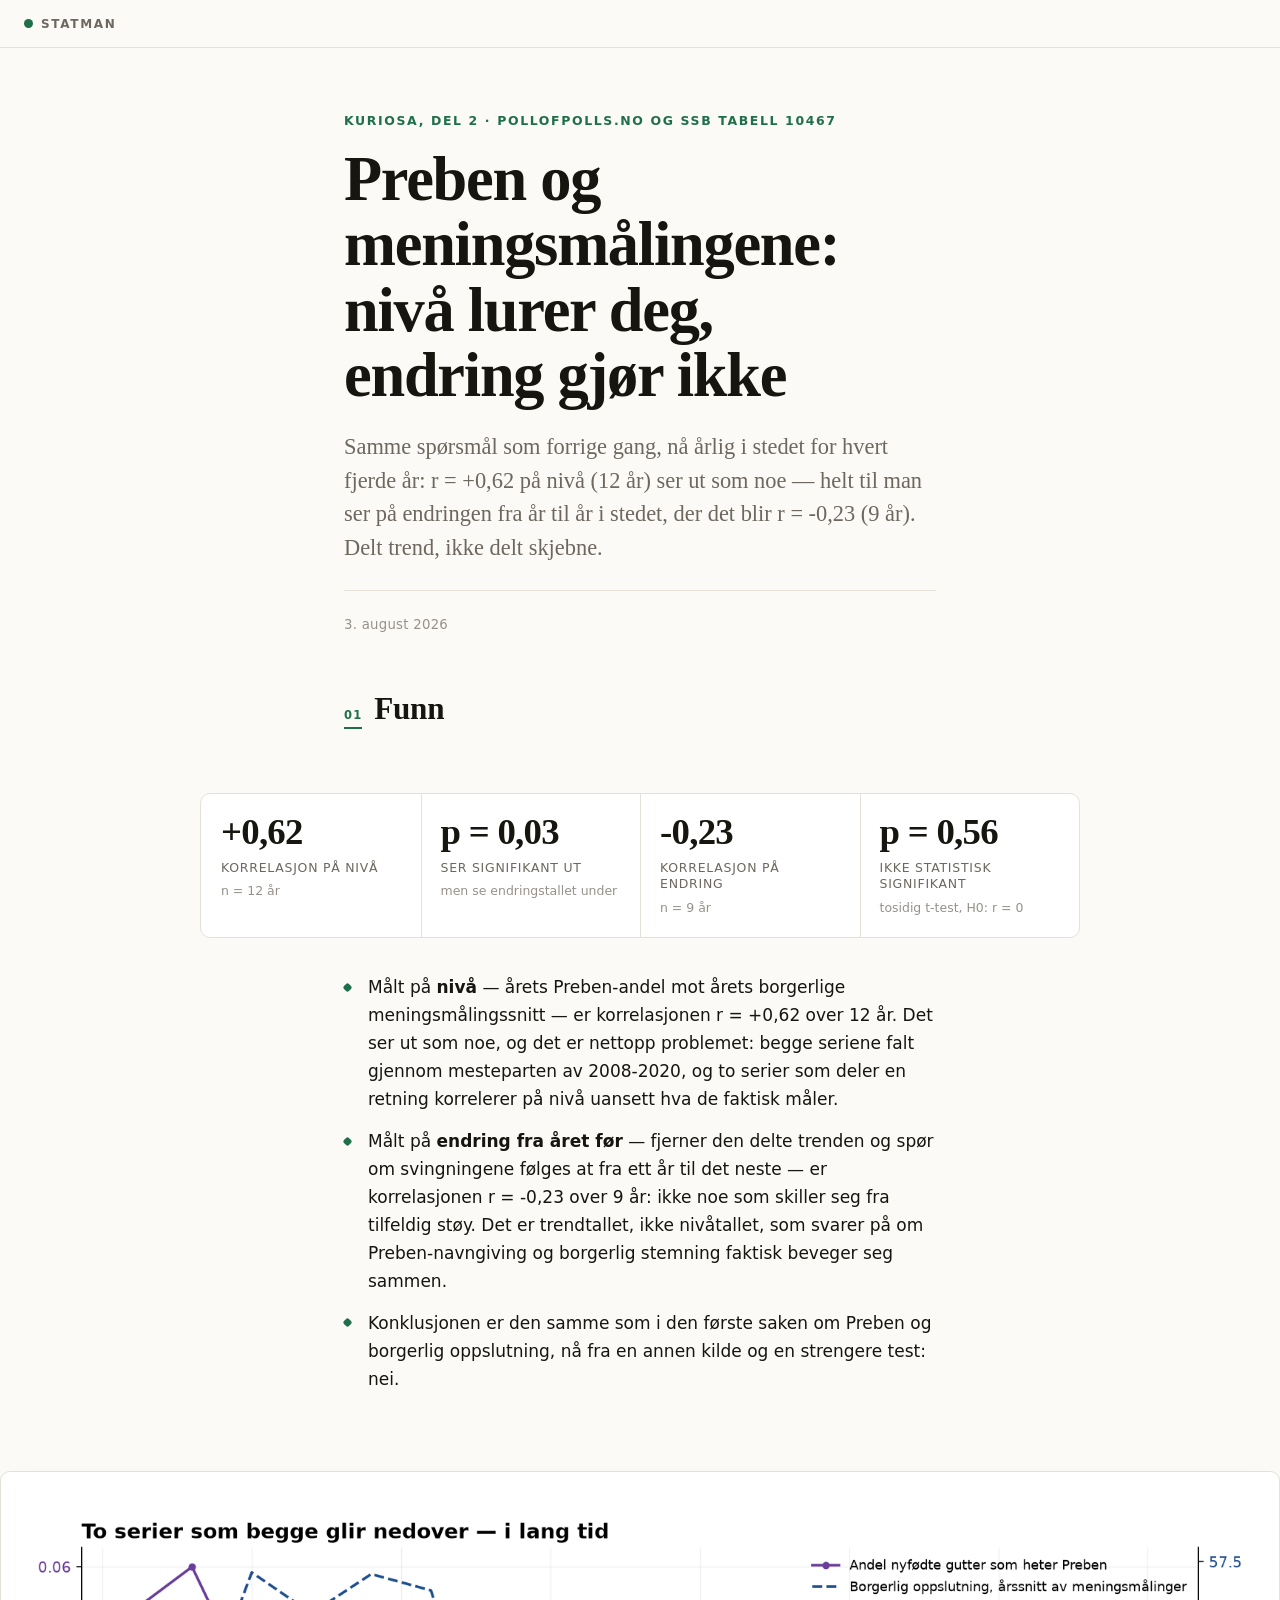
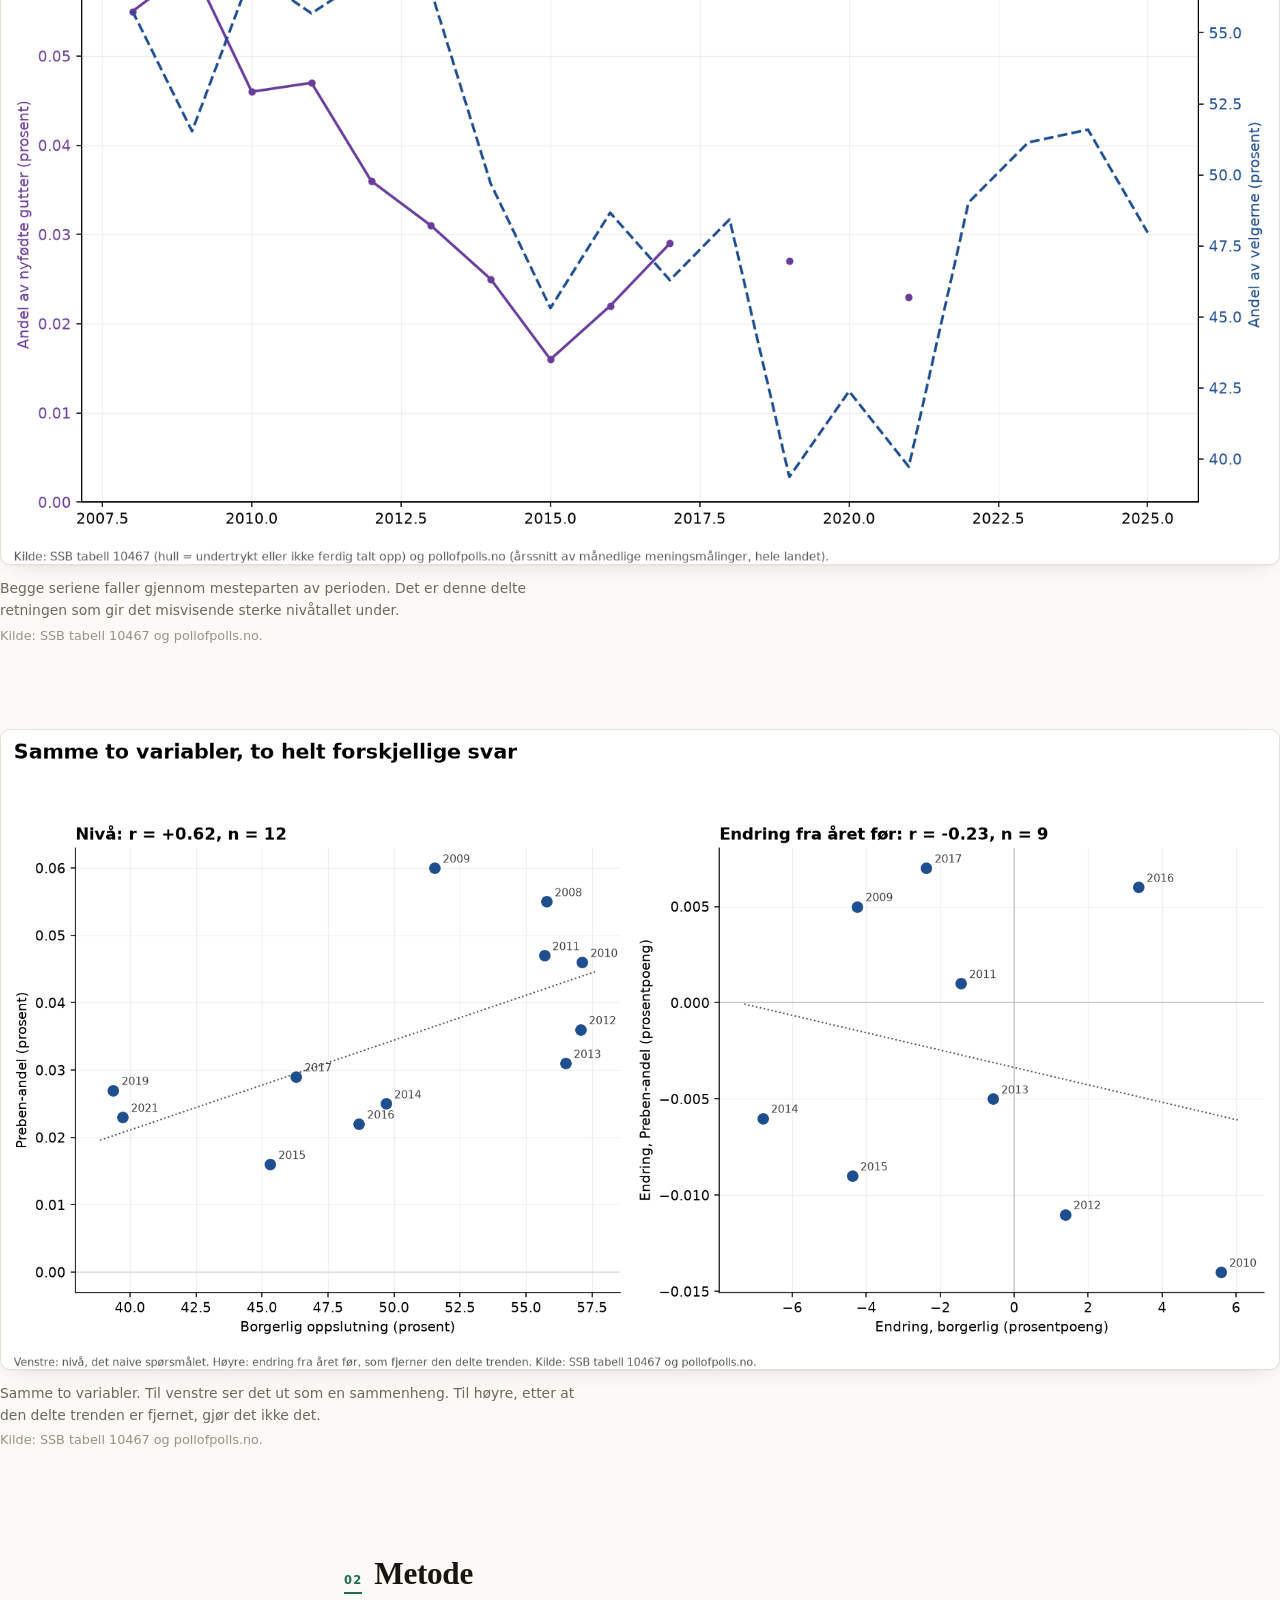
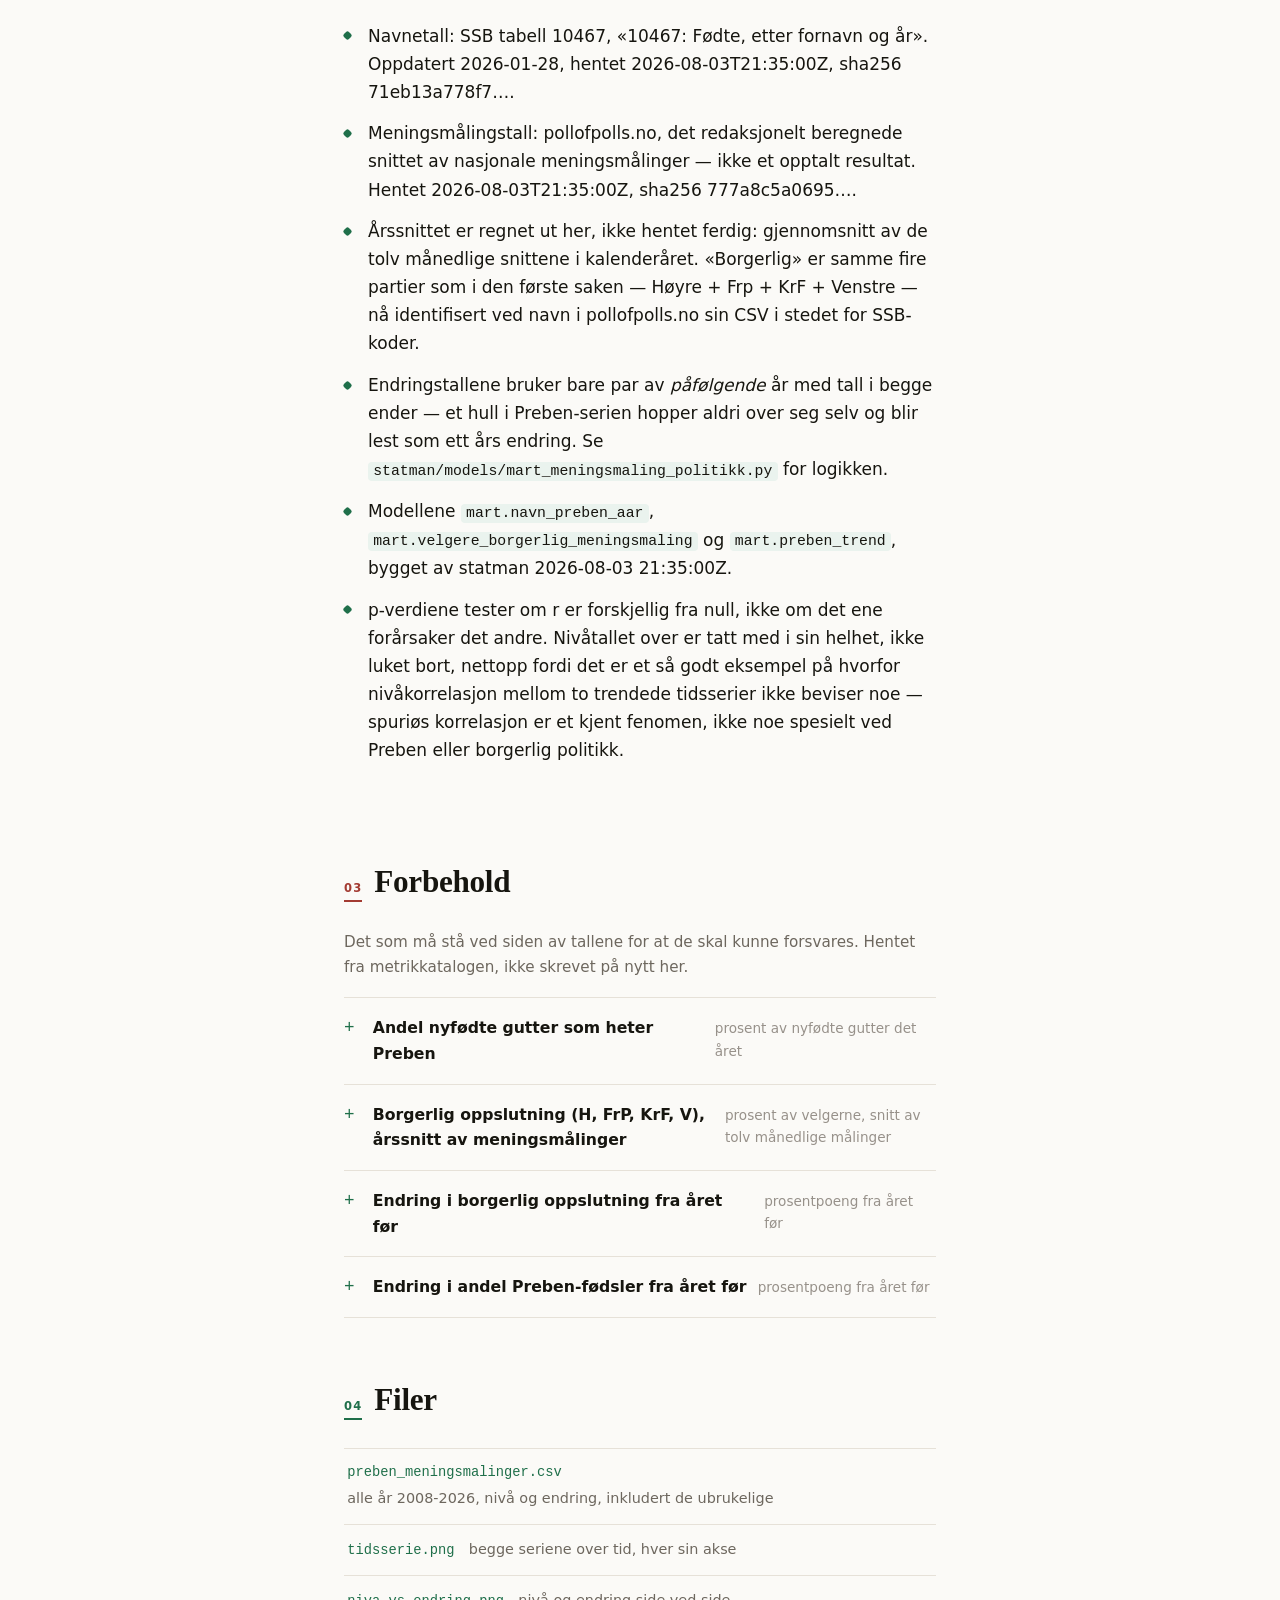
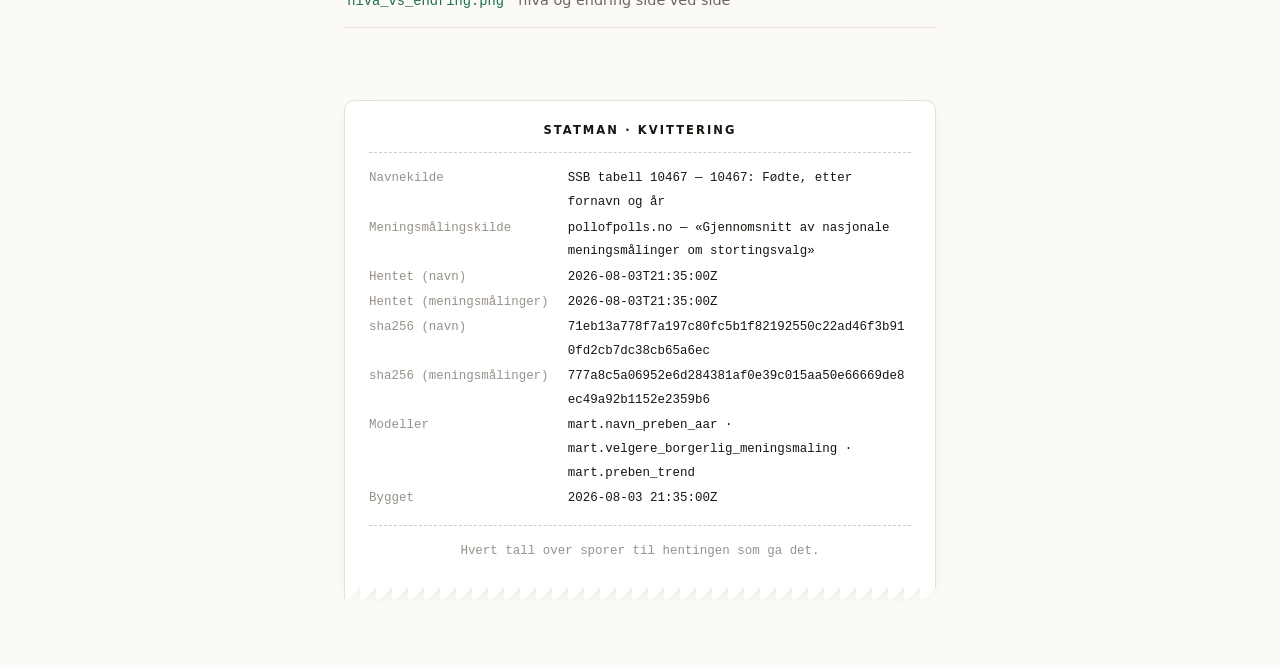
<file: docs/preben_meningsmalinger/index.html>
<!doctype html>
<html lang="nb">
<head>
<meta charset="utf-8">
<meta name="viewport" content="width=device-width, initial-scale=1">
<title>Preben og meningsmålingene: nivå lurer deg, endring gjør ikke</title>
<meta name="description" content="Samme spørsmål som forrige gang, nå årlig i stedet for hvert fjerde år: r = +0,62 på nivå (12 år) ser ut som noe — helt til man ser på endringen fra år til år i stedet, der det blir r = -0,23 (9 år). Delt trend, ikke delt skjebne.">
<meta name="generator" content="statman">
<meta name="color-scheme" content="light dark">
<link rel="icon" href="data:image/svg+xml,%3Csvg%20xmlns='http://www.w3.org/2000/svg'%20viewBox='0%200%2032%2032'%3E%3Crect%20width='32'%20height='32'%20rx='7'%20fill='%231f6f4a'/%3E%3Crect%20x='8'%20y='17'%20width='4'%20height='8'%20fill='%23fbfaf7'/%3E%3Crect%20x='14'%20y='11'%20width='4'%20height='14'%20fill='%23fbfaf7'/%3E%3Crect%20x='20'%20y='7'%20width='4'%20height='18'%20fill='%23fbfaf7'/%3E%3C/svg%3E">
<style>
/* Statman — publiseringslaget.
   Redaksjonelt og stramt. Ett tekstspenn, én aksentfarge, mye luft.
   Lekenheten ligger i det som ikke er nødvendig for å lese: kvitteringen,
   nøkkeltallene som teller opp, figurene som glir inn. Aldri i noe som
   flytter på et tall eller skjuler et forbehold. */

:root {
  color-scheme: light dark;

  --papir: #fbfaf7;
  --flate: #ffffff;
  --blekk: #16150f;
  --dempet: #6d675e;
  --svak: #97918a;
  --strek: #e6e1d8;
  --strek-mork: #d2ccc0;
  --aksent: #1f6f4a;
  --aksent-flate: #eaf3ee;
  --fall: #a33b32;
  --skygge: 0 1px 2px rgb(22 21 15 / 0.04), 0 8px 24px -12px rgb(22 21 15 / 0.16);

  --serif: ui-serif, "Iowan Old Style", "Palatino Linotype", Palatino, Georgia, serif;
  --sans: ui-sans-serif, system-ui, -apple-system, "Segoe UI", Roboto, Helvetica, sans-serif;
  --mono: ui-monospace, "SF Mono", SFMono-Regular, "JetBrains Mono", Menlo, Consolas, monospace;

  --spenn: 37rem;
  /* Hvor bredt en «full» figur får bli. Tekstspennet er 37rem fordi en
     linje ikke skal bli lang å lese; en figur har ikke det problemet, og
     et flisediagram med 400 flater har det motsatte. */
  --full-bredde: 90rem;
  --kant: 1.5rem;
  --runding: 10px;
}

@media (prefers-color-scheme: dark) {
  :root {
    --papir: #100f0d;
    --flate: #191814;
    --blekk: #eae6dd;
    --dempet: #9d968a;
    --svak: #7a7368;
    --strek: #2b2924;
    --strek-mork: #3a3730;
    --aksent: #6cc294;
    --aksent-flate: #16241d;
    --fall: #e08a80;
    --skygge: 0 1px 2px rgb(0 0 0 / 0.4), 0 8px 24px -12px rgb(0 0 0 / 0.7);
  }
}

*, *::before, *::after { box-sizing: border-box; }

html { -webkit-text-size-adjust: 100%; scroll-behavior: smooth; }
@media (prefers-reduced-motion: reduce) { html { scroll-behavior: auto; } }

body {
  margin: 0;
  background: var(--papir);
  color: var(--blekk);
  font-family: var(--sans);
  font-size: 1.0625rem;
  line-height: 1.65;
  font-synthesis-weight: none;
  -webkit-font-smoothing: antialiased;
  text-rendering: optimizeLegibility;
}

::selection { background: var(--aksent); color: var(--papir); }

a { color: inherit; text-decoration-color: var(--strek-mork); text-underline-offset: 3px; }
a:hover { text-decoration-color: var(--aksent); }

/* -------------------------------------------------------------- rammeverk */
.fremdrift {
  position: fixed; inset: 0 auto auto 0;
  height: 2px; width: 0;
  background: var(--aksent);
  z-index: 9;
  transition: width 80ms linear;
}
@media print { .fremdrift { display: none; } }

.ark {
  display: grid;
  grid-template-columns:
    [full-start] minmax(var(--kant), 1fr)
    [wide-start] minmax(0, 9rem)
    [text-start] min(var(--spenn), 100% - var(--kant) * 2) [text-end]
    minmax(0, 9rem) [wide-end]
    minmax(var(--kant), 1fr) [full-end];
  padding-bottom: 5rem;
  counter-reset: seksjon;
}
.ark > * { grid-column: text; }

/* Seksjonene arver kolonnene fra arket, så en figur eller en tabell inne i
   en seksjon kan bryte ut av tekstspennet. Uten subgrid ville hver seksjon
   vært en boks som klemte alt inn i teksten igjen. Faller pent tilbake:
   uten støtte blir alt stående i tekstspennet. */
@supports (grid-template-columns: subgrid) {
  .ark > section {
    grid-column: full;
    display: grid;
    grid-template-columns: subgrid;
  }
  .ark > section > * { grid-column: text; }
  .ark > section > .noekkeltall,
  .ark > section > .tabell-hylse,
  .ark > section > .figur.bred { grid-column: wide; }
  .ark > section > .figur.full { grid-column: full; }
}

/* ------------------------------------------------------------------- topp */
.merke {
  grid-column: full;
  display: flex; align-items: center; gap: 0.5rem;
  padding: 1.1rem var(--kant);
  font: 600 0.75rem/1 var(--sans);
  letter-spacing: 0.14em; text-transform: uppercase;
  color: var(--dempet);
  border-bottom: 1px solid var(--strek);
  margin-bottom: 4rem;
}
.merke a { text-decoration: none; }
.merke a:hover { color: var(--aksent); }
.merke .frø {
  width: 9px; height: 9px; border-radius: 50%;
  background: var(--aksent);
  box-shadow: 0 0 0 0 color-mix(in oklab, var(--aksent) 55%, transparent);
  animation: puls 3.2s ease-out infinite;
}
@keyframes puls {
  0%   { box-shadow: 0 0 0 0 color-mix(in oklab, var(--aksent) 55%, transparent); }
  70%  { box-shadow: 0 0 0 9px color-mix(in oklab, var(--aksent) 0%, transparent); }
  100% { box-shadow: 0 0 0 0 color-mix(in oklab, var(--aksent) 0%, transparent); }
}

.stikk {
  margin: 0 0 1rem;
  font: 600 0.78rem/1.4 var(--sans);
  letter-spacing: 0.13em; text-transform: uppercase;
  color: var(--aksent);
}

h1 {
  margin: 0;
  font-family: var(--serif);
  font-size: clamp(2.3rem, 1.3rem + 3.6vw, 3.9rem);
  font-weight: 600;
  line-height: 1.05;
  letter-spacing: -0.02em;
  text-wrap: balance;
}

.ingress {
  margin: 1.4rem 0 0;
  font-family: var(--serif);
  font-size: clamp(1.15rem, 1rem + 0.6vw, 1.4rem);
  line-height: 1.5;
  color: var(--dempet);
  text-wrap: pretty;
}

.datolinje {
  margin: 1.6rem 0 0;
  padding-top: 1.4rem;
  border-top: 1px solid var(--strek);
  font-size: 0.83rem;
  color: var(--svak);
  letter-spacing: 0.02em;
}

/* --------------------------------------------------------------- seksjoner */
section { margin-top: 3.5rem; }
section:first-of-type { margin-top: 3rem; }

h2 {
  counter-increment: seksjon;
  display: flex; align-items: baseline; gap: 0.75rem;
  margin: 0 0 1.4rem;
  font-family: var(--serif);
  font-size: clamp(1.5rem, 1.2rem + 1vw, 1.95rem);
  font-weight: 600;
  letter-spacing: -0.01em;
  scroll-margin-top: 2rem;
}
h2::before {
  content: counter(seksjon, decimal-leading-zero);
  flex: none;
  font: 600 0.72rem/1.9 var(--sans);
  letter-spacing: 0.1em;
  color: var(--aksent);
  border-bottom: 2px solid var(--aksent);
}

p { margin: 0 0 1.1rem; text-wrap: pretty; }
strong { font-weight: 650; }
code {
  font-family: var(--mono);
  font-size: 0.87em;
  background: var(--aksent-flate);
  padding: 0.1em 0.35em;
  border-radius: 4px;
}

/* --------------------------------------------------------------- funnliste */
.funn { margin: 0 0 1.4rem; padding: 0; list-style: none; }
.funn li {
  position: relative;
  padding: 0 0 0 1.5rem;
  margin-bottom: 0.85rem;
}
.funn li::before {
  content: "";
  position: absolute; left: 0; top: 0.62em;
  width: 7px; height: 7px;
  border-radius: 2px;
  background: var(--aksent);
  transform: rotate(45deg);
  transition: transform 220ms ease;
}
.funn li:hover::before { transform: rotate(135deg) scale(1.15); }

/* -------------------------------------------------------------- nøkkeltall */
.noekkeltall {
  display: grid;
  grid-template-columns: repeat(auto-fit, minmax(min(100%, 9.5rem), 1fr));
  margin: 2.2rem 0;
  background: var(--flate);
  border: 1px solid var(--strek);
  border-radius: var(--runding);
  overflow: hidden;
}
/* Skillelinjene ligger på cellene, ikke i mellomrommet mellom dem. Det
   koster negative marginer, men et rutenett som ikke går opp får da tomrom
   i kortfargen i stedet for en grå flekk. */
.noekkeltall div {
  padding: 1.15rem 1.25rem;
  margin: 0 -1px -1px 0;
  border-right: 1px solid var(--strek);
  border-bottom: 1px solid var(--strek);
}
.noekkeltall .tall {
  display: block;
  font-family: var(--serif);
  font-size: clamp(1.7rem, 1.4rem + 1.2vw, 2.3rem);
  font-weight: 600;
  line-height: 1.1;
  letter-spacing: -0.02em;
  font-variant-numeric: tabular-nums;
}
.noekkeltall .etikett {
  display: block;
  margin-top: 0.45rem;
  font-size: 0.78rem;
  line-height: 1.35;
  letter-spacing: 0.06em;
  text-transform: uppercase;
  color: var(--dempet);
}
.noekkeltall .merknad {
  display: block;
  margin-top: 0.3rem;
  font-size: 0.78rem;
  color: var(--svak);
}

/* ------------------------------------------------------------------ figurer */
.figur { margin: 2.6rem 0; }
/* `width: 100%` er ikke overflødig. Uten den gjør `margin-inline: auto` at
   figuren blir en shrink-to-fit-boks: automargene suger opp ledig plass, og
   bredden bestemmes av det bredeste barnet med egen intrinsisk bredde. For
   en PNG er det bildet, som er bredt nok til at ingen merker det. For en
   figur sida tegner selv er det *bildeteksten*, som er begrenset til
   tekstspennet — så flisediagrammet rendret på 592 piksler der det skulle
   hatt 1440, og all skrift i det ble halvert. */
.figur.full {
  width: 100%;
  max-width: var(--full-bredde);
  margin-inline: auto;
}
.figur a { display: block; text-decoration: none; }
.figur img {
  display: block; width: 100%; height: auto;
  border: 1px solid var(--strek);
  border-radius: var(--runding);
  background: #fff;
  box-shadow: var(--skygge);
  transition: transform 260ms cubic-bezier(.2,.7,.3,1), box-shadow 260ms ease;
}
.figur a:hover img { transform: translateY(-3px); box-shadow: 0 1px 2px rgb(22 21 15 / .05), 0 20px 44px -20px rgb(22 21 15 / .3); }
.figur figcaption {
  margin-top: 0.85rem;
  font-size: 0.87rem;
  line-height: 1.55;
  color: var(--dempet);
  max-width: var(--spenn);
}
.figur .kilde { display: block; margin-top: 0.25rem; color: var(--svak); font-size: 0.8rem; }

/* Glir inn ved scroll. Slås av av .rolig, som JS setter når brukeren har
   bedt om mindre bevegelse. */
body:not(.rolig) .avslor {
  opacity: 0;
  transform: translateY(14px);
}
body:not(.rolig) .avslor.synlig {
  opacity: 1;
  transform: none;
  transition: opacity 620ms ease, transform 620ms cubic-bezier(.2,.7,.3,1);
}

/* ------------------------------------------------------------------ tabeller */
.tabell-hylse {
  margin: 2.2rem 0;
  overflow-x: auto;
  border: 1px solid var(--strek);
  border-radius: var(--runding);
  background: var(--flate);
}
table { width: 100%; border-collapse: collapse; font-size: 0.9rem; }
thead th {
  position: sticky; top: 0;
  background: var(--flate);
  border-bottom: 1px solid var(--strek-mork);
  padding: 0.75rem 1rem;
  text-align: left;
  font-weight: 600;
  font-size: 0.76rem;
  letter-spacing: 0.07em;
  text-transform: uppercase;
  color: var(--dempet);
  white-space: nowrap;
}
th.h {
  cursor: pointer;
  user-select: none;
  transition: color 160ms ease;
}
th.h:hover { color: var(--aksent); }
th.h::after {
  content: "↕";
  margin-left: 0.4em;
  opacity: 0.28;
  font-size: 0.9em;
}
th.h[data-vei="opp"]::after   { content: "↑"; opacity: 1; color: var(--aksent); }
th.h[data-vei="ned"]::after   { content: "↓"; opacity: 1; color: var(--aksent); }
tbody td {
  padding: 0.6rem 1rem;
  border-top: 1px solid var(--strek);
  font-variant-numeric: tabular-nums;
}
tbody tr { transition: background 140ms ease; }
tbody tr:hover { background: var(--aksent-flate); }
td.right, th.right { text-align: right; }
.tabell-tekst { margin: -1.4rem 0 2.2rem; font-size: 0.85rem; color: var(--svak); }

/* ----------------------------------------------------------------- forbehold */
.forbehold h2::before { color: var(--fall); border-color: var(--fall); }
.forbehold p.hvorfor { color: var(--dempet); font-size: 0.95rem; }
details {
  border-top: 1px solid var(--strek);
  padding: 0.15rem 0;
}
details:last-of-type { border-bottom: 1px solid var(--strek); }
summary {
  display: flex; align-items: baseline; gap: 0.7rem;
  padding: 0.9rem 0;
  cursor: pointer;
  list-style: none;
  font-weight: 600;
  font-size: 0.98rem;
}
summary::-webkit-details-marker { display: none; }
summary::before {
  content: "+";
  flex: none;
  width: 1.1rem;
  font: 400 1.1rem/1 var(--mono);
  color: var(--aksent);
  transition: transform 220ms cubic-bezier(.2,.7,.3,1);
}
details[open] summary::before { transform: rotate(45deg); }
summary .enhet { font-weight: 400; color: var(--svak); font-size: 0.85rem; }
summary:hover { color: var(--aksent); }
details ul { margin: 0 0 1.1rem; padding-left: 1.85rem; }
details li { margin-bottom: 0.5rem; font-size: 0.94rem; color: var(--dempet); }
details li.brudd::marker { color: var(--fall); }
details .kilde-linje {
  margin: 0 0 0.8rem 1.85rem;
  font-size: 0.82rem;
  color: var(--svak);
}

/* --------------------------------------------------------------------- filer */
.filer { margin: 0; padding: 0; list-style: none; }
.filer li { border-top: 1px solid var(--strek); }
.filer li:last-child { border-bottom: 1px solid var(--strek); }
.filer a {
  display: flex; flex-wrap: wrap; align-items: baseline; gap: 0.2rem 0.9rem;
  padding: 0.8rem 0.2rem;
  text-decoration: none;
  transition: padding-left 200ms cubic-bezier(.2,.7,.3,1), background 160ms ease;
}
.filer a:hover { padding-left: 0.7rem; background: var(--aksent-flate); }
.filer .navn { font-family: var(--mono); font-size: 0.86rem; color: var(--aksent); }
.filer .om { color: var(--dempet); font-size: 0.9rem; }

/* --------------------------------------------------------------- kvitteringen */
/* Proveniensen satt som en kassalapp. Den er der fordi det er det systemet
   gjør best: et publisert tall skal kunne spores tilbake til hentingen som
   ga det, også av noen som bare har denne sida. */
.kvittering {
  --pad: 1.5rem;
  position: relative;
  margin: 4.5rem 0 0;
  padding: var(--pad);
  background: var(--flate);
  border: 1px solid var(--strek);
  border-bottom: 0;
  border-radius: var(--runding) var(--runding) 0 0;
  box-shadow: var(--skygge);
  font-family: var(--mono);
  font-size: 0.78rem;
  line-height: 1.9;
  color: var(--dempet);
}
.kvittering::after {
  content: "";
  position: absolute; left: -1px; right: -1px; bottom: -11px;
  height: 12px;
  background: var(--flate);
  border-inline: 1px solid var(--strek);
  -webkit-mask: linear-gradient(-45deg, #0000 8px, #000 0) 0 0 / 16px 100% repeat-x;
          mask: linear-gradient(-45deg, #0000 8px, #000 0) 0 0 / 16px 100% repeat-x;
}
.kvittering h2 {
  display: block;
  margin: 0 0 1rem;
  font: 600 0.72rem/1 var(--sans);
  letter-spacing: 0.18em;
  text-transform: uppercase;
  color: var(--blekk);
  text-align: center;
}
.kvittering h2::before { content: none; }
.kvittering hr {
  border: 0;
  border-top: 1px dashed var(--strek-mork);
  margin: 0.9rem 0;
}
.kvittering dl {
  display: grid;
  grid-template-columns: minmax(6rem, auto) 1fr;
  gap: 0.1rem 1.2rem;
  margin: 0;
}
@media (max-width: 32rem) {
  .kvittering dl { grid-template-columns: 1fr; }
  .kvittering dt { margin-top: 0.6rem; }
}
.kvittering dt { color: var(--svak); white-space: nowrap; }
.kvittering dd { margin: 0; overflow-wrap: anywhere; color: var(--blekk); }
.kvittering .bunn { margin: 0.9rem 0 0; text-align: center; color: var(--svak); }

/* ------------------------------------------------------------------- arkivet */
.arkiv { list-style: none; margin: 2rem 0 0; padding: 0; }
.arkiv li { border-top: 1px solid var(--strek); }
.arkiv li:last-child { border-bottom: 1px solid var(--strek); }
.arkiv a {
  display: block;
  padding: 1.9rem 0.2rem;
  text-decoration: none;
  transition: padding-left 260ms cubic-bezier(.2,.7,.3,1), background 180ms ease;
}
.arkiv a:hover { padding-left: 0.9rem; background: var(--aksent-flate); }
.arkiv .stikk { margin-bottom: 0.5rem; font-size: 0.7rem; }
.arkiv h2 {
  display: block;
  margin: 0 0 0.5rem;
  font-size: clamp(1.35rem, 1.15rem + 0.8vw, 1.7rem);
}
.arkiv h2::before { content: none; }
.arkiv p { margin: 0; color: var(--dempet); font-size: 0.96rem; }
.arkiv time { display: block; margin-top: 0.7rem; font-size: 0.78rem; color: var(--svak); font-variant-numeric: tabular-nums; }
.tomt { color: var(--svak); font-style: italic; }

/* --------------------------------------------------------------------- print */
@media print {
  body { background: #fff; font-size: 10.5pt; }
  .merke, .fremdrift { display: none; }
  .figur img { box-shadow: none; }
  details { break-inside: avoid; }
  details:not([open]) > *:not(summary) { display: block !important; }
  .kvittering { box-shadow: none; break-inside: avoid; }
  a { text-decoration: none; }
}
</style>
</head>
<body>
<div class="fremdrift" id="fremdrift"></div>
<article class="ark"><div class="merke"><span class="frø"></span><a href="../index.html">Statman</a></div><header><p class="stikk">Kuriosa, del 2 · pollofpolls.no og SSB tabell 10467</p><h1>Preben og meningsmålingene: nivå lurer deg, endring gjør ikke</h1><p class="ingress">Samme spørsmål som forrige gang, nå årlig i stedet for hvert fjerde år: r = +0,62 på nivå (12 år) ser ut som noe — helt til man ser på endringen fra år til år i stedet, der det blir r = -0,23 (9 år). Delt trend, ikke delt skjebne.</p><p class="datolinje"><time datetime="2026-08-03">3. august 2026</time></p></header><section id="funn"><h2>Funn</h2><div class="noekkeltall avslor"><div><span class="tall">+0,62</span><span class="etikett">Korrelasjon på nivå</span><span class="merknad">n = 12 år</span></div><div><span class="tall">p = 0,03</span><span class="etikett">Ser signifikant ut</span><span class="merknad">men se endringstallet under</span></div><div><span class="tall">-0,23</span><span class="etikett">Korrelasjon på endring</span><span class="merknad">n = 9 år</span></div><div><span class="tall">p = 0,56</span><span class="etikett">Ikke statistisk signifikant</span><span class="merknad">tosidig t-test, H0: r = 0</span></div></div><ul class="funn"><li>Målt på <strong>nivå</strong> — årets Preben-andel mot årets borgerlige meningsmålingssnitt — er korrelasjonen r = +0,62 over 12 år. Det ser ut som noe, og det er nettopp problemet: begge seriene falt gjennom mesteparten av 2008-2020, og to serier som deler en retning korrelerer på nivå uansett hva de faktisk måler.</li><li>Målt på <strong>endring fra året før</strong> — fjerner den delte trenden og spør om svingningene følges at fra ett år til det neste — er korrelasjonen r = -0,23 over 9 år: ikke noe som skiller seg fra tilfeldig støy. Det er trendtallet, ikke nivåtallet, som svarer på om Preben-navngiving og borgerlig stemning faktisk beveger seg sammen.</li><li>Konklusjonen er den samme som i den første saken om Preben og borgerlig oppslutning, nå fra en annen kilde og en strengere test: nei.</li></ul><figure class="figur full avslor"><a href="tidsserie.png"><img src="tidsserie.png" alt="Linjediagram med to akser: Preben-andel per år til venstre, borgerlig meningsmålingssnitt til høyre, 2008-2025." loading="lazy" decoding="async"></a><figcaption>Begge seriene faller gjennom mesteparten av perioden. Det er denne delte retningen som gir det misvisende sterke nivåtallet under.<span class="kilde">Kilde: SSB tabell 10467 og pollofpolls.no.</span></figcaption></figure><figure class="figur full avslor"><a href="niva_vs_endring.png"><img src="niva_vs_endring.png" alt="To punktdiagrammer side ved side: nivå til venstre med tydelig positiv sammenheng, endring år for år til høyre med ingen tydelig sammenheng." loading="lazy" decoding="async"></a><figcaption>Samme to variabler. Til venstre ser det ut som en sammenheng. Til høyre, etter at den delte trenden er fjernet, gjør det ikke det.<span class="kilde">Kilde: SSB tabell 10467 og pollofpolls.no.</span></figcaption></figure></section><section id="metode"><h2>Metode</h2><ul class="funn"><li>Navnetall: SSB tabell 10467, «10467: Fødte, etter fornavn og år». Oppdatert 2026-01-28, hentet 2026-08-03T21:35:00Z, sha256 71eb13a778f7….</li><li>Meningsmålingstall: pollofpolls.no, det redaksjonelt beregnede snittet av nasjonale meningsmålinger — ikke et opptalt resultat. Hentet 2026-08-03T21:35:00Z, sha256 777a8c5a0695….</li><li>Årssnittet er regnet ut her, ikke hentet ferdig: gjennomsnitt av de tolv månedlige snittene i kalenderåret. «Borgerlig» er samme fire partier som i den første saken — Høyre + Frp + KrF + Venstre — nå identifisert ved navn i pollofpolls.no sin CSV i stedet for SSB-koder.</li><li>Endringstallene bruker bare par av <em>påfølgende</em> år med tall i begge ender — et hull i Preben-serien hopper aldri over seg selv og blir lest som ett års endring. Se <code>statman/models/mart_meningsmaling_politikk.py</code> for logikken.</li><li>Modellene <code>mart.navn_preben_aar</code>, <code>mart.velgere_borgerlig_meningsmaling</code> og <code>mart.preben_trend</code>, bygget av statman 2026-08-03 21:35:00Z.</li><li>p-verdiene tester om r er forskjellig fra null, ikke om det ene forårsaker det andre. Nivåtallet over er tatt med i sin helhet, ikke luket bort, nettopp fordi det er et så godt eksempel på hvorfor nivåkorrelasjon mellom to trendede tidsserier ikke beviser noe — spuriøs korrelasjon er et kjent fenomen, ikke noe spesielt ved Preben eller borgerlig politikk.</li></ul></section><section class="forbehold" id="forbehold"><h2>Forbehold</h2><p class="hvorfor">Det som må stå ved siden av tallene for at de skal kunne forsvares. Hentet fra metrikkatalogen, ikke skrevet på nytt her.</p><details><summary>Andel nyfødte gutter som heter Preben <span class="enhet">prosent av nyfødte gutter det året</span></summary><p class="kilde-linje">Kilde: SSB tabell 10467, «Fødte, etter jentenavn og guttenavn»</p><ul><li>Tall under fire personer er ikke oppgitt av personvernhensyn, og vises som manglende, ikke som null. Det gjelder flere av de siste årene, der Preben er blitt sjeldent.</li><li>Måler fødselsår til og med 2020 og navngivningsår fra og med 2021 — SSB byttet metode det året. De to er ikke identiske; et barn kan navngis året etter det er født.</li><li>Navngivningsår har et etterslep. 2023-2025 er derfor enten undertrykt eller ikke ferdig talt opp i denne hentingen — se aarets status i mart.navn_preben_aar før du bruker de siste årene til noe.</li><li>Navnemoter drives av alt fra kongehus til TV-serier til at navnet ble vanlig nok forrige generasjon til å virke gammeldags neste. Politisk klima er én av svært mange mulige forklaringer, ikke den opplagte.</li></ul></details><details><summary>Borgerlig oppslutning (H, FrP, KrF, V), årssnitt av meningsmålinger <span class="enhet">prosent av velgerne, snitt av tolv månedlige målinger</span></summary><p class="kilde-linje">Kilde: pollofpolls.no, «Gjennomsnitt av nasjonale meningsmålinger om stortingsvalg»</p><ul><li>Ikke offisiell statistikk: et redaksjonelt beregnet snitt av publiserte meningsmålinger, ikke et opptalt resultat og ikke en enkeltmåling. Metoden er tredjepartens egen og kan ikke etterprøves fra utsiden.</li><li>Årssnittet er vårt eget, ikke hentet ferdig fra kilden: gjennomsnitt av de tolv månedlige snittene i kalenderåret. Et år med færre enn tolv måneder — i praksis bare inneværende år før det er omme — er utelatt i stedet for å vises som et ufullstendig gjennomsnitt.</li><li>«Borgerlig» er samme fire partier som i velgere_borgerlig_andel: Høyre + Fremskrittspartiet + Kristelig Folkeparti + Venstre.</li><li>Dekker 2008 og framover — det er der kildens egen månedlige serie begynner, ikke en grense vi har satt.</li><li>Meningsmålinger svinger av grunner som ikke har noe med navnemoter å gjøre: enkeltsaker, statsministerkandidater, partilederbytter.</li></ul></details><details><summary>Endring i borgerlig oppslutning fra året før <span class="enhet">prosentpoeng fra året før</span></summary><p class="kilde-linje">Kilde: pollofpolls.no, «Gjennomsnitt av nasjonale meningsmålinger om stortingsvalg»</p><ul><li>Regnet ut for å fjerne den lange, langsomme trenden i nivåtallet før det sammenlignes med noe annet. To serier som begge glir samme vei over mange år vil korrelere på nivå uansett hva de måler; endringen år for år er en strengere test.</li><li>Null med mindre både året og året før har et årssnitt basert på tolv måneder, og året før faktisk <em>er</em> året før — ikke bare forrige rad i tabellen. Et hull hopper aldri over seg selv og blir lest som ett års endring.</li></ul></details><details><summary>Endring i andel Preben-fødsler fra året før <span class="enhet">prosentpoeng fra året før</span></summary><p class="kilde-linje">Kilde: SSB tabell 10467, «Fødte, etter jentenavn og guttenavn»</p><ul><li>Samme grunn som for meningsmaling_borgerlig_endring: fjerner den lange trenden i Preben-andelen, som har falt mesteparten av perioden 2008-2025, før den sammenlignes med noe annet.</li><li>Null med mindre både året og året før har et Preben-tall, og året før faktisk er året før. Preben-tallet mangler for flere år etter 2017 — se navn_preben_andel — så endringer over disse hullene regnes ikke ut, ikke engang som en flerårig endring.</li></ul></details></section><section id="filer"><h2>Filer</h2><ul class="filer"><li><a href="preben_meningsmalinger.csv" download><span class="navn">preben_meningsmalinger.csv</span><span class="om">alle år 2008-2026, nivå og endring, inkludert de ubrukelige</span></a></li><li><a href="tidsserie.png" download><span class="navn">tidsserie.png</span><span class="om">begge seriene over tid, hver sin akse</span></a></li><li><a href="niva_vs_endring.png" download><span class="navn">niva_vs_endring.png</span><span class="om">nivå og endring side ved side</span></a></li></ul></section><footer class="kvittering"><h2>Statman · kvittering</h2><hr><dl><dt>Navnekilde</dt><dd>SSB tabell 10467 — 10467: Fødte, etter fornavn og år</dd><dt>Meningsmålingskilde</dt><dd>pollofpolls.no — «Gjennomsnitt av nasjonale meningsmålinger om stortingsvalg»</dd><dt>Hentet (navn)</dt><dd>2026-08-03T21:35:00Z</dd><dt>Hentet (meningsmålinger)</dt><dd>2026-08-03T21:35:00Z</dd><dt>sha256 (navn)</dt><dd>71eb13a778f7a197c80fc5b1f82192550c22ad46f3b910fd2cb7dc38cb65a6ec</dd><dt>sha256 (meningsmålinger)</dt><dd>777a8c5a06952e6d284381af0e39c015aa50e66669de8ec49a92b1152e2359b6</dd><dt>Modeller</dt><dd>mart.navn_preben_aar · mart.velgere_borgerlig_meningsmaling · mart.preben_trend</dd><dt>Bygget</dt><dd>2026-08-03 21:35:00Z</dd></dl><hr><p class="bunn">Hvert tall over sporer til hentingen som ga det.</p></footer></article>
<script>
/* Statman — publiseringslaget.
   Fire små ting: lesefremdrift, tall som teller opp, figurer som glir inn,
   tabeller som kan sorteres. Ingenting her endrer et tall, og sida er fullt
   lesbar uten skript i det hele tatt. */
(function () {
  "use strict";

  var rolig = window.matchMedia("(prefers-reduced-motion: reduce)").matches;
  if (rolig) document.body.classList.add("rolig");

  /* ------------------------------------------------------ lesefremdrift */
  var stripe = document.getElementById("fremdrift");
  if (stripe) {
    var ventende = false;
    var tegn = function () {
      ventende = false;
      var h = document.documentElement;
      var strekk = h.scrollHeight - h.clientHeight;
      var del = strekk > 0 ? h.scrollTop / strekk : 0;
      stripe.style.width = Math.min(100, Math.max(0, del * 100)).toFixed(2) + "%";
    };
    addEventListener("scroll", function () {
      if (!ventende) { ventende = true; requestAnimationFrame(tegn); }
    }, { passive: true });
    addEventListener("resize", tegn, { passive: true });
    tegn();
  }

  /* --------------------------------------------------------- norske tall */
  // "+707 095", "14,4 %", "−22,1 %" -> {før, tall, desimaler, etter}
  // Tallet får ikke slutte på mellomrom — ellers spiser det opp det harde
  // mellomrommet foran «%» og «øre», og enheten klistrer seg til tallet.
  var TALL = /^(.*?)(\d(?:[\d\s]*\d)?(?:,\d+)?)(.*)$/s;

  function les(tekst) {
    var m = TALL.exec(tekst);
    if (!m) return null;
    var rå = m[2].replace(/\s/g, "").replace(",", ".");
    var verdi = parseFloat(rå);
    if (!isFinite(verdi)) return null;
    var komma = m[2].indexOf(",");
    return {
      før: m[1],
      verdi: verdi,
      desimaler: komma === -1 ? 0 : m[2].length - komma - 1,
      etter: m[3]
    };
  }

  function skriv(del, verdi) {
    return del.før + verdi.toLocaleString("nb-NO", {
      minimumFractionDigits: del.desimaler,
      maximumFractionDigits: del.desimaler
    }) + del.etter;
  }

  /* ------------------------------------------- nøkkeltall som teller opp */
  function tell(el) {
    var del = les(el.textContent);
    if (!del) return;
    var start = performance.now();
    var varighet = 900;
    var steg = function (nå) {
      var t = Math.min(1, (nå - start) / varighet);
      var lettet = 1 - Math.pow(1 - t, 3);
      el.textContent = skriv(del, del.verdi * lettet);
      if (t < 1) requestAnimationFrame(steg);
      else el.textContent = skriv(del, del.verdi);
    };
    requestAnimationFrame(steg);
  }

  /* ------------------------------------------------ avsløring ved scroll */
  var mål = document.querySelectorAll(".avslor");
  if (!rolig && "IntersectionObserver" in window) {
    var kikker = new IntersectionObserver(function (poster) {
      poster.forEach(function (post) {
        if (!post.isIntersecting) return;
        post.target.classList.add("synlig");
        post.target.querySelectorAll(".tall").forEach(tell);
        kikker.unobserve(post.target);
      });
    }, { rootMargin: "0px 0px -8% 0px", threshold: 0.12 });
    mål.forEach(function (el) { kikker.observe(el); });
  } else {
    mål.forEach(function (el) { el.classList.add("synlig"); });
  }

  /* ---------------------------------------------------- sorterbare tabeller */
  document.querySelectorAll("table[data-sorterbar]").forEach(function (tabell) {
    var kropp = tabell.tBodies[0];
    if (!kropp) return;
    var opprinnelig = Array.prototype.slice.call(kropp.rows);

    tabell.querySelectorAll("thead th").forEach(function (th, kol) {
      th.classList.add("h");
      th.tabIndex = 0;
      th.setAttribute("role", "button");

      var sorter = function () {
        var vei = th.dataset.vei === "ned" ? "opp" : th.dataset.vei === "opp" ? "" : "ned";
        tabell.querySelectorAll("thead th").forEach(function (annen) {
          delete annen.dataset.vei;
          annen.removeAttribute("aria-sort");
        });

        if (!vei) {
          opprinnelig.forEach(function (rad) { kropp.appendChild(rad); });
          return;
        }
        th.dataset.vei = vei;
        th.setAttribute("aria-sort", vei === "ned" ? "descending" : "ascending");

        var retning = vei === "ned" ? -1 : 1;
        var rader = Array.prototype.slice.call(kropp.rows);
        rader.sort(function (a, b) {
          var ta = a.cells[kol].textContent.trim();
          var tb = b.cells[kol].textContent.trim();
          var na = les(ta), nb = les(tb);
          // Bare tallsortering når hele kolonneparet er tall. Ellers
          // ville «Nes» og «1806» blitt sammenlignet på hver sin skala.
          if (na && nb && /^[^\p{L}]*$/u.test(ta.replace(/[%\s]/g, ""))) {
            var fa = /^\s*[-−]/.test(ta) ? -na.verdi : na.verdi;
            var fb = /^\s*[-−]/.test(tb) ? -nb.verdi : nb.verdi;
            return (fa - fb) * retning;
          }
          return ta.localeCompare(tb, "nb") * retning;
        });
        rader.forEach(function (rad) { kropp.appendChild(rad); });
      };

      th.addEventListener("click", sorter);
      th.addEventListener("keydown", function (e) {
        if (e.key === "Enter" || e.key === " ") { e.preventDefault(); sorter(); }
      });
    });
  });
})();
</script>
</body>
</html>
</file>
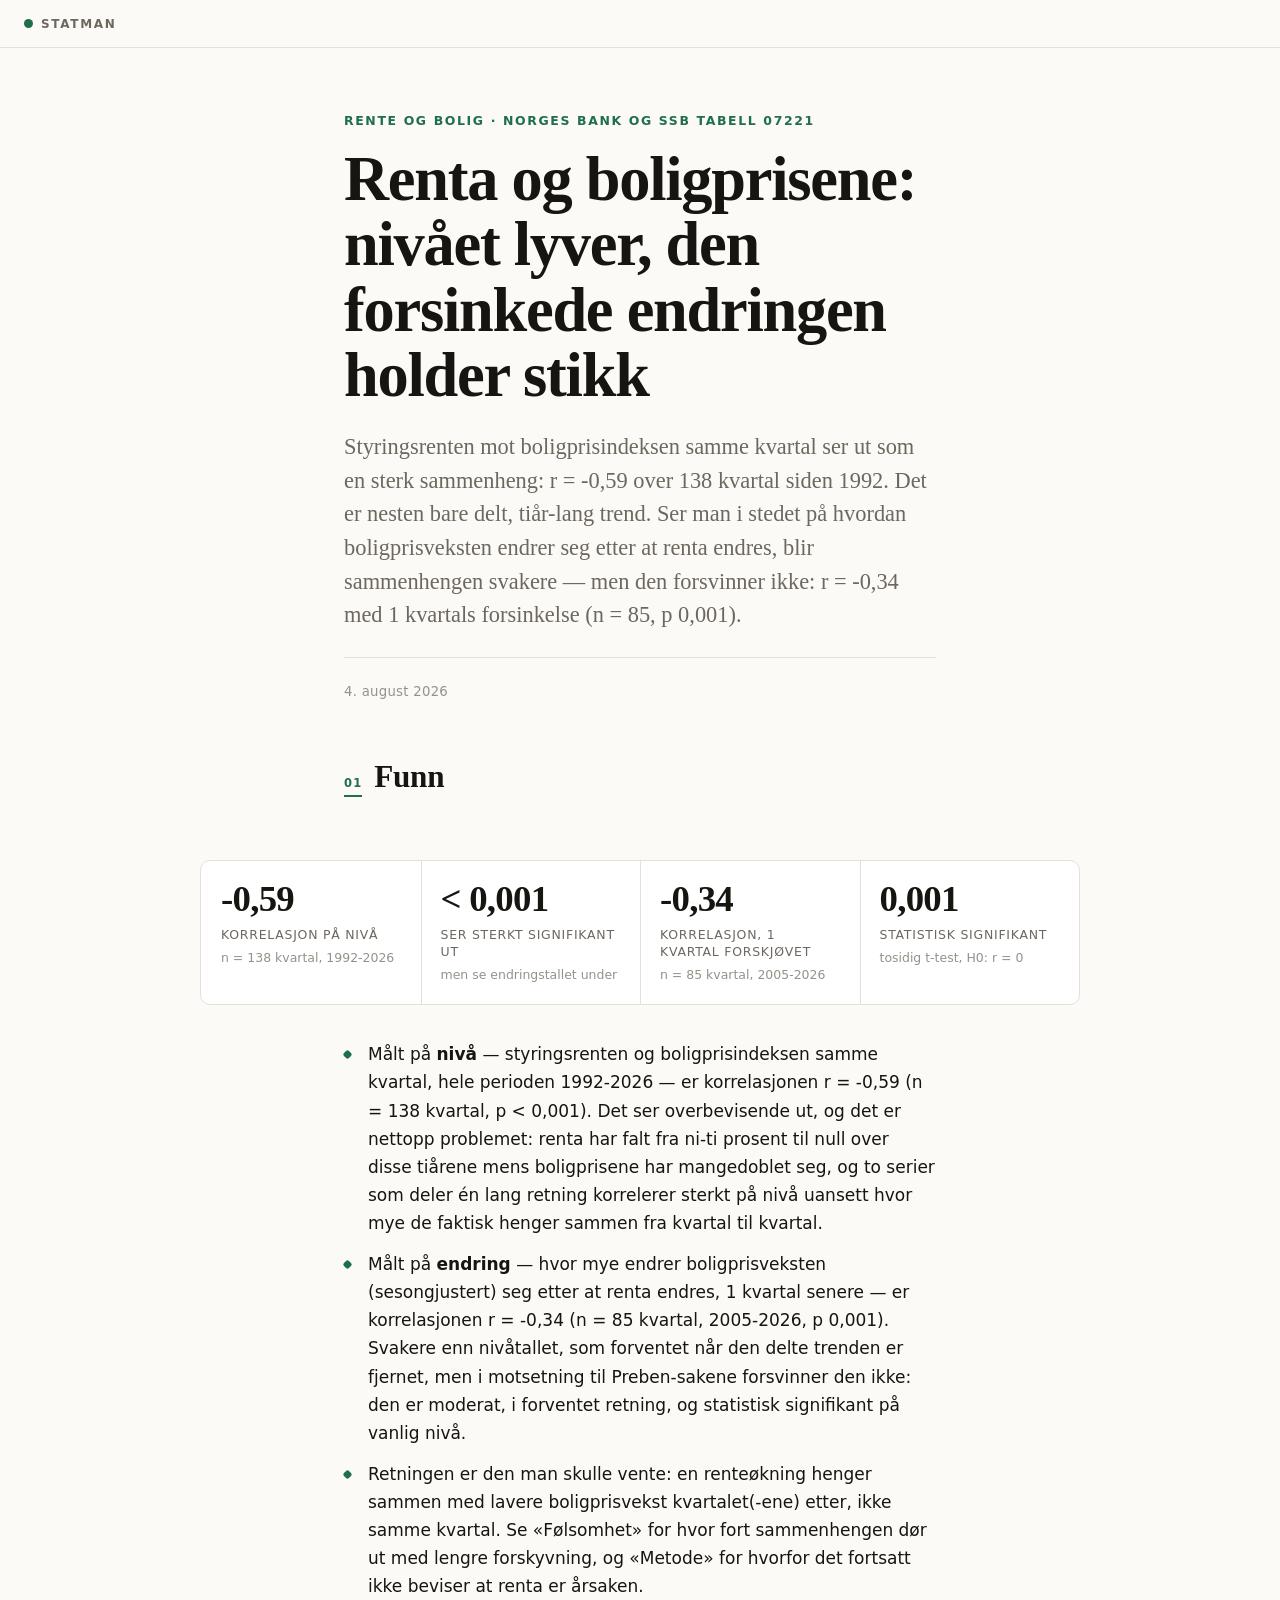
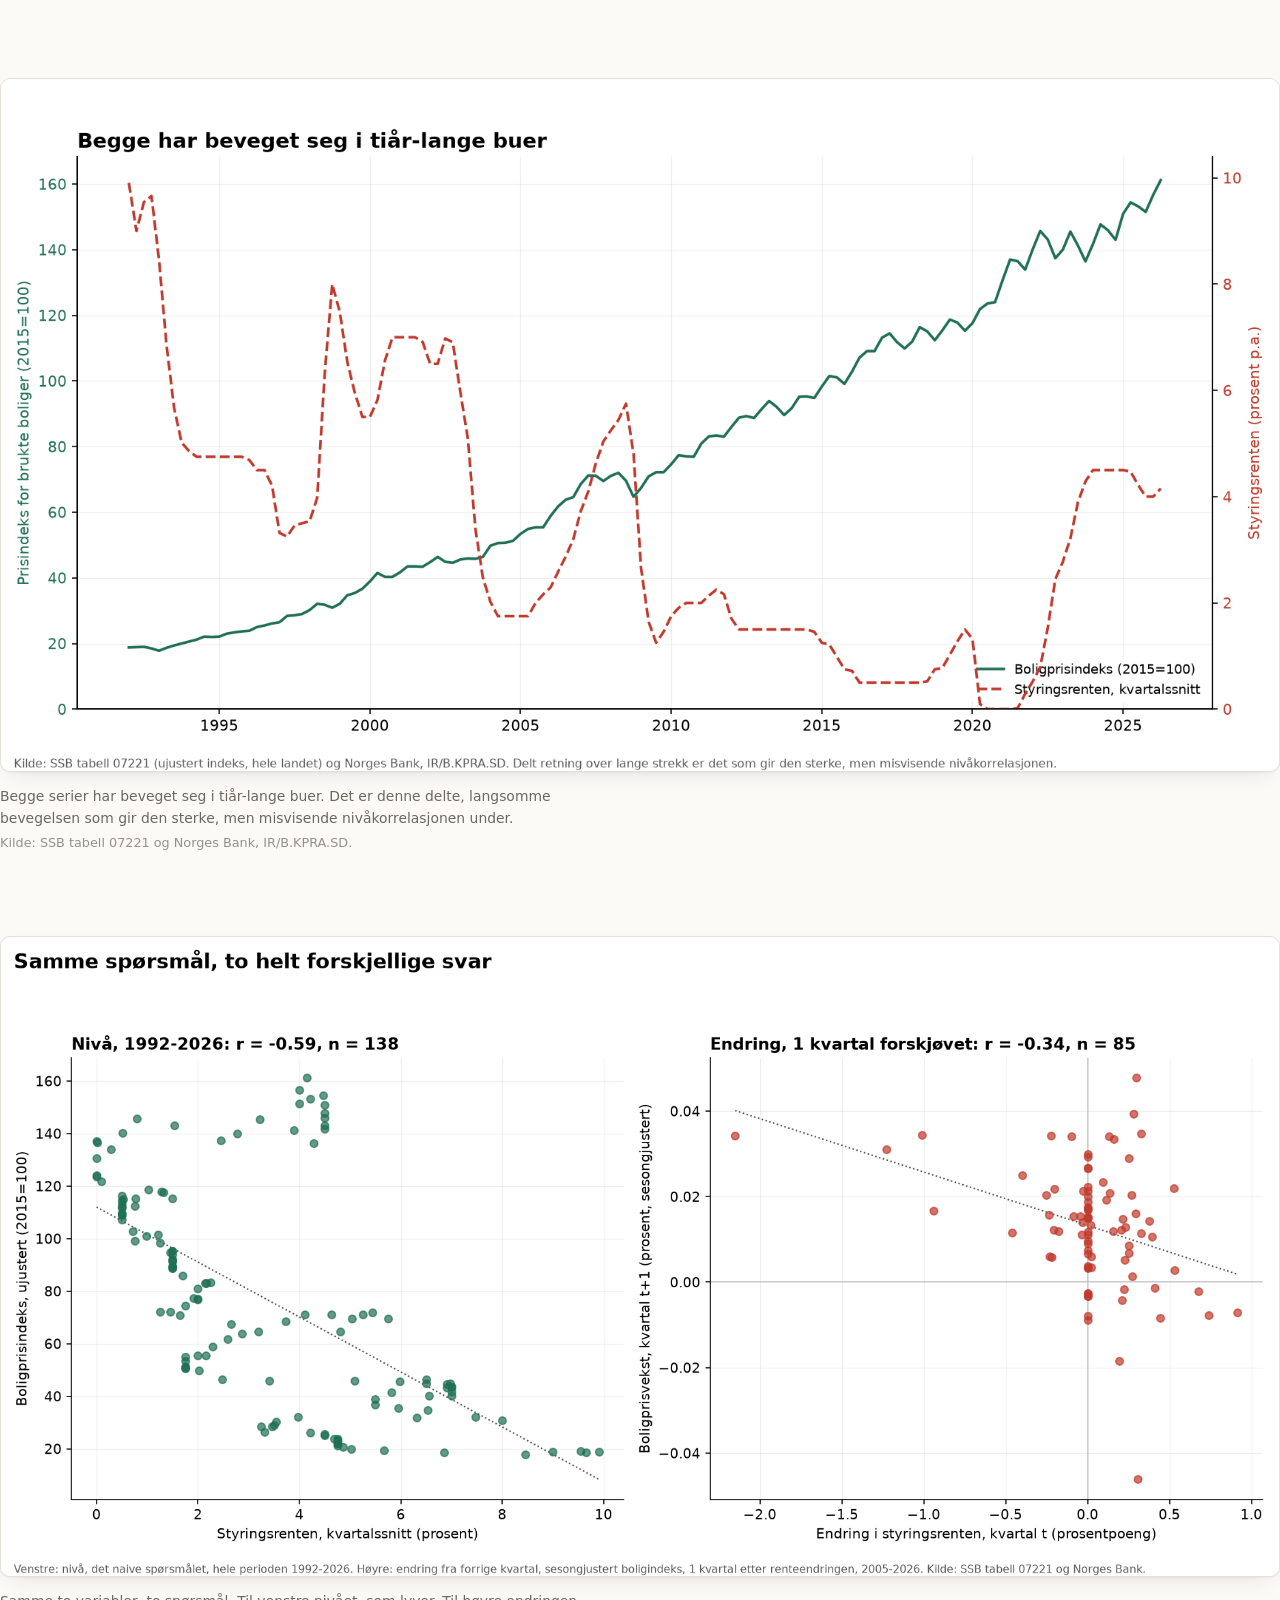
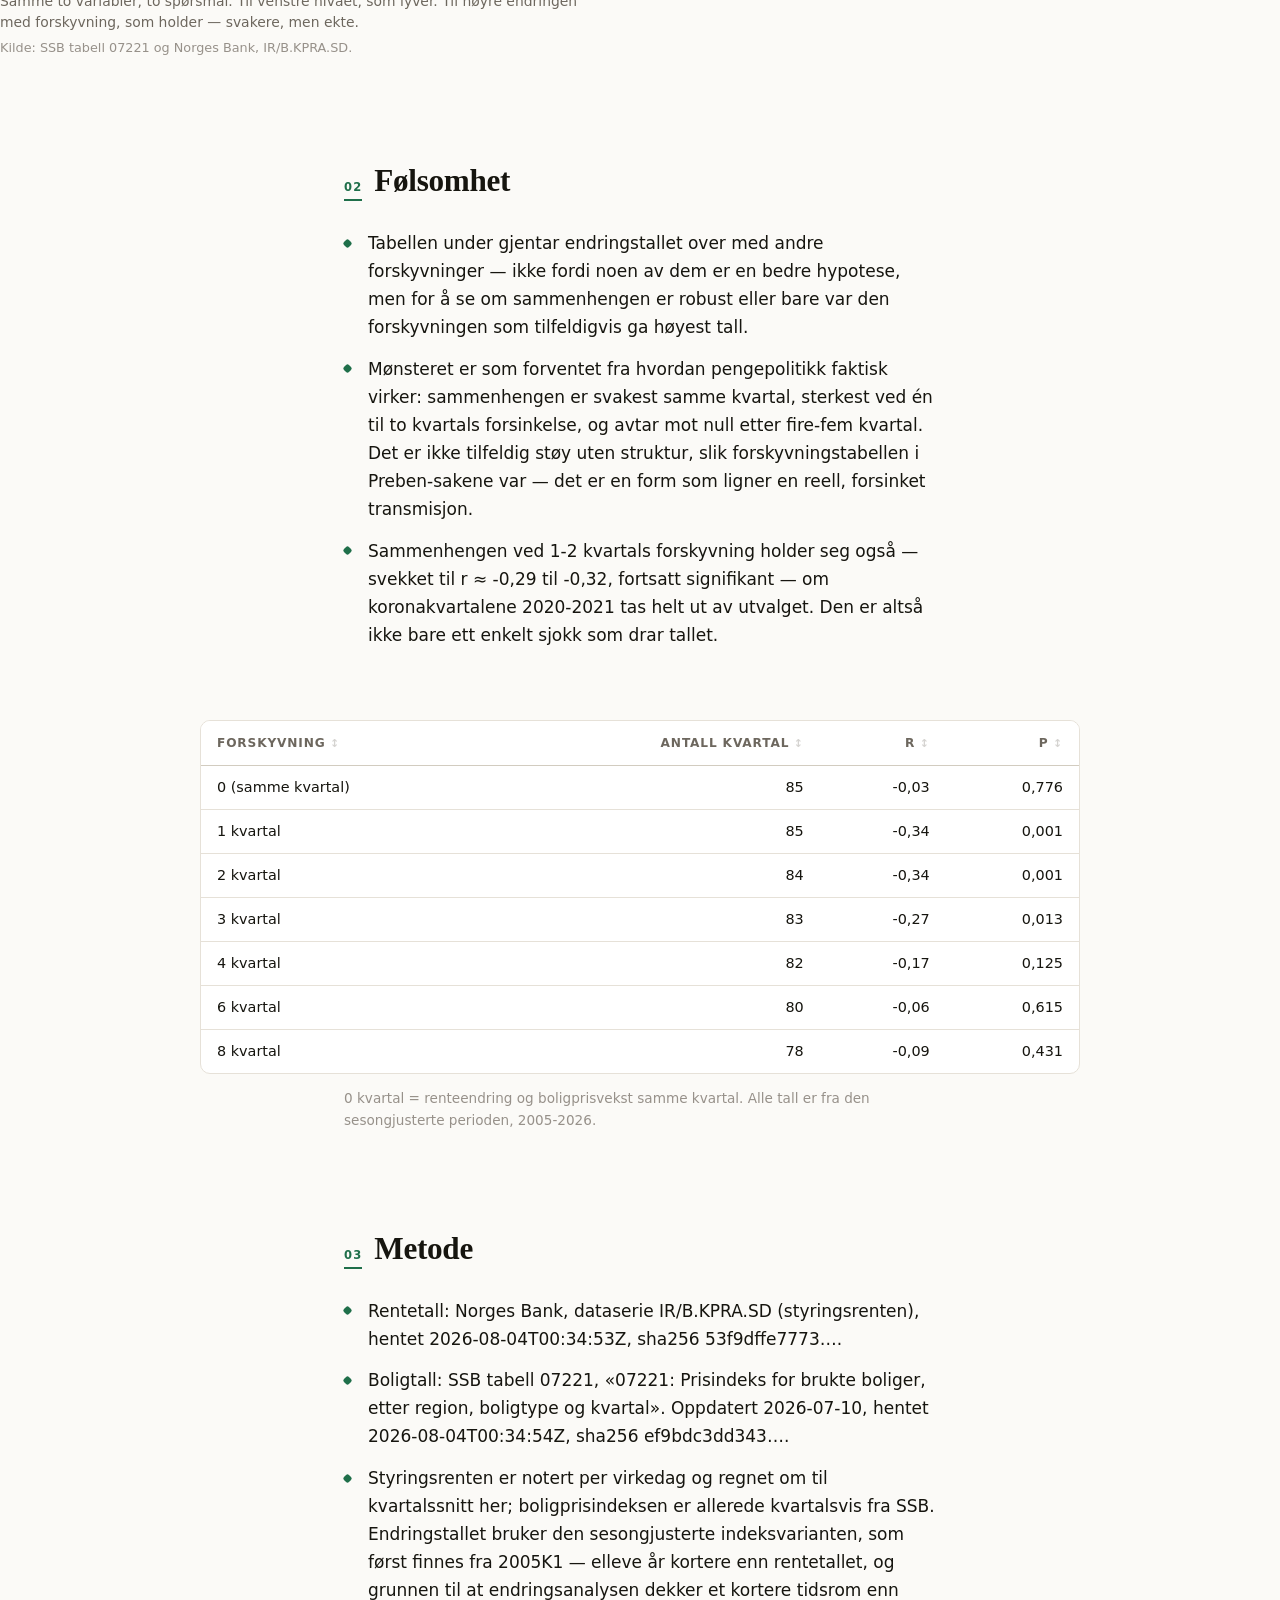
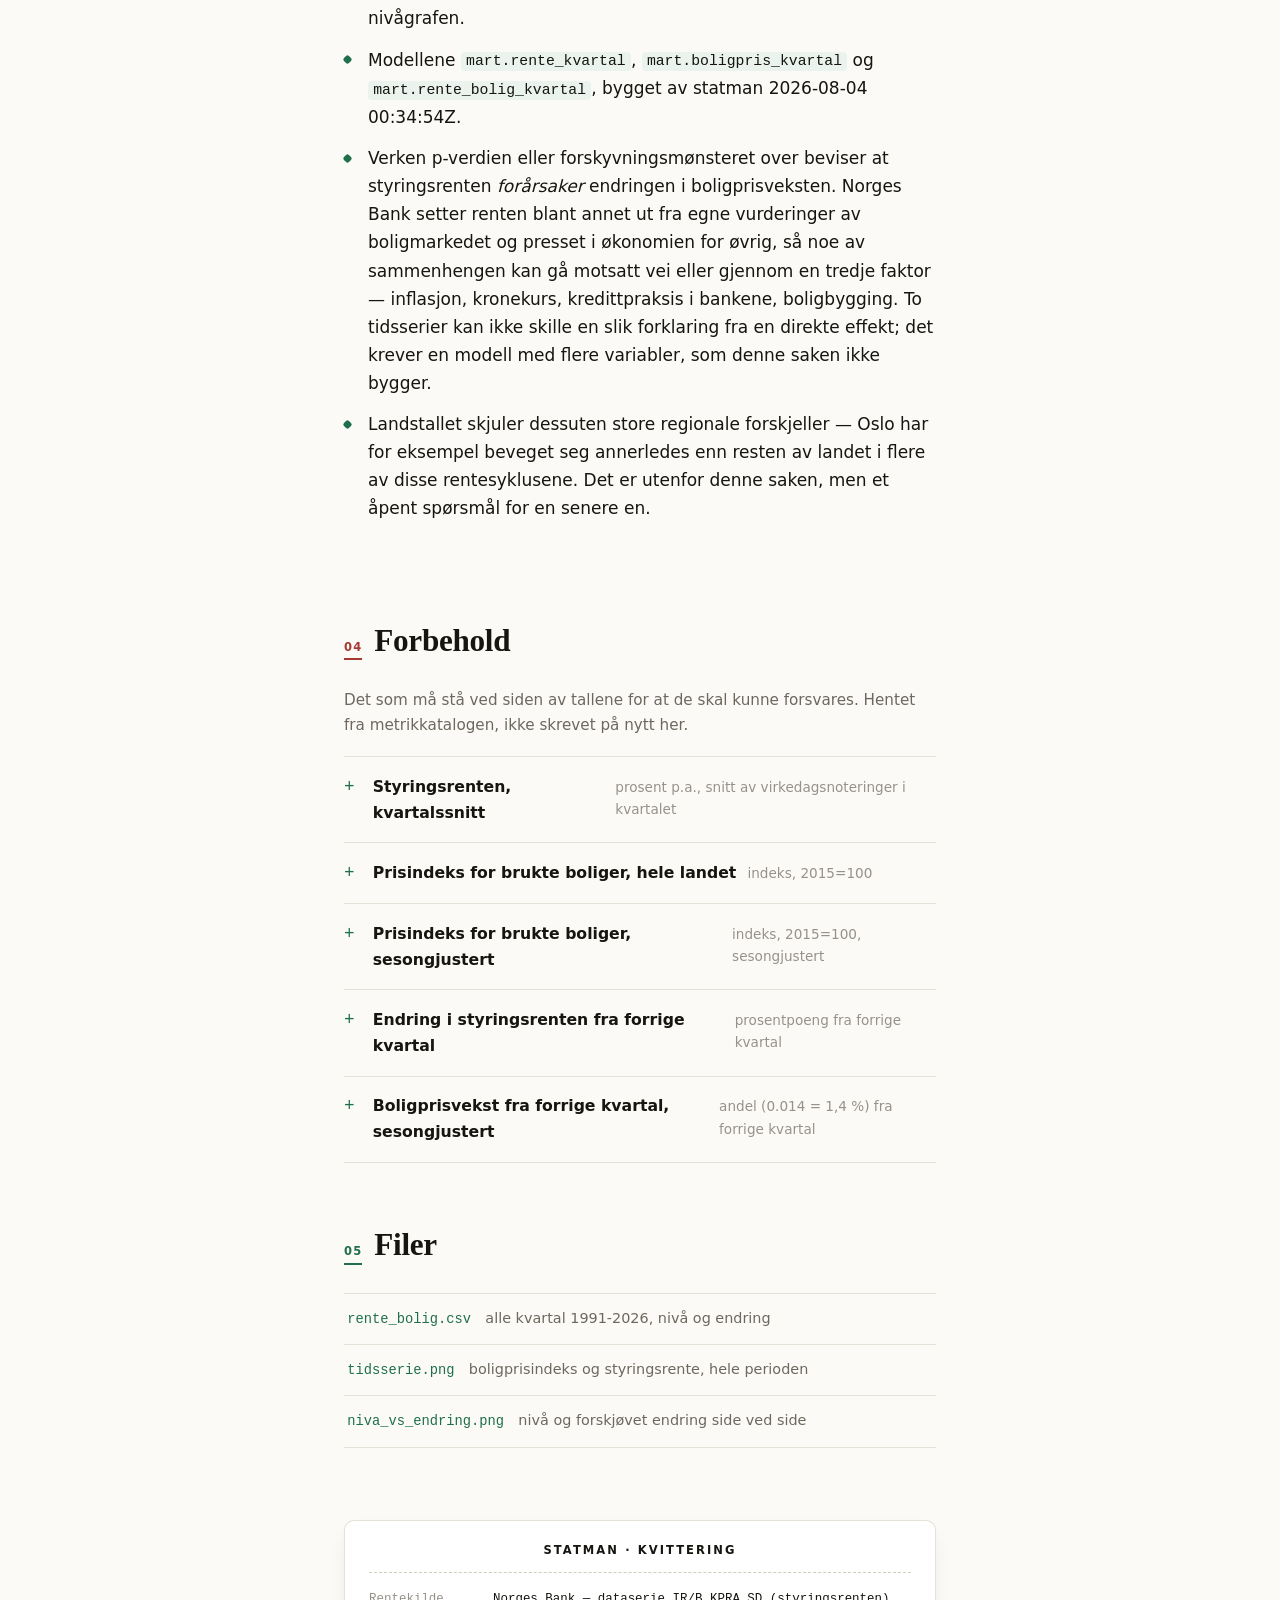
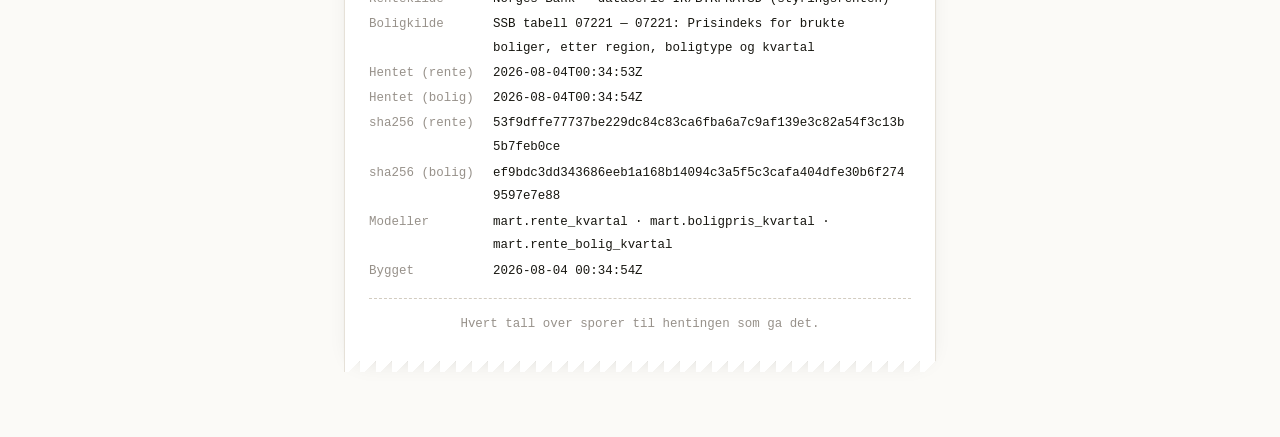
<file: docs/rente_bolig/index.html>
<!doctype html>
<html lang="nb">
<head>
<meta charset="utf-8">
<meta name="viewport" content="width=device-width, initial-scale=1">
<title>Renta og boligprisene: nivået lyver, den forsinkede endringen holder stikk</title>
<meta name="description" content="Styringsrenten mot boligprisindeksen samme kvartal ser ut som en sterk sammenheng: r = -0,59 over 138 kvartal siden 1992. Det er nesten bare delt, tiår-lang trend. Ser man i stedet på hvordan boligprisveksten endrer seg etter at renta endres, blir sammenhengen svakere — men den forsvinner ikke: r = -0,34 med 1 kvartals forsinkelse (n = 85, p 0,001).">
<meta name="generator" content="statman">
<meta name="color-scheme" content="light dark">
<link rel="icon" href="data:image/svg+xml,%3Csvg%20xmlns='http://www.w3.org/2000/svg'%20viewBox='0%200%2032%2032'%3E%3Crect%20width='32'%20height='32'%20rx='7'%20fill='%231f6f4a'/%3E%3Crect%20x='8'%20y='17'%20width='4'%20height='8'%20fill='%23fbfaf7'/%3E%3Crect%20x='14'%20y='11'%20width='4'%20height='14'%20fill='%23fbfaf7'/%3E%3Crect%20x='20'%20y='7'%20width='4'%20height='18'%20fill='%23fbfaf7'/%3E%3C/svg%3E">
<style>
/* Statman — publiseringslaget.
   Redaksjonelt og stramt. Ett tekstspenn, én aksentfarge, mye luft.
   Lekenheten ligger i det som ikke er nødvendig for å lese: kvitteringen,
   nøkkeltallene som teller opp, figurene som glir inn. Aldri i noe som
   flytter på et tall eller skjuler et forbehold. */

:root {
  color-scheme: light dark;

  --papir: #fbfaf7;
  --flate: #ffffff;
  --blekk: #16150f;
  --dempet: #6d675e;
  --svak: #97918a;
  --strek: #e6e1d8;
  --strek-mork: #d2ccc0;
  --aksent: #1f6f4a;
  --aksent-flate: #eaf3ee;
  --fall: #a33b32;
  --skygge: 0 1px 2px rgb(22 21 15 / 0.04), 0 8px 24px -12px rgb(22 21 15 / 0.16);

  --serif: ui-serif, "Iowan Old Style", "Palatino Linotype", Palatino, Georgia, serif;
  --sans: ui-sans-serif, system-ui, -apple-system, "Segoe UI", Roboto, Helvetica, sans-serif;
  --mono: ui-monospace, "SF Mono", SFMono-Regular, "JetBrains Mono", Menlo, Consolas, monospace;

  --spenn: 37rem;
  /* Hvor bredt en «full» figur får bli. Tekstspennet er 37rem fordi en
     linje ikke skal bli lang å lese; en figur har ikke det problemet, og
     et flisediagram med 400 flater har det motsatte. */
  --full-bredde: 90rem;
  --kant: 1.5rem;
  --runding: 10px;
}

@media (prefers-color-scheme: dark) {
  :root {
    --papir: #100f0d;
    --flate: #191814;
    --blekk: #eae6dd;
    --dempet: #9d968a;
    --svak: #7a7368;
    --strek: #2b2924;
    --strek-mork: #3a3730;
    --aksent: #6cc294;
    --aksent-flate: #16241d;
    --fall: #e08a80;
    --skygge: 0 1px 2px rgb(0 0 0 / 0.4), 0 8px 24px -12px rgb(0 0 0 / 0.7);
  }
}

*, *::before, *::after { box-sizing: border-box; }

html { -webkit-text-size-adjust: 100%; scroll-behavior: smooth; }
@media (prefers-reduced-motion: reduce) { html { scroll-behavior: auto; } }

body {
  margin: 0;
  background: var(--papir);
  color: var(--blekk);
  font-family: var(--sans);
  font-size: 1.0625rem;
  line-height: 1.65;
  font-synthesis-weight: none;
  -webkit-font-smoothing: antialiased;
  text-rendering: optimizeLegibility;
}

::selection { background: var(--aksent); color: var(--papir); }

a { color: inherit; text-decoration-color: var(--strek-mork); text-underline-offset: 3px; }
a:hover { text-decoration-color: var(--aksent); }

/* -------------------------------------------------------------- rammeverk */
.fremdrift {
  position: fixed; inset: 0 auto auto 0;
  height: 2px; width: 0;
  background: var(--aksent);
  z-index: 9;
  transition: width 80ms linear;
}
@media print { .fremdrift { display: none; } }

.ark {
  display: grid;
  grid-template-columns:
    [full-start] minmax(var(--kant), 1fr)
    [wide-start] minmax(0, 9rem)
    [text-start] min(var(--spenn), 100% - var(--kant) * 2) [text-end]
    minmax(0, 9rem) [wide-end]
    minmax(var(--kant), 1fr) [full-end];
  padding-bottom: 5rem;
  counter-reset: seksjon;
}
.ark > * { grid-column: text; }

/* Seksjonene arver kolonnene fra arket, så en figur eller en tabell inne i
   en seksjon kan bryte ut av tekstspennet. Uten subgrid ville hver seksjon
   vært en boks som klemte alt inn i teksten igjen. Faller pent tilbake:
   uten støtte blir alt stående i tekstspennet. */
@supports (grid-template-columns: subgrid) {
  .ark > section {
    grid-column: full;
    display: grid;
    grid-template-columns: subgrid;
  }
  .ark > section > * { grid-column: text; }
  .ark > section > .noekkeltall,
  .ark > section > .tabell-hylse,
  .ark > section > .figur.bred { grid-column: wide; }
  .ark > section > .figur.full { grid-column: full; }
}

/* ------------------------------------------------------------------- topp */
.merke {
  grid-column: full;
  display: flex; align-items: center; gap: 0.5rem;
  padding: 1.1rem var(--kant);
  font: 600 0.75rem/1 var(--sans);
  letter-spacing: 0.14em; text-transform: uppercase;
  color: var(--dempet);
  border-bottom: 1px solid var(--strek);
  margin-bottom: 4rem;
}
.merke a { text-decoration: none; }
.merke a:hover { color: var(--aksent); }
.merke .frø {
  width: 9px; height: 9px; border-radius: 50%;
  background: var(--aksent);
  box-shadow: 0 0 0 0 color-mix(in oklab, var(--aksent) 55%, transparent);
  animation: puls 3.2s ease-out infinite;
}
@keyframes puls {
  0%   { box-shadow: 0 0 0 0 color-mix(in oklab, var(--aksent) 55%, transparent); }
  70%  { box-shadow: 0 0 0 9px color-mix(in oklab, var(--aksent) 0%, transparent); }
  100% { box-shadow: 0 0 0 0 color-mix(in oklab, var(--aksent) 0%, transparent); }
}

.stikk {
  margin: 0 0 1rem;
  font: 600 0.78rem/1.4 var(--sans);
  letter-spacing: 0.13em; text-transform: uppercase;
  color: var(--aksent);
}

h1 {
  margin: 0;
  font-family: var(--serif);
  font-size: clamp(2.3rem, 1.3rem + 3.6vw, 3.9rem);
  font-weight: 600;
  line-height: 1.05;
  letter-spacing: -0.02em;
  text-wrap: balance;
}

.ingress {
  margin: 1.4rem 0 0;
  font-family: var(--serif);
  font-size: clamp(1.15rem, 1rem + 0.6vw, 1.4rem);
  line-height: 1.5;
  color: var(--dempet);
  text-wrap: pretty;
}

.datolinje {
  margin: 1.6rem 0 0;
  padding-top: 1.4rem;
  border-top: 1px solid var(--strek);
  font-size: 0.83rem;
  color: var(--svak);
  letter-spacing: 0.02em;
}

/* --------------------------------------------------------------- seksjoner */
section { margin-top: 3.5rem; }
section:first-of-type { margin-top: 3rem; }

h2 {
  counter-increment: seksjon;
  display: flex; align-items: baseline; gap: 0.75rem;
  margin: 0 0 1.4rem;
  font-family: var(--serif);
  font-size: clamp(1.5rem, 1.2rem + 1vw, 1.95rem);
  font-weight: 600;
  letter-spacing: -0.01em;
  scroll-margin-top: 2rem;
}
h2::before {
  content: counter(seksjon, decimal-leading-zero);
  flex: none;
  font: 600 0.72rem/1.9 var(--sans);
  letter-spacing: 0.1em;
  color: var(--aksent);
  border-bottom: 2px solid var(--aksent);
}

p { margin: 0 0 1.1rem; text-wrap: pretty; }
strong { font-weight: 650; }
code {
  font-family: var(--mono);
  font-size: 0.87em;
  background: var(--aksent-flate);
  padding: 0.1em 0.35em;
  border-radius: 4px;
}

/* --------------------------------------------------------------- funnliste */
.funn { margin: 0 0 1.4rem; padding: 0; list-style: none; }
.funn li {
  position: relative;
  padding: 0 0 0 1.5rem;
  margin-bottom: 0.85rem;
}
.funn li::before {
  content: "";
  position: absolute; left: 0; top: 0.62em;
  width: 7px; height: 7px;
  border-radius: 2px;
  background: var(--aksent);
  transform: rotate(45deg);
  transition: transform 220ms ease;
}
.funn li:hover::before { transform: rotate(135deg) scale(1.15); }

/* -------------------------------------------------------------- nøkkeltall */
.noekkeltall {
  display: grid;
  grid-template-columns: repeat(auto-fit, minmax(min(100%, 9.5rem), 1fr));
  margin: 2.2rem 0;
  background: var(--flate);
  border: 1px solid var(--strek);
  border-radius: var(--runding);
  overflow: hidden;
}
/* Skillelinjene ligger på cellene, ikke i mellomrommet mellom dem. Det
   koster negative marginer, men et rutenett som ikke går opp får da tomrom
   i kortfargen i stedet for en grå flekk. */
.noekkeltall div {
  padding: 1.15rem 1.25rem;
  margin: 0 -1px -1px 0;
  border-right: 1px solid var(--strek);
  border-bottom: 1px solid var(--strek);
}
.noekkeltall .tall {
  display: block;
  font-family: var(--serif);
  font-size: clamp(1.7rem, 1.4rem + 1.2vw, 2.3rem);
  font-weight: 600;
  line-height: 1.1;
  letter-spacing: -0.02em;
  font-variant-numeric: tabular-nums;
}
.noekkeltall .etikett {
  display: block;
  margin-top: 0.45rem;
  font-size: 0.78rem;
  line-height: 1.35;
  letter-spacing: 0.06em;
  text-transform: uppercase;
  color: var(--dempet);
}
.noekkeltall .merknad {
  display: block;
  margin-top: 0.3rem;
  font-size: 0.78rem;
  color: var(--svak);
}

/* ------------------------------------------------------------------ figurer */
.figur { margin: 2.6rem 0; }
/* `width: 100%` er ikke overflødig. Uten den gjør `margin-inline: auto` at
   figuren blir en shrink-to-fit-boks: automargene suger opp ledig plass, og
   bredden bestemmes av det bredeste barnet med egen intrinsisk bredde. For
   en PNG er det bildet, som er bredt nok til at ingen merker det. For en
   figur sida tegner selv er det *bildeteksten*, som er begrenset til
   tekstspennet — så flisediagrammet rendret på 592 piksler der det skulle
   hatt 1440, og all skrift i det ble halvert. */
.figur.full {
  width: 100%;
  max-width: var(--full-bredde);
  margin-inline: auto;
}
.figur a { display: block; text-decoration: none; }
.figur img {
  display: block; width: 100%; height: auto;
  border: 1px solid var(--strek);
  border-radius: var(--runding);
  background: #fff;
  box-shadow: var(--skygge);
  transition: transform 260ms cubic-bezier(.2,.7,.3,1), box-shadow 260ms ease;
}
.figur a:hover img { transform: translateY(-3px); box-shadow: 0 1px 2px rgb(22 21 15 / .05), 0 20px 44px -20px rgb(22 21 15 / .3); }
.figur figcaption {
  margin-top: 0.85rem;
  font-size: 0.87rem;
  line-height: 1.55;
  color: var(--dempet);
  max-width: var(--spenn);
}
.figur .kilde { display: block; margin-top: 0.25rem; color: var(--svak); font-size: 0.8rem; }

/* Glir inn ved scroll. Slås av av .rolig, som JS setter når brukeren har
   bedt om mindre bevegelse. */
body:not(.rolig) .avslor {
  opacity: 0;
  transform: translateY(14px);
}
body:not(.rolig) .avslor.synlig {
  opacity: 1;
  transform: none;
  transition: opacity 620ms ease, transform 620ms cubic-bezier(.2,.7,.3,1);
}

/* ------------------------------------------------------------------ tabeller */
.tabell-hylse {
  margin: 2.2rem 0;
  overflow-x: auto;
  border: 1px solid var(--strek);
  border-radius: var(--runding);
  background: var(--flate);
}
table { width: 100%; border-collapse: collapse; font-size: 0.9rem; }
thead th {
  position: sticky; top: 0;
  background: var(--flate);
  border-bottom: 1px solid var(--strek-mork);
  padding: 0.75rem 1rem;
  text-align: left;
  font-weight: 600;
  font-size: 0.76rem;
  letter-spacing: 0.07em;
  text-transform: uppercase;
  color: var(--dempet);
  white-space: nowrap;
}
th.h {
  cursor: pointer;
  user-select: none;
  transition: color 160ms ease;
}
th.h:hover { color: var(--aksent); }
th.h::after {
  content: "↕";
  margin-left: 0.4em;
  opacity: 0.28;
  font-size: 0.9em;
}
th.h[data-vei="opp"]::after   { content: "↑"; opacity: 1; color: var(--aksent); }
th.h[data-vei="ned"]::after   { content: "↓"; opacity: 1; color: var(--aksent); }
tbody td {
  padding: 0.6rem 1rem;
  border-top: 1px solid var(--strek);
  font-variant-numeric: tabular-nums;
}
tbody tr { transition: background 140ms ease; }
tbody tr:hover { background: var(--aksent-flate); }
td.right, th.right { text-align: right; }
.tabell-tekst { margin: -1.4rem 0 2.2rem; font-size: 0.85rem; color: var(--svak); }

/* ----------------------------------------------------------------- forbehold */
.forbehold h2::before { color: var(--fall); border-color: var(--fall); }
.forbehold p.hvorfor { color: var(--dempet); font-size: 0.95rem; }
details {
  border-top: 1px solid var(--strek);
  padding: 0.15rem 0;
}
details:last-of-type { border-bottom: 1px solid var(--strek); }
summary {
  display: flex; align-items: baseline; gap: 0.7rem;
  padding: 0.9rem 0;
  cursor: pointer;
  list-style: none;
  font-weight: 600;
  font-size: 0.98rem;
}
summary::-webkit-details-marker { display: none; }
summary::before {
  content: "+";
  flex: none;
  width: 1.1rem;
  font: 400 1.1rem/1 var(--mono);
  color: var(--aksent);
  transition: transform 220ms cubic-bezier(.2,.7,.3,1);
}
details[open] summary::before { transform: rotate(45deg); }
summary .enhet { font-weight: 400; color: var(--svak); font-size: 0.85rem; }
summary:hover { color: var(--aksent); }
details ul { margin: 0 0 1.1rem; padding-left: 1.85rem; }
details li { margin-bottom: 0.5rem; font-size: 0.94rem; color: var(--dempet); }
details li.brudd::marker { color: var(--fall); }
details .kilde-linje {
  margin: 0 0 0.8rem 1.85rem;
  font-size: 0.82rem;
  color: var(--svak);
}

/* --------------------------------------------------------------------- filer */
.filer { margin: 0; padding: 0; list-style: none; }
.filer li { border-top: 1px solid var(--strek); }
.filer li:last-child { border-bottom: 1px solid var(--strek); }
.filer a {
  display: flex; flex-wrap: wrap; align-items: baseline; gap: 0.2rem 0.9rem;
  padding: 0.8rem 0.2rem;
  text-decoration: none;
  transition: padding-left 200ms cubic-bezier(.2,.7,.3,1), background 160ms ease;
}
.filer a:hover { padding-left: 0.7rem; background: var(--aksent-flate); }
.filer .navn { font-family: var(--mono); font-size: 0.86rem; color: var(--aksent); }
.filer .om { color: var(--dempet); font-size: 0.9rem; }

/* --------------------------------------------------------------- kvitteringen */
/* Proveniensen satt som en kassalapp. Den er der fordi det er det systemet
   gjør best: et publisert tall skal kunne spores tilbake til hentingen som
   ga det, også av noen som bare har denne sida. */
.kvittering {
  --pad: 1.5rem;
  position: relative;
  margin: 4.5rem 0 0;
  padding: var(--pad);
  background: var(--flate);
  border: 1px solid var(--strek);
  border-bottom: 0;
  border-radius: var(--runding) var(--runding) 0 0;
  box-shadow: var(--skygge);
  font-family: var(--mono);
  font-size: 0.78rem;
  line-height: 1.9;
  color: var(--dempet);
}
.kvittering::after {
  content: "";
  position: absolute; left: -1px; right: -1px; bottom: -11px;
  height: 12px;
  background: var(--flate);
  border-inline: 1px solid var(--strek);
  -webkit-mask: linear-gradient(-45deg, #0000 8px, #000 0) 0 0 / 16px 100% repeat-x;
          mask: linear-gradient(-45deg, #0000 8px, #000 0) 0 0 / 16px 100% repeat-x;
}
.kvittering h2 {
  display: block;
  margin: 0 0 1rem;
  font: 600 0.72rem/1 var(--sans);
  letter-spacing: 0.18em;
  text-transform: uppercase;
  color: var(--blekk);
  text-align: center;
}
.kvittering h2::before { content: none; }
.kvittering hr {
  border: 0;
  border-top: 1px dashed var(--strek-mork);
  margin: 0.9rem 0;
}
.kvittering dl {
  display: grid;
  grid-template-columns: minmax(6rem, auto) 1fr;
  gap: 0.1rem 1.2rem;
  margin: 0;
}
@media (max-width: 32rem) {
  .kvittering dl { grid-template-columns: 1fr; }
  .kvittering dt { margin-top: 0.6rem; }
}
.kvittering dt { color: var(--svak); white-space: nowrap; }
.kvittering dd { margin: 0; overflow-wrap: anywhere; color: var(--blekk); }
.kvittering .bunn { margin: 0.9rem 0 0; text-align: center; color: var(--svak); }

/* ------------------------------------------------------------------- arkivet */
.arkiv { list-style: none; margin: 2rem 0 0; padding: 0; }
.arkiv li { border-top: 1px solid var(--strek); }
.arkiv li:last-child { border-bottom: 1px solid var(--strek); }
.arkiv a {
  display: block;
  padding: 1.9rem 0.2rem;
  text-decoration: none;
  transition: padding-left 260ms cubic-bezier(.2,.7,.3,1), background 180ms ease;
}
.arkiv a:hover { padding-left: 0.9rem; background: var(--aksent-flate); }
.arkiv .stikk { margin-bottom: 0.5rem; font-size: 0.7rem; }
.arkiv h2 {
  display: block;
  margin: 0 0 0.5rem;
  font-size: clamp(1.35rem, 1.15rem + 0.8vw, 1.7rem);
}
.arkiv h2::before { content: none; }
.arkiv p { margin: 0; color: var(--dempet); font-size: 0.96rem; }
.arkiv time { display: block; margin-top: 0.7rem; font-size: 0.78rem; color: var(--svak); font-variant-numeric: tabular-nums; }
.tomt { color: var(--svak); font-style: italic; }

/* --------------------------------------------------------------------- print */
@media print {
  body { background: #fff; font-size: 10.5pt; }
  .merke, .fremdrift { display: none; }
  .figur img { box-shadow: none; }
  details { break-inside: avoid; }
  details:not([open]) > *:not(summary) { display: block !important; }
  .kvittering { box-shadow: none; break-inside: avoid; }
  a { text-decoration: none; }
}
</style>
</head>
<body>
<div class="fremdrift" id="fremdrift"></div>
<article class="ark"><div class="merke"><span class="frø"></span><a href="../index.html">Statman</a></div><header><p class="stikk">Rente og bolig · Norges Bank og SSB tabell 07221</p><h1>Renta og boligprisene: nivået lyver, den forsinkede endringen holder stikk</h1><p class="ingress">Styringsrenten mot boligprisindeksen samme kvartal ser ut som en sterk sammenheng: r = -0,59 over 138 kvartal siden 1992. Det er nesten bare delt, tiår-lang trend. Ser man i stedet på hvordan boligprisveksten endrer seg etter at renta endres, blir sammenhengen svakere — men den forsvinner ikke: r = -0,34 med 1 kvartals forsinkelse (n = 85, p 0,001).</p><p class="datolinje"><time datetime="2026-08-04">4. august 2026</time></p></header><section id="funn"><h2>Funn</h2><div class="noekkeltall avslor"><div><span class="tall">-0,59</span><span class="etikett">Korrelasjon på nivå</span><span class="merknad">n = 138 kvartal, 1992-2026</span></div><div><span class="tall">&lt; 0,001</span><span class="etikett">Ser sterkt signifikant ut</span><span class="merknad">men se endringstallet under</span></div><div><span class="tall">-0,34</span><span class="etikett">Korrelasjon, 1 kvartal forskjøvet</span><span class="merknad">n = 85 kvartal, 2005-2026</span></div><div><span class="tall">0,001</span><span class="etikett">Statistisk signifikant</span><span class="merknad">tosidig t-test, H0: r = 0</span></div></div><ul class="funn"><li>Målt på <strong>nivå</strong> — styringsrenten og boligprisindeksen samme kvartal, hele perioden 1992-2026 — er korrelasjonen r = -0,59 (n = 138 kvartal, p &lt; 0,001). Det ser overbevisende ut, og det er nettopp problemet: renta har falt fra ni-ti prosent til null over disse tiårene mens boligprisene har mangedoblet seg, og to serier som deler én lang retning korrelerer sterkt på nivå uansett hvor mye de faktisk henger sammen fra kvartal til kvartal.</li><li>Målt på <strong>endring</strong> — hvor mye endrer boligprisveksten (sesongjustert) seg etter at renta endres, 1 kvartal senere — er korrelasjonen r = -0,34 (n = 85 kvartal, 2005-2026, p 0,001). Svakere enn nivåtallet, som forventet når den delte trenden er fjernet, men i motsetning til Preben-sakene forsvinner den ikke: den er moderat, i forventet retning, og statistisk signifikant på vanlig nivå.</li><li>Retningen er den man skulle vente: en renteøkning henger sammen med lavere boligprisvekst kvartalet(-ene) etter, ikke samme kvartal. Se «Følsomhet» for hvor fort sammenhengen dør ut med lengre forskyvning, og «Metode» for hvorfor det fortsatt ikke beviser at renta er årsaken.</li></ul><figure class="figur full avslor"><a href="tidsserie.png"><img src="tidsserie.png" alt="Linjediagram med to akser: boligprisindeksen (ujustert) til venstre, styringsrenten til høyre, kvartalsvis 1992-2026." loading="lazy" decoding="async"></a><figcaption>Begge serier har beveget seg i tiår-lange buer. Det er denne delte, langsomme bevegelsen som gir den sterke, men misvisende nivåkorrelasjonen under.<span class="kilde">Kilde: SSB tabell 07221 og Norges Bank, IR/B.KPRA.SD.</span></figcaption></figure><figure class="figur full avslor"><a href="niva_vs_endring.png"><img src="niva_vs_endring.png" alt="To punktdiagrammer side ved side: nivå til venstre over hele perioden, endring med forskyvning til høyre." loading="lazy" decoding="async"></a><figcaption>Samme to variabler, to spørsmål. Til venstre nivået, som lyver. Til høyre endringen med forskyvning, som holder — svakere, men ekte.<span class="kilde">Kilde: SSB tabell 07221 og Norges Bank, IR/B.KPRA.SD.</span></figcaption></figure></section><section id="foelsomhet"><h2>Følsomhet</h2><ul class="funn"><li>Tabellen under gjentar endringstallet over med andre forskyvninger — ikke fordi noen av dem er en bedre hypotese, men for å se om sammenhengen er robust eller bare var den forskyvningen som tilfeldigvis ga høyest tall.</li><li>Mønsteret er som forventet fra hvordan pengepolitikk faktisk virker: sammenhengen er svakest samme kvartal, sterkest ved én til to kvartals forsinkelse, og avtar mot null etter fire-fem kvartal. Det er ikke tilfeldig støy uten struktur, slik forskyvningstabellen i Preben-sakene var — det er en form som ligner en reell, forsinket transmisjon.</li><li>Sammenhengen ved 1-2 kvartals forskyvning holder seg også — svekket til r ≈ -0,29 til -0,32, fortsatt signifikant — om koronakvartalene 2020-2021 tas helt ut av utvalget. Den er altså ikke bare ett enkelt sjokk som drar tallet.</li></ul><div class="tabell-hylse avslor"><table data-sorterbar><thead><tr><th scope="col" class="left">Forskyvning</th><th scope="col" class="right">Antall kvartal</th><th scope="col" class="right">r</th><th scope="col" class="right">p</th></tr></thead><tbody><tr><td class="left">0 (samme kvartal)</td><td class="right">85</td><td class="right">-0,03</td><td class="right">0,776</td></tr><tr><td class="left">1 kvartal</td><td class="right">85</td><td class="right">-0,34</td><td class="right">0,001</td></tr><tr><td class="left">2 kvartal</td><td class="right">84</td><td class="right">-0,34</td><td class="right">0,001</td></tr><tr><td class="left">3 kvartal</td><td class="right">83</td><td class="right">-0,27</td><td class="right">0,013</td></tr><tr><td class="left">4 kvartal</td><td class="right">82</td><td class="right">-0,17</td><td class="right">0,125</td></tr><tr><td class="left">6 kvartal</td><td class="right">80</td><td class="right">-0,06</td><td class="right">0,615</td></tr><tr><td class="left">8 kvartal</td><td class="right">78</td><td class="right">-0,09</td><td class="right">0,431</td></tr></tbody></table></div><p class="tabell-tekst">0 kvartal = renteendring og boligprisvekst samme kvartal. Alle tall er fra den sesongjusterte perioden, 2005-2026.</p></section><section id="metode"><h2>Metode</h2><ul class="funn"><li>Rentetall: Norges Bank, dataserie IR/B.KPRA.SD (styringsrenten), hentet 2026-08-04T00:34:53Z, sha256 53f9dffe7773….</li><li>Boligtall: SSB tabell 07221, «07221: Prisindeks for brukte boliger, etter region, boligtype og kvartal». Oppdatert 2026-07-10, hentet 2026-08-04T00:34:54Z, sha256 ef9bdc3dd343….</li><li>Styringsrenten er notert per virkedag og regnet om til kvartalssnitt her; boligprisindeksen er allerede kvartalsvis fra SSB. Endringstallet bruker den sesongjusterte indeksvarianten, som først finnes fra 2005K1 — elleve år kortere enn rentetallet, og grunnen til at endringsanalysen dekker et kortere tidsrom enn nivågrafen.</li><li>Modellene <code>mart.rente_kvartal</code>, <code>mart.boligpris_kvartal</code> og <code>mart.rente_bolig_kvartal</code>, bygget av statman 2026-08-04 00:34:54Z.</li><li>Verken p-verdien eller forskyvningsmønsteret over beviser at styringsrenten <em>forårsaker</em> endringen i boligprisveksten. Norges Bank setter renten blant annet ut fra egne vurderinger av boligmarkedet og presset i økonomien for øvrig, så noe av sammenhengen kan gå motsatt vei eller gjennom en tredje faktor — inflasjon, kronekurs, kredittpraksis i bankene, boligbygging. To tidsserier kan ikke skille en slik forklaring fra en direkte effekt; det krever en modell med flere variabler, som denne saken ikke bygger.</li><li>Landstallet skjuler dessuten store regionale forskjeller — Oslo har for eksempel beveget seg annerledes enn resten av landet i flere av disse rentesyklusene. Det er utenfor denne saken, men et åpent spørsmål for en senere en.</li></ul></section><section class="forbehold" id="forbehold"><h2>Forbehold</h2><p class="hvorfor">Det som må stå ved siden av tallene for at de skal kunne forsvares. Hentet fra metrikkatalogen, ikke skrevet på nytt her.</p><details><summary>Styringsrenten, kvartalssnitt <span class="enhet">prosent p.a., snitt av virkedagsnoteringer i kvartalet</span></summary><p class="kilde-linje">Kilde: Norges Bank, dataserie IR/B.KPRA.SD (styringsrenten)</p><ul><li>Kvartalssnitt av virkedagsnoteringer ved dagens slutt, ikke et snitt av kalenderdager. Renten er identisk hver dag mellom rentemøtene, så snittet flytter seg bare når Norges Bank faktisk endrer den.</li><li>Styringsrenten er ikke en variabel som beveger seg uavhengig av boligmarkedet den sammenlignes med her. Norges Bank setter renten blant annet ut fra egne vurderinger av presset i boligmarkedet, så en sammenheng kan gå begge veier.</li></ul></details><details><summary>Prisindeks for brukte boliger, hele landet <span class="enhet">indeks, 2015=100</span></summary><p class="kilde-linje">Kilde: SSB tabell 07221, «Prisindeks for brukte boliger, etter boligtype og region»</p><ul><li>Landsgjennomsnitt for alle boligtyper samlet. Skjuler betydelige regionale forskjeller — samme tabell hos SSB har indeksen brutt ned på elleve regioner, som denne saken ikke bruker.</li><li>Ikke sesongjustert. Brukes bare til nivåbildet over hele perioden 1992-2026; endringstallet under bruker den sesongjusterte varianten, som ikke finnes like langt tilbake.</li></ul></details><details><summary>Prisindeks for brukte boliger, sesongjustert <span class="enhet">indeks, 2015=100, sesongjustert</span></summary><p class="kilde-linje">Kilde: SSB tabell 07221, «Prisindeks for brukte boliger, etter boligtype og region»</p><ul><li>Finnes bare fra 2005K1, elleve år kortere enn styringsrenteserien. Endringsanalysen dekker derfor 2005-2026, ikke hele perioden nivåtallet viser.</li><li>SSBs egen sesongjustering, ikke etterprøvd eller regnet om av oss.</li></ul></details><details><summary>Endring i styringsrenten fra forrige kvartal <span class="enhet">prosentpoeng fra forrige kvartal</span></summary><p class="kilde-linje">Kilde: Norges Bank, dataserie IR/B.KPRA.SD (styringsrenten)</p><ul><li>Null med mindre forrige rad faktisk er forrige kvartal, ikke bare forrige rad i tabellen — se navn_preben_endring for samme prinsipp. Det finnes ikke noe hull i denne serien i dag, men sjekken er der.</li></ul></details><details><summary>Boligprisvekst fra forrige kvartal, sesongjustert <span class="enhet">andel (0.014 = 1,4 %) fra forrige kvartal</span></summary><p class="kilde-linje">Kilde: SSB tabell 07221, «Prisindeks for brukte boliger, etter boligtype og region»</p><ul><li>Regnet ut av oss fra den sesongjusterte indeksen, ikke hentet ferdig.</li><li>Sammenlignes i denne saken med endringen i styringsrenten ett eller flere kvartal tidligere, ikke samme kvartal — se «Metode» i sakspakken for hvorfor, og «Følsomhet» for hvor mye valget av forskyvning betyr.</li></ul></details></section><section id="filer"><h2>Filer</h2><ul class="filer"><li><a href="rente_bolig.csv" download><span class="navn">rente_bolig.csv</span><span class="om">alle kvartal 1991-2026, nivå og endring</span></a></li><li><a href="tidsserie.png" download><span class="navn">tidsserie.png</span><span class="om">boligprisindeks og styringsrente, hele perioden</span></a></li><li><a href="niva_vs_endring.png" download><span class="navn">niva_vs_endring.png</span><span class="om">nivå og forskjøvet endring side ved side</span></a></li></ul></section><footer class="kvittering"><h2>Statman · kvittering</h2><hr><dl><dt>Rentekilde</dt><dd>Norges Bank — dataserie IR/B.KPRA.SD (styringsrenten)</dd><dt>Boligkilde</dt><dd>SSB tabell 07221 — 07221: Prisindeks for brukte boliger, etter region, boligtype og kvartal</dd><dt>Hentet (rente)</dt><dd>2026-08-04T00:34:53Z</dd><dt>Hentet (bolig)</dt><dd>2026-08-04T00:34:54Z</dd><dt>sha256 (rente)</dt><dd>53f9dffe77737be229dc84c83ca6fba6a7c9af139e3c82a54f3c13b5b7feb0ce</dd><dt>sha256 (bolig)</dt><dd>ef9bdc3dd343686eeb1a168b14094c3a5f5c3cafa404dfe30b6f2749597e7e88</dd><dt>Modeller</dt><dd>mart.rente_kvartal · mart.boligpris_kvartal · mart.rente_bolig_kvartal</dd><dt>Bygget</dt><dd>2026-08-04 00:34:54Z</dd></dl><hr><p class="bunn">Hvert tall over sporer til hentingen som ga det.</p></footer></article>
<script>
/* Statman — publiseringslaget.
   Fire små ting: lesefremdrift, tall som teller opp, figurer som glir inn,
   tabeller som kan sorteres. Ingenting her endrer et tall, og sida er fullt
   lesbar uten skript i det hele tatt. */
(function () {
  "use strict";

  var rolig = window.matchMedia("(prefers-reduced-motion: reduce)").matches;
  if (rolig) document.body.classList.add("rolig");

  /* ------------------------------------------------------ lesefremdrift */
  var stripe = document.getElementById("fremdrift");
  if (stripe) {
    var ventende = false;
    var tegn = function () {
      ventende = false;
      var h = document.documentElement;
      var strekk = h.scrollHeight - h.clientHeight;
      var del = strekk > 0 ? h.scrollTop / strekk : 0;
      stripe.style.width = Math.min(100, Math.max(0, del * 100)).toFixed(2) + "%";
    };
    addEventListener("scroll", function () {
      if (!ventende) { ventende = true; requestAnimationFrame(tegn); }
    }, { passive: true });
    addEventListener("resize", tegn, { passive: true });
    tegn();
  }

  /* --------------------------------------------------------- norske tall */
  // "+707 095", "14,4 %", "−22,1 %" -> {før, tall, desimaler, etter}
  // Tallet får ikke slutte på mellomrom — ellers spiser det opp det harde
  // mellomrommet foran «%» og «øre», og enheten klistrer seg til tallet.
  var TALL = /^(.*?)(\d(?:[\d\s]*\d)?(?:,\d+)?)(.*)$/s;

  function les(tekst) {
    var m = TALL.exec(tekst);
    if (!m) return null;
    var rå = m[2].replace(/\s/g, "").replace(",", ".");
    var verdi = parseFloat(rå);
    if (!isFinite(verdi)) return null;
    var komma = m[2].indexOf(",");
    return {
      før: m[1],
      verdi: verdi,
      desimaler: komma === -1 ? 0 : m[2].length - komma - 1,
      etter: m[3]
    };
  }

  function skriv(del, verdi) {
    return del.før + verdi.toLocaleString("nb-NO", {
      minimumFractionDigits: del.desimaler,
      maximumFractionDigits: del.desimaler
    }) + del.etter;
  }

  /* ------------------------------------------- nøkkeltall som teller opp */
  function tell(el) {
    var del = les(el.textContent);
    if (!del) return;
    var start = performance.now();
    var varighet = 900;
    var steg = function (nå) {
      var t = Math.min(1, (nå - start) / varighet);
      var lettet = 1 - Math.pow(1 - t, 3);
      el.textContent = skriv(del, del.verdi * lettet);
      if (t < 1) requestAnimationFrame(steg);
      else el.textContent = skriv(del, del.verdi);
    };
    requestAnimationFrame(steg);
  }

  /* ------------------------------------------------ avsløring ved scroll */
  var mål = document.querySelectorAll(".avslor");
  if (!rolig && "IntersectionObserver" in window) {
    var kikker = new IntersectionObserver(function (poster) {
      poster.forEach(function (post) {
        if (!post.isIntersecting) return;
        post.target.classList.add("synlig");
        post.target.querySelectorAll(".tall").forEach(tell);
        kikker.unobserve(post.target);
      });
    }, { rootMargin: "0px 0px -8% 0px", threshold: 0.12 });
    mål.forEach(function (el) { kikker.observe(el); });
  } else {
    mål.forEach(function (el) { el.classList.add("synlig"); });
  }

  /* ---------------------------------------------------- sorterbare tabeller */
  document.querySelectorAll("table[data-sorterbar]").forEach(function (tabell) {
    var kropp = tabell.tBodies[0];
    if (!kropp) return;
    var opprinnelig = Array.prototype.slice.call(kropp.rows);

    tabell.querySelectorAll("thead th").forEach(function (th, kol) {
      th.classList.add("h");
      th.tabIndex = 0;
      th.setAttribute("role", "button");

      var sorter = function () {
        var vei = th.dataset.vei === "ned" ? "opp" : th.dataset.vei === "opp" ? "" : "ned";
        tabell.querySelectorAll("thead th").forEach(function (annen) {
          delete annen.dataset.vei;
          annen.removeAttribute("aria-sort");
        });

        if (!vei) {
          opprinnelig.forEach(function (rad) { kropp.appendChild(rad); });
          return;
        }
        th.dataset.vei = vei;
        th.setAttribute("aria-sort", vei === "ned" ? "descending" : "ascending");

        var retning = vei === "ned" ? -1 : 1;
        var rader = Array.prototype.slice.call(kropp.rows);
        rader.sort(function (a, b) {
          var ta = a.cells[kol].textContent.trim();
          var tb = b.cells[kol].textContent.trim();
          var na = les(ta), nb = les(tb);
          // Bare tallsortering når hele kolonneparet er tall. Ellers
          // ville «Nes» og «1806» blitt sammenlignet på hver sin skala.
          if (na && nb && /^[^\p{L}]*$/u.test(ta.replace(/[%\s]/g, ""))) {
            var fa = /^\s*[-−]/.test(ta) ? -na.verdi : na.verdi;
            var fb = /^\s*[-−]/.test(tb) ? -nb.verdi : nb.verdi;
            return (fa - fb) * retning;
          }
          return ta.localeCompare(tb, "nb") * retning;
        });
        rader.forEach(function (rad) { kropp.appendChild(rad); });
      };

      th.addEventListener("click", sorter);
      th.addEventListener("keydown", function (e) {
        if (e.key === "Enter" || e.key === " ") { e.preventDefault(); sorter(); }
      });
    });
  });
})();
</script>
</body>
</html>
</file>
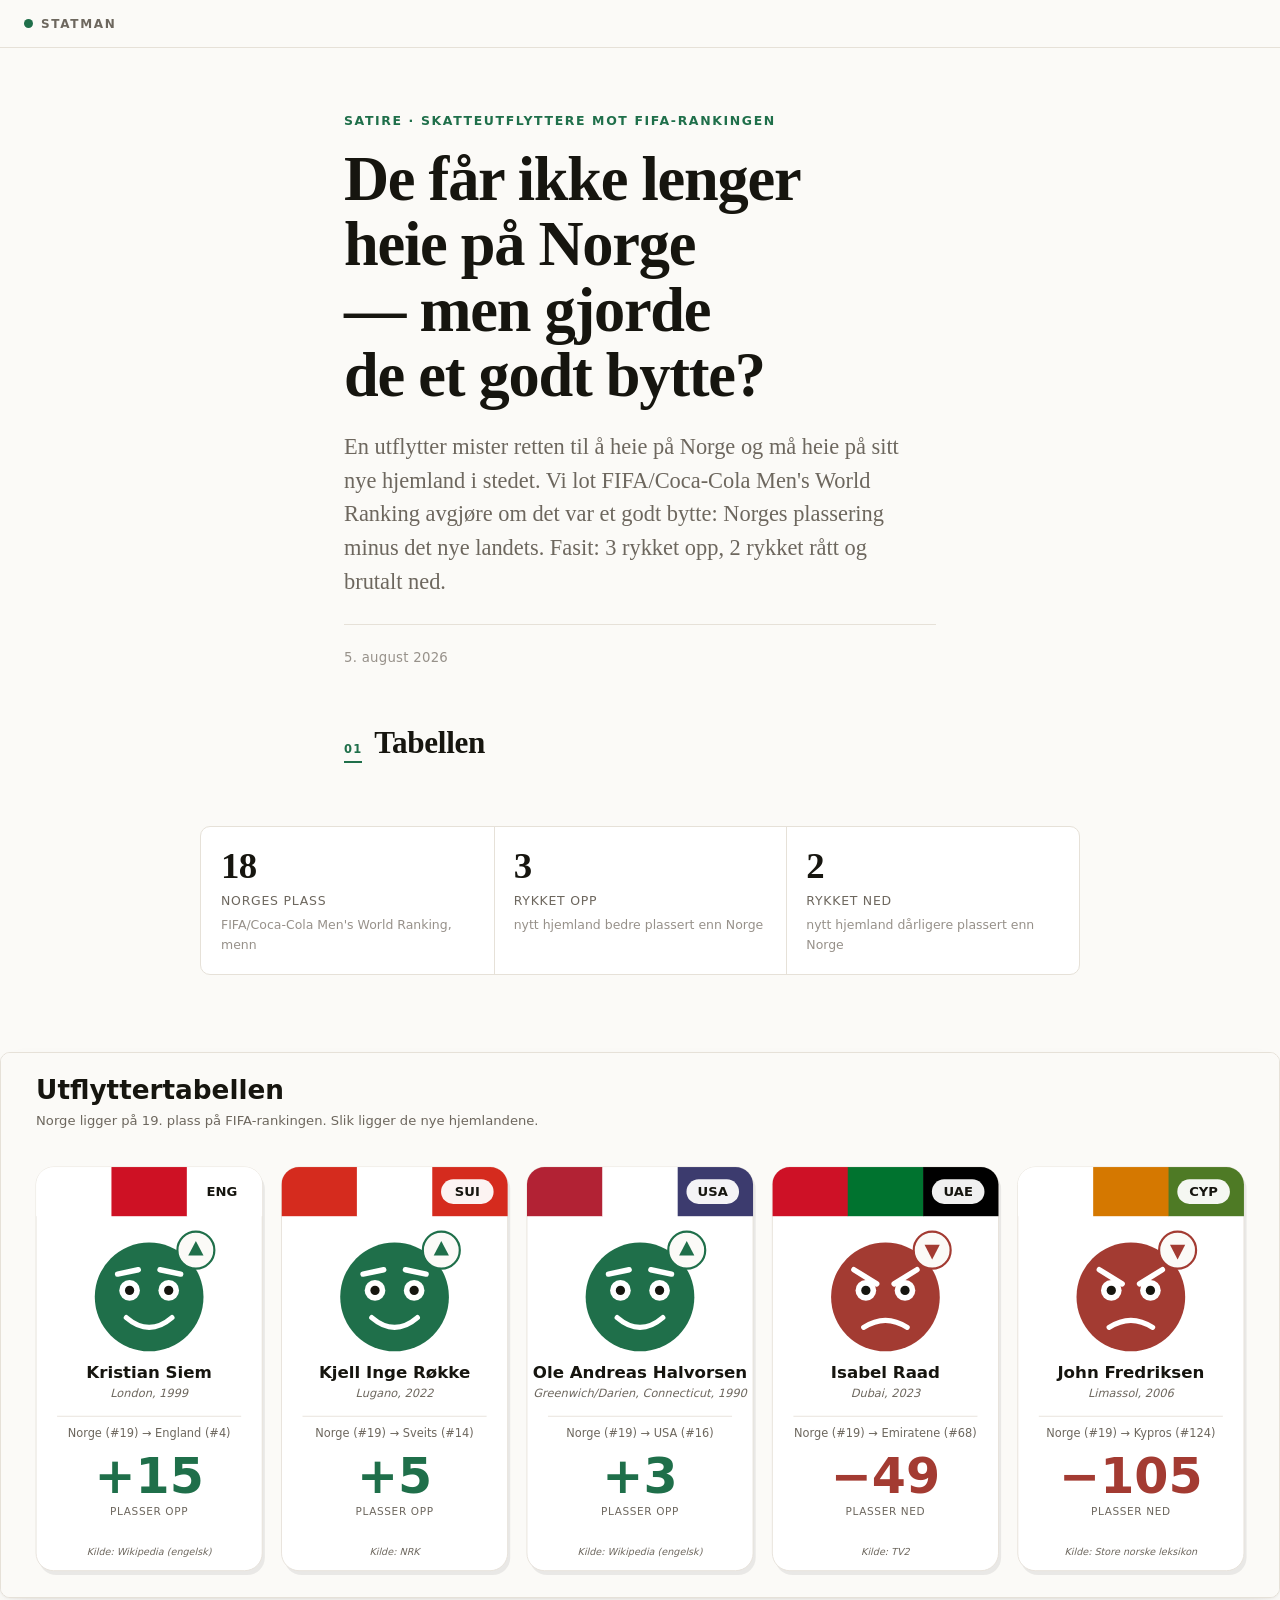
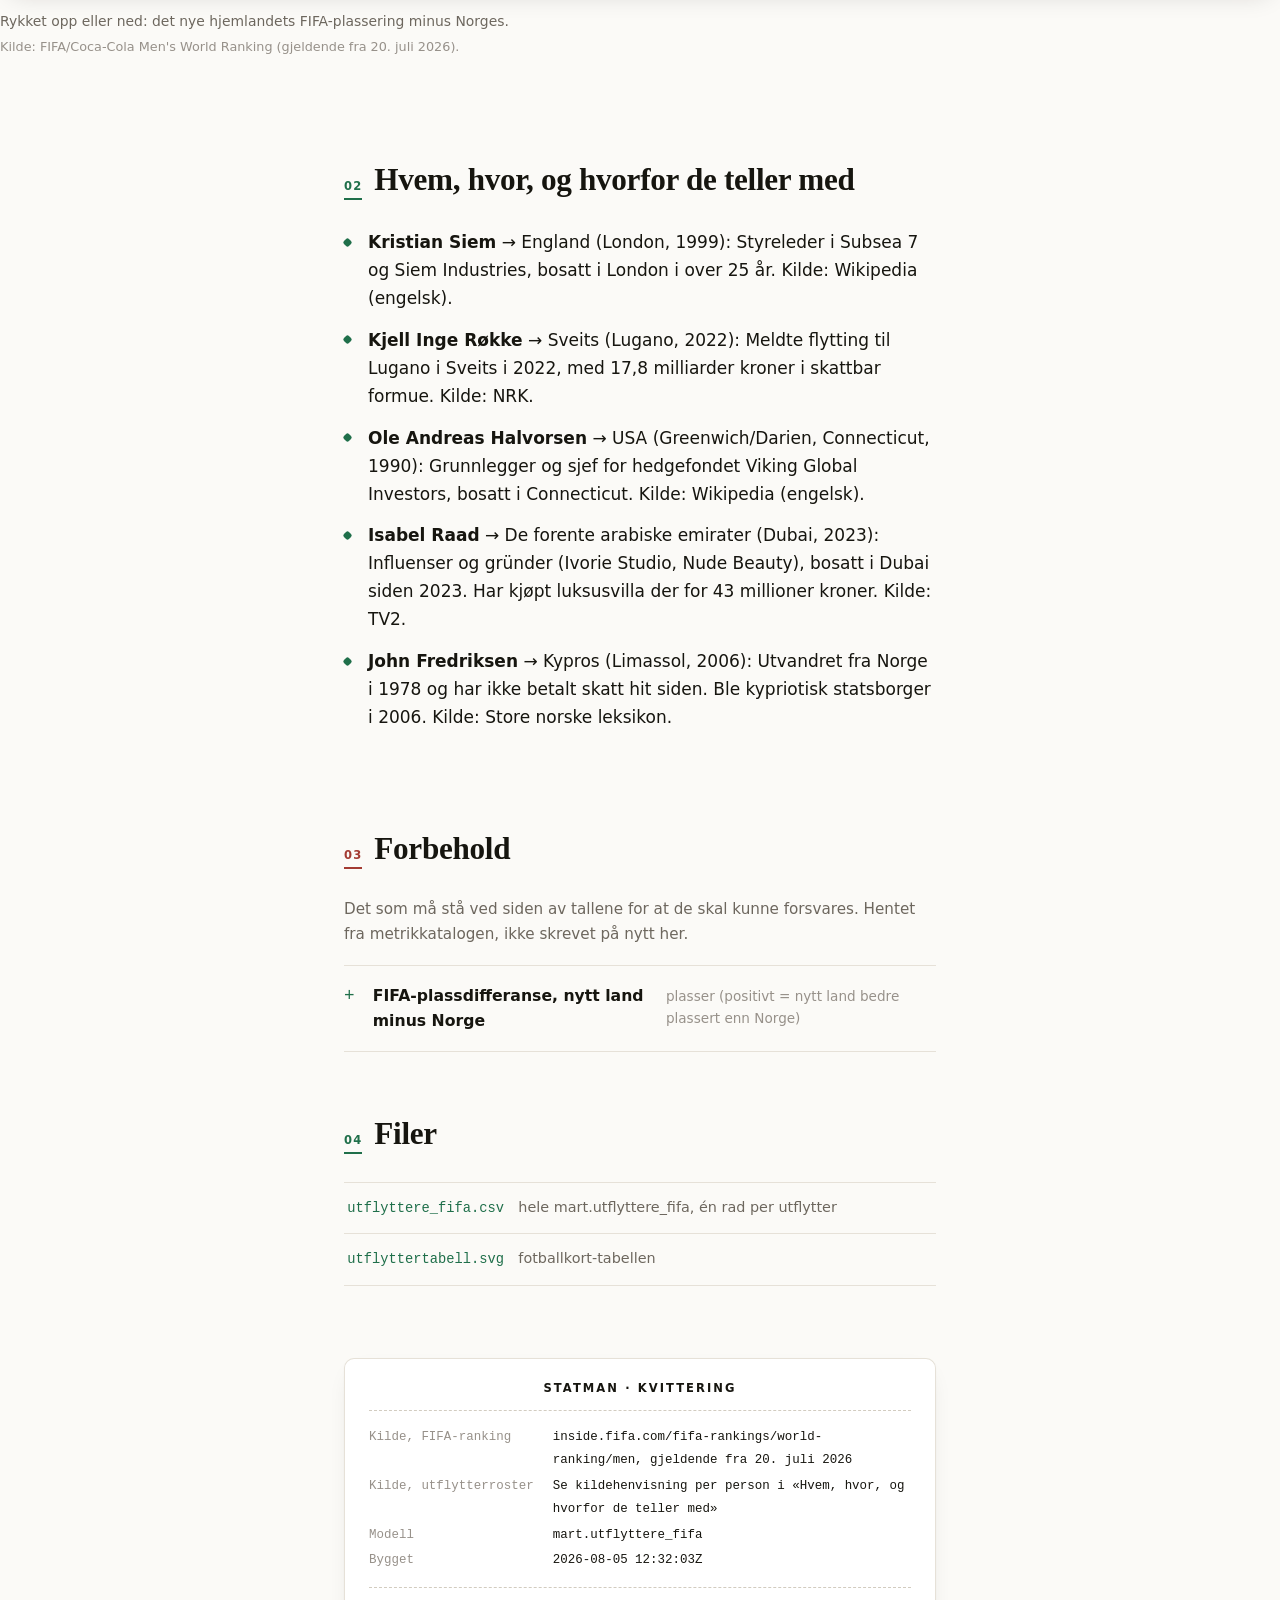
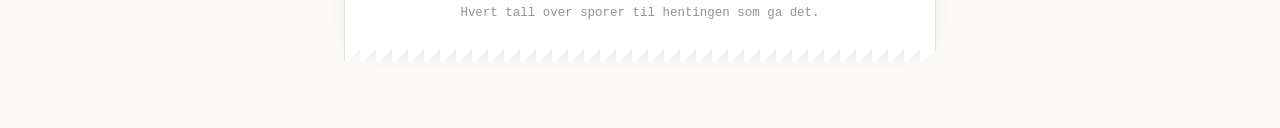
<file: docs/utflyttere_fifa/index.html>
<!doctype html>
<html lang="nb">
<head>
<meta charset="utf-8">
<meta name="viewport" content="width=device-width, initial-scale=1">
<title>De får ikke lenger heie på Norge — men gjorde de et godt bytte?</title>
<meta name="description" content="En utflytter mister retten til å heie på Norge og må heie på sitt nye hjemland i stedet. Vi lot FIFA/Coca-Cola Men&#x27;s World Ranking avgjøre om det var et godt bytte: Norges plassering minus det nye landets. Fasit: 3 rykket opp, 2 rykket rått og brutalt ned.">
<meta name="generator" content="statman">
<meta name="color-scheme" content="light dark">
<link rel="icon" href="data:image/svg+xml,%3Csvg%20xmlns='http://www.w3.org/2000/svg'%20viewBox='0%200%2032%2032'%3E%3Crect%20width='32'%20height='32'%20rx='7'%20fill='%231f6f4a'/%3E%3Crect%20x='8'%20y='17'%20width='4'%20height='8'%20fill='%23fbfaf7'/%3E%3Crect%20x='14'%20y='11'%20width='4'%20height='14'%20fill='%23fbfaf7'/%3E%3Crect%20x='20'%20y='7'%20width='4'%20height='18'%20fill='%23fbfaf7'/%3E%3C/svg%3E">
<style>
/* Statman — publiseringslaget.
   Redaksjonelt og stramt. Ett tekstspenn, én aksentfarge, mye luft.
   Lekenheten ligger i det som ikke er nødvendig for å lese: kvitteringen,
   nøkkeltallene som teller opp, figurene som glir inn. Aldri i noe som
   flytter på et tall eller skjuler et forbehold. */

:root {
  color-scheme: light dark;

  --papir: #fbfaf7;
  --flate: #ffffff;
  --blekk: #16150f;
  --dempet: #6d675e;
  --svak: #97918a;
  --strek: #e6e1d8;
  --strek-mork: #d2ccc0;
  --aksent: #1f6f4a;
  --aksent-flate: #eaf3ee;
  --fall: #a33b32;
  --skygge: 0 1px 2px rgb(22 21 15 / 0.04), 0 8px 24px -12px rgb(22 21 15 / 0.16);

  --serif: ui-serif, "Iowan Old Style", "Palatino Linotype", Palatino, Georgia, serif;
  --sans: ui-sans-serif, system-ui, -apple-system, "Segoe UI", Roboto, Helvetica, sans-serif;
  --mono: ui-monospace, "SF Mono", SFMono-Regular, "JetBrains Mono", Menlo, Consolas, monospace;

  --spenn: 37rem;
  /* Hvor bredt en «full» figur får bli. Tekstspennet er 37rem fordi en
     linje ikke skal bli lang å lese; en figur har ikke det problemet, og
     et flisediagram med 400 flater har det motsatte. */
  --full-bredde: 90rem;
  --kant: 1.5rem;
  --runding: 10px;
}

@media (prefers-color-scheme: dark) {
  :root {
    --papir: #100f0d;
    --flate: #191814;
    --blekk: #eae6dd;
    --dempet: #9d968a;
    --svak: #7a7368;
    --strek: #2b2924;
    --strek-mork: #3a3730;
    --aksent: #6cc294;
    --aksent-flate: #16241d;
    --fall: #e08a80;
    --skygge: 0 1px 2px rgb(0 0 0 / 0.4), 0 8px 24px -12px rgb(0 0 0 / 0.7);
  }
}

*, *::before, *::after { box-sizing: border-box; }

html { -webkit-text-size-adjust: 100%; scroll-behavior: smooth; }
@media (prefers-reduced-motion: reduce) { html { scroll-behavior: auto; } }

body {
  margin: 0;
  background: var(--papir);
  color: var(--blekk);
  font-family: var(--sans);
  font-size: 1.0625rem;
  line-height: 1.65;
  font-synthesis-weight: none;
  -webkit-font-smoothing: antialiased;
  text-rendering: optimizeLegibility;
}

::selection { background: var(--aksent); color: var(--papir); }

a { color: inherit; text-decoration-color: var(--strek-mork); text-underline-offset: 3px; }
a:hover { text-decoration-color: var(--aksent); }

/* -------------------------------------------------------------- rammeverk */
.fremdrift {
  position: fixed; inset: 0 auto auto 0;
  height: 2px; width: 0;
  background: var(--aksent);
  z-index: 9;
  transition: width 80ms linear;
}
@media print { .fremdrift { display: none; } }

.ark {
  display: grid;
  grid-template-columns:
    [full-start] minmax(var(--kant), 1fr)
    [wide-start] minmax(0, 9rem)
    [text-start] min(var(--spenn), 100% - var(--kant) * 2) [text-end]
    minmax(0, 9rem) [wide-end]
    minmax(var(--kant), 1fr) [full-end];
  padding-bottom: 5rem;
  counter-reset: seksjon;
}
.ark > * { grid-column: text; }

/* Seksjonene arver kolonnene fra arket, så en figur eller en tabell inne i
   en seksjon kan bryte ut av tekstspennet. Uten subgrid ville hver seksjon
   vært en boks som klemte alt inn i teksten igjen. Faller pent tilbake:
   uten støtte blir alt stående i tekstspennet. */
@supports (grid-template-columns: subgrid) {
  .ark > section {
    grid-column: full;
    display: grid;
    grid-template-columns: subgrid;
  }
  .ark > section > * { grid-column: text; }
  .ark > section > .noekkeltall,
  .ark > section > .tabell-hylse,
  .ark > section > .figur.bred { grid-column: wide; }
  .ark > section > .figur.full { grid-column: full; }
}

/* ------------------------------------------------------------------- topp */
.merke {
  grid-column: full;
  display: flex; align-items: center; gap: 0.5rem;
  padding: 1.1rem var(--kant);
  font: 600 0.75rem/1 var(--sans);
  letter-spacing: 0.14em; text-transform: uppercase;
  color: var(--dempet);
  border-bottom: 1px solid var(--strek);
  margin-bottom: 4rem;
}
.merke a { text-decoration: none; }
.merke a:hover { color: var(--aksent); }
.merke .frø {
  width: 9px; height: 9px; border-radius: 50%;
  background: var(--aksent);
  box-shadow: 0 0 0 0 color-mix(in oklab, var(--aksent) 55%, transparent);
  animation: puls 3.2s ease-out infinite;
}
@keyframes puls {
  0%   { box-shadow: 0 0 0 0 color-mix(in oklab, var(--aksent) 55%, transparent); }
  70%  { box-shadow: 0 0 0 9px color-mix(in oklab, var(--aksent) 0%, transparent); }
  100% { box-shadow: 0 0 0 0 color-mix(in oklab, var(--aksent) 0%, transparent); }
}

.stikk {
  margin: 0 0 1rem;
  font: 600 0.78rem/1.4 var(--sans);
  letter-spacing: 0.13em; text-transform: uppercase;
  color: var(--aksent);
}

h1 {
  margin: 0;
  font-family: var(--serif);
  font-size: clamp(2.3rem, 1.3rem + 3.6vw, 3.9rem);
  font-weight: 600;
  line-height: 1.05;
  letter-spacing: -0.02em;
  text-wrap: balance;
}

.ingress {
  margin: 1.4rem 0 0;
  font-family: var(--serif);
  font-size: clamp(1.15rem, 1rem + 0.6vw, 1.4rem);
  line-height: 1.5;
  color: var(--dempet);
  text-wrap: pretty;
}

.datolinje {
  margin: 1.6rem 0 0;
  padding-top: 1.4rem;
  border-top: 1px solid var(--strek);
  font-size: 0.83rem;
  color: var(--svak);
  letter-spacing: 0.02em;
}

/* --------------------------------------------------------------- seksjoner */
section { margin-top: 3.5rem; }
section:first-of-type { margin-top: 3rem; }

h2 {
  counter-increment: seksjon;
  display: flex; align-items: baseline; gap: 0.75rem;
  margin: 0 0 1.4rem;
  font-family: var(--serif);
  font-size: clamp(1.5rem, 1.2rem + 1vw, 1.95rem);
  font-weight: 600;
  letter-spacing: -0.01em;
  scroll-margin-top: 2rem;
}
h2::before {
  content: counter(seksjon, decimal-leading-zero);
  flex: none;
  font: 600 0.72rem/1.9 var(--sans);
  letter-spacing: 0.1em;
  color: var(--aksent);
  border-bottom: 2px solid var(--aksent);
}

p { margin: 0 0 1.1rem; text-wrap: pretty; }
strong { font-weight: 650; }
code {
  font-family: var(--mono);
  font-size: 0.87em;
  background: var(--aksent-flate);
  padding: 0.1em 0.35em;
  border-radius: 4px;
}

/* --------------------------------------------------------------- funnliste */
.funn { margin: 0 0 1.4rem; padding: 0; list-style: none; }
.funn li {
  position: relative;
  padding: 0 0 0 1.5rem;
  margin-bottom: 0.85rem;
}
.funn li::before {
  content: "";
  position: absolute; left: 0; top: 0.62em;
  width: 7px; height: 7px;
  border-radius: 2px;
  background: var(--aksent);
  transform: rotate(45deg);
  transition: transform 220ms ease;
}
.funn li:hover::before { transform: rotate(135deg) scale(1.15); }

/* -------------------------------------------------------------- nøkkeltall */
.noekkeltall {
  display: grid;
  grid-template-columns: repeat(auto-fit, minmax(min(100%, 9.5rem), 1fr));
  margin: 2.2rem 0;
  background: var(--flate);
  border: 1px solid var(--strek);
  border-radius: var(--runding);
  overflow: hidden;
}
/* Skillelinjene ligger på cellene, ikke i mellomrommet mellom dem. Det
   koster negative marginer, men et rutenett som ikke går opp får da tomrom
   i kortfargen i stedet for en grå flekk. */
.noekkeltall div {
  padding: 1.15rem 1.25rem;
  margin: 0 -1px -1px 0;
  border-right: 1px solid var(--strek);
  border-bottom: 1px solid var(--strek);
}
.noekkeltall .tall {
  display: block;
  font-family: var(--serif);
  font-size: clamp(1.7rem, 1.4rem + 1.2vw, 2.3rem);
  font-weight: 600;
  line-height: 1.1;
  letter-spacing: -0.02em;
  font-variant-numeric: tabular-nums;
}
.noekkeltall .etikett {
  display: block;
  margin-top: 0.45rem;
  font-size: 0.78rem;
  line-height: 1.35;
  letter-spacing: 0.06em;
  text-transform: uppercase;
  color: var(--dempet);
}
.noekkeltall .merknad {
  display: block;
  margin-top: 0.3rem;
  font-size: 0.78rem;
  color: var(--svak);
}

/* ------------------------------------------------------------------ figurer */
.figur { margin: 2.6rem 0; }
/* `width: 100%` er ikke overflødig. Uten den gjør `margin-inline: auto` at
   figuren blir en shrink-to-fit-boks: automargene suger opp ledig plass, og
   bredden bestemmes av det bredeste barnet med egen intrinsisk bredde. For
   en PNG er det bildet, som er bredt nok til at ingen merker det. For en
   figur sida tegner selv er det *bildeteksten*, som er begrenset til
   tekstspennet — så flisediagrammet rendret på 592 piksler der det skulle
   hatt 1440, og all skrift i det ble halvert. */
.figur.full {
  width: 100%;
  max-width: var(--full-bredde);
  margin-inline: auto;
}
.figur a { display: block; text-decoration: none; }
.figur img {
  display: block; width: 100%; height: auto;
  border: 1px solid var(--strek);
  border-radius: var(--runding);
  background: #fff;
  box-shadow: var(--skygge);
  transition: transform 260ms cubic-bezier(.2,.7,.3,1), box-shadow 260ms ease;
}
.figur a:hover img { transform: translateY(-3px); box-shadow: 0 1px 2px rgb(22 21 15 / .05), 0 20px 44px -20px rgb(22 21 15 / .3); }
.figur figcaption {
  margin-top: 0.85rem;
  font-size: 0.87rem;
  line-height: 1.55;
  color: var(--dempet);
  max-width: var(--spenn);
}
.figur .kilde { display: block; margin-top: 0.25rem; color: var(--svak); font-size: 0.8rem; }

/* Glir inn ved scroll. Slås av av .rolig, som JS setter når brukeren har
   bedt om mindre bevegelse. */
body:not(.rolig) .avslor {
  opacity: 0;
  transform: translateY(14px);
}
body:not(.rolig) .avslor.synlig {
  opacity: 1;
  transform: none;
  transition: opacity 620ms ease, transform 620ms cubic-bezier(.2,.7,.3,1);
}

/* ------------------------------------------------------------------ tabeller */
.tabell-hylse {
  margin: 2.2rem 0;
  overflow-x: auto;
  border: 1px solid var(--strek);
  border-radius: var(--runding);
  background: var(--flate);
}
table { width: 100%; border-collapse: collapse; font-size: 0.9rem; }
thead th {
  position: sticky; top: 0;
  background: var(--flate);
  border-bottom: 1px solid var(--strek-mork);
  padding: 0.75rem 1rem;
  text-align: left;
  font-weight: 600;
  font-size: 0.76rem;
  letter-spacing: 0.07em;
  text-transform: uppercase;
  color: var(--dempet);
  white-space: nowrap;
}
th.h {
  cursor: pointer;
  user-select: none;
  transition: color 160ms ease;
}
th.h:hover { color: var(--aksent); }
th.h::after {
  content: "↕";
  margin-left: 0.4em;
  opacity: 0.28;
  font-size: 0.9em;
}
th.h[data-vei="opp"]::after   { content: "↑"; opacity: 1; color: var(--aksent); }
th.h[data-vei="ned"]::after   { content: "↓"; opacity: 1; color: var(--aksent); }
tbody td {
  padding: 0.6rem 1rem;
  border-top: 1px solid var(--strek);
  font-variant-numeric: tabular-nums;
}
tbody tr { transition: background 140ms ease; }
tbody tr:hover { background: var(--aksent-flate); }
td.right, th.right { text-align: right; }
.tabell-tekst { margin: -1.4rem 0 2.2rem; font-size: 0.85rem; color: var(--svak); }

/* ----------------------------------------------------------------- forbehold */
.forbehold h2::before { color: var(--fall); border-color: var(--fall); }
.forbehold p.hvorfor { color: var(--dempet); font-size: 0.95rem; }
details {
  border-top: 1px solid var(--strek);
  padding: 0.15rem 0;
}
details:last-of-type { border-bottom: 1px solid var(--strek); }
summary {
  display: flex; align-items: baseline; gap: 0.7rem;
  padding: 0.9rem 0;
  cursor: pointer;
  list-style: none;
  font-weight: 600;
  font-size: 0.98rem;
}
summary::-webkit-details-marker { display: none; }
summary::before {
  content: "+";
  flex: none;
  width: 1.1rem;
  font: 400 1.1rem/1 var(--mono);
  color: var(--aksent);
  transition: transform 220ms cubic-bezier(.2,.7,.3,1);
}
details[open] summary::before { transform: rotate(45deg); }
summary .enhet { font-weight: 400; color: var(--svak); font-size: 0.85rem; }
summary:hover { color: var(--aksent); }
details ul { margin: 0 0 1.1rem; padding-left: 1.85rem; }
details li { margin-bottom: 0.5rem; font-size: 0.94rem; color: var(--dempet); }
details li.brudd::marker { color: var(--fall); }
details .kilde-linje {
  margin: 0 0 0.8rem 1.85rem;
  font-size: 0.82rem;
  color: var(--svak);
}

/* --------------------------------------------------------------------- filer */
.filer { margin: 0; padding: 0; list-style: none; }
.filer li { border-top: 1px solid var(--strek); }
.filer li:last-child { border-bottom: 1px solid var(--strek); }
.filer a {
  display: flex; flex-wrap: wrap; align-items: baseline; gap: 0.2rem 0.9rem;
  padding: 0.8rem 0.2rem;
  text-decoration: none;
  transition: padding-left 200ms cubic-bezier(.2,.7,.3,1), background 160ms ease;
}
.filer a:hover { padding-left: 0.7rem; background: var(--aksent-flate); }
.filer .navn { font-family: var(--mono); font-size: 0.86rem; color: var(--aksent); }
.filer .om { color: var(--dempet); font-size: 0.9rem; }

/* --------------------------------------------------------------- kvitteringen */
/* Proveniensen satt som en kassalapp. Den er der fordi det er det systemet
   gjør best: et publisert tall skal kunne spores tilbake til hentingen som
   ga det, også av noen som bare har denne sida. */
.kvittering {
  --pad: 1.5rem;
  position: relative;
  margin: 4.5rem 0 0;
  padding: var(--pad);
  background: var(--flate);
  border: 1px solid var(--strek);
  border-bottom: 0;
  border-radius: var(--runding) var(--runding) 0 0;
  box-shadow: var(--skygge);
  font-family: var(--mono);
  font-size: 0.78rem;
  line-height: 1.9;
  color: var(--dempet);
}
.kvittering::after {
  content: "";
  position: absolute; left: -1px; right: -1px; bottom: -11px;
  height: 12px;
  background: var(--flate);
  border-inline: 1px solid var(--strek);
  -webkit-mask: linear-gradient(-45deg, #0000 8px, #000 0) 0 0 / 16px 100% repeat-x;
          mask: linear-gradient(-45deg, #0000 8px, #000 0) 0 0 / 16px 100% repeat-x;
}
.kvittering h2 {
  display: block;
  margin: 0 0 1rem;
  font: 600 0.72rem/1 var(--sans);
  letter-spacing: 0.18em;
  text-transform: uppercase;
  color: var(--blekk);
  text-align: center;
}
.kvittering h2::before { content: none; }
.kvittering hr {
  border: 0;
  border-top: 1px dashed var(--strek-mork);
  margin: 0.9rem 0;
}
.kvittering dl {
  display: grid;
  grid-template-columns: minmax(6rem, auto) 1fr;
  gap: 0.1rem 1.2rem;
  margin: 0;
}
@media (max-width: 32rem) {
  .kvittering dl { grid-template-columns: 1fr; }
  .kvittering dt { margin-top: 0.6rem; }
}
.kvittering dt { color: var(--svak); white-space: nowrap; }
.kvittering dd { margin: 0; overflow-wrap: anywhere; color: var(--blekk); }
.kvittering .bunn { margin: 0.9rem 0 0; text-align: center; color: var(--svak); }

/* ------------------------------------------------------------------- arkivet */
.arkiv { list-style: none; margin: 2rem 0 0; padding: 0; }
.arkiv li { border-top: 1px solid var(--strek); }
.arkiv li:last-child { border-bottom: 1px solid var(--strek); }
.arkiv a {
  display: block;
  padding: 1.9rem 0.2rem;
  text-decoration: none;
  transition: padding-left 260ms cubic-bezier(.2,.7,.3,1), background 180ms ease;
}
.arkiv a:hover { padding-left: 0.9rem; background: var(--aksent-flate); }
.arkiv .stikk { margin-bottom: 0.5rem; font-size: 0.7rem; }
.arkiv h2 {
  display: block;
  margin: 0 0 0.5rem;
  font-size: clamp(1.35rem, 1.15rem + 0.8vw, 1.7rem);
}
.arkiv h2::before { content: none; }
.arkiv p { margin: 0; color: var(--dempet); font-size: 0.96rem; }
.arkiv time { display: block; margin-top: 0.7rem; font-size: 0.78rem; color: var(--svak); font-variant-numeric: tabular-nums; }
.tomt { color: var(--svak); font-style: italic; }

/* --------------------------------------------------------------------- print */
@media print {
  body { background: #fff; font-size: 10.5pt; }
  .merke, .fremdrift { display: none; }
  .figur img { box-shadow: none; }
  details { break-inside: avoid; }
  details:not([open]) > *:not(summary) { display: block !important; }
  .kvittering { box-shadow: none; break-inside: avoid; }
  a { text-decoration: none; }
}
</style>
</head>
<body>
<div class="fremdrift" id="fremdrift"></div>
<article class="ark"><div class="merke"><span class="frø"></span><a href="../index.html">Statman</a></div><header><p class="stikk">Satire · Skatteutflyttere mot FIFA-rankingen</p><h1>De får ikke lenger heie på Norge — men gjorde de et godt bytte?</h1><p class="ingress">En utflytter mister retten til å heie på Norge og må heie på sitt nye hjemland i stedet. Vi lot FIFA/Coca-Cola Men&#x27;s World Ranking avgjøre om det var et godt bytte: Norges plassering minus det nye landets. Fasit: 3 rykket opp, 2 rykket rått og brutalt ned.</p><p class="datolinje"><time datetime="2026-08-05">5. august 2026</time></p></header><section id="tabellen"><h2>Tabellen</h2><div class="noekkeltall avslor"><div><span class="tall">19</span><span class="etikett">Norges plass</span><span class="merknad">FIFA/Coca-Cola Men&#x27;s World Ranking, menn</span></div><div><span class="tall">3</span><span class="etikett">Rykket opp</span><span class="merknad">nytt hjemland bedre plassert enn Norge</span></div><div><span class="tall">2</span><span class="etikett">Rykket ned</span><span class="merknad">nytt hjemland dårligere plassert enn Norge</span></div></div><figure class="figur full avslor"><a href="utflyttertabell.svg"><img src="utflyttertabell.svg" alt="Fire fotballkort-stiliserte ruter, én per utflytter, med flaggfarger, landskode, tegnet glad- eller sint-fjes og differansen mot Norges FIFA-plassering." loading="lazy" decoding="async"></a><figcaption>Rykket opp eller ned: det nye hjemlandets FIFA-plassering minus Norges.<span class="kilde">Kilde: FIFA/Coca-Cola Men&#x27;s World Ranking (gjeldende fra 20. juli 2026).</span></figcaption></figure></section><section id="hvem-hvor-og-hvorfor-de-teller-med"><h2>Hvem, hvor, og hvorfor de teller med</h2><ul class="funn"><li><strong>Kristian Siem</strong> → England (London, 1999): Styreleder i Subsea 7 og Siem Industries, bosatt i London i over 25 år. Kilde: Wikipedia (engelsk).</li><li><strong>Kjell Inge Røkke</strong> → Sveits (Lugano, 2022): Meldte flytting til Lugano i Sveits i 2022, med 17,8 milliarder kroner i skattbar formue. Kilde: NRK.</li><li><strong>Ole Andreas Halvorsen</strong> → USA (Greenwich/Darien, Connecticut, 1990): Grunnlegger og sjef for hedgefondet Viking Global Investors, bosatt i Connecticut. Kilde: Wikipedia (engelsk).</li><li><strong>Isabel Raad</strong> → De forente arabiske emirater (Dubai, 2023): Influenser og gründer (Ivorie Studio, Nude Beauty), bosatt i Dubai siden 2023. Har kjøpt luksusvilla der for 43 millioner kroner. Kilde: TV2.</li><li><strong>John Fredriksen</strong> → Kypros (Limassol, 2006): Utvandret fra Norge i 1978 og har ikke betalt skatt hit siden. Ble kypriotisk statsborger i 2006. Kilde: Store norske leksikon.</li></ul></section><section class="forbehold" id="forbehold"><h2>Forbehold</h2><p class="hvorfor">Det som må stå ved siden av tallene for at de skal kunne forsvares. Hentet fra metrikkatalogen, ikke skrevet på nytt her.</p><details><summary>FIFA-plassdifferanse, nytt land minus Norge <span class="enhet">plasser (positivt = nytt land bedre plassert enn Norge)</span></summary><p class="kilde-linje">Kilde: FIFA/Coca-Cola Men&#x27;s World Ranking, gjeldende fra 20. juli 2026 — se statman/sources/fifa.py</p><ul><li>Dette er satire. FIFA-rangeringen sier ingenting om hvor bra det er å bo et sted, og differansen her måler ingenting annet enn to tall på en liste samme dag.</li><li>Rangeringen er et øyeblikksbilde, ikke en trend: gjeldende fra 20. juli 2026, uendret til neste offisielle oppdatering 7. oktober 2026. En utflytter rangeres ikke om av kamper spilt etter det, eller av hvor lenge de faktisk har bodd i det nye landet.</li><li>Landet er identifisert ved FIFA-medlemskap, ikke ved skattemessig bosted. England har egen FIFA-rangering adskilt fra resten av Storbritannia; det gjør ingen forskjell for den skattemessige vurderingen, bare for hvilket lag som telles.</li><li>Firemannsutvalget er ikke en fullstendig liste over norske skatteutflyttere, bare fire navngitte, dokumenterte tilfeller — ett land per person. Se kilde_url i mart.utflyttere_fifa for hver enkelt.</li></ul></details></section><section id="filer"><h2>Filer</h2><ul class="filer"><li><a href="utflyttere_fifa.csv" download><span class="navn">utflyttere_fifa.csv</span><span class="om">hele mart.utflyttere_fifa, én rad per utflytter</span></a></li><li><a href="utflyttertabell.svg" download><span class="navn">utflyttertabell.svg</span><span class="om">fotballkort-tabellen</span></a></li></ul></section><footer class="kvittering"><h2>Statman · kvittering</h2><hr><dl><dt>Kilde, FIFA-ranking</dt><dd>inside.fifa.com/fifa-rankings/world-ranking/men, gjeldende fra 20. juli 2026</dd><dt>Kilde, utflytterroster</dt><dd>Se kildehenvisning per person i «Hvem, hvor, og hvorfor de teller med»</dd><dt>Modell</dt><dd>mart.utflyttere_fifa</dd><dt>Bygget</dt><dd>2026-08-05 12:32:03Z</dd></dl><hr><p class="bunn">Hvert tall over sporer til hentingen som ga det.</p></footer></article>
<script>
/* Statman — publiseringslaget.
   Fire små ting: lesefremdrift, tall som teller opp, figurer som glir inn,
   tabeller som kan sorteres. Ingenting her endrer et tall, og sida er fullt
   lesbar uten skript i det hele tatt. */
(function () {
  "use strict";

  var rolig = window.matchMedia("(prefers-reduced-motion: reduce)").matches;
  if (rolig) document.body.classList.add("rolig");

  /* ------------------------------------------------------ lesefremdrift */
  var stripe = document.getElementById("fremdrift");
  if (stripe) {
    var ventende = false;
    var tegn = function () {
      ventende = false;
      var h = document.documentElement;
      var strekk = h.scrollHeight - h.clientHeight;
      var del = strekk > 0 ? h.scrollTop / strekk : 0;
      stripe.style.width = Math.min(100, Math.max(0, del * 100)).toFixed(2) + "%";
    };
    addEventListener("scroll", function () {
      if (!ventende) { ventende = true; requestAnimationFrame(tegn); }
    }, { passive: true });
    addEventListener("resize", tegn, { passive: true });
    tegn();
  }

  /* --------------------------------------------------------- norske tall */
  // "+707 095", "14,4 %", "−22,1 %" -> {før, tall, desimaler, etter}
  // Tallet får ikke slutte på mellomrom — ellers spiser det opp det harde
  // mellomrommet foran «%» og «øre», og enheten klistrer seg til tallet.
  var TALL = /^(.*?)(\d(?:[\d\s]*\d)?(?:,\d+)?)(.*)$/s;

  function les(tekst) {
    var m = TALL.exec(tekst);
    if (!m) return null;
    var rå = m[2].replace(/\s/g, "").replace(",", ".");
    var verdi = parseFloat(rå);
    if (!isFinite(verdi)) return null;
    var komma = m[2].indexOf(",");
    return {
      før: m[1],
      verdi: verdi,
      desimaler: komma === -1 ? 0 : m[2].length - komma - 1,
      etter: m[3]
    };
  }

  function skriv(del, verdi) {
    return del.før + verdi.toLocaleString("nb-NO", {
      minimumFractionDigits: del.desimaler,
      maximumFractionDigits: del.desimaler
    }) + del.etter;
  }

  /* ------------------------------------------- nøkkeltall som teller opp */
  function tell(el) {
    var del = les(el.textContent);
    if (!del) return;
    var start = performance.now();
    var varighet = 900;
    var steg = function (nå) {
      var t = Math.min(1, (nå - start) / varighet);
      var lettet = 1 - Math.pow(1 - t, 3);
      el.textContent = skriv(del, del.verdi * lettet);
      if (t < 1) requestAnimationFrame(steg);
      else el.textContent = skriv(del, del.verdi);
    };
    requestAnimationFrame(steg);
  }

  /* ------------------------------------------------ avsløring ved scroll */
  var mål = document.querySelectorAll(".avslor");
  if (!rolig && "IntersectionObserver" in window) {
    var kikker = new IntersectionObserver(function (poster) {
      poster.forEach(function (post) {
        if (!post.isIntersecting) return;
        post.target.classList.add("synlig");
        post.target.querySelectorAll(".tall").forEach(tell);
        kikker.unobserve(post.target);
      });
    }, { rootMargin: "0px 0px -8% 0px", threshold: 0.12 });
    mål.forEach(function (el) { kikker.observe(el); });
  } else {
    mål.forEach(function (el) { el.classList.add("synlig"); });
  }

  /* ---------------------------------------------------- sorterbare tabeller */
  document.querySelectorAll("table[data-sorterbar]").forEach(function (tabell) {
    var kropp = tabell.tBodies[0];
    if (!kropp) return;
    var opprinnelig = Array.prototype.slice.call(kropp.rows);

    tabell.querySelectorAll("thead th").forEach(function (th, kol) {
      th.classList.add("h");
      th.tabIndex = 0;
      th.setAttribute("role", "button");

      var sorter = function () {
        var vei = th.dataset.vei === "ned" ? "opp" : th.dataset.vei === "opp" ? "" : "ned";
        tabell.querySelectorAll("thead th").forEach(function (annen) {
          delete annen.dataset.vei;
          annen.removeAttribute("aria-sort");
        });

        if (!vei) {
          opprinnelig.forEach(function (rad) { kropp.appendChild(rad); });
          return;
        }
        th.dataset.vei = vei;
        th.setAttribute("aria-sort", vei === "ned" ? "descending" : "ascending");

        var retning = vei === "ned" ? -1 : 1;
        var rader = Array.prototype.slice.call(kropp.rows);
        rader.sort(function (a, b) {
          var ta = a.cells[kol].textContent.trim();
          var tb = b.cells[kol].textContent.trim();
          var na = les(ta), nb = les(tb);
          // Bare tallsortering når hele kolonneparet er tall. Ellers
          // ville «Nes» og «1806» blitt sammenlignet på hver sin skala.
          if (na && nb && /^[^\p{L}]*$/u.test(ta.replace(/[%\s]/g, ""))) {
            var fa = /^\s*[-−]/.test(ta) ? -na.verdi : na.verdi;
            var fb = /^\s*[-−]/.test(tb) ? -nb.verdi : nb.verdi;
            return (fa - fb) * retning;
          }
          return ta.localeCompare(tb, "nb") * retning;
        });
        rader.forEach(function (rad) { kropp.appendChild(rad); });
      };

      th.addEventListener("click", sorter);
      th.addEventListener("keydown", function (e) {
        if (e.key === "Enter" || e.key === " ") { e.preventDefault(); sorter(); }
      });
    });
  });
})();
</script>
</body>
</html>
</file>
